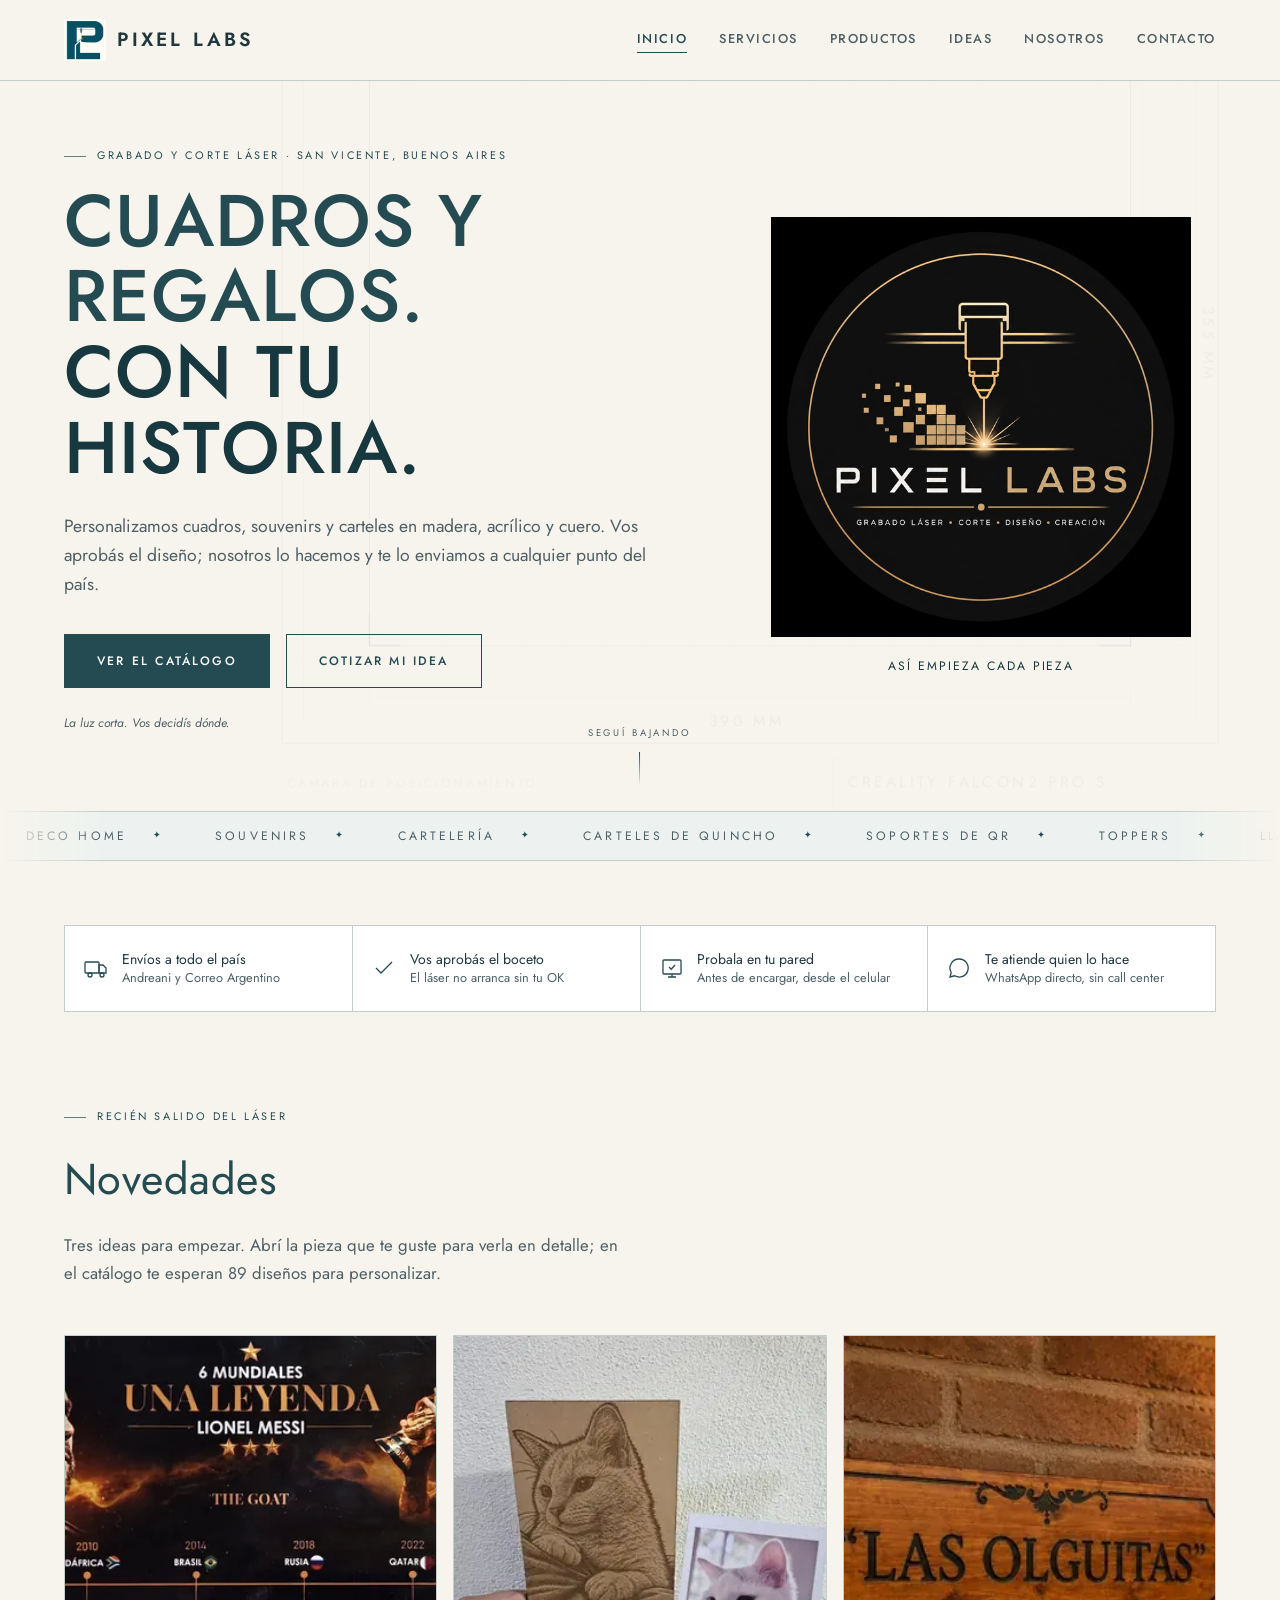
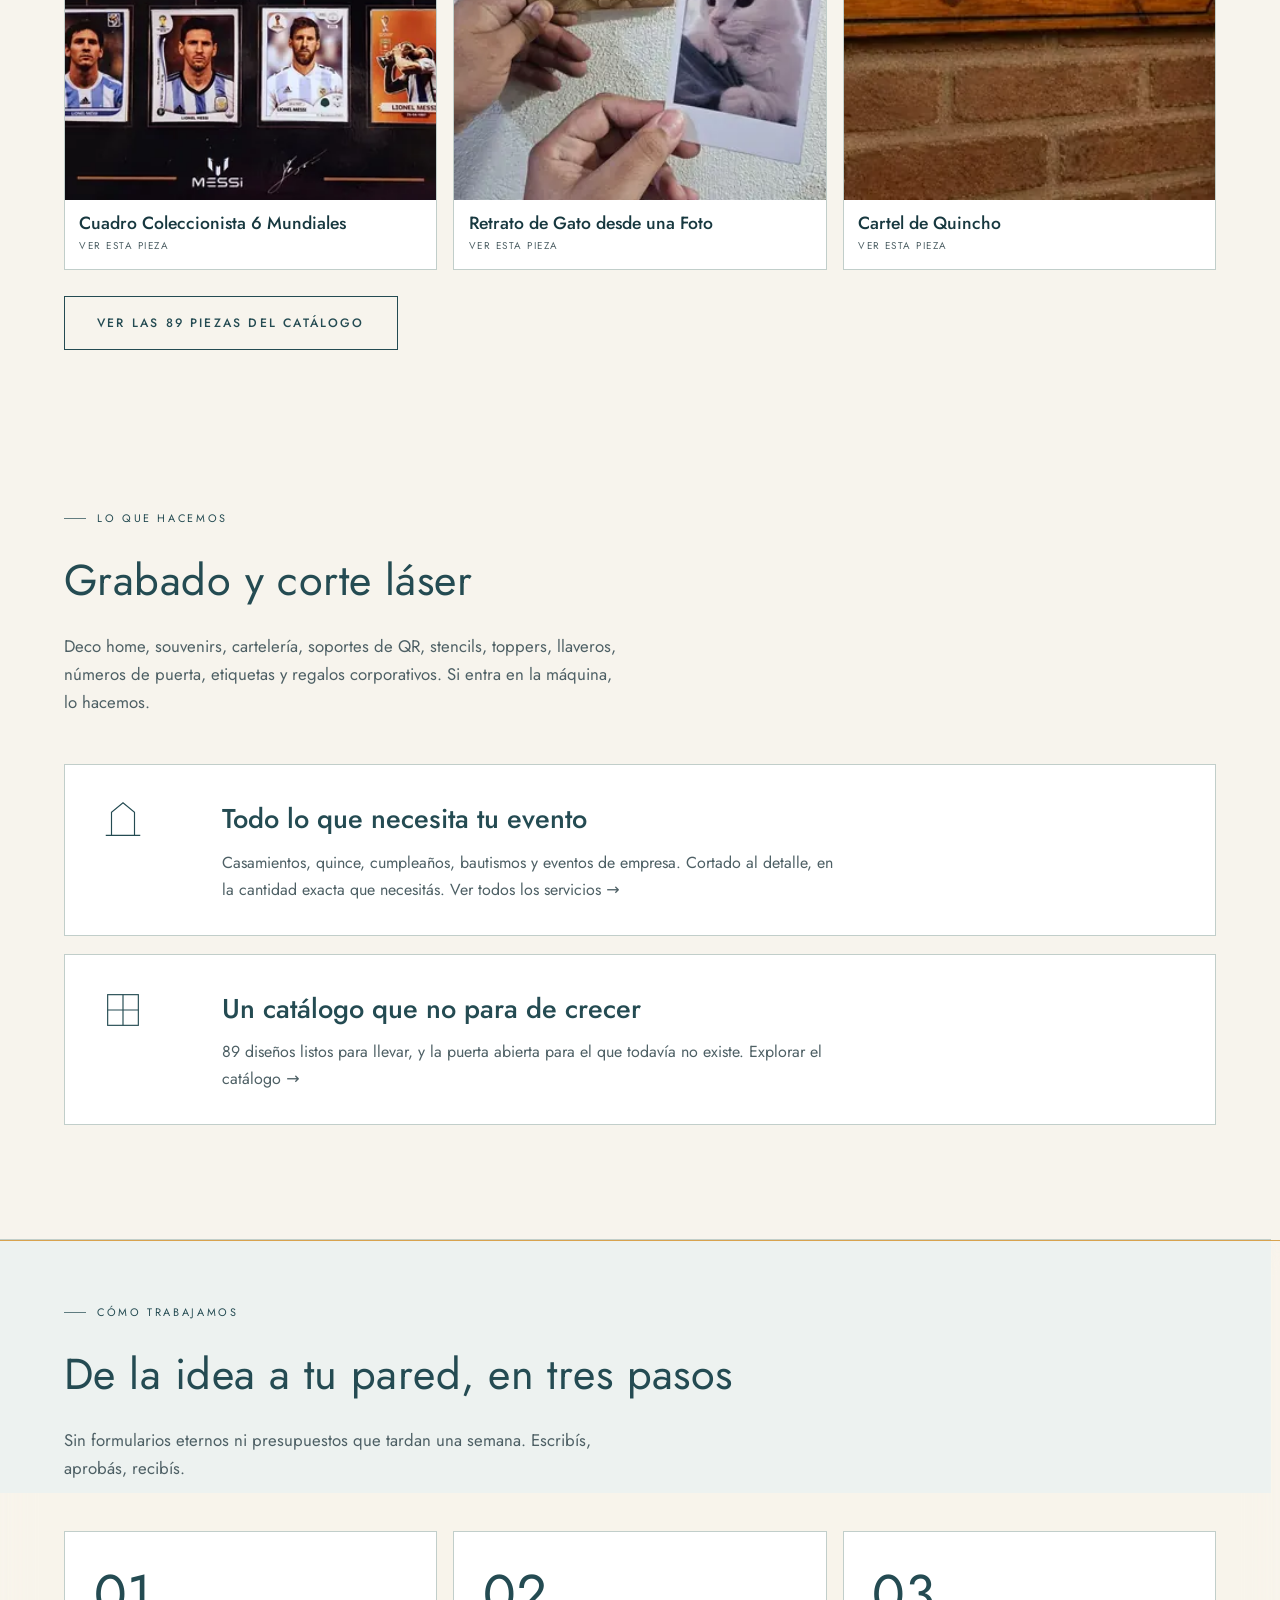
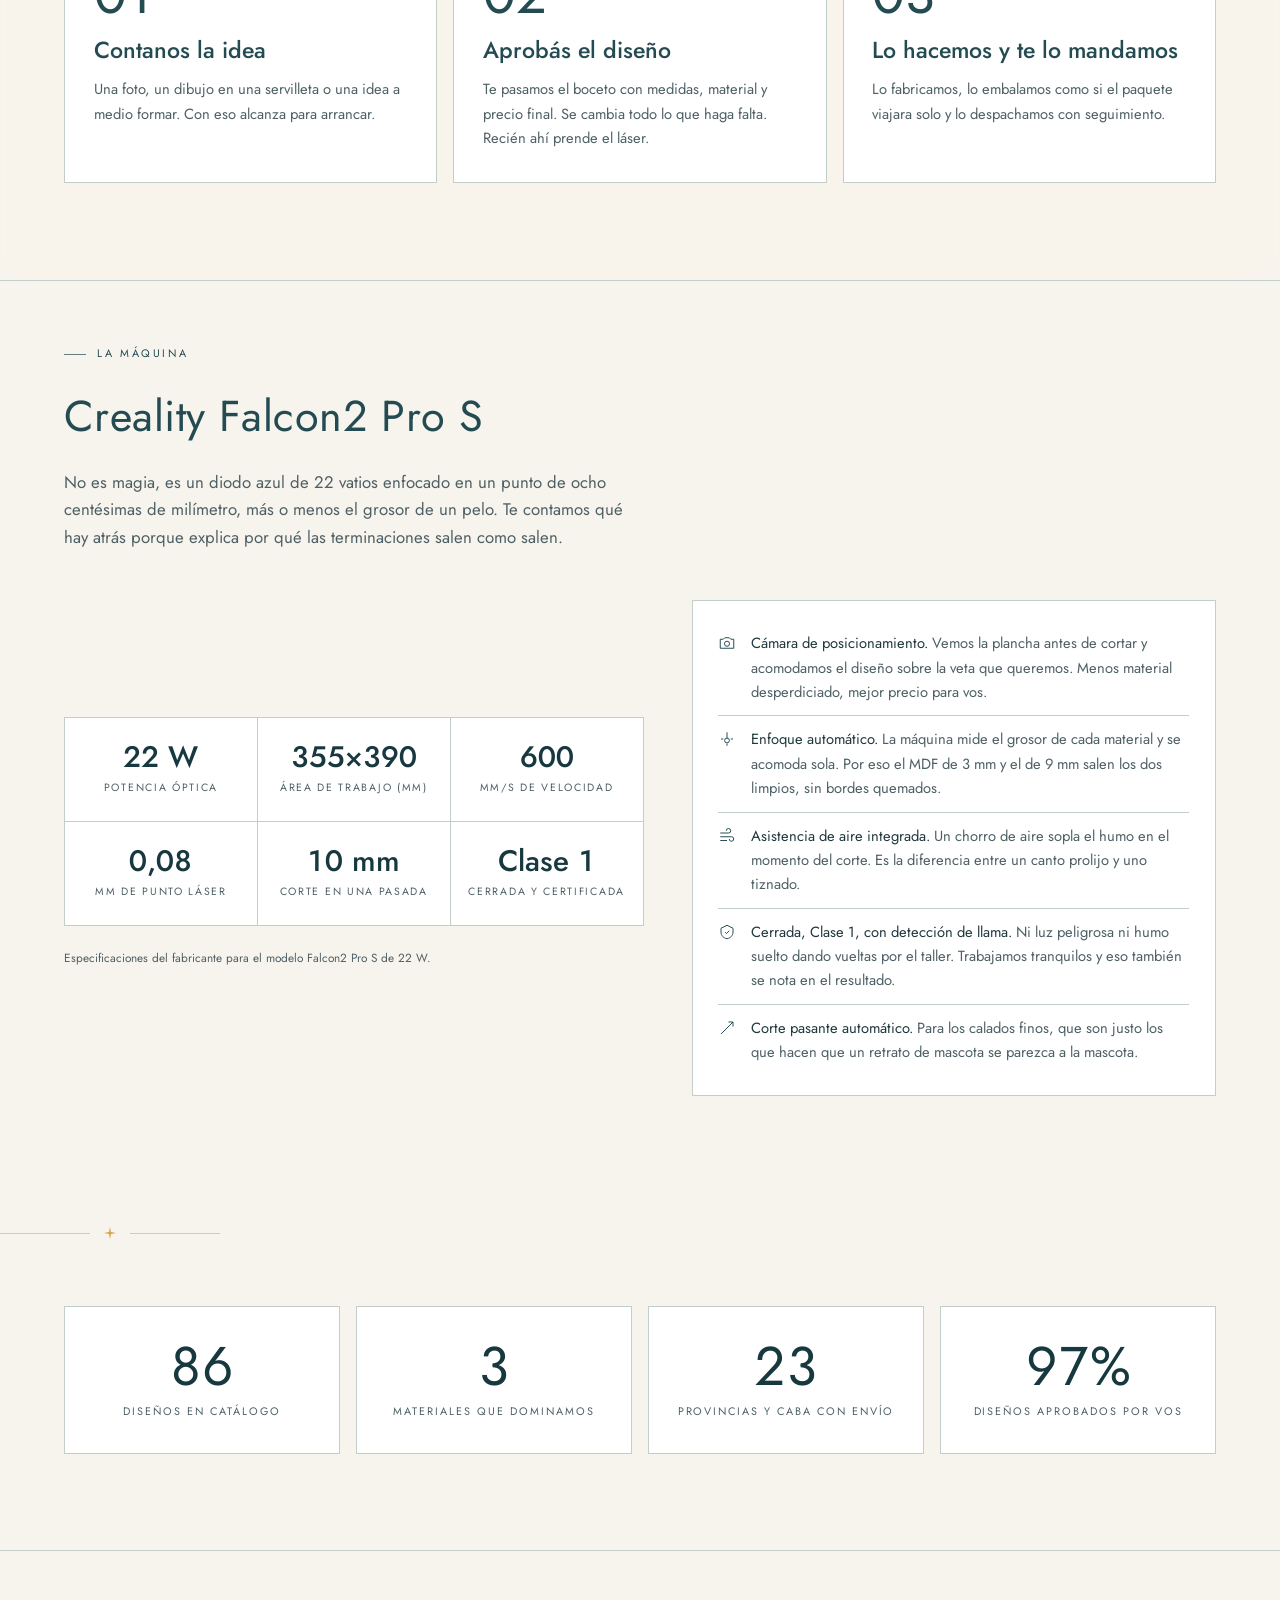
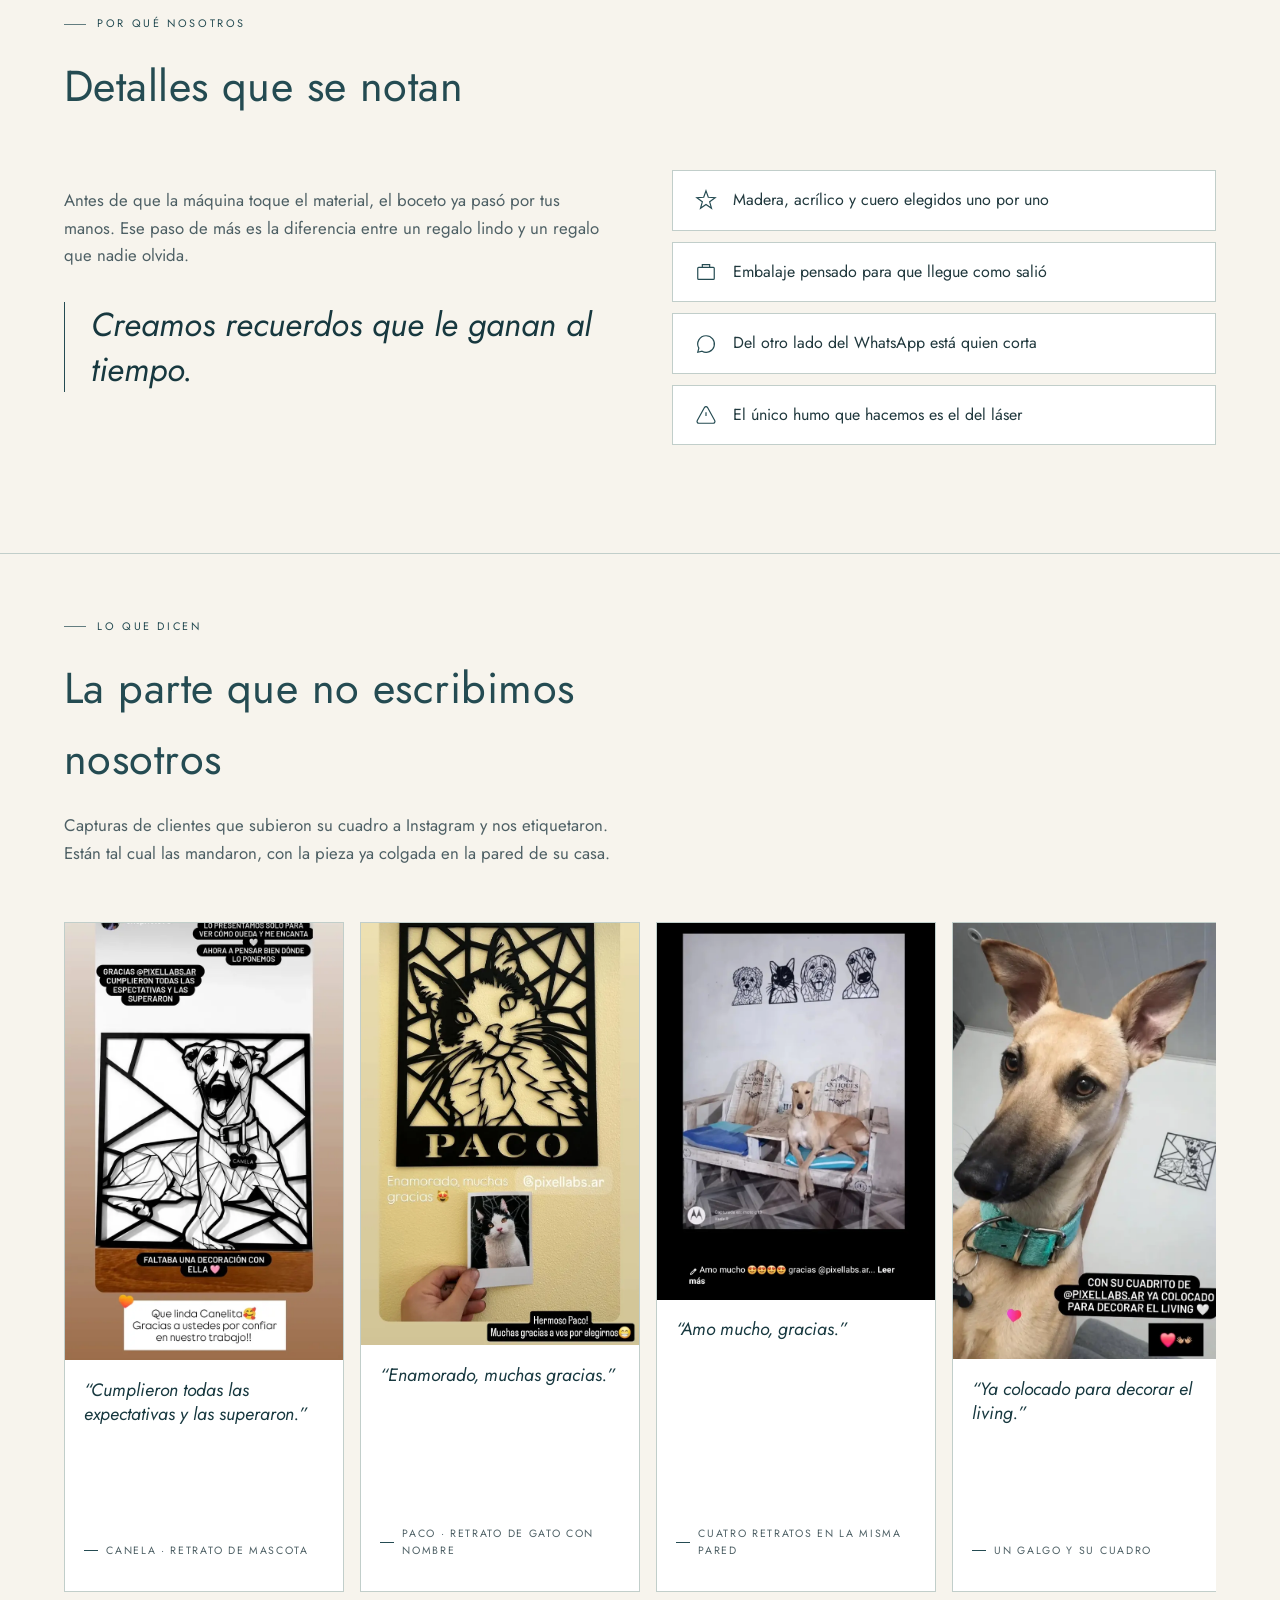
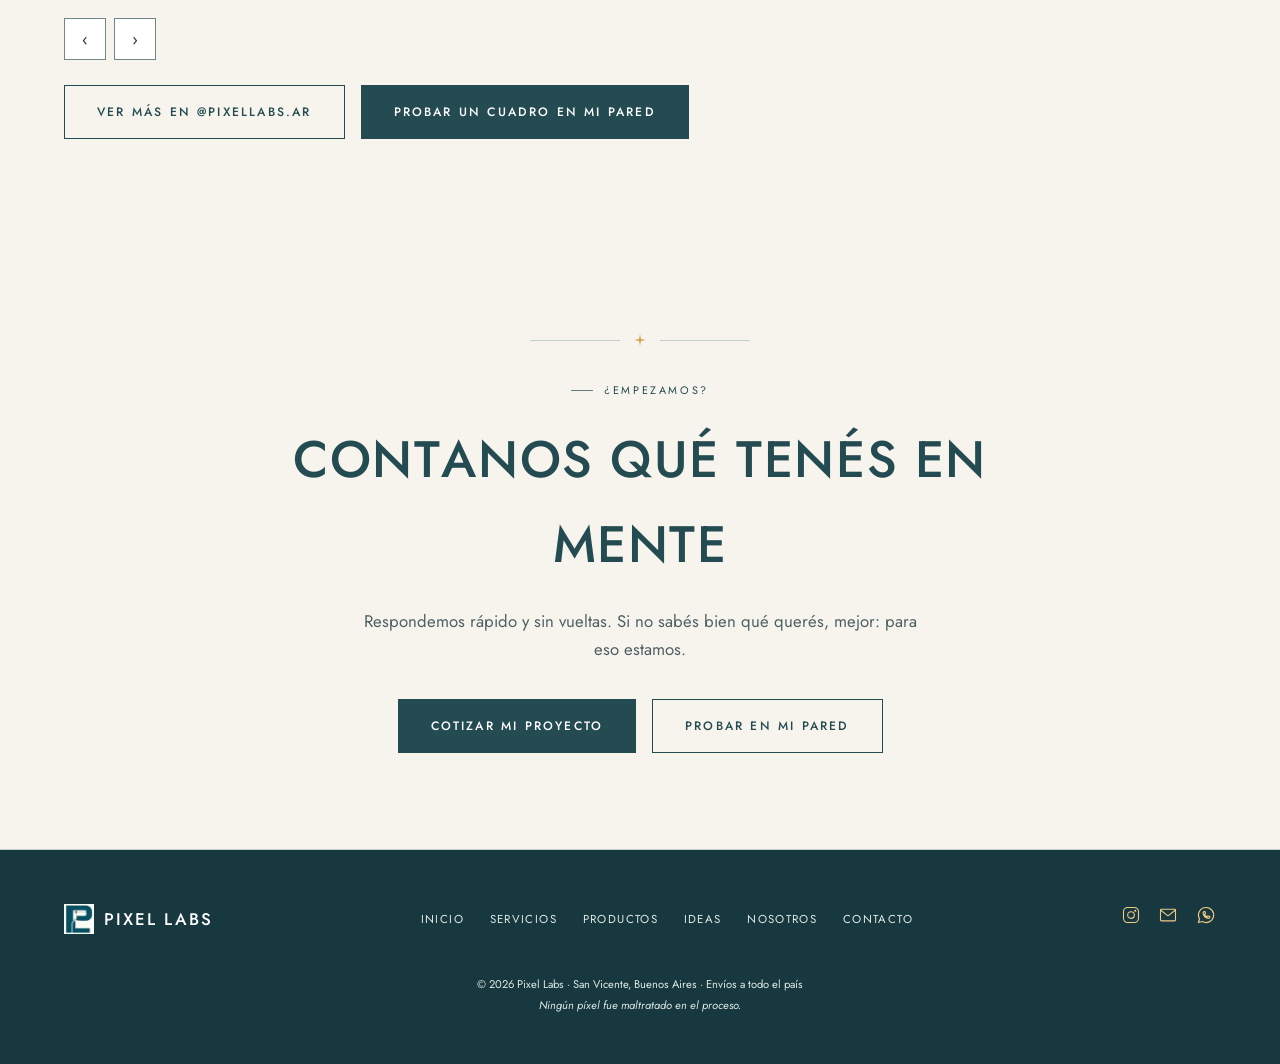
<file: index.html>
<!DOCTYPE html>
<html lang="es-AR">
<head>
<meta charset="UTF-8">
<meta name="viewport" content="width=device-width, initial-scale=1.0">

<!-- Google Tag Manager -->
<script>(function(w,d,s,l,i){w[l]=w[l]||[];w[l].push({'gtm.start':
new Date().getTime(),event:'gtm.js'});var f=d.getElementsByTagName(s)[0],
j=d.createElement(s),dl=l!='dataLayer'?'&l='+l:'';j.async=true;j.src=
'https://www.googletagmanager.com/gtm.js?id='+i+dl;f.parentNode.insertBefore(j,f);
})(window,document,'script','dataLayer','GTM-KTWW93RZ');</script>
<!-- End Google Tag Manager -->

<title>Cuadros y Regalos Personalizados en Corte Láser | Pixel Labs</title>
<meta name="description" content="Cuadros calados, retratos de tu mascota y souvenirs en madera y acrílico. Probá cómo queda en tu pared antes de encargarlo. Envíos a todo el país.">
<meta name="keywords" content="cuadros personalizados, retrato de mascota en madera, regalos personalizados Argentina, souvenirs 15 años, corte láser San Vicente, decoración de pared, regalos corporativos con logo">
<meta name="theme-color" content="#F7F4ED">
<!-- ===== DOMINIO =====
     Estas URLs apuntan a https://www.pixellabs.com.ar
     ORDEN IMPORTANTE al publicar:
       1) conectá pixellabs.com.ar como Custom Domain del Worker en Cloudflare
       2) recién ahí hacé el deploy
     Si deployás antes de conectar el dominio, Google va a leer un canonical
     que todavía no resuelve. Si necesitás publicar ya y conectar el dominio
     después, reemplazá en los 7 HTML + sitemap.xml + robots.txt:
       https://www.pixellabs.com.ar  ->  https://pixel-labs-web.rodrigo-s-diaz09.workers.dev -->
<link rel="canonical" href="https://www.pixellabs.com.ar/">
<meta property="og:url" content="https://www.pixellabs.com.ar/">
<link rel="icon" type="image/png" sizes="512x512" href="favicon-512-petroleo.png">
<link rel="icon" type="image/png" sizes="32x32" href="favicon-32-petroleo.png">
<link rel="apple-touch-icon" href="apple-touch-icon-petroleo.png">
<meta property="og:title" content="Cuadros y Regalos Personalizados en Corte Láser | Pixel Labs">
<meta property="og:description" content="Cuadros calados, retratos de tu mascota y souvenirs en madera y acrílico. Probá cómo queda en tu pared antes de encargarlo. Envíos a todo el país.">
<meta property="og:type" content="website">
<meta property="og:locale" content="es_AR">
<meta property="og:image" content="https://www.pixellabs.com.ar/images/compartir.jpg">
<meta property="og:image:width" content="1200">
<meta property="og:image:height" content="630">
<meta property="og:image:alt" content="Pixel Labs — grabado y corte láser en San Vicente, Buenos Aires">
<meta property="og:site_name" content="Pixel Labs">
<meta name="twitter:card" content="summary_large_image">
<meta name="twitter:image" content="https://www.pixellabs.com.ar/images/compartir.jpg">
<meta name="author" content="Pixel Labs">
<meta name="geo.region" content="AR-B">
<meta name="geo.placename" content="San Vicente, Buenos Aires">
<link rel="preconnect" href="https://fonts.googleapis.com">
<link rel="preconnect" href="https://fonts.gstatic.com" crossorigin>
<link href="https://fonts.googleapis.com/css2?family=Cormorant+Garamond:ital,wght@0,400;0,500;1,500&family=Jost:wght@300;400;500&display=swap" rel="stylesheet">
<link rel="stylesheet" href="style.css?v=20260921-1">
<link rel="stylesheet" href="theme-petroleo.css?v=20260922-1">

<!-- ===================== MEDICIÓN =====================
     Pegá acá tu GA4 y tu Píxel de Meta. El resto ya está cableado:
     script.js dispara el evento "contacto_whatsapp" en CADA clic a WhatsApp.

<script async src="https://www.googletagmanager.com/gtag/js?id=G-XXXXXXX"></script>
<script>
  window.dataLayer=window.dataLayer||[];function gtag(){dataLayer.push(arguments);}
  gtag('js',new Date());gtag('config','G-XXXXXXX');
</script>
     ==================================================== -->
<script type="application/ld+json">
{
  "@context": "https://schema.org",
  "@type": "LocalBusiness",
  "name": "Pixel Labs",
  "url": "https://www.pixellabs.com.ar/",
  "image": [
    "https://www.pixellabs.com.ar/images/taller.jpg",
    "https://www.pixellabs.com.ar/favicon-512.png"
  ],
  "description": "Estudio de grabado y corte láser en madera, acrílico y cuero. Cuadros, souvenirs, cartelería y regalos personalizados, con envíos a todo el país.",
  "address": {"@type": "PostalAddress", "addressLocality": "San Vicente", "addressRegion": "Buenos Aires", "addressCountry": "AR"},
  "areaServed": "AR",
  "telephone": "+542224642172",
  "email": "rodrigo.s.diaz09@gmail.com",
  "sameAs": ["https://instagram.com/PixelLabs.ar"],
  "priceRange": "$$",
  "paymentAccepted": "Transferencia bancaria, Mercado Pago, link de pago",
  "currenciesAccepted": "ARS",
  "hasOfferCatalog": {
    "@type": "OfferCatalog",
    "name": "Servicios de Pixel Labs",
    "itemListElement": [
      {"@type": "Service", "name": "Cuadros y deco en corte láser a medida"},
      {"@type": "Service", "name": "Retratos de mascota a partir de una foto"},
      {"@type": "Service", "name": "Souvenirs personalizados para eventos"},
      {"@type": "Service", "name": "Cartelería y regalos corporativos con logo"},
      {"@type": "Service", "name": "Soportes de QR para mostrador: wifi, redes y reseñas"},
      {"@type": "Service", "name": "Carteles de quincho y casa con nombre personalizado"},
      {"@type": "Service", "name": "Llaveros numerados y señalética para hoteles y alquileres temporarios"}
    ]
  }
}
</script>
</head>
<body>
<!-- Google Tag Manager (noscript) -->
<noscript><iframe src="https://www.googletagmanager.com/ns.html?id=GTM-KTWW93RZ"
title="Google Tag Manager" height="0" width="0" style="display:none;visibility:hidden"></iframe></noscript>
<!-- End Google Tag Manager (noscript) -->
<a class="skip-link" href="#main">Ir al contenido</a>

<div class="boot" aria-hidden="true">
  <div class="boot-inner">
    <div class="boot-mark">Pixel Labs</div>
    <div class="boot-bar"></div>
    <p class="boot-note">Calibrando el láser</p>
  </div>
</div>

<div class="scan-progress" aria-hidden="true"></div>
<div class="grain" aria-hidden="true"></div>
<div class="vignette" aria-hidden="true"></div>
<div class="cursor-ring" aria-hidden="true"></div>
<div class="cursor-dot" aria-hidden="true"></div>
<div class="wipe" aria-hidden="true"></div>

<!-- ==========================================================================
     FONDO: plano técnico de la Creality Falcon2 Pro S 22W, dibujado en vectores.
     Va fijo detrás de todo el contenido. El cabezal recorre el área de trabajo
     y el trazo se dibuja solo, como en un corte real.
     ========================================================================== -->
<div class="blueprint" aria-hidden="true">
<svg viewBox="0 0 1400 1120" xmlns="http://www.w3.org/2000/svg" role="presentation">
  <defs>
    <pattern id="bpGrid" width="40" height="40" patternUnits="userSpaceOnUse">
      <path d="M40 0 H0 V40" class="bp-faint"/>
    </pattern>
    <filter id="bpGlow" x="-160%" y="-160%" width="420%" height="420%">
      <feGaussianBlur stdDeviation="7" result="b"/>
      <feMerge><feMergeNode in="b"/><feMergeNode in="SourceGraphic"/></feMerge>
    </filter>
  </defs>

  <!-- papel milimetrado -->
  <rect x="330" y="215" width="740" height="675" fill="url(#bpGrid)"/>

  <!-- chasis cerrado -->
  <rect x="245" y="120" width="910" height="865" class="bp-line"/>
  <rect x="266" y="141" width="868" height="823" class="bp-faint"/>
  <path d="M245 205 H1155" class="bp-faint"/>
  <path d="M245 900 H1155" class="bp-faint"/>
  <rect x="245" y="120" width="910" height="85" class="bp-fillsoft"/>

  <!-- panel y parada de emergencia -->
  <circle cx="1085" cy="163" r="17" class="bp-line"/>
  <circle cx="1085" cy="163" r="9" class="bp-faint"/>
  <path d="M300 155 H420 M300 172 H380" class="bp-faint"/>
  <text x="300" y="190" class="bp-txt sm">Falcon2 Pro S</text>

  <!-- área de trabajo 355 x 390 mm -->
  <rect x="330" y="215" width="740" height="675" class="bp-line"/>
  <path d="M330 245 V215 H360 M1040 215 H1070 V245 M1070 860 V890 H1040 M360 890 H330 V860" class="bp-strong"/>

  <!-- rieles Y -->
  <path d="M330 215 V890 M1070 215 V890" class="bp-faint"/>
  <path d="M318 215 V890 M1082 215 V890" class="bp-faint"/>

  <!-- pórtico + cabezal -->
  <g class="bp-gantry">
    <path d="M312 250 H1088" class="bp-strong"/>
    <path d="M312 262 H1088" class="bp-faint"/>
    <rect x="306" y="240" width="14" height="24" class="bp-line"/>
    <rect x="1080" y="240" width="14" height="24" class="bp-line"/>
    <g class="bp-head">
      <rect x="352" y="228" width="42" height="52" class="bp-strong"/>
      <rect x="360" y="236" width="26" height="20" class="bp-faint"/>
      <path d="M373 280 V300" class="bp-strong"/>
      <path d="M361 300 H385 L379 314 H367 Z" class="bp-line"/>
      <circle cx="373" cy="322" r="5" fill="#E7CD8F" class="bp-spark" filter="url(#bpGlow)"/>
      <path d="M373 330 V352 M357 340 H389" class="bp-faint"/>
    </g>
  </g>

  <!-- lo que el láser está cortando: un cartel con la marca.
       pathLength normaliza el trazo para que la animación funcione
       sin importar el largo real del contorno. -->
  <g class="bp-sign">
    <path class="bp-path" pathLength="1500"
          d="M492 548 h416 a22 22 0 0 1 22 22 v112 a22 22 0 0 1 -22 22 h-416 a22 22 0 0 1 -22 -22 v-112 a22 22 0 0 1 22 -22 z"/>
    <path class="bp-path bp-path-b" pathLength="1500"
          d="M510 566 h380 a9 9 0 0 1 9 9 v102 a9 9 0 0 1 -9 9 h-380 a9 9 0 0 1 -9 -9 v-102 a9 9 0 0 1 9 -9 z"/>
    <circle cx="512" cy="568" r="5.5" class="bp-faint"/>
    <circle cx="888" cy="568" r="5.5" class="bp-faint"/>
    <circle cx="512" cy="684" r="5.5" class="bp-faint"/>
    <circle cx="888" cy="684" r="5.5" class="bp-faint"/>
    <path d="M700 548 V512 M676 512 h48" class="bp-faint"/>
    <text x="700" y="648" class="bp-sign-txt" text-anchor="middle">PixelLabs</text>
    <text x="700" y="676" class="bp-sign-sub" text-anchor="middle">grabado y corte láser</text>
  </g>

  <!-- cotas -->
  <path d="M330 940 H1070 M330 932 V948 M1070 932 V948" class="bp-faint"/>
  <text x="660" y="968" class="bp-txt">390 mm</text>
  <path d="M1120 215 V890 M1112 215 H1128 M1112 890 H1128" class="bp-faint"/>
  <text x="1140" y="560" class="bp-txt" transform="rotate(90 1140 560)">355 mm</text>

  <!-- rótulo -->
  <path d="M780 1000 H1155 M780 1000 V1085 M780 1042 H1155" class="bp-faint"/>
  <text x="795" y="1028" class="bp-txt">Creality Falcon2 Pro S</text>
  <text x="795" y="1070" class="bp-txt sm">22 W · 455 nm · Clase 1 · 0,08 mm</text>

  <!-- referencias sueltas -->
  <text x="250" y="1028" class="bp-txt sm">Cámara de posicionamiento</text>
  <text x="250" y="1070" class="bp-txt sm">Asistencia de aire integrada</text>
  <circle cx="1040" cy="245" r="9" class="bp-faint"/>
  <path d="M1031 236 L1049 254 M1049 236 L1031 254" class="bp-faint"/>
</svg>
</div>

<!-- BARRA DE ANUNCIO: cambiá el texto y la fecha según la temporada. Para ocultarla, borrá este bloque entero. -->
<div class="announce">
  <span>Día de la Madre · cerramos agenda el 5 de octubre <span class="count-down" data-deadline="2026-10-05T23:59:59-03:00"></span></span>
  <button type="button" class="announce-close" aria-label="Cerrar aviso">✕</button>
</div>

<header class="site-header">
  <a class="brand" href="/">
    <img class="brand-mark" src="images/logo-monograma-2026.png" alt="Pixel Labs — grabado y corte láser" width="40" height="40">
    PIXEL LABS
  </a>
  <nav class="main-nav" id="mainNav">
    <a href="/">Inicio</a>
    <a href="/servicios">Servicios</a>
    <a href="/productos">Productos</a>
    <a href="/ideas">Ideas</a>
    <a href="/nosotros">Nosotros</a>
    <a href="/contacto">Contacto</a>
  </nav>
  <button type="button" class="nav-toggle" id="navToggle" aria-label="Abrir menú" aria-controls="mainNav" aria-expanded="false">☰</button>
</header>

<main id="main">

<section class="hero">
  <canvas class="hero-canvas" id="heroCanvas" aria-hidden="true"></canvas>
  <div class="hero-content">
    <p class="eyebrow">Grabado y corte láser · San Vicente, Buenos Aires</p>
    <h1 data-engrave>Cuadros y regalos.<span class="accent">Con tu historia.</span></h1>
    <p class="lede">Personalizamos cuadros, souvenirs y carteles en madera, acrílico y cuero. Vos aprobás el diseño; nosotros lo hacemos y te lo enviamos a cualquier punto del país.</p>
    <div class="hero-actions">
      <a href="/productos" class="btn btn-solid spark-hover">Ver el catálogo</a>
      <a href="https://wa.me/542224642172?text=%C2%A1Hola%20Pixel%20Labs%21%20Tengo%20una%20idea%20y%20quiero%20cotizarla." target="_blank" rel="noopener" class="btn spark-hover">Cotizar mi idea</a>
    </div>
    <p class="hero-joke">La luz corta. Vos decidís dónde.</p>
  </div>
  <div class="hero-tag">
    <video autoplay muted loop playsinline preload="none" poster="images/logo-hero.png" aria-hidden="true" tabindex="-1">
      <source src="images/logo-hero.mp4" type="video/mp4">
    </video>
    <p class="hero-tag-caption">Así empieza cada pieza</p>
  </div>
  <div class="hero-scroll" aria-hidden="true">Seguí bajando</div>
</section>

<div class="ticker" aria-hidden="true">
  <div class="ticker-track">
    <span>Deco home</span><span>Souvenirs</span><span>Cartelería</span><span>Carteles de quincho</span><span>Soportes de QR</span><span>Toppers</span><span>Llaveros</span><span>Números de puerta</span><span>Etiquetas</span><span>Stencils</span><span>Retratos de mascota</span><span>Regalos corporativos</span>
    <span>Deco home</span><span>Souvenirs</span><span>Cartelería</span><span>Carteles de quincho</span><span>Soportes de QR</span><span>Toppers</span><span>Llaveros</span><span>Números de puerta</span><span>Etiquetas</span><span>Stencils</span><span>Retratos de mascota</span><span>Regalos corporativos</span>
  </div>
</div>

<section class="pb-2">
  <div class="trust-bar" data-reveal>
  <div class="trust-item">
    <svg viewBox="0 0 24 24" fill="none" stroke="currentColor" stroke-width="1.3" aria-hidden="true"><rect x="1" y="6" width="14" height="11" rx="1"/><path d="M15 9h4l3 3v5h-7z"/><circle cx="6" cy="19" r="2"/><circle cx="18" cy="19" r="2"/></svg>
    <span><b>Envíos a todo el país</b>Andreani y Correo Argentino</span>
  </div>
  <div class="trust-item">
    <svg viewBox="0 0 24 24" fill="none" stroke="currentColor" stroke-width="1.3" aria-hidden="true"><path d="M20 6 9 17l-5-5"/></svg>
    <span><b>Vos aprobás el boceto</b>El láser no arranca sin tu OK</span>
  </div>
  <div class="trust-item">
    <svg viewBox="0 0 24 24" fill="none" stroke="currentColor" stroke-width="1.3" aria-hidden="true"><rect x="3" y="4" width="18" height="14" rx="1"/><path d="M8 21h8M12 18v3"/><path d="M9 11l2.2 2.2L15 9"/></svg>
    <span><b>Probala en tu pared</b>Antes de encargar, desde el celular</span>
  </div>
  <div class="trust-item">
    <svg viewBox="0 0 24 24" fill="none" stroke="currentColor" stroke-width="1.3" aria-hidden="true"><path d="M12 3a9 9 0 0 0-7.8 13.5L3 21l4.7-1.2A9 9 0 1 0 12 3z"/></svg>
    <span><b>Te atiende quien lo hace</b>WhatsApp directo, sin call center</span>
  </div>
</div>
</section>


<section class="novedades" aria-labelledby="t-novedades">
  <div class="section-head" data-reveal>
    <p class="eyebrow">Recién salido del láser</p>
    <h2 id="t-novedades" data-engrave>Novedades</h2>
    <p class="lede">Tres ideas para empezar. Abrí la pieza que te guste para verla en detalle;
    en el catálogo te esperan 89 diseños para personalizar.</p>
  </div>
  <div class="nov-grid">
    <article class="nov-item" data-reveal="zoom">
      <a class="nov-link" href="/productos?pieza=cuadro-coleccionista-6-mundiales">
        <span class="nov-foto">
          <span class="nov-sello" data-fecha="2026-09-15" hidden>Nuevo</span>
          <img src="images/thumb/cuadro-coleccionista-6-mundiales.webp" width="560" height="560" decoding="async" alt="Cuadro para coleccionistas con seis espacios para pegar las figuritas de los mundiales 2006 a 2026 — Pixel Labs" loading="lazy">
        </span>
        <span class="nov-pie">
          <span class="nov-n">Cuadro Coleccionista 6 Mundiales</span>
          <span class="nov-ver">Ver esta pieza</span>
        </span>
      </a>
    </article>
    <article class="nov-item" data-reveal="zoom" style="--d:110ms">
      <a class="nov-link" href="/productos?pieza=cuadro-mascota-gato-desde-foto">
        <span class="nov-foto">
          <span class="nov-sello" data-fecha="2026-09-15" hidden>Nuevo</span>
          <img src="images/thumb/cuadro-mascota-gato-desde-foto.webp" width="560" height="560" decoding="async" alt="Retrato de un gato grabado a láser en madera junto a la foto original que se usó de modelo — Pixel Labs" loading="lazy">
        </span>
        <span class="nov-pie">
          <span class="nov-n">Retrato de Gato desde una Foto</span>
          <span class="nov-ver">Ver esta pieza</span>
        </span>
      </a>
    </article>
    <article class="nov-item" data-reveal="zoom" style="--d:220ms">
      <a class="nov-link" href="/productos?pieza=carteleria-quincho-nombre">
        <span class="nov-foto">
          <span class="nov-sello" data-fecha="2026-09-08" hidden>Nuevo</span>
          <img src="images/thumb/carteleria-quincho-nombre.webp" width="560" height="560" decoding="async" alt="Cartel de quincho en madera con el nombre de la familia en corte láser — Pixel Labs" loading="lazy">
        </span>
        <span class="nov-pie">
          <span class="nov-n">Cartel de Quincho</span>
          <span class="nov-ver">Ver esta pieza</span>
        </span>
      </a>
    </article>
  </div>
  <div class="mt-16" data-reveal>
    <a href="/productos" class="btn spark-hover">Ver las 89 piezas del catálogo</a>
  </div>
</section>


<section aria-labelledby="t-servicios">
  <div class="section-head" data-reveal>
    <p class="eyebrow">Lo que hacemos</p>
    <h2 id="t-servicios" data-engrave>Grabado y corte láser</h2>
    <p class="lede">Deco home, souvenirs, cartelería, soportes de QR, stencils, toppers, llaveros, números de puerta, etiquetas y regalos corporativos. Si entra en la máquina, lo hacemos.</p>
  </div>

  <div class="service-row" data-reveal>
    <svg class="service-icon" viewBox="0 0 48 48" fill="none" aria-hidden="true"><path d="M6 40 L42 40 M12 40 V16 L24 6 L36 16 V40" stroke="currentColor" stroke-width="1.2"/></svg>
    <div>
      <h3>Todo lo que necesita tu evento</h3>
      <p>Casamientos, quince, cumpleaños, bautismos y eventos de empresa. Cortado al detalle, en la cantidad exacta que necesitás. <a href="/servicios">Ver todos los servicios →</a></p>
    </div>
  </div>
  <div class="service-row" data-reveal style="--d:90ms">
    <svg class="service-icon" viewBox="0 0 48 48" fill="none" aria-hidden="true"><rect x="8" y="8" width="32" height="32" stroke="currentColor" stroke-width="1.2"/><path d="M8 24 H40 M24 8 V40" stroke="currentColor" stroke-width="1.2"/></svg>
    <div>
      <h3>Un catálogo que no para de crecer</h3>
      <p>89 diseños listos para llevar, y la puerta abierta para el que todavía no existe. <a href="/productos">Explorar el catálogo →</a></p>
    </div>
  </div>
</section>

<section class="section-glass" aria-labelledby="t-proceso">
  <div class="section-head" data-reveal>
    <p class="eyebrow">Cómo trabajamos</p>
    <h2 id="t-proceso" data-engrave>De la idea a tu pared, en tres pasos</h2>
    <p class="lede">Sin formularios eternos ni presupuestos que tardan una semana. Escribís, aprobás, recibís.</p>
  </div>
  <div class="steps">
    <article class="step" data-reveal>
      <span class="step-n">01</span>
      <h3>Contanos la idea</h3>
      <p>Una foto, un dibujo en una servilleta o una idea a medio formar. Con eso alcanza para arrancar.</p>
    </article>
    <article class="step" data-reveal style="--d:100ms">
      <span class="step-n">02</span>
      <h3>Aprobás el diseño</h3>
      <p>Te pasamos el boceto con medidas, material y precio final. Se cambia todo lo que haga falta. Recién ahí prende el láser.</p>
    </article>
    <article class="step" data-reveal style="--d:200ms">
      <span class="step-n">03</span>
      <h3>Lo hacemos y te lo mandamos</h3>
      <p>Lo fabricamos, lo embalamos como si el paquete viajara solo y lo despachamos con seguimiento.</p>
    </article>
  </div>
</section>


<div class="hr-divider"></div>

<section aria-labelledby="t-maquina">
  <div class="section-head" data-reveal>
    <p class="eyebrow">La máquina</p>
    <h2 id="t-maquina" data-engrave>Creality Falcon2 Pro S</h2>
    <p class="lede">No es magia, es un diodo azul de 22 vatios enfocado en un punto de ocho centésimas de milímetro, más o menos el grosor de un pelo. Te contamos qué hay atrás porque explica por qué las terminaciones salen como salen.</p>
  </div>

  <div class="machine-grid">
    <div data-reveal="left">
      <div class="machine-specs">
        <div class="spec"><b>22 W</b><span>Potencia óptica</span></div>
        <div class="spec"><b>355×390</b><span>Área de trabajo (mm)</span></div>
        <div class="spec"><b>600</b><span>mm/s de velocidad</span></div>
        <div class="spec"><b>0,08</b><span>mm de punto láser</span></div>
        <div class="spec"><b>10 mm</b><span>Corte en una pasada</span></div>
        <div class="spec"><b>Clase 1</b><span>Cerrada y certificada</span></div>
      </div>
      <p class="machine-note">Especificaciones del fabricante para el modelo Falcon2 Pro S de 22 W.</p>
    </div>

    <div data-reveal="right">
      <ul class="machine-list">
        <li>
          <svg viewBox="0 0 24 24" fill="none" stroke="currentColor" stroke-width="1.3" aria-hidden="true"><path d="M3 7h4l2-2h6l2 2h4v12H3z"/><circle cx="12" cy="13" r="3.4"/></svg>
          <span><b>Cámara de posicionamiento.</b> Vemos la plancha antes de cortar y acomodamos el diseño sobre la veta que queremos. Menos material desperdiciado, mejor precio para vos.</span>
        </li>
        <li>
          <svg viewBox="0 0 24 24" fill="none" stroke="currentColor" stroke-width="1.3" aria-hidden="true"><path d="M12 3v8M12 21v-3M4 12h3M17 12h3"/><circle cx="12" cy="14" r="3.2"/></svg>
          <span><b>Enfoque automático.</b> La máquina mide el grosor de cada material y se acomoda sola. Por eso el MDF de 3 mm y el de 9 mm salen los dos limpios, sin bordes quemados.</span>
        </li>
        <li>
          <svg viewBox="0 0 24 24" fill="none" stroke="currentColor" stroke-width="1.3" aria-hidden="true"><path d="M3 8h11a3 3 0 1 0-3-3M3 13h15a3 3 0 1 1-3 3M3 18h9"/></svg>
          <span><b>Asistencia de aire integrada.</b> Un chorro de aire sopla el humo en el momento del corte. Es la diferencia entre un canto prolijo y uno tiznado.</span>
        </li>
        <li>
          <svg viewBox="0 0 24 24" fill="none" stroke="currentColor" stroke-width="1.3" aria-hidden="true"><path d="M12 3l8 4v5c0 5-3.4 8-8 9-4.6-1-8-4-8-9V7z"/><path d="M9.5 12.2l1.9 1.9 3.6-3.8"/></svg>
          <span><b>Cerrada, Clase 1, con detección de llama.</b> Ni luz peligrosa ni humo suelto dando vueltas por el taller. Trabajamos tranquilos y eso también se nota en el resultado.</span>
        </li>
        <li>
          <svg viewBox="0 0 24 24" fill="none" stroke="currentColor" stroke-width="1.3" aria-hidden="true"><path d="M4 20 20 4M14 4h6v6"/></svg>
          <span><b>Corte pasante automático.</b> Para los calados finos, que son justo los que hacen que un retrato de mascota se parezca a la mascota.</span>
        </li>
      </ul>
    </div>
  </div>
</section>

<div class="spark-divider"><svg viewBox="0 0 12 12" aria-hidden="true"><path d="M6 0 L7 5 L12 6 L7 7 L6 12 L5 7 L0 6 L5 5 Z" fill="currentColor"/></svg></div>

<!-- Acá iba la galería fija "Objetos que ya tienen dueño". La reemplazó
     Novedades, más arriba. Ver el comentario de NOVEDADES en build.py. -->

<section class="pt-2">
  <div class="stats">
    <div class="stat" data-reveal><span class="stat-n" data-count="89" data-suffix="">89</span><span class="stat-l">Diseños en catálogo</span></div>
    <div class="stat" data-reveal style="--d:80ms"><span class="stat-n" data-count="3">3</span><span class="stat-l">Materiales que dominamos</span></div>
    <div class="stat" data-reveal style="--d:160ms"><span class="stat-n" data-count="24">24</span><span class="stat-l">Provincias y CABA con envío</span></div>
    <div class="stat" data-reveal style="--d:240ms"><span class="stat-n" data-count="100" data-suffix="%">100%</span><span class="stat-l">Diseños aprobados por vos</span></div>
  </div>
</section>

<div class="hr-divider"></div>

<section aria-labelledby="t-porque">
  <div class="section-head" data-reveal>
    <p class="eyebrow">Por qué nosotros</p>
    <h2 id="t-porque" data-engrave>Detalles que se notan</h2>
  </div>
  <div class="about-grid">
    <div data-reveal="left">
      <p class="lede">Antes de que la máquina toque el material, el boceto ya pasó por tus manos. Ese paso de más es la diferencia entre un regalo lindo y un regalo que nadie olvida.</p>
      <blockquote class="pull-quote">Creamos recuerdos que le ganan al tiempo.</blockquote>
    </div>
    <div data-reveal="right">
      <div class="contact-info-row"><svg viewBox="0 0 24 24" fill="none" stroke="currentColor" stroke-width="1.3" aria-hidden="true"><path d="M12 2 L14.5 9 L22 9.5 L16 14 L18 21 L12 17 L6 21 L8 14 L2 9.5 L9.5 9 Z"/></svg><span>Madera, acrílico y cuero elegidos uno por uno</span></div>
      <div class="contact-info-row"><svg viewBox="0 0 24 24" fill="none" stroke="currentColor" stroke-width="1.3" aria-hidden="true"><rect x="3" y="7" width="18" height="13" rx="1"/><path d="M8 7 V4 H16 V7"/></svg><span>Embalaje pensado para que llegue como salió</span></div>
      <div class="contact-info-row"><svg viewBox="0 0 24 24" fill="none" stroke="currentColor" stroke-width="1.3" aria-hidden="true"><path d="M12 3a9 9 0 0 0-7.8 13.5L3 21l4.7-1.2A9 9 0 1 0 12 3z"/></svg><span>Del otro lado del WhatsApp está quien corta</span></div>
      <div class="contact-info-row"><svg viewBox="0 0 24 24" fill="none" stroke="currentColor" stroke-width="1.3" aria-hidden="true"><path d="M12 9v4M12 17h.01M10.3 3.9 2.5 18a2 2 0 0 0 1.8 3h15.4a2 2 0 0 0 1.8-3L13.7 3.9a2 2 0 0 0-3.4 0Z"/></svg><span>El único humo que hacemos es el del láser</span></div>
    </div>
  </div>
</section>

<div class="hr-divider"></div>

<!-- ==========================================================================
     RESEÑAS — capturas reales de historias que subieron clientes y en las
     que etiquetaron a @PixelLabs.ar. No hay una sola palabra escrita por
     nosotros. Para sumar más: poné el .webp en images/resenas/ y copiá
     una tarjeta de estas cambiando el archivo, la frase y el epígrafe.
     ========================================================================== -->
<section aria-labelledby="t-resenas">
  <div class="section-head" data-reveal>
    <p class="eyebrow">Lo que dicen</p>
    <h2 id="t-resenas" data-engrave>La parte que no escribimos nosotros</h2>
    <p class="lede">Capturas de clientes que subieron su cuadro a Instagram y nos etiquetaron. Están tal cual las mandaron, con la pieza ya colgada en la pared de su casa.</p>
  </div>

  <div class="stories-wrap">
    <section class="stories" id="stories" aria-label="Reseñas de clientes">
      <article class="story" data-reveal="zoom" style="--d:0ms">
        <figure><img src="images/resenas/canela.webp" alt="Captura de un cliente mostrando su cuadro de la perra Canela colgado en casa" loading="lazy" decoding="async" width="700" height="1100"></figure>
        <div class="story-body">
          <p class="story-quote">“Cumplieron todas las expectativas y las superaron.”</p>
          <p class="story-meta">Canela · retrato de mascota</p>
        </div>
      </article>
      <article class="story" data-reveal="zoom" style="--d:60ms">
        <figure><img src="images/resenas/paco.webp" alt="Captura de un cliente con el cuadro del gato Paco junto a la foto original" loading="lazy" decoding="async" width="725" height="1100"></figure>
        <div class="story-body">
          <p class="story-quote">“Enamorado, muchas gracias.”</p>
          <p class="story-meta">Paco · retrato de gato con nombre</p>
        </div>
      </article>
      <article class="story" data-reveal="zoom" style="--d:120ms">
        <figure><img src="images/resenas/cuatro-cuadros.webp" alt="Cuatro retratos de mascotas colgados en fila sobre la pared del living de un cliente" loading="lazy" decoding="async" width="760" height="1029"></figure>
        <div class="story-body">
          <p class="story-quote">“Amo mucho, gracias.”</p>
          <p class="story-meta">Cuatro retratos en la misma pared</p>
        </div>
      </article>
      <article class="story" data-reveal="zoom" style="--d:180ms">
        <figure><img src="images/resenas/galgo-living.webp" alt="Un galgo en primer plano y detrás, en la pared, su propio retrato en corte láser" loading="lazy" decoding="async" width="701" height="1100"></figure>
        <div class="story-body">
          <p class="story-quote">“Ya colocado para decorar el living.”</p>
          <p class="story-meta">Un galgo y su cuadro</p>
        </div>
      </article>
      <article class="story" data-reveal="zoom" style="--d:240ms">
        <figure><img src="images/resenas/pedacito-de-cielo.webp" alt="Retrato de un cachorro en corte láser apoyado en la pared, junto a la foto que lo originó" loading="lazy" decoding="async" width="760" height="994"></figure>
        <div class="story-body">
          <p class="story-quote">“Mi pedacito de cielo.”</p>
          <p class="story-meta">Retrato hecho desde una foto</p>
        </div>
      </article>
      <article class="story" data-reveal="zoom" style="--d:300ms">
        <figure><img src="images/resenas/gracias.webp" alt="Retrato de un perro en corte láser ya colgado en la pared de un cliente" loading="lazy" decoding="async" width="644" height="1100"></figure>
        <div class="story-body">
          <p class="story-quote">“¡Gracias!”</p>
          <p class="story-meta">Colgado y listo</p>
        </div>
      </article>
      <article class="story" data-reveal="zoom" style="--d:360ms">
        <figure><img src="images/resenas/mendoza.webp" alt="Retrato de un perro junto a la foto original, enviado a la provincia de Mendoza" loading="lazy" decoding="async" width="602" height="1100"></figure>
        <div class="story-body">
          <p class="story-nota">Este viajó más de mil kilómetros. Despachamos por Correo Argentino a todo el país.</p>
          <p class="story-meta">Un pedido que llegó a Mendoza</p>
        </div>
      </article>
    </section>
    <div class="stories-nav">
      <button type="button" data-dir="-1" aria-label="Ver reseñas anteriores"><span aria-hidden="true">‹</span></button>
      <button type="button" data-dir="1" aria-label="Ver reseñas siguientes"><span aria-hidden="true">›</span></button>
    </div>
  </div>

  <div class="hero-actions mt-16" data-reveal>
    <a href="https://instagram.com/PixelLabs.ar" target="_blank" rel="noopener" class="btn spark-hover">Ver más en @PixelLabs.ar</a>
    <a href="/productos#probador" class="btn btn-solid spark-hover">Probar un cuadro en mi pared</a>
  </div>
</section>

<section class="cta-final">
  <div class="spark-divider centered"><svg viewBox="0 0 12 12" aria-hidden="true"><path d="M6 0 L7 5 L12 6 L7 7 L6 12 L5 7 L0 6 L5 5 Z" fill="currentColor"/></svg></div>
  <p class="eyebrow centered">¿Empezamos?</p>
  <h2 data-engrave>Contanos qué tenés en mente</h2>
  <p class="lede">Respondemos rápido y sin vueltas. Si no sabés bien qué querés, mejor: para eso estamos.</p>
  <div class="hero-actions">
    <a href="https://wa.me/542224642172?text=%C2%A1Hola%20Pixel%20Labs%21%20Quiero%20cotizar%20un%20proyecto." target="_blank" rel="noopener" class="btn btn-solid spark-hover">Cotizar mi proyecto</a>
    <a href="/productos#probador" class="btn spark-hover">Probar en mi pared</a>
  </div>
</section></main>

<!-- Vista ampliada del catálogo -->
<div class="lightbox" id="lightbox" role="dialog" aria-modal="true" aria-label="Vista ampliada de la pieza">
  <button class="lb-close" type="button" aria-label="Cerrar">✕</button>
  <button class="lb-nav lb-prev" type="button" aria-label="Anterior">‹</button>
  <button class="lb-nav lb-next" type="button" aria-label="Siguiente">›</button>
  <div class="lb-inner">
    <figure class="lb-fig"><img id="lbImg" src="[data-uri]" alt=""></figure>
    <div class="lb-side">
      <p class="lb-cat" id="lbCat"></p>
      <h3 class="lb-title" id="lbTitle">Detalle de la pieza</h3>
      <p class="lb-desc" id="lbDesc"></p>
      <p class="lb-assurance">Boceto aprobado por vos · Envíos a todo el país</p>
      <a class="btn btn-solid spark-hover" id="lbWa" href="#" target="_blank" rel="noopener">Cotizar esta pieza</a>
      <button class="btn spark-hover" type="button" id="lbPick">Agregar a mi selección</button>
      <button class="btn spark-hover" type="button" id="lbTry" hidden>Verla en mi pared</button>
      <button class="btn spark-hover" type="button" id="lbShare" hidden>Compartir pieza</button>
      <input class="lb-link" id="lbLink" type="text" readonly hidden aria-label="Enlace de esta pieza">
      <p class="lb-status" id="lbStatus" role="status" aria-live="polite"></p>
    </div>
  </div>
</div>

<!-- Bandeja: varias piezas en un solo mensaje -->
<div class="tray" id="tray" role="status" aria-live="polite">
  <span class="tray-n" id="trayN">0</span>
  <span class="tray-t"><b id="trayTitle">piezas elegidas</b><span>Te las mandamos todas en un solo mensaje</span></span>
  <a class="btn btn-solid spark-hover" id="trayGo" href="#" target="_blank" rel="noopener">Cotizar todo</a>
  <button class="tray-clear" type="button" id="trayClear">Vaciar</button>
</div>

<a class="fab" href="https://wa.me/542224642172?text=%C2%A1Hola%20Pixel%20Labs%21%20Quiero%20hacer%20una%20consulta." target="_blank" rel="noopener" aria-label="Escribinos por WhatsApp">
  <span class="fab-label">Escribinos, contestamos</span>
  <svg viewBox="0 0 24 24" fill="none" stroke="currentColor" stroke-width="1.4" aria-hidden="true"><path d="M12 3a9 9 0 0 0-7.8 13.5L3 21l4.7-1.2A9 9 0 1 0 12 3z"/><path d="M8.5 9.3c0 4 3.2 6.7 6.7 6.7c1 0 1.3-.7 1.3-1.3v-1l-2.3-.6-1 1a5 5 0 0 1-2.8-2.8l1-1-.6-2.3h-1c-.6 0-1.3.3-1.3 1.3z"/></svg>
</a>

<footer class="site-footer">
  <div class="footer-brand">
    <img src="images/logo-monograma-2026.png" alt="" width="30" height="30">
    <span>Pixel Labs</span>
  </div>
  <div class="footer-links">
    <a href="/">Inicio</a>
    <a href="/servicios">Servicios</a>
    <a href="/productos">Productos</a>
    <a href="/ideas">Ideas</a>
    <a href="/nosotros">Nosotros</a>
    <a href="/contacto">Contacto</a>
  </div>
  <div class="footer-social">
    <a href="https://instagram.com/PixelLabs.ar" target="_blank" rel="noopener" aria-label="Instagram"><svg viewBox="0 0 24 24" fill="none" stroke="currentColor" stroke-width="1.3" aria-hidden="true"><rect x="3" y="3" width="18" height="18" rx="5"/><circle cx="12" cy="12" r="4"/><circle cx="17.2" cy="6.8" r="0.6" fill="currentColor"/></svg></a>
    <a href="mailto:rodrigo.s.diaz09@gmail.com" aria-label="Email"><svg viewBox="0 0 24 24" fill="none" stroke="currentColor" stroke-width="1.3" aria-hidden="true"><rect x="3" y="5" width="18" height="14" rx="1"/><path d="M3 6 L12 13 L21 6"/></svg></a>
    <a href="https://wa.me/542224642172?text=%C2%A1Hola%20Pixel%20Labs%21%20Quiero%20hacer%20una%20consulta." target="_blank" rel="noopener" aria-label="WhatsApp"><svg viewBox="0 0 24 24" fill="none" stroke="currentColor" stroke-width="1.4" aria-hidden="true"><path d="M12 3a9 9 0 0 0-7.8 13.5L3 21l4.7-1.2A9 9 0 1 0 12 3z"/><path d="M8.5 9.3c0 4 3.2 6.7 6.7 6.7c1 0 1.3-.7 1.3-1.3v-1l-2.3-.6-1 1a5 5 0 0 1-2.8-2.8l1-1-.6-2.3h-1c-.6 0-1.3.3-1.3 1.3z"/></svg></a>
  </div>
  <p class="footer-copy">
    © 2026 Pixel Labs · San Vicente, Buenos Aires · Envíos a todo el país
    <span class="joke">Ningún píxel fue maltratado en el proceso.</span>
  </p>
</footer>

<script src="script.js?v=20260923-deco"></script>
</body>
</html>
</file>
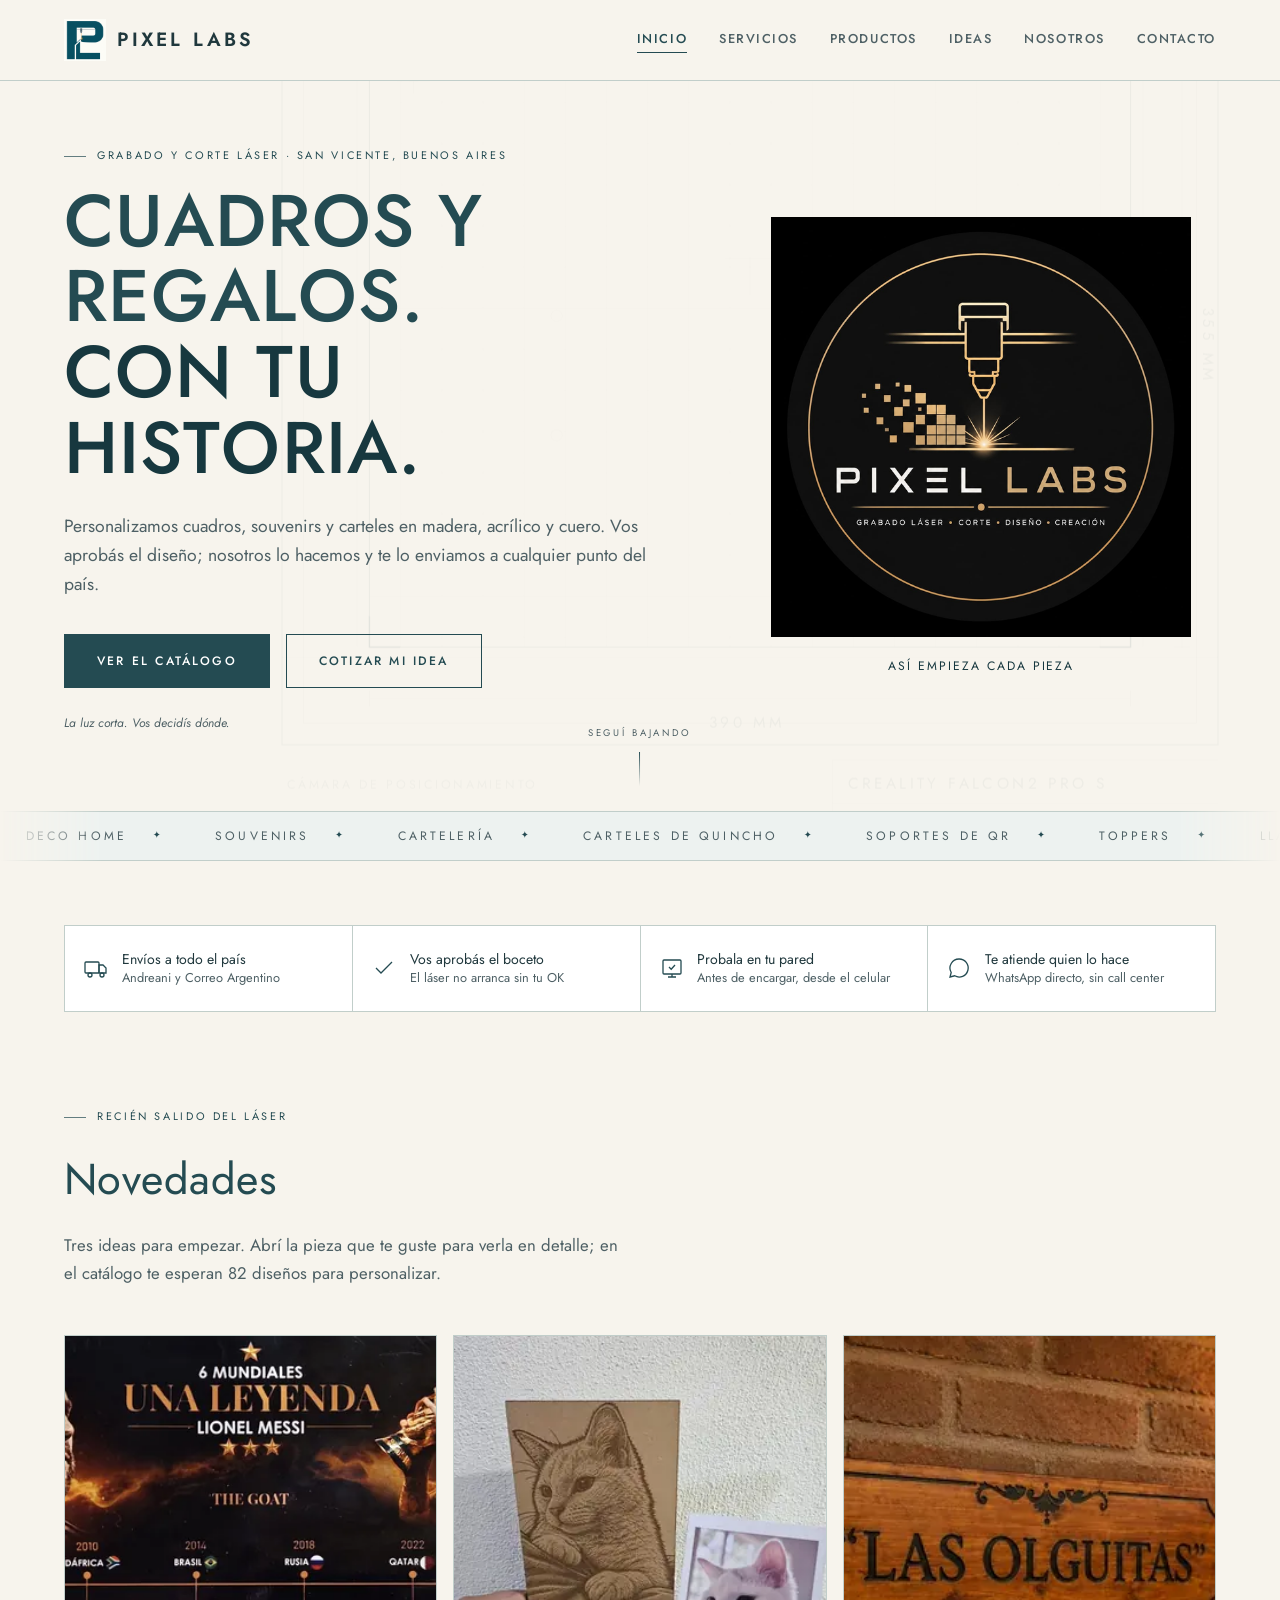
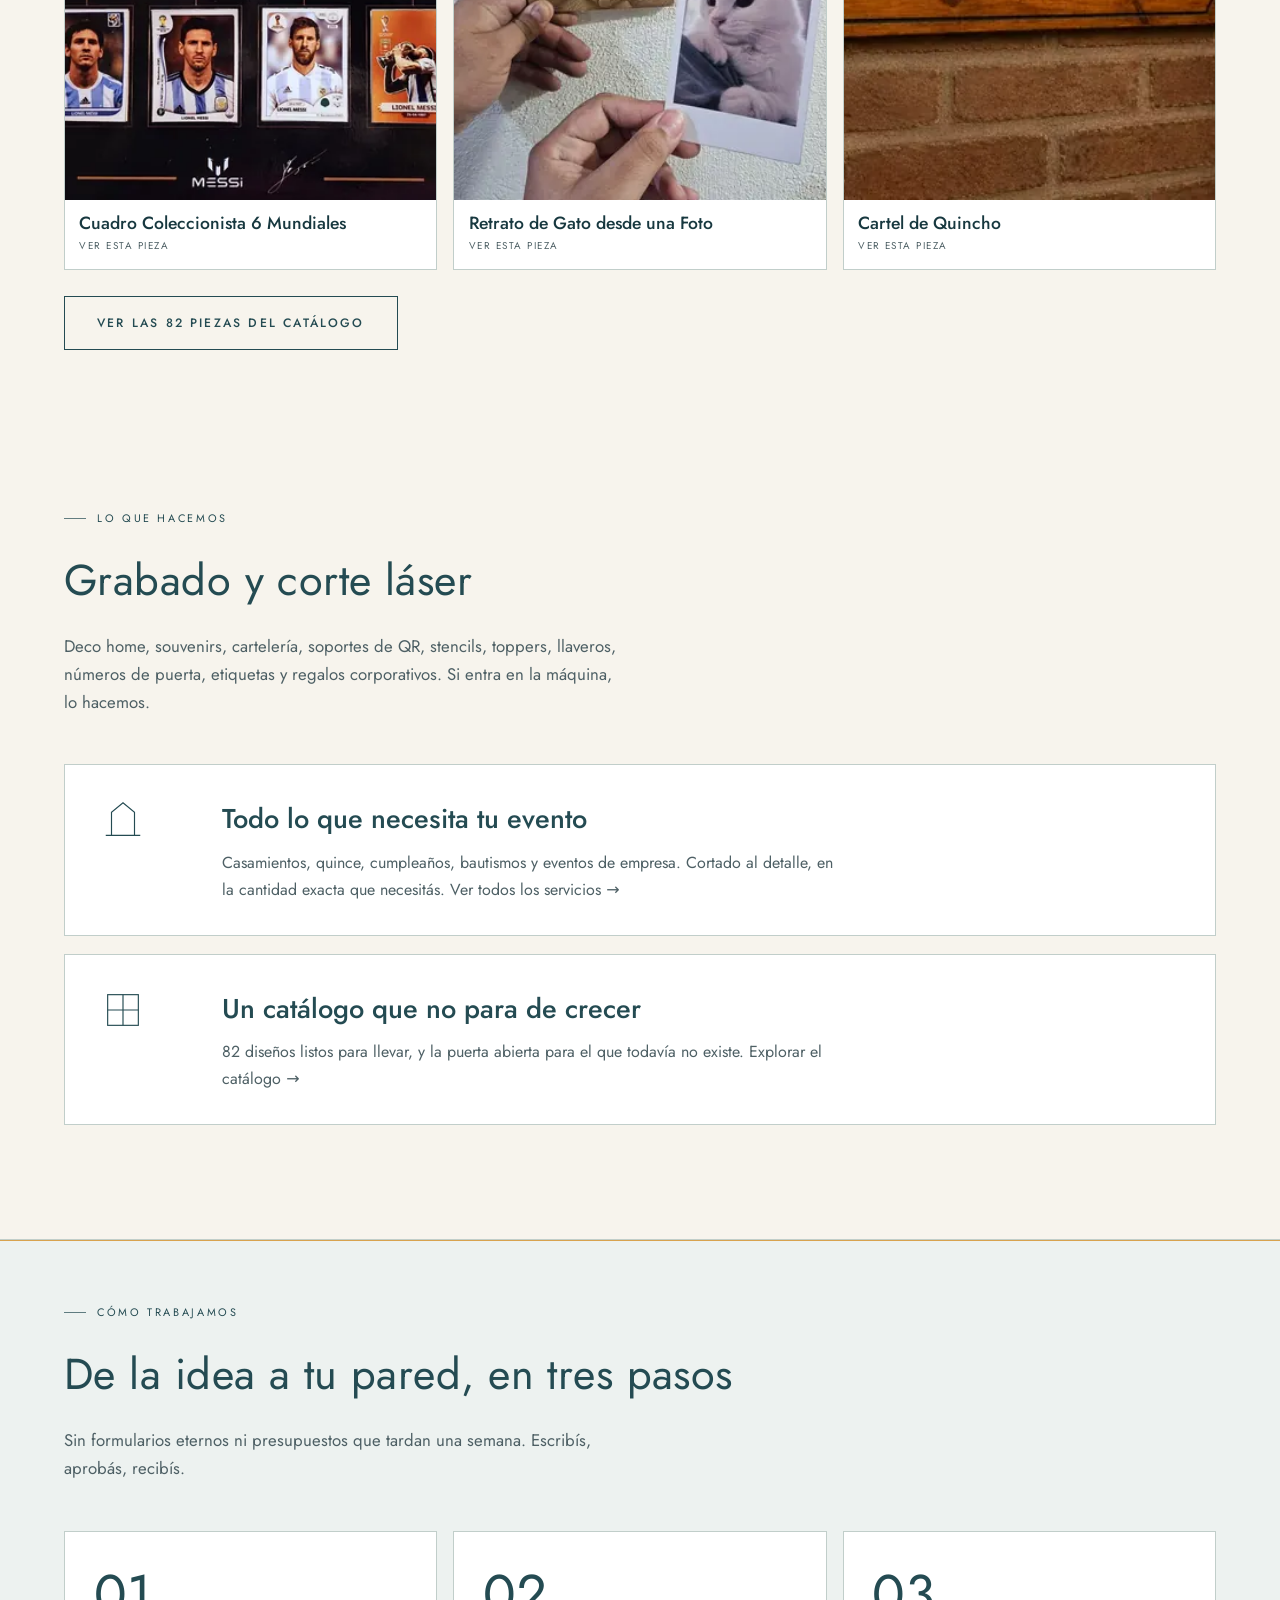
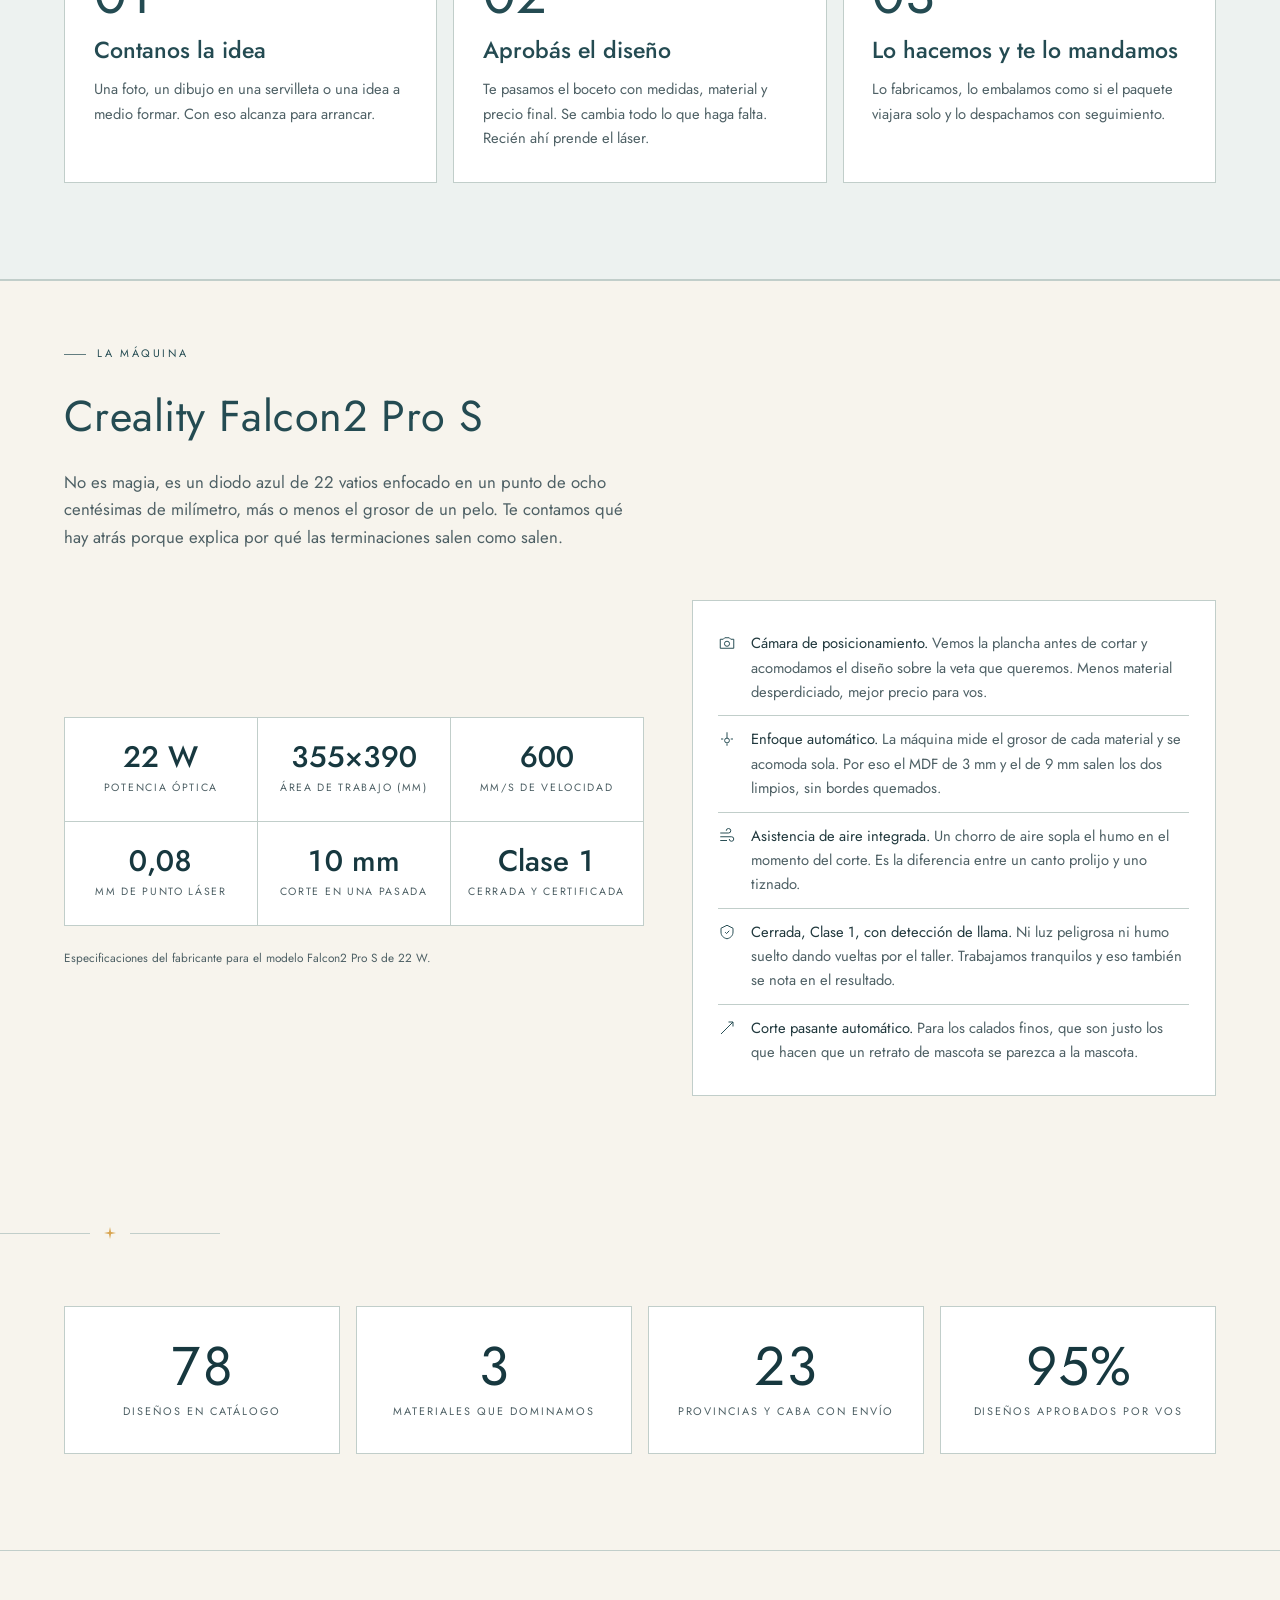
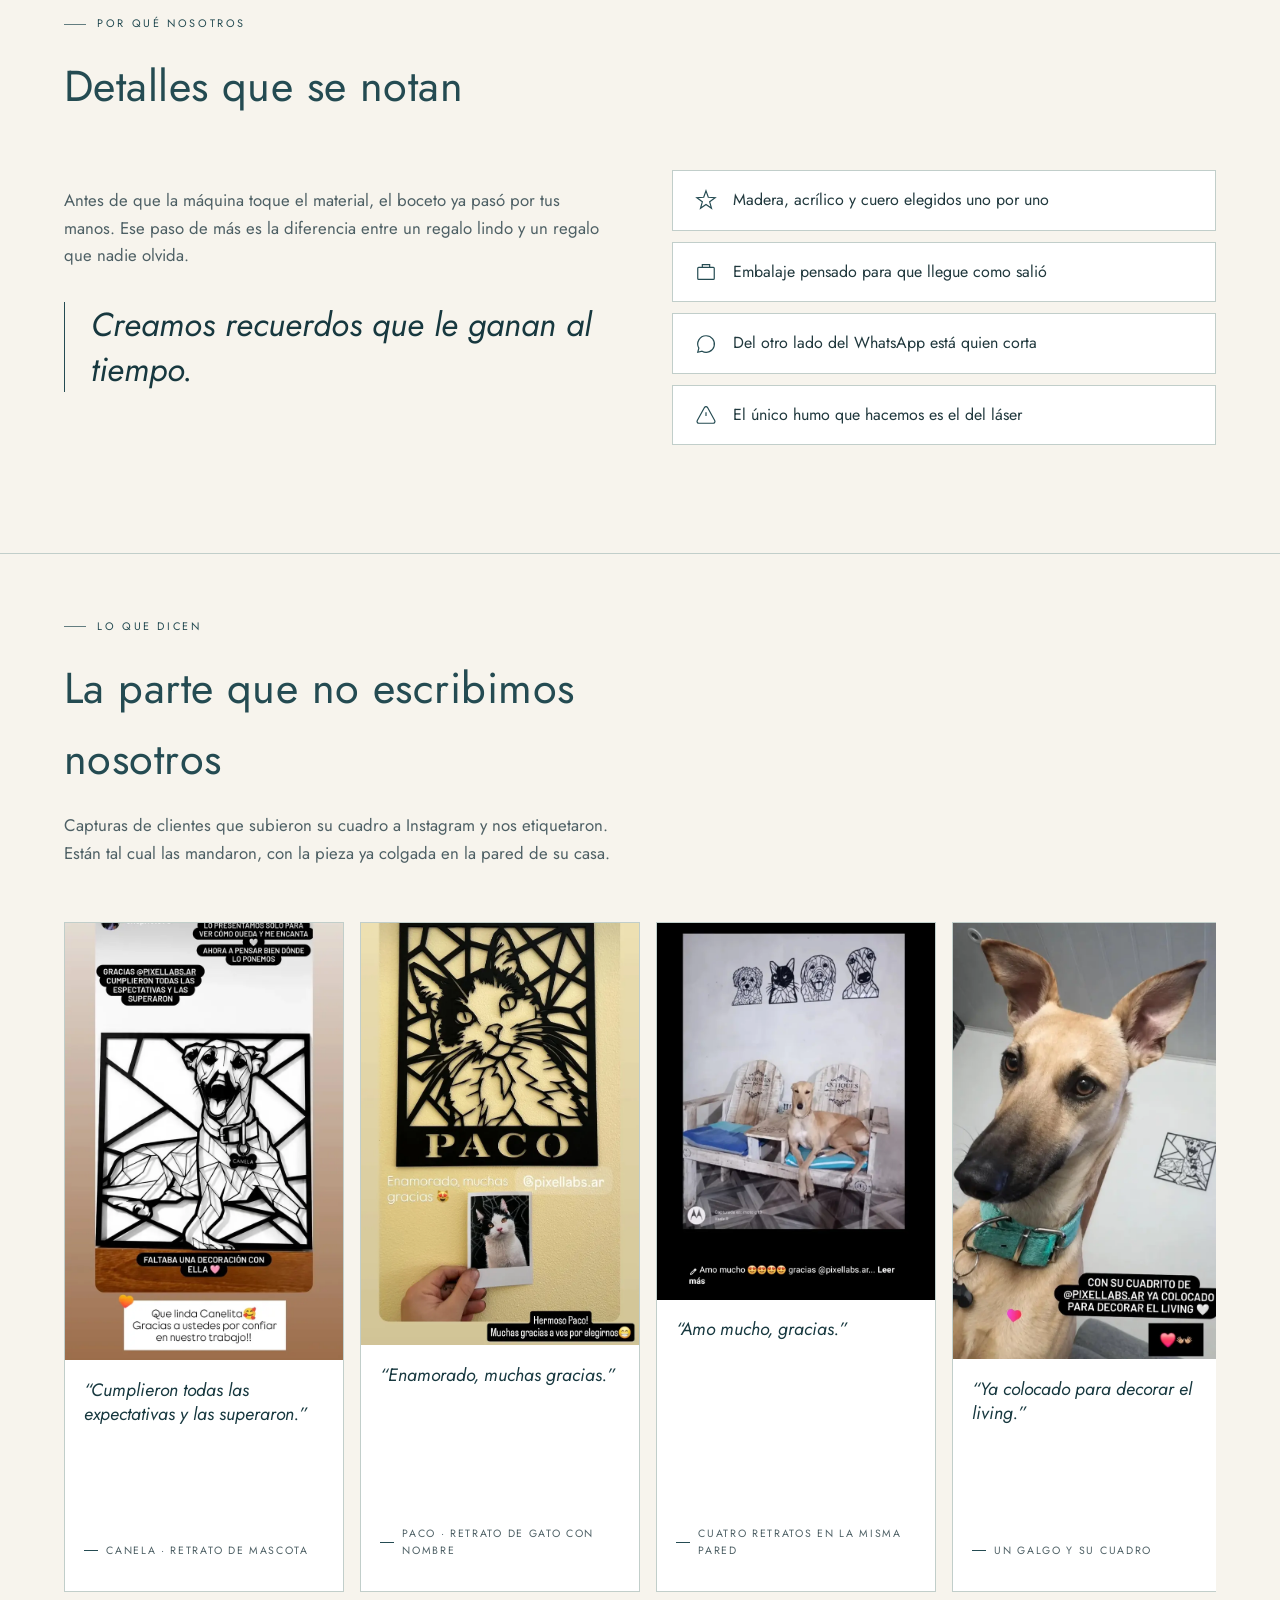
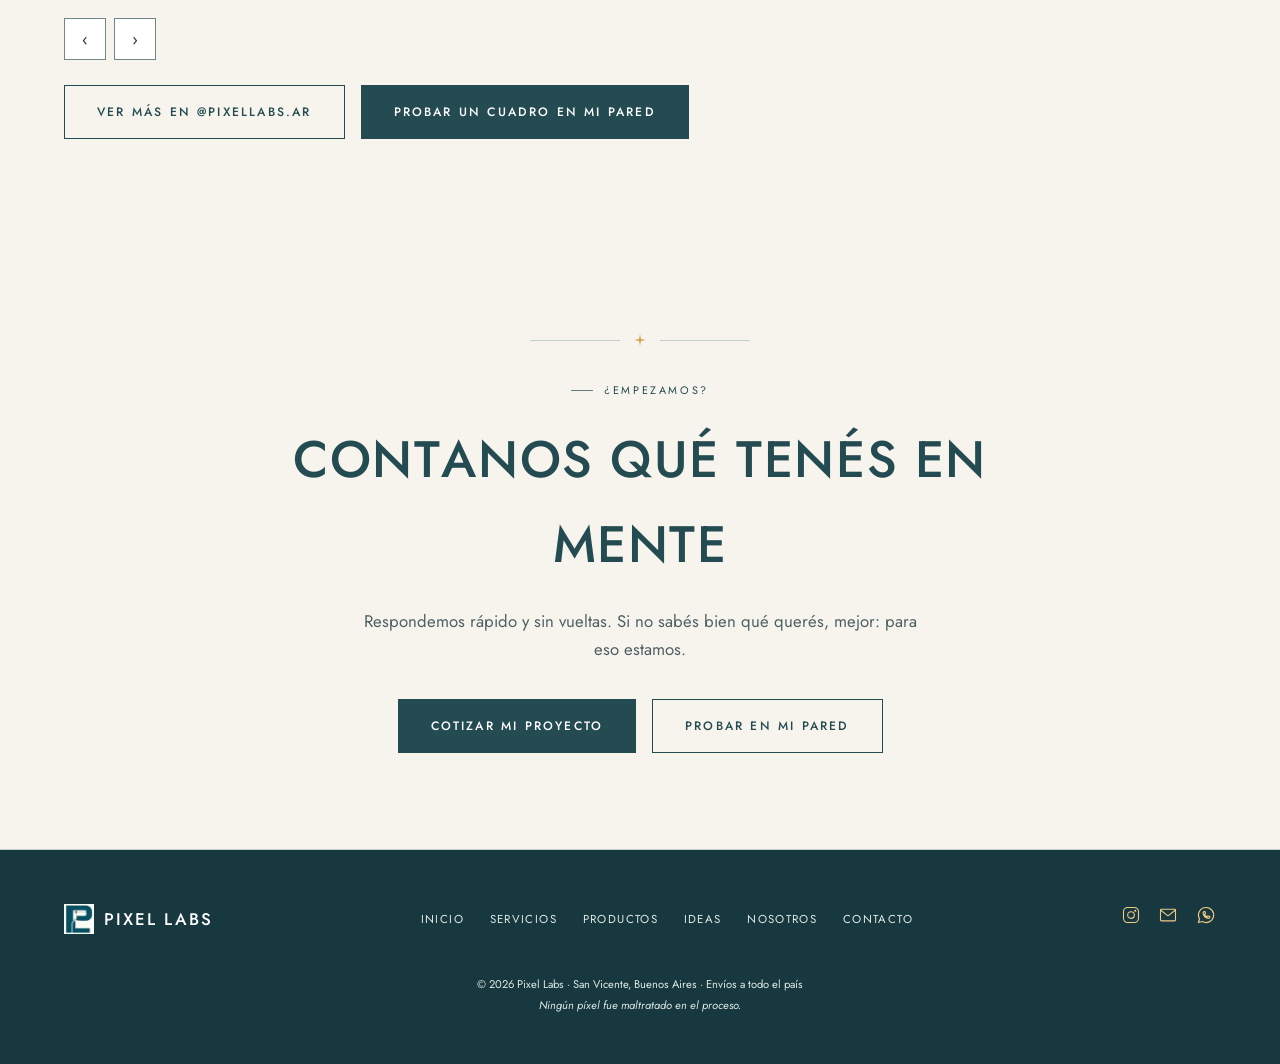
<file: pixel-labs-web/index.html>
<!DOCTYPE html>
<html lang="es-AR">
<head>
<meta charset="UTF-8">
<meta name="viewport" content="width=device-width, initial-scale=1.0">

<!-- Google Tag Manager -->
<script>(function(w,d,s,l,i){w[l]=w[l]||[];w[l].push({'gtm.start':
new Date().getTime(),event:'gtm.js'});var f=d.getElementsByTagName(s)[0],
j=d.createElement(s),dl=l!='dataLayer'?'&l='+l:'';j.async=true;j.src=
'https://www.googletagmanager.com/gtm.js?id='+i+dl;f.parentNode.insertBefore(j,f);
})(window,document,'script','dataLayer','GTM-KTWW93RZ');</script>
<!-- End Google Tag Manager -->

<title>Cuadros y Regalos Personalizados en Corte Láser | Pixel Labs</title>
<meta name="description" content="Cuadros calados, retratos de tu mascota y souvenirs en madera y acrílico. Probá cómo queda en tu pared antes de encargarlo. Envíos a todo el país.">
<meta name="keywords" content="cuadros personalizados, retrato de mascota en madera, regalos personalizados Argentina, souvenirs 15 años, corte láser San Vicente, decoración de pared, regalos corporativos con logo">
<meta name="theme-color" content="#F7F4ED">
<!-- ===== DOMINIO =====
     Estas URLs apuntan a https://www.pixellabs.com.ar
     ORDEN IMPORTANTE al publicar:
       1) conectá pixellabs.com.ar como Custom Domain del Worker en Cloudflare
       2) recién ahí hacé el deploy
     Si deployás antes de conectar el dominio, Google va a leer un canonical
     que todavía no resuelve. Si necesitás publicar ya y conectar el dominio
     después, reemplazá en los 7 HTML + sitemap.xml + robots.txt:
       https://www.pixellabs.com.ar  ->  https://pixel-labs-web.rodrigo-s-diaz09.workers.dev -->
<link rel="canonical" href="https://www.pixellabs.com.ar/">
<meta property="og:url" content="https://www.pixellabs.com.ar/">
<link rel="icon" type="image/png" sizes="512x512" href="favicon-512-petroleo.png">
<link rel="icon" type="image/png" sizes="32x32" href="favicon-32-petroleo.png">
<link rel="apple-touch-icon" href="apple-touch-icon-petroleo.png">
<meta property="og:title" content="Cuadros y Regalos Personalizados en Corte Láser | Pixel Labs">
<meta property="og:description" content="Cuadros calados, retratos de tu mascota y souvenirs en madera y acrílico. Probá cómo queda en tu pared antes de encargarlo. Envíos a todo el país.">
<meta property="og:type" content="website">
<meta property="og:locale" content="es_AR">
<meta property="og:image" content="https://www.pixellabs.com.ar/images/compartir.jpg">
<meta property="og:image:width" content="1200">
<meta property="og:image:height" content="630">
<meta property="og:image:alt" content="Pixel Labs — grabado y corte láser en San Vicente, Buenos Aires">
<meta property="og:site_name" content="Pixel Labs">
<meta name="twitter:card" content="summary_large_image">
<meta name="twitter:image" content="https://www.pixellabs.com.ar/images/compartir.jpg">
<meta name="author" content="Pixel Labs">
<meta name="geo.region" content="AR-B">
<meta name="geo.placename" content="San Vicente, Buenos Aires">
<link rel="preconnect" href="https://fonts.googleapis.com">
<link rel="preconnect" href="https://fonts.gstatic.com" crossorigin>
<link href="https://fonts.googleapis.com/css2?family=Cormorant+Garamond:ital,wght@0,400;0,500;1,500&family=Jost:wght@300;400;500&display=swap" rel="stylesheet">
<link rel="stylesheet" href="style.css?v=20260921-1">
<link rel="stylesheet" href="theme-petroleo.css?v=20260922-1">

<!-- ===================== MEDICIÓN =====================
     Pegá acá tu GA4 y tu Píxel de Meta. El resto ya está cableado:
     script.js dispara el evento "contacto_whatsapp" en CADA clic a WhatsApp.

<script async src="https://www.googletagmanager.com/gtag/js?id=G-XXXXXXX"></script>
<script>
  window.dataLayer=window.dataLayer||[];function gtag(){dataLayer.push(arguments);}
  gtag('js',new Date());gtag('config','G-XXXXXXX');
</script>
     ==================================================== -->
<script type="application/ld+json">
{
  "@context": "https://schema.org",
  "@type": "LocalBusiness",
  "name": "Pixel Labs",
  "url": "https://www.pixellabs.com.ar/",
  "image": [
    "https://www.pixellabs.com.ar/images/taller.jpg",
    "https://www.pixellabs.com.ar/favicon-512.png"
  ],
  "description": "Estudio de grabado y corte láser en madera, acrílico y cuero. Cuadros, souvenirs, cartelería y regalos personalizados, con envíos a todo el país.",
  "address": {"@type": "PostalAddress", "addressLocality": "San Vicente", "addressRegion": "Buenos Aires", "addressCountry": "AR"},
  "areaServed": "AR",
  "telephone": "+542224642172",
  "email": "rodrigo.s.diaz09@gmail.com",
  "sameAs": ["https://instagram.com/PixelLabs.ar"],
  "priceRange": "$$",
  "paymentAccepted": "Transferencia bancaria, Mercado Pago, link de pago",
  "currenciesAccepted": "ARS",
  "hasOfferCatalog": {
    "@type": "OfferCatalog",
    "name": "Servicios de Pixel Labs",
    "itemListElement": [
      {"@type": "Service", "name": "Cuadros y deco en corte láser a medida"},
      {"@type": "Service", "name": "Retratos de mascota a partir de una foto"},
      {"@type": "Service", "name": "Souvenirs personalizados para eventos"},
      {"@type": "Service", "name": "Cartelería y regalos corporativos con logo"},
      {"@type": "Service", "name": "Soportes de QR para mostrador: wifi, redes y reseñas"},
      {"@type": "Service", "name": "Carteles de quincho y casa con nombre personalizado"},
      {"@type": "Service", "name": "Llaveros numerados y señalética para hoteles y alquileres temporarios"}
    ]
  }
}
</script>
</head>
<body>
<!-- Google Tag Manager (noscript) -->
<noscript><iframe src="https://www.googletagmanager.com/ns.html?id=GTM-KTWW93RZ"
title="Google Tag Manager" height="0" width="0" style="display:none;visibility:hidden"></iframe></noscript>
<!-- End Google Tag Manager (noscript) -->
<a class="skip-link" href="#main">Ir al contenido</a>

<div class="boot" aria-hidden="true">
  <div class="boot-inner">
    <div class="boot-mark">Pixel Labs</div>
    <div class="boot-bar"></div>
    <p class="boot-note">Calibrando el láser</p>
  </div>
</div>

<div class="scan-progress" aria-hidden="true"></div>
<div class="grain" aria-hidden="true"></div>
<div class="vignette" aria-hidden="true"></div>
<div class="cursor-ring" aria-hidden="true"></div>
<div class="cursor-dot" aria-hidden="true"></div>
<div class="wipe" aria-hidden="true"></div>

<!-- ==========================================================================
     FONDO: plano técnico de la Creality Falcon2 Pro S 22W, dibujado en vectores.
     Va fijo detrás de todo el contenido. El cabezal recorre el área de trabajo
     y el trazo se dibuja solo, como en un corte real.
     ========================================================================== -->
<div class="blueprint" aria-hidden="true">
<svg viewBox="0 0 1400 1120" xmlns="http://www.w3.org/2000/svg" role="presentation">
  <defs>
    <pattern id="bpGrid" width="40" height="40" patternUnits="userSpaceOnUse">
      <path d="M40 0 H0 V40" class="bp-faint"/>
    </pattern>
    <filter id="bpGlow" x="-160%" y="-160%" width="420%" height="420%">
      <feGaussianBlur stdDeviation="7" result="b"/>
      <feMerge><feMergeNode in="b"/><feMergeNode in="SourceGraphic"/></feMerge>
    </filter>
  </defs>

  <!-- papel milimetrado -->
  <rect x="330" y="215" width="740" height="675" fill="url(#bpGrid)"/>

  <!-- chasis cerrado -->
  <rect x="245" y="120" width="910" height="865" class="bp-line"/>
  <rect x="266" y="141" width="868" height="823" class="bp-faint"/>
  <path d="M245 205 H1155" class="bp-faint"/>
  <path d="M245 900 H1155" class="bp-faint"/>
  <rect x="245" y="120" width="910" height="85" class="bp-fillsoft"/>

  <!-- panel y parada de emergencia -->
  <circle cx="1085" cy="163" r="17" class="bp-line"/>
  <circle cx="1085" cy="163" r="9" class="bp-faint"/>
  <path d="M300 155 H420 M300 172 H380" class="bp-faint"/>
  <text x="300" y="190" class="bp-txt sm">Falcon2 Pro S</text>

  <!-- área de trabajo 355 x 390 mm -->
  <rect x="330" y="215" width="740" height="675" class="bp-line"/>
  <path d="M330 245 V215 H360 M1040 215 H1070 V245 M1070 860 V890 H1040 M360 890 H330 V860" class="bp-strong"/>

  <!-- rieles Y -->
  <path d="M330 215 V890 M1070 215 V890" class="bp-faint"/>
  <path d="M318 215 V890 M1082 215 V890" class="bp-faint"/>

  <!-- pórtico + cabezal -->
  <g class="bp-gantry">
    <path d="M312 250 H1088" class="bp-strong"/>
    <path d="M312 262 H1088" class="bp-faint"/>
    <rect x="306" y="240" width="14" height="24" class="bp-line"/>
    <rect x="1080" y="240" width="14" height="24" class="bp-line"/>
    <g class="bp-head">
      <rect x="352" y="228" width="42" height="52" class="bp-strong"/>
      <rect x="360" y="236" width="26" height="20" class="bp-faint"/>
      <path d="M373 280 V300" class="bp-strong"/>
      <path d="M361 300 H385 L379 314 H367 Z" class="bp-line"/>
      <circle cx="373" cy="322" r="5" fill="#E7CD8F" class="bp-spark" filter="url(#bpGlow)"/>
      <path d="M373 330 V352 M357 340 H389" class="bp-faint"/>
    </g>
  </g>

  <!-- lo que el láser está cortando: un cartel con la marca.
       pathLength normaliza el trazo para que la animación funcione
       sin importar el largo real del contorno. -->
  <g class="bp-sign">
    <path class="bp-path" pathLength="1500"
          d="M492 548 h416 a22 22 0 0 1 22 22 v112 a22 22 0 0 1 -22 22 h-416 a22 22 0 0 1 -22 -22 v-112 a22 22 0 0 1 22 -22 z"/>
    <path class="bp-path bp-path-b" pathLength="1500"
          d="M510 566 h380 a9 9 0 0 1 9 9 v102 a9 9 0 0 1 -9 9 h-380 a9 9 0 0 1 -9 -9 v-102 a9 9 0 0 1 9 -9 z"/>
    <circle cx="512" cy="568" r="5.5" class="bp-faint"/>
    <circle cx="888" cy="568" r="5.5" class="bp-faint"/>
    <circle cx="512" cy="684" r="5.5" class="bp-faint"/>
    <circle cx="888" cy="684" r="5.5" class="bp-faint"/>
    <path d="M700 548 V512 M676 512 h48" class="bp-faint"/>
    <text x="700" y="648" class="bp-sign-txt" text-anchor="middle">PixelLabs</text>
    <text x="700" y="676" class="bp-sign-sub" text-anchor="middle">grabado y corte láser</text>
  </g>

  <!-- cotas -->
  <path d="M330 940 H1070 M330 932 V948 M1070 932 V948" class="bp-faint"/>
  <text x="660" y="968" class="bp-txt">390 mm</text>
  <path d="M1120 215 V890 M1112 215 H1128 M1112 890 H1128" class="bp-faint"/>
  <text x="1140" y="560" class="bp-txt" transform="rotate(90 1140 560)">355 mm</text>

  <!-- rótulo -->
  <path d="M780 1000 H1155 M780 1000 V1085 M780 1042 H1155" class="bp-faint"/>
  <text x="795" y="1028" class="bp-txt">Creality Falcon2 Pro S</text>
  <text x="795" y="1070" class="bp-txt sm">22 W · 455 nm · Clase 1 · 0,08 mm</text>

  <!-- referencias sueltas -->
  <text x="250" y="1028" class="bp-txt sm">Cámara de posicionamiento</text>
  <text x="250" y="1070" class="bp-txt sm">Asistencia de aire integrada</text>
  <circle cx="1040" cy="245" r="9" class="bp-faint"/>
  <path d="M1031 236 L1049 254 M1049 236 L1031 254" class="bp-faint"/>
</svg>
</div>

<!-- BARRA DE ANUNCIO: cambiá el texto y la fecha según la temporada. Para ocultarla, borrá este bloque entero. -->
<div class="announce">
  <span>Día de la Madre · cerramos agenda el 5 de octubre <span class="count-down" data-deadline="2026-10-05T23:59:59-03:00"></span></span>
  <button type="button" class="announce-close" aria-label="Cerrar aviso">✕</button>
</div>

<header class="site-header">
  <a class="brand" href="/">
    <img class="brand-mark" src="images/logo-monograma-2026.png" alt="Pixel Labs — grabado y corte láser" width="40" height="40">
    PIXEL LABS
  </a>
  <nav class="main-nav" id="mainNav">
    <a href="/">Inicio</a>
    <a href="/servicios">Servicios</a>
    <a href="/productos">Productos</a>
    <a href="/ideas">Ideas</a>
    <a href="/nosotros">Nosotros</a>
    <a href="/contacto">Contacto</a>
  </nav>
  <button type="button" class="nav-toggle" id="navToggle" aria-label="Abrir menú" aria-controls="mainNav" aria-expanded="false">☰</button>
</header>

<main id="main">

<section class="hero">
  <canvas class="hero-canvas" id="heroCanvas" aria-hidden="true"></canvas>
  <div class="hero-content">
    <p class="eyebrow">Grabado y corte láser · San Vicente, Buenos Aires</p>
    <h1 data-engrave>Cuadros y regalos.<span class="accent">Con tu historia.</span></h1>
    <p class="lede">Personalizamos cuadros, souvenirs y carteles en madera, acrílico y cuero. Vos aprobás el diseño; nosotros lo hacemos y te lo enviamos a cualquier punto del país.</p>
    <div class="hero-actions">
      <a href="/productos" class="btn btn-solid spark-hover">Ver el catálogo</a>
      <a href="https://wa.me/542224642172?text=%C2%A1Hola%20Pixel%20Labs%21%20Tengo%20una%20idea%20y%20quiero%20cotizarla." target="_blank" rel="noopener" class="btn spark-hover">Cotizar mi idea</a>
    </div>
    <p class="hero-joke">La luz corta. Vos decidís dónde.</p>
  </div>
  <div class="hero-tag">
    <video autoplay muted loop playsinline preload="none" poster="images/logo-hero.png" aria-hidden="true" tabindex="-1">
      <source src="images/logo-hero.mp4" type="video/mp4">
    </video>
    <p class="hero-tag-caption">Así empieza cada pieza</p>
  </div>
  <div class="hero-scroll" aria-hidden="true">Seguí bajando</div>
</section>

<div class="ticker" aria-hidden="true">
  <div class="ticker-track">
    <span>Deco home</span><span>Souvenirs</span><span>Cartelería</span><span>Carteles de quincho</span><span>Soportes de QR</span><span>Toppers</span><span>Llaveros</span><span>Números de puerta</span><span>Etiquetas</span><span>Stencils</span><span>Retratos de mascota</span><span>Regalos corporativos</span>
    <span>Deco home</span><span>Souvenirs</span><span>Cartelería</span><span>Carteles de quincho</span><span>Soportes de QR</span><span>Toppers</span><span>Llaveros</span><span>Números de puerta</span><span>Etiquetas</span><span>Stencils</span><span>Retratos de mascota</span><span>Regalos corporativos</span>
  </div>
</div>

<section class="pb-2">
  <div class="trust-bar" data-reveal>
  <div class="trust-item">
    <svg viewBox="0 0 24 24" fill="none" stroke="currentColor" stroke-width="1.3" aria-hidden="true"><rect x="1" y="6" width="14" height="11" rx="1"/><path d="M15 9h4l3 3v5h-7z"/><circle cx="6" cy="19" r="2"/><circle cx="18" cy="19" r="2"/></svg>
    <span><b>Envíos a todo el país</b>Andreani y Correo Argentino</span>
  </div>
  <div class="trust-item">
    <svg viewBox="0 0 24 24" fill="none" stroke="currentColor" stroke-width="1.3" aria-hidden="true"><path d="M20 6 9 17l-5-5"/></svg>
    <span><b>Vos aprobás el boceto</b>El láser no arranca sin tu OK</span>
  </div>
  <div class="trust-item">
    <svg viewBox="0 0 24 24" fill="none" stroke="currentColor" stroke-width="1.3" aria-hidden="true"><rect x="3" y="4" width="18" height="14" rx="1"/><path d="M8 21h8M12 18v3"/><path d="M9 11l2.2 2.2L15 9"/></svg>
    <span><b>Probala en tu pared</b>Antes de encargar, desde el celular</span>
  </div>
  <div class="trust-item">
    <svg viewBox="0 0 24 24" fill="none" stroke="currentColor" stroke-width="1.3" aria-hidden="true"><path d="M12 3a9 9 0 0 0-7.8 13.5L3 21l4.7-1.2A9 9 0 1 0 12 3z"/></svg>
    <span><b>Te atiende quien lo hace</b>WhatsApp directo, sin call center</span>
  </div>
</div>
</section>


<section class="novedades" aria-labelledby="t-novedades">
  <div class="section-head" data-reveal>
    <p class="eyebrow">Recién salido del láser</p>
    <h2 id="t-novedades" data-engrave>Novedades</h2>
    <p class="lede">Tres ideas para empezar. Abrí la pieza que te guste para verla en detalle;
    en el catálogo te esperan 82 diseños para personalizar.</p>
  </div>
  <div class="nov-grid">
    <article class="nov-item" data-reveal="zoom">
      <a class="nov-link" href="/productos?pieza=cuadro-coleccionista-6-mundiales">
        <span class="nov-foto">
          <span class="nov-sello" data-fecha="2026-09-15" hidden>Nuevo</span>
          <img src="images/thumb/cuadro-coleccionista-6-mundiales.webp" width="560" height="560" decoding="async" alt="Cuadro para coleccionistas con seis espacios para pegar las figuritas de los mundiales 2006 a 2026 — Pixel Labs" loading="lazy">
        </span>
        <span class="nov-pie">
          <span class="nov-n">Cuadro Coleccionista 6 Mundiales</span>
          <span class="nov-ver">Ver esta pieza</span>
        </span>
      </a>
    </article>
    <article class="nov-item" data-reveal="zoom" style="--d:110ms">
      <a class="nov-link" href="/productos?pieza=cuadro-mascota-gato-desde-foto">
        <span class="nov-foto">
          <span class="nov-sello" data-fecha="2026-09-15" hidden>Nuevo</span>
          <img src="images/thumb/cuadro-mascota-gato-desde-foto.webp" width="560" height="560" decoding="async" alt="Retrato de un gato grabado a láser en madera junto a la foto original que se usó de modelo — Pixel Labs" loading="lazy">
        </span>
        <span class="nov-pie">
          <span class="nov-n">Retrato de Gato desde una Foto</span>
          <span class="nov-ver">Ver esta pieza</span>
        </span>
      </a>
    </article>
    <article class="nov-item" data-reveal="zoom" style="--d:220ms">
      <a class="nov-link" href="/productos?pieza=carteleria-quincho-nombre">
        <span class="nov-foto">
          <span class="nov-sello" data-fecha="2026-09-08" hidden>Nuevo</span>
          <img src="images/thumb/carteleria-quincho-nombre.webp" width="560" height="560" decoding="async" alt="Cartel de quincho en madera con el nombre de la familia en corte láser — Pixel Labs" loading="lazy">
        </span>
        <span class="nov-pie">
          <span class="nov-n">Cartel de Quincho</span>
          <span class="nov-ver">Ver esta pieza</span>
        </span>
      </a>
    </article>
  </div>
  <div class="mt-16" data-reveal>
    <a href="/productos" class="btn spark-hover">Ver las 82 piezas del catálogo</a>
  </div>
</section>


<section aria-labelledby="t-servicios">
  <div class="section-head" data-reveal>
    <p class="eyebrow">Lo que hacemos</p>
    <h2 id="t-servicios" data-engrave>Grabado y corte láser</h2>
    <p class="lede">Deco home, souvenirs, cartelería, soportes de QR, stencils, toppers, llaveros, números de puerta, etiquetas y regalos corporativos. Si entra en la máquina, lo hacemos.</p>
  </div>

  <div class="service-row" data-reveal>
    <svg class="service-icon" viewBox="0 0 48 48" fill="none" aria-hidden="true"><path d="M6 40 L42 40 M12 40 V16 L24 6 L36 16 V40" stroke="currentColor" stroke-width="1.2"/></svg>
    <div>
      <h3>Todo lo que necesita tu evento</h3>
      <p>Casamientos, quince, cumpleaños, bautismos y eventos de empresa. Cortado al detalle, en la cantidad exacta que necesitás. <a href="/servicios">Ver todos los servicios →</a></p>
    </div>
  </div>
  <div class="service-row" data-reveal style="--d:90ms">
    <svg class="service-icon" viewBox="0 0 48 48" fill="none" aria-hidden="true"><rect x="8" y="8" width="32" height="32" stroke="currentColor" stroke-width="1.2"/><path d="M8 24 H40 M24 8 V40" stroke="currentColor" stroke-width="1.2"/></svg>
    <div>
      <h3>Un catálogo que no para de crecer</h3>
      <p>82 diseños listos para llevar, y la puerta abierta para el que todavía no existe. <a href="/productos">Explorar el catálogo →</a></p>
    </div>
  </div>
</section>

<section class="section-glass" aria-labelledby="t-proceso">
  <div class="section-head" data-reveal>
    <p class="eyebrow">Cómo trabajamos</p>
    <h2 id="t-proceso" data-engrave>De la idea a tu pared, en tres pasos</h2>
    <p class="lede">Sin formularios eternos ni presupuestos que tardan una semana. Escribís, aprobás, recibís.</p>
  </div>
  <div class="steps">
    <article class="step" data-reveal>
      <span class="step-n">01</span>
      <h3>Contanos la idea</h3>
      <p>Una foto, un dibujo en una servilleta o una idea a medio formar. Con eso alcanza para arrancar.</p>
    </article>
    <article class="step" data-reveal style="--d:100ms">
      <span class="step-n">02</span>
      <h3>Aprobás el diseño</h3>
      <p>Te pasamos el boceto con medidas, material y precio final. Se cambia todo lo que haga falta. Recién ahí prende el láser.</p>
    </article>
    <article class="step" data-reveal style="--d:200ms">
      <span class="step-n">03</span>
      <h3>Lo hacemos y te lo mandamos</h3>
      <p>Lo fabricamos, lo embalamos como si el paquete viajara solo y lo despachamos con seguimiento.</p>
    </article>
  </div>
</section>


<div class="hr-divider"></div>

<section aria-labelledby="t-maquina">
  <div class="section-head" data-reveal>
    <p class="eyebrow">La máquina</p>
    <h2 id="t-maquina" data-engrave>Creality Falcon2 Pro S</h2>
    <p class="lede">No es magia, es un diodo azul de 22 vatios enfocado en un punto de ocho centésimas de milímetro, más o menos el grosor de un pelo. Te contamos qué hay atrás porque explica por qué las terminaciones salen como salen.</p>
  </div>

  <div class="machine-grid">
    <div data-reveal="left">
      <div class="machine-specs">
        <div class="spec"><b>22 W</b><span>Potencia óptica</span></div>
        <div class="spec"><b>355×390</b><span>Área de trabajo (mm)</span></div>
        <div class="spec"><b>600</b><span>mm/s de velocidad</span></div>
        <div class="spec"><b>0,08</b><span>mm de punto láser</span></div>
        <div class="spec"><b>10 mm</b><span>Corte en una pasada</span></div>
        <div class="spec"><b>Clase 1</b><span>Cerrada y certificada</span></div>
      </div>
      <p class="machine-note">Especificaciones del fabricante para el modelo Falcon2 Pro S de 22 W.</p>
    </div>

    <div data-reveal="right">
      <ul class="machine-list">
        <li>
          <svg viewBox="0 0 24 24" fill="none" stroke="currentColor" stroke-width="1.3" aria-hidden="true"><path d="M3 7h4l2-2h6l2 2h4v12H3z"/><circle cx="12" cy="13" r="3.4"/></svg>
          <span><b>Cámara de posicionamiento.</b> Vemos la plancha antes de cortar y acomodamos el diseño sobre la veta que queremos. Menos material desperdiciado, mejor precio para vos.</span>
        </li>
        <li>
          <svg viewBox="0 0 24 24" fill="none" stroke="currentColor" stroke-width="1.3" aria-hidden="true"><path d="M12 3v8M12 21v-3M4 12h3M17 12h3"/><circle cx="12" cy="14" r="3.2"/></svg>
          <span><b>Enfoque automático.</b> La máquina mide el grosor de cada material y se acomoda sola. Por eso el MDF de 3 mm y el de 9 mm salen los dos limpios, sin bordes quemados.</span>
        </li>
        <li>
          <svg viewBox="0 0 24 24" fill="none" stroke="currentColor" stroke-width="1.3" aria-hidden="true"><path d="M3 8h11a3 3 0 1 0-3-3M3 13h15a3 3 0 1 1-3 3M3 18h9"/></svg>
          <span><b>Asistencia de aire integrada.</b> Un chorro de aire sopla el humo en el momento del corte. Es la diferencia entre un canto prolijo y uno tiznado.</span>
        </li>
        <li>
          <svg viewBox="0 0 24 24" fill="none" stroke="currentColor" stroke-width="1.3" aria-hidden="true"><path d="M12 3l8 4v5c0 5-3.4 8-8 9-4.6-1-8-4-8-9V7z"/><path d="M9.5 12.2l1.9 1.9 3.6-3.8"/></svg>
          <span><b>Cerrada, Clase 1, con detección de llama.</b> Ni luz peligrosa ni humo suelto dando vueltas por el taller. Trabajamos tranquilos y eso también se nota en el resultado.</span>
        </li>
        <li>
          <svg viewBox="0 0 24 24" fill="none" stroke="currentColor" stroke-width="1.3" aria-hidden="true"><path d="M4 20 20 4M14 4h6v6"/></svg>
          <span><b>Corte pasante automático.</b> Para los calados finos, que son justo los que hacen que un retrato de mascota se parezca a la mascota.</span>
        </li>
      </ul>
    </div>
  </div>
</section>

<div class="spark-divider"><svg viewBox="0 0 12 12" aria-hidden="true"><path d="M6 0 L7 5 L12 6 L7 7 L6 12 L5 7 L0 6 L5 5 Z" fill="currentColor"/></svg></div>

<!-- Acá iba la galería fija "Objetos que ya tienen dueño". La reemplazó
     Novedades, más arriba. Ver el comentario de NOVEDADES en build.py. -->

<section class="pt-2">
  <div class="stats">
    <div class="stat" data-reveal><span class="stat-n" data-count="82" data-suffix="">82</span><span class="stat-l">Diseños en catálogo</span></div>
    <div class="stat" data-reveal style="--d:80ms"><span class="stat-n" data-count="3">3</span><span class="stat-l">Materiales que dominamos</span></div>
    <div class="stat" data-reveal style="--d:160ms"><span class="stat-n" data-count="24">24</span><span class="stat-l">Provincias y CABA con envío</span></div>
    <div class="stat" data-reveal style="--d:240ms"><span class="stat-n" data-count="100" data-suffix="%">100%</span><span class="stat-l">Diseños aprobados por vos</span></div>
  </div>
</section>

<div class="hr-divider"></div>

<section aria-labelledby="t-porque">
  <div class="section-head" data-reveal>
    <p class="eyebrow">Por qué nosotros</p>
    <h2 id="t-porque" data-engrave>Detalles que se notan</h2>
  </div>
  <div class="about-grid">
    <div data-reveal="left">
      <p class="lede">Antes de que la máquina toque el material, el boceto ya pasó por tus manos. Ese paso de más es la diferencia entre un regalo lindo y un regalo que nadie olvida.</p>
      <blockquote class="pull-quote">Creamos recuerdos que le ganan al tiempo.</blockquote>
    </div>
    <div data-reveal="right">
      <div class="contact-info-row"><svg viewBox="0 0 24 24" fill="none" stroke="currentColor" stroke-width="1.3" aria-hidden="true"><path d="M12 2 L14.5 9 L22 9.5 L16 14 L18 21 L12 17 L6 21 L8 14 L2 9.5 L9.5 9 Z"/></svg><span>Madera, acrílico y cuero elegidos uno por uno</span></div>
      <div class="contact-info-row"><svg viewBox="0 0 24 24" fill="none" stroke="currentColor" stroke-width="1.3" aria-hidden="true"><rect x="3" y="7" width="18" height="13" rx="1"/><path d="M8 7 V4 H16 V7"/></svg><span>Embalaje pensado para que llegue como salió</span></div>
      <div class="contact-info-row"><svg viewBox="0 0 24 24" fill="none" stroke="currentColor" stroke-width="1.3" aria-hidden="true"><path d="M12 3a9 9 0 0 0-7.8 13.5L3 21l4.7-1.2A9 9 0 1 0 12 3z"/></svg><span>Del otro lado del WhatsApp está quien corta</span></div>
      <div class="contact-info-row"><svg viewBox="0 0 24 24" fill="none" stroke="currentColor" stroke-width="1.3" aria-hidden="true"><path d="M12 9v4M12 17h.01M10.3 3.9 2.5 18a2 2 0 0 0 1.8 3h15.4a2 2 0 0 0 1.8-3L13.7 3.9a2 2 0 0 0-3.4 0Z"/></svg><span>El único humo que hacemos es el del láser</span></div>
    </div>
  </div>
</section>

<div class="hr-divider"></div>

<!-- ==========================================================================
     RESEÑAS — capturas reales de historias que subieron clientes y en las
     que etiquetaron a @PixelLabs.ar. No hay una sola palabra escrita por
     nosotros. Para sumar más: poné el .webp en images/resenas/ y copiá
     una tarjeta de estas cambiando el archivo, la frase y el epígrafe.
     ========================================================================== -->
<section aria-labelledby="t-resenas">
  <div class="section-head" data-reveal>
    <p class="eyebrow">Lo que dicen</p>
    <h2 id="t-resenas" data-engrave>La parte que no escribimos nosotros</h2>
    <p class="lede">Capturas de clientes que subieron su cuadro a Instagram y nos etiquetaron. Están tal cual las mandaron, con la pieza ya colgada en la pared de su casa.</p>
  </div>

  <div class="stories-wrap">
    <section class="stories" id="stories" aria-label="Reseñas de clientes">
      <article class="story" data-reveal="zoom" style="--d:0ms">
        <figure><img src="images/resenas/canela.webp" alt="Captura de un cliente mostrando su cuadro de la perra Canela colgado en casa" loading="lazy" decoding="async" width="700" height="1100"></figure>
        <div class="story-body">
          <p class="story-quote">“Cumplieron todas las expectativas y las superaron.”</p>
          <p class="story-meta">Canela · retrato de mascota</p>
        </div>
      </article>
      <article class="story" data-reveal="zoom" style="--d:60ms">
        <figure><img src="images/resenas/paco.webp" alt="Captura de un cliente con el cuadro del gato Paco junto a la foto original" loading="lazy" decoding="async" width="725" height="1100"></figure>
        <div class="story-body">
          <p class="story-quote">“Enamorado, muchas gracias.”</p>
          <p class="story-meta">Paco · retrato de gato con nombre</p>
        </div>
      </article>
      <article class="story" data-reveal="zoom" style="--d:120ms">
        <figure><img src="images/resenas/cuatro-cuadros.webp" alt="Cuatro retratos de mascotas colgados en fila sobre la pared del living de un cliente" loading="lazy" decoding="async" width="760" height="1029"></figure>
        <div class="story-body">
          <p class="story-quote">“Amo mucho, gracias.”</p>
          <p class="story-meta">Cuatro retratos en la misma pared</p>
        </div>
      </article>
      <article class="story" data-reveal="zoom" style="--d:180ms">
        <figure><img src="images/resenas/galgo-living.webp" alt="Un galgo en primer plano y detrás, en la pared, su propio retrato en corte láser" loading="lazy" decoding="async" width="701" height="1100"></figure>
        <div class="story-body">
          <p class="story-quote">“Ya colocado para decorar el living.”</p>
          <p class="story-meta">Un galgo y su cuadro</p>
        </div>
      </article>
      <article class="story" data-reveal="zoom" style="--d:240ms">
        <figure><img src="images/resenas/pedacito-de-cielo.webp" alt="Retrato de un cachorro en corte láser apoyado en la pared, junto a la foto que lo originó" loading="lazy" decoding="async" width="760" height="994"></figure>
        <div class="story-body">
          <p class="story-quote">“Mi pedacito de cielo.”</p>
          <p class="story-meta">Retrato hecho desde una foto</p>
        </div>
      </article>
      <article class="story" data-reveal="zoom" style="--d:300ms">
        <figure><img src="images/resenas/gracias.webp" alt="Retrato de un perro en corte láser ya colgado en la pared de un cliente" loading="lazy" decoding="async" width="644" height="1100"></figure>
        <div class="story-body">
          <p class="story-quote">“¡Gracias!”</p>
          <p class="story-meta">Colgado y listo</p>
        </div>
      </article>
      <article class="story" data-reveal="zoom" style="--d:360ms">
        <figure><img src="images/resenas/mendoza.webp" alt="Retrato de un perro junto a la foto original, enviado a la provincia de Mendoza" loading="lazy" decoding="async" width="602" height="1100"></figure>
        <div class="story-body">
          <p class="story-nota">Este viajó más de mil kilómetros. Despachamos por Correo Argentino a todo el país.</p>
          <p class="story-meta">Un pedido que llegó a Mendoza</p>
        </div>
      </article>
    </section>
    <div class="stories-nav">
      <button type="button" data-dir="-1" aria-label="Ver reseñas anteriores"><span aria-hidden="true">‹</span></button>
      <button type="button" data-dir="1" aria-label="Ver reseñas siguientes"><span aria-hidden="true">›</span></button>
    </div>
  </div>

  <div class="hero-actions mt-16" data-reveal>
    <a href="https://instagram.com/PixelLabs.ar" target="_blank" rel="noopener" class="btn spark-hover">Ver más en @PixelLabs.ar</a>
    <a href="/productos#probador" class="btn btn-solid spark-hover">Probar un cuadro en mi pared</a>
  </div>
</section>

<section class="cta-final">
  <div class="spark-divider centered"><svg viewBox="0 0 12 12" aria-hidden="true"><path d="M6 0 L7 5 L12 6 L7 7 L6 12 L5 7 L0 6 L5 5 Z" fill="currentColor"/></svg></div>
  <p class="eyebrow centered">¿Empezamos?</p>
  <h2 data-engrave>Contanos qué tenés en mente</h2>
  <p class="lede">Respondemos rápido y sin vueltas. Si no sabés bien qué querés, mejor: para eso estamos.</p>
  <div class="hero-actions">
    <a href="https://wa.me/542224642172?text=%C2%A1Hola%20Pixel%20Labs%21%20Quiero%20cotizar%20un%20proyecto." target="_blank" rel="noopener" class="btn btn-solid spark-hover">Cotizar mi proyecto</a>
    <a href="/productos#probador" class="btn spark-hover">Probar en mi pared</a>
  </div>
</section></main>

<!-- Vista ampliada del catálogo -->
<div class="lightbox" id="lightbox" role="dialog" aria-modal="true" aria-label="Vista ampliada de la pieza">
  <button class="lb-close" type="button" aria-label="Cerrar">✕</button>
  <button class="lb-nav lb-prev" type="button" aria-label="Anterior">‹</button>
  <button class="lb-nav lb-next" type="button" aria-label="Siguiente">›</button>
  <div class="lb-inner">
    <figure class="lb-fig"><img id="lbImg" src="[data-uri]" alt=""></figure>
    <div class="lb-side">
      <p class="lb-cat" id="lbCat"></p>
      <h3 class="lb-title" id="lbTitle">Detalle de la pieza</h3>
      <p class="lb-desc" id="lbDesc"></p>
      <p class="lb-assurance">Boceto aprobado por vos · Envíos a todo el país</p>
      <a class="btn btn-solid spark-hover" id="lbWa" href="#" target="_blank" rel="noopener">Cotizar esta pieza</a>
      <button class="btn spark-hover" type="button" id="lbPick">Agregar a mi selección</button>
      <button class="btn spark-hover" type="button" id="lbTry" hidden>Verla en mi pared</button>
      <button class="btn spark-hover" type="button" id="lbShare" hidden>Compartir pieza</button>
      <input class="lb-link" id="lbLink" type="text" readonly hidden aria-label="Enlace de esta pieza">
      <p class="lb-status" id="lbStatus" role="status" aria-live="polite"></p>
    </div>
  </div>
</div>

<!-- Bandeja: varias piezas en un solo mensaje -->
<div class="tray" id="tray" role="status" aria-live="polite">
  <span class="tray-n" id="trayN">0</span>
  <span class="tray-t"><b id="trayTitle">piezas elegidas</b><span>Te las mandamos todas en un solo mensaje</span></span>
  <a class="btn btn-solid spark-hover" id="trayGo" href="#" target="_blank" rel="noopener">Cotizar todo</a>
  <button class="tray-clear" type="button" id="trayClear">Vaciar</button>
</div>

<a class="fab" href="https://wa.me/542224642172?text=%C2%A1Hola%20Pixel%20Labs%21%20Quiero%20hacer%20una%20consulta." target="_blank" rel="noopener" aria-label="Escribinos por WhatsApp">
  <span class="fab-label">Escribinos, contestamos</span>
  <svg viewBox="0 0 24 24" fill="none" stroke="currentColor" stroke-width="1.4" aria-hidden="true"><path d="M12 3a9 9 0 0 0-7.8 13.5L3 21l4.7-1.2A9 9 0 1 0 12 3z"/><path d="M8.5 9.3c0 4 3.2 6.7 6.7 6.7c1 0 1.3-.7 1.3-1.3v-1l-2.3-.6-1 1a5 5 0 0 1-2.8-2.8l1-1-.6-2.3h-1c-.6 0-1.3.3-1.3 1.3z"/></svg>
</a>

<footer class="site-footer">
  <div class="footer-brand">
    <img src="images/logo-monograma-2026.png" alt="" width="30" height="30">
    <span>Pixel Labs</span>
  </div>
  <div class="footer-links">
    <a href="/">Inicio</a>
    <a href="/servicios">Servicios</a>
    <a href="/productos">Productos</a>
    <a href="/ideas">Ideas</a>
    <a href="/nosotros">Nosotros</a>
    <a href="/contacto">Contacto</a>
  </div>
  <div class="footer-social">
    <a href="https://instagram.com/PixelLabs.ar" target="_blank" rel="noopener" aria-label="Instagram"><svg viewBox="0 0 24 24" fill="none" stroke="currentColor" stroke-width="1.3" aria-hidden="true"><rect x="3" y="3" width="18" height="18" rx="5"/><circle cx="12" cy="12" r="4"/><circle cx="17.2" cy="6.8" r="0.6" fill="currentColor"/></svg></a>
    <a href="mailto:rodrigo.s.diaz09@gmail.com" aria-label="Email"><svg viewBox="0 0 24 24" fill="none" stroke="currentColor" stroke-width="1.3" aria-hidden="true"><rect x="3" y="5" width="18" height="14" rx="1"/><path d="M3 6 L12 13 L21 6"/></svg></a>
    <a href="https://wa.me/542224642172?text=%C2%A1Hola%20Pixel%20Labs%21%20Quiero%20hacer%20una%20consulta." target="_blank" rel="noopener" aria-label="WhatsApp"><svg viewBox="0 0 24 24" fill="none" stroke="currentColor" stroke-width="1.4" aria-hidden="true"><path d="M12 3a9 9 0 0 0-7.8 13.5L3 21l4.7-1.2A9 9 0 1 0 12 3z"/><path d="M8.5 9.3c0 4 3.2 6.7 6.7 6.7c1 0 1.3-.7 1.3-1.3v-1l-2.3-.6-1 1a5 5 0 0 1-2.8-2.8l1-1-.6-2.3h-1c-.6 0-1.3.3-1.3 1.3z"/></svg></a>
  </div>
  <p class="footer-copy">
    © 2026 Pixel Labs · San Vicente, Buenos Aires · Envíos a todo el país
    <span class="joke">Ningún píxel fue maltratado en el proceso.</span>
  </p>
</footer>

<script src="script.js?v=20260921-1"></script>
</body>
</html>
</file>
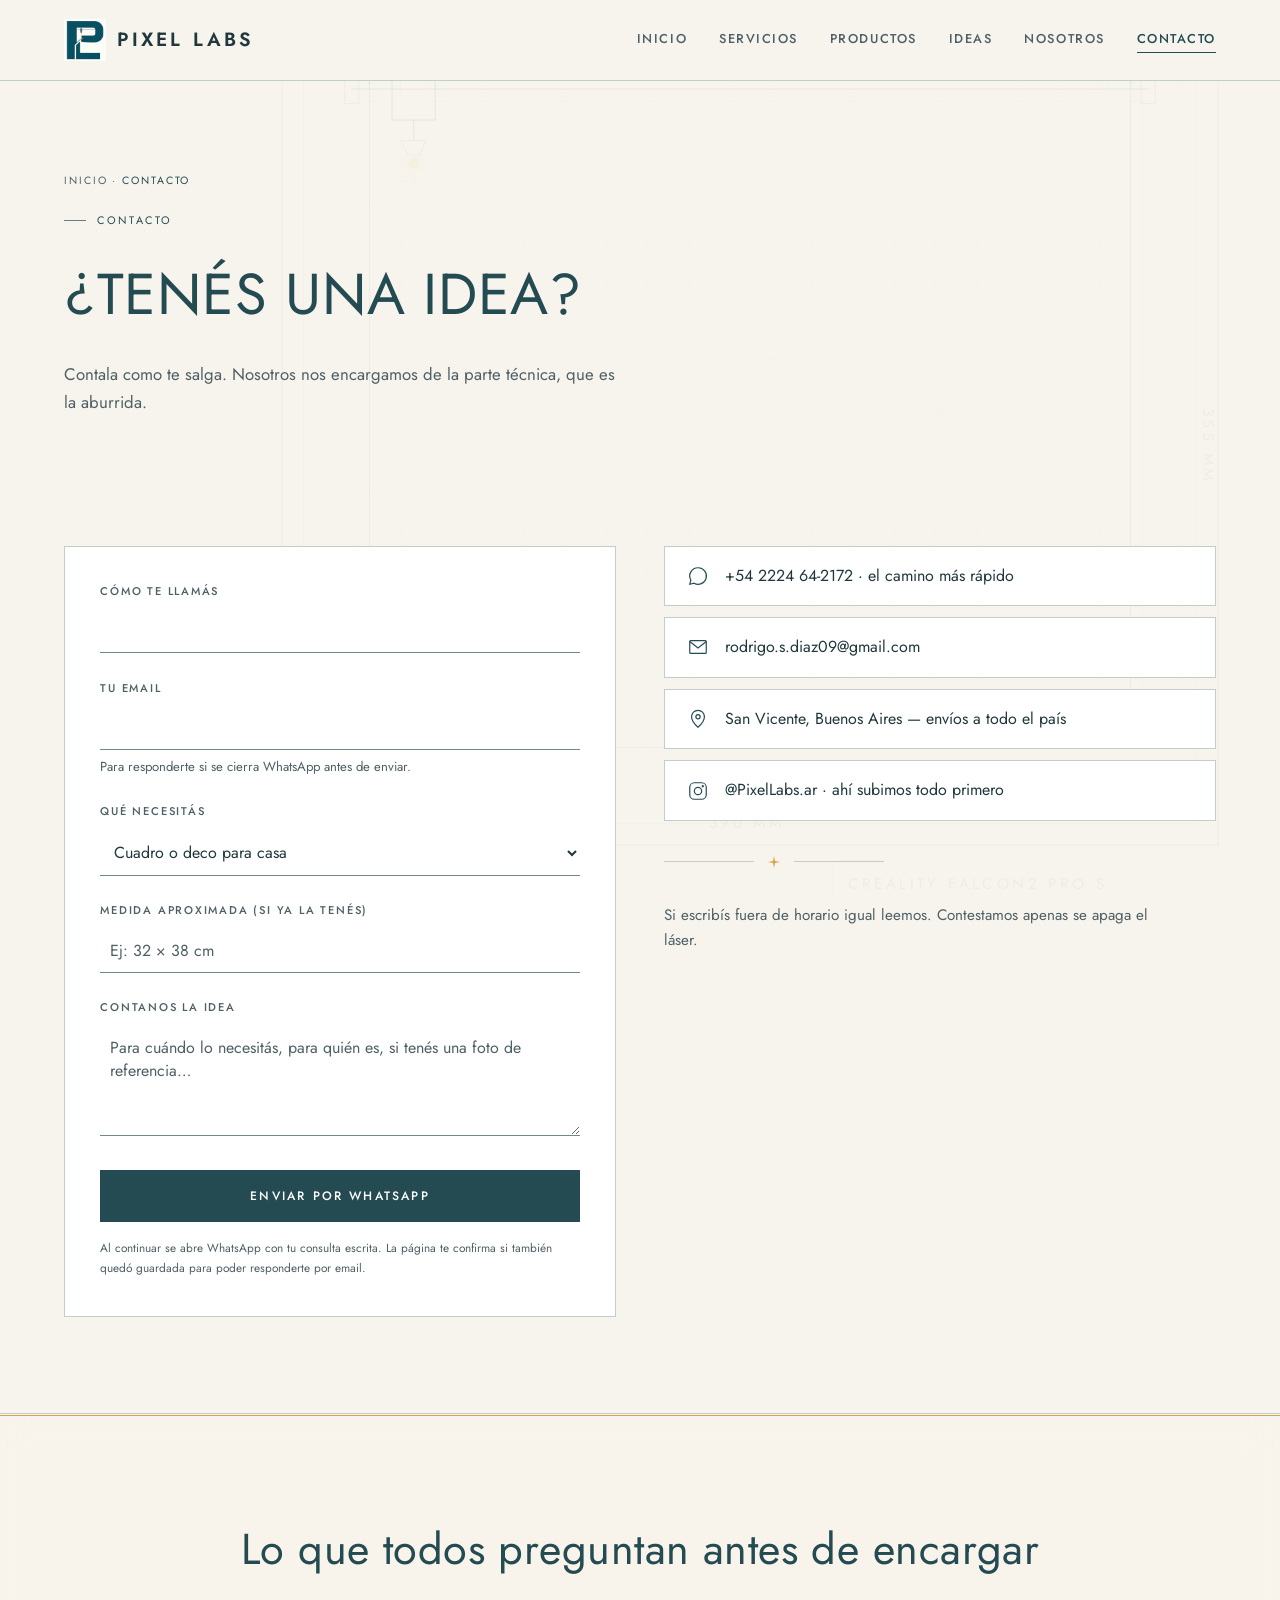
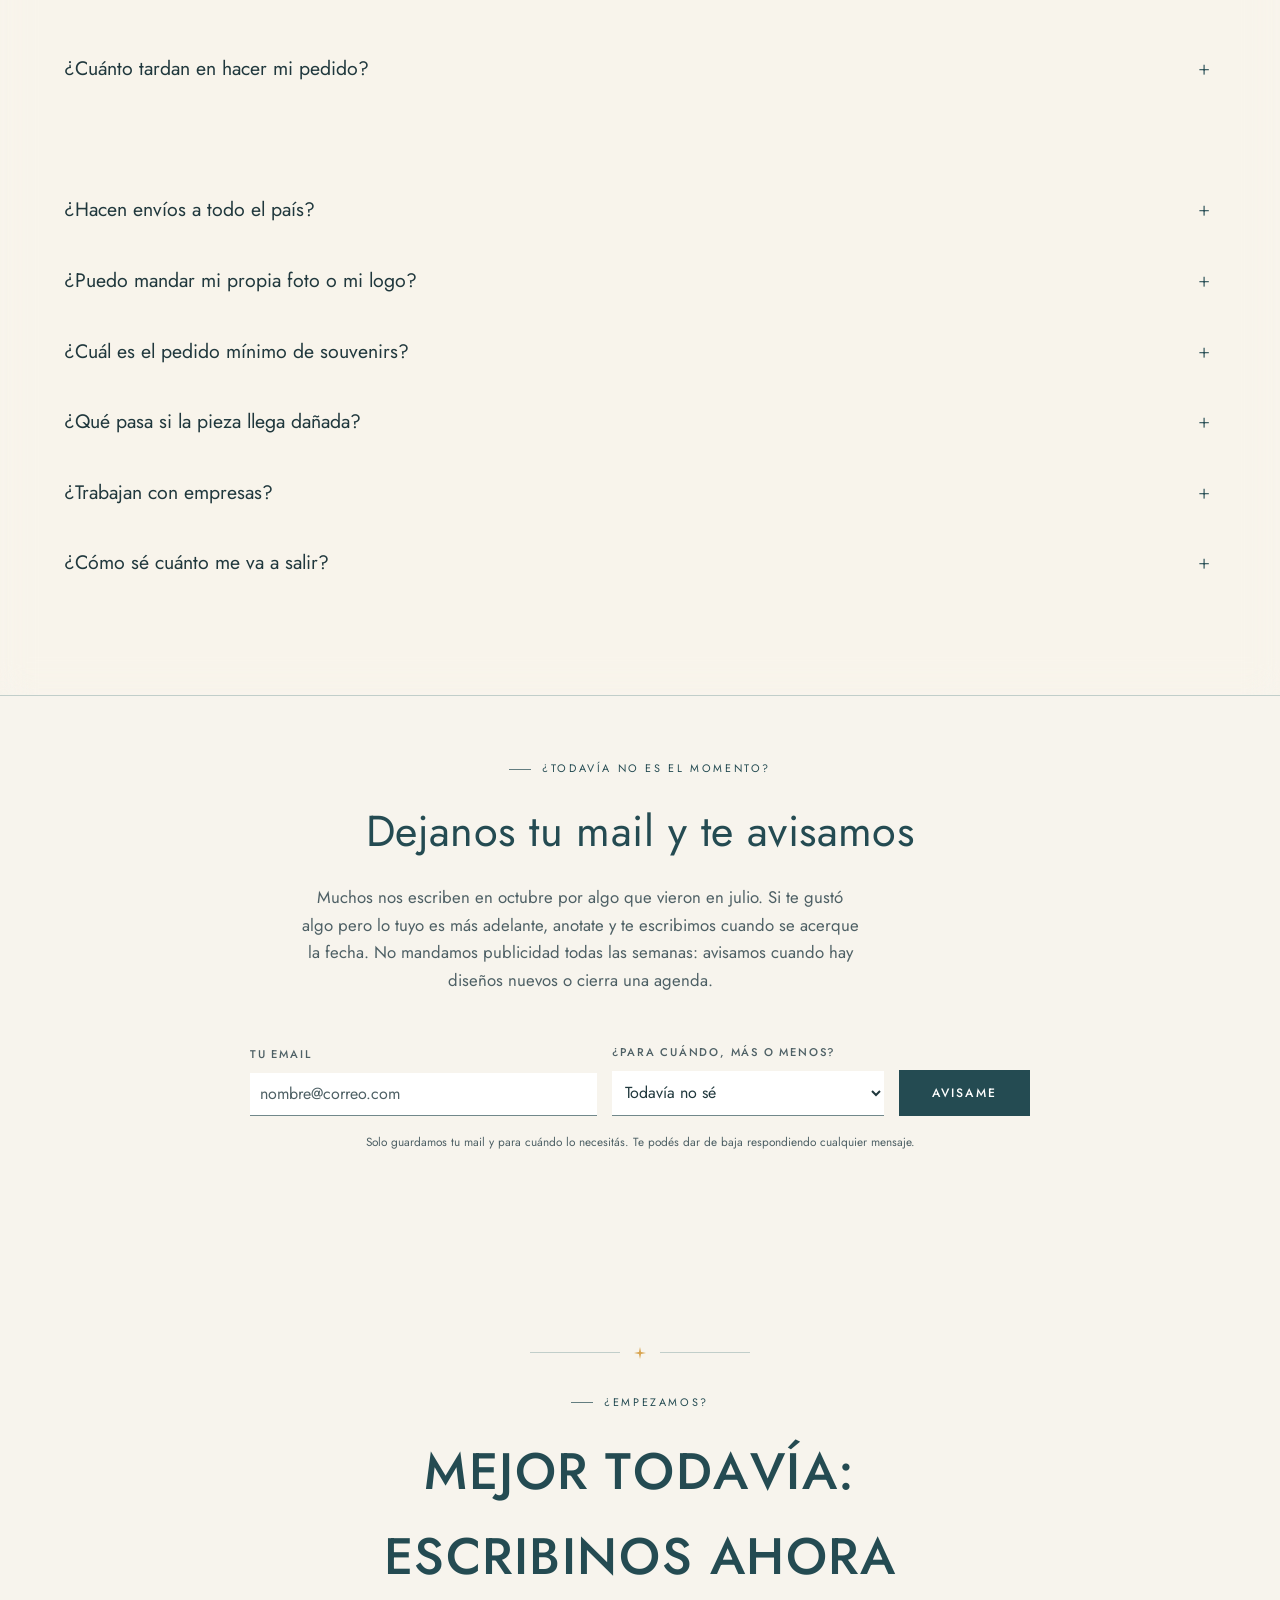
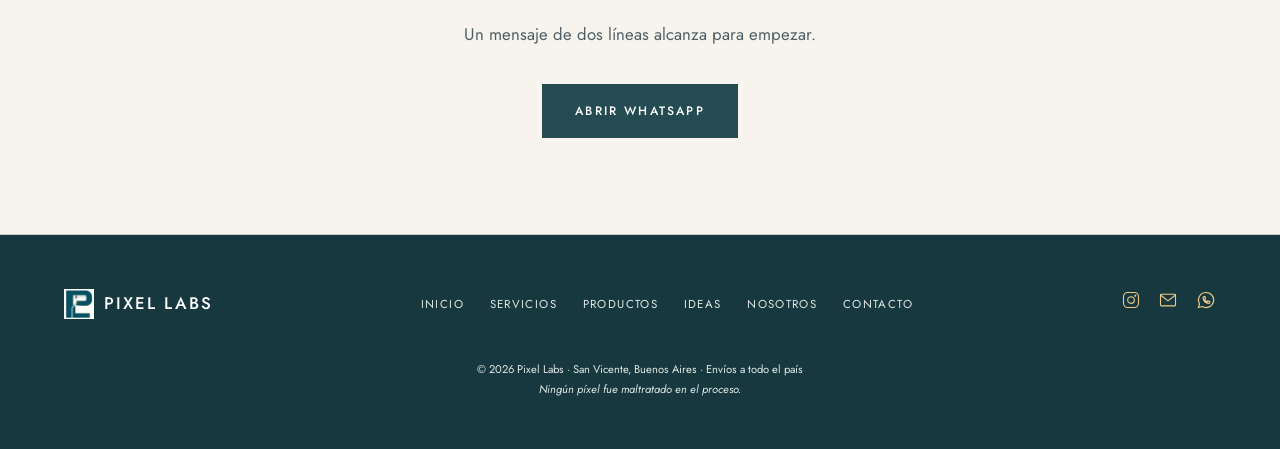
<file: contacto.html>
<!DOCTYPE html>
<html lang="es-AR">
<head>
<meta charset="UTF-8">
<meta name="viewport" content="width=device-width, initial-scale=1.0">

<!-- Google Tag Manager -->
<script>(function(w,d,s,l,i){w[l]=w[l]||[];w[l].push({'gtm.start':
new Date().getTime(),event:'gtm.js'});var f=d.getElementsByTagName(s)[0],
j=d.createElement(s),dl=l!='dataLayer'?'&l='+l:'';j.async=true;j.src=
'https://www.googletagmanager.com/gtm.js?id='+i+dl;f.parentNode.insertBefore(j,f);
})(window,document,'script','dataLayer','GTM-KTWW93RZ');</script>
<!-- End Google Tag Manager -->

<title>Pedí tu Presupuesto | Contacto Pixel Labs San Vicente</title>
<meta name="description" content="Contanos tu idea por WhatsApp y te respondemos con boceto y precio. Producción en 3 días. Envíos por Correo Argentino a todo el país.">
<meta name="keywords" content="presupuesto corte láser, contacto Pixel Labs San Vicente, encargar cuadro personalizado, cuánto tarda un grabado láser">
<meta name="theme-color" content="#F7F4ED">
<!-- ===== DOMINIO =====
     Estas URLs apuntan a https://www.pixellabs.com.ar
     ORDEN IMPORTANTE al publicar:
       1) conectá pixellabs.com.ar como Custom Domain del Worker en Cloudflare
       2) recién ahí hacé el deploy
     Si deployás antes de conectar el dominio, Google va a leer un canonical
     que todavía no resuelve. Si necesitás publicar ya y conectar el dominio
     después, reemplazá en los 7 HTML + sitemap.xml + robots.txt:
       https://www.pixellabs.com.ar  ->  https://pixel-labs-web.rodrigo-s-diaz09.workers.dev -->
<link rel="canonical" href="https://www.pixellabs.com.ar/contacto">
<meta property="og:url" content="https://www.pixellabs.com.ar/contacto">
<link rel="icon" type="image/png" sizes="512x512" href="favicon-512-petroleo.png">
<link rel="icon" type="image/png" sizes="32x32" href="favicon-32-petroleo.png">
<link rel="apple-touch-icon" href="apple-touch-icon-petroleo.png">
<meta property="og:title" content="Pedí tu Presupuesto | Contacto Pixel Labs San Vicente">
<meta property="og:description" content="Contanos tu idea por WhatsApp y te respondemos con boceto y precio. Producción en 3 días. Envíos por Correo Argentino a todo el país.">
<meta property="og:type" content="website">
<meta property="og:locale" content="es_AR">
<meta property="og:image" content="https://www.pixellabs.com.ar/images/compartir.jpg">
<meta property="og:image:width" content="1200">
<meta property="og:image:height" content="630">
<meta property="og:image:alt" content="Pixel Labs — grabado y corte láser en San Vicente, Buenos Aires">
<meta property="og:site_name" content="Pixel Labs">
<meta name="twitter:card" content="summary_large_image">
<meta name="twitter:image" content="https://www.pixellabs.com.ar/images/compartir.jpg">
<meta name="author" content="Pixel Labs">
<meta name="geo.region" content="AR-B">
<meta name="geo.placename" content="San Vicente, Buenos Aires">
<link rel="preconnect" href="https://fonts.googleapis.com">
<link rel="preconnect" href="https://fonts.gstatic.com" crossorigin>
<link href="https://fonts.googleapis.com/css2?family=Cormorant+Garamond:ital,wght@0,400;0,500;1,500&family=Jost:wght@300;400;500&display=swap" rel="stylesheet">
<link rel="stylesheet" href="style.css?v=20260921-1">
<link rel="stylesheet" href="theme-petroleo.css?v=20260922-1">

<!-- ===================== MEDICIÓN =====================
     Pegá acá tu GA4 y tu Píxel de Meta. El resto ya está cableado:
     script.js dispara el evento "contacto_whatsapp" en CADA clic a WhatsApp.

<script async src="https://www.googletagmanager.com/gtag/js?id=G-XXXXXXX"></script>
<script>
  window.dataLayer=window.dataLayer||[];function gtag(){dataLayer.push(arguments);}
  gtag('js',new Date());gtag('config','G-XXXXXXX');
</script>
     ==================================================== -->
<script type="application/ld+json">
{
 "@context": "https://schema.org",
 "@type": "FAQPage",
 "mainEntity": [
  {
   "@type": "Question",
   "name": "¿Cuánto tardan en hacer mi pedido?",
   "acceptedAnswer": {
    "@type": "Answer",
    "text": "La producción nos lleva 3 días. A eso hay que sumarle el tiempo de Correo Argentino, que ya no depende de nosotros y varía según a dónde vaya. Si es para un evento con fecha, avisanos apenas la tengas y calculamos el margen juntos."
   }
  },
  {
   "@type": "Question",
   "name": "¿Cómo se paga?",
   "acceptedAnswer": {
    "@type": "Answer",
    "text": "Por transferencia, por Mercado Pago o con un link de pago que te mandamos: elegís el que te quede más cómodo. Se abona el total de la pieza más el envío, y te pasamos los dos números por separado junto con el presupuesto, así sabés exactamente por qué estás pagando. No trabajamos con seña: es un solo pago, y recién cuando el precio está cerrado y vos aprobaste el diseño. Antes de eso no se cobra nada."
   }
  },
  {
   "@type": "Question",
   "name": "¿Hacen envíos a todo el país?",
   "acceptedAnswer": {
    "@type": "Answer",
    "text": "Sí, por Andreani y Correo Argentino, con seguimiento. También podés retirar en San Vicente, Buenos Aires, y ahorrarte el costo. A la Luna todavía no llegamos, pero tenemos las fases en cuadro."
   }
  },
  {
   "@type": "Question",
   "name": "¿Puedo mandar mi propia foto o mi logo?",
   "acceptedAnswer": {
    "@type": "Answer",
    "text": "Sí, es la mitad de lo que hacemos. Vectorizamos la imagen para que el láser la entienda. Cuanto mejor sea la foto original, mejor sale el retrato: buscá buena luz y que la cara se vea nítida."
   }
  },
  {
   "@type": "Question",
   "name": "¿Cuál es el pedido mínimo de souvenirs?",
   "acceptedAnswer": {
    "@type": "Answer",
    "text": "Diez unidades. El precio por unidad baja a medida que sube la cantidad, así que conviene cerrar la lista de invitados antes de encargar."
   }
  },
  {
   "@type": "Question",
   "name": "¿Qué pasa si la pieza llega dañada?",
   "acceptedAnswer": {
    "@type": "Answer",
    "text": "Embalamos pensando en el peor viaje posible, pero si algo llega dañado nos hacemos cargo. Sacale una foto al paquete y a la pieza apenas la abras, mandanosla por WhatsApp y lo resolvemos. Nunca dejamos a nadie con una pieza rota en la mano."
   }
  },
  {
   "@type": "Question",
   "name": "¿Trabajan con empresas?",
   "acceptedAnswer": {
    "@type": "Answer",
    "text": "Sí. Grabamos tu logo sobre madera, acrílico o cuero, con precio por volumen y mockup previo sin cargo. Es el pedido que más crece en noviembre, así que conviene agendarlo en octubre."
   }
  },
  {
   "@type": "Question",
   "name": "¿Cómo sé cuánto me va a salir?",
   "acceptedAnswer": {
    "@type": "Answer",
    "text": "En el probador del catálogo, cuando elegís una medida, aparece desde cuánto arranca esa medida. Es orientativo: no hay lista de precios cerrada porque cada pieza cambia según el material, el detalle del calado y si va pintada. Decinos qué pieza te gustó y de qué medida y te pasamos el valor exacto el mismo día. Nunca vas a pagar nada antes de tener el precio cerrado y el diseño aprobado."
   }
  }
 ]
}
</script>
</head>
<body>
<!-- Google Tag Manager (noscript) -->
<noscript><iframe src="https://www.googletagmanager.com/ns.html?id=GTM-KTWW93RZ"
title="Google Tag Manager" height="0" width="0" style="display:none;visibility:hidden"></iframe></noscript>
<!-- End Google Tag Manager (noscript) -->
<a class="skip-link" href="#main">Ir al contenido</a>

<div class="boot" aria-hidden="true">
  <div class="boot-inner">
    <div class="boot-mark">Pixel Labs</div>
    <div class="boot-bar"></div>
    <p class="boot-note">Calibrando el láser</p>
  </div>
</div>

<div class="scan-progress" aria-hidden="true"></div>
<div class="grain" aria-hidden="true"></div>
<div class="vignette" aria-hidden="true"></div>
<div class="cursor-ring" aria-hidden="true"></div>
<div class="cursor-dot" aria-hidden="true"></div>
<div class="wipe" aria-hidden="true"></div>

<!-- ==========================================================================
     FONDO: plano técnico de la Creality Falcon2 Pro S 22W, dibujado en vectores.
     Va fijo detrás de todo el contenido. El cabezal recorre el área de trabajo
     y el trazo se dibuja solo, como en un corte real.
     ========================================================================== -->
<div class="blueprint" aria-hidden="true">
<svg viewBox="0 0 1400 1120" xmlns="http://www.w3.org/2000/svg" role="presentation">
  <defs>
    <pattern id="bpGrid" width="40" height="40" patternUnits="userSpaceOnUse">
      <path d="M40 0 H0 V40" class="bp-faint"/>
    </pattern>
    <filter id="bpGlow" x="-160%" y="-160%" width="420%" height="420%">
      <feGaussianBlur stdDeviation="7" result="b"/>
      <feMerge><feMergeNode in="b"/><feMergeNode in="SourceGraphic"/></feMerge>
    </filter>
  </defs>

  <!-- papel milimetrado -->
  <rect x="330" y="215" width="740" height="675" fill="url(#bpGrid)"/>

  <!-- chasis cerrado -->
  <rect x="245" y="120" width="910" height="865" class="bp-line"/>
  <rect x="266" y="141" width="868" height="823" class="bp-faint"/>
  <path d="M245 205 H1155" class="bp-faint"/>
  <path d="M245 900 H1155" class="bp-faint"/>
  <rect x="245" y="120" width="910" height="85" class="bp-fillsoft"/>

  <!-- panel y parada de emergencia -->
  <circle cx="1085" cy="163" r="17" class="bp-line"/>
  <circle cx="1085" cy="163" r="9" class="bp-faint"/>
  <path d="M300 155 H420 M300 172 H380" class="bp-faint"/>
  <text x="300" y="190" class="bp-txt sm">Falcon2 Pro S</text>

  <!-- área de trabajo 355 x 390 mm -->
  <rect x="330" y="215" width="740" height="675" class="bp-line"/>
  <path d="M330 245 V215 H360 M1040 215 H1070 V245 M1070 860 V890 H1040 M360 890 H330 V860" class="bp-strong"/>

  <!-- rieles Y -->
  <path d="M330 215 V890 M1070 215 V890" class="bp-faint"/>
  <path d="M318 215 V890 M1082 215 V890" class="bp-faint"/>

  <!-- pórtico + cabezal -->
  <g class="bp-gantry">
    <path d="M312 250 H1088" class="bp-strong"/>
    <path d="M312 262 H1088" class="bp-faint"/>
    <rect x="306" y="240" width="14" height="24" class="bp-line"/>
    <rect x="1080" y="240" width="14" height="24" class="bp-line"/>
    <g class="bp-head">
      <rect x="352" y="228" width="42" height="52" class="bp-strong"/>
      <rect x="360" y="236" width="26" height="20" class="bp-faint"/>
      <path d="M373 280 V300" class="bp-strong"/>
      <path d="M361 300 H385 L379 314 H367 Z" class="bp-line"/>
      <circle cx="373" cy="322" r="5" fill="#E7CD8F" class="bp-spark" filter="url(#bpGlow)"/>
      <path d="M373 330 V352 M357 340 H389" class="bp-faint"/>
    </g>
  </g>

  <!-- lo que el láser está cortando: un cartel con la marca.
       pathLength normaliza el trazo para que la animación funcione
       sin importar el largo real del contorno. -->
  <g class="bp-sign">
    <path class="bp-path" pathLength="1500"
          d="M492 548 h416 a22 22 0 0 1 22 22 v112 a22 22 0 0 1 -22 22 h-416 a22 22 0 0 1 -22 -22 v-112 a22 22 0 0 1 22 -22 z"/>
    <path class="bp-path bp-path-b" pathLength="1500"
          d="M510 566 h380 a9 9 0 0 1 9 9 v102 a9 9 0 0 1 -9 9 h-380 a9 9 0 0 1 -9 -9 v-102 a9 9 0 0 1 9 -9 z"/>
    <circle cx="512" cy="568" r="5.5" class="bp-faint"/>
    <circle cx="888" cy="568" r="5.5" class="bp-faint"/>
    <circle cx="512" cy="684" r="5.5" class="bp-faint"/>
    <circle cx="888" cy="684" r="5.5" class="bp-faint"/>
    <path d="M700 548 V512 M676 512 h48" class="bp-faint"/>
    <text x="700" y="648" class="bp-sign-txt" text-anchor="middle">PixelLabs</text>
    <text x="700" y="676" class="bp-sign-sub" text-anchor="middle">grabado y corte láser</text>
  </g>

  <!-- cotas -->
  <path d="M330 940 H1070 M330 932 V948 M1070 932 V948" class="bp-faint"/>
  <text x="660" y="968" class="bp-txt">390 mm</text>
  <path d="M1120 215 V890 M1112 215 H1128 M1112 890 H1128" class="bp-faint"/>
  <text x="1140" y="560" class="bp-txt" transform="rotate(90 1140 560)">355 mm</text>

  <!-- rótulo -->
  <path d="M780 1000 H1155 M780 1000 V1085 M780 1042 H1155" class="bp-faint"/>
  <text x="795" y="1028" class="bp-txt">Creality Falcon2 Pro S</text>
  <text x="795" y="1070" class="bp-txt sm">22 W · 455 nm · Clase 1 · 0,08 mm</text>

  <!-- referencias sueltas -->
  <text x="250" y="1028" class="bp-txt sm">Cámara de posicionamiento</text>
  <text x="250" y="1070" class="bp-txt sm">Asistencia de aire integrada</text>
  <circle cx="1040" cy="245" r="9" class="bp-faint"/>
  <path d="M1031 236 L1049 254 M1049 236 L1031 254" class="bp-faint"/>
</svg>
</div>

<!-- BARRA DE ANUNCIO: cambiá el texto y la fecha según la temporada. Para ocultarla, borrá este bloque entero. -->
<div class="announce">
  <span>Día de la Madre · cerramos agenda el 5 de octubre <span class="count-down" data-deadline="2026-10-05T23:59:59-03:00"></span></span>
  <button type="button" class="announce-close" aria-label="Cerrar aviso">✕</button>
</div>

<header class="site-header">
  <a class="brand" href="/">
    <img class="brand-mark" src="images/logo-monograma-2026.png" alt="Pixel Labs — grabado y corte láser" width="40" height="40">
    PIXEL LABS
  </a>
  <nav class="main-nav" id="mainNav">
    <a href="/">Inicio</a>
    <a href="/servicios">Servicios</a>
    <a href="/productos">Productos</a>
    <a href="/ideas">Ideas</a>
    <a href="/nosotros">Nosotros</a>
    <a href="/contacto">Contacto</a>
  </nav>
  <button type="button" class="nav-toggle" id="navToggle" aria-label="Abrir menú" aria-controls="mainNav" aria-expanded="false">☰</button>
</header>

<main id="main">

<div class="page-hero">
  <p class="crumbs"><a href="/">Inicio</a> · <span>Contacto</span></p>
  <p class="eyebrow">Contacto</p>
  <h1 data-engrave>¿Tenés una idea?</h1>
  <p class="lede">Contala como te salga. Nosotros nos encargamos de la parte técnica, que es la aburrida.</p>
</div>

<section class="contact-grid">
  <form id="contactForm" data-reveal="left">
    <!-- Campo trampa: invisible y no tabulable. Los robots lo completan y así
         el servidor los descarta. OJO con el nombre: no puede ser "web", "url",
         "email" ni nada que el navegador reconozca, porque lo autocompleta solo
         y terminaría descartando personas reales. -->
    <div class="trampa" aria-hidden="true">
      <label for="plRef">No completar</label>
      <input type="text" id="plRef" name="pl_ref" tabindex="-1"
             autocomplete="off" data-lpignore="true" data-1p-ignore data-form-type="other">
    </div>
    <div class="form-field">
      <label for="nombre">Cómo te llamás</label>
      <input type="text" id="nombre" name="nombre" required autocomplete="name">
    </div>
    <div class="form-field">
      <label for="email">Tu email</label>
      <input type="email" id="email" name="email" required autocomplete="email" aria-describedby="emailHelp">
      <p class="field-help" id="emailHelp">Para responderte si se cierra WhatsApp antes de enviar.</p>
    </div>
    <div class="form-field">
      <label for="tipo">Qué necesitás</label>
      <select id="tipo" name="tipo">
        <option>Cuadro o deco para casa</option>
        <option>Retrato de mascota</option>
        <option>Souvenirs para un evento</option>
        <option>Cartelería para mi local</option>
        <option>Regalos corporativos</option>
        <option>Todavía no sé, tengo una idea suelta</option>
      </select>
    </div>
    <div class="form-field">
      <label for="medida">Medida aproximada (si ya la tenés)</label>
      <input type="text" id="medida" name="medida" placeholder="Ej: 32 × 38 cm" autocomplete="off">
    </div>
    <div class="form-field">
      <label for="mensaje">Contanos la idea</label>
      <textarea id="mensaje" name="mensaje" required placeholder="Para cuándo lo necesitás, para quién es, si tenés una foto de referencia…"></textarea>
    </div>
    <button type="submit" class="btn btn-solid spark-hover">Enviar por WhatsApp</button>
    <p class="form-note">Al continuar se abre WhatsApp con tu consulta escrita. La página te confirma
      si también quedó guardada para poder responderte por email.</p>
  </form>

  <div data-reveal="right">
    <div class="contact-info-row">
      <svg viewBox="0 0 24 24" fill="none" stroke="currentColor" stroke-width="1.3" aria-hidden="true"><path d="M12 3a9 9 0 0 0-7.8 13.5L3 21l4.7-1.2A9 9 0 1 0 12 3z"/></svg>
      <a href="https://wa.me/542224642172?text=%C2%A1Hola%20Pixel%20Labs%21%20Quiero%20hacer%20una%20consulta." target="_blank" rel="noopener">+54 2224 64-2172 · el camino más rápido</a>
    </div>
    <div class="contact-info-row">
      <svg viewBox="0 0 24 24" fill="none" stroke="currentColor" stroke-width="1.3" aria-hidden="true"><rect x="3" y="5" width="18" height="14" rx="1"/><path d="M3 6 L12 13 L21 6"/></svg>
      <a href="mailto:rodrigo.s.diaz09@gmail.com">rodrigo.s.diaz09@gmail.com</a>
    </div>
    <div class="contact-info-row">
      <svg viewBox="0 0 24 24" fill="none" stroke="currentColor" stroke-width="1.3" aria-hidden="true"><path d="M12 21s-7-6.2-7-11.5A7 7 0 0 1 19 9.5C19 14.8 12 21 12 21z"/><circle cx="12" cy="9.5" r="2.3"/></svg>
      <span>San Vicente, Buenos Aires — envíos a todo el país</span>
    </div>
    <div class="contact-info-row">
      <svg viewBox="0 0 24 24" fill="none" stroke="currentColor" stroke-width="1.3" aria-hidden="true"><rect x="3" y="3" width="18" height="18" rx="5"/><circle cx="12" cy="12" r="4"/><circle cx="17.2" cy="6.8" r="0.6" fill="currentColor"/></svg>
      <a href="https://instagram.com/PixelLabs.ar" target="_blank" rel="noopener">@PixelLabs.ar · ahí subimos todo primero</a>
    </div>

    <div class="spark-divider"><svg viewBox="0 0 12 12" aria-hidden="true"><path d="M6 0 L7 5 L12 6 L7 7 L6 12 L5 7 L0 6 L5 5 Z" fill="currentColor"/></svg></div>
    <p class="lede lede-sm">Si escribís fuera de horario igual leemos. Contestamos apenas se apaga el láser.</p>
  </div>
</section>

<div class="hr-divider"></div>

<section class="section-glass" aria-labelledby="t-faq">
  <div class="section-head centrado" data-reveal>
    <p class="eyebrow centered">Preguntas frecuentes</p>
    <h2 id="t-faq" data-engrave>Lo que todos preguntan antes de encargar</h2>
  </div>
  <div class="faq">
  <div class="faq-item" data-reveal style="--d:0ms">
    <button class="faq-q" type="button">¿Cuánto tardan en hacer mi pedido?</button>
    <div class="faq-a"><p>La producción nos lleva <strong>3 días</strong>. A eso hay que sumarle el tiempo de Correo Argentino, que ya no depende de nosotros y varía según a dónde vaya. Si es para un evento con fecha, avisanos apenas la tengas y calculamos el margen juntos.</p></div>
  </div>
  <div class="faq-item" data-reveal style="--d:40ms">
    <button class="faq-q" type="button">¿Cómo se paga?</button>
    <div class="faq-a"><p>Por transferencia, por Mercado Pago o con un link de pago que te mandamos: elegís el que te quede más cómodo. Se abona el total de la pieza más el envío, y te pasamos los dos números por separado junto con el presupuesto, así sabés exactamente por qué estás pagando. No trabajamos con seña: es un solo pago, y recién cuando el precio está cerrado y vos aprobaste el diseño. Antes de eso no se cobra nada.</p></div>
  </div>
  <div class="faq-item" data-reveal style="--d:80ms">
    <button class="faq-q" type="button">¿Hacen envíos a todo el país?</button>
    <div class="faq-a"><p>Sí, por Andreani y Correo Argentino, con seguimiento. También podés retirar en San Vicente, Buenos Aires, y ahorrarte el costo. A la Luna todavía no llegamos, pero tenemos las fases en cuadro.</p></div>
  </div>
  <div class="faq-item" data-reveal style="--d:120ms">
    <button class="faq-q" type="button">¿Puedo mandar mi propia foto o mi logo?</button>
    <div class="faq-a"><p>Sí, es la mitad de lo que hacemos. Vectorizamos la imagen para que el láser la entienda. Cuanto mejor sea la foto original, mejor sale el retrato: buscá buena luz y que la cara se vea nítida.</p></div>
  </div>
  <div class="faq-item" data-reveal style="--d:160ms">
    <button class="faq-q" type="button">¿Cuál es el pedido mínimo de souvenirs?</button>
    <div class="faq-a"><p>Diez unidades. El precio por unidad baja a medida que sube la cantidad, así que conviene cerrar la lista de invitados antes de encargar.</p></div>
  </div>
  <div class="faq-item" data-reveal style="--d:200ms">
    <button class="faq-q" type="button">¿Qué pasa si la pieza llega dañada?</button>
    <div class="faq-a"><p>Embalamos pensando en el peor viaje posible, pero si algo llega dañado nos hacemos cargo. Sacale una foto al paquete y a la pieza apenas la abras, mandanosla por WhatsApp y lo resolvemos. Nunca dejamos a nadie con una pieza rota en la mano.</p></div>
  </div>
  <div class="faq-item" data-reveal style="--d:240ms">
    <button class="faq-q" type="button">¿Trabajan con empresas?</button>
    <div class="faq-a"><p>Sí. Grabamos tu logo sobre madera, acrílico o cuero, con precio por volumen y mockup previo sin cargo. Es el pedido que más crece en noviembre, así que conviene agendarlo en octubre.</p></div>
  </div>
  <div class="faq-item" data-reveal style="--d:280ms">
    <button class="faq-q" type="button">¿Cómo sé cuánto me va a salir?</button>
    <div class="faq-a"><p>En el <a class="text-link" href="/productos#probador">probador del catálogo</a>, cuando elegís una medida, aparece desde cuánto arranca esa medida. Es orientativo: no hay lista de precios cerrada porque cada pieza cambia según el material, el detalle del calado y si va pintada. Decinos qué pieza te gustó y de qué medida y te pasamos el valor exacto el mismo día. Nunca vas a pagar nada antes de tener el precio cerrado y el diseño aprobado.</p></div>
  </div>
</div>
</section>

<div class="hr-divider"></div>

<!-- Para el que mira ahora pero compra en tres meses: si no le dejamos
     dónde anotarse, se pierde. Esto lo guarda en la misma base. -->
<section class="avisame" aria-labelledby="t-avisame-contacto">
  <div class="section-head centrado" data-reveal>
    <p class="eyebrow centered">¿Todavía no es el momento?</p>
    <h2 id="t-avisame-contacto" data-engrave>Dejanos tu mail y te avisamos</h2>
    <p class="lede">Muchos nos escriben en octubre por algo que vieron en julio. Si te gustó algo pero lo tuyo es más adelante, anotate y te escribimos cuando se acerque la fecha. No mandamos publicidad todas las semanas: avisamos cuando hay diseños nuevos o cierra una agenda.</p>
  </div>
  <form class="avisame-form" data-avisame data-reveal>
    <div class="trampa" aria-hidden="true">
      <label for="plRef-contacto">No completar</label>
      <input type="text" id="plRef-contacto" name="pl_ref" tabindex="-1"
             autocomplete="off" data-lpignore="true" data-1p-ignore data-form-type="other">
    </div>
    <div class="avisame-fila">
      <div class="form-field">
        <label for="novEmail-contacto">Tu email</label>
        <input type="email" id="novEmail-contacto" name="email" required autocomplete="email" placeholder="nombre@correo.com">
      </div>
      <div class="form-field">
        <label for="novCuando-contacto">¿Para cuándo, más o menos?</label>
        <select id="novCuando-contacto" name="cuando">
          <option>Todavía no sé</option>
          <option>Día de la Madre</option>
          <option>Fin de año / Navidad</option>
          <option>Un cumpleaños o fiesta de 15</option>
          <option>Para mi local o negocio</option>
        </select>
      </div>
      <button type="submit" class="btn btn-solid spark-hover">Avisame</button>
    </div>
    <p class="form-note">Solo guardamos tu mail y para cuándo lo necesitás. Te podés dar de baja
      respondiendo cualquier mensaje.</p>
  </form>
</section>

<section class="cta-final">
  <div class="spark-divider centered"><svg viewBox="0 0 12 12" aria-hidden="true"><path d="M6 0 L7 5 L12 6 L7 7 L6 12 L5 7 L0 6 L5 5 Z" fill="currentColor"/></svg></div>
  <p class="eyebrow centered">¿Empezamos?</p>
  <h2 data-engrave>Mejor todavía: escribinos ahora</h2>
  <p class="lede">Un mensaje de dos líneas alcanza para empezar.</p>
  <div class="hero-actions">
    <a href="https://wa.me/542224642172?text=%C2%A1Hola%20Pixel%20Labs%21%20Quiero%20consultar%20por%20un%20proyecto." target="_blank" rel="noopener" class="btn btn-solid spark-hover">Abrir WhatsApp</a>
  </div>
</section></main>

<!-- Vista ampliada del catálogo -->
<div class="lightbox" id="lightbox" role="dialog" aria-modal="true" aria-label="Vista ampliada de la pieza">
  <button class="lb-close" type="button" aria-label="Cerrar">✕</button>
  <button class="lb-nav lb-prev" type="button" aria-label="Anterior">‹</button>
  <button class="lb-nav lb-next" type="button" aria-label="Siguiente">›</button>
  <div class="lb-inner">
    <figure class="lb-fig"><img id="lbImg" src="[data-uri]" alt=""></figure>
    <div class="lb-side">
      <p class="lb-cat" id="lbCat"></p>
      <h3 class="lb-title" id="lbTitle">Detalle de la pieza</h3>
      <p class="lb-desc" id="lbDesc"></p>
      <p class="lb-assurance">Boceto aprobado por vos · Envíos a todo el país</p>
      <a class="btn btn-solid spark-hover" id="lbWa" href="#" target="_blank" rel="noopener">Cotizar esta pieza</a>
      <button class="btn spark-hover" type="button" id="lbPick">Agregar a mi selección</button>
      <button class="btn spark-hover" type="button" id="lbTry" hidden>Verla en mi pared</button>
      <button class="btn spark-hover" type="button" id="lbShare" hidden>Compartir pieza</button>
      <input class="lb-link" id="lbLink" type="text" readonly hidden aria-label="Enlace de esta pieza">
      <p class="lb-status" id="lbStatus" role="status" aria-live="polite"></p>
    </div>
  </div>
</div>

<!-- Bandeja: varias piezas en un solo mensaje -->
<div class="tray" id="tray" role="status" aria-live="polite">
  <span class="tray-n" id="trayN">0</span>
  <span class="tray-t"><b id="trayTitle">piezas elegidas</b><span>Te las mandamos todas en un solo mensaje</span></span>
  <a class="btn btn-solid spark-hover" id="trayGo" href="#" target="_blank" rel="noopener">Cotizar todo</a>
  <button class="tray-clear" type="button" id="trayClear">Vaciar</button>
</div>

<a class="fab" href="https://wa.me/542224642172?text=%C2%A1Hola%20Pixel%20Labs%21%20Quiero%20hacer%20una%20consulta." target="_blank" rel="noopener" aria-label="Escribinos por WhatsApp">
  <span class="fab-label">Escribinos, contestamos</span>
  <svg viewBox="0 0 24 24" fill="none" stroke="currentColor" stroke-width="1.4" aria-hidden="true"><path d="M12 3a9 9 0 0 0-7.8 13.5L3 21l4.7-1.2A9 9 0 1 0 12 3z"/><path d="M8.5 9.3c0 4 3.2 6.7 6.7 6.7c1 0 1.3-.7 1.3-1.3v-1l-2.3-.6-1 1a5 5 0 0 1-2.8-2.8l1-1-.6-2.3h-1c-.6 0-1.3.3-1.3 1.3z"/></svg>
</a>

<footer class="site-footer">
  <div class="footer-brand">
    <img src="images/logo-monograma-2026.png" alt="" width="30" height="30">
    <span>Pixel Labs</span>
  </div>
  <div class="footer-links">
    <a href="/">Inicio</a>
    <a href="/servicios">Servicios</a>
    <a href="/productos">Productos</a>
    <a href="/ideas">Ideas</a>
    <a href="/nosotros">Nosotros</a>
    <a href="/contacto">Contacto</a>
  </div>
  <div class="footer-social">
    <a href="https://instagram.com/PixelLabs.ar" target="_blank" rel="noopener" aria-label="Instagram"><svg viewBox="0 0 24 24" fill="none" stroke="currentColor" stroke-width="1.3" aria-hidden="true"><rect x="3" y="3" width="18" height="18" rx="5"/><circle cx="12" cy="12" r="4"/><circle cx="17.2" cy="6.8" r="0.6" fill="currentColor"/></svg></a>
    <a href="mailto:rodrigo.s.diaz09@gmail.com" aria-label="Email"><svg viewBox="0 0 24 24" fill="none" stroke="currentColor" stroke-width="1.3" aria-hidden="true"><rect x="3" y="5" width="18" height="14" rx="1"/><path d="M3 6 L12 13 L21 6"/></svg></a>
    <a href="https://wa.me/542224642172?text=%C2%A1Hola%20Pixel%20Labs%21%20Quiero%20hacer%20una%20consulta." target="_blank" rel="noopener" aria-label="WhatsApp"><svg viewBox="0 0 24 24" fill="none" stroke="currentColor" stroke-width="1.4" aria-hidden="true"><path d="M12 3a9 9 0 0 0-7.8 13.5L3 21l4.7-1.2A9 9 0 1 0 12 3z"/><path d="M8.5 9.3c0 4 3.2 6.7 6.7 6.7c1 0 1.3-.7 1.3-1.3v-1l-2.3-.6-1 1a5 5 0 0 1-2.8-2.8l1-1-.6-2.3h-1c-.6 0-1.3.3-1.3 1.3z"/></svg></a>
  </div>
  <p class="footer-copy">
    © 2026 Pixel Labs · San Vicente, Buenos Aires · Envíos a todo el país
    <span class="joke">Ningún píxel fue maltratado en el proceso.</span>
  </p>
</footer>

<script src="script.js?v=20260923-deco"></script>
</body>
</html>
</file>
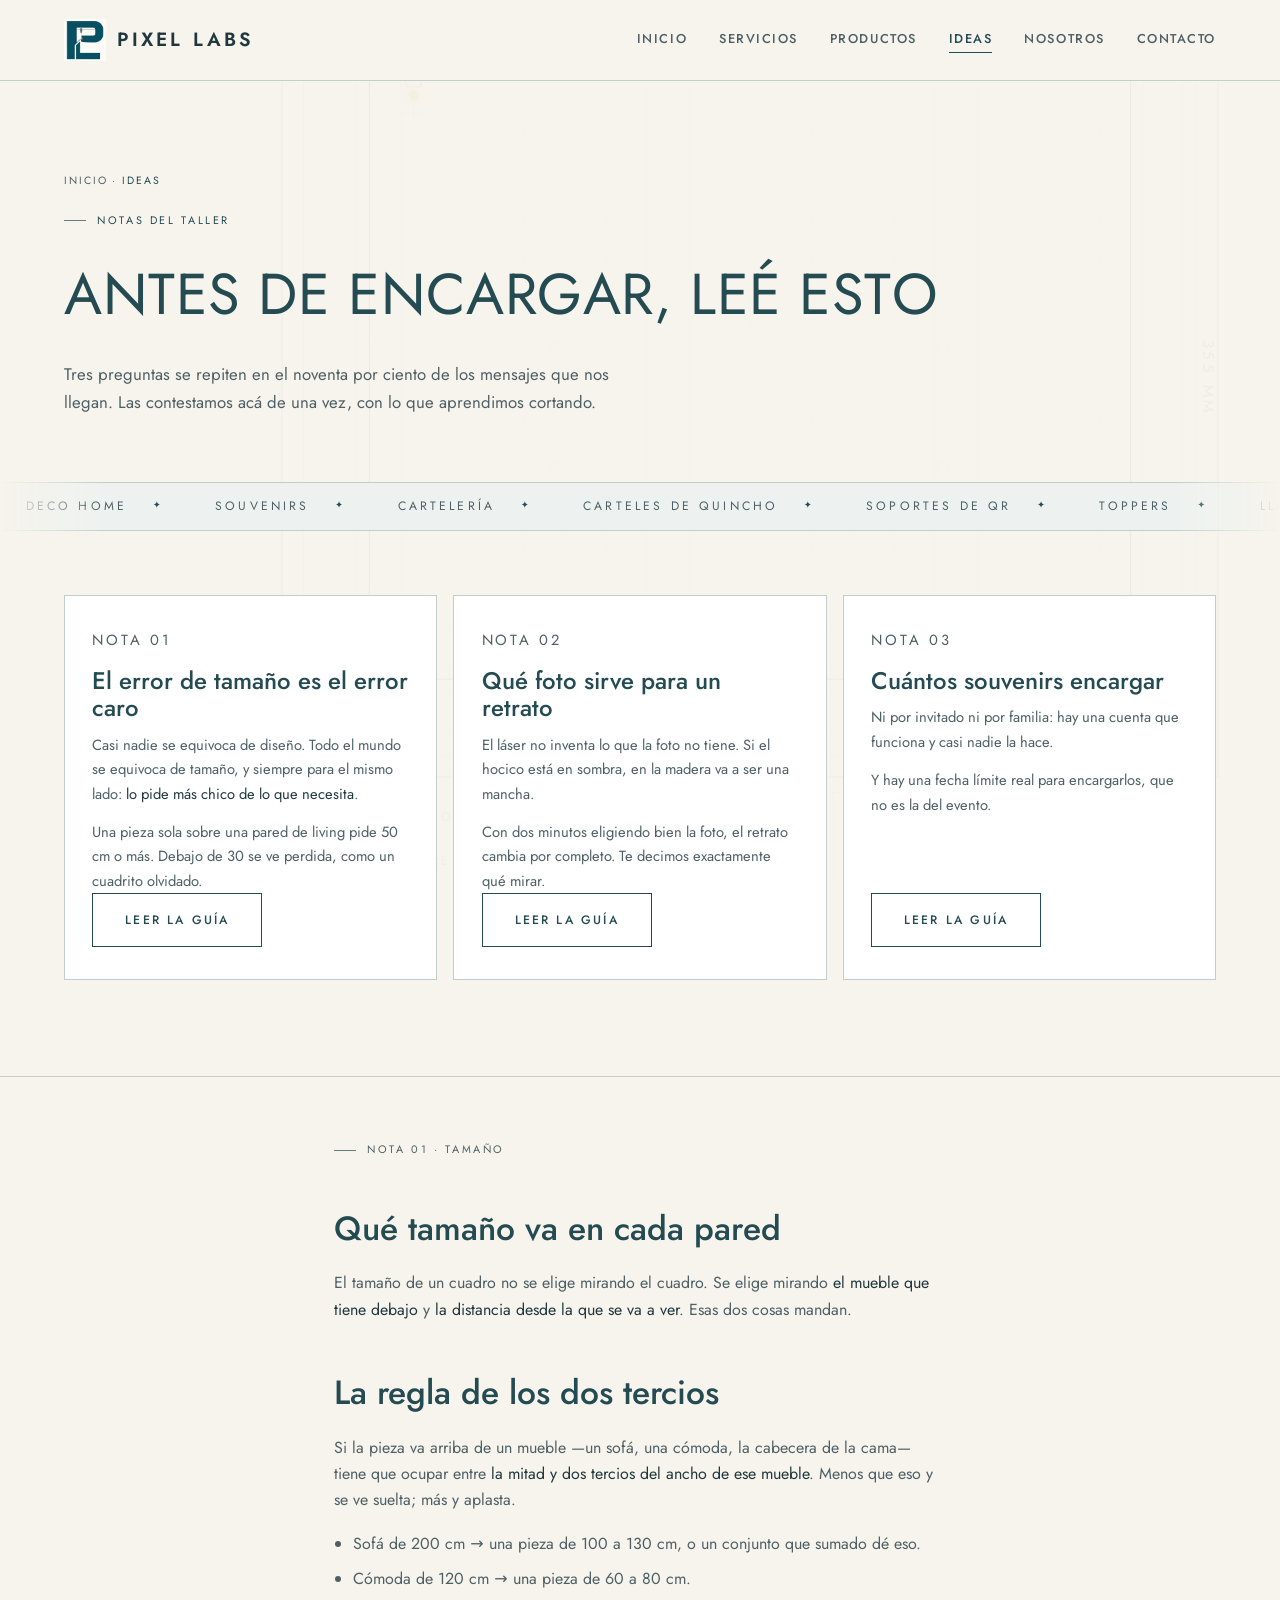
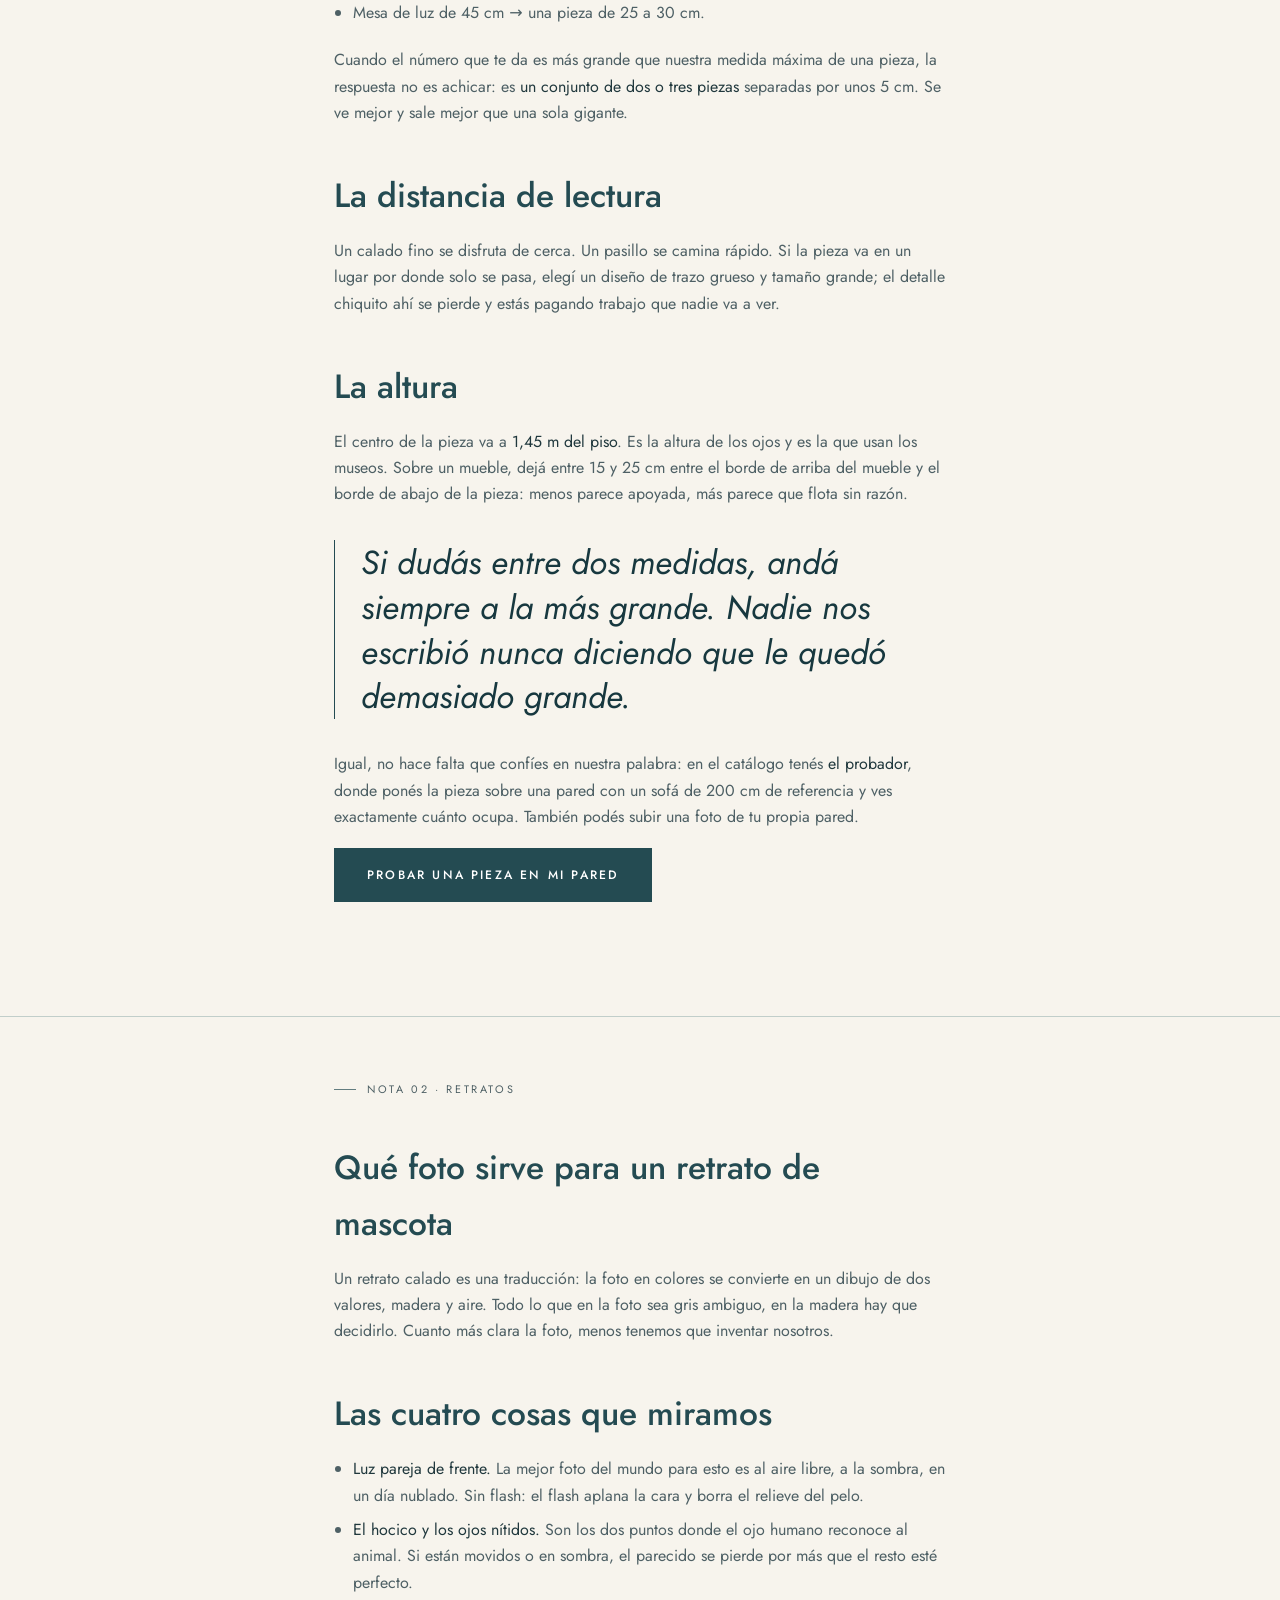
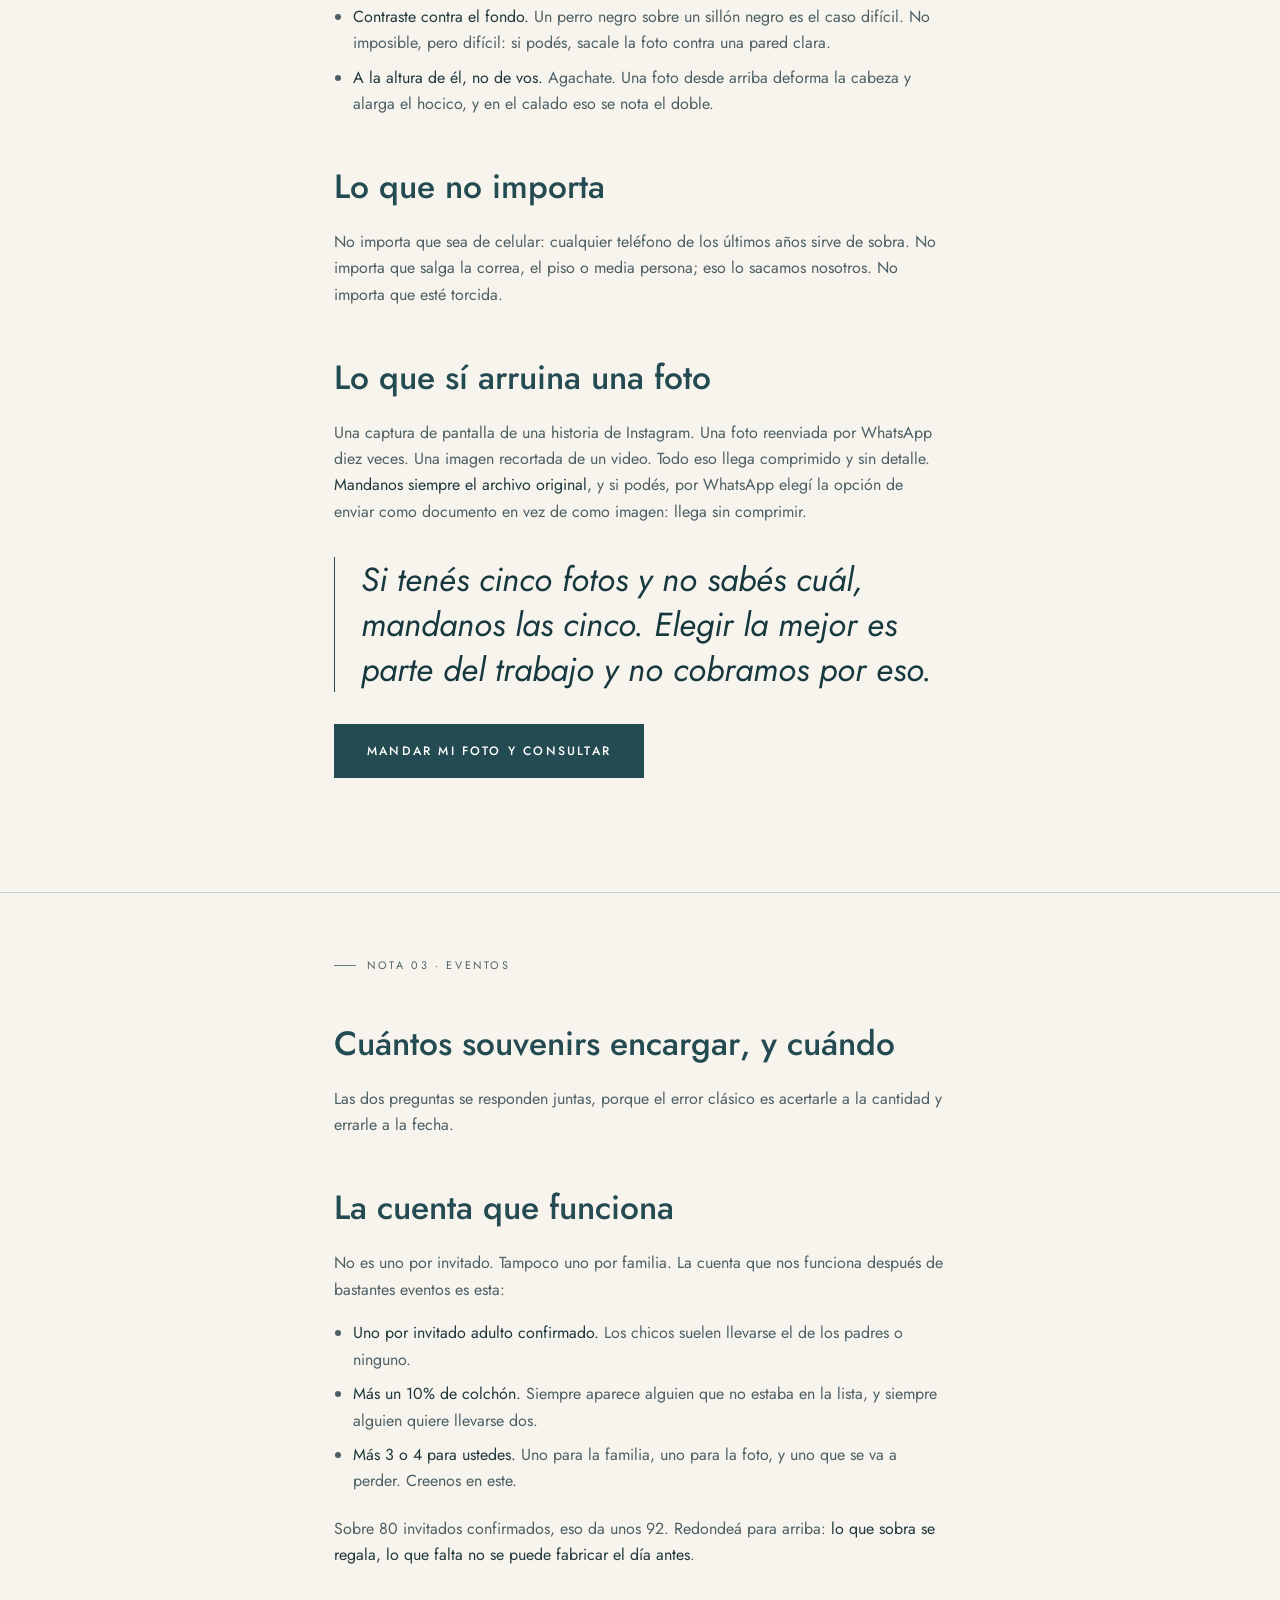
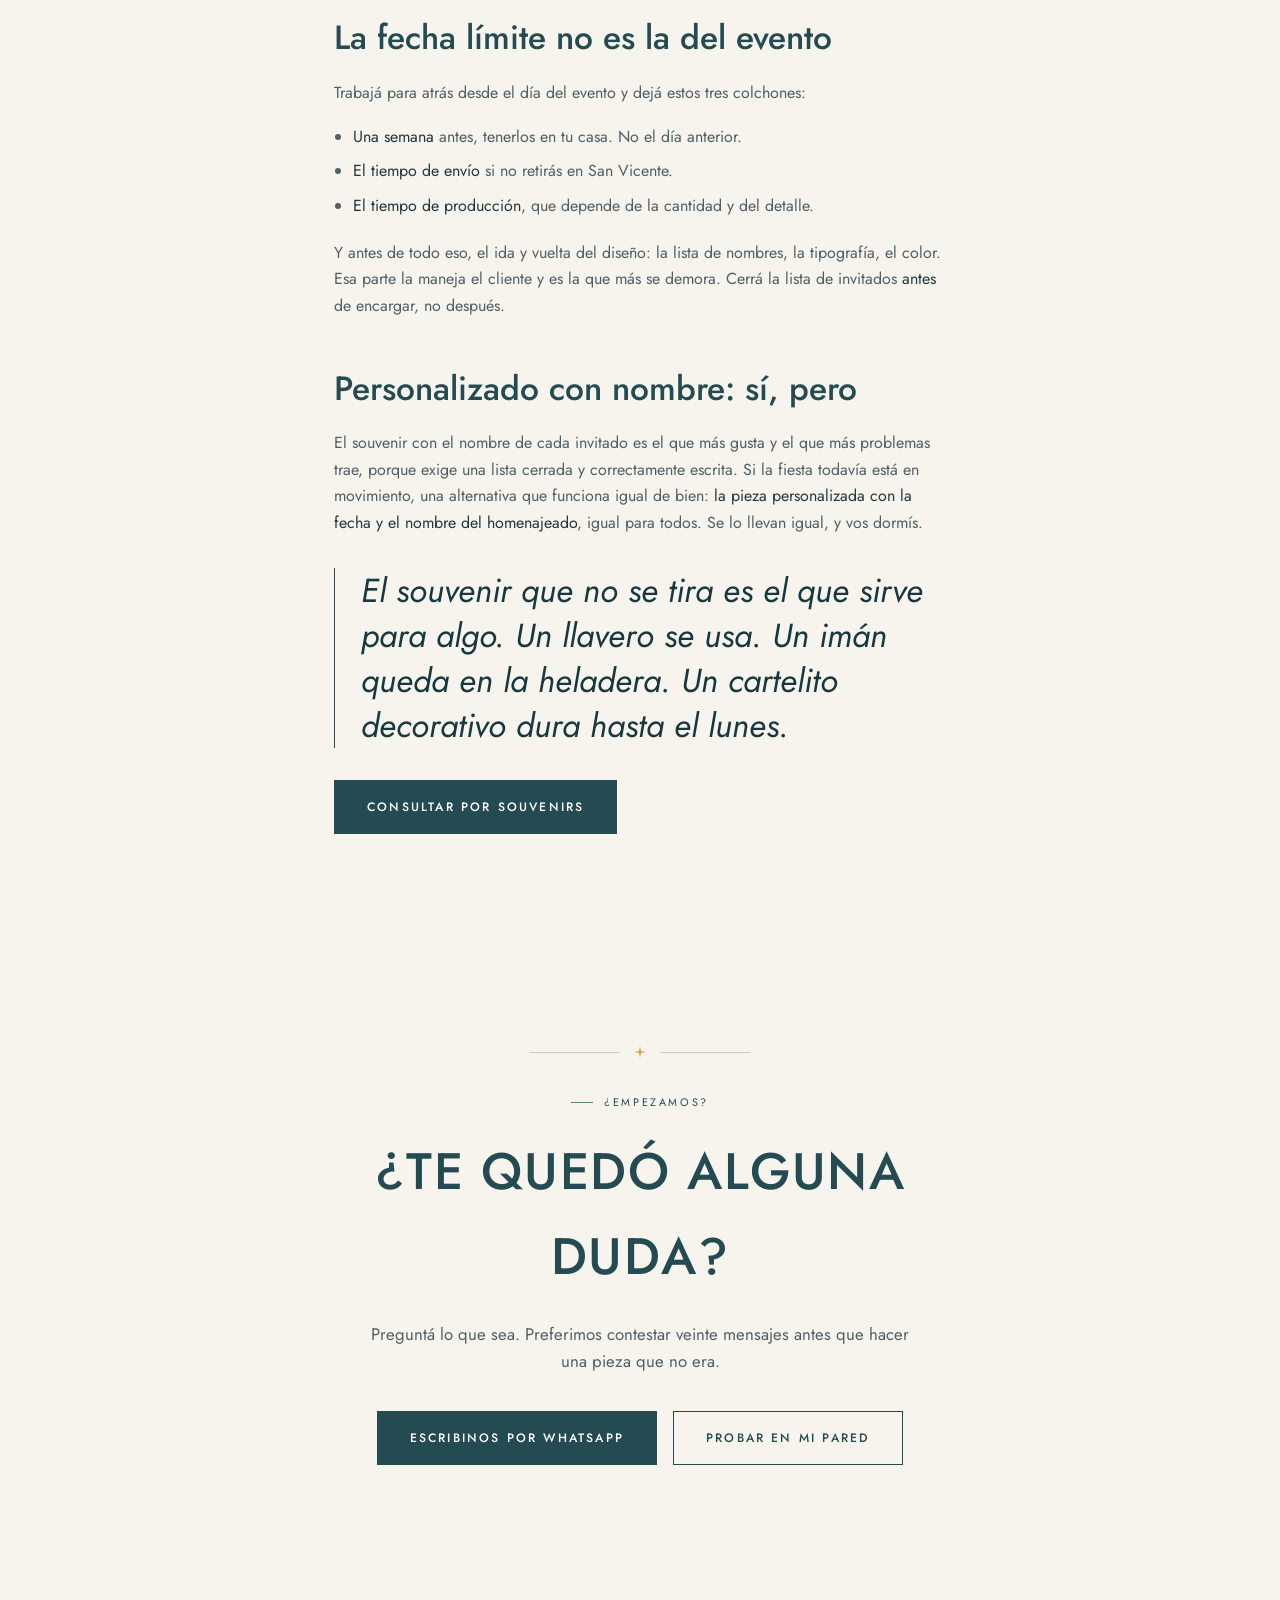
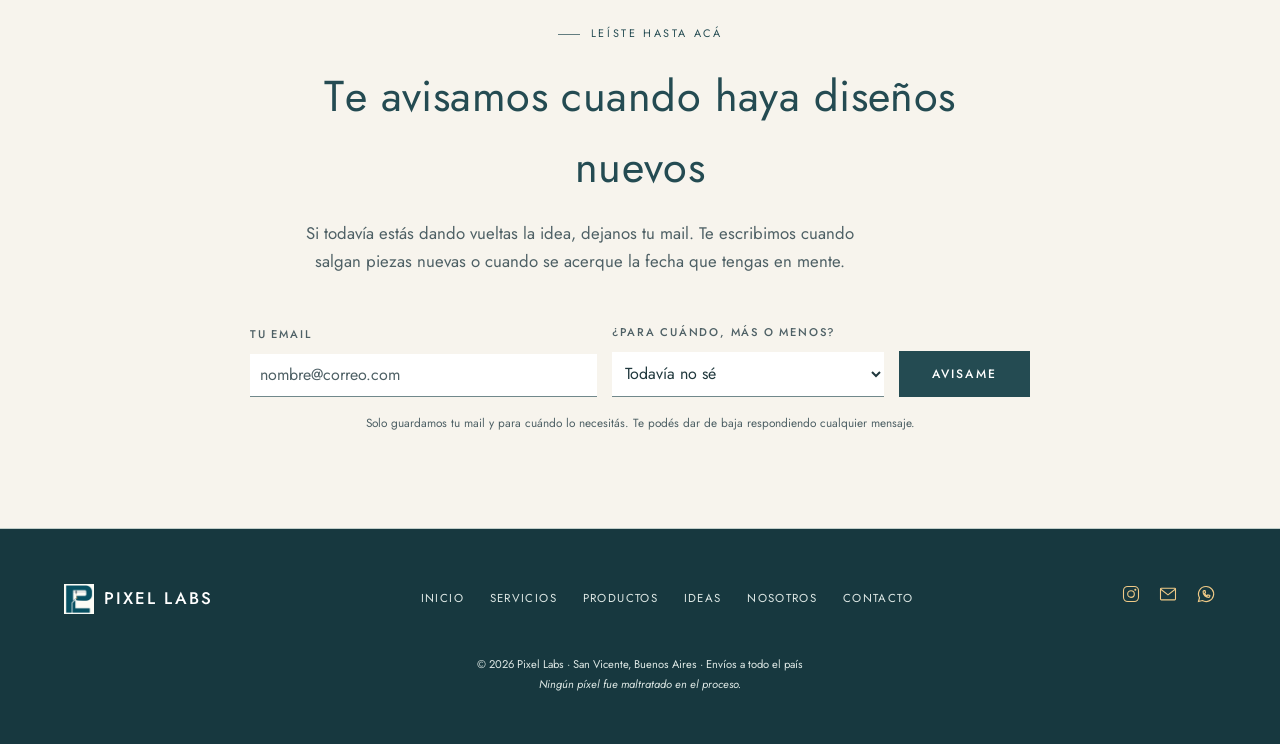
<file: ideas.html>
<!DOCTYPE html>
<html lang="es-AR">
<head>
<meta charset="UTF-8">
<meta name="viewport" content="width=device-width, initial-scale=1.0">

<!-- Google Tag Manager -->
<script>(function(w,d,s,l,i){w[l]=w[l]||[];w[l].push({'gtm.start':
new Date().getTime(),event:'gtm.js'});var f=d.getElementsByTagName(s)[0],
j=d.createElement(s),dl=l!='dataLayer'?'&l='+l:'';j.async=true;j.src=
'https://www.googletagmanager.com/gtm.js?id='+i+dl;f.parentNode.insertBefore(j,f);
})(window,document,'script','dataLayer','GTM-KTWW93RZ');</script>
<!-- End Google Tag Manager -->

<title>Guías del taller: tamaño, foto y cantidad | Pixel Labs</title>
<meta name="description" content="Qué tamaño de cuadro va en cada pared, qué foto sirve para un retrato de mascota y cuántos souvenirs encargar para un evento.">
<meta name="keywords" content="qué tamaño de cuadro elegir, foto para retrato de mascota, cuántos souvenirs para 15 años, guía decoración láser">
<meta name="theme-color" content="#F7F4ED">
<!-- ===== DOMINIO =====
     Estas URLs apuntan a https://www.pixellabs.com.ar
     ORDEN IMPORTANTE al publicar:
       1) conectá pixellabs.com.ar como Custom Domain del Worker en Cloudflare
       2) recién ahí hacé el deploy
     Si deployás antes de conectar el dominio, Google va a leer un canonical
     que todavía no resuelve. Si necesitás publicar ya y conectar el dominio
     después, reemplazá en los 7 HTML + sitemap.xml + robots.txt:
       https://www.pixellabs.com.ar  ->  https://pixel-labs-web.rodrigo-s-diaz09.workers.dev -->
<link rel="canonical" href="https://www.pixellabs.com.ar/ideas">
<meta property="og:url" content="https://www.pixellabs.com.ar/ideas">
<link rel="icon" type="image/png" sizes="512x512" href="favicon-512-petroleo.png">
<link rel="icon" type="image/png" sizes="32x32" href="favicon-32-petroleo.png">
<link rel="apple-touch-icon" href="apple-touch-icon-petroleo.png">
<meta property="og:title" content="Guías del taller: tamaño, foto y cantidad | Pixel Labs">
<meta property="og:description" content="Qué tamaño de cuadro va en cada pared, qué foto sirve para un retrato de mascota y cuántos souvenirs encargar para un evento.">
<meta property="og:type" content="website">
<meta property="og:locale" content="es_AR">
<meta property="og:image" content="https://www.pixellabs.com.ar/images/compartir.jpg">
<meta property="og:image:width" content="1200">
<meta property="og:image:height" content="630">
<meta property="og:image:alt" content="Pixel Labs — grabado y corte láser en San Vicente, Buenos Aires">
<meta property="og:site_name" content="Pixel Labs">
<meta name="twitter:card" content="summary_large_image">
<meta name="twitter:image" content="https://www.pixellabs.com.ar/images/compartir.jpg">
<meta name="author" content="Pixel Labs">
<meta name="geo.region" content="AR-B">
<meta name="geo.placename" content="San Vicente, Buenos Aires">
<link rel="preconnect" href="https://fonts.googleapis.com">
<link rel="preconnect" href="https://fonts.gstatic.com" crossorigin>
<link href="https://fonts.googleapis.com/css2?family=Cormorant+Garamond:ital,wght@0,400;0,500;1,500&family=Jost:wght@300;400;500&display=swap" rel="stylesheet">
<link rel="stylesheet" href="style.css?v=20260921-1">
<link rel="stylesheet" href="theme-petroleo.css?v=20260922-1">

<!-- ===================== MEDICIÓN =====================
     Pegá acá tu GA4 y tu Píxel de Meta. El resto ya está cableado:
     script.js dispara el evento "contacto_whatsapp" en CADA clic a WhatsApp.

<script async src="https://www.googletagmanager.com/gtag/js?id=G-XXXXXXX"></script>
<script>
  window.dataLayer=window.dataLayer||[];function gtag(){dataLayer.push(arguments);}
  gtag('js',new Date());gtag('config','G-XXXXXXX');
</script>
     ==================================================== -->
<script type="application/ld+json">
{
 "@context": "https://schema.org",
 "@type": "Article",
 "headline": "Ideas del taller: cómo elegir tamaño, foto y cantidad",
 "author": {
  "@type": "Organization",
  "name": "Pixel Labs"
 },
 "publisher": {
  "@type": "Organization",
  "name": "Pixel Labs"
 },
 "about": [
  "corte láser",
  "decoración personalizada",
  "souvenirs",
  "retratos de mascotas"
 ]
}
</script>
</head>
<body>
<!-- Google Tag Manager (noscript) -->
<noscript><iframe src="https://www.googletagmanager.com/ns.html?id=GTM-KTWW93RZ"
title="Google Tag Manager" height="0" width="0" style="display:none;visibility:hidden"></iframe></noscript>
<!-- End Google Tag Manager (noscript) -->
<a class="skip-link" href="#main">Ir al contenido</a>

<div class="boot" aria-hidden="true">
  <div class="boot-inner">
    <div class="boot-mark">Pixel Labs</div>
    <div class="boot-bar"></div>
    <p class="boot-note">Calibrando el láser</p>
  </div>
</div>

<div class="scan-progress" aria-hidden="true"></div>
<div class="grain" aria-hidden="true"></div>
<div class="vignette" aria-hidden="true"></div>
<div class="cursor-ring" aria-hidden="true"></div>
<div class="cursor-dot" aria-hidden="true"></div>
<div class="wipe" aria-hidden="true"></div>

<!-- ==========================================================================
     FONDO: plano técnico de la Creality Falcon2 Pro S 22W, dibujado en vectores.
     Va fijo detrás de todo el contenido. El cabezal recorre el área de trabajo
     y el trazo se dibuja solo, como en un corte real.
     ========================================================================== -->
<div class="blueprint" aria-hidden="true">
<svg viewBox="0 0 1400 1120" xmlns="http://www.w3.org/2000/svg" role="presentation">
  <defs>
    <pattern id="bpGrid" width="40" height="40" patternUnits="userSpaceOnUse">
      <path d="M40 0 H0 V40" class="bp-faint"/>
    </pattern>
    <filter id="bpGlow" x="-160%" y="-160%" width="420%" height="420%">
      <feGaussianBlur stdDeviation="7" result="b"/>
      <feMerge><feMergeNode in="b"/><feMergeNode in="SourceGraphic"/></feMerge>
    </filter>
  </defs>

  <!-- papel milimetrado -->
  <rect x="330" y="215" width="740" height="675" fill="url(#bpGrid)"/>

  <!-- chasis cerrado -->
  <rect x="245" y="120" width="910" height="865" class="bp-line"/>
  <rect x="266" y="141" width="868" height="823" class="bp-faint"/>
  <path d="M245 205 H1155" class="bp-faint"/>
  <path d="M245 900 H1155" class="bp-faint"/>
  <rect x="245" y="120" width="910" height="85" class="bp-fillsoft"/>

  <!-- panel y parada de emergencia -->
  <circle cx="1085" cy="163" r="17" class="bp-line"/>
  <circle cx="1085" cy="163" r="9" class="bp-faint"/>
  <path d="M300 155 H420 M300 172 H380" class="bp-faint"/>
  <text x="300" y="190" class="bp-txt sm">Falcon2 Pro S</text>

  <!-- área de trabajo 355 x 390 mm -->
  <rect x="330" y="215" width="740" height="675" class="bp-line"/>
  <path d="M330 245 V215 H360 M1040 215 H1070 V245 M1070 860 V890 H1040 M360 890 H330 V860" class="bp-strong"/>

  <!-- rieles Y -->
  <path d="M330 215 V890 M1070 215 V890" class="bp-faint"/>
  <path d="M318 215 V890 M1082 215 V890" class="bp-faint"/>

  <!-- pórtico + cabezal -->
  <g class="bp-gantry">
    <path d="M312 250 H1088" class="bp-strong"/>
    <path d="M312 262 H1088" class="bp-faint"/>
    <rect x="306" y="240" width="14" height="24" class="bp-line"/>
    <rect x="1080" y="240" width="14" height="24" class="bp-line"/>
    <g class="bp-head">
      <rect x="352" y="228" width="42" height="52" class="bp-strong"/>
      <rect x="360" y="236" width="26" height="20" class="bp-faint"/>
      <path d="M373 280 V300" class="bp-strong"/>
      <path d="M361 300 H385 L379 314 H367 Z" class="bp-line"/>
      <circle cx="373" cy="322" r="5" fill="#E7CD8F" class="bp-spark" filter="url(#bpGlow)"/>
      <path d="M373 330 V352 M357 340 H389" class="bp-faint"/>
    </g>
  </g>

  <!-- lo que el láser está cortando: un cartel con la marca.
       pathLength normaliza el trazo para que la animación funcione
       sin importar el largo real del contorno. -->
  <g class="bp-sign">
    <path class="bp-path" pathLength="1500"
          d="M492 548 h416 a22 22 0 0 1 22 22 v112 a22 22 0 0 1 -22 22 h-416 a22 22 0 0 1 -22 -22 v-112 a22 22 0 0 1 22 -22 z"/>
    <path class="bp-path bp-path-b" pathLength="1500"
          d="M510 566 h380 a9 9 0 0 1 9 9 v102 a9 9 0 0 1 -9 9 h-380 a9 9 0 0 1 -9 -9 v-102 a9 9 0 0 1 9 -9 z"/>
    <circle cx="512" cy="568" r="5.5" class="bp-faint"/>
    <circle cx="888" cy="568" r="5.5" class="bp-faint"/>
    <circle cx="512" cy="684" r="5.5" class="bp-faint"/>
    <circle cx="888" cy="684" r="5.5" class="bp-faint"/>
    <path d="M700 548 V512 M676 512 h48" class="bp-faint"/>
    <text x="700" y="648" class="bp-sign-txt" text-anchor="middle">PixelLabs</text>
    <text x="700" y="676" class="bp-sign-sub" text-anchor="middle">grabado y corte láser</text>
  </g>

  <!-- cotas -->
  <path d="M330 940 H1070 M330 932 V948 M1070 932 V948" class="bp-faint"/>
  <text x="660" y="968" class="bp-txt">390 mm</text>
  <path d="M1120 215 V890 M1112 215 H1128 M1112 890 H1128" class="bp-faint"/>
  <text x="1140" y="560" class="bp-txt" transform="rotate(90 1140 560)">355 mm</text>

  <!-- rótulo -->
  <path d="M780 1000 H1155 M780 1000 V1085 M780 1042 H1155" class="bp-faint"/>
  <text x="795" y="1028" class="bp-txt">Creality Falcon2 Pro S</text>
  <text x="795" y="1070" class="bp-txt sm">22 W · 455 nm · Clase 1 · 0,08 mm</text>

  <!-- referencias sueltas -->
  <text x="250" y="1028" class="bp-txt sm">Cámara de posicionamiento</text>
  <text x="250" y="1070" class="bp-txt sm">Asistencia de aire integrada</text>
  <circle cx="1040" cy="245" r="9" class="bp-faint"/>
  <path d="M1031 236 L1049 254 M1049 236 L1031 254" class="bp-faint"/>
</svg>
</div>

<!-- BARRA DE ANUNCIO: cambiá el texto y la fecha según la temporada. Para ocultarla, borrá este bloque entero. -->
<div class="announce">
  <span>Día de la Madre · cerramos agenda el 5 de octubre <span class="count-down" data-deadline="2026-10-05T23:59:59-03:00"></span></span>
  <button type="button" class="announce-close" aria-label="Cerrar aviso">✕</button>
</div>

<header class="site-header">
  <a class="brand" href="/">
    <img class="brand-mark" src="images/logo-monograma-2026.png" alt="Pixel Labs — grabado y corte láser" width="40" height="40">
    PIXEL LABS
  </a>
  <nav class="main-nav" id="mainNav">
    <a href="/">Inicio</a>
    <a href="/servicios">Servicios</a>
    <a href="/productos">Productos</a>
    <a href="/ideas">Ideas</a>
    <a href="/nosotros">Nosotros</a>
    <a href="/contacto">Contacto</a>
  </nav>
  <button type="button" class="nav-toggle" id="navToggle" aria-label="Abrir menú" aria-controls="mainNav" aria-expanded="false">☰</button>
</header>

<main id="main">

<div class="page-hero">
  <p class="crumbs"><a href="/">Inicio</a> · <span>Ideas</span></p>
  <p class="eyebrow">Notas del taller</p>
  <h1 data-engrave>Antes de encargar, leé esto</h1>
  <p class="lede">Tres preguntas se repiten en el noventa por ciento de los mensajes que nos llegan. Las contestamos acá de una vez, con lo que aprendimos cortando.</p>
</div>

<div class="ticker" aria-hidden="true">
  <div class="ticker-track">
    <span>Deco home</span><span>Souvenirs</span><span>Cartelería</span><span>Carteles de quincho</span><span>Soportes de QR</span><span>Toppers</span><span>Llaveros</span><span>Números de puerta</span><span>Etiquetas</span><span>Stencils</span><span>Retratos de mascota</span><span>Regalos corporativos</span>
    <span>Deco home</span><span>Souvenirs</span><span>Cartelería</span><span>Carteles de quincho</span><span>Soportes de QR</span><span>Toppers</span><span>Llaveros</span><span>Números de puerta</span><span>Etiquetas</span><span>Stencils</span><span>Retratos de mascota</span><span>Regalos corporativos</span>
  </div>
</div>

<section>
  <div class="notes">
    <article class="note-card" data-reveal>
      <p class="note-kicker">Nota 01</p>
      <h2>El error de tamaño es el error caro</h2>
      <p>Casi nadie se equivoca de diseño. Todo el mundo se equivoca de tamaño, y siempre para el mismo lado: <b>lo pide más chico de lo que necesita</b>.</p>
      <p>Una pieza sola sobre una pared de living pide 50 cm o más. Debajo de 30 se ve perdida, como un cuadrito olvidado.</p>
      <a class="btn spark-hover" href="#tamano">Leer la guía</a>
    </article>

    <article class="note-card" data-reveal style="--d:90ms">
      <p class="note-kicker">Nota 02</p>
      <h2>Qué foto sirve para un retrato</h2>
      <p>El láser no inventa lo que la foto no tiene. Si el hocico está en sombra, en la madera va a ser una mancha.</p>
      <p>Con dos minutos eligiendo bien la foto, el retrato cambia por completo. Te decimos exactamente qué mirar.</p>
      <a class="btn spark-hover" href="#foto">Leer la guía</a>
    </article>

    <article class="note-card" data-reveal style="--d:180ms">
      <p class="note-kicker">Nota 03</p>
      <h2>Cuántos souvenirs encargar</h2>
      <p>Ni por invitado ni por familia: hay una cuenta que funciona y casi nadie la hace.</p>
      <p>Y hay una fecha límite real para encargarlos, que no es la del evento.</p>
      <a class="btn spark-hover" href="#souvenirs">Leer la guía</a>
    </article>
  </div>
</section>

<div class="hr-divider"></div>

<section id="tamano" class="article">
  <p class="eyebrow">Nota 01 · Tamaño</p>
  <h2 data-engrave>Qué tamaño va en cada pared</h2>

  <p>El tamaño de un cuadro no se elige mirando el cuadro. Se elige mirando <b>el mueble que tiene debajo</b> y <b>la distancia desde la que se va a ver</b>. Esas dos cosas mandan.</p>

  <h2>La regla de los dos tercios</h2>
  <p>Si la pieza va arriba de un mueble —un sofá, una cómoda, la cabecera de la cama— tiene que ocupar entre <b>la mitad y dos tercios del ancho de ese mueble</b>. Menos que eso y se ve suelta; más y aplasta.</p>
  <ul>
    <li>Sofá de 200 cm → una pieza de 100 a 130 cm, o un conjunto que sumado dé eso.</li>
    <li>Cómoda de 120 cm → una pieza de 60 a 80 cm.</li>
    <li>Mesa de luz de 45 cm → una pieza de 25 a 30 cm.</li>
  </ul>
  <p>Cuando el número que te da es más grande que nuestra medida máxima de una pieza, la respuesta no es achicar: es <b>un conjunto de dos o tres piezas</b> separadas por unos 5 cm. Se ve mejor y sale mejor que una sola gigante.</p>

  <h2>La distancia de lectura</h2>
  <p>Un calado fino se disfruta de cerca. Un pasillo se camina rápido. Si la pieza va en un lugar por donde solo se pasa, elegí un diseño de trazo grueso y tamaño grande; el detalle chiquito ahí se pierde y estás pagando trabajo que nadie va a ver.</p>

  <h2>La altura</h2>
  <p>El centro de la pieza va a <b>1,45 m del piso</b>. Es la altura de los ojos y es la que usan los museos. Sobre un mueble, dejá entre 15 y 25 cm entre el borde de arriba del mueble y el borde de abajo de la pieza: menos parece apoyada, más parece que flota sin razón.</p>

  <blockquote class="pull-quote">Si dudás entre dos medidas, andá siempre a la más grande. Nadie nos escribió nunca diciendo que le quedó demasiado grande.</blockquote>

  <p>Igual, no hace falta que confíes en nuestra palabra: en el catálogo tenés <b>el probador</b>, donde ponés la pieza sobre una pared con un sofá de 200 cm de referencia y ves exactamente cuánto ocupa. También podés subir una foto de tu propia pared.</p>
  <p><a class="btn btn-solid spark-hover" href="/productos#probador">Probar una pieza en mi pared</a></p>
</section>

<div class="hr-divider"></div>

<section id="foto" class="article">
  <p class="eyebrow">Nota 02 · Retratos</p>
  <h2 data-engrave>Qué foto sirve para un retrato de mascota</h2>

  <p>Un retrato calado es una traducción: la foto en colores se convierte en un dibujo de dos valores, madera y aire. Todo lo que en la foto sea gris ambiguo, en la madera hay que decidirlo. Cuanto más clara la foto, menos tenemos que inventar nosotros.</p>

  <h2>Las cuatro cosas que miramos</h2>
  <ul>
    <li><b>Luz pareja de frente.</b> La mejor foto del mundo para esto es al aire libre, a la sombra, en un día nublado. Sin flash: el flash aplana la cara y borra el relieve del pelo.</li>
    <li><b>El hocico y los ojos nítidos.</b> Son los dos puntos donde el ojo humano reconoce al animal. Si están movidos o en sombra, el parecido se pierde por más que el resto esté perfecto.</li>
    <li><b>Contraste contra el fondo.</b> Un perro negro sobre un sillón negro es el caso difícil. No imposible, pero difícil: si podés, sacale la foto contra una pared clara.</li>
    <li><b>A la altura de él, no de vos.</b> Agachate. Una foto desde arriba deforma la cabeza y alarga el hocico, y en el calado eso se nota el doble.</li>
  </ul>

  <h2>Lo que no importa</h2>
  <p>No importa que sea de celular: cualquier teléfono de los últimos años sirve de sobra. No importa que salga la correa, el piso o media persona; eso lo sacamos nosotros. No importa que esté torcida.</p>

  <h2>Lo que sí arruina una foto</h2>
  <p>Una captura de pantalla de una historia de Instagram. Una foto reenviada por WhatsApp diez veces. Una imagen recortada de un video. Todo eso llega comprimido y sin detalle. <b>Mandanos siempre el archivo original</b>, y si podés, por WhatsApp elegí la opción de enviar como documento en vez de como imagen: llega sin comprimir.</p>

  <blockquote class="pull-quote">Si tenés cinco fotos y no sabés cuál, mandanos las cinco. Elegir la mejor es parte del trabajo y no cobramos por eso.</blockquote>
  <p><a class="btn btn-solid spark-hover" href="https://wa.me/542224642172?text=%C2%A1Hola%20Pixel%20Labs%21%20Quiero%20un%20retrato%20de%20mascota.%20Les%20mando%20la%20foto%3A" target="_blank" rel="noopener">Mandar mi foto y consultar</a></p>
</section>

<div class="hr-divider"></div>

<section id="souvenirs" class="article">
  <p class="eyebrow">Nota 03 · Eventos</p>
  <h2 data-engrave>Cuántos souvenirs encargar, y cuándo</h2>

  <p>Las dos preguntas se responden juntas, porque el error clásico es acertarle a la cantidad y errarle a la fecha.</p>

  <h2>La cuenta que funciona</h2>
  <p>No es uno por invitado. Tampoco uno por familia. La cuenta que nos funciona después de bastantes eventos es esta:</p>
  <ul>
    <li><b>Uno por invitado adulto confirmado.</b> Los chicos suelen llevarse el de los padres o ninguno.</li>
    <li><b>Más un 10% de colchón.</b> Siempre aparece alguien que no estaba en la lista, y siempre alguien quiere llevarse dos.</li>
    <li><b>Más 3 o 4 para ustedes.</b> Uno para la familia, uno para la foto, y uno que se va a perder. Creenos en este.</li>
  </ul>
  <p>Sobre 80 invitados confirmados, eso da unos 92. Redondeá para arriba: <b>lo que sobra se regala, lo que falta no se puede fabricar el día antes</b>.</p>

  <h2>La fecha límite no es la del evento</h2>
  <p>Trabajá para atrás desde el día del evento y dejá estos tres colchones:</p>
  <ul>
    <li><b>Una semana</b> antes, tenerlos en tu casa. No el día anterior.</li>
    <li><b>El tiempo de envío</b> si no retirás en San Vicente.</li>
    <li><b>El tiempo de producción</b>, que depende de la cantidad y del detalle.</li>
  </ul>
  <p>Y antes de todo eso, el ida y vuelta del diseño: la lista de nombres, la tipografía, el color. Esa parte la maneja el cliente y es la que más se demora. Cerrá la lista de invitados <b>antes</b> de encargar, no después.</p>

  <h2>Personalizado con nombre: sí, pero</h2>
  <p>El souvenir con el nombre de cada invitado es el que más gusta y el que más problemas trae, porque exige una lista cerrada y correctamente escrita. Si la fiesta todavía está en movimiento, una alternativa que funciona igual de bien: <b>la pieza personalizada con la fecha y el nombre del homenajeado</b>, igual para todos. Se lo llevan igual, y vos dormís.</p>

  <blockquote class="pull-quote">El souvenir que no se tira es el que sirve para algo. Un llavero se usa. Un imán queda en la heladera. Un cartelito decorativo dura hasta el lunes.</blockquote>
  <p><a class="btn btn-solid spark-hover" href="https://wa.me/542224642172?text=%C2%A1Hola%20Pixel%20Labs%21%20Quiero%20consultar%20por%20souvenirs%20para%20un%20evento.%20Somos%20aproximadamente%20" target="_blank" rel="noopener">Consultar por souvenirs</a></p>
</section>

<section class="cta-final">
  <div class="spark-divider centered"><svg viewBox="0 0 12 12" aria-hidden="true"><path d="M6 0 L7 5 L12 6 L7 7 L6 12 L5 7 L0 6 L5 5 Z" fill="currentColor"/></svg></div>
  <p class="eyebrow centered">¿Empezamos?</p>
  <h2 data-engrave>¿Te quedó alguna duda?</h2>
  <p class="lede">Preguntá lo que sea. Preferimos contestar veinte mensajes antes que hacer una pieza que no era.</p>
  <div class="hero-actions">
    <a href="https://wa.me/542224642172?text=%C2%A1Hola%20Pixel%20Labs%21%20Le%C3%AD%20las%20notas%20del%20taller%20y%20tengo%20una%20consulta%3A" target="_blank" rel="noopener" class="btn btn-solid spark-hover">Escribinos por WhatsApp</a>
    <a href="/productos#probador" class="btn spark-hover">Probar en mi pared</a>
  </div>
</section><section class="avisame" aria-labelledby="t-avisame-ideas">
  <div class="section-head centrado" data-reveal>
    <p class="eyebrow centered">Leíste hasta acá</p>
    <h2 id="t-avisame-ideas" data-engrave>Te avisamos cuando haya diseños nuevos</h2>
    <p class="lede">Si todavía estás dando vueltas la idea, dejanos tu mail. Te escribimos cuando salgan piezas nuevas o cuando se acerque la fecha que tengas en mente.</p>
  </div>
  <form class="avisame-form" data-avisame data-reveal>
    <div class="trampa" aria-hidden="true">
      <label for="plRef-ideas">No completar</label>
      <input type="text" id="plRef-ideas" name="pl_ref" tabindex="-1"
             autocomplete="off" data-lpignore="true" data-1p-ignore data-form-type="other">
    </div>
    <div class="avisame-fila">
      <div class="form-field">
        <label for="novEmail-ideas">Tu email</label>
        <input type="email" id="novEmail-ideas" name="email" required autocomplete="email" placeholder="nombre@correo.com">
      </div>
      <div class="form-field">
        <label for="novCuando-ideas">¿Para cuándo, más o menos?</label>
        <select id="novCuando-ideas" name="cuando">
          <option>Todavía no sé</option>
          <option>Día de la Madre</option>
          <option>Fin de año / Navidad</option>
          <option>Un cumpleaños o fiesta de 15</option>
          <option>Para mi local o negocio</option>
        </select>
      </div>
      <button type="submit" class="btn btn-solid spark-hover">Avisame</button>
    </div>
    <p class="form-note">Solo guardamos tu mail y para cuándo lo necesitás. Te podés dar de baja
      respondiendo cualquier mensaje.</p>
  </form>
</section></main>

<!-- Vista ampliada del catálogo -->
<div class="lightbox" id="lightbox" role="dialog" aria-modal="true" aria-label="Vista ampliada de la pieza">
  <button class="lb-close" type="button" aria-label="Cerrar">✕</button>
  <button class="lb-nav lb-prev" type="button" aria-label="Anterior">‹</button>
  <button class="lb-nav lb-next" type="button" aria-label="Siguiente">›</button>
  <div class="lb-inner">
    <figure class="lb-fig"><img id="lbImg" src="[data-uri]" alt=""></figure>
    <div class="lb-side">
      <p class="lb-cat" id="lbCat"></p>
      <h3 class="lb-title" id="lbTitle">Detalle de la pieza</h3>
      <p class="lb-desc" id="lbDesc"></p>
      <p class="lb-assurance">Boceto aprobado por vos · Envíos a todo el país</p>
      <a class="btn btn-solid spark-hover" id="lbWa" href="#" target="_blank" rel="noopener">Cotizar esta pieza</a>
      <button class="btn spark-hover" type="button" id="lbPick">Agregar a mi selección</button>
      <button class="btn spark-hover" type="button" id="lbTry" hidden>Verla en mi pared</button>
      <button class="btn spark-hover" type="button" id="lbShare" hidden>Compartir pieza</button>
      <input class="lb-link" id="lbLink" type="text" readonly hidden aria-label="Enlace de esta pieza">
      <p class="lb-status" id="lbStatus" role="status" aria-live="polite"></p>
    </div>
  </div>
</div>

<!-- Bandeja: varias piezas en un solo mensaje -->
<div class="tray" id="tray" role="status" aria-live="polite">
  <span class="tray-n" id="trayN">0</span>
  <span class="tray-t"><b id="trayTitle">piezas elegidas</b><span>Te las mandamos todas en un solo mensaje</span></span>
  <a class="btn btn-solid spark-hover" id="trayGo" href="#" target="_blank" rel="noopener">Cotizar todo</a>
  <button class="tray-clear" type="button" id="trayClear">Vaciar</button>
</div>

<a class="fab" href="https://wa.me/542224642172?text=%C2%A1Hola%20Pixel%20Labs%21%20Quiero%20hacer%20una%20consulta." target="_blank" rel="noopener" aria-label="Escribinos por WhatsApp">
  <span class="fab-label">Escribinos, contestamos</span>
  <svg viewBox="0 0 24 24" fill="none" stroke="currentColor" stroke-width="1.4" aria-hidden="true"><path d="M12 3a9 9 0 0 0-7.8 13.5L3 21l4.7-1.2A9 9 0 1 0 12 3z"/><path d="M8.5 9.3c0 4 3.2 6.7 6.7 6.7c1 0 1.3-.7 1.3-1.3v-1l-2.3-.6-1 1a5 5 0 0 1-2.8-2.8l1-1-.6-2.3h-1c-.6 0-1.3.3-1.3 1.3z"/></svg>
</a>

<footer class="site-footer">
  <div class="footer-brand">
    <img src="images/logo-monograma-2026.png" alt="" width="30" height="30">
    <span>Pixel Labs</span>
  </div>
  <div class="footer-links">
    <a href="/">Inicio</a>
    <a href="/servicios">Servicios</a>
    <a href="/productos">Productos</a>
    <a href="/ideas">Ideas</a>
    <a href="/nosotros">Nosotros</a>
    <a href="/contacto">Contacto</a>
  </div>
  <div class="footer-social">
    <a href="https://instagram.com/PixelLabs.ar" target="_blank" rel="noopener" aria-label="Instagram"><svg viewBox="0 0 24 24" fill="none" stroke="currentColor" stroke-width="1.3" aria-hidden="true"><rect x="3" y="3" width="18" height="18" rx="5"/><circle cx="12" cy="12" r="4"/><circle cx="17.2" cy="6.8" r="0.6" fill="currentColor"/></svg></a>
    <a href="mailto:rodrigo.s.diaz09@gmail.com" aria-label="Email"><svg viewBox="0 0 24 24" fill="none" stroke="currentColor" stroke-width="1.3" aria-hidden="true"><rect x="3" y="5" width="18" height="14" rx="1"/><path d="M3 6 L12 13 L21 6"/></svg></a>
    <a href="https://wa.me/542224642172?text=%C2%A1Hola%20Pixel%20Labs%21%20Quiero%20hacer%20una%20consulta." target="_blank" rel="noopener" aria-label="WhatsApp"><svg viewBox="0 0 24 24" fill="none" stroke="currentColor" stroke-width="1.4" aria-hidden="true"><path d="M12 3a9 9 0 0 0-7.8 13.5L3 21l4.7-1.2A9 9 0 1 0 12 3z"/><path d="M8.5 9.3c0 4 3.2 6.7 6.7 6.7c1 0 1.3-.7 1.3-1.3v-1l-2.3-.6-1 1a5 5 0 0 1-2.8-2.8l1-1-.6-2.3h-1c-.6 0-1.3.3-1.3 1.3z"/></svg></a>
  </div>
  <p class="footer-copy">
    © 2026 Pixel Labs · San Vicente, Buenos Aires · Envíos a todo el país
    <span class="joke">Ningún píxel fue maltratado en el proceso.</span>
  </p>
</footer>

<script src="script.js?v=20260923-deco"></script>
</body>
</html>
</file>
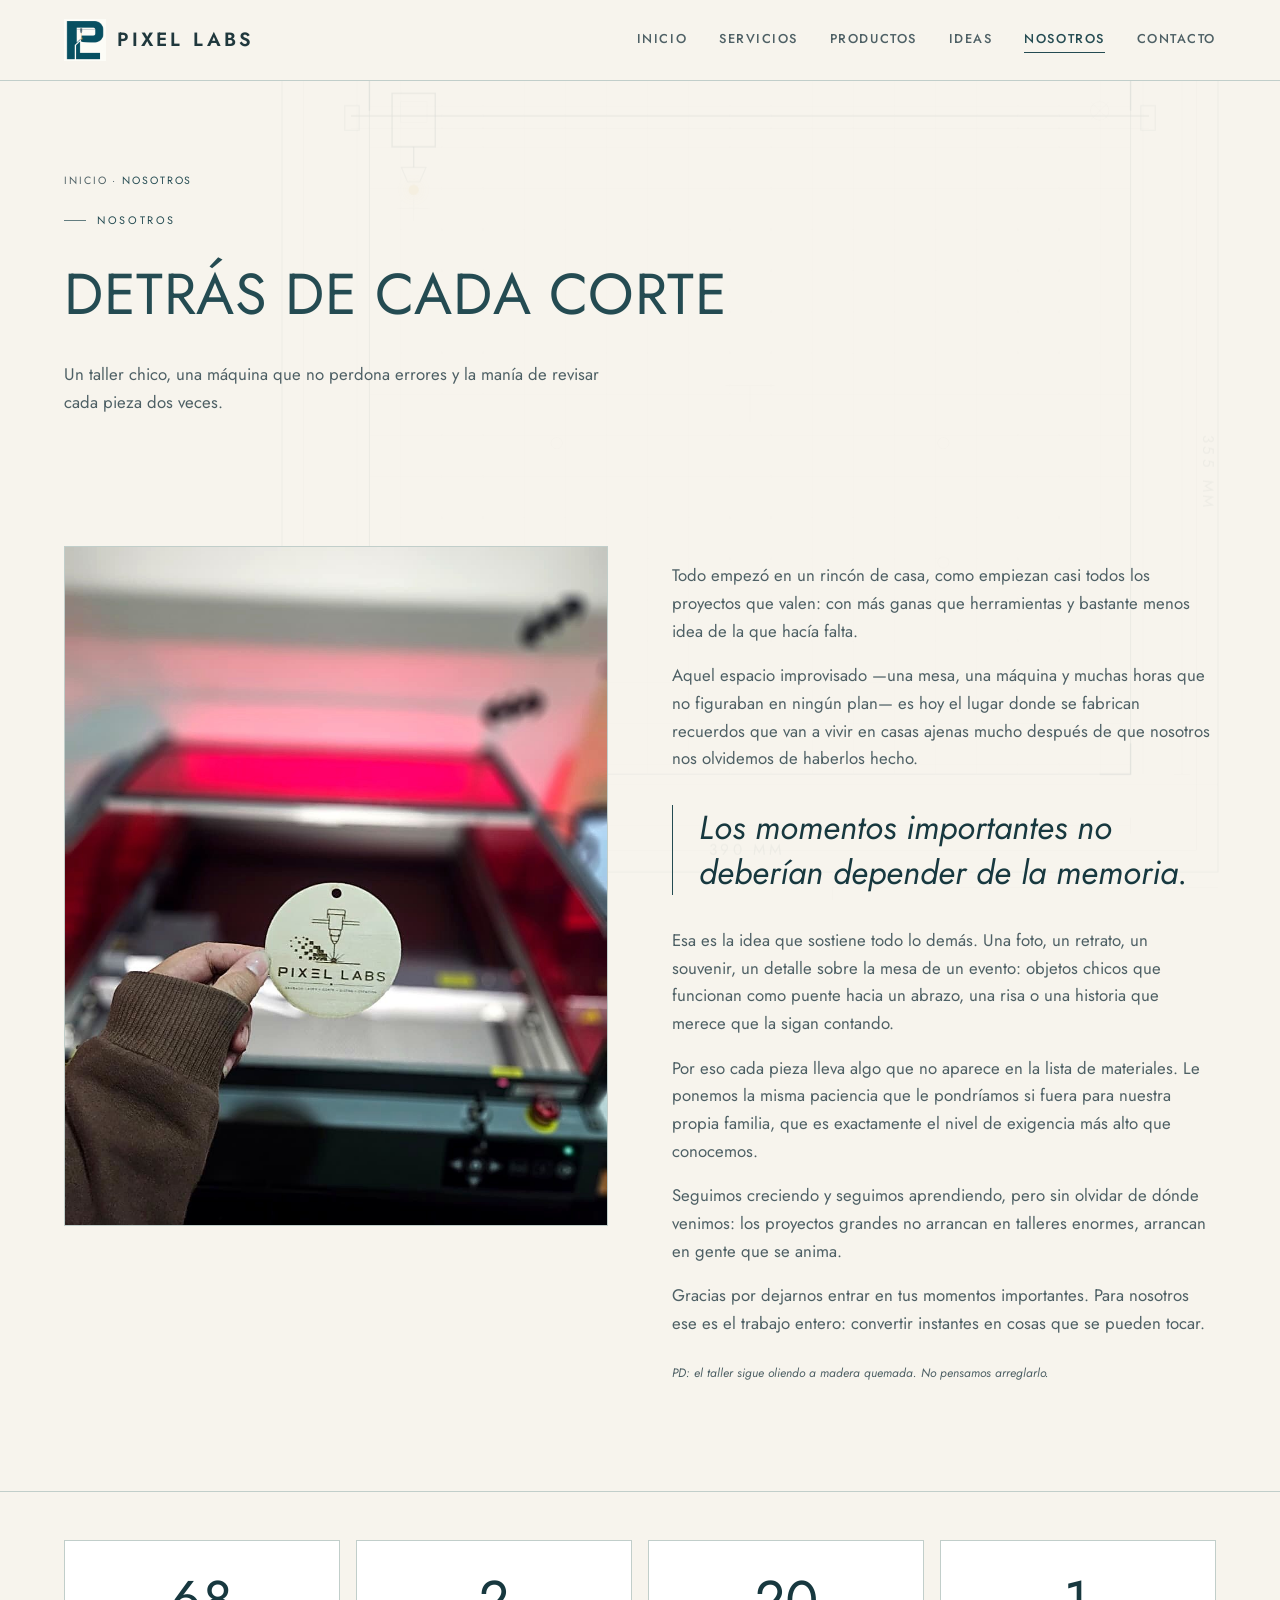
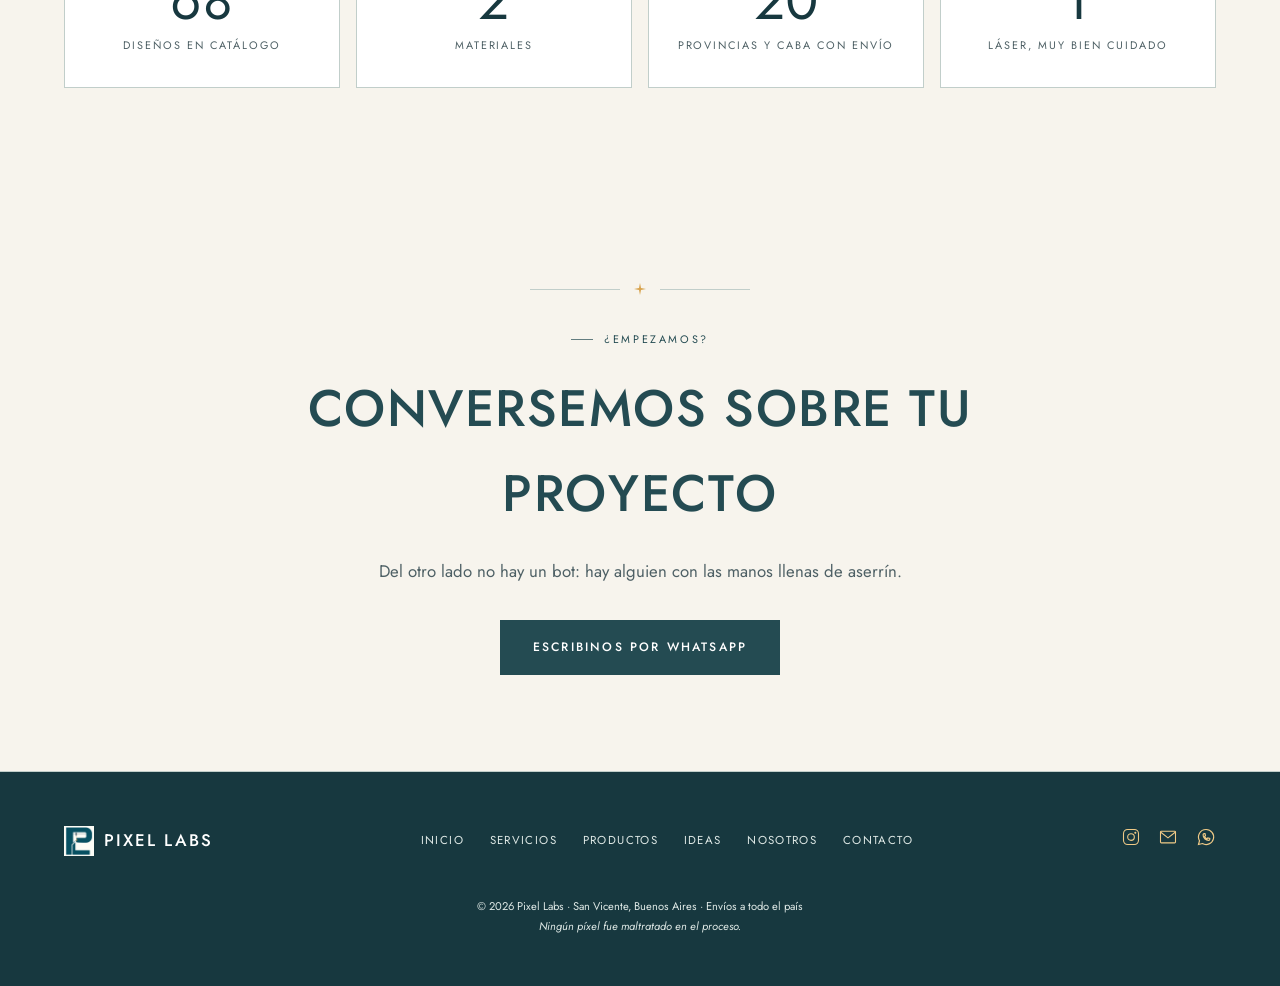
<file: nosotros.html>
<!DOCTYPE html>
<html lang="es-AR">
<head>
<meta charset="UTF-8">
<meta name="viewport" content="width=device-width, initial-scale=1.0">

<!-- Google Tag Manager -->
<script>(function(w,d,s,l,i){w[l]=w[l]||[];w[l].push({'gtm.start':
new Date().getTime(),event:'gtm.js'});var f=d.getElementsByTagName(s)[0],
j=d.createElement(s),dl=l!='dataLayer'?'&l='+l:'';j.async=true;j.src=
'https://www.googletagmanager.com/gtm.js?id='+i+dl;f.parentNode.insertBefore(j,f);
})(window,document,'script','dataLayer','GTM-KTWW93RZ');</script>
<!-- End Google Tag Manager -->

<title>Quiénes Somos | El Taller de Pixel Labs en San Vicente</title>
<meta name="description" content="Cómo nació Pixel Labs: de un rincón de casa a un taller propio en San Vicente. Quiénes hacemos cada encargo y por qué revisamos todo dos veces.">
<meta name="keywords" content="taller de corte láser San Vicente, emprendimiento argentino, Pixel Labs quiénes somos, fábrica de regalos personalizados">
<meta name="theme-color" content="#F7F4ED">
<!-- ===== DOMINIO =====
     Estas URLs apuntan a https://www.pixellabs.com.ar
     ORDEN IMPORTANTE al publicar:
       1) conectá pixellabs.com.ar como Custom Domain del Worker en Cloudflare
       2) recién ahí hacé el deploy
     Si deployás antes de conectar el dominio, Google va a leer un canonical
     que todavía no resuelve. Si necesitás publicar ya y conectar el dominio
     después, reemplazá en los 7 HTML + sitemap.xml + robots.txt:
       https://www.pixellabs.com.ar  ->  https://pixel-labs-web.rodrigo-s-diaz09.workers.dev -->
<link rel="canonical" href="https://www.pixellabs.com.ar/nosotros">
<meta property="og:url" content="https://www.pixellabs.com.ar/nosotros">
<link rel="icon" type="image/png" sizes="512x512" href="favicon-512-petroleo.png">
<link rel="icon" type="image/png" sizes="32x32" href="favicon-32-petroleo.png">
<link rel="apple-touch-icon" href="apple-touch-icon-petroleo.png">
<meta property="og:title" content="Quiénes Somos | El Taller de Pixel Labs en San Vicente">
<meta property="og:description" content="Cómo nació Pixel Labs: de un rincón de casa a un taller propio en San Vicente. Quiénes hacemos cada encargo y por qué revisamos todo dos veces.">
<meta property="og:type" content="website">
<meta property="og:locale" content="es_AR">
<meta property="og:image" content="https://www.pixellabs.com.ar/images/compartir.jpg">
<meta property="og:image:width" content="1200">
<meta property="og:image:height" content="630">
<meta property="og:image:alt" content="Pixel Labs — grabado y corte láser en San Vicente, Buenos Aires">
<meta property="og:site_name" content="Pixel Labs">
<meta name="twitter:card" content="summary_large_image">
<meta name="twitter:image" content="https://www.pixellabs.com.ar/images/compartir.jpg">
<meta name="author" content="Pixel Labs">
<meta name="geo.region" content="AR-B">
<meta name="geo.placename" content="San Vicente, Buenos Aires">
<link rel="preconnect" href="https://fonts.googleapis.com">
<link rel="preconnect" href="https://fonts.gstatic.com" crossorigin>
<link href="https://fonts.googleapis.com/css2?family=Cormorant+Garamond:ital,wght@0,400;0,500;1,500&family=Jost:wght@300;400;500&display=swap" rel="stylesheet">
<link rel="stylesheet" href="style.css?v=20260921-1">
<link rel="stylesheet" href="theme-petroleo.css?v=20260922-1">

<!-- ===================== MEDICIÓN =====================
     Pegá acá tu GA4 y tu Píxel de Meta. El resto ya está cableado:
     script.js dispara el evento "contacto_whatsapp" en CADA clic a WhatsApp.

<script async src="https://www.googletagmanager.com/gtag/js?id=G-XXXXXXX"></script>
<script>
  window.dataLayer=window.dataLayer||[];function gtag(){dataLayer.push(arguments);}
  gtag('js',new Date());gtag('config','G-XXXXXXX');
</script>
     ==================================================== -->

</head>
<body>
<!-- Google Tag Manager (noscript) -->
<noscript><iframe src="https://www.googletagmanager.com/ns.html?id=GTM-KTWW93RZ"
title="Google Tag Manager" height="0" width="0" style="display:none;visibility:hidden"></iframe></noscript>
<!-- End Google Tag Manager (noscript) -->
<a class="skip-link" href="#main">Ir al contenido</a>

<div class="boot" aria-hidden="true">
  <div class="boot-inner">
    <div class="boot-mark">Pixel Labs</div>
    <div class="boot-bar"></div>
    <p class="boot-note">Calibrando el láser</p>
  </div>
</div>

<div class="scan-progress" aria-hidden="true"></div>
<div class="grain" aria-hidden="true"></div>
<div class="vignette" aria-hidden="true"></div>
<div class="cursor-ring" aria-hidden="true"></div>
<div class="cursor-dot" aria-hidden="true"></div>
<div class="wipe" aria-hidden="true"></div>

<!-- ==========================================================================
     FONDO: plano técnico de la Creality Falcon2 Pro S 22W, dibujado en vectores.
     Va fijo detrás de todo el contenido. El cabezal recorre el área de trabajo
     y el trazo se dibuja solo, como en un corte real.
     ========================================================================== -->
<div class="blueprint" aria-hidden="true">
<svg viewBox="0 0 1400 1120" xmlns="http://www.w3.org/2000/svg" role="presentation">
  <defs>
    <pattern id="bpGrid" width="40" height="40" patternUnits="userSpaceOnUse">
      <path d="M40 0 H0 V40" class="bp-faint"/>
    </pattern>
    <filter id="bpGlow" x="-160%" y="-160%" width="420%" height="420%">
      <feGaussianBlur stdDeviation="7" result="b"/>
      <feMerge><feMergeNode in="b"/><feMergeNode in="SourceGraphic"/></feMerge>
    </filter>
  </defs>

  <!-- papel milimetrado -->
  <rect x="330" y="215" width="740" height="675" fill="url(#bpGrid)"/>

  <!-- chasis cerrado -->
  <rect x="245" y="120" width="910" height="865" class="bp-line"/>
  <rect x="266" y="141" width="868" height="823" class="bp-faint"/>
  <path d="M245 205 H1155" class="bp-faint"/>
  <path d="M245 900 H1155" class="bp-faint"/>
  <rect x="245" y="120" width="910" height="85" class="bp-fillsoft"/>

  <!-- panel y parada de emergencia -->
  <circle cx="1085" cy="163" r="17" class="bp-line"/>
  <circle cx="1085" cy="163" r="9" class="bp-faint"/>
  <path d="M300 155 H420 M300 172 H380" class="bp-faint"/>
  <text x="300" y="190" class="bp-txt sm">Falcon2 Pro S</text>

  <!-- área de trabajo 355 x 390 mm -->
  <rect x="330" y="215" width="740" height="675" class="bp-line"/>
  <path d="M330 245 V215 H360 M1040 215 H1070 V245 M1070 860 V890 H1040 M360 890 H330 V860" class="bp-strong"/>

  <!-- rieles Y -->
  <path d="M330 215 V890 M1070 215 V890" class="bp-faint"/>
  <path d="M318 215 V890 M1082 215 V890" class="bp-faint"/>

  <!-- pórtico + cabezal -->
  <g class="bp-gantry">
    <path d="M312 250 H1088" class="bp-strong"/>
    <path d="M312 262 H1088" class="bp-faint"/>
    <rect x="306" y="240" width="14" height="24" class="bp-line"/>
    <rect x="1080" y="240" width="14" height="24" class="bp-line"/>
    <g class="bp-head">
      <rect x="352" y="228" width="42" height="52" class="bp-strong"/>
      <rect x="360" y="236" width="26" height="20" class="bp-faint"/>
      <path d="M373 280 V300" class="bp-strong"/>
      <path d="M361 300 H385 L379 314 H367 Z" class="bp-line"/>
      <circle cx="373" cy="322" r="5" fill="#E7CD8F" class="bp-spark" filter="url(#bpGlow)"/>
      <path d="M373 330 V352 M357 340 H389" class="bp-faint"/>
    </g>
  </g>

  <!-- lo que el láser está cortando: un cartel con la marca.
       pathLength normaliza el trazo para que la animación funcione
       sin importar el largo real del contorno. -->
  <g class="bp-sign">
    <path class="bp-path" pathLength="1500"
          d="M492 548 h416 a22 22 0 0 1 22 22 v112 a22 22 0 0 1 -22 22 h-416 a22 22 0 0 1 -22 -22 v-112 a22 22 0 0 1 22 -22 z"/>
    <path class="bp-path bp-path-b" pathLength="1500"
          d="M510 566 h380 a9 9 0 0 1 9 9 v102 a9 9 0 0 1 -9 9 h-380 a9 9 0 0 1 -9 -9 v-102 a9 9 0 0 1 9 -9 z"/>
    <circle cx="512" cy="568" r="5.5" class="bp-faint"/>
    <circle cx="888" cy="568" r="5.5" class="bp-faint"/>
    <circle cx="512" cy="684" r="5.5" class="bp-faint"/>
    <circle cx="888" cy="684" r="5.5" class="bp-faint"/>
    <path d="M700 548 V512 M676 512 h48" class="bp-faint"/>
    <text x="700" y="648" class="bp-sign-txt" text-anchor="middle">PixelLabs</text>
    <text x="700" y="676" class="bp-sign-sub" text-anchor="middle">grabado y corte láser</text>
  </g>

  <!-- cotas -->
  <path d="M330 940 H1070 M330 932 V948 M1070 932 V948" class="bp-faint"/>
  <text x="660" y="968" class="bp-txt">390 mm</text>
  <path d="M1120 215 V890 M1112 215 H1128 M1112 890 H1128" class="bp-faint"/>
  <text x="1140" y="560" class="bp-txt" transform="rotate(90 1140 560)">355 mm</text>

  <!-- rótulo -->
  <path d="M780 1000 H1155 M780 1000 V1085 M780 1042 H1155" class="bp-faint"/>
  <text x="795" y="1028" class="bp-txt">Creality Falcon2 Pro S</text>
  <text x="795" y="1070" class="bp-txt sm">22 W · 455 nm · Clase 1 · 0,08 mm</text>

  <!-- referencias sueltas -->
  <text x="250" y="1028" class="bp-txt sm">Cámara de posicionamiento</text>
  <text x="250" y="1070" class="bp-txt sm">Asistencia de aire integrada</text>
  <circle cx="1040" cy="245" r="9" class="bp-faint"/>
  <path d="M1031 236 L1049 254 M1049 236 L1031 254" class="bp-faint"/>
</svg>
</div>

<!-- BARRA DE ANUNCIO: cambiá el texto y la fecha según la temporada. Para ocultarla, borrá este bloque entero. -->
<div class="announce">
  <span>Día de la Madre · cerramos agenda el 5 de octubre <span class="count-down" data-deadline="2026-10-05T23:59:59-03:00"></span></span>
  <button type="button" class="announce-close" aria-label="Cerrar aviso">✕</button>
</div>

<header class="site-header">
  <a class="brand" href="/">
    <img class="brand-mark" src="images/logo-monograma-2026.png" alt="Pixel Labs — grabado y corte láser" width="40" height="40">
    PIXEL LABS
  </a>
  <nav class="main-nav" id="mainNav">
    <a href="/">Inicio</a>
    <a href="/servicios">Servicios</a>
    <a href="/productos">Productos</a>
    <a href="/ideas">Ideas</a>
    <a href="/nosotros">Nosotros</a>
    <a href="/contacto">Contacto</a>
  </nav>
  <button type="button" class="nav-toggle" id="navToggle" aria-label="Abrir menú" aria-controls="mainNav" aria-expanded="false">☰</button>
</header>

<main id="main">

<div class="page-hero">
  <p class="crumbs"><a href="/">Inicio</a> · <span>Nosotros</span></p>
  <p class="eyebrow">Nosotros</p>
  <h1 data-engrave>Detrás de cada corte</h1>
  <p class="lede">Un taller chico, una máquina que no perdona errores y la manía de revisar cada pieza dos veces.</p>
</div>

<section class="about-grid">
  <div class="about-media" data-reveal="zoom">
    <img src="images/taller.jpg" alt="Pieza de madera grabada con el logo de Pixel Labs frente a la cortadora láser del taller en San Vicente" loading="lazy">
  </div>
  <div>
    <p class="lede" data-reveal>Todo empezó en un rincón de casa, como empiezan casi todos los proyectos que valen: con más ganas que herramientas y bastante menos idea de la que hacía falta.</p>
    <p class="lede" data-reveal style="--d:60ms">Aquel espacio improvisado —una mesa, una máquina y muchas horas que no figuraban en ningún plan— es hoy el lugar donde se fabrican recuerdos que van a vivir en casas ajenas mucho después de que nosotros nos olvidemos de haberlos hecho.</p>

    <blockquote class="pull-quote" data-reveal>Los momentos importantes no deberían depender de la memoria.</blockquote>

    <p class="lede" data-reveal>Esa es la idea que sostiene todo lo demás. Una foto, un retrato, un souvenir, un detalle sobre la mesa de un evento: objetos chicos que funcionan como puente hacia un abrazo, una risa o una historia que merece que la sigan contando.</p>
    <p class="lede" data-reveal style="--d:60ms">Por eso cada pieza lleva algo que no aparece en la lista de materiales. Le ponemos la misma paciencia que le pondríamos si fuera para nuestra propia familia, que es exactamente el nivel de exigencia más alto que conocemos.</p>
    <p class="lede" data-reveal style="--d:120ms">Seguimos creciendo y seguimos aprendiendo, pero sin olvidar de dónde venimos: los proyectos grandes no arrancan en talleres enormes, arrancan en gente que se anima.</p>
    <p class="lede" data-reveal style="--d:180ms">Gracias por dejarnos entrar en tus momentos importantes. Para nosotros ese es el trabajo entero: convertir instantes en cosas que se pueden tocar.</p>
    <p class="hero-joke" data-reveal>PD: el taller sigue oliendo a madera quemada. No pensamos arreglarlo.</p>
  </div>
</section>

<div class="hr-divider"></div>

<section class="pt-3">
  <div class="stats">
    <div class="stat" data-reveal><span class="stat-n" data-count="82">82</span><span class="stat-l">Diseños en catálogo</span></div>
    <div class="stat" data-reveal style="--d:80ms"><span class="stat-n" data-count="3">3</span><span class="stat-l">Materiales</span></div>
    <div class="stat" data-reveal style="--d:160ms"><span class="stat-n" data-count="24">24</span><span class="stat-l">Provincias y CABA con envío</span></div>
    <div class="stat" data-reveal style="--d:240ms"><span class="stat-n" data-count="1">1</span><span class="stat-l">Láser, muy bien cuidado</span></div>
  </div>
</section>

<section class="cta-final">
  <div class="spark-divider centered"><svg viewBox="0 0 12 12" aria-hidden="true"><path d="M6 0 L7 5 L12 6 L7 7 L6 12 L5 7 L0 6 L5 5 Z" fill="currentColor"/></svg></div>
  <p class="eyebrow centered">¿Empezamos?</p>
  <h2 data-engrave>Conversemos sobre tu proyecto</h2>
  <p class="lede">Del otro lado no hay un bot: hay alguien con las manos llenas de aserrín.</p>
  <div class="hero-actions">
    <a href="https://wa.me/542224642172?text=%C2%A1Hola%20Pixel%20Labs%21%20Quiero%20conversar%20sobre%20un%20proyecto." target="_blank" rel="noopener" class="btn btn-solid spark-hover">Escribinos por WhatsApp</a>
  </div>
</section></main>

<!-- Vista ampliada del catálogo -->
<div class="lightbox" id="lightbox" role="dialog" aria-modal="true" aria-label="Vista ampliada de la pieza">
  <button class="lb-close" type="button" aria-label="Cerrar">✕</button>
  <button class="lb-nav lb-prev" type="button" aria-label="Anterior">‹</button>
  <button class="lb-nav lb-next" type="button" aria-label="Siguiente">›</button>
  <div class="lb-inner">
    <figure class="lb-fig"><img id="lbImg" src="[data-uri]" alt=""></figure>
    <div class="lb-side">
      <p class="lb-cat" id="lbCat"></p>
      <h3 class="lb-title" id="lbTitle">Detalle de la pieza</h3>
      <p class="lb-desc" id="lbDesc"></p>
      <p class="lb-assurance">Boceto aprobado por vos · Envíos a todo el país</p>
      <a class="btn btn-solid spark-hover" id="lbWa" href="#" target="_blank" rel="noopener">Cotizar esta pieza</a>
      <button class="btn spark-hover" type="button" id="lbPick">Agregar a mi selección</button>
      <button class="btn spark-hover" type="button" id="lbTry" hidden>Verla en mi pared</button>
      <button class="btn spark-hover" type="button" id="lbShare" hidden>Compartir pieza</button>
      <input class="lb-link" id="lbLink" type="text" readonly hidden aria-label="Enlace de esta pieza">
      <p class="lb-status" id="lbStatus" role="status" aria-live="polite"></p>
    </div>
  </div>
</div>

<!-- Bandeja: varias piezas en un solo mensaje -->
<div class="tray" id="tray" role="status" aria-live="polite">
  <span class="tray-n" id="trayN">0</span>
  <span class="tray-t"><b id="trayTitle">piezas elegidas</b><span>Te las mandamos todas en un solo mensaje</span></span>
  <a class="btn btn-solid spark-hover" id="trayGo" href="#" target="_blank" rel="noopener">Cotizar todo</a>
  <button class="tray-clear" type="button" id="trayClear">Vaciar</button>
</div>

<a class="fab" href="https://wa.me/542224642172?text=%C2%A1Hola%20Pixel%20Labs%21%20Quiero%20hacer%20una%20consulta." target="_blank" rel="noopener" aria-label="Escribinos por WhatsApp">
  <span class="fab-label">Escribinos, contestamos</span>
  <svg viewBox="0 0 24 24" fill="none" stroke="currentColor" stroke-width="1.4" aria-hidden="true"><path d="M12 3a9 9 0 0 0-7.8 13.5L3 21l4.7-1.2A9 9 0 1 0 12 3z"/><path d="M8.5 9.3c0 4 3.2 6.7 6.7 6.7c1 0 1.3-.7 1.3-1.3v-1l-2.3-.6-1 1a5 5 0 0 1-2.8-2.8l1-1-.6-2.3h-1c-.6 0-1.3.3-1.3 1.3z"/></svg>
</a>

<footer class="site-footer">
  <div class="footer-brand">
    <img src="images/logo-monograma-2026.png" alt="" width="30" height="30">
    <span>Pixel Labs</span>
  </div>
  <div class="footer-links">
    <a href="/">Inicio</a>
    <a href="/servicios">Servicios</a>
    <a href="/productos">Productos</a>
    <a href="/ideas">Ideas</a>
    <a href="/nosotros">Nosotros</a>
    <a href="/contacto">Contacto</a>
  </div>
  <div class="footer-social">
    <a href="https://instagram.com/PixelLabs.ar" target="_blank" rel="noopener" aria-label="Instagram"><svg viewBox="0 0 24 24" fill="none" stroke="currentColor" stroke-width="1.3" aria-hidden="true"><rect x="3" y="3" width="18" height="18" rx="5"/><circle cx="12" cy="12" r="4"/><circle cx="17.2" cy="6.8" r="0.6" fill="currentColor"/></svg></a>
    <a href="mailto:rodrigo.s.diaz09@gmail.com" aria-label="Email"><svg viewBox="0 0 24 24" fill="none" stroke="currentColor" stroke-width="1.3" aria-hidden="true"><rect x="3" y="5" width="18" height="14" rx="1"/><path d="M3 6 L12 13 L21 6"/></svg></a>
    <a href="https://wa.me/542224642172?text=%C2%A1Hola%20Pixel%20Labs%21%20Quiero%20hacer%20una%20consulta." target="_blank" rel="noopener" aria-label="WhatsApp"><svg viewBox="0 0 24 24" fill="none" stroke="currentColor" stroke-width="1.4" aria-hidden="true"><path d="M12 3a9 9 0 0 0-7.8 13.5L3 21l4.7-1.2A9 9 0 1 0 12 3z"/><path d="M8.5 9.3c0 4 3.2 6.7 6.7 6.7c1 0 1.3-.7 1.3-1.3v-1l-2.3-.6-1 1a5 5 0 0 1-2.8-2.8l1-1-.6-2.3h-1c-.6 0-1.3.3-1.3 1.3z"/></svg></a>
  </div>
  <p class="footer-copy">
    © 2026 Pixel Labs · San Vicente, Buenos Aires · Envíos a todo el país
    <span class="joke">Ningún píxel fue maltratado en el proceso.</span>
  </p>
</footer>

<script src="script.js?v=20260923-deco"></script>
</body>
</html>
</file>
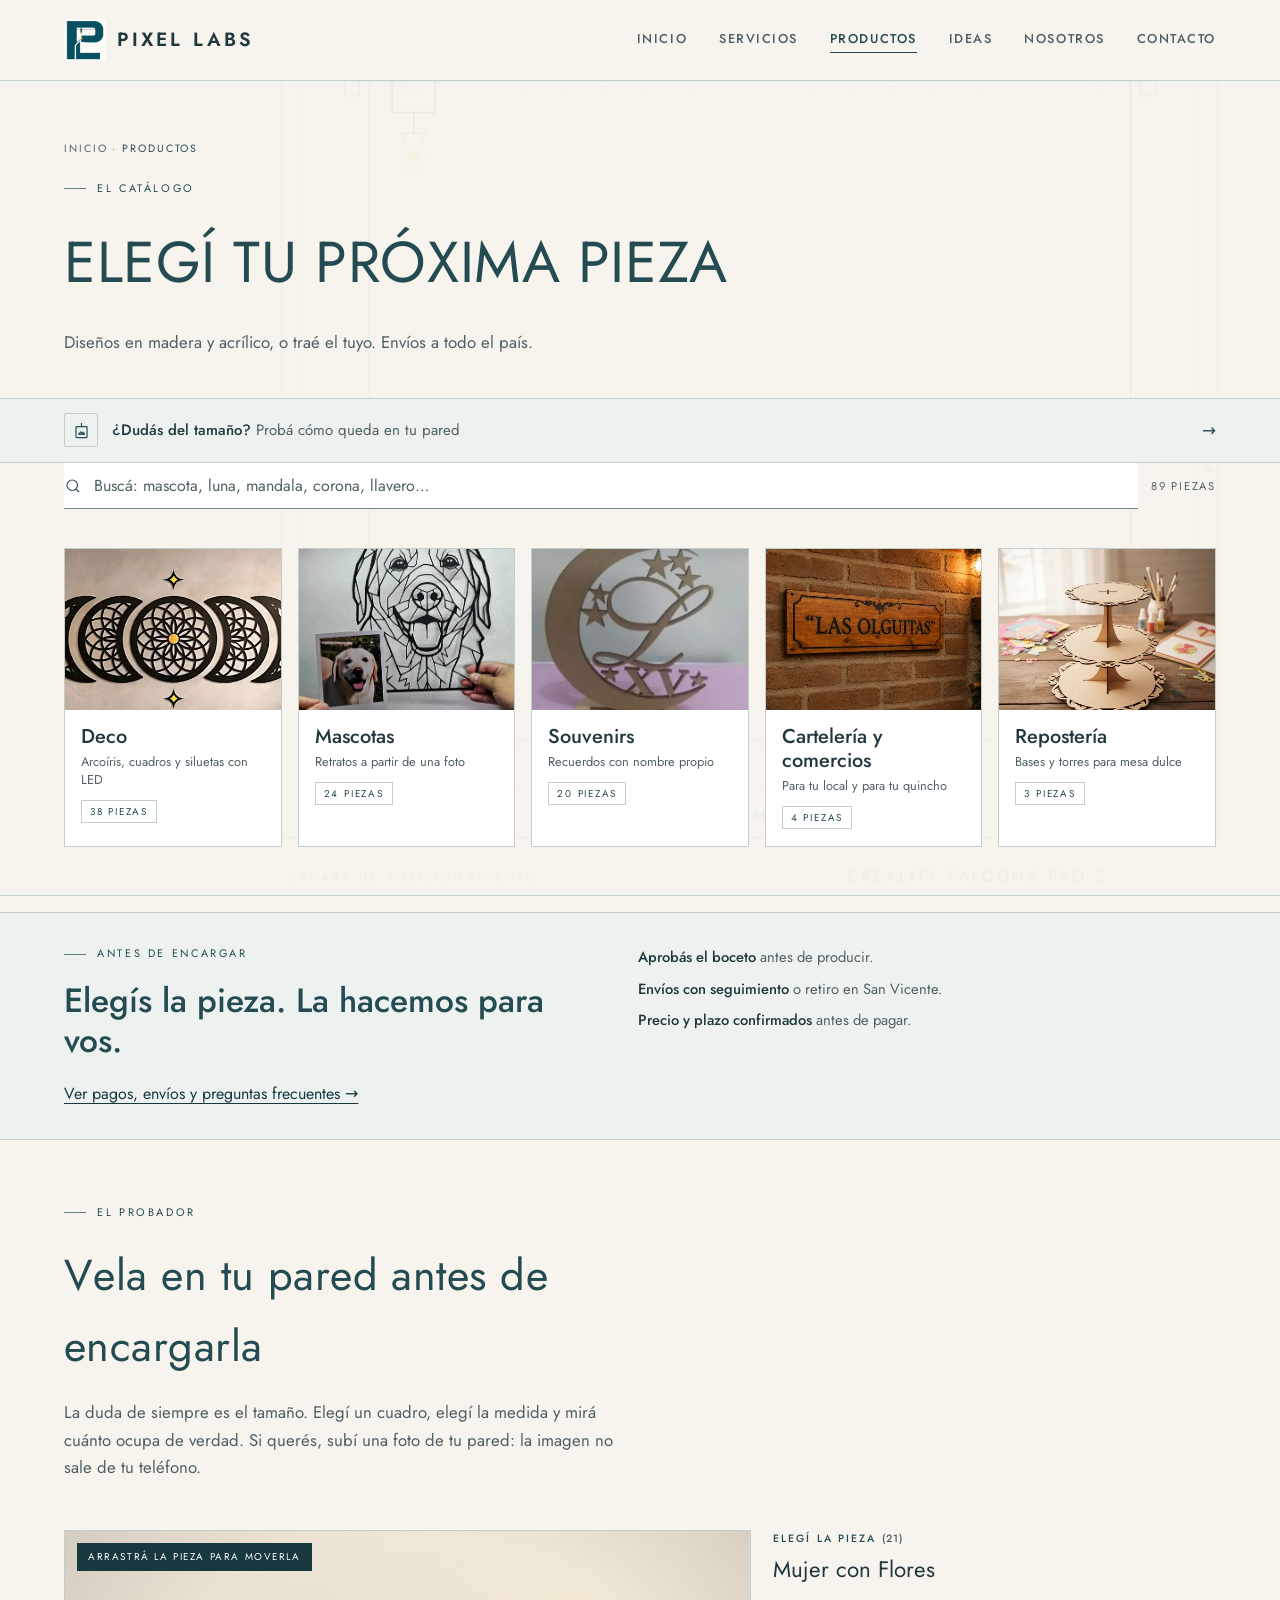
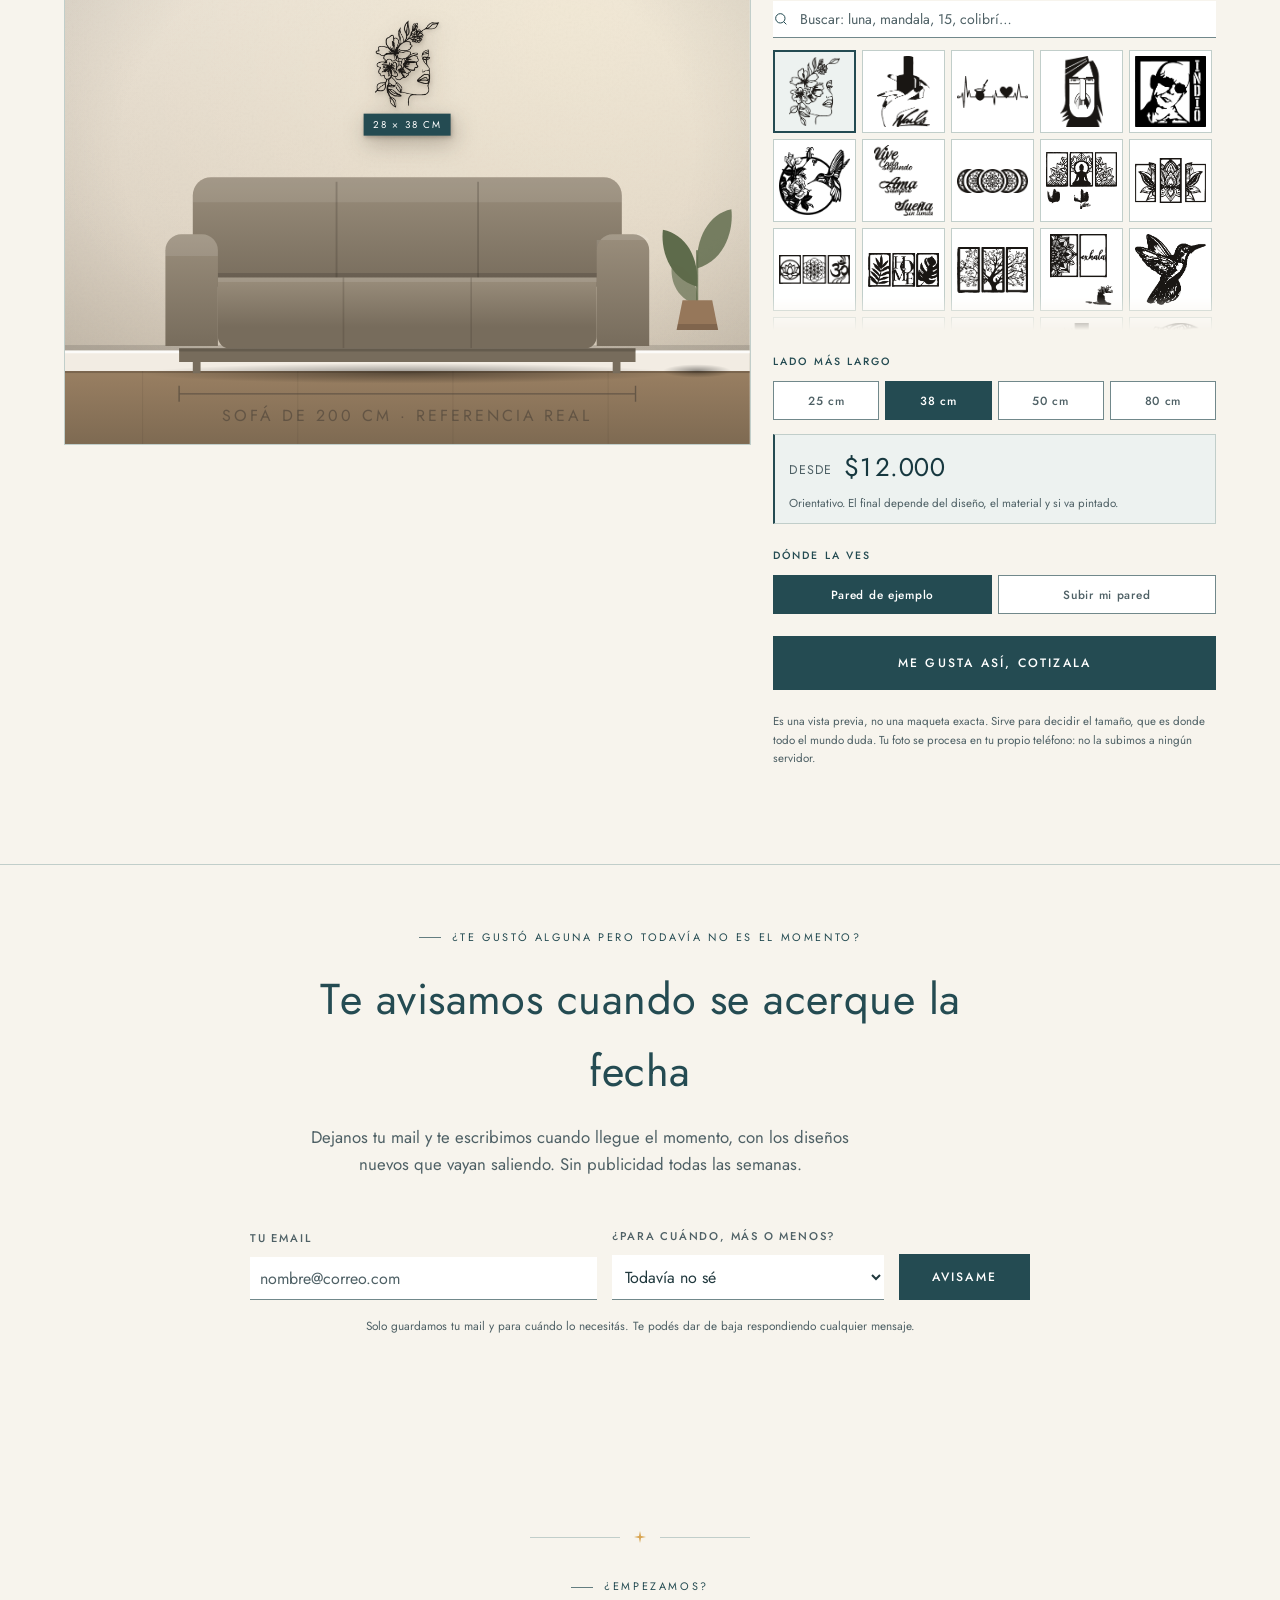
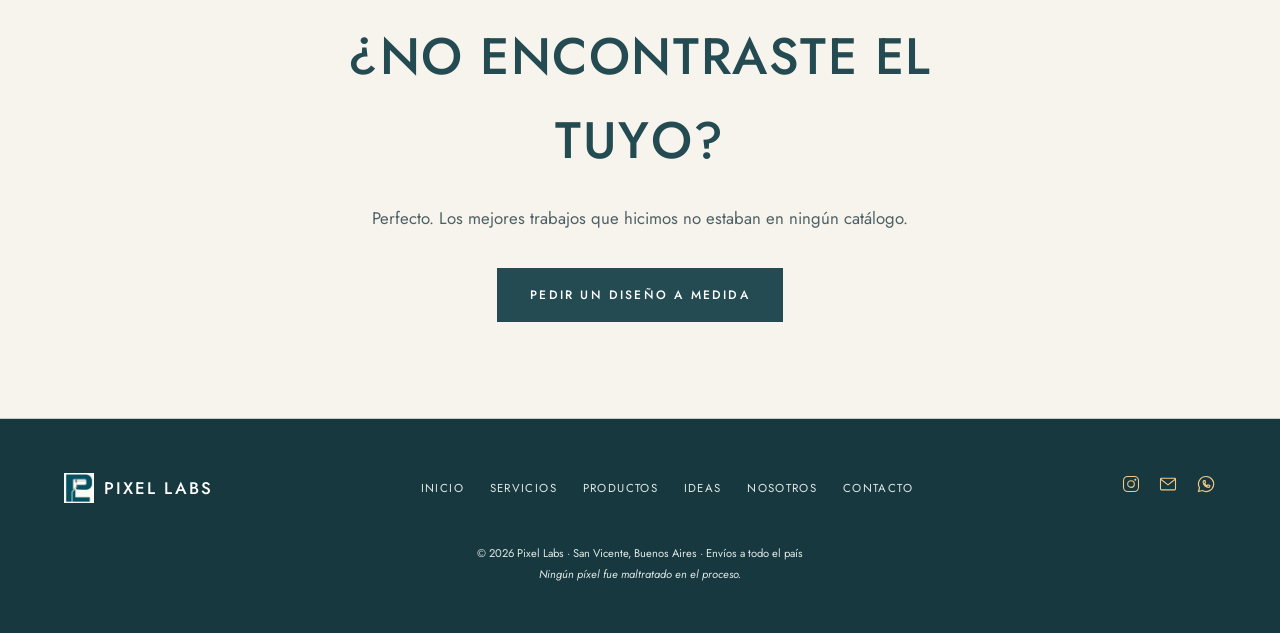
<file: productos.html>
<!DOCTYPE html>
<html lang="es-AR">
<head>
<meta charset="UTF-8">
<meta name="viewport" content="width=device-width, initial-scale=1.0">

<!-- Google Tag Manager -->
<script>(function(w,d,s,l,i){w[l]=w[l]||[];w[l].push({'gtm.start':
new Date().getTime(),event:'gtm.js'});var f=d.getElementsByTagName(s)[0],
j=d.createElement(s),dl=l!='dataLayer'?'&l='+l:'';j.async=true;j.src=
'https://www.googletagmanager.com/gtm.js?id='+i+dl;f.parentNode.insertBefore(j,f);
})(window,document,'script','dataLayer','GTM-KTWW93RZ');</script>
<!-- End Google Tag Manager -->

<title>Catálogo: 89 Diseños en Madera y Acrílico | Pixel Labs</title>
<meta name="description" content="Mandalas, retratos de tu mascota, frases, coronas de 15 y carteles para tu local. Mirá cómo queda cada modelo en tu pared antes de decidir.">
<meta name="keywords" content="cuadro mandala madera, retrato de perro personalizado, souvenirs quince años, cartel para local, deco de pared calada, regalo para el día de la madre">
<meta name="theme-color" content="#F7F4ED">
<!-- ===== DOMINIO =====
     Estas URLs apuntan a https://www.pixellabs.com.ar
     ORDEN IMPORTANTE al publicar:
       1) conectá pixellabs.com.ar como Custom Domain del Worker en Cloudflare
       2) recién ahí hacé el deploy
     Si deployás antes de conectar el dominio, Google va a leer un canonical
     que todavía no resuelve. Si necesitás publicar ya y conectar el dominio
     después, reemplazá en los 7 HTML + sitemap.xml + robots.txt:
       https://www.pixellabs.com.ar  ->  https://pixel-labs-web.rodrigo-s-diaz09.workers.dev -->
<link rel="canonical" href="https://www.pixellabs.com.ar/productos">
<meta property="og:url" content="https://www.pixellabs.com.ar/productos">
<link rel="icon" type="image/png" sizes="512x512" href="favicon-512-petroleo.png">
<link rel="icon" type="image/png" sizes="32x32" href="favicon-32-petroleo.png">
<link rel="apple-touch-icon" href="apple-touch-icon-petroleo.png">
<meta property="og:title" content="Catálogo: 89 Diseños en Madera y Acrílico | Pixel Labs">
<meta property="og:description" content="Mandalas, retratos de tu mascota, frases, coronas de 15 y carteles para tu local. Mirá cómo queda cada modelo en tu pared antes de decidir.">
<meta property="og:type" content="website">
<meta property="og:locale" content="es_AR">
<meta property="og:image" content="https://www.pixellabs.com.ar/images/compartir.jpg">
<meta property="og:image:width" content="1200">
<meta property="og:image:height" content="630">
<meta property="og:image:alt" content="Pixel Labs — grabado y corte láser en San Vicente, Buenos Aires">
<meta property="og:site_name" content="Pixel Labs">
<meta name="twitter:card" content="summary_large_image">
<meta name="twitter:image" content="https://www.pixellabs.com.ar/images/compartir.jpg">
<meta name="author" content="Pixel Labs">
<meta name="geo.region" content="AR-B">
<meta name="geo.placename" content="San Vicente, Buenos Aires">
<link rel="preconnect" href="https://fonts.googleapis.com">
<link rel="preconnect" href="https://fonts.gstatic.com" crossorigin>
<link href="https://fonts.googleapis.com/css2?family=Cormorant+Garamond:ital,wght@0,400;0,500;1,500&family=Jost:wght@300;400;500&display=swap" rel="stylesheet">
<link rel="stylesheet" href="style.css?v=20260921-1">
<link rel="stylesheet" href="theme-petroleo.css?v=20260922-1">

<!-- ===================== MEDICIÓN =====================
     Pegá acá tu GA4 y tu Píxel de Meta. El resto ya está cableado:
     script.js dispara el evento "contacto_whatsapp" en CADA clic a WhatsApp.

<script async src="https://www.googletagmanager.com/gtag/js?id=G-XXXXXXX"></script>
<script>
  window.dataLayer=window.dataLayer||[];function gtag(){dataLayer.push(arguments);}
  gtag('js',new Date());gtag('config','G-XXXXXXX');
</script>
     ==================================================== -->
<script type="application/ld+json">
{
 "@context": "https://schema.org",
 "@type": "CollectionPage",
 "name": "Catálogo de Pixel Labs",
 "description": "Cuadros, retratos de mascota, souvenirs y cartelería en corte láser.",
 "url": "https://www.pixellabs.com.ar/productos",
 "mainEntity": {
  "@type": "ItemList",
  "numberOfItems": 89,
  "itemListElement": [
   {
    "@type": "ListItem",
    "name": "Arcoíris personalizados · Colección",
    "item": {
     "@type": "CreativeWork",
     "name": "Arcoíris personalizados · Colección",
     "description": "Carteles con nombre para decorar habitaciones. Consultanos por colores, medidas y personalización.",
     "image": "https://www.pixellabs.com.ar/images/arcoiris-personalizados-coleccion.jpg",
     "genre": "Deco",
     "url": "https://www.pixellabs.com.ar/productos?pieza=arcoiris-personalizados-coleccion",
     "creator": {
      "@type": "Organization",
      "name": "Pixel Labs"
     }
    },
    "position": 1
   },
   {
    "@type": "ListItem",
    "name": "Arcoíris Wanda",
    "item": {
     "@type": "CreativeWork",
     "name": "Arcoíris Wanda",
     "description": "Cartel con nombre, arcoíris rosa, corazones y estrellas. Consultanos por el nombre y los colores que quieras.",
     "image": "https://www.pixellabs.com.ar/images/arcoiris-wanda.jpg",
     "genre": "Deco",
     "url": "https://www.pixellabs.com.ar/productos?pieza=arcoiris-wanda",
     "creator": {
      "@type": "Organization",
      "name": "Pixel Labs"
     }
    },
    "position": 2
   },
   {
    "@type": "ListItem",
    "name": "Arcoíris Aura",
    "item": {
     "@type": "CreativeWork",
     "name": "Arcoíris Aura",
     "description": "Cartel con nombre, arcoíris violeta, corazones y estrellas. Consultanos por el nombre y los colores que quieras.",
     "image": "https://www.pixellabs.com.ar/images/arcoiris-aura.jpg",
     "genre": "Deco",
     "url": "https://www.pixellabs.com.ar/productos?pieza=arcoiris-aura",
     "creator": {
      "@type": "Organization",
      "name": "Pixel Labs"
     }
    },
    "position": 3
   },
   {
    "@type": "ListItem",
    "name": "Arcoíris Juana",
    "item": {
     "@type": "CreativeWork",
     "name": "Arcoíris Juana",
     "description": "Cartel con nombre, arcoíris en tonos terracota, corazones y estrellas. Consultanos por el nombre y los colores que quieras.",
     "image": "https://www.pixellabs.com.ar/images/arcoiris-juana.jpg",
     "genre": "Deco",
     "url": "https://www.pixellabs.com.ar/productos?pieza=arcoiris-juana",
     "creator": {
      "@type": "Organization",
      "name": "Pixel Labs"
     }
    },
    "position": 4
   },
   {
    "@type": "ListItem",
    "name": "Las Malvinas son argentinas",
    "item": {
     "@type": "CreativeWork",
     "name": "Las Malvinas son argentinas",
     "description": "Cuadro decorativo con imagen y frase. Consultanos por medidas y terminación para tu espacio.",
     "image": "https://www.pixellabs.com.ar/images/cuadro-malvinas-argentinas.jpg",
     "genre": "Deco",
     "url": "https://www.pixellabs.com.ar/productos?pieza=cuadro-malvinas-argentinas",
     "creator": {
      "@type": "Organization",
      "name": "Pixel Labs"
     }
    },
    "position": 5
   },
   {
    "@type": "ListItem",
    "name": "Arquero personalizado con LED",
    "item": {
     "@type": "CreativeWork",
     "name": "Arquero personalizado con LED",
     "description": "Silueta personalizada a partir de una foto, con nombre, número y luz LED. Consultanos por tu diseño y medida.",
     "image": "https://www.pixellabs.com.ar/images/silueta-arquero-benja-led.jpg",
     "genre": "Deco",
     "url": "https://www.pixellabs.com.ar/productos?pieza=silueta-arquero-benja-led",
     "creator": {
      "@type": "Organization",
      "name": "Pixel Labs"
     }
    },
    "position": 6
   },
   {
    "@type": "ListItem",
    "name": "Futbolista personalizado con LED",
    "item": {
     "@type": "CreativeWork",
     "name": "Futbolista personalizado con LED",
     "description": "Silueta de futbolista con nombre, número y luz LED. Consultanos por tu diseño y medida.",
     "image": "https://www.pixellabs.com.ar/images/silueta-futbolista-benja-led.jpg",
     "genre": "Deco",
     "url": "https://www.pixellabs.com.ar/productos?pieza=silueta-futbolista-benja-led",
     "creator": {
      "@type": "Organization",
      "name": "Pixel Labs"
     }
    },
    "position": 7
   },
   {
    "@type": "ListItem",
    "position": 8,
    "name": "Cuadro Coleccionista 6 Mundiales",
    "item": {
     "@type": "CreativeWork",
     "name": "Cuadro Coleccionista 6 Mundiales",
     "image": "https://www.pixellabs.com.ar/images/cuadro-coleccionista-6-mundiales.jpg",
     "genre": "Deco",
     "url": "https://www.pixellabs.com.ar/productos",
     "creator": {
      "@type": "Organization",
      "name": "Pixel Labs"
     }
    }
   },
   {
    "@type": "ListItem",
    "position": 9,
    "name": "Sol de Libertad",
    "item": {
     "@type": "CreativeWork",
     "name": "Sol de Libertad",
     "image": "https://www.pixellabs.com.ar/images/cuadro-sol-de-libertad.jpg",
     "genre": "Deco",
     "url": "https://www.pixellabs.com.ar/productos",
     "creator": {
      "@type": "Organization",
      "name": "Pixel Labs"
     }
    }
   },
   {
    "@type": "ListItem",
    "position": 10,
    "name": "Coronados de Gloria",
    "item": {
     "@type": "CreativeWork",
     "name": "Coronados de Gloria",
     "image": "https://www.pixellabs.com.ar/images/cuadro-coronados-de-gloria.jpg",
     "genre": "Deco",
     "url": "https://www.pixellabs.com.ar/productos",
     "creator": {
      "@type": "Organization",
      "name": "Pixel Labs"
     }
    }
   },
   {
    "@type": "ListItem",
    "position": 11,
    "name": "Sol Patrio · Sean Eternos los Laureles",
    "item": {
     "@type": "CreativeWork",
     "name": "Sol Patrio · Sean Eternos los Laureles",
     "image": "https://www.pixellabs.com.ar/images/cuadro-sol-patrio.jpg",
     "genre": "Deco",
     "url": "https://www.pixellabs.com.ar/productos",
     "creator": {
      "@type": "Organization",
      "name": "Pixel Labs"
     }
    }
   },
   {
    "@type": "ListItem",
    "position": 12,
    "name": "Latido Perruno",
    "item": {
     "@type": "CreativeWork",
     "name": "Latido Perruno",
     "image": "https://www.pixellabs.com.ar/images/cuadro-latido-perruno.jpg",
     "genre": "Deco",
     "url": "https://www.pixellabs.com.ar/productos",
     "creator": {
      "@type": "Organization",
      "name": "Pixel Labs"
     }
    }
   },
   {
    "@type": "ListItem",
    "position": 13,
    "name": "Íconos del Rock Nacional",
    "item": {
     "@type": "CreativeWork",
     "name": "Íconos del Rock Nacional",
     "image": "https://www.pixellabs.com.ar/images/cuadro-rock-nacional-led.jpg",
     "genre": "Deco",
     "url": "https://www.pixellabs.com.ar/productos",
     "creator": {
      "@type": "Organization",
      "name": "Pixel Labs"
     }
    }
   },
   {
    "@type": "ListItem",
    "position": 14,
    "name": "Gatos con Luz LED",
    "item": {
     "@type": "CreativeWork",
     "name": "Gatos con Luz LED",
     "image": "https://www.pixellabs.com.ar/images/cuadro-gatos-led.jpg",
     "genre": "Deco",
     "url": "https://www.pixellabs.com.ar/productos",
     "creator": {
      "@type": "Organization",
      "name": "Pixel Labs"
     }
    }
   },
   {
    "@type": "ListItem",
    "position": 15,
    "name": "Flor Mandala con Colibríes",
    "item": {
     "@type": "CreativeWork",
     "name": "Flor Mandala con Colibríes",
     "image": "https://www.pixellabs.com.ar/images/cuadro-flor-mandala-colibries.jpg",
     "genre": "Deco",
     "url": "https://www.pixellabs.com.ar/productos",
     "creator": {
      "@type": "Organization",
      "name": "Pixel Labs"
     }
    }
   },
   {
    "@type": "ListItem",
    "position": 16,
    "name": "Mujer con Flores",
    "item": {
     "@type": "CreativeWork",
     "name": "Mujer con Flores",
     "image": "https://www.pixellabs.com.ar/images/cuadro-mujer-flores.jpg",
     "genre": "Deco",
     "url": "https://www.pixellabs.com.ar/productos",
     "creator": {
      "@type": "Organization",
      "name": "Pixel Labs"
     }
    }
   },
   {
    "@type": "ListItem",
    "position": 17,
    "name": "Islas Malvinas",
    "item": {
     "@type": "CreativeWork",
     "name": "Islas Malvinas",
     "image": "https://www.pixellabs.com.ar/images/cuadro-islas-malvinas.jpg",
     "genre": "Deco",
     "url": "https://www.pixellabs.com.ar/productos",
     "creator": {
      "@type": "Organization",
      "name": "Pixel Labs"
     }
    }
   },
   {
    "@type": "ListItem",
    "position": 18,
    "name": "Cuadro para Manicuras",
    "item": {
     "@type": "CreativeWork",
     "name": "Cuadro para Manicuras",
     "image": "https://www.pixellabs.com.ar/images/cuadro-manicuras.jpg",
     "genre": "Deco",
     "url": "https://www.pixellabs.com.ar/productos",
     "creator": {
      "@type": "Organization",
      "name": "Pixel Labs"
     }
    }
   },
   {
    "@type": "ListItem",
    "position": 19,
    "name": "Indio Solari",
    "item": {
     "@type": "CreativeWork",
     "name": "Indio Solari",
     "image": "https://www.pixellabs.com.ar/images/cuadro-indio-solari.jpg",
     "genre": "Deco",
     "url": "https://www.pixellabs.com.ar/productos",
     "creator": {
      "@type": "Organization",
      "name": "Pixel Labs"
     }
    }
   },
   {
    "@type": "ListItem",
    "position": 20,
    "name": "Mate y Signos Vitales",
    "item": {
     "@type": "CreativeWork",
     "name": "Mate y Signos Vitales",
     "image": "https://www.pixellabs.com.ar/images/cuadro-mate-signos-vitales.jpg",
     "genre": "Deco",
     "url": "https://www.pixellabs.com.ar/productos",
     "creator": {
      "@type": "Organization",
      "name": "Pixel Labs"
     }
    }
   },
   {
    "@type": "ListItem",
    "position": 21,
    "name": "Charly García",
    "item": {
     "@type": "CreativeWork",
     "name": "Charly García",
     "image": "https://www.pixellabs.com.ar/images/cuadro-charly-garcia.jpg",
     "genre": "Deco",
     "url": "https://www.pixellabs.com.ar/productos",
     "creator": {
      "@type": "Organization",
      "name": "Pixel Labs"
     }
    }
   },
   {
    "@type": "ListItem",
    "position": 22,
    "name": "Frase Vive, Ama, Sueña",
    "item": {
     "@type": "CreativeWork",
     "name": "Frase Vive, Ama, Sueña",
     "image": "https://www.pixellabs.com.ar/images/cuadro-frase-vive-ama-suena.jpg",
     "genre": "Deco",
     "url": "https://www.pixellabs.com.ar/productos",
     "creator": {
      "@type": "Organization",
      "name": "Pixel Labs"
     }
    }
   },
   {
    "@type": "ListItem",
    "position": 23,
    "name": "Fases Lunares",
    "item": {
     "@type": "CreativeWork",
     "name": "Fases Lunares",
     "image": "https://www.pixellabs.com.ar/images/cuadro-fases-lunares.jpg",
     "genre": "Deco",
     "url": "https://www.pixellabs.com.ar/productos",
     "creator": {
      "@type": "Organization",
      "name": "Pixel Labs"
     }
    }
   },
   {
    "@type": "ListItem",
    "position": 24,
    "name": "Paz y Armonía",
    "item": {
     "@type": "CreativeWork",
     "name": "Paz y Armonía",
     "image": "https://www.pixellabs.com.ar/images/cuadro-paz-y-armonia-triptico.jpg",
     "genre": "Deco",
     "url": "https://www.pixellabs.com.ar/productos",
     "creator": {
      "@type": "Organization",
      "name": "Pixel Labs"
     }
    }
   },
   {
    "@type": "ListItem",
    "position": 25,
    "name": "Detalles que Hablan de Vos",
    "item": {
     "@type": "CreativeWork",
     "name": "Detalles que Hablan de Vos",
     "image": "https://www.pixellabs.com.ar/images/cuadro-detalles-mandala-triptico.jpg",
     "genre": "Deco",
     "url": "https://www.pixellabs.com.ar/productos",
     "creator": {
      "@type": "Organization",
      "name": "Pixel Labs"
     }
    }
   },
   {
    "@type": "ListItem",
    "position": 26,
    "name": "Equilibrio, Energía y Paz",
    "item": {
     "@type": "CreativeWork",
     "name": "Equilibrio, Energía y Paz",
     "image": "https://www.pixellabs.com.ar/images/cuadro-equilibrio-energia-paz-triptico.jpg",
     "genre": "Deco",
     "url": "https://www.pixellabs.com.ar/productos",
     "creator": {
      "@type": "Organization",
      "name": "Pixel Labs"
     }
    }
   },
   {
    "@type": "ListItem",
    "position": 27,
    "name": "Home",
    "item": {
     "@type": "CreativeWork",
     "name": "Home",
     "image": "https://www.pixellabs.com.ar/images/cuadro-home-triptico.jpg",
     "genre": "Deco",
     "url": "https://www.pixellabs.com.ar/productos",
     "creator": {
      "@type": "Organization",
      "name": "Pixel Labs"
     }
    }
   },
   {
    "@type": "ListItem",
    "position": 28,
    "name": "Fe, Esperanza y Amor",
    "item": {
     "@type": "CreativeWork",
     "name": "Fe, Esperanza y Amor",
     "image": "https://www.pixellabs.com.ar/images/cuadro-fe-esperanza-amor-triptico.jpg",
     "genre": "Deco",
     "url": "https://www.pixellabs.com.ar/productos",
     "creator": {
      "@type": "Organization",
      "name": "Pixel Labs"
     }
    }
   },
   {
    "@type": "ListItem",
    "position": 29,
    "name": "Árbol de Vida",
    "item": {
     "@type": "CreativeWork",
     "name": "Árbol de Vida",
     "image": "https://www.pixellabs.com.ar/images/cuadro-arbol-de-vida-triptico.jpg",
     "genre": "Deco",
     "url": "https://www.pixellabs.com.ar/productos",
     "creator": {
      "@type": "Organization",
      "name": "Pixel Labs"
     }
    }
   },
   {
    "@type": "ListItem",
    "position": 30,
    "name": "Inhala Exhala",
    "item": {
     "@type": "CreativeWork",
     "name": "Inhala Exhala",
     "image": "https://www.pixellabs.com.ar/images/cuadro-inhala-exhala-triptico.jpg",
     "genre": "Deco",
     "url": "https://www.pixellabs.com.ar/productos",
     "creator": {
      "@type": "Organization",
      "name": "Pixel Labs"
     }
    }
   },
   {
    "@type": "ListItem",
    "position": 31,
    "name": "Colibrí Floral",
    "item": {
     "@type": "CreativeWork",
     "name": "Colibrí Floral",
     "image": "https://www.pixellabs.com.ar/images/cuadro-colibri-floral-triptico.jpg",
     "genre": "Deco",
     "url": "https://www.pixellabs.com.ar/productos",
     "creator": {
      "@type": "Organization",
      "name": "Pixel Labs"
     }
    }
   },
   {
    "@type": "ListItem",
    "position": 32,
    "name": "Trío Butterfly",
    "item": {
     "@type": "CreativeWork",
     "name": "Trío Butterfly",
     "image": "https://www.pixellabs.com.ar/images/cuadro-trio-butterfly-triptico.jpg",
     "genre": "Deco",
     "url": "https://www.pixellabs.com.ar/productos",
     "creator": {
      "@type": "Organization",
      "name": "Pixel Labs"
     }
    }
   },
   {
    "@type": "ListItem",
    "position": 33,
    "name": "Homero en 2 Actos",
    "item": {
     "@type": "CreativeWork",
     "name": "Homero en 2 Actos",
     "image": "https://www.pixellabs.com.ar/images/cuadro-homero-2-actos-triptico.jpg",
     "genre": "Deco",
     "url": "https://www.pixellabs.com.ar/productos",
     "creator": {
      "@type": "Organization",
      "name": "Pixel Labs"
     }
    }
   },
   {
    "@type": "ListItem",
    "position": 34,
    "name": "Mandala Tríptico",
    "item": {
     "@type": "CreativeWork",
     "name": "Mandala Tríptico",
     "image": "https://www.pixellabs.com.ar/images/cuadro-mandala-triptico-blanco.jpg",
     "genre": "Deco",
     "url": "https://www.pixellabs.com.ar/productos",
     "creator": {
      "@type": "Organization",
      "name": "Pixel Labs"
     }
    }
   },
   {
    "@type": "ListItem",
    "position": 35,
    "name": "Buda con Árbol de la Vida",
    "item": {
     "@type": "CreativeWork",
     "name": "Buda con Árbol de la Vida",
     "image": "https://www.pixellabs.com.ar/images/cuadro-buda-arbol-vida.jpg",
     "genre": "Deco",
     "url": "https://www.pixellabs.com.ar/productos",
     "creator": {
      "@type": "Organization",
      "name": "Pixel Labs"
     }
    }
   },
   {
    "@type": "ListItem",
    "position": 36,
    "name": "Cruz con Rostro",
    "item": {
     "@type": "CreativeWork",
     "name": "Cruz con Rostro",
     "image": "https://www.pixellabs.com.ar/images/cuadro-cruz-jesus.jpg",
     "genre": "Deco",
     "url": "https://www.pixellabs.com.ar/productos",
     "creator": {
      "@type": "Organization",
      "name": "Pixel Labs"
     }
    }
   },
   {
    "@type": "ListItem",
    "position": 37,
    "name": "Luna Mandala",
    "item": {
     "@type": "CreativeWork",
     "name": "Luna Mandala",
     "image": "https://www.pixellabs.com.ar/images/cuadro-luna-mandala.jpg",
     "genre": "Deco",
     "url": "https://www.pixellabs.com.ar/productos",
     "creator": {
      "@type": "Organization",
      "name": "Pixel Labs"
     }
    }
   },
   {
    "@type": "ListItem",
    "position": 38,
    "name": "Colibrí en Círculo",
    "item": {
     "@type": "CreativeWork",
     "name": "Colibrí en Círculo",
     "image": "https://www.pixellabs.com.ar/images/cuadro-colibri-circulo.jpg",
     "genre": "Deco",
     "url": "https://www.pixellabs.com.ar/productos",
     "creator": {
      "@type": "Organization",
      "name": "Pixel Labs"
     }
    }
   },
   {
    "@type": "ListItem",
    "position": 39,
    "name": "Retrato de Gato desde una Foto",
    "item": {
     "@type": "CreativeWork",
     "name": "Retrato de Gato desde una Foto",
     "image": "https://www.pixellabs.com.ar/images/cuadro-mascota-gato-desde-foto.jpg",
     "genre": "Mascotas",
     "url": "https://www.pixellabs.com.ar/productos",
     "creator": {
      "@type": "Organization",
      "name": "Pixel Labs"
     }
    }
   },
   {
    "@type": "ListItem",
    "position": 40,
    "name": "Retrato de Mascota Geométrico",
    "item": {
     "@type": "CreativeWork",
     "name": "Retrato de Mascota Geométrico",
     "image": "https://www.pixellabs.com.ar/images/cuadro-mascota-personalizada-01.jpg",
     "genre": "Mascotas",
     "url": "https://www.pixellabs.com.ar/productos",
     "creator": {
      "@type": "Organization",
      "name": "Pixel Labs"
     }
    }
   },
   {
    "@type": "ListItem",
    "position": 41,
    "name": "Retrato de Perro a Medida",
    "item": {
     "@type": "CreativeWork",
     "name": "Retrato de Perro a Medida",
     "image": "https://www.pixellabs.com.ar/images/cuadro-mascota-personalizada-02.jpg",
     "genre": "Mascotas",
     "url": "https://www.pixellabs.com.ar/productos",
     "creator": {
      "@type": "Organization",
      "name": "Pixel Labs"
     }
    }
   },
   {
    "@type": "ListItem",
    "position": 42,
    "name": "Retrato de Mascota en Línea Continua",
    "item": {
     "@type": "CreativeWork",
     "name": "Retrato de Mascota en Línea Continua",
     "image": "https://www.pixellabs.com.ar/images/cuadro-mascota-personalizada-03.jpg",
     "genre": "Mascotas",
     "url": "https://www.pixellabs.com.ar/productos",
     "creator": {
      "@type": "Organization",
      "name": "Pixel Labs"
     }
    }
   },
   {
    "@type": "ListItem",
    "position": 43,
    "name": "Retrato de Bulldog Francés",
    "item": {
     "@type": "CreativeWork",
     "name": "Retrato de Bulldog Francés",
     "image": "https://www.pixellabs.com.ar/images/cuadro-mascota-bulldog-frances-01.jpg",
     "genre": "Mascotas",
     "url": "https://www.pixellabs.com.ar/productos",
     "creator": {
      "@type": "Organization",
      "name": "Pixel Labs"
     }
    }
   },
   {
    "@type": "ListItem",
    "position": 44,
    "name": "Retrato de Cachorro Mestizo",
    "item": {
     "@type": "CreativeWork",
     "name": "Retrato de Cachorro Mestizo",
     "image": "https://www.pixellabs.com.ar/images/cuadro-mascota-cachorro-mestizo.jpg",
     "genre": "Mascotas",
     "url": "https://www.pixellabs.com.ar/productos",
     "creator": {
      "@type": "Organization",
      "name": "Pixel Labs"
     }
    }
   },
   {
    "@type": "ListItem",
    "position": 45,
    "name": "Retrato de Labrador Negro",
    "item": {
     "@type": "CreativeWork",
     "name": "Retrato de Labrador Negro",
     "image": "https://www.pixellabs.com.ar/images/cuadro-mascota-labrador-negro.jpg",
     "genre": "Mascotas",
     "url": "https://www.pixellabs.com.ar/productos",
     "creator": {
      "@type": "Organization",
      "name": "Pixel Labs"
     }
    }
   },
   {
    "@type": "ListItem",
    "position": 46,
    "name": "Retrato de Dueño con su Perro",
    "item": {
     "@type": "CreativeWork",
     "name": "Retrato de Dueño con su Perro",
     "image": "https://www.pixellabs.com.ar/images/cuadro-mascota-dueno-y-perro.jpg",
     "genre": "Mascotas",
     "url": "https://www.pixellabs.com.ar/productos",
     "creator": {
      "@type": "Organization",
      "name": "Pixel Labs"
     }
    }
   },
   {
    "@type": "ListItem",
    "position": 47,
    "name": "Retrato de Caniche con Camisa",
    "item": {
     "@type": "CreativeWork",
     "name": "Retrato de Caniche con Camisa",
     "image": "https://www.pixellabs.com.ar/images/cuadro-mascota-caniche-camisa.jpg",
     "genre": "Mascotas",
     "url": "https://www.pixellabs.com.ar/productos",
     "creator": {
      "@type": "Organization",
      "name": "Pixel Labs"
     }
    }
   },
   {
    "@type": "ListItem",
    "position": 48,
    "name": "Retrato de Caballo",
    "item": {
     "@type": "CreativeWork",
     "name": "Retrato de Caballo",
     "image": "https://www.pixellabs.com.ar/images/cuadro-mascota-caballo.jpg",
     "genre": "Mascotas",
     "url": "https://www.pixellabs.com.ar/productos",
     "creator": {
      "@type": "Organization",
      "name": "Pixel Labs"
     }
    }
   },
   {
    "@type": "ListItem",
    "position": 49,
    "name": "Retrato de Cachorro Color Canela",
    "item": {
     "@type": "CreativeWork",
     "name": "Retrato de Cachorro Color Canela",
     "image": "https://www.pixellabs.com.ar/images/cuadro-mascota-cachorro-canela.jpg",
     "genre": "Mascotas",
     "url": "https://www.pixellabs.com.ar/productos",
     "creator": {
      "@type": "Organization",
      "name": "Pixel Labs"
     }
    }
   },
   {
    "@type": "ListItem",
    "position": 50,
    "name": "Retrato de Border Collie",
    "item": {
     "@type": "CreativeWork",
     "name": "Retrato de Border Collie",
     "image": "https://www.pixellabs.com.ar/images/cuadro-mascota-border-collie.jpg",
     "genre": "Mascotas",
     "url": "https://www.pixellabs.com.ar/productos",
     "creator": {
      "@type": "Organization",
      "name": "Pixel Labs"
     }
    }
   },
   {
    "@type": "ListItem",
    "position": 51,
    "name": "Retrato de Cachorro Pastor Alemán",
    "item": {
     "@type": "CreativeWork",
     "name": "Retrato de Cachorro Pastor Alemán",
     "image": "https://www.pixellabs.com.ar/images/cuadro-mascota-pastor-aleman-cachorro.jpg",
     "genre": "Mascotas",
     "url": "https://www.pixellabs.com.ar/productos",
     "creator": {
      "@type": "Organization",
      "name": "Pixel Labs"
     }
    }
   },
   {
    "@type": "ListItem",
    "position": 52,
    "name": "Retrato de Oveja",
    "item": {
     "@type": "CreativeWork",
     "name": "Retrato de Oveja",
     "image": "https://www.pixellabs.com.ar/images/cuadro-mascota-oveja.jpg",
     "genre": "Mascotas",
     "url": "https://www.pixellabs.com.ar/productos",
     "creator": {
      "@type": "Organization",
      "name": "Pixel Labs"
     }
    }
   },
   {
    "@type": "ListItem",
    "position": 53,
    "name": "Retrato de Perro Orejas Largas",
    "item": {
     "@type": "CreativeWork",
     "name": "Retrato de Perro Orejas Largas",
     "image": "https://www.pixellabs.com.ar/images/cuadro-mascota-perro-orejas-largas.jpg",
     "genre": "Mascotas",
     "url": "https://www.pixellabs.com.ar/productos",
     "creator": {
      "@type": "Organization",
      "name": "Pixel Labs"
     }
    }
   },
   {
    "@type": "ListItem",
    "position": 54,
    "name": "Retrato de Terrier Gris",
    "item": {
     "@type": "CreativeWork",
     "name": "Retrato de Terrier Gris",
     "image": "https://www.pixellabs.com.ar/images/cuadro-mascota-terrier-gris.jpg",
     "genre": "Mascotas",
     "url": "https://www.pixellabs.com.ar/productos",
     "creator": {
      "@type": "Organization",
      "name": "Pixel Labs"
     }
    }
   },
   {
    "@type": "ListItem",
    "position": 55,
    "name": "Retrato de Pitbull",
    "item": {
     "@type": "CreativeWork",
     "name": "Retrato de Pitbull",
     "image": "https://www.pixellabs.com.ar/images/cuadro-mascota-pitbull.jpg",
     "genre": "Mascotas",
     "url": "https://www.pixellabs.com.ar/productos",
     "creator": {
      "@type": "Organization",
      "name": "Pixel Labs"
     }
    }
   },
   {
    "@type": "ListItem",
    "position": 56,
    "name": "Retrato de Perra Canela",
    "item": {
     "@type": "CreativeWork",
     "name": "Retrato de Perra Canela",
     "image": "https://www.pixellabs.com.ar/images/cuadro-mascota-perra-canela.jpg",
     "genre": "Mascotas",
     "url": "https://www.pixellabs.com.ar/productos",
     "creator": {
      "@type": "Organization",
      "name": "Pixel Labs"
     }
    }
   },
   {
    "@type": "ListItem",
    "position": 57,
    "name": "Retrato de Galgo",
    "item": {
     "@type": "CreativeWork",
     "name": "Retrato de Galgo",
     "image": "https://www.pixellabs.com.ar/images/cuadro-mascota-galgo.jpg",
     "genre": "Mascotas",
     "url": "https://www.pixellabs.com.ar/productos",
     "creator": {
      "@type": "Organization",
      "name": "Pixel Labs"
     }
    }
   },
   {
    "@type": "ListItem",
    "position": 58,
    "name": "Retrato de Cordero Negro",
    "item": {
     "@type": "CreativeWork",
     "name": "Retrato de Cordero Negro",
     "image": "https://www.pixellabs.com.ar/images/cuadro-mascota-cordero-negro.jpg",
     "genre": "Mascotas",
     "url": "https://www.pixellabs.com.ar/productos",
     "creator": {
      "@type": "Organization",
      "name": "Pixel Labs"
     }
    }
   },
   {
    "@type": "ListItem",
    "position": 59,
    "name": "Retrato de Bulldog Francés de Perfil",
    "item": {
     "@type": "CreativeWork",
     "name": "Retrato de Bulldog Francés de Perfil",
     "image": "https://www.pixellabs.com.ar/images/cuadro-mascota-bulldog-frances-02.jpg",
     "genre": "Mascotas",
     "url": "https://www.pixellabs.com.ar/productos",
     "creator": {
      "@type": "Organization",
      "name": "Pixel Labs"
     }
    }
   },
   {
    "@type": "ListItem",
    "position": 60,
    "name": "Retrato de Corgi con Flores",
    "item": {
     "@type": "CreativeWork",
     "name": "Retrato de Corgi con Flores",
     "image": "https://www.pixellabs.com.ar/images/cuadro-mascota-corgi-flores.jpg",
     "genre": "Mascotas",
     "url": "https://www.pixellabs.com.ar/productos",
     "creator": {
      "@type": "Organization",
      "name": "Pixel Labs"
     }
    }
   },
   {
    "@type": "ListItem",
    "position": 61,
    "name": "Retrato de Caniche Blanco",
    "item": {
     "@type": "CreativeWork",
     "name": "Retrato de Caniche Blanco",
     "image": "https://www.pixellabs.com.ar/images/cuadro-mascota-caniche-blanco.jpg",
     "genre": "Mascotas",
     "url": "https://www.pixellabs.com.ar/productos",
     "creator": {
      "@type": "Organization",
      "name": "Pixel Labs"
     }
    }
   },
   {
    "@type": "ListItem",
    "position": 62,
    "name": "Retrato de Golden Retriever",
    "item": {
     "@type": "CreativeWork",
     "name": "Retrato de Golden Retriever",
     "image": "https://www.pixellabs.com.ar/images/cuadro-mascota-golden-retriever.jpg",
     "genre": "Mascotas",
     "url": "https://www.pixellabs.com.ar/productos",
     "creator": {
      "@type": "Organization",
      "name": "Pixel Labs"
     }
    }
   },
   {
    "@type": "ListItem",
    "position": 63,
    "name": "Cartel Mis 15 con Mariposas",
    "item": {
     "@type": "CreativeWork",
     "name": "Cartel Mis 15 con Mariposas",
     "image": "https://www.pixellabs.com.ar/images/souvenir-15-cartel-mariposas.jpg",
     "genre": "Souvenirs",
     "url": "https://www.pixellabs.com.ar/productos",
     "creator": {
      "@type": "Organization",
      "name": "Pixel Labs"
     }
    }
   },
   {
    "@type": "ListItem",
    "position": 64,
    "name": "Llavero con Frase Personalizada",
    "item": {
     "@type": "CreativeWork",
     "name": "Llavero con Frase Personalizada",
     "image": "https://www.pixellabs.com.ar/images/souvenir-llavero-frase.jpg",
     "genre": "Souvenirs",
     "url": "https://www.pixellabs.com.ar/productos",
     "creator": {
      "@type": "Organization",
      "name": "Pixel Labs"
     }
    }
   },
   {
    "@type": "ListItem",
    "position": 65,
    "name": "Souvenirs Corazón con Nombre",
    "item": {
     "@type": "CreativeWork",
     "name": "Souvenirs Corazón con Nombre",
     "image": "https://www.pixellabs.com.ar/images/souvenir-15-corazon-nombre.jpg",
     "genre": "Souvenirs",
     "url": "https://www.pixellabs.com.ar/productos",
     "creator": {
      "@type": "Organization",
      "name": "Pixel Labs"
     }
    }
   },
   {
    "@type": "ListItem",
    "position": 66,
    "name": "Set de Lunas con Estrella 15",
    "item": {
     "@type": "CreativeWork",
     "name": "Set de Lunas con Estrella 15",
     "image": "https://www.pixellabs.com.ar/images/souvenir-15-set-lunas-estrella.jpg",
     "genre": "Souvenirs",
     "url": "https://www.pixellabs.com.ar/productos",
     "creator": {
      "@type": "Organization",
      "name": "Pixel Labs"
     }
    }
   },
   {
    "@type": "ListItem",
    "position": 67,
    "name": "Luna con Estrella 15",
    "item": {
     "@type": "CreativeWork",
     "name": "Luna con Estrella 15",
     "image": "https://www.pixellabs.com.ar/images/souvenir-15-luna-estrella-detalle.jpg",
     "genre": "Souvenirs",
     "url": "https://www.pixellabs.com.ar/productos",
     "creator": {
      "@type": "Organization",
      "name": "Pixel Labs"
     }
    }
   },
   {
    "@type": "ListItem",
    "position": 68,
    "name": "Cartel 15 con Rosa",
    "item": {
     "@type": "CreativeWork",
     "name": "Cartel 15 con Rosa",
     "image": "https://www.pixellabs.com.ar/images/souvenir-15-cartel-rosa.jpg",
     "genre": "Souvenirs",
     "url": "https://www.pixellabs.com.ar/productos",
     "creator": {
      "@type": "Organization",
      "name": "Pixel Labs"
     }
    }
   },
   {
    "@type": "ListItem",
    "position": 69,
    "name": "Souvenir Mis 15 con Mariposa 3D",
    "item": {
     "@type": "CreativeWork",
     "name": "Souvenir Mis 15 con Mariposa 3D",
     "image": "https://www.pixellabs.com.ar/images/souvenir-15-mariposa-3d.jpg",
     "genre": "Souvenirs",
     "url": "https://www.pixellabs.com.ar/productos",
     "creator": {
      "@type": "Organization",
      "name": "Pixel Labs"
     }
    }
   },
   {
    "@type": "ListItem",
    "position": 70,
    "name": "Cartel Mis 15 con Mariposa",
    "item": {
     "@type": "CreativeWork",
     "name": "Cartel Mis 15 con Mariposa",
     "image": "https://www.pixellabs.com.ar/images/souvenir-15-cartel-mariposa.jpg",
     "genre": "Souvenirs",
     "url": "https://www.pixellabs.com.ar/productos",
     "creator": {
      "@type": "Organization",
      "name": "Pixel Labs"
     }
    }
   },
   {
    "@type": "ListItem",
    "position": 71,
    "name": "Cartel 15 con Mariposas, Grande y Chico",
    "item": {
     "@type": "CreativeWork",
     "name": "Cartel 15 con Mariposas, Grande y Chico",
     "image": "https://www.pixellabs.com.ar/images/souvenir-15-mariposas-dos-tamanos.jpg",
     "genre": "Souvenirs",
     "url": "https://www.pixellabs.com.ar/productos",
     "creator": {
      "@type": "Organization",
      "name": "Pixel Labs"
     }
    }
   },
   {
    "@type": "ListItem",
    "position": 72,
    "name": "Servilletero Mis 15 Años",
    "item": {
     "@type": "CreativeWork",
     "name": "Servilletero Mis 15 Años",
     "image": "https://www.pixellabs.com.ar/images/souvenir-15-servilletero.jpg",
     "genre": "Souvenirs",
     "url": "https://www.pixellabs.com.ar/productos",
     "creator": {
      "@type": "Organization",
      "name": "Pixel Labs"
     }
    }
   },
   {
    "@type": "ListItem",
    "position": 73,
    "name": "Llavero Corona 15",
    "item": {
     "@type": "CreativeWork",
     "name": "Llavero Corona 15",
     "image": "https://www.pixellabs.com.ar/images/souvenir-15-llavero-corona.jpg",
     "genre": "Souvenirs",
     "url": "https://www.pixellabs.com.ar/productos",
     "creator": {
      "@type": "Organization",
      "name": "Pixel Labs"
     }
    }
   },
   {
    "@type": "ListItem",
    "position": 74,
    "name": "Cartel Corona Mis 15 Años",
    "item": {
     "@type": "CreativeWork",
     "name": "Cartel Corona Mis 15 Años",
     "image": "https://www.pixellabs.com.ar/images/souvenir-15-cartel-corona-hojas.jpg",
     "genre": "Souvenirs",
     "url": "https://www.pixellabs.com.ar/productos",
     "creator": {
      "@type": "Organization",
      "name": "Pixel Labs"
     }
    }
   },
   {
    "@type": "ListItem",
    "position": 75,
    "name": "Servilletero Corona 15",
    "item": {
     "@type": "CreativeWork",
     "name": "Servilletero Corona 15",
     "image": "https://www.pixellabs.com.ar/images/souvenir-15-servilletero-corona.jpg",
     "genre": "Souvenirs",
     "url": "https://www.pixellabs.com.ar/productos",
     "creator": {
      "@type": "Organization",
      "name": "Pixel Labs"
     }
    }
   },
   {
    "@type": "ListItem",
    "position": 76,
    "name": "Cartel Luna con Inicial",
    "item": {
     "@type": "CreativeWork",
     "name": "Cartel Luna con Inicial",
     "image": "https://www.pixellabs.com.ar/images/souvenir-15-luna-inicial.jpg",
     "genre": "Souvenirs",
     "url": "https://www.pixellabs.com.ar/productos",
     "creator": {
      "@type": "Organization",
      "name": "Pixel Labs"
     }
    }
   },
   {
    "@type": "ListItem",
    "position": 77,
    "name": "Llaveros Globo Aerostático y Nube",
    "item": {
     "@type": "CreativeWork",
     "name": "Llaveros Globo Aerostático y Nube",
     "image": "https://www.pixellabs.com.ar/images/infantil-llaveros-globo-nube.jpg",
     "genre": "Souvenirs",
     "url": "https://www.pixellabs.com.ar/productos",
     "creator": {
      "@type": "Organization",
      "name": "Pixel Labs"
     }
    }
   },
   {
    "@type": "ListItem",
    "position": 78,
    "name": "Portarretrato Avioncito",
    "item": {
     "@type": "CreativeWork",
     "name": "Portarretrato Avioncito",
     "image": "https://www.pixellabs.com.ar/images/infantil-portarretrato-avioncito.jpg",
     "genre": "Souvenirs",
     "url": "https://www.pixellabs.com.ar/productos",
     "creator": {
      "@type": "Organization",
      "name": "Pixel Labs"
     }
    }
   },
   {
    "@type": "ListItem",
    "position": 79,
    "name": "Alcancía Casita con Avión",
    "item": {
     "@type": "CreativeWork",
     "name": "Alcancía Casita con Avión",
     "image": "https://www.pixellabs.com.ar/images/infantil-alcancia-casita-avion.jpg",
     "genre": "Souvenirs",
     "url": "https://www.pixellabs.com.ar/productos",
     "creator": {
      "@type": "Organization",
      "name": "Pixel Labs"
     }
    }
   },
   {
    "@type": "ListItem",
    "position": 80,
    "name": "Llavero Dinosaurio Mi Primer Añito",
    "item": {
     "@type": "CreativeWork",
     "name": "Llavero Dinosaurio Mi Primer Añito",
     "image": "https://www.pixellabs.com.ar/images/infantil-llavero-dinosaurio-primer-anito.jpg",
     "genre": "Souvenirs",
     "url": "https://www.pixellabs.com.ar/productos",
     "creator": {
      "@type": "Organization",
      "name": "Pixel Labs"
     }
    }
   },
   {
    "@type": "ListItem",
    "position": 81,
    "name": "Llavero Camiseta Personalizada",
    "item": {
     "@type": "CreativeWork",
     "name": "Llavero Camiseta Personalizada",
     "image": "https://www.pixellabs.com.ar/images/infantil-llavero-camiseta-dad-team.jpg",
     "genre": "Souvenirs",
     "url": "https://www.pixellabs.com.ar/productos",
     "creator": {
      "@type": "Organization",
      "name": "Pixel Labs"
     }
    }
   },
   {
    "@type": "ListItem",
    "position": 82,
    "name": "Llavero Dinosaurio en Huevo",
    "item": {
     "@type": "CreativeWork",
     "name": "Llavero Dinosaurio en Huevo",
     "image": "https://www.pixellabs.com.ar/images/infantil-llavero-dinosaurio-huevo.jpg",
     "genre": "Souvenirs",
     "url": "https://www.pixellabs.com.ar/productos",
     "creator": {
      "@type": "Organization",
      "name": "Pixel Labs"
     }
    }
   },
   {
    "@type": "ListItem",
    "position": 83,
    "name": "Cartel Abierto para Local",
    "item": {
     "@type": "CreativeWork",
     "name": "Cartel Abierto para Local",
     "image": "https://www.pixellabs.com.ar/images/carteleria-abierto.jpg",
     "genre": "Cartelería",
     "url": "https://www.pixellabs.com.ar/productos",
     "creator": {
      "@type": "Organization",
      "name": "Pixel Labs"
     }
    }
   },
   {
    "@type": "ListItem",
    "position": 84,
    "name": "Cartel Cerrado para Local",
    "item": {
     "@type": "CreativeWork",
     "name": "Cartel Cerrado para Local",
     "image": "https://www.pixellabs.com.ar/images/carteleria-cerrado.jpg",
     "genre": "Cartelería",
     "url": "https://www.pixellabs.com.ar/productos",
     "creator": {
      "@type": "Organization",
      "name": "Pixel Labs"
     }
    }
   },
   {
    "@type": "ListItem",
    "position": 85,
    "name": "Cartel de Quincho con Nombre",
    "item": {
     "@type": "CreativeWork",
     "name": "Cartel de Quincho con Nombre",
     "image": "https://www.pixellabs.com.ar/images/carteleria-quincho-nombre.jpg",
     "genre": "Cartelería",
     "url": "https://www.pixellabs.com.ar/productos",
     "creator": {
      "@type": "Organization",
      "name": "Pixel Labs"
     }
    }
   },
   {
    "@type": "ListItem",
    "position": 86,
    "name": "Cartel Bienvenidos al Quincho",
    "item": {
     "@type": "CreativeWork",
     "name": "Cartel Bienvenidos al Quincho",
     "image": "https://www.pixellabs.com.ar/images/carteleria-bienvenidos-quincho.jpg",
     "genre": "Cartelería",
     "url": "https://www.pixellabs.com.ar/productos",
     "creator": {
      "@type": "Organization",
      "name": "Pixel Labs"
     }
    }
   },
   {
    "@type": "ListItem",
    "position": 87,
    "name": "Mesita Ovalada para Mesa Dulce",
    "item": {
     "@type": "CreativeWork",
     "name": "Mesita Ovalada para Mesa Dulce",
     "image": "https://www.pixellabs.com.ar/images/reposteria-mesa-ovalada-mdf.jpg",
     "genre": "Repostería",
     "url": "https://www.pixellabs.com.ar/productos",
     "creator": {
      "@type": "Organization",
      "name": "Pixel Labs"
     }
    }
   },
   {
    "@type": "ListItem",
    "position": 88,
    "name": "Base para Torta Redonda",
    "item": {
     "@type": "CreativeWork",
     "name": "Base para Torta Redonda",
     "image": "https://www.pixellabs.com.ar/images/reposteria-base-torta-redonda.jpg",
     "genre": "Repostería",
     "url": "https://www.pixellabs.com.ar/productos",
     "creator": {
      "@type": "Organization",
      "name": "Pixel Labs"
     }
    }
   },
   {
    "@type": "ListItem",
    "position": 89,
    "name": "Torre de Cupcakes 3 Pisos",
    "item": {
     "@type": "CreativeWork",
     "name": "Torre de Cupcakes 3 Pisos",
     "image": "https://www.pixellabs.com.ar/images/reposteria-torre-cupcakes-3-pisos.jpg",
     "genre": "Repostería",
     "url": "https://www.pixellabs.com.ar/productos",
     "creator": {
      "@type": "Organization",
      "name": "Pixel Labs"
     }
    }
   }
  ]
 }
}
</script>
</head>
<body class="page-catalog">
<!-- Google Tag Manager (noscript) -->
<noscript><iframe src="https://www.googletagmanager.com/ns.html?id=GTM-KTWW93RZ"
title="Google Tag Manager" height="0" width="0" style="display:none;visibility:hidden"></iframe></noscript>
<!-- End Google Tag Manager (noscript) -->
<a class="skip-link" href="#main">Ir al contenido</a>

<div class="boot" aria-hidden="true">
  <div class="boot-inner">
    <div class="boot-mark">Pixel Labs</div>
    <div class="boot-bar"></div>
    <p class="boot-note">Calibrando el láser</p>
  </div>
</div>

<div class="scan-progress" aria-hidden="true"></div>
<div class="grain" aria-hidden="true"></div>
<div class="vignette" aria-hidden="true"></div>
<div class="cursor-ring" aria-hidden="true"></div>
<div class="cursor-dot" aria-hidden="true"></div>
<div class="wipe" aria-hidden="true"></div>

<!-- ==========================================================================
     FONDO: plano técnico de la Creality Falcon2 Pro S 22W, dibujado en vectores.
     Va fijo detrás de todo el contenido. El cabezal recorre el área de trabajo
     y el trazo se dibuja solo, como en un corte real.
     ========================================================================== -->
<div class="blueprint" aria-hidden="true">
<svg viewBox="0 0 1400 1120" xmlns="http://www.w3.org/2000/svg" role="presentation">
  <defs>
    <pattern id="bpGrid" width="40" height="40" patternUnits="userSpaceOnUse">
      <path d="M40 0 H0 V40" class="bp-faint"/>
    </pattern>
    <filter id="bpGlow" x="-160%" y="-160%" width="420%" height="420%">
      <feGaussianBlur stdDeviation="7" result="b"/>
      <feMerge><feMergeNode in="b"/><feMergeNode in="SourceGraphic"/></feMerge>
    </filter>
  </defs>

  <!-- papel milimetrado -->
  <rect x="330" y="215" width="740" height="675" fill="url(#bpGrid)"/>

  <!-- chasis cerrado -->
  <rect x="245" y="120" width="910" height="865" class="bp-line"/>
  <rect x="266" y="141" width="868" height="823" class="bp-faint"/>
  <path d="M245 205 H1155" class="bp-faint"/>
  <path d="M245 900 H1155" class="bp-faint"/>
  <rect x="245" y="120" width="910" height="85" class="bp-fillsoft"/>

  <!-- panel y parada de emergencia -->
  <circle cx="1085" cy="163" r="17" class="bp-line"/>
  <circle cx="1085" cy="163" r="9" class="bp-faint"/>
  <path d="M300 155 H420 M300 172 H380" class="bp-faint"/>
  <text x="300" y="190" class="bp-txt sm">Falcon2 Pro S</text>

  <!-- área de trabajo 355 x 390 mm -->
  <rect x="330" y="215" width="740" height="675" class="bp-line"/>
  <path d="M330 245 V215 H360 M1040 215 H1070 V245 M1070 860 V890 H1040 M360 890 H330 V860" class="bp-strong"/>

  <!-- rieles Y -->
  <path d="M330 215 V890 M1070 215 V890" class="bp-faint"/>
  <path d="M318 215 V890 M1082 215 V890" class="bp-faint"/>

  <!-- pórtico + cabezal -->
  <g class="bp-gantry">
    <path d="M312 250 H1088" class="bp-strong"/>
    <path d="M312 262 H1088" class="bp-faint"/>
    <rect x="306" y="240" width="14" height="24" class="bp-line"/>
    <rect x="1080" y="240" width="14" height="24" class="bp-line"/>
    <g class="bp-head">
      <rect x="352" y="228" width="42" height="52" class="bp-strong"/>
      <rect x="360" y="236" width="26" height="20" class="bp-faint"/>
      <path d="M373 280 V300" class="bp-strong"/>
      <path d="M361 300 H385 L379 314 H367 Z" class="bp-line"/>
      <circle cx="373" cy="322" r="5" fill="#E7CD8F" class="bp-spark" filter="url(#bpGlow)"/>
      <path d="M373 330 V352 M357 340 H389" class="bp-faint"/>
    </g>
  </g>

  <!-- lo que el láser está cortando: un cartel con la marca.
       pathLength normaliza el trazo para que la animación funcione
       sin importar el largo real del contorno. -->
  <g class="bp-sign">
    <path class="bp-path" pathLength="1500"
          d="M492 548 h416 a22 22 0 0 1 22 22 v112 a22 22 0 0 1 -22 22 h-416 a22 22 0 0 1 -22 -22 v-112 a22 22 0 0 1 22 -22 z"/>
    <path class="bp-path bp-path-b" pathLength="1500"
          d="M510 566 h380 a9 9 0 0 1 9 9 v102 a9 9 0 0 1 -9 9 h-380 a9 9 0 0 1 -9 -9 v-102 a9 9 0 0 1 9 -9 z"/>
    <circle cx="512" cy="568" r="5.5" class="bp-faint"/>
    <circle cx="888" cy="568" r="5.5" class="bp-faint"/>
    <circle cx="512" cy="684" r="5.5" class="bp-faint"/>
    <circle cx="888" cy="684" r="5.5" class="bp-faint"/>
    <path d="M700 548 V512 M676 512 h48" class="bp-faint"/>
    <text x="700" y="648" class="bp-sign-txt" text-anchor="middle">PixelLabs</text>
    <text x="700" y="676" class="bp-sign-sub" text-anchor="middle">grabado y corte láser</text>
  </g>

  <!-- cotas -->
  <path d="M330 940 H1070 M330 932 V948 M1070 932 V948" class="bp-faint"/>
  <text x="660" y="968" class="bp-txt">390 mm</text>
  <path d="M1120 215 V890 M1112 215 H1128 M1112 890 H1128" class="bp-faint"/>
  <text x="1140" y="560" class="bp-txt" transform="rotate(90 1140 560)">355 mm</text>

  <!-- rótulo -->
  <path d="M780 1000 H1155 M780 1000 V1085 M780 1042 H1155" class="bp-faint"/>
  <text x="795" y="1028" class="bp-txt">Creality Falcon2 Pro S</text>
  <text x="795" y="1070" class="bp-txt sm">22 W · 455 nm · Clase 1 · 0,08 mm</text>

  <!-- referencias sueltas -->
  <text x="250" y="1028" class="bp-txt sm">Cámara de posicionamiento</text>
  <text x="250" y="1070" class="bp-txt sm">Asistencia de aire integrada</text>
  <circle cx="1040" cy="245" r="9" class="bp-faint"/>
  <path d="M1031 236 L1049 254 M1049 236 L1031 254" class="bp-faint"/>
</svg>
</div>

<!-- BARRA DE ANUNCIO: cambiá el texto y la fecha según la temporada. Para ocultarla, borrá este bloque entero. -->
<div class="announce">
  <span>Día de la Madre · cerramos agenda el 5 de octubre <span class="count-down" data-deadline="2026-10-05T23:59:59-03:00"></span></span>
  <button type="button" class="announce-close" aria-label="Cerrar aviso">✕</button>
</div>

<header class="site-header">
  <a class="brand" href="/">
    <img class="brand-mark" src="images/logo-monograma-2026.png" alt="Pixel Labs — grabado y corte láser" width="40" height="40">
    PIXEL LABS
  </a>
  <nav class="main-nav" id="mainNav">
    <a href="/">Inicio</a>
    <a href="/servicios">Servicios</a>
    <a href="/productos">Productos</a>
    <a href="/ideas">Ideas</a>
    <a href="/nosotros">Nosotros</a>
    <a href="/contacto">Contacto</a>
  </nav>
  <button type="button" class="nav-toggle" id="navToggle" aria-label="Abrir menú" aria-controls="mainNav" aria-expanded="false">☰</button>
</header>

<main id="main">

<div class="page-hero">
  <p class="crumbs"><a href="/">Inicio</a> · <span>Productos</span></p>
  <p class="eyebrow">El catálogo</p>
  <h1 data-engrave>Elegí tu próxima pieza</h1>
  <p class="lede">Diseños en madera y acrílico, o traé el tuyo. Envíos a todo el país.</p>
</div>

<a class="atajo-probador" href="#probador">
  <span class="atajo-ico" aria-hidden="true">
    <svg viewBox="0 0 24 24" fill="none" stroke="currentColor" stroke-width="1.5" stroke-linecap="round" stroke-linejoin="round"><rect x="5" y="7" width="14" height="14" rx="1"/><path d="M12 3v4"/><path d="M8.5 17l2.6-3.4 1.7 2.1 1.4-1.6 1.8 2.9z"/></svg>
  </span>
  <span class="atajo-txt"><b>¿Dudás del tamaño?</b> Probá cómo queda en tu pared</span>
  <span class="atajo-flecha" aria-hidden="true">→</span>
</a>

<div class="finder">
  <div class="finder-box">
    <svg viewBox="0 0 24 24" fill="none" stroke="currentColor" stroke-width="1.5" aria-hidden="true"><circle cx="11" cy="11" r="7"/><path d="M20 20l-4-4"/></svg>
    <label class="sr-only" for="finder">Buscar en el catálogo</label>
    <input type="search" id="finder" placeholder="Buscá: mascota, luna, mandala, corona, llavero…" autocomplete="off">
    <button class="finder-clear" type="button" aria-label="Borrar búsqueda">✕</button>
  </div>
  <span class="finder-count" id="finderCount" role="status" aria-live="polite" aria-atomic="true">89 piezas</span>
</div>

<section class="cat-portada" id="catPortada" hidden>
  <div class="cat-grid">
    <button class="cat-card" type="button" data-ir="Deco">
      <span class="cat-card-img"><img src="images/thumb/cuadro-fases-lunares.webp" alt="" loading="lazy" decoding="async" width="560" height="560"></span>
      <span class="cat-card-txt">
        <span class="cat-card-n">Deco</span>
        <span class="cat-card-d">Arcoíris, cuadros y siluetas con LED</span>
        <span class="cat-card-c">38 piezas</span>
      </span>
    </button>
    <button class="cat-card" type="button" data-ir="Mascotas">
      <span class="cat-card-img"><img src="images/thumb/cuadro-mascota-golden-retriever.webp" alt="" loading="lazy" decoding="async" width="560" height="560"></span>
      <span class="cat-card-txt">
        <span class="cat-card-n">Mascotas</span>
        <span class="cat-card-d">Retratos a partir de una foto</span>
        <span class="cat-card-c">24 piezas</span>
      </span>
    </button>
    <button class="cat-card" type="button" data-ir="Souvenirs">
      <span class="cat-card-img"><img src="images/thumb/souvenir-15-luna-inicial.webp" alt="" loading="lazy" decoding="async" width="560" height="560"></span>
      <span class="cat-card-txt">
        <span class="cat-card-n">Souvenirs</span>
        <span class="cat-card-d">Recuerdos con nombre propio</span>
        <span class="cat-card-c">20 piezas</span>
      </span>
    </button>
    <button class="cat-card" type="button" data-ir="Cartelería">
      <span class="cat-card-img"><img src="images/thumb/carteleria-quincho-nombre.webp" alt="" loading="lazy" decoding="async" width="560" height="560"></span>
      <span class="cat-card-txt">
        <span class="cat-card-n">Cartelería y comercios</span>
        <span class="cat-card-d">Para tu local y para tu quincho</span>
        <span class="cat-card-c">4 piezas</span>
      </span>
    </button>
    <button class="cat-card" type="button" data-ir="Repostería">
      <span class="cat-card-img"><img src="images/thumb/reposteria-torre-cupcakes-3-pisos.webp" alt="" loading="lazy" decoding="async" width="560" height="560"></span>
      <span class="cat-card-txt">
        <span class="cat-card-n">Repostería</span>
        <span class="cat-card-d">Bases y torres para mesa dulce</span>
        <span class="cat-card-c">3 piezas</span>
      </span>
    </button>
  </div>
</section>

<!-- Barra de categorías: arranca oculta (se ve la portada de fichas) y
     aparece pegada arriba cuando entrás a una categoría, para cambiar sin
     tener que volver hasta el principio. -->
<div class="cat-barra" id="catBarra" hidden>
<button class="cat-volver" type="button" id="catVolver">
  <span aria-hidden="true">‹</span> Categorías
</button>
<div class="cat-tabs" role="group" aria-label="Filtrar productos por categoría">
  <button type="button" data-cat="Todos">Ver todo</button>
  <button type="button" data-cat="Deco">Deco</button>
  <button type="button" data-cat="Mascotas">Mascotas</button>
  <button type="button" data-cat="Souvenirs">Souvenirs</button>
  <button type="button" data-cat="Cartelería">Cartelería y comercios</button>
  <button type="button" data-cat="Repostería">Repostería</button>
</div>
</div>

<p class="no-results" id="noResults">No encontramos nada con ese nombre. Probá con otra palabra, o contanos qué buscás y lo hacemos.</p>

<section data-section="Deco" id="deco">
  <div class="section-head" data-reveal>
    <p class="eyebrow">Deco</p>
    <h2 data-engrave>Para esa pared que te falta</h2>
    <p class="lede">Arcoíris con nombre, cuadros, siluetas con LED, mandalas y mucho más. Lo que colgás habla de vos aunque no digas nada.</p>
  </div>
  <div class="gallery-grid">
    <article id="pieza-arcoiris-personalizados-coleccion" data-slug="arcoiris-personalizados-coleccion" data-description="Carteles con nombre para decorar habitaciones. Consultanos por colores, medidas y personalización." class="gallery-item" data-reveal="zoom"
      data-name="Arcoíris personalizados · Colección" data-catname="Deco" data-alt="Carteles circulares con arcoíris y los nombres Aura, Wanda y Juana." data-wa="https://wa.me/542224642172?text=Hola%20Pixel%20Labs%21%20Quiero%20cotizar%3A%20Arco%C3%ADris%20personalizados%20%C2%B7%20Colecci%C3%B3n" data-full="images/arcoiris-personalizados-coleccion.jpg">
      <button class="pick" type="button" aria-label="Agregar a mi selección">+</button>
      <button class="gallery-open" type="button" aria-label="Ver detalle de Arcoíris personalizados · Colección">
        <img src="images/thumb/arcoiris-personalizados-coleccion.webp" alt="Carteles circulares con arcoíris y los nombres Aura, Wanda y Juana." loading="lazy" decoding="async" width="422" height="750">
        <span class="gallery-open-label" aria-hidden="true">Ver detalle</span>
      </button>
      <div class="gallery-overlay">
        <h3>Arcoíris personalizados · Colección</h3>
        <a href="https://wa.me/542224642172?text=Hola%20Pixel%20Labs%21%20Quiero%20cotizar%3A%20Arco%C3%ADris%20personalizados%20%C2%B7%20Colecci%C3%B3n" target="_blank" rel="noopener">Consultar</a>
      </div>
    </article>
    <article id="pieza-arcoiris-wanda" data-slug="arcoiris-wanda" data-description="Cartel con nombre, arcoíris rosa, corazones y estrellas. Consultanos por el nombre y los colores que quieras." class="gallery-item" data-reveal="zoom"
      data-name="Arcoíris Wanda" data-catname="Deco" data-alt="Cartel circular blanco con arcoíris rosa y el nombre Wanda." data-wa="https://wa.me/542224642172?text=Hola%20Pixel%20Labs%21%20Quiero%20cotizar%3A%20Arco%C3%ADris%20Wanda" data-full="images/arcoiris-wanda.jpg">
      <button class="pick" type="button" aria-label="Agregar a mi selección">+</button>
      <button class="gallery-open" type="button" aria-label="Ver detalle de Arcoíris Wanda">
        <img src="images/thumb/arcoiris-wanda.webp" alt="Cartel circular blanco con arcoíris rosa y el nombre Wanda." loading="lazy" decoding="async" width="422" height="750">
        <span class="gallery-open-label" aria-hidden="true">Ver detalle</span>
      </button>
      <div class="gallery-overlay">
        <h3>Arcoíris Wanda</h3>
        <a href="https://wa.me/542224642172?text=Hola%20Pixel%20Labs%21%20Quiero%20cotizar%3A%20Arco%C3%ADris%20Wanda" target="_blank" rel="noopener">Consultar</a>
      </div>
    </article>
    <article id="pieza-arcoiris-aura" data-slug="arcoiris-aura" data-description="Cartel con nombre, arcoíris violeta, corazones y estrellas. Consultanos por el nombre y los colores que quieras." class="gallery-item" data-reveal="zoom"
      data-name="Arcoíris Aura" data-catname="Deco" data-alt="Cartel circular blanco con arcoíris violeta y el nombre Aura." data-wa="https://wa.me/542224642172?text=Hola%20Pixel%20Labs%21%20Quiero%20cotizar%3A%20Arco%C3%ADris%20Aura" data-full="images/arcoiris-aura.jpg">
      <button class="pick" type="button" aria-label="Agregar a mi selección">+</button>
      <button class="gallery-open" type="button" aria-label="Ver detalle de Arcoíris Aura">
        <img src="images/thumb/arcoiris-aura.webp" alt="Cartel circular blanco con arcoíris violeta y el nombre Aura." loading="lazy" decoding="async" width="422" height="750">
        <span class="gallery-open-label" aria-hidden="true">Ver detalle</span>
      </button>
      <div class="gallery-overlay">
        <h3>Arcoíris Aura</h3>
        <a href="https://wa.me/542224642172?text=Hola%20Pixel%20Labs%21%20Quiero%20cotizar%3A%20Arco%C3%ADris%20Aura" target="_blank" rel="noopener">Consultar</a>
      </div>
    </article>
    <article id="pieza-arcoiris-juana" data-slug="arcoiris-juana" data-description="Cartel con nombre, arcoíris en tonos terracota, corazones y estrellas. Consultanos por el nombre y los colores que quieras." class="gallery-item" data-reveal="zoom"
      data-name="Arcoíris Juana" data-catname="Deco" data-alt="Cartel circular blanco con arcoíris en tonos terracota y el nombre Juana." data-wa="https://wa.me/542224642172?text=Hola%20Pixel%20Labs%21%20Quiero%20cotizar%3A%20Arco%C3%ADris%20Juana" data-full="images/arcoiris-juana.jpg">
      <button class="pick" type="button" aria-label="Agregar a mi selección">+</button>
      <button class="gallery-open" type="button" aria-label="Ver detalle de Arcoíris Juana">
        <img src="images/thumb/arcoiris-juana.webp" alt="Cartel circular blanco con arcoíris en tonos terracota y el nombre Juana." loading="lazy" decoding="async" width="422" height="750">
        <span class="gallery-open-label" aria-hidden="true">Ver detalle</span>
      </button>
      <div class="gallery-overlay">
        <h3>Arcoíris Juana</h3>
        <a href="https://wa.me/542224642172?text=Hola%20Pixel%20Labs%21%20Quiero%20cotizar%3A%20Arco%C3%ADris%20Juana" target="_blank" rel="noopener">Consultar</a>
      </div>
    </article>
    <article id="pieza-cuadro-malvinas-argentinas" data-slug="cuadro-malvinas-argentinas" data-description="Cuadro decorativo con imagen y frase. Consultanos por medidas y terminación para tu espacio." class="gallery-item" data-reveal="zoom"
      data-name="Las Malvinas son argentinas" data-catname="Deco" data-alt="Cuadro decorativo con la frase Las Malvinas son argentinas." data-wa="https://wa.me/542224642172?text=Hola%20Pixel%20Labs%21%20Quiero%20cotizar%3A%20Las%20Malvinas%20son%20argentinas" data-full="images/cuadro-malvinas-argentinas.jpg">
      <button class="pick" type="button" aria-label="Agregar a mi selección">+</button>
      <button class="gallery-open" type="button" aria-label="Ver detalle de Las Malvinas son argentinas">
        <img src="images/thumb/cuadro-malvinas-argentinas.webp" alt="Cuadro decorativo con la frase Las Malvinas son argentinas." loading="lazy" decoding="async" width="422" height="750">
        <span class="gallery-open-label" aria-hidden="true">Ver detalle</span>
      </button>
      <div class="gallery-overlay">
        <h3>Las Malvinas son argentinas</h3>
        <a href="https://wa.me/542224642172?text=Hola%20Pixel%20Labs%21%20Quiero%20cotizar%3A%20Las%20Malvinas%20son%20argentinas" target="_blank" rel="noopener">Consultar</a>
      </div>
    </article>
    <article id="pieza-silueta-arquero-benja-led" data-slug="silueta-arquero-benja-led" data-description="Silueta personalizada a partir de una foto, con nombre, número y luz LED. Consultanos por tu diseño y medida." class="gallery-item" data-reveal="zoom"
      data-name="Arquero personalizado con LED" data-catname="Deco" data-alt="Silueta de arquero con luz LED cálida, nombre Benja y número 12." data-wa="https://wa.me/542224642172?text=Hola%20Pixel%20Labs%21%20Quiero%20cotizar%3A%20Arquero%20personalizado%20con%20LED" data-full="images/silueta-arquero-benja-led.jpg">
      <button class="pick" type="button" aria-label="Agregar a mi selección">+</button>
      <button class="gallery-open" type="button" aria-label="Ver detalle de Arquero personalizado con LED">
        <img src="images/thumb/silueta-arquero-benja-led.webp" alt="Silueta de arquero con luz LED cálida, nombre Benja y número 12." loading="lazy" decoding="async" width="422" height="750">
        <span class="gallery-open-label" aria-hidden="true">Ver detalle</span>
      </button>
      <div class="gallery-overlay">
        <h3>Arquero personalizado con LED</h3>
        <a href="https://wa.me/542224642172?text=Hola%20Pixel%20Labs%21%20Quiero%20cotizar%3A%20Arquero%20personalizado%20con%20LED" target="_blank" rel="noopener">Consultar</a>
      </div>
    </article>
    <article id="pieza-silueta-futbolista-benja-led" data-slug="silueta-futbolista-benja-led" data-description="Silueta de futbolista con nombre, número y luz LED. Consultanos por tu diseño y medida." class="gallery-item" data-reveal="zoom"
      data-name="Futbolista personalizado con LED" data-catname="Deco" data-alt="Silueta de futbolista con luz LED cálida, nombre Benja y número 7." data-wa="https://wa.me/542224642172?text=Hola%20Pixel%20Labs%21%20Quiero%20cotizar%3A%20Futbolista%20personalizado%20con%20LED" data-full="images/silueta-futbolista-benja-led.jpg">
      <button class="pick" type="button" aria-label="Agregar a mi selección">+</button>
      <button class="gallery-open" type="button" aria-label="Ver detalle de Futbolista personalizado con LED">
        <img src="images/thumb/silueta-futbolista-benja-led.webp" alt="Silueta de futbolista con luz LED cálida, nombre Benja y número 7." loading="lazy" decoding="async" width="422" height="750">
        <span class="gallery-open-label" aria-hidden="true">Ver detalle</span>
      </button>
      <div class="gallery-overlay">
        <h3>Futbolista personalizado con LED</h3>
        <a href="https://wa.me/542224642172?text=Hola%20Pixel%20Labs%21%20Quiero%20cotizar%3A%20Futbolista%20personalizado%20con%20LED" target="_blank" rel="noopener">Consultar</a>
      </div>
    </article>
    <article id="pieza-cuadro-coleccionista-6-mundiales" data-slug="cuadro-coleccionista-6-mundiales" data-description="Elegí la medida, el material y la terminación. Te enviamos un boceto y el precio final antes de producir tu cuadro." class="gallery-item" data-reveal="zoom" style="--d:0ms"
             data-name="Cuadro Coleccionista 6 Mundiales" data-catname="Deco" data-alt="Cuadro para coleccionistas con seis espacios para pegar las figuritas de los mundiales 2006 a 2026 — Pixel Labs" data-wa="https://wa.me/542224642172?text=Hola%20Pixel%20Labs%21%20Quiero%20cotizar%3A%20Cuadro%20Coleccionista%206%20Mundiales"
             data-full="images/cuadro-coleccionista-6-mundiales.jpg">
      <button class="pick" type="button" aria-label="Agregar a mi selección">+</button>
      <button class="gallery-open" type="button" aria-label="Ver detalle de Cuadro Coleccionista 6 Mundiales">
        <img src="images/thumb/cuadro-coleccionista-6-mundiales.webp" alt="Cuadro para coleccionistas con seis espacios para pegar las figuritas de los mundiales 2006 a 2026 — Pixel Labs" loading="lazy" decoding="async" width="560" height="560">
        <span class="gallery-open-label" aria-hidden="true">Ver detalle</span>
      </button>
      <div class="gallery-overlay">
        <h3>Cuadro Coleccionista 6 Mundiales</h3>
        <a href="https://wa.me/542224642172?text=Hola%20Pixel%20Labs%21%20Quiero%20cotizar%3A%20Cuadro%20Coleccionista%206%20Mundiales" target="_blank" rel="noopener">La quiero</a>
      </div>
    </article>
    <article id="pieza-cuadro-sol-de-libertad" data-slug="cuadro-sol-de-libertad" data-description="Elegí la medida, el material y la terminación. Te enviamos un boceto y el precio final antes de producir tu cuadro." class="gallery-item" data-reveal="zoom" style="--d:55ms"
             data-name="Sol de Libertad" data-catname="Deco" data-alt="Cuadro del sol de mayo con la frase Oíd mortales el grito sagrado en corte láser - Pixel Labs" data-wa="https://wa.me/542224642172?text=Hola%20Pixel%20Labs%21%20Quiero%20cotizar%3A%20Sol%20de%20Libertad"
             data-full="images/cuadro-sol-de-libertad.jpg">
      <button class="pick" type="button" aria-label="Agregar a mi selección">+</button>
      <button class="gallery-open" type="button" aria-label="Ver detalle de Sol de Libertad">
        <img src="images/thumb/cuadro-sol-de-libertad.webp" alt="Cuadro del sol de mayo con la frase Oíd mortales el grito sagrado en corte láser - Pixel Labs" loading="lazy" decoding="async" width="560" height="560">
        <span class="gallery-open-label" aria-hidden="true">Ver detalle</span>
      </button>
      <div class="gallery-overlay">
        <h3>Sol de Libertad</h3>
        <a href="https://wa.me/542224642172?text=Hola%20Pixel%20Labs%21%20Quiero%20cotizar%3A%20Sol%20de%20Libertad" target="_blank" rel="noopener">Pedir precio</a>
      </div>
    </article>
    <article id="pieza-cuadro-coronados-de-gloria" data-slug="cuadro-coronados-de-gloria" data-description="Elegí la medida, el material y la terminación. Te enviamos un boceto y el precio final antes de producir tu cuadro." class="gallery-item" data-reveal="zoom" style="--d:110ms"
             data-name="Coronados de Gloria" data-catname="Deco" data-alt="Cuadro circular del sol de mayo con la frase Coronados de gloria vivamos en corte láser - Pixel Labs" data-wa="https://wa.me/542224642172?text=Hola%20Pixel%20Labs%21%20Quiero%20cotizar%3A%20Coronados%20de%20Gloria"
             data-full="images/cuadro-coronados-de-gloria.jpg">
      <button class="pick" type="button" aria-label="Agregar a mi selección">+</button>
      <button class="gallery-open" type="button" aria-label="Ver detalle de Coronados de Gloria">
        <img src="images/thumb/cuadro-coronados-de-gloria.webp" alt="Cuadro circular del sol de mayo con la frase Coronados de gloria vivamos en corte láser - Pixel Labs" loading="lazy" decoding="async" width="560" height="560">
        <span class="gallery-open-label" aria-hidden="true">Ver detalle</span>
      </button>
      <div class="gallery-overlay">
        <h3>Coronados de Gloria</h3>
        <a href="https://wa.me/542224642172?text=Hola%20Pixel%20Labs%21%20Quiero%20cotizar%3A%20Coronados%20de%20Gloria" target="_blank" rel="noopener">Consultar</a>
      </div>
    </article>
    <article id="pieza-cuadro-sol-patrio" data-slug="cuadro-sol-patrio" data-description="Elegí la medida, el material y la terminación. Te enviamos un boceto y el precio final antes de producir tu cuadro." class="gallery-item" data-reveal="zoom" style="--d:165ms"
             data-name="Sol Patrio · Sean Eternos los Laureles" data-catname="Deco" data-alt="Cuadro del sol de mayo con laureles y la frase Sean eternos los laureles en corte láser - Pixel Labs" data-wa="https://wa.me/542224642172?text=Hola%20Pixel%20Labs%21%20Quiero%20cotizar%3A%20Sol%20Patrio%20%C2%B7%20Sean%20Eternos%20los%20Laureles"
             data-full="images/cuadro-sol-patrio.jpg">
      <button class="pick" type="button" aria-label="Agregar a mi selección">+</button>
      <button class="gallery-open" type="button" aria-label="Ver detalle de Sol Patrio · Sean Eternos los Laureles">
        <img src="images/thumb/cuadro-sol-patrio.webp" alt="Cuadro del sol de mayo con laureles y la frase Sean eternos los laureles en corte láser - Pixel Labs" loading="lazy" decoding="async" width="560" height="560">
        <span class="gallery-open-label" aria-hidden="true">Ver detalle</span>
      </button>
      <div class="gallery-overlay">
        <h3>Sol Patrio · Sean Eternos los Laureles</h3>
        <a href="https://wa.me/542224642172?text=Hola%20Pixel%20Labs%21%20Quiero%20cotizar%3A%20Sol%20Patrio%20%C2%B7%20Sean%20Eternos%20los%20Laureles" target="_blank" rel="noopener">Quiero esta</a>
      </div>
    </article>
    <article id="pieza-cuadro-latido-perruno" data-slug="cuadro-latido-perruno" data-description="Elegí la medida, el material y la terminación. Te enviamos un boceto y el precio final antes de producir tu cuadro." class="gallery-item" data-reveal="zoom" style="--d:220ms"
             data-name="Latido Perruno" data-catname="Deco" data-alt="Cuadro de latido cardíaco con silueta de perro, corazón y huellas en corte láser - Pixel Labs" data-wa="https://wa.me/542224642172?text=Hola%20Pixel%20Labs%21%20Quiero%20cotizar%3A%20Latido%20Perruno"
             data-full="images/cuadro-latido-perruno.jpg">
      <button class="pick" type="button" aria-label="Agregar a mi selección">+</button>
      <button class="gallery-open" type="button" aria-label="Ver detalle de Latido Perruno">
        <img src="images/thumb/cuadro-latido-perruno.webp" alt="Cuadro de latido cardíaco con silueta de perro, corazón y huellas en corte láser - Pixel Labs" loading="lazy" decoding="async" width="560" height="560">
        <span class="gallery-open-label" aria-hidden="true">Ver detalle</span>
      </button>
      <div class="gallery-overlay">
        <h3>Latido Perruno</h3>
        <a href="https://wa.me/542224642172?text=Hola%20Pixel%20Labs%21%20Quiero%20cotizar%3A%20Latido%20Perruno" target="_blank" rel="noopener">Cotizar</a>
      </div>
    </article>
    <article id="pieza-cuadro-rock-nacional-led" data-slug="cuadro-rock-nacional-led" data-description="Elegí la medida, el material y la terminación. Te enviamos un boceto y el precio final antes de producir tu cuadro." class="gallery-item" data-reveal="zoom" style="--d:0ms"
             data-name="Íconos del Rock Nacional" data-catname="Deco" data-alt="Cuadro con cuatro retratos de músicos del rock nacional en corte láser sobre madera con luz LED - Pixel Labs" data-wa="https://wa.me/542224642172?text=Hola%20Pixel%20Labs%21%20Quiero%20cotizar%3A%20%C3%8Dconos%20del%20Rock%20Nacional"
             data-full="images/cuadro-rock-nacional-led.jpg">
      <button class="pick" type="button" aria-label="Agregar a mi selección">+</button>
      <button class="gallery-open" type="button" aria-label="Ver detalle de Íconos del Rock Nacional">
        <img src="images/thumb/cuadro-rock-nacional-led.webp" alt="Cuadro con cuatro retratos de músicos del rock nacional en corte láser sobre madera con luz LED - Pixel Labs" loading="lazy" decoding="async" width="560" height="560">
        <span class="gallery-open-label" aria-hidden="true">Ver detalle</span>
      </button>
      <div class="gallery-overlay">
        <h3>Íconos del Rock Nacional</h3>
        <a href="https://wa.me/542224642172?text=Hola%20Pixel%20Labs%21%20Quiero%20cotizar%3A%20%C3%8Dconos%20del%20Rock%20Nacional" target="_blank" rel="noopener">La quiero</a>
      </div>
    </article>
    <article id="pieza-cuadro-gatos-led" data-slug="cuadro-gatos-led" data-description="Elegí la medida, el material y la terminación. Te enviamos un boceto y el precio final antes de producir tu cuadro." class="gallery-item" data-reveal="zoom" style="--d:55ms"
             data-name="Gatos con Luz LED" data-catname="Deco" data-alt="Cuadro tríptico de gatos en corte láser con iluminación LED cálida por detrás - Pixel Labs" data-wa="https://wa.me/542224642172?text=Hola%20Pixel%20Labs%21%20Quiero%20cotizar%3A%20Gatos%20con%20Luz%20LED"
             data-full="images/cuadro-gatos-led.jpg">
      <button class="pick" type="button" aria-label="Agregar a mi selección">+</button>
      <button class="gallery-open" type="button" aria-label="Ver detalle de Gatos con Luz LED">
        <img src="images/thumb/cuadro-gatos-led.webp" alt="Cuadro tríptico de gatos en corte láser con iluminación LED cálida por detrás - Pixel Labs" loading="lazy" decoding="async" width="560" height="560">
        <span class="gallery-open-label" aria-hidden="true">Ver detalle</span>
      </button>
      <div class="gallery-overlay">
        <h3>Gatos con Luz LED</h3>
        <a href="https://wa.me/542224642172?text=Hola%20Pixel%20Labs%21%20Quiero%20cotizar%3A%20Gatos%20con%20Luz%20LED" target="_blank" rel="noopener">Pedir precio</a>
      </div>
    </article>
    <article id="pieza-cuadro-flor-mandala-colibries" data-slug="cuadro-flor-mandala-colibries" data-description="Elegí la medida, el material y la terminación. Te enviamos un boceto y el precio final antes de producir tu cuadro." class="gallery-item" data-reveal="zoom" style="--d:110ms"
             data-name="Flor Mandala con Colibríes" data-catname="Deco" data-alt="Cuadro de flor mandala con colibríes en corte láser - Pixel Labs" data-wa="https://wa.me/542224642172?text=Hola%20Pixel%20Labs%21%20Quiero%20cotizar%3A%20Flor%20Mandala%20con%20Colibr%C3%ADes"
             data-full="images/cuadro-flor-mandala-colibries.jpg">
      <button class="pick" type="button" aria-label="Agregar a mi selección">+</button>
      <button class="gallery-open" type="button" aria-label="Ver detalle de Flor Mandala con Colibríes">
        <img src="images/thumb/cuadro-flor-mandala-colibries.webp" alt="Cuadro de flor mandala con colibríes en corte láser - Pixel Labs" loading="lazy" decoding="async" width="560" height="560">
        <span class="gallery-open-label" aria-hidden="true">Ver detalle</span>
      </button>
      <div class="gallery-overlay">
        <h3>Flor Mandala con Colibríes</h3>
        <a href="https://wa.me/542224642172?text=Hola%20Pixel%20Labs%21%20Quiero%20cotizar%3A%20Flor%20Mandala%20con%20Colibr%C3%ADes" target="_blank" rel="noopener">Consultar</a>
      </div>
    </article>
    <article id="pieza-cuadro-mujer-flores" data-slug="cuadro-mujer-flores" data-description="Elegí la medida, el material y la terminación. Te enviamos un boceto y el precio final antes de producir tu cuadro." class="gallery-item" data-reveal="zoom" style="--d:165ms"
             data-name="Mujer con Flores" data-catname="Deco" data-alt="Cuadro de mujer con flores en corte láser, línea continua - Pixel Labs" data-wa="https://wa.me/542224642172?text=Hola%20Pixel%20Labs%21%20Quiero%20cotizar%3A%20Mujer%20con%20Flores"
             data-full="images/cuadro-mujer-flores.jpg">
      <button class="pick" type="button" aria-label="Agregar a mi selección">+</button>
      <button class="gallery-open" type="button" aria-label="Ver detalle de Mujer con Flores">
        <img src="images/thumb/cuadro-mujer-flores.webp" alt="Cuadro de mujer con flores en corte láser, línea continua - Pixel Labs" loading="lazy" decoding="async" width="560" height="560">
        <span class="gallery-open-label" aria-hidden="true">Ver detalle</span>
      </button>
      <div class="gallery-overlay">
        <h3>Mujer con Flores</h3>
        <a href="https://wa.me/542224642172?text=Hola%20Pixel%20Labs%21%20Quiero%20cotizar%3A%20Mujer%20con%20Flores" target="_blank" rel="noopener">Quiero esta</a>
      </div>
    </article>
    <article id="pieza-cuadro-islas-malvinas" data-slug="cuadro-islas-malvinas" data-description="Elegí la medida, el material y la terminación. Te enviamos un boceto y el precio final antes de producir tu cuadro." class="gallery-item" data-reveal="zoom" style="--d:220ms"
             data-name="Islas Malvinas" data-catname="Deco" data-alt="Cuadro de las Islas Malvinas con la leyenda Siempre Argentinas en corte láser - Pixel Labs" data-wa="https://wa.me/542224642172?text=Hola%20Pixel%20Labs%21%20Quiero%20cotizar%3A%20Islas%20Malvinas"
             data-full="images/cuadro-islas-malvinas.jpg">
      <button class="pick" type="button" aria-label="Agregar a mi selección">+</button>
      <button class="gallery-open" type="button" aria-label="Ver detalle de Islas Malvinas">
        <img src="images/thumb/cuadro-islas-malvinas.webp" alt="Cuadro de las Islas Malvinas con la leyenda Siempre Argentinas en corte láser - Pixel Labs" loading="lazy" decoding="async" width="560" height="560">
        <span class="gallery-open-label" aria-hidden="true">Ver detalle</span>
      </button>
      <div class="gallery-overlay">
        <h3>Islas Malvinas</h3>
        <a href="https://wa.me/542224642172?text=Hola%20Pixel%20Labs%21%20Quiero%20cotizar%3A%20Islas%20Malvinas" target="_blank" rel="noopener">Cotizar</a>
      </div>
    </article>
    <article id="pieza-cuadro-manicuras" data-slug="cuadro-manicuras" data-description="Elegí la medida, el material y la terminación. Te enviamos un boceto y el precio final antes de producir tu cuadro." class="gallery-item" data-reveal="zoom" style="--d:0ms"
             data-name="Cuadro para Manicuras" data-catname="Deco" data-alt="Cuadro decorativo para salón de manicuras en corte láser - Pixel Labs" data-wa="https://wa.me/542224642172?text=Hola%20Pixel%20Labs%21%20Quiero%20cotizar%3A%20Cuadro%20para%20Manicuras"
             data-full="images/cuadro-manicuras.jpg">
      <button class="pick" type="button" aria-label="Agregar a mi selección">+</button>
      <button class="gallery-open" type="button" aria-label="Ver detalle de Cuadro para Manicuras">
        <img src="images/thumb/cuadro-manicuras.webp" alt="Cuadro decorativo para salón de manicuras en corte láser - Pixel Labs" loading="lazy" decoding="async" width="560" height="560">
        <span class="gallery-open-label" aria-hidden="true">Ver detalle</span>
      </button>
      <div class="gallery-overlay">
        <h3>Cuadro para Manicuras</h3>
        <a href="https://wa.me/542224642172?text=Hola%20Pixel%20Labs%21%20Quiero%20cotizar%3A%20Cuadro%20para%20Manicuras" target="_blank" rel="noopener">La quiero</a>
      </div>
    </article>
    <article id="pieza-cuadro-indio-solari" data-slug="cuadro-indio-solari" data-description="Elegí la medida, el material y la terminación. Te enviamos un boceto y el precio final antes de producir tu cuadro." class="gallery-item" data-reveal="zoom" style="--d:55ms"
             data-name="Indio Solari" data-catname="Deco" data-alt="Cuadro grabado de Indio Solari en corte láser - Pixel Labs" data-wa="https://wa.me/542224642172?text=Hola%20Pixel%20Labs%21%20Quiero%20cotizar%3A%20Indio%20Solari"
             data-full="images/cuadro-indio-solari.jpg">
      <button class="pick" type="button" aria-label="Agregar a mi selección">+</button>
      <button class="gallery-open" type="button" aria-label="Ver detalle de Indio Solari">
        <img src="images/thumb/cuadro-indio-solari.webp" alt="Cuadro grabado de Indio Solari en corte láser - Pixel Labs" loading="lazy" decoding="async" width="560" height="560">
        <span class="gallery-open-label" aria-hidden="true">Ver detalle</span>
      </button>
      <div class="gallery-overlay">
        <h3>Indio Solari</h3>
        <a href="https://wa.me/542224642172?text=Hola%20Pixel%20Labs%21%20Quiero%20cotizar%3A%20Indio%20Solari" target="_blank" rel="noopener">Pedir precio</a>
      </div>
    </article>
    <article id="pieza-cuadro-mate-signos-vitales" data-slug="cuadro-mate-signos-vitales" data-description="Elegí la medida, el material y la terminación. Te enviamos un boceto y el precio final antes de producir tu cuadro." class="gallery-item" data-reveal="zoom" style="--d:110ms"
             data-name="Mate y Signos Vitales" data-catname="Deco" data-alt="Cuadro de mate y signos vitales en corte láser - Pixel Labs" data-wa="https://wa.me/542224642172?text=Hola%20Pixel%20Labs%21%20Quiero%20cotizar%3A%20Mate%20y%20Signos%20Vitales"
             data-full="images/cuadro-mate-signos-vitales.jpg">
      <button class="pick" type="button" aria-label="Agregar a mi selección">+</button>
      <button class="gallery-open" type="button" aria-label="Ver detalle de Mate y Signos Vitales">
        <img src="images/thumb/cuadro-mate-signos-vitales.webp" alt="Cuadro de mate y signos vitales en corte láser - Pixel Labs" loading="lazy" decoding="async" width="560" height="560">
        <span class="gallery-open-label" aria-hidden="true">Ver detalle</span>
      </button>
      <div class="gallery-overlay">
        <h3>Mate y Signos Vitales</h3>
        <a href="https://wa.me/542224642172?text=Hola%20Pixel%20Labs%21%20Quiero%20cotizar%3A%20Mate%20y%20Signos%20Vitales" target="_blank" rel="noopener">Consultar</a>
      </div>
    </article>
    <article id="pieza-cuadro-charly-garcia" data-slug="cuadro-charly-garcia" data-description="Elegí la medida, el material y la terminación. Te enviamos un boceto y el precio final antes de producir tu cuadro." class="gallery-item" data-reveal="zoom" style="--d:165ms"
             data-name="Charly García" data-catname="Deco" data-alt="Cuadro grabado de Charly García en corte láser - Pixel Labs" data-wa="https://wa.me/542224642172?text=Hola%20Pixel%20Labs%21%20Quiero%20cotizar%3A%20Charly%20Garc%C3%ADa"
             data-full="images/cuadro-charly-garcia.jpg">
      <button class="pick" type="button" aria-label="Agregar a mi selección">+</button>
      <button class="gallery-open" type="button" aria-label="Ver detalle de Charly García">
        <img src="images/thumb/cuadro-charly-garcia.webp" alt="Cuadro grabado de Charly García en corte láser - Pixel Labs" loading="lazy" decoding="async" width="560" height="560">
        <span class="gallery-open-label" aria-hidden="true">Ver detalle</span>
      </button>
      <div class="gallery-overlay">
        <h3>Charly García</h3>
        <a href="https://wa.me/542224642172?text=Hola%20Pixel%20Labs%21%20Quiero%20cotizar%3A%20Charly%20Garc%C3%ADa" target="_blank" rel="noopener">Quiero esta</a>
      </div>
    </article>
    <article id="pieza-cuadro-frase-vive-ama-suena" data-slug="cuadro-frase-vive-ama-suena" data-description="Elegí la medida, el material y la terminación. Te enviamos un boceto y el precio final antes de producir tu cuadro." class="gallery-item" data-reveal="zoom" style="--d:220ms"
             data-name="Frase Vive, Ama, Sueña" data-catname="Deco" data-alt="Cuadro con frase Vive cada segundo, Ama siempre, Sueña sin límite - Pixel Labs" data-wa="https://wa.me/542224642172?text=Hola%20Pixel%20Labs%21%20Quiero%20cotizar%3A%20Frase%20Vive%2C%20Ama%2C%20Sue%C3%B1a"
             data-full="images/cuadro-frase-vive-ama-suena.jpg">
      <button class="pick" type="button" aria-label="Agregar a mi selección">+</button>
      <button class="gallery-open" type="button" aria-label="Ver detalle de Frase Vive, Ama, Sueña">
        <img src="images/thumb/cuadro-frase-vive-ama-suena.webp" alt="Cuadro con frase Vive cada segundo, Ama siempre, Sueña sin límite - Pixel Labs" loading="lazy" decoding="async" width="560" height="560">
        <span class="gallery-open-label" aria-hidden="true">Ver detalle</span>
      </button>
      <div class="gallery-overlay">
        <h3>Frase Vive, Ama, Sueña</h3>
        <a href="https://wa.me/542224642172?text=Hola%20Pixel%20Labs%21%20Quiero%20cotizar%3A%20Frase%20Vive%2C%20Ama%2C%20Sue%C3%B1a" target="_blank" rel="noopener">Cotizar</a>
      </div>
    </article>
    <article id="pieza-cuadro-fases-lunares" data-slug="cuadro-fases-lunares" data-description="Elegí la medida, el material y la terminación. Te enviamos un boceto y el precio final antes de producir tu cuadro." class="gallery-item" data-reveal="zoom" style="--d:0ms"
             data-name="Fases Lunares" data-catname="Deco" data-alt="Cuadro de fases lunares con mandala en corte láser - Pixel Labs" data-wa="https://wa.me/542224642172?text=Hola%20Pixel%20Labs%21%20Quiero%20cotizar%3A%20Fases%20Lunares"
             data-full="images/cuadro-fases-lunares.jpg">
      <button class="pick" type="button" aria-label="Agregar a mi selección">+</button>
      <button class="gallery-open" type="button" aria-label="Ver detalle de Fases Lunares">
        <img src="images/thumb/cuadro-fases-lunares.webp" alt="Cuadro de fases lunares con mandala en corte láser - Pixel Labs" loading="lazy" decoding="async" width="560" height="560">
        <span class="gallery-open-label" aria-hidden="true">Ver detalle</span>
      </button>
      <div class="gallery-overlay">
        <h3>Fases Lunares</h3>
        <a href="https://wa.me/542224642172?text=Hola%20Pixel%20Labs%21%20Quiero%20cotizar%3A%20Fases%20Lunares" target="_blank" rel="noopener">La quiero</a>
      </div>
    </article>
    <article id="pieza-cuadro-paz-y-armonia-triptico" data-slug="cuadro-paz-y-armonia-triptico" data-description="Elegí la medida, el material y la terminación. Te enviamos un boceto y el precio final antes de producir tu cuadro." class="gallery-item" data-reveal="zoom" style="--d:55ms"
             data-name="Paz y Armonía" data-catname="Deco" data-alt="Tríptico decorativo Paz y Armonía con Buda y mandala en corte láser - Pixel Labs" data-wa="https://wa.me/542224642172?text=Hola%20Pixel%20Labs%21%20Quiero%20cotizar%3A%20Paz%20y%20Armon%C3%ADa"
             data-full="images/cuadro-paz-y-armonia-triptico.jpg">
      <button class="pick" type="button" aria-label="Agregar a mi selección">+</button>
      <button class="gallery-open" type="button" aria-label="Ver detalle de Paz y Armonía">
        <img src="images/thumb/cuadro-paz-y-armonia-triptico.webp" alt="Tríptico decorativo Paz y Armonía con Buda y mandala en corte láser - Pixel Labs" loading="lazy" decoding="async" width="560" height="560">
        <span class="gallery-open-label" aria-hidden="true">Ver detalle</span>
      </button>
      <div class="gallery-overlay">
        <h3>Paz y Armonía</h3>
        <a href="https://wa.me/542224642172?text=Hola%20Pixel%20Labs%21%20Quiero%20cotizar%3A%20Paz%20y%20Armon%C3%ADa" target="_blank" rel="noopener">Pedir precio</a>
      </div>
    </article>
    <article id="pieza-cuadro-detalles-mandala-triptico" data-slug="cuadro-detalles-mandala-triptico" data-description="Elegí la medida, el material y la terminación. Te enviamos un boceto y el precio final antes de producir tu cuadro." class="gallery-item" data-reveal="zoom" style="--d:110ms"
             data-name="Detalles que Hablan de Vos" data-catname="Deco" data-alt="Tríptico decorativo floral tipo mandala en corte láser - Pixel Labs" data-wa="https://wa.me/542224642172?text=Hola%20Pixel%20Labs%21%20Quiero%20cotizar%3A%20Detalles%20que%20Hablan%20de%20Vos"
             data-full="images/cuadro-detalles-mandala-triptico.jpg">
      <button class="pick" type="button" aria-label="Agregar a mi selección">+</button>
      <button class="gallery-open" type="button" aria-label="Ver detalle de Detalles que Hablan de Vos">
        <img src="images/thumb/cuadro-detalles-mandala-triptico.webp" alt="Tríptico decorativo floral tipo mandala en corte láser - Pixel Labs" loading="lazy" decoding="async" width="560" height="560">
        <span class="gallery-open-label" aria-hidden="true">Ver detalle</span>
      </button>
      <div class="gallery-overlay">
        <h3>Detalles que Hablan de Vos</h3>
        <a href="https://wa.me/542224642172?text=Hola%20Pixel%20Labs%21%20Quiero%20cotizar%3A%20Detalles%20que%20Hablan%20de%20Vos" target="_blank" rel="noopener">Consultar</a>
      </div>
    </article>
    <article id="pieza-cuadro-equilibrio-energia-paz-triptico" data-slug="cuadro-equilibrio-energia-paz-triptico" data-description="Elegí la medida, el material y la terminación. Te enviamos un boceto y el precio final antes de producir tu cuadro." class="gallery-item" data-reveal="zoom" style="--d:165ms"
             data-name="Equilibrio, Energía y Paz" data-catname="Deco" data-alt="Tríptico decorativo con loto, flor de la vida y símbolo Om en corte láser - Pixel Labs" data-wa="https://wa.me/542224642172?text=Hola%20Pixel%20Labs%21%20Quiero%20cotizar%3A%20Equilibrio%2C%20Energ%C3%ADa%20y%20Paz"
             data-full="images/cuadro-equilibrio-energia-paz-triptico.jpg">
      <button class="pick" type="button" aria-label="Agregar a mi selección">+</button>
      <button class="gallery-open" type="button" aria-label="Ver detalle de Equilibrio, Energía y Paz">
        <img src="images/thumb/cuadro-equilibrio-energia-paz-triptico.webp" alt="Tríptico decorativo con loto, flor de la vida y símbolo Om en corte láser - Pixel Labs" loading="lazy" decoding="async" width="560" height="560">
        <span class="gallery-open-label" aria-hidden="true">Ver detalle</span>
      </button>
      <div class="gallery-overlay">
        <h3>Equilibrio, Energía y Paz</h3>
        <a href="https://wa.me/542224642172?text=Hola%20Pixel%20Labs%21%20Quiero%20cotizar%3A%20Equilibrio%2C%20Energ%C3%ADa%20y%20Paz" target="_blank" rel="noopener">Quiero esta</a>
      </div>
    </article>
    <article id="pieza-cuadro-home-triptico" data-slug="cuadro-home-triptico" data-description="Elegí la medida, el material y la terminación. Te enviamos un boceto y el precio final antes de producir tu cuadro." class="gallery-item" data-reveal="zoom" style="--d:220ms"
             data-name="Home" data-catname="Deco" data-alt="Tríptico decorativo Home con hojas en corte láser - Pixel Labs" data-wa="https://wa.me/542224642172?text=Hola%20Pixel%20Labs%21%20Quiero%20cotizar%3A%20Home"
             data-full="images/cuadro-home-triptico.jpg">
      <button class="pick" type="button" aria-label="Agregar a mi selección">+</button>
      <button class="gallery-open" type="button" aria-label="Ver detalle de Home">
        <img src="images/thumb/cuadro-home-triptico.webp" alt="Tríptico decorativo Home con hojas en corte láser - Pixel Labs" loading="lazy" decoding="async" width="560" height="560">
        <span class="gallery-open-label" aria-hidden="true">Ver detalle</span>
      </button>
      <div class="gallery-overlay">
        <h3>Home</h3>
        <a href="https://wa.me/542224642172?text=Hola%20Pixel%20Labs%21%20Quiero%20cotizar%3A%20Home" target="_blank" rel="noopener">Cotizar</a>
      </div>
    </article>
    <article id="pieza-cuadro-fe-esperanza-amor-triptico" data-slug="cuadro-fe-esperanza-amor-triptico" data-description="Elegí la medida, el material y la terminación. Te enviamos un boceto y el precio final antes de producir tu cuadro." class="gallery-item" data-reveal="zoom" style="--d:0ms"
             data-name="Fe, Esperanza y Amor" data-catname="Deco" data-alt="Tríptico Fe, Esperanza y Amor con cruz, latido y corazón en corte láser - Pixel Labs" data-wa="https://wa.me/542224642172?text=Hola%20Pixel%20Labs%21%20Quiero%20cotizar%3A%20Fe%2C%20Esperanza%20y%20Amor"
             data-full="images/cuadro-fe-esperanza-amor-triptico.jpg">
      <button class="pick" type="button" aria-label="Agregar a mi selección">+</button>
      <button class="gallery-open" type="button" aria-label="Ver detalle de Fe, Esperanza y Amor">
        <img src="images/thumb/cuadro-fe-esperanza-amor-triptico.webp" alt="Tríptico Fe, Esperanza y Amor con cruz, latido y corazón en corte láser - Pixel Labs" loading="lazy" decoding="async" width="560" height="560">
        <span class="gallery-open-label" aria-hidden="true">Ver detalle</span>
      </button>
      <div class="gallery-overlay">
        <h3>Fe, Esperanza y Amor</h3>
        <a href="https://wa.me/542224642172?text=Hola%20Pixel%20Labs%21%20Quiero%20cotizar%3A%20Fe%2C%20Esperanza%20y%20Amor" target="_blank" rel="noopener">La quiero</a>
      </div>
    </article>
    <article id="pieza-cuadro-arbol-de-vida-triptico" data-slug="cuadro-arbol-de-vida-triptico" data-description="Elegí la medida, el material y la terminación. Te enviamos un boceto y el precio final antes de producir tu cuadro." class="gallery-item" data-reveal="zoom" style="--d:55ms"
             data-name="Árbol de Vida" data-catname="Deco" data-alt="Tríptico Árbol de Vida con ramas y pájaros en corte láser, con marco negro - Pixel Labs" data-wa="https://wa.me/542224642172?text=Hola%20Pixel%20Labs%21%20Quiero%20cotizar%3A%20%C3%81rbol%20de%20Vida"
             data-full="images/cuadro-arbol-de-vida-triptico.jpg">
      <button class="pick" type="button" aria-label="Agregar a mi selección">+</button>
      <button class="gallery-open" type="button" aria-label="Ver detalle de Árbol de Vida">
        <img src="images/thumb/cuadro-arbol-de-vida-triptico.webp" alt="Tríptico Árbol de Vida con ramas y pájaros en corte láser, con marco negro - Pixel Labs" loading="lazy" decoding="async" width="560" height="560">
        <span class="gallery-open-label" aria-hidden="true">Ver detalle</span>
      </button>
      <div class="gallery-overlay">
        <h3>Árbol de Vida</h3>
        <a href="https://wa.me/542224642172?text=Hola%20Pixel%20Labs%21%20Quiero%20cotizar%3A%20%C3%81rbol%20de%20Vida" target="_blank" rel="noopener">Pedir precio</a>
      </div>
    </article>
    <article id="pieza-cuadro-inhala-exhala-triptico" data-slug="cuadro-inhala-exhala-triptico" data-description="Elegí la medida, el material y la terminación. Te enviamos un boceto y el precio final antes de producir tu cuadro." class="gallery-item" data-reveal="zoom" style="--d:110ms"
             data-name="Inhala Exhala" data-catname="Deco" data-alt="Tríptico decorativo Inhala Exhala con mandala en corte láser - Pixel Labs" data-wa="https://wa.me/542224642172?text=Hola%20Pixel%20Labs%21%20Quiero%20cotizar%3A%20Inhala%20Exhala"
             data-full="images/cuadro-inhala-exhala-triptico.jpg">
      <button class="pick" type="button" aria-label="Agregar a mi selección">+</button>
      <button class="gallery-open" type="button" aria-label="Ver detalle de Inhala Exhala">
        <img src="images/thumb/cuadro-inhala-exhala-triptico.webp" alt="Tríptico decorativo Inhala Exhala con mandala en corte láser - Pixel Labs" loading="lazy" decoding="async" width="560" height="560">
        <span class="gallery-open-label" aria-hidden="true">Ver detalle</span>
      </button>
      <div class="gallery-overlay">
        <h3>Inhala Exhala</h3>
        <a href="https://wa.me/542224642172?text=Hola%20Pixel%20Labs%21%20Quiero%20cotizar%3A%20Inhala%20Exhala" target="_blank" rel="noopener">Consultar</a>
      </div>
    </article>
    <article id="pieza-cuadro-colibri-floral-triptico" data-slug="cuadro-colibri-floral-triptico" data-description="Elegí la medida, el material y la terminación. Te enviamos un boceto y el precio final antes de producir tu cuadro." class="gallery-item" data-reveal="zoom" style="--d:165ms"
             data-name="Colibrí Floral" data-catname="Deco" data-alt="Cuadro decorativo de colibríes con flor mandala en corte láser - Pixel Labs" data-wa="https://wa.me/542224642172?text=Hola%20Pixel%20Labs%21%20Quiero%20cotizar%3A%20Colibr%C3%AD%20Floral"
             data-full="images/cuadro-colibri-floral-triptico.jpg">
      <button class="pick" type="button" aria-label="Agregar a mi selección">+</button>
      <button class="gallery-open" type="button" aria-label="Ver detalle de Colibrí Floral">
        <img src="images/thumb/cuadro-colibri-floral-triptico.webp" alt="Cuadro decorativo de colibríes con flor mandala en corte láser - Pixel Labs" loading="lazy" decoding="async" width="560" height="560">
        <span class="gallery-open-label" aria-hidden="true">Ver detalle</span>
      </button>
      <div class="gallery-overlay">
        <h3>Colibrí Floral</h3>
        <a href="https://wa.me/542224642172?text=Hola%20Pixel%20Labs%21%20Quiero%20cotizar%3A%20Colibr%C3%AD%20Floral" target="_blank" rel="noopener">Quiero esta</a>
      </div>
    </article>
    <article id="pieza-cuadro-trio-butterfly-triptico" data-slug="cuadro-trio-butterfly-triptico" data-description="Elegí la medida, el material y la terminación. Te enviamos un boceto y el precio final antes de producir tu cuadro." class="gallery-item" data-reveal="zoom" style="--d:220ms"
             data-name="Trío Butterfly" data-catname="Deco" data-alt="Tríptico decorativo de mariposas en corte láser - Pixel Labs" data-wa="https://wa.me/542224642172?text=Hola%20Pixel%20Labs%21%20Quiero%20cotizar%3A%20Tr%C3%ADo%20Butterfly"
             data-full="images/cuadro-trio-butterfly-triptico.jpg">
      <button class="pick" type="button" aria-label="Agregar a mi selección">+</button>
      <button class="gallery-open" type="button" aria-label="Ver detalle de Trío Butterfly">
        <img src="images/thumb/cuadro-trio-butterfly-triptico.webp" alt="Tríptico decorativo de mariposas en corte láser - Pixel Labs" loading="lazy" decoding="async" width="560" height="560">
        <span class="gallery-open-label" aria-hidden="true">Ver detalle</span>
      </button>
      <div class="gallery-overlay">
        <h3>Trío Butterfly</h3>
        <a href="https://wa.me/542224642172?text=Hola%20Pixel%20Labs%21%20Quiero%20cotizar%3A%20Tr%C3%ADo%20Butterfly" target="_blank" rel="noopener">Cotizar</a>
      </div>
    </article>
    <article id="pieza-cuadro-homero-2-actos-triptico" data-slug="cuadro-homero-2-actos-triptico" data-description="Elegí la medida, el material y la terminación. Te enviamos un boceto y el precio final antes de producir tu cuadro." class="gallery-item" data-reveal="zoom" style="--d:0ms"
             data-name="Homero en 2 Actos" data-catname="Deco" data-alt="Tríptico decorativo Homero en 2 Actos, mate y birra, en corte láser - Pixel Labs" data-wa="https://wa.me/542224642172?text=Hola%20Pixel%20Labs%21%20Quiero%20cotizar%3A%20Homero%20en%202%20Actos"
             data-full="images/cuadro-homero-2-actos-triptico.jpg">
      <button class="pick" type="button" aria-label="Agregar a mi selección">+</button>
      <button class="gallery-open" type="button" aria-label="Ver detalle de Homero en 2 Actos">
        <img src="images/thumb/cuadro-homero-2-actos-triptico.webp" alt="Tríptico decorativo Homero en 2 Actos, mate y birra, en corte láser - Pixel Labs" loading="lazy" decoding="async" width="560" height="560">
        <span class="gallery-open-label" aria-hidden="true">Ver detalle</span>
      </button>
      <div class="gallery-overlay">
        <h3>Homero en 2 Actos</h3>
        <a href="https://wa.me/542224642172?text=Hola%20Pixel%20Labs%21%20Quiero%20cotizar%3A%20Homero%20en%202%20Actos" target="_blank" rel="noopener">La quiero</a>
      </div>
    </article>
    <article id="pieza-cuadro-mandala-triptico-blanco" data-slug="cuadro-mandala-triptico-blanco" data-description="Elegí la medida, el material y la terminación. Te enviamos un boceto y el precio final antes de producir tu cuadro." class="gallery-item" data-reveal="zoom" style="--d:55ms"
             data-name="Mandala Tríptico" data-catname="Deco" data-alt="Tríptico decorativo de mandala en corte láser - Pixel Labs" data-wa="https://wa.me/542224642172?text=Hola%20Pixel%20Labs%21%20Quiero%20cotizar%3A%20Mandala%20Tr%C3%ADptico"
             data-full="images/cuadro-mandala-triptico-blanco.jpg">
      <button class="pick" type="button" aria-label="Agregar a mi selección">+</button>
      <button class="gallery-open" type="button" aria-label="Ver detalle de Mandala Tríptico">
        <img src="images/thumb/cuadro-mandala-triptico-blanco.webp" alt="Tríptico decorativo de mandala en corte láser - Pixel Labs" loading="lazy" decoding="async" width="560" height="560">
        <span class="gallery-open-label" aria-hidden="true">Ver detalle</span>
      </button>
      <div class="gallery-overlay">
        <h3>Mandala Tríptico</h3>
        <a href="https://wa.me/542224642172?text=Hola%20Pixel%20Labs%21%20Quiero%20cotizar%3A%20Mandala%20Tr%C3%ADptico" target="_blank" rel="noopener">Pedir precio</a>
      </div>
    </article>
    <article id="pieza-cuadro-buda-arbol-vida" data-slug="cuadro-buda-arbol-vida" data-description="Elegí la medida, el material y la terminación. Te enviamos un boceto y el precio final antes de producir tu cuadro." class="gallery-item" data-reveal="zoom" style="--d:110ms"
             data-name="Buda con Árbol de la Vida" data-catname="Deco" data-alt="Cuadro de Buda con árbol de la vida en corte láser - Pixel Labs" data-wa="https://wa.me/542224642172?text=Hola%20Pixel%20Labs%21%20Quiero%20cotizar%3A%20Buda%20con%20%C3%81rbol%20de%20la%20Vida"
             data-full="images/cuadro-buda-arbol-vida.jpg">
      <button class="pick" type="button" aria-label="Agregar a mi selección">+</button>
      <button class="gallery-open" type="button" aria-label="Ver detalle de Buda con Árbol de la Vida">
        <img src="images/thumb/cuadro-buda-arbol-vida.webp" alt="Cuadro de Buda con árbol de la vida en corte láser - Pixel Labs" loading="lazy" decoding="async" width="560" height="560">
        <span class="gallery-open-label" aria-hidden="true">Ver detalle</span>
      </button>
      <div class="gallery-overlay">
        <h3>Buda con Árbol de la Vida</h3>
        <a href="https://wa.me/542224642172?text=Hola%20Pixel%20Labs%21%20Quiero%20cotizar%3A%20Buda%20con%20%C3%81rbol%20de%20la%20Vida" target="_blank" rel="noopener">Consultar</a>
      </div>
    </article>
    <article id="pieza-cuadro-cruz-jesus" data-slug="cuadro-cruz-jesus" data-description="Elegí la medida, el material y la terminación. Te enviamos un boceto y el precio final antes de producir tu cuadro." class="gallery-item" data-reveal="zoom" style="--d:165ms"
             data-name="Cruz con Rostro" data-catname="Deco" data-alt="Cruz con rostro de Jesús en corte láser - Pixel Labs" data-wa="https://wa.me/542224642172?text=Hola%20Pixel%20Labs%21%20Quiero%20cotizar%3A%20Cruz%20con%20Rostro"
             data-full="images/cuadro-cruz-jesus.jpg">
      <button class="pick" type="button" aria-label="Agregar a mi selección">+</button>
      <button class="gallery-open" type="button" aria-label="Ver detalle de Cruz con Rostro">
        <img src="images/thumb/cuadro-cruz-jesus.webp" alt="Cruz con rostro de Jesús en corte láser - Pixel Labs" loading="lazy" decoding="async" width="560" height="560">
        <span class="gallery-open-label" aria-hidden="true">Ver detalle</span>
      </button>
      <div class="gallery-overlay">
        <h3>Cruz con Rostro</h3>
        <a href="https://wa.me/542224642172?text=Hola%20Pixel%20Labs%21%20Quiero%20cotizar%3A%20Cruz%20con%20Rostro" target="_blank" rel="noopener">Quiero esta</a>
      </div>
    </article>
    <article id="pieza-cuadro-luna-mandala" data-slug="cuadro-luna-mandala" data-description="Elegí la medida, el material y la terminación. Te enviamos un boceto y el precio final antes de producir tu cuadro." class="gallery-item" data-reveal="zoom" style="--d:220ms"
             data-name="Luna Mandala" data-catname="Deco" data-alt="Cuadro de luna con mandala en corte láser - Pixel Labs" data-wa="https://wa.me/542224642172?text=Hola%20Pixel%20Labs%21%20Quiero%20cotizar%3A%20Luna%20Mandala"
             data-full="images/cuadro-luna-mandala.jpg">
      <button class="pick" type="button" aria-label="Agregar a mi selección">+</button>
      <button class="gallery-open" type="button" aria-label="Ver detalle de Luna Mandala">
        <img src="images/thumb/cuadro-luna-mandala.webp" alt="Cuadro de luna con mandala en corte láser - Pixel Labs" loading="lazy" decoding="async" width="560" height="560">
        <span class="gallery-open-label" aria-hidden="true">Ver detalle</span>
      </button>
      <div class="gallery-overlay">
        <h3>Luna Mandala</h3>
        <a href="https://wa.me/542224642172?text=Hola%20Pixel%20Labs%21%20Quiero%20cotizar%3A%20Luna%20Mandala" target="_blank" rel="noopener">Cotizar</a>
      </div>
    </article>
    <article id="pieza-cuadro-colibri-circulo" data-slug="cuadro-colibri-circulo" data-description="Elegí la medida, el material y la terminación. Te enviamos un boceto y el precio final antes de producir tu cuadro." class="gallery-item" data-reveal="zoom" style="--d:0ms"
             data-name="Colibrí en Círculo" data-catname="Deco" data-alt="Cuadro circular de colibrí con peonías y abejas en corte láser - Pixel Labs" data-wa="https://wa.me/542224642172?text=Hola%20Pixel%20Labs%21%20Quiero%20cotizar%3A%20Colibr%C3%AD%20en%20C%C3%ADrculo"
             data-full="images/cuadro-colibri-circulo.jpg">
      <button class="pick" type="button" aria-label="Agregar a mi selección">+</button>
      <button class="gallery-open" type="button" aria-label="Ver detalle de Colibrí en Círculo">
        <img src="images/thumb/cuadro-colibri-circulo.webp" alt="Cuadro circular de colibrí con peonías y abejas en corte láser - Pixel Labs" loading="lazy" decoding="async" width="560" height="560">
        <span class="gallery-open-label" aria-hidden="true">Ver detalle</span>
      </button>
      <div class="gallery-overlay">
        <h3>Colibrí en Círculo</h3>
        <a href="https://wa.me/542224642172?text=Hola%20Pixel%20Labs%21%20Quiero%20cotizar%3A%20Colibr%C3%AD%20en%20C%C3%ADrculo" target="_blank" rel="noopener">La quiero</a>
      </div>
    </article>
  </div>
</section>

<section id="mascotas" data-section="Mascotas">
  <div class="section-head" data-reveal>
    <p class="eyebrow">Mascotas</p>
    <h2 data-engrave>Tu mascota, en madera</h2>
    <p class="lede">Nos mandás una foto y te la devolvemos calada. Funciona con perros, gatos, caballos y una oveja que ya hicimos.</p>
  </div>
  <div class="gallery-grid">
    <article id="pieza-cuadro-mascota-gato-desde-foto" data-slug="cuadro-mascota-gato-desde-foto" data-description="Mandanos una foto de tu mascota y contanos qué tamaño imaginás. Preparamos el boceto para que lo apruebes antes de llevarlo al láser." class="gallery-item" data-reveal="zoom" style="--d:0ms"
             data-name="Retrato de Gato desde una Foto" data-catname="Mascotas" data-alt="Retrato de un gato grabado a láser en madera junto a la foto original que se usó de modelo — Pixel Labs" data-wa="https://wa.me/542224642172?text=Hola%20Pixel%20Labs%21%20Quiero%20cotizar%3A%20Retrato%20de%20Gato%20desde%20una%20Foto"
             data-full="images/cuadro-mascota-gato-desde-foto.jpg">
      <button class="pick" type="button" aria-label="Agregar a mi selección">+</button>
      <button class="gallery-open" type="button" aria-label="Ver detalle de Retrato de Gato desde una Foto">
        <img src="images/thumb/cuadro-mascota-gato-desde-foto.webp" alt="Retrato de un gato grabado a láser en madera junto a la foto original que se usó de modelo — Pixel Labs" loading="lazy" decoding="async" width="560" height="560">
        <span class="gallery-open-label" aria-hidden="true">Ver detalle</span>
      </button>
      <div class="gallery-overlay">
        <h3>Retrato de Gato desde una Foto</h3>
        <a href="https://wa.me/542224642172?text=Hola%20Pixel%20Labs%21%20Quiero%20cotizar%3A%20Retrato%20de%20Gato%20desde%20una%20Foto" target="_blank" rel="noopener">La quiero</a>
      </div>
    </article>
    <article id="pieza-cuadro-mascota-personalizada-01" data-slug="cuadro-mascota-personalizada-01" data-description="Mandanos una foto de tu mascota y contanos qué tamaño imaginás. Preparamos el boceto para que lo apruebes antes de llevarlo al láser." class="gallery-item" data-reveal="zoom" style="--d:55ms"
             data-name="Retrato de Mascota Geométrico" data-catname="Mascotas" data-alt="Retrato geométrico de mascota personalizado a partir de una foto, corte láser - Pixel Labs" data-wa="https://wa.me/542224642172?text=Hola%20Pixel%20Labs%21%20Quiero%20cotizar%3A%20Retrato%20de%20Mascota%20Geom%C3%A9trico"
             data-full="images/cuadro-mascota-personalizada-01.jpg">
      <button class="pick" type="button" aria-label="Agregar a mi selección">+</button>
      <button class="gallery-open" type="button" aria-label="Ver detalle de Retrato de Mascota Geométrico">
        <img src="images/thumb/cuadro-mascota-personalizada-01.webp" alt="Retrato geométrico de mascota personalizado a partir de una foto, corte láser - Pixel Labs" loading="lazy" decoding="async" width="560" height="560">
        <span class="gallery-open-label" aria-hidden="true">Ver detalle</span>
      </button>
      <div class="gallery-overlay">
        <h3>Retrato de Mascota Geométrico</h3>
        <a href="https://wa.me/542224642172?text=Hola%20Pixel%20Labs%21%20Quiero%20cotizar%3A%20Retrato%20de%20Mascota%20Geom%C3%A9trico" target="_blank" rel="noopener">Pedir precio</a>
      </div>
    </article>
    <article id="pieza-cuadro-mascota-personalizada-02" data-slug="cuadro-mascota-personalizada-02" data-description="Mandanos una foto de tu mascota y contanos qué tamaño imaginás. Preparamos el boceto para que lo apruebes antes de llevarlo al láser." class="gallery-item" data-reveal="zoom" style="--d:110ms"
             data-name="Retrato de Perro a Medida" data-catname="Mascotas" data-alt="Retrato de perro personalizado a partir de una foto, corte láser - Pixel Labs" data-wa="https://wa.me/542224642172?text=Hola%20Pixel%20Labs%21%20Quiero%20cotizar%3A%20Retrato%20de%20Perro%20a%20Medida"
             data-full="images/cuadro-mascota-personalizada-02.jpg">
      <button class="pick" type="button" aria-label="Agregar a mi selección">+</button>
      <button class="gallery-open" type="button" aria-label="Ver detalle de Retrato de Perro a Medida">
        <img src="images/thumb/cuadro-mascota-personalizada-02.webp" alt="Retrato de perro personalizado a partir de una foto, corte láser - Pixel Labs" loading="lazy" decoding="async" width="560" height="560">
        <span class="gallery-open-label" aria-hidden="true">Ver detalle</span>
      </button>
      <div class="gallery-overlay">
        <h3>Retrato de Perro a Medida</h3>
        <a href="https://wa.me/542224642172?text=Hola%20Pixel%20Labs%21%20Quiero%20cotizar%3A%20Retrato%20de%20Perro%20a%20Medida" target="_blank" rel="noopener">Consultar</a>
      </div>
    </article>
    <article id="pieza-cuadro-mascota-personalizada-03" data-slug="cuadro-mascota-personalizada-03" data-description="Mandanos una foto de tu mascota y contanos qué tamaño imaginás. Preparamos el boceto para que lo apruebes antes de llevarlo al láser." class="gallery-item" data-reveal="zoom" style="--d:165ms"
             data-name="Retrato de Mascota en Línea Continua" data-catname="Mascotas" data-alt="Retrato de mascota a medida en corte láser a partir de una foto - Pixel Labs" data-wa="https://wa.me/542224642172?text=Hola%20Pixel%20Labs%21%20Quiero%20cotizar%3A%20Retrato%20de%20Mascota%20en%20L%C3%ADnea%20Continua"
             data-full="images/cuadro-mascota-personalizada-03.jpg">
      <button class="pick" type="button" aria-label="Agregar a mi selección">+</button>
      <button class="gallery-open" type="button" aria-label="Ver detalle de Retrato de Mascota en Línea Continua">
        <img src="images/thumb/cuadro-mascota-personalizada-03.webp" alt="Retrato de mascota a medida en corte láser a partir de una foto - Pixel Labs" loading="lazy" decoding="async" width="560" height="560">
        <span class="gallery-open-label" aria-hidden="true">Ver detalle</span>
      </button>
      <div class="gallery-overlay">
        <h3>Retrato de Mascota en Línea Continua</h3>
        <a href="https://wa.me/542224642172?text=Hola%20Pixel%20Labs%21%20Quiero%20cotizar%3A%20Retrato%20de%20Mascota%20en%20L%C3%ADnea%20Continua" target="_blank" rel="noopener">Quiero esta</a>
      </div>
    </article>
    <article id="pieza-cuadro-mascota-bulldog-frances-01" data-slug="cuadro-mascota-bulldog-frances-01" data-description="Mandanos una foto de tu mascota y contanos qué tamaño imaginás. Preparamos el boceto para que lo apruebes antes de llevarlo al láser." class="gallery-item" data-reveal="zoom" style="--d:220ms"
             data-name="Retrato de Bulldog Francés" data-catname="Mascotas" data-alt="Retrato de Bulldog Francés personalizado a partir de una foto, corte láser - Pixel Labs" data-wa="https://wa.me/542224642172?text=Hola%20Pixel%20Labs%21%20Quiero%20cotizar%3A%20Retrato%20de%20Bulldog%20Franc%C3%A9s"
             data-full="images/cuadro-mascota-bulldog-frances-01.jpg">
      <button class="pick" type="button" aria-label="Agregar a mi selección">+</button>
      <button class="gallery-open" type="button" aria-label="Ver detalle de Retrato de Bulldog Francés">
        <img src="images/thumb/cuadro-mascota-bulldog-frances-01.webp" alt="Retrato de Bulldog Francés personalizado a partir de una foto, corte láser - Pixel Labs" loading="lazy" decoding="async" width="560" height="560">
        <span class="gallery-open-label" aria-hidden="true">Ver detalle</span>
      </button>
      <div class="gallery-overlay">
        <h3>Retrato de Bulldog Francés</h3>
        <a href="https://wa.me/542224642172?text=Hola%20Pixel%20Labs%21%20Quiero%20cotizar%3A%20Retrato%20de%20Bulldog%20Franc%C3%A9s" target="_blank" rel="noopener">Cotizar</a>
      </div>
    </article>
    <article id="pieza-cuadro-mascota-cachorro-mestizo" data-slug="cuadro-mascota-cachorro-mestizo" data-description="Mandanos una foto de tu mascota y contanos qué tamaño imaginás. Preparamos el boceto para que lo apruebes antes de llevarlo al láser." class="gallery-item" data-reveal="zoom" style="--d:0ms"
             data-name="Retrato de Cachorro Mestizo" data-catname="Mascotas" data-alt="Retrato de Cachorro Mestizo personalizado a partir de una foto, corte láser - Pixel Labs" data-wa="https://wa.me/542224642172?text=Hola%20Pixel%20Labs%21%20Quiero%20cotizar%3A%20Retrato%20de%20Cachorro%20Mestizo"
             data-full="images/cuadro-mascota-cachorro-mestizo.jpg">
      <button class="pick" type="button" aria-label="Agregar a mi selección">+</button>
      <button class="gallery-open" type="button" aria-label="Ver detalle de Retrato de Cachorro Mestizo">
        <img src="images/thumb/cuadro-mascota-cachorro-mestizo.webp" alt="Retrato de Cachorro Mestizo personalizado a partir de una foto, corte láser - Pixel Labs" loading="lazy" decoding="async" width="560" height="560">
        <span class="gallery-open-label" aria-hidden="true">Ver detalle</span>
      </button>
      <div class="gallery-overlay">
        <h3>Retrato de Cachorro Mestizo</h3>
        <a href="https://wa.me/542224642172?text=Hola%20Pixel%20Labs%21%20Quiero%20cotizar%3A%20Retrato%20de%20Cachorro%20Mestizo" target="_blank" rel="noopener">La quiero</a>
      </div>
    </article>
    <article id="pieza-cuadro-mascota-labrador-negro" data-slug="cuadro-mascota-labrador-negro" data-description="Mandanos una foto de tu mascota y contanos qué tamaño imaginás. Preparamos el boceto para que lo apruebes antes de llevarlo al láser." class="gallery-item" data-reveal="zoom" style="--d:55ms"
             data-name="Retrato de Labrador Negro" data-catname="Mascotas" data-alt="Retrato de Labrador Negro personalizado a partir de una foto, corte láser - Pixel Labs" data-wa="https://wa.me/542224642172?text=Hola%20Pixel%20Labs%21%20Quiero%20cotizar%3A%20Retrato%20de%20Labrador%20Negro"
             data-full="images/cuadro-mascota-labrador-negro.jpg">
      <button class="pick" type="button" aria-label="Agregar a mi selección">+</button>
      <button class="gallery-open" type="button" aria-label="Ver detalle de Retrato de Labrador Negro">
        <img src="images/thumb/cuadro-mascota-labrador-negro.webp" alt="Retrato de Labrador Negro personalizado a partir de una foto, corte láser - Pixel Labs" loading="lazy" decoding="async" width="560" height="560">
        <span class="gallery-open-label" aria-hidden="true">Ver detalle</span>
      </button>
      <div class="gallery-overlay">
        <h3>Retrato de Labrador Negro</h3>
        <a href="https://wa.me/542224642172?text=Hola%20Pixel%20Labs%21%20Quiero%20cotizar%3A%20Retrato%20de%20Labrador%20Negro" target="_blank" rel="noopener">Pedir precio</a>
      </div>
    </article>
    <article id="pieza-cuadro-mascota-dueno-y-perro" data-slug="cuadro-mascota-dueno-y-perro" data-description="Mandanos una foto de tu mascota y contanos qué tamaño imaginás. Preparamos el boceto para que lo apruebes antes de llevarlo al láser." class="gallery-item" data-reveal="zoom" style="--d:110ms"
             data-name="Retrato de Dueño con su Perro" data-catname="Mascotas" data-alt="Retrato de Dueño con su Perro personalizado a partir de una foto, corte láser - Pixel Labs" data-wa="https://wa.me/542224642172?text=Hola%20Pixel%20Labs%21%20Quiero%20cotizar%3A%20Retrato%20de%20Due%C3%B1o%20con%20su%20Perro"
             data-full="images/cuadro-mascota-dueno-y-perro.jpg">
      <button class="pick" type="button" aria-label="Agregar a mi selección">+</button>
      <button class="gallery-open" type="button" aria-label="Ver detalle de Retrato de Dueño con su Perro">
        <img src="images/thumb/cuadro-mascota-dueno-y-perro.webp" alt="Retrato de Dueño con su Perro personalizado a partir de una foto, corte láser - Pixel Labs" loading="lazy" decoding="async" width="560" height="560">
        <span class="gallery-open-label" aria-hidden="true">Ver detalle</span>
      </button>
      <div class="gallery-overlay">
        <h3>Retrato de Dueño con su Perro</h3>
        <a href="https://wa.me/542224642172?text=Hola%20Pixel%20Labs%21%20Quiero%20cotizar%3A%20Retrato%20de%20Due%C3%B1o%20con%20su%20Perro" target="_blank" rel="noopener">Consultar</a>
      </div>
    </article>
    <article id="pieza-cuadro-mascota-caniche-camisa" data-slug="cuadro-mascota-caniche-camisa" data-description="Mandanos una foto de tu mascota y contanos qué tamaño imaginás. Preparamos el boceto para que lo apruebes antes de llevarlo al láser." class="gallery-item" data-reveal="zoom" style="--d:165ms"
             data-name="Retrato de Caniche con Camisa" data-catname="Mascotas" data-alt="Retrato de Caniche con Camisa personalizado a partir de una foto, corte láser - Pixel Labs" data-wa="https://wa.me/542224642172?text=Hola%20Pixel%20Labs%21%20Quiero%20cotizar%3A%20Retrato%20de%20Caniche%20con%20Camisa"
             data-full="images/cuadro-mascota-caniche-camisa.jpg">
      <button class="pick" type="button" aria-label="Agregar a mi selección">+</button>
      <button class="gallery-open" type="button" aria-label="Ver detalle de Retrato de Caniche con Camisa">
        <img src="images/thumb/cuadro-mascota-caniche-camisa.webp" alt="Retrato de Caniche con Camisa personalizado a partir de una foto, corte láser - Pixel Labs" loading="lazy" decoding="async" width="560" height="560">
        <span class="gallery-open-label" aria-hidden="true">Ver detalle</span>
      </button>
      <div class="gallery-overlay">
        <h3>Retrato de Caniche con Camisa</h3>
        <a href="https://wa.me/542224642172?text=Hola%20Pixel%20Labs%21%20Quiero%20cotizar%3A%20Retrato%20de%20Caniche%20con%20Camisa" target="_blank" rel="noopener">Quiero esta</a>
      </div>
    </article>
    <article id="pieza-cuadro-mascota-caballo" data-slug="cuadro-mascota-caballo" data-description="Mandanos una foto de tu mascota y contanos qué tamaño imaginás. Preparamos el boceto para que lo apruebes antes de llevarlo al láser." class="gallery-item" data-reveal="zoom" style="--d:220ms"
             data-name="Retrato de Caballo" data-catname="Mascotas" data-alt="Retrato de Caballo personalizado a partir de una foto, corte láser - Pixel Labs" data-wa="https://wa.me/542224642172?text=Hola%20Pixel%20Labs%21%20Quiero%20cotizar%3A%20Retrato%20de%20Caballo"
             data-full="images/cuadro-mascota-caballo.jpg">
      <button class="pick" type="button" aria-label="Agregar a mi selección">+</button>
      <button class="gallery-open" type="button" aria-label="Ver detalle de Retrato de Caballo">
        <img src="images/thumb/cuadro-mascota-caballo.webp" alt="Retrato de Caballo personalizado a partir de una foto, corte láser - Pixel Labs" loading="lazy" decoding="async" width="560" height="560">
        <span class="gallery-open-label" aria-hidden="true">Ver detalle</span>
      </button>
      <div class="gallery-overlay">
        <h3>Retrato de Caballo</h3>
        <a href="https://wa.me/542224642172?text=Hola%20Pixel%20Labs%21%20Quiero%20cotizar%3A%20Retrato%20de%20Caballo" target="_blank" rel="noopener">Cotizar</a>
      </div>
    </article>
    <article id="pieza-cuadro-mascota-cachorro-canela" data-slug="cuadro-mascota-cachorro-canela" data-description="Mandanos una foto de tu mascota y contanos qué tamaño imaginás. Preparamos el boceto para que lo apruebes antes de llevarlo al láser." class="gallery-item" data-reveal="zoom" style="--d:0ms"
             data-name="Retrato de Cachorro Color Canela" data-catname="Mascotas" data-alt="Retrato de Cachorro Color Canela personalizado a partir de una foto, corte láser - Pixel Labs" data-wa="https://wa.me/542224642172?text=Hola%20Pixel%20Labs%21%20Quiero%20cotizar%3A%20Retrato%20de%20Cachorro%20Color%20Canela"
             data-full="images/cuadro-mascota-cachorro-canela.jpg">
      <button class="pick" type="button" aria-label="Agregar a mi selección">+</button>
      <button class="gallery-open" type="button" aria-label="Ver detalle de Retrato de Cachorro Color Canela">
        <img src="images/thumb/cuadro-mascota-cachorro-canela.webp" alt="Retrato de Cachorro Color Canela personalizado a partir de una foto, corte láser - Pixel Labs" loading="lazy" decoding="async" width="560" height="560">
        <span class="gallery-open-label" aria-hidden="true">Ver detalle</span>
      </button>
      <div class="gallery-overlay">
        <h3>Retrato de Cachorro Color Canela</h3>
        <a href="https://wa.me/542224642172?text=Hola%20Pixel%20Labs%21%20Quiero%20cotizar%3A%20Retrato%20de%20Cachorro%20Color%20Canela" target="_blank" rel="noopener">La quiero</a>
      </div>
    </article>
    <article id="pieza-cuadro-mascota-border-collie" data-slug="cuadro-mascota-border-collie" data-description="Mandanos una foto de tu mascota y contanos qué tamaño imaginás. Preparamos el boceto para que lo apruebes antes de llevarlo al láser." class="gallery-item" data-reveal="zoom" style="--d:55ms"
             data-name="Retrato de Border Collie" data-catname="Mascotas" data-alt="Retrato de Border Collie personalizado a partir de una foto, corte láser - Pixel Labs" data-wa="https://wa.me/542224642172?text=Hola%20Pixel%20Labs%21%20Quiero%20cotizar%3A%20Retrato%20de%20Border%20Collie"
             data-full="images/cuadro-mascota-border-collie.jpg">
      <button class="pick" type="button" aria-label="Agregar a mi selección">+</button>
      <button class="gallery-open" type="button" aria-label="Ver detalle de Retrato de Border Collie">
        <img src="images/thumb/cuadro-mascota-border-collie.webp" alt="Retrato de Border Collie personalizado a partir de una foto, corte láser - Pixel Labs" loading="lazy" decoding="async" width="560" height="560">
        <span class="gallery-open-label" aria-hidden="true">Ver detalle</span>
      </button>
      <div class="gallery-overlay">
        <h3>Retrato de Border Collie</h3>
        <a href="https://wa.me/542224642172?text=Hola%20Pixel%20Labs%21%20Quiero%20cotizar%3A%20Retrato%20de%20Border%20Collie" target="_blank" rel="noopener">Pedir precio</a>
      </div>
    </article>
    <article id="pieza-cuadro-mascota-pastor-aleman-cachorro" data-slug="cuadro-mascota-pastor-aleman-cachorro" data-description="Mandanos una foto de tu mascota y contanos qué tamaño imaginás. Preparamos el boceto para que lo apruebes antes de llevarlo al láser." class="gallery-item" data-reveal="zoom" style="--d:110ms"
             data-name="Retrato de Cachorro Pastor Alemán" data-catname="Mascotas" data-alt="Retrato de Cachorro Pastor Alemán personalizado a partir de una foto, corte láser - Pixel Labs" data-wa="https://wa.me/542224642172?text=Hola%20Pixel%20Labs%21%20Quiero%20cotizar%3A%20Retrato%20de%20Cachorro%20Pastor%20Alem%C3%A1n"
             data-full="images/cuadro-mascota-pastor-aleman-cachorro.jpg">
      <button class="pick" type="button" aria-label="Agregar a mi selección">+</button>
      <button class="gallery-open" type="button" aria-label="Ver detalle de Retrato de Cachorro Pastor Alemán">
        <img src="images/thumb/cuadro-mascota-pastor-aleman-cachorro.webp" alt="Retrato de Cachorro Pastor Alemán personalizado a partir de una foto, corte láser - Pixel Labs" loading="lazy" decoding="async" width="560" height="560">
        <span class="gallery-open-label" aria-hidden="true">Ver detalle</span>
      </button>
      <div class="gallery-overlay">
        <h3>Retrato de Cachorro Pastor Alemán</h3>
        <a href="https://wa.me/542224642172?text=Hola%20Pixel%20Labs%21%20Quiero%20cotizar%3A%20Retrato%20de%20Cachorro%20Pastor%20Alem%C3%A1n" target="_blank" rel="noopener">Consultar</a>
      </div>
    </article>
    <article id="pieza-cuadro-mascota-oveja" data-slug="cuadro-mascota-oveja" data-description="Mandanos una foto de tu mascota y contanos qué tamaño imaginás. Preparamos el boceto para que lo apruebes antes de llevarlo al láser." class="gallery-item" data-reveal="zoom" style="--d:165ms"
             data-name="Retrato de Oveja" data-catname="Mascotas" data-alt="Retrato de Oveja personalizado a partir de una foto, corte láser - Pixel Labs" data-wa="https://wa.me/542224642172?text=Hola%20Pixel%20Labs%21%20Quiero%20cotizar%3A%20Retrato%20de%20Oveja"
             data-full="images/cuadro-mascota-oveja.jpg">
      <button class="pick" type="button" aria-label="Agregar a mi selección">+</button>
      <button class="gallery-open" type="button" aria-label="Ver detalle de Retrato de Oveja">
        <img src="images/thumb/cuadro-mascota-oveja.webp" alt="Retrato de Oveja personalizado a partir de una foto, corte láser - Pixel Labs" loading="lazy" decoding="async" width="560" height="560">
        <span class="gallery-open-label" aria-hidden="true">Ver detalle</span>
      </button>
      <div class="gallery-overlay">
        <h3>Retrato de Oveja</h3>
        <a href="https://wa.me/542224642172?text=Hola%20Pixel%20Labs%21%20Quiero%20cotizar%3A%20Retrato%20de%20Oveja" target="_blank" rel="noopener">Quiero esta</a>
      </div>
    </article>
    <article id="pieza-cuadro-mascota-perro-orejas-largas" data-slug="cuadro-mascota-perro-orejas-largas" data-description="Mandanos una foto de tu mascota y contanos qué tamaño imaginás. Preparamos el boceto para que lo apruebes antes de llevarlo al láser." class="gallery-item" data-reveal="zoom" style="--d:220ms"
             data-name="Retrato de Perro Orejas Largas" data-catname="Mascotas" data-alt="Retrato de Perro Orejas Largas personalizado a partir de una foto, corte láser - Pixel Labs" data-wa="https://wa.me/542224642172?text=Hola%20Pixel%20Labs%21%20Quiero%20cotizar%3A%20Retrato%20de%20Perro%20Orejas%20Largas"
             data-full="images/cuadro-mascota-perro-orejas-largas.jpg">
      <button class="pick" type="button" aria-label="Agregar a mi selección">+</button>
      <button class="gallery-open" type="button" aria-label="Ver detalle de Retrato de Perro Orejas Largas">
        <img src="images/thumb/cuadro-mascota-perro-orejas-largas.webp" alt="Retrato de Perro Orejas Largas personalizado a partir de una foto, corte láser - Pixel Labs" loading="lazy" decoding="async" width="560" height="560">
        <span class="gallery-open-label" aria-hidden="true">Ver detalle</span>
      </button>
      <div class="gallery-overlay">
        <h3>Retrato de Perro Orejas Largas</h3>
        <a href="https://wa.me/542224642172?text=Hola%20Pixel%20Labs%21%20Quiero%20cotizar%3A%20Retrato%20de%20Perro%20Orejas%20Largas" target="_blank" rel="noopener">Cotizar</a>
      </div>
    </article>
    <article id="pieza-cuadro-mascota-terrier-gris" data-slug="cuadro-mascota-terrier-gris" data-description="Mandanos una foto de tu mascota y contanos qué tamaño imaginás. Preparamos el boceto para que lo apruebes antes de llevarlo al láser." class="gallery-item" data-reveal="zoom" style="--d:0ms"
             data-name="Retrato de Terrier Gris" data-catname="Mascotas" data-alt="Retrato de Terrier Gris personalizado a partir de una foto, corte láser - Pixel Labs" data-wa="https://wa.me/542224642172?text=Hola%20Pixel%20Labs%21%20Quiero%20cotizar%3A%20Retrato%20de%20Terrier%20Gris"
             data-full="images/cuadro-mascota-terrier-gris.jpg">
      <button class="pick" type="button" aria-label="Agregar a mi selección">+</button>
      <button class="gallery-open" type="button" aria-label="Ver detalle de Retrato de Terrier Gris">
        <img src="images/thumb/cuadro-mascota-terrier-gris.webp" alt="Retrato de Terrier Gris personalizado a partir de una foto, corte láser - Pixel Labs" loading="lazy" decoding="async" width="560" height="560">
        <span class="gallery-open-label" aria-hidden="true">Ver detalle</span>
      </button>
      <div class="gallery-overlay">
        <h3>Retrato de Terrier Gris</h3>
        <a href="https://wa.me/542224642172?text=Hola%20Pixel%20Labs%21%20Quiero%20cotizar%3A%20Retrato%20de%20Terrier%20Gris" target="_blank" rel="noopener">La quiero</a>
      </div>
    </article>
    <article id="pieza-cuadro-mascota-pitbull" data-slug="cuadro-mascota-pitbull" data-description="Mandanos una foto de tu mascota y contanos qué tamaño imaginás. Preparamos el boceto para que lo apruebes antes de llevarlo al láser." class="gallery-item" data-reveal="zoom" style="--d:55ms"
             data-name="Retrato de Pitbull" data-catname="Mascotas" data-alt="Retrato de Pitbull personalizado a partir de una foto, corte láser - Pixel Labs" data-wa="https://wa.me/542224642172?text=Hola%20Pixel%20Labs%21%20Quiero%20cotizar%3A%20Retrato%20de%20Pitbull"
             data-full="images/cuadro-mascota-pitbull.jpg">
      <button class="pick" type="button" aria-label="Agregar a mi selección">+</button>
      <button class="gallery-open" type="button" aria-label="Ver detalle de Retrato de Pitbull">
        <img src="images/thumb/cuadro-mascota-pitbull.webp" alt="Retrato de Pitbull personalizado a partir de una foto, corte láser - Pixel Labs" loading="lazy" decoding="async" width="560" height="560">
        <span class="gallery-open-label" aria-hidden="true">Ver detalle</span>
      </button>
      <div class="gallery-overlay">
        <h3>Retrato de Pitbull</h3>
        <a href="https://wa.me/542224642172?text=Hola%20Pixel%20Labs%21%20Quiero%20cotizar%3A%20Retrato%20de%20Pitbull" target="_blank" rel="noopener">Pedir precio</a>
      </div>
    </article>
    <article id="pieza-cuadro-mascota-perra-canela" data-slug="cuadro-mascota-perra-canela" data-description="Mandanos una foto de tu mascota y contanos qué tamaño imaginás. Preparamos el boceto para que lo apruebes antes de llevarlo al láser." class="gallery-item" data-reveal="zoom" style="--d:110ms"
             data-name="Retrato de Perra Canela" data-catname="Mascotas" data-alt="Retrato de Perra Canela personalizado a partir de una foto, corte láser - Pixel Labs" data-wa="https://wa.me/542224642172?text=Hola%20Pixel%20Labs%21%20Quiero%20cotizar%3A%20Retrato%20de%20Perra%20Canela"
             data-full="images/cuadro-mascota-perra-canela.jpg">
      <button class="pick" type="button" aria-label="Agregar a mi selección">+</button>
      <button class="gallery-open" type="button" aria-label="Ver detalle de Retrato de Perra Canela">
        <img src="images/thumb/cuadro-mascota-perra-canela.webp" alt="Retrato de Perra Canela personalizado a partir de una foto, corte láser - Pixel Labs" loading="lazy" decoding="async" width="560" height="560">
        <span class="gallery-open-label" aria-hidden="true">Ver detalle</span>
      </button>
      <div class="gallery-overlay">
        <h3>Retrato de Perra Canela</h3>
        <a href="https://wa.me/542224642172?text=Hola%20Pixel%20Labs%21%20Quiero%20cotizar%3A%20Retrato%20de%20Perra%20Canela" target="_blank" rel="noopener">Consultar</a>
      </div>
    </article>
    <article id="pieza-cuadro-mascota-galgo" data-slug="cuadro-mascota-galgo" data-description="Mandanos una foto de tu mascota y contanos qué tamaño imaginás. Preparamos el boceto para que lo apruebes antes de llevarlo al láser." class="gallery-item" data-reveal="zoom" style="--d:165ms"
             data-name="Retrato de Galgo" data-catname="Mascotas" data-alt="Retrato de Galgo personalizado a partir de una foto, corte láser - Pixel Labs" data-wa="https://wa.me/542224642172?text=Hola%20Pixel%20Labs%21%20Quiero%20cotizar%3A%20Retrato%20de%20Galgo"
             data-full="images/cuadro-mascota-galgo.jpg">
      <button class="pick" type="button" aria-label="Agregar a mi selección">+</button>
      <button class="gallery-open" type="button" aria-label="Ver detalle de Retrato de Galgo">
        <img src="images/thumb/cuadro-mascota-galgo.webp" alt="Retrato de Galgo personalizado a partir de una foto, corte láser - Pixel Labs" loading="lazy" decoding="async" width="560" height="560">
        <span class="gallery-open-label" aria-hidden="true">Ver detalle</span>
      </button>
      <div class="gallery-overlay">
        <h3>Retrato de Galgo</h3>
        <a href="https://wa.me/542224642172?text=Hola%20Pixel%20Labs%21%20Quiero%20cotizar%3A%20Retrato%20de%20Galgo" target="_blank" rel="noopener">Quiero esta</a>
      </div>
    </article>
    <article id="pieza-cuadro-mascota-cordero-negro" data-slug="cuadro-mascota-cordero-negro" data-description="Mandanos una foto de tu mascota y contanos qué tamaño imaginás. Preparamos el boceto para que lo apruebes antes de llevarlo al láser." class="gallery-item" data-reveal="zoom" style="--d:220ms"
             data-name="Retrato de Cordero Negro" data-catname="Mascotas" data-alt="Retrato de Cordero Negro personalizado a partir de una foto, corte láser - Pixel Labs" data-wa="https://wa.me/542224642172?text=Hola%20Pixel%20Labs%21%20Quiero%20cotizar%3A%20Retrato%20de%20Cordero%20Negro"
             data-full="images/cuadro-mascota-cordero-negro.jpg">
      <button class="pick" type="button" aria-label="Agregar a mi selección">+</button>
      <button class="gallery-open" type="button" aria-label="Ver detalle de Retrato de Cordero Negro">
        <img src="images/thumb/cuadro-mascota-cordero-negro.webp" alt="Retrato de Cordero Negro personalizado a partir de una foto, corte láser - Pixel Labs" loading="lazy" decoding="async" width="560" height="560">
        <span class="gallery-open-label" aria-hidden="true">Ver detalle</span>
      </button>
      <div class="gallery-overlay">
        <h3>Retrato de Cordero Negro</h3>
        <a href="https://wa.me/542224642172?text=Hola%20Pixel%20Labs%21%20Quiero%20cotizar%3A%20Retrato%20de%20Cordero%20Negro" target="_blank" rel="noopener">Cotizar</a>
      </div>
    </article>
    <article id="pieza-cuadro-mascota-bulldog-frances-02" data-slug="cuadro-mascota-bulldog-frances-02" data-description="Mandanos una foto de tu mascota y contanos qué tamaño imaginás. Preparamos el boceto para que lo apruebes antes de llevarlo al láser." class="gallery-item" data-reveal="zoom" style="--d:0ms"
             data-name="Retrato de Bulldog Francés de Perfil" data-catname="Mascotas" data-alt="Retrato de Bulldog Francés personalizado a partir de una foto, corte láser - Pixel Labs" data-wa="https://wa.me/542224642172?text=Hola%20Pixel%20Labs%21%20Quiero%20cotizar%3A%20Retrato%20de%20Bulldog%20Franc%C3%A9s%20de%20Perfil"
             data-full="images/cuadro-mascota-bulldog-frances-02.jpg">
      <button class="pick" type="button" aria-label="Agregar a mi selección">+</button>
      <button class="gallery-open" type="button" aria-label="Ver detalle de Retrato de Bulldog Francés de Perfil">
        <img src="images/thumb/cuadro-mascota-bulldog-frances-02.webp" alt="Retrato de Bulldog Francés personalizado a partir de una foto, corte láser - Pixel Labs" loading="lazy" decoding="async" width="560" height="560">
        <span class="gallery-open-label" aria-hidden="true">Ver detalle</span>
      </button>
      <div class="gallery-overlay">
        <h3>Retrato de Bulldog Francés de Perfil</h3>
        <a href="https://wa.me/542224642172?text=Hola%20Pixel%20Labs%21%20Quiero%20cotizar%3A%20Retrato%20de%20Bulldog%20Franc%C3%A9s%20de%20Perfil" target="_blank" rel="noopener">La quiero</a>
      </div>
    </article>
    <article id="pieza-cuadro-mascota-corgi-flores" data-slug="cuadro-mascota-corgi-flores" data-description="Mandanos una foto de tu mascota y contanos qué tamaño imaginás. Preparamos el boceto para que lo apruebes antes de llevarlo al láser." class="gallery-item" data-reveal="zoom" style="--d:55ms"
             data-name="Retrato de Corgi con Flores" data-catname="Mascotas" data-alt="Retrato de Corgi con Flores personalizado a partir de una foto, corte láser - Pixel Labs" data-wa="https://wa.me/542224642172?text=Hola%20Pixel%20Labs%21%20Quiero%20cotizar%3A%20Retrato%20de%20Corgi%20con%20Flores"
             data-full="images/cuadro-mascota-corgi-flores.jpg">
      <button class="pick" type="button" aria-label="Agregar a mi selección">+</button>
      <button class="gallery-open" type="button" aria-label="Ver detalle de Retrato de Corgi con Flores">
        <img src="images/thumb/cuadro-mascota-corgi-flores.webp" alt="Retrato de Corgi con Flores personalizado a partir de una foto, corte láser - Pixel Labs" loading="lazy" decoding="async" width="560" height="560">
        <span class="gallery-open-label" aria-hidden="true">Ver detalle</span>
      </button>
      <div class="gallery-overlay">
        <h3>Retrato de Corgi con Flores</h3>
        <a href="https://wa.me/542224642172?text=Hola%20Pixel%20Labs%21%20Quiero%20cotizar%3A%20Retrato%20de%20Corgi%20con%20Flores" target="_blank" rel="noopener">Pedir precio</a>
      </div>
    </article>
    <article id="pieza-cuadro-mascota-caniche-blanco" data-slug="cuadro-mascota-caniche-blanco" data-description="Mandanos una foto de tu mascota y contanos qué tamaño imaginás. Preparamos el boceto para que lo apruebes antes de llevarlo al láser." class="gallery-item" data-reveal="zoom" style="--d:110ms"
             data-name="Retrato de Caniche Blanco" data-catname="Mascotas" data-alt="Retrato de Caniche Blanco personalizado a partir de una foto, corte láser - Pixel Labs" data-wa="https://wa.me/542224642172?text=Hola%20Pixel%20Labs%21%20Quiero%20cotizar%3A%20Retrato%20de%20Caniche%20Blanco"
             data-full="images/cuadro-mascota-caniche-blanco.jpg">
      <button class="pick" type="button" aria-label="Agregar a mi selección">+</button>
      <button class="gallery-open" type="button" aria-label="Ver detalle de Retrato de Caniche Blanco">
        <img src="images/thumb/cuadro-mascota-caniche-blanco.webp" alt="Retrato de Caniche Blanco personalizado a partir de una foto, corte láser - Pixel Labs" loading="lazy" decoding="async" width="560" height="560">
        <span class="gallery-open-label" aria-hidden="true">Ver detalle</span>
      </button>
      <div class="gallery-overlay">
        <h3>Retrato de Caniche Blanco</h3>
        <a href="https://wa.me/542224642172?text=Hola%20Pixel%20Labs%21%20Quiero%20cotizar%3A%20Retrato%20de%20Caniche%20Blanco" target="_blank" rel="noopener">Consultar</a>
      </div>
    </article>
    <article id="pieza-cuadro-mascota-golden-retriever" data-slug="cuadro-mascota-golden-retriever" data-description="Mandanos una foto de tu mascota y contanos qué tamaño imaginás. Preparamos el boceto para que lo apruebes antes de llevarlo al láser." class="gallery-item" data-reveal="zoom" style="--d:165ms"
             data-name="Retrato de Golden Retriever" data-catname="Mascotas" data-alt="Retrato de Golden Retriever personalizado a partir de una foto, corte láser - Pixel Labs" data-wa="https://wa.me/542224642172?text=Hola%20Pixel%20Labs%21%20Quiero%20cotizar%3A%20Retrato%20de%20Golden%20Retriever"
             data-full="images/cuadro-mascota-golden-retriever.jpg">
      <button class="pick" type="button" aria-label="Agregar a mi selección">+</button>
      <button class="gallery-open" type="button" aria-label="Ver detalle de Retrato de Golden Retriever">
        <img src="images/thumb/cuadro-mascota-golden-retriever.webp" alt="Retrato de Golden Retriever personalizado a partir de una foto, corte láser - Pixel Labs" loading="lazy" decoding="async" width="560" height="560">
        <span class="gallery-open-label" aria-hidden="true">Ver detalle</span>
      </button>
      <div class="gallery-overlay">
        <h3>Retrato de Golden Retriever</h3>
        <a href="https://wa.me/542224642172?text=Hola%20Pixel%20Labs%21%20Quiero%20cotizar%3A%20Retrato%20de%20Golden%20Retriever" target="_blank" rel="noopener">Quiero esta</a>
      </div>
    </article>
  </div>
</section>

<section data-section="Souvenirs" id="souvenirs">
  <div class="section-head" data-reveal>
    <p class="eyebrow">Souvenirs</p>
    <h2 data-engrave>Souvenirs que no terminan en la basura</h2>
    <p class="lede">Recuerdos chicos con nombre propio, para que cada invitado se lleve algo que era suyo. Pedido mínimo de 10 unidades.</p>
  </div>
  <div class="section-head sub-head" data-reveal><p class="eyebrow">Fiesta de 15</p><h3 class="sub-title">Coronas, mariposas y lunas con nombre</h3></div>
  <div class="gallery-grid">
    <article id="pieza-souvenir-15-cartel-mariposas" data-slug="souvenir-15-cartel-mariposas" data-description="Personalizamos el diseño para tu evento. El pedido mínimo es de 10 unidades; el valor se cotiza según la cantidad y la terminación." class="gallery-item" data-reveal="zoom" style="--d:0ms"
             data-name="Cartel Mis 15 con Mariposas" data-catname="Souvenirs" data-alt="Cartel Mis 15 con Mariposas, souvenir personalizado para fiesta de 15 años en corte láser - Pixel Labs" data-wa="https://wa.me/542224642172?text=Hola%20Pixel%20Labs%21%20Quiero%20cotizar%3A%20Cartel%20Mis%2015%20con%20Mariposas"
             data-full="images/souvenir-15-cartel-mariposas.jpg">
      <button class="pick" type="button" aria-label="Agregar a mi selección">+</button>
      <button class="gallery-open" type="button" aria-label="Ver detalle de Cartel Mis 15 con Mariposas">
        <img src="images/thumb/souvenir-15-cartel-mariposas.webp" alt="Cartel Mis 15 con Mariposas, souvenir personalizado para fiesta de 15 años en corte láser - Pixel Labs" loading="lazy" decoding="async" width="560" height="560">
        <span class="gallery-open-label" aria-hidden="true">Ver detalle</span>
      </button>
      <div class="gallery-overlay">
        <h3>Cartel Mis 15 con Mariposas</h3>
        <a href="https://wa.me/542224642172?text=Hola%20Pixel%20Labs%21%20Quiero%20cotizar%3A%20Cartel%20Mis%2015%20con%20Mariposas" target="_blank" rel="noopener">La quiero</a>
      </div>
    </article>
    <article id="pieza-souvenir-llavero-frase" data-slug="souvenir-llavero-frase" data-description="Personalizamos el diseño para tu evento. El pedido mínimo es de 10 unidades; el valor se cotiza según la cantidad y la terminación." class="gallery-item" data-reveal="zoom" style="--d:55ms"
             data-name="Llavero con Frase Personalizada" data-catname="Souvenirs" data-alt="Llavero con Frase Personalizada, souvenir personalizado para fiesta de 15 años en corte láser - Pixel Labs" data-wa="https://wa.me/542224642172?text=Hola%20Pixel%20Labs%21%20Quiero%20cotizar%3A%20Llavero%20con%20Frase%20Personalizada"
             data-full="images/souvenir-llavero-frase.jpg">
      <button class="pick" type="button" aria-label="Agregar a mi selección">+</button>
      <button class="gallery-open" type="button" aria-label="Ver detalle de Llavero con Frase Personalizada">
        <img src="images/thumb/souvenir-llavero-frase.webp" alt="Llavero con Frase Personalizada, souvenir personalizado para fiesta de 15 años en corte láser - Pixel Labs" loading="lazy" decoding="async" width="560" height="560">
        <span class="gallery-open-label" aria-hidden="true">Ver detalle</span>
      </button>
      <div class="gallery-overlay">
        <h3>Llavero con Frase Personalizada</h3>
        <a href="https://wa.me/542224642172?text=Hola%20Pixel%20Labs%21%20Quiero%20cotizar%3A%20Llavero%20con%20Frase%20Personalizada" target="_blank" rel="noopener">Pedir precio</a>
      </div>
    </article>
    <article id="pieza-souvenir-15-corazon-nombre" data-slug="souvenir-15-corazon-nombre" data-description="Personalizamos el diseño para tu evento. El pedido mínimo es de 10 unidades; el valor se cotiza según la cantidad y la terminación." class="gallery-item" data-reveal="zoom" style="--d:110ms"
             data-name="Souvenirs Corazón con Nombre" data-catname="Souvenirs" data-alt="Souvenirs Corazón con Nombre, souvenir personalizado para fiesta de 15 años en corte láser - Pixel Labs" data-wa="https://wa.me/542224642172?text=Hola%20Pixel%20Labs%21%20Quiero%20cotizar%3A%20Souvenirs%20Coraz%C3%B3n%20con%20Nombre"
             data-full="images/souvenir-15-corazon-nombre.jpg">
      <button class="pick" type="button" aria-label="Agregar a mi selección">+</button>
      <button class="gallery-open" type="button" aria-label="Ver detalle de Souvenirs Corazón con Nombre">
        <img src="images/thumb/souvenir-15-corazon-nombre.webp" alt="Souvenirs Corazón con Nombre, souvenir personalizado para fiesta de 15 años en corte láser - Pixel Labs" loading="lazy" decoding="async" width="560" height="560">
        <span class="gallery-open-label" aria-hidden="true">Ver detalle</span>
      </button>
      <div class="gallery-overlay">
        <h3>Souvenirs Corazón con Nombre</h3>
        <a href="https://wa.me/542224642172?text=Hola%20Pixel%20Labs%21%20Quiero%20cotizar%3A%20Souvenirs%20Coraz%C3%B3n%20con%20Nombre" target="_blank" rel="noopener">Consultar</a>
      </div>
    </article>
    <article id="pieza-souvenir-15-set-lunas-estrella" data-slug="souvenir-15-set-lunas-estrella" data-description="Personalizamos el diseño para tu evento. El pedido mínimo es de 10 unidades; el valor se cotiza según la cantidad y la terminación." class="gallery-item" data-reveal="zoom" style="--d:165ms"
             data-name="Set de Lunas con Estrella 15" data-catname="Souvenirs" data-alt="Set de Lunas con Estrella 15, souvenir personalizado para fiesta de 15 años en corte láser - Pixel Labs" data-wa="https://wa.me/542224642172?text=Hola%20Pixel%20Labs%21%20Quiero%20cotizar%3A%20Set%20de%20Lunas%20con%20Estrella%2015"
             data-full="images/souvenir-15-set-lunas-estrella.jpg">
      <button class="pick" type="button" aria-label="Agregar a mi selección">+</button>
      <button class="gallery-open" type="button" aria-label="Ver detalle de Set de Lunas con Estrella 15">
        <img src="images/thumb/souvenir-15-set-lunas-estrella.webp" alt="Set de Lunas con Estrella 15, souvenir personalizado para fiesta de 15 años en corte láser - Pixel Labs" loading="lazy" decoding="async" width="560" height="560">
        <span class="gallery-open-label" aria-hidden="true">Ver detalle</span>
      </button>
      <div class="gallery-overlay">
        <h3>Set de Lunas con Estrella 15</h3>
        <a href="https://wa.me/542224642172?text=Hola%20Pixel%20Labs%21%20Quiero%20cotizar%3A%20Set%20de%20Lunas%20con%20Estrella%2015" target="_blank" rel="noopener">Quiero esta</a>
      </div>
    </article>
    <article id="pieza-souvenir-15-luna-estrella-detalle" data-slug="souvenir-15-luna-estrella-detalle" data-description="Personalizamos el diseño para tu evento. El pedido mínimo es de 10 unidades; el valor se cotiza según la cantidad y la terminación." class="gallery-item" data-reveal="zoom" style="--d:220ms"
             data-name="Luna con Estrella 15" data-catname="Souvenirs" data-alt="Luna con Estrella 15, souvenir personalizado para fiesta de 15 años en corte láser - Pixel Labs" data-wa="https://wa.me/542224642172?text=Hola%20Pixel%20Labs%21%20Quiero%20cotizar%3A%20Luna%20con%20Estrella%2015"
             data-full="images/souvenir-15-luna-estrella-detalle.jpg">
      <button class="pick" type="button" aria-label="Agregar a mi selección">+</button>
      <button class="gallery-open" type="button" aria-label="Ver detalle de Luna con Estrella 15">
        <img src="images/thumb/souvenir-15-luna-estrella-detalle.webp" alt="Luna con Estrella 15, souvenir personalizado para fiesta de 15 años en corte láser - Pixel Labs" loading="lazy" decoding="async" width="560" height="560">
        <span class="gallery-open-label" aria-hidden="true">Ver detalle</span>
      </button>
      <div class="gallery-overlay">
        <h3>Luna con Estrella 15</h3>
        <a href="https://wa.me/542224642172?text=Hola%20Pixel%20Labs%21%20Quiero%20cotizar%3A%20Luna%20con%20Estrella%2015" target="_blank" rel="noopener">Cotizar</a>
      </div>
    </article>
    <article id="pieza-souvenir-15-cartel-rosa" data-slug="souvenir-15-cartel-rosa" data-description="Personalizamos el diseño para tu evento. El pedido mínimo es de 10 unidades; el valor se cotiza según la cantidad y la terminación." class="gallery-item" data-reveal="zoom" style="--d:0ms"
             data-name="Cartel 15 con Rosa" data-catname="Souvenirs" data-alt="Cartel 15 con Rosa, souvenir personalizado para fiesta de 15 años en corte láser - Pixel Labs" data-wa="https://wa.me/542224642172?text=Hola%20Pixel%20Labs%21%20Quiero%20cotizar%3A%20Cartel%2015%20con%20Rosa"
             data-full="images/souvenir-15-cartel-rosa.jpg">
      <button class="pick" type="button" aria-label="Agregar a mi selección">+</button>
      <button class="gallery-open" type="button" aria-label="Ver detalle de Cartel 15 con Rosa">
        <img src="images/thumb/souvenir-15-cartel-rosa.webp" alt="Cartel 15 con Rosa, souvenir personalizado para fiesta de 15 años en corte láser - Pixel Labs" loading="lazy" decoding="async" width="560" height="560">
        <span class="gallery-open-label" aria-hidden="true">Ver detalle</span>
      </button>
      <div class="gallery-overlay">
        <h3>Cartel 15 con Rosa</h3>
        <a href="https://wa.me/542224642172?text=Hola%20Pixel%20Labs%21%20Quiero%20cotizar%3A%20Cartel%2015%20con%20Rosa" target="_blank" rel="noopener">La quiero</a>
      </div>
    </article>
    <article id="pieza-souvenir-15-mariposa-3d" data-slug="souvenir-15-mariposa-3d" data-description="Personalizamos el diseño para tu evento. El pedido mínimo es de 10 unidades; el valor se cotiza según la cantidad y la terminación." class="gallery-item" data-reveal="zoom" style="--d:55ms"
             data-name="Souvenir Mis 15 con Mariposa 3D" data-catname="Souvenirs" data-alt="Souvenir Mis 15 con Mariposa 3D, souvenir personalizado para fiesta de 15 años en corte láser - Pixel Labs" data-wa="https://wa.me/542224642172?text=Hola%20Pixel%20Labs%21%20Quiero%20cotizar%3A%20Souvenir%20Mis%2015%20con%20Mariposa%203D"
             data-full="images/souvenir-15-mariposa-3d.jpg">
      <button class="pick" type="button" aria-label="Agregar a mi selección">+</button>
      <button class="gallery-open" type="button" aria-label="Ver detalle de Souvenir Mis 15 con Mariposa 3D">
        <img src="images/thumb/souvenir-15-mariposa-3d.webp" alt="Souvenir Mis 15 con Mariposa 3D, souvenir personalizado para fiesta de 15 años en corte láser - Pixel Labs" loading="lazy" decoding="async" width="560" height="560">
        <span class="gallery-open-label" aria-hidden="true">Ver detalle</span>
      </button>
      <div class="gallery-overlay">
        <h3>Souvenir Mis 15 con Mariposa 3D</h3>
        <a href="https://wa.me/542224642172?text=Hola%20Pixel%20Labs%21%20Quiero%20cotizar%3A%20Souvenir%20Mis%2015%20con%20Mariposa%203D" target="_blank" rel="noopener">Pedir precio</a>
      </div>
    </article>
    <article id="pieza-souvenir-15-cartel-mariposa" data-slug="souvenir-15-cartel-mariposa" data-description="Personalizamos el diseño para tu evento. El pedido mínimo es de 10 unidades; el valor se cotiza según la cantidad y la terminación." class="gallery-item" data-reveal="zoom" style="--d:110ms"
             data-name="Cartel Mis 15 con Mariposa" data-catname="Souvenirs" data-alt="Cartel Mis 15 con Mariposa, souvenir personalizado para fiesta de 15 años en corte láser - Pixel Labs" data-wa="https://wa.me/542224642172?text=Hola%20Pixel%20Labs%21%20Quiero%20cotizar%3A%20Cartel%20Mis%2015%20con%20Mariposa"
             data-full="images/souvenir-15-cartel-mariposa.jpg">
      <button class="pick" type="button" aria-label="Agregar a mi selección">+</button>
      <button class="gallery-open" type="button" aria-label="Ver detalle de Cartel Mis 15 con Mariposa">
        <img src="images/thumb/souvenir-15-cartel-mariposa.webp" alt="Cartel Mis 15 con Mariposa, souvenir personalizado para fiesta de 15 años en corte láser - Pixel Labs" loading="lazy" decoding="async" width="560" height="560">
        <span class="gallery-open-label" aria-hidden="true">Ver detalle</span>
      </button>
      <div class="gallery-overlay">
        <h3>Cartel Mis 15 con Mariposa</h3>
        <a href="https://wa.me/542224642172?text=Hola%20Pixel%20Labs%21%20Quiero%20cotizar%3A%20Cartel%20Mis%2015%20con%20Mariposa" target="_blank" rel="noopener">Consultar</a>
      </div>
    </article>
    <article id="pieza-souvenir-15-mariposas-dos-tamanos" data-slug="souvenir-15-mariposas-dos-tamanos" data-description="Personalizamos el diseño para tu evento. El pedido mínimo es de 10 unidades; el valor se cotiza según la cantidad y la terminación." class="gallery-item" data-reveal="zoom" style="--d:165ms"
             data-name="Cartel 15 con Mariposas, Grande y Chico" data-catname="Souvenirs" data-alt="Cartel 15 con Mariposas, Grande y Chico, souvenir personalizado para fiesta de 15 años en corte láser - Pixel Labs" data-wa="https://wa.me/542224642172?text=Hola%20Pixel%20Labs%21%20Quiero%20cotizar%3A%20Cartel%2015%20con%20Mariposas%2C%20Grande%20y%20Chico"
             data-full="images/souvenir-15-mariposas-dos-tamanos.jpg">
      <button class="pick" type="button" aria-label="Agregar a mi selección">+</button>
      <button class="gallery-open" type="button" aria-label="Ver detalle de Cartel 15 con Mariposas, Grande y Chico">
        <img src="images/thumb/souvenir-15-mariposas-dos-tamanos.webp" alt="Cartel 15 con Mariposas, Grande y Chico, souvenir personalizado para fiesta de 15 años en corte láser - Pixel Labs" loading="lazy" decoding="async" width="560" height="560">
        <span class="gallery-open-label" aria-hidden="true">Ver detalle</span>
      </button>
      <div class="gallery-overlay">
        <h3>Cartel 15 con Mariposas, Grande y Chico</h3>
        <a href="https://wa.me/542224642172?text=Hola%20Pixel%20Labs%21%20Quiero%20cotizar%3A%20Cartel%2015%20con%20Mariposas%2C%20Grande%20y%20Chico" target="_blank" rel="noopener">Quiero esta</a>
      </div>
    </article>
    <article id="pieza-souvenir-15-servilletero" data-slug="souvenir-15-servilletero" data-description="Personalizamos el diseño para tu evento. El pedido mínimo es de 10 unidades; el valor se cotiza según la cantidad y la terminación." class="gallery-item" data-reveal="zoom" style="--d:220ms"
             data-name="Servilletero Mis 15 Años" data-catname="Souvenirs" data-alt="Servilletero Mis 15 Años, souvenir personalizado para fiesta de 15 años en corte láser - Pixel Labs" data-wa="https://wa.me/542224642172?text=Hola%20Pixel%20Labs%21%20Quiero%20cotizar%3A%20Servilletero%20Mis%2015%20A%C3%B1os"
             data-full="images/souvenir-15-servilletero.jpg">
      <button class="pick" type="button" aria-label="Agregar a mi selección">+</button>
      <button class="gallery-open" type="button" aria-label="Ver detalle de Servilletero Mis 15 Años">
        <img src="images/thumb/souvenir-15-servilletero.webp" alt="Servilletero Mis 15 Años, souvenir personalizado para fiesta de 15 años en corte láser - Pixel Labs" loading="lazy" decoding="async" width="560" height="560">
        <span class="gallery-open-label" aria-hidden="true">Ver detalle</span>
      </button>
      <div class="gallery-overlay">
        <h3>Servilletero Mis 15 Años</h3>
        <a href="https://wa.me/542224642172?text=Hola%20Pixel%20Labs%21%20Quiero%20cotizar%3A%20Servilletero%20Mis%2015%20A%C3%B1os" target="_blank" rel="noopener">Cotizar</a>
      </div>
    </article>
    <article id="pieza-souvenir-15-llavero-corona" data-slug="souvenir-15-llavero-corona" data-description="Personalizamos el diseño para tu evento. El pedido mínimo es de 10 unidades; el valor se cotiza según la cantidad y la terminación." class="gallery-item" data-reveal="zoom" style="--d:0ms"
             data-name="Llavero Corona 15" data-catname="Souvenirs" data-alt="Llavero Corona 15, souvenir personalizado para fiesta de 15 años en corte láser - Pixel Labs" data-wa="https://wa.me/542224642172?text=Hola%20Pixel%20Labs%21%20Quiero%20cotizar%3A%20Llavero%20Corona%2015"
             data-full="images/souvenir-15-llavero-corona.jpg">
      <button class="pick" type="button" aria-label="Agregar a mi selección">+</button>
      <button class="gallery-open" type="button" aria-label="Ver detalle de Llavero Corona 15">
        <img src="images/thumb/souvenir-15-llavero-corona.webp" alt="Llavero Corona 15, souvenir personalizado para fiesta de 15 años en corte láser - Pixel Labs" loading="lazy" decoding="async" width="560" height="560">
        <span class="gallery-open-label" aria-hidden="true">Ver detalle</span>
      </button>
      <div class="gallery-overlay">
        <h3>Llavero Corona 15</h3>
        <a href="https://wa.me/542224642172?text=Hola%20Pixel%20Labs%21%20Quiero%20cotizar%3A%20Llavero%20Corona%2015" target="_blank" rel="noopener">La quiero</a>
      </div>
    </article>
    <article id="pieza-souvenir-15-cartel-corona-hojas" data-slug="souvenir-15-cartel-corona-hojas" data-description="Personalizamos el diseño para tu evento. El pedido mínimo es de 10 unidades; el valor se cotiza según la cantidad y la terminación." class="gallery-item" data-reveal="zoom" style="--d:55ms"
             data-name="Cartel Corona Mis 15 Años" data-catname="Souvenirs" data-alt="Cartel Corona Mis 15 Años, souvenir personalizado para fiesta de 15 años en corte láser - Pixel Labs" data-wa="https://wa.me/542224642172?text=Hola%20Pixel%20Labs%21%20Quiero%20cotizar%3A%20Cartel%20Corona%20Mis%2015%20A%C3%B1os"
             data-full="images/souvenir-15-cartel-corona-hojas.jpg">
      <button class="pick" type="button" aria-label="Agregar a mi selección">+</button>
      <button class="gallery-open" type="button" aria-label="Ver detalle de Cartel Corona Mis 15 Años">
        <img src="images/thumb/souvenir-15-cartel-corona-hojas.webp" alt="Cartel Corona Mis 15 Años, souvenir personalizado para fiesta de 15 años en corte láser - Pixel Labs" loading="lazy" decoding="async" width="560" height="560">
        <span class="gallery-open-label" aria-hidden="true">Ver detalle</span>
      </button>
      <div class="gallery-overlay">
        <h3>Cartel Corona Mis 15 Años</h3>
        <a href="https://wa.me/542224642172?text=Hola%20Pixel%20Labs%21%20Quiero%20cotizar%3A%20Cartel%20Corona%20Mis%2015%20A%C3%B1os" target="_blank" rel="noopener">Pedir precio</a>
      </div>
    </article>
    <article id="pieza-souvenir-15-servilletero-corona" data-slug="souvenir-15-servilletero-corona" data-description="Personalizamos el diseño para tu evento. El pedido mínimo es de 10 unidades; el valor se cotiza según la cantidad y la terminación." class="gallery-item" data-reveal="zoom" style="--d:110ms"
             data-name="Servilletero Corona 15" data-catname="Souvenirs" data-alt="Servilletero Corona 15, souvenir personalizado para fiesta de 15 años en corte láser - Pixel Labs" data-wa="https://wa.me/542224642172?text=Hola%20Pixel%20Labs%21%20Quiero%20cotizar%3A%20Servilletero%20Corona%2015"
             data-full="images/souvenir-15-servilletero-corona.jpg">
      <button class="pick" type="button" aria-label="Agregar a mi selección">+</button>
      <button class="gallery-open" type="button" aria-label="Ver detalle de Servilletero Corona 15">
        <img src="images/thumb/souvenir-15-servilletero-corona.webp" alt="Servilletero Corona 15, souvenir personalizado para fiesta de 15 años en corte láser - Pixel Labs" loading="lazy" decoding="async" width="560" height="560">
        <span class="gallery-open-label" aria-hidden="true">Ver detalle</span>
      </button>
      <div class="gallery-overlay">
        <h3>Servilletero Corona 15</h3>
        <a href="https://wa.me/542224642172?text=Hola%20Pixel%20Labs%21%20Quiero%20cotizar%3A%20Servilletero%20Corona%2015" target="_blank" rel="noopener">Consultar</a>
      </div>
    </article>
    <article id="pieza-souvenir-15-luna-inicial" data-slug="souvenir-15-luna-inicial" data-description="Personalizamos el diseño para tu evento. El pedido mínimo es de 10 unidades; el valor se cotiza según la cantidad y la terminación." class="gallery-item" data-reveal="zoom" style="--d:165ms"
             data-name="Cartel Luna con Inicial" data-catname="Souvenirs" data-alt="Cartel Luna con Inicial, souvenir personalizado para fiesta de 15 años en corte láser - Pixel Labs" data-wa="https://wa.me/542224642172?text=Hola%20Pixel%20Labs%21%20Quiero%20cotizar%3A%20Cartel%20Luna%20con%20Inicial"
             data-full="images/souvenir-15-luna-inicial.jpg">
      <button class="pick" type="button" aria-label="Agregar a mi selección">+</button>
      <button class="gallery-open" type="button" aria-label="Ver detalle de Cartel Luna con Inicial">
        <img src="images/thumb/souvenir-15-luna-inicial.webp" alt="Cartel Luna con Inicial, souvenir personalizado para fiesta de 15 años en corte láser - Pixel Labs" loading="lazy" decoding="async" width="560" height="560">
        <span class="gallery-open-label" aria-hidden="true">Ver detalle</span>
      </button>
      <div class="gallery-overlay">
        <h3>Cartel Luna con Inicial</h3>
        <a href="https://wa.me/542224642172?text=Hola%20Pixel%20Labs%21%20Quiero%20cotizar%3A%20Cartel%20Luna%20con%20Inicial" target="_blank" rel="noopener">Quiero esta</a>
      </div>
    </article>
  </div>
  <div class="section-head sub-head-sep" data-reveal><p class="eyebrow">Infantiles</p><h3 class="sub-title">Para los que todavía no saben leer el cartel</h3></div>
  <div class="gallery-grid">
    <article id="pieza-infantil-llaveros-globo-nube" data-slug="infantil-llaveros-globo-nube" data-description="Personalizamos el diseño para tu evento. El pedido mínimo es de 10 unidades; el valor se cotiza según la cantidad y la terminación." class="gallery-item" data-reveal="zoom" style="--d:0ms"
             data-name="Llaveros Globo Aerostático y Nube" data-catname="Souvenirs" data-alt="Llaveros Globo Aerostático y Nube, souvenir infantil personalizado en corte láser - Pixel Labs" data-wa="https://wa.me/542224642172?text=Hola%20Pixel%20Labs%21%20Quiero%20cotizar%3A%20Llaveros%20Globo%20Aerost%C3%A1tico%20y%20Nube"
             data-full="images/infantil-llaveros-globo-nube.jpg">
      <button class="pick" type="button" aria-label="Agregar a mi selección">+</button>
      <button class="gallery-open" type="button" aria-label="Ver detalle de Llaveros Globo Aerostático y Nube">
        <img src="images/thumb/infantil-llaveros-globo-nube.webp" alt="Llaveros Globo Aerostático y Nube, souvenir infantil personalizado en corte láser - Pixel Labs" loading="lazy" decoding="async" width="560" height="560">
        <span class="gallery-open-label" aria-hidden="true">Ver detalle</span>
      </button>
      <div class="gallery-overlay">
        <h3>Llaveros Globo Aerostático y Nube</h3>
        <a href="https://wa.me/542224642172?text=Hola%20Pixel%20Labs%21%20Quiero%20cotizar%3A%20Llaveros%20Globo%20Aerost%C3%A1tico%20y%20Nube" target="_blank" rel="noopener">La quiero</a>
      </div>
    </article>
    <article id="pieza-infantil-portarretrato-avioncito" data-slug="infantil-portarretrato-avioncito" data-description="Personalizamos el diseño para tu evento. El pedido mínimo es de 10 unidades; el valor se cotiza según la cantidad y la terminación." class="gallery-item" data-reveal="zoom" style="--d:55ms"
             data-name="Portarretrato Avioncito" data-catname="Souvenirs" data-alt="Portarretrato Avioncito, souvenir infantil personalizado en corte láser - Pixel Labs" data-wa="https://wa.me/542224642172?text=Hola%20Pixel%20Labs%21%20Quiero%20cotizar%3A%20Portarretrato%20Avioncito"
             data-full="images/infantil-portarretrato-avioncito.jpg">
      <button class="pick" type="button" aria-label="Agregar a mi selección">+</button>
      <button class="gallery-open" type="button" aria-label="Ver detalle de Portarretrato Avioncito">
        <img src="images/thumb/infantil-portarretrato-avioncito.webp" alt="Portarretrato Avioncito, souvenir infantil personalizado en corte láser - Pixel Labs" loading="lazy" decoding="async" width="560" height="560">
        <span class="gallery-open-label" aria-hidden="true">Ver detalle</span>
      </button>
      <div class="gallery-overlay">
        <h3>Portarretrato Avioncito</h3>
        <a href="https://wa.me/542224642172?text=Hola%20Pixel%20Labs%21%20Quiero%20cotizar%3A%20Portarretrato%20Avioncito" target="_blank" rel="noopener">Pedir precio</a>
      </div>
    </article>
    <article id="pieza-infantil-alcancia-casita-avion" data-slug="infantil-alcancia-casita-avion" data-description="Personalizamos el diseño para tu evento. El pedido mínimo es de 10 unidades; el valor se cotiza según la cantidad y la terminación." class="gallery-item" data-reveal="zoom" style="--d:110ms"
             data-name="Alcancía Casita con Avión" data-catname="Souvenirs" data-alt="Alcancía Casita con Avión, souvenir infantil personalizado en corte láser - Pixel Labs" data-wa="https://wa.me/542224642172?text=Hola%20Pixel%20Labs%21%20Quiero%20cotizar%3A%20Alcanc%C3%ADa%20Casita%20con%20Avi%C3%B3n"
             data-full="images/infantil-alcancia-casita-avion.jpg">
      <button class="pick" type="button" aria-label="Agregar a mi selección">+</button>
      <button class="gallery-open" type="button" aria-label="Ver detalle de Alcancía Casita con Avión">
        <img src="images/thumb/infantil-alcancia-casita-avion.webp" alt="Alcancía Casita con Avión, souvenir infantil personalizado en corte láser - Pixel Labs" loading="lazy" decoding="async" width="560" height="560">
        <span class="gallery-open-label" aria-hidden="true">Ver detalle</span>
      </button>
      <div class="gallery-overlay">
        <h3>Alcancía Casita con Avión</h3>
        <a href="https://wa.me/542224642172?text=Hola%20Pixel%20Labs%21%20Quiero%20cotizar%3A%20Alcanc%C3%ADa%20Casita%20con%20Avi%C3%B3n" target="_blank" rel="noopener">Consultar</a>
      </div>
    </article>
    <article id="pieza-infantil-llavero-dinosaurio-primer-anito" data-slug="infantil-llavero-dinosaurio-primer-anito" data-description="Personalizamos el diseño para tu evento. El pedido mínimo es de 10 unidades; el valor se cotiza según la cantidad y la terminación." class="gallery-item" data-reveal="zoom" style="--d:165ms"
             data-name="Llavero Dinosaurio Mi Primer Añito" data-catname="Souvenirs" data-alt="Llavero Dinosaurio Mi Primer Añito, souvenir infantil personalizado en corte láser - Pixel Labs" data-wa="https://wa.me/542224642172?text=Hola%20Pixel%20Labs%21%20Quiero%20cotizar%3A%20Llavero%20Dinosaurio%20Mi%20Primer%20A%C3%B1ito"
             data-full="images/infantil-llavero-dinosaurio-primer-anito.jpg">
      <button class="pick" type="button" aria-label="Agregar a mi selección">+</button>
      <button class="gallery-open" type="button" aria-label="Ver detalle de Llavero Dinosaurio Mi Primer Añito">
        <img src="images/thumb/infantil-llavero-dinosaurio-primer-anito.webp" alt="Llavero Dinosaurio Mi Primer Añito, souvenir infantil personalizado en corte láser - Pixel Labs" loading="lazy" decoding="async" width="560" height="560">
        <span class="gallery-open-label" aria-hidden="true">Ver detalle</span>
      </button>
      <div class="gallery-overlay">
        <h3>Llavero Dinosaurio Mi Primer Añito</h3>
        <a href="https://wa.me/542224642172?text=Hola%20Pixel%20Labs%21%20Quiero%20cotizar%3A%20Llavero%20Dinosaurio%20Mi%20Primer%20A%C3%B1ito" target="_blank" rel="noopener">Quiero esta</a>
      </div>
    </article>
    <article id="pieza-infantil-llavero-camiseta-dad-team" data-slug="infantil-llavero-camiseta-dad-team" data-description="Personalizamos el diseño para tu evento. El pedido mínimo es de 10 unidades; el valor se cotiza según la cantidad y la terminación." class="gallery-item" data-reveal="zoom" style="--d:220ms"
             data-name="Llavero Camiseta Personalizada" data-catname="Souvenirs" data-alt="Llavero Camiseta Personalizada, souvenir infantil personalizado en corte láser - Pixel Labs" data-wa="https://wa.me/542224642172?text=Hola%20Pixel%20Labs%21%20Quiero%20cotizar%3A%20Llavero%20Camiseta%20Personalizada"
             data-full="images/infantil-llavero-camiseta-dad-team.jpg">
      <button class="pick" type="button" aria-label="Agregar a mi selección">+</button>
      <button class="gallery-open" type="button" aria-label="Ver detalle de Llavero Camiseta Personalizada">
        <img src="images/thumb/infantil-llavero-camiseta-dad-team.webp" alt="Llavero Camiseta Personalizada, souvenir infantil personalizado en corte láser - Pixel Labs" loading="lazy" decoding="async" width="560" height="560">
        <span class="gallery-open-label" aria-hidden="true">Ver detalle</span>
      </button>
      <div class="gallery-overlay">
        <h3>Llavero Camiseta Personalizada</h3>
        <a href="https://wa.me/542224642172?text=Hola%20Pixel%20Labs%21%20Quiero%20cotizar%3A%20Llavero%20Camiseta%20Personalizada" target="_blank" rel="noopener">Cotizar</a>
      </div>
    </article>
    <article id="pieza-infantil-llavero-dinosaurio-huevo" data-slug="infantil-llavero-dinosaurio-huevo" data-description="Personalizamos el diseño para tu evento. El pedido mínimo es de 10 unidades; el valor se cotiza según la cantidad y la terminación." class="gallery-item" data-reveal="zoom" style="--d:0ms"
             data-name="Llavero Dinosaurio en Huevo" data-catname="Souvenirs" data-alt="Llavero Dinosaurio en Huevo, souvenir infantil personalizado en corte láser - Pixel Labs" data-wa="https://wa.me/542224642172?text=Hola%20Pixel%20Labs%21%20Quiero%20cotizar%3A%20Llavero%20Dinosaurio%20en%20Huevo"
             data-full="images/infantil-llavero-dinosaurio-huevo.jpg">
      <button class="pick" type="button" aria-label="Agregar a mi selección">+</button>
      <button class="gallery-open" type="button" aria-label="Ver detalle de Llavero Dinosaurio en Huevo">
        <img src="images/thumb/infantil-llavero-dinosaurio-huevo.webp" alt="Llavero Dinosaurio en Huevo, souvenir infantil personalizado en corte láser - Pixel Labs" loading="lazy" decoding="async" width="560" height="560">
        <span class="gallery-open-label" aria-hidden="true">Ver detalle</span>
      </button>
      <div class="gallery-overlay">
        <h3>Llavero Dinosaurio en Huevo</h3>
        <a href="https://wa.me/542224642172?text=Hola%20Pixel%20Labs%21%20Quiero%20cotizar%3A%20Llavero%20Dinosaurio%20en%20Huevo" target="_blank" rel="noopener">La quiero</a>
      </div>
    </article>
  </div>
</section>

<section data-section="Cartelería" id="carteleria">
  <div class="section-head" data-reveal>
    <p class="eyebrow">Cartelería y comercios</p>
    <h2 data-engrave>Carteles que se leen desde la vereda</h2>
    <p class="lede">Para tu local: carteles y logos en madera y acrílico, letras corpóreas, señalética de consultorios y baños, soportes de QR para el mostrador —wifi, Instagram, reseñas— y llaveros numerados para hoteles y alquileres temporarios. Para tu casa: el cartel del quincho con el nombre de la familia, el de bienvenida en la entrada y el número de puerta.</p>
  </div>
  <div class="gallery-grid">
    <article id="pieza-carteleria-abierto" data-slug="carteleria-abierto" data-description="Personalizamos tu cartel con el nombre o la identidad de tu negocio. Consultanos por medidas, material y terminación." class="gallery-item" data-reveal="zoom" style="--d:0ms"
             data-name="Cartel Abierto para Local" data-catname="Cartelería" data-alt="Cartel Abierto para Local, cartel personalizado en corte láser - Pixel Labs" data-wa="https://wa.me/542224642172?text=Hola%20Pixel%20Labs%21%20Quiero%20cotizar%3A%20Cartel%20Abierto%20para%20Local"
             data-full="images/carteleria-abierto.jpg">
      <button class="pick" type="button" aria-label="Agregar a mi selección">+</button>
      <button class="gallery-open" type="button" aria-label="Ver detalle de Cartel Abierto para Local">
        <img src="images/thumb/carteleria-abierto.webp" alt="Cartel Abierto para Local, cartel personalizado en corte láser - Pixel Labs" loading="lazy" decoding="async" width="560" height="560">
        <span class="gallery-open-label" aria-hidden="true">Ver detalle</span>
      </button>
      <div class="gallery-overlay">
        <h3>Cartel Abierto para Local</h3>
        <a href="https://wa.me/542224642172?text=Hola%20Pixel%20Labs%21%20Quiero%20cotizar%3A%20Cartel%20Abierto%20para%20Local" target="_blank" rel="noopener">La quiero</a>
      </div>
    </article>
    <article id="pieza-carteleria-cerrado" data-slug="carteleria-cerrado" data-description="Personalizamos tu cartel con el nombre o la identidad de tu negocio. Consultanos por medidas, material y terminación." class="gallery-item" data-reveal="zoom" style="--d:55ms"
             data-name="Cartel Cerrado para Local" data-catname="Cartelería" data-alt="Cartel Cerrado para Local, cartel personalizado en corte láser - Pixel Labs" data-wa="https://wa.me/542224642172?text=Hola%20Pixel%20Labs%21%20Quiero%20cotizar%3A%20Cartel%20Cerrado%20para%20Local"
             data-full="images/carteleria-cerrado.jpg">
      <button class="pick" type="button" aria-label="Agregar a mi selección">+</button>
      <button class="gallery-open" type="button" aria-label="Ver detalle de Cartel Cerrado para Local">
        <img src="images/thumb/carteleria-cerrado.webp" alt="Cartel Cerrado para Local, cartel personalizado en corte láser - Pixel Labs" loading="lazy" decoding="async" width="560" height="560">
        <span class="gallery-open-label" aria-hidden="true">Ver detalle</span>
      </button>
      <div class="gallery-overlay">
        <h3>Cartel Cerrado para Local</h3>
        <a href="https://wa.me/542224642172?text=Hola%20Pixel%20Labs%21%20Quiero%20cotizar%3A%20Cartel%20Cerrado%20para%20Local" target="_blank" rel="noopener">Pedir precio</a>
      </div>
    </article>
    <article id="pieza-carteleria-quincho-nombre" data-slug="carteleria-quincho-nombre" data-description="Personalizamos tu cartel con el nombre o la identidad de tu negocio. Consultanos por medidas, material y terminación." class="gallery-item" data-reveal="zoom" style="--d:110ms"
             data-name="Cartel de Quincho con Nombre" data-catname="Cartelería" data-alt="Cartel de madera para quincho con el nombre de la familia en letras corpóreas negras - Pixel Labs" data-wa="https://wa.me/542224642172?text=Hola%20Pixel%20Labs%21%20Quiero%20cotizar%3A%20Cartel%20de%20Quincho%20con%20Nombre"
             data-full="images/carteleria-quincho-nombre.jpg">
      <button class="pick" type="button" aria-label="Agregar a mi selección">+</button>
      <button class="gallery-open" type="button" aria-label="Ver detalle de Cartel de Quincho con Nombre">
        <img src="images/thumb/carteleria-quincho-nombre.webp" alt="Cartel de madera para quincho con el nombre de la familia en letras corpóreas negras - Pixel Labs" loading="lazy" decoding="async" width="560" height="560">
        <span class="gallery-open-label" aria-hidden="true">Ver detalle</span>
      </button>
      <div class="gallery-overlay">
        <h3>Cartel de Quincho con Nombre</h3>
        <a href="https://wa.me/542224642172?text=Hola%20Pixel%20Labs%21%20Quiero%20cotizar%3A%20Cartel%20de%20Quincho%20con%20Nombre" target="_blank" rel="noopener">Consultar</a>
      </div>
    </article>
    <article id="pieza-carteleria-bienvenidos-quincho" data-slug="carteleria-bienvenidos-quincho" data-description="Personalizamos tu cartel con el nombre o la identidad de tu negocio. Consultanos por medidas, material y terminación." class="gallery-item" data-reveal="zoom" style="--d:165ms"
             data-name="Cartel Bienvenidos al Quincho" data-catname="Cartelería" data-alt="Cartel de madera 'Bienvenidos a nuestro quincho' con parrilla y copa en corte láser - Pixel Labs" data-wa="https://wa.me/542224642172?text=Hola%20Pixel%20Labs%21%20Quiero%20cotizar%3A%20Cartel%20Bienvenidos%20al%20Quincho"
             data-full="images/carteleria-bienvenidos-quincho.jpg">
      <button class="pick" type="button" aria-label="Agregar a mi selección">+</button>
      <button class="gallery-open" type="button" aria-label="Ver detalle de Cartel Bienvenidos al Quincho">
        <img src="images/thumb/carteleria-bienvenidos-quincho.webp" alt="Cartel de madera 'Bienvenidos a nuestro quincho' con parrilla y copa en corte láser - Pixel Labs" loading="lazy" decoding="async" width="560" height="560">
        <span class="gallery-open-label" aria-hidden="true">Ver detalle</span>
      </button>
      <div class="gallery-overlay">
        <h3>Cartel Bienvenidos al Quincho</h3>
        <a href="https://wa.me/542224642172?text=Hola%20Pixel%20Labs%21%20Quiero%20cotizar%3A%20Cartel%20Bienvenidos%20al%20Quincho" target="_blank" rel="noopener">Quiero esta</a>
      </div>
    </article>
  </div>
</section>

<section data-section="Repostería" id="reposteria">
  <div class="section-head" data-reveal>
    <p class="eyebrow">Repostería</p>
    <h2 data-engrave>Bases y torres para la mesa dulce</h2>
    <p class="lede">Bases para torta, mesitas y torres de cupcakes en corte láser. Si buscás un topper con un nombre o una fecha, se hace: escribinos.</p>
  </div>
  <div class="gallery-grid">
    <article id="pieza-reposteria-mesa-ovalada-mdf" data-slug="reposteria-mesa-ovalada-mdf" data-description="Contanos qué necesitás para tu mesa dulce. Te confirmamos las medidas, el material y el precio de esta pieza antes de producir." class="gallery-item" data-reveal="zoom" style="--d:0ms"
             data-name="Mesita Ovalada para Mesa Dulce" data-catname="Repostería" data-alt="Mesita ovalada de MDF con patas provenzales para mesa dulce, corte láser - Pixel Labs" data-wa="https://wa.me/542224642172?text=Hola%20Pixel%20Labs%21%20Quiero%20cotizar%3A%20Mesita%20Ovalada%20para%20Mesa%20Dulce"
             data-full="images/reposteria-mesa-ovalada-mdf.jpg">
      <button class="pick" type="button" aria-label="Agregar a mi selección">+</button>
      <button class="gallery-open" type="button" aria-label="Ver detalle de Mesita Ovalada para Mesa Dulce">
        <img src="images/thumb/reposteria-mesa-ovalada-mdf.webp" alt="Mesita ovalada de MDF con patas provenzales para mesa dulce, corte láser - Pixel Labs" loading="lazy" decoding="async" width="560" height="560">
        <span class="gallery-open-label" aria-hidden="true">Ver detalle</span>
      </button>
      <div class="gallery-overlay">
        <h3>Mesita Ovalada para Mesa Dulce</h3>
        <a href="https://wa.me/542224642172?text=Hola%20Pixel%20Labs%21%20Quiero%20cotizar%3A%20Mesita%20Ovalada%20para%20Mesa%20Dulce" target="_blank" rel="noopener">La quiero</a>
      </div>
    </article>
    <article id="pieza-reposteria-base-torta-redonda" data-slug="reposteria-base-torta-redonda" data-description="Contanos qué necesitás para tu mesa dulce. Te confirmamos las medidas, el material y el precio de esta pieza antes de producir." class="gallery-item" data-reveal="zoom" style="--d:55ms"
             data-name="Base para Torta Redonda" data-catname="Repostería" data-alt="Base redonda de MDF con pedestal para torta, corte láser - Pixel Labs" data-wa="https://wa.me/542224642172?text=Hola%20Pixel%20Labs%21%20Quiero%20cotizar%3A%20Base%20para%20Torta%20Redonda"
             data-full="images/reposteria-base-torta-redonda.jpg">
      <button class="pick" type="button" aria-label="Agregar a mi selección">+</button>
      <button class="gallery-open" type="button" aria-label="Ver detalle de Base para Torta Redonda">
        <img src="images/thumb/reposteria-base-torta-redonda.webp" alt="Base redonda de MDF con pedestal para torta, corte láser - Pixel Labs" loading="lazy" decoding="async" width="560" height="560">
        <span class="gallery-open-label" aria-hidden="true">Ver detalle</span>
      </button>
      <div class="gallery-overlay">
        <h3>Base para Torta Redonda</h3>
        <a href="https://wa.me/542224642172?text=Hola%20Pixel%20Labs%21%20Quiero%20cotizar%3A%20Base%20para%20Torta%20Redonda" target="_blank" rel="noopener">Pedir precio</a>
      </div>
    </article>
    <article id="pieza-reposteria-torre-cupcakes-3-pisos" data-slug="reposteria-torre-cupcakes-3-pisos" data-description="Contanos qué necesitás para tu mesa dulce. Te confirmamos las medidas, el material y el precio de esta pieza antes de producir." class="gallery-item" data-reveal="zoom" style="--d:110ms"
             data-name="Torre de Cupcakes 3 Pisos" data-catname="Repostería" data-alt="Torre de cupcakes de 3 pisos calada con bordes florales, corte láser - Pixel Labs" data-wa="https://wa.me/542224642172?text=Hola%20Pixel%20Labs%21%20Quiero%20cotizar%3A%20Torre%20de%20Cupcakes%203%20Pisos"
             data-full="images/reposteria-torre-cupcakes-3-pisos.jpg">
      <button class="pick" type="button" aria-label="Agregar a mi selección">+</button>
      <button class="gallery-open" type="button" aria-label="Ver detalle de Torre de Cupcakes 3 Pisos">
        <img src="images/thumb/reposteria-torre-cupcakes-3-pisos.webp" alt="Torre de cupcakes de 3 pisos calada con bordes florales, corte láser - Pixel Labs" loading="lazy" decoding="async" width="560" height="560">
        <span class="gallery-open-label" aria-hidden="true">Ver detalle</span>
      </button>
      <div class="gallery-overlay">
        <h3>Torre de Cupcakes 3 Pisos</h3>
        <a href="https://wa.me/542224642172?text=Hola%20Pixel%20Labs%21%20Quiero%20cotizar%3A%20Torre%20de%20Cupcakes%203%20Pisos" target="_blank" rel="noopener">Consultar</a>
      </div>
    </article>
  </div>
</section>

<div class="hr-divider"></div>

<section class="catalog-help" aria-label="Antes de encargar">
  <div><span class="eyebrow">Antes de encargar</span><h2>Elegís la pieza. La hacemos para vos.</h2></div>
  <ul><li><strong>Aprobás el boceto</strong> antes de producir.</li><li><strong>Envíos con seguimiento</strong> o retiro en San Vicente.</li><li><strong>Precio y plazo confirmados</strong> antes de pagar.</li></ul>
  <a class="text-link" href="/contacto#t-faq">Ver pagos, envíos y preguntas frecuentes →</a>
</section>

<section class="tryon" id="probador" aria-labelledby="t-probador">
  <div class="section-head" data-reveal>
    <p class="eyebrow">El probador</p>
    <h2 id="t-probador" data-engrave>Vela en tu pared antes de encargarla</h2>
    <p class="lede">La duda de siempre es el tamaño. Elegí un cuadro, elegí la medida y mirá cuánto ocupa de verdad. Si querés, subí una foto de tu pared: la imagen no sale de tu teléfono.</p>
  </div>

  <div class="tryon-wrap">
    <div class="tryon-stage" id="tryStage">
      <div class="tryon-scene" id="tryScene">
        <img class="tryon-photo" id="tryPhoto" alt="Tu pared" src="[data-uri]">
        <!-- Sala de referencia a escala: 300 cm de ancho por 225 de alto.
             El sofá mide 200 cm de ancho por 85 de alto: son medidas reales,
             así que lo que ves del tamaño de la pieza es lo que vas a recibir.
             Si tocás el viewBox, revisá paredCm en script.js. -->
        <svg class="tryon-room" viewBox="0 0 300 225" preserveAspectRatio="none" aria-hidden="true">
          <defs>
            <linearGradient id="w" x1="0" y1="0" x2="0" y2="1">
              <stop offset="0%" stop-color="#E9E1D5"/>
              <stop offset="55%" stop-color="#DED4C5"/>
              <stop offset="100%" stop-color="#CCC0AE"/>
            </linearGradient>

            <!-- grano del revoque: es lo que saca el aspecto de dibujo plano -->
            <filter id="grano" x="0" y="0" width="100%" height="100%">
              <feTurbulence type="fractalNoise" baseFrequency="0.9" numOctaves="4" seed="7" result="n"/>
              <feColorMatrix in="n" type="saturate" values="0"/>
              <feComponentTransfer><feFuncA type="linear" slope="0.05"/></feComponentTransfer>
            </filter>

            <radialGradient id="luz" cx="0.74" cy="0.16" r="0.85">
              <stop offset="0%" stop-color="#FFF3DA" stop-opacity="0.46"/>
              <stop offset="100%" stop-color="#FFF3DA" stop-opacity="0"/>
            </radialGradient>

            <radialGradient id="vig" cx="0.5" cy="0.42" r="0.8">
              <stop offset="52%" stop-color="#000" stop-opacity="0"/>
              <stop offset="100%" stop-color="#000" stop-opacity="0.15"/>
            </radialGradient>

            <linearGradient id="sfResp" x1="0" y1="0" x2="0" y2="1">
              <stop offset="0%" stop-color="#9A8E7C"/>
              <stop offset="100%" stop-color="#776C5C"/>
            </linearGradient>
            <linearGradient id="sfAsi" x1="0" y1="0" x2="0" y2="1">
              <stop offset="0%" stop-color="#9A8E7C"/>
              <stop offset="70%" stop-color="#776C5C"/>
            </linearGradient>

            <linearGradient id="pi" x1="0" y1="0" x2="0" y2="1">
              <stop offset="0%" stop-color="#997F62"/>
              <stop offset="100%" stop-color="#7E6A52"/>
            </linearGradient>

            <radialGradient id="cont" cx="0.5" cy="0.5" r="0.5">
              <stop offset="0%" stop-color="#000" stop-opacity="0.40"/>
              <stop offset="100%" stop-color="#000" stop-opacity="0"/>
            </radialGradient>
          </defs>

          <!-- PARED -->
          <rect width="300" height="225" fill="url(#w)"/>
          <rect width="300" height="225" fill="url(#luz)"/>
          <rect width="300" height="225" filter="url(#grano)" opacity="0.9"/>
          <rect width="300" height="225" fill="url(#vig)"/>

          <!-- ZÓCALO con espesor -->
          <rect x="0" y="184" width="300" height="9" fill="#F2ECE3"/>
          <rect x="0" y="184" width="300" height="1.2" fill="#FFFFFF" opacity="0.8"/>
          <rect x="0" y="181.6" width="300" height="2.4" fill="#000" opacity="0.12"/>

          <!-- PISO -->
          <rect x="0" y="193" width="300" height="32" fill="url(#pi)"/>
          <rect x="0" y="193" width="300" height="0.9" fill="#000" opacity="0.20"/>
          <g opacity="0.07" stroke="#000" stroke-width="0.4">
            <path d="M34 193 V225 M102 193 V225 M170 193 V225 M238 193 V225"/>
          </g>

          <!-- ================= SOFÁ ==================
               200 cm de ancho, 85 de alto, asiento a 45. Es la referencia de escala. -->
          <ellipse cx="150" cy="194" rx="116" ry="4.5" fill="url(#cont)"/>
          <g>
            <!-- respaldo: de y=108 (85 cm) hasta el asiento -->
            <path d="M56 116 a8 8 0 0 1 8 -8 h172 a8 8 0 0 1 8 8 v40 h-188 z" fill="url(#sfResp)"/>
            <path d="M56 116 a8 8 0 0 1 8 -8 h172 a8 8 0 0 1 8 8 v3 h-188 z" fill="#fff" opacity="0.09"/>
            <!-- respaldo dividido en tres, con hendidura suave (no contorno) -->
            <path d="M119 110 v46 M181 110 v46" stroke="#3C352C" stroke-opacity="0.26" stroke-width="0.8"/>
            <!-- sombra que el respaldo tira sobre el asiento -->
            <rect x="56" y="150" width="188" height="6" fill="#000" opacity="0.14"/>

            <!-- apoyabrazos, más altos que el asiento -->
            <path d="M44 140 a7 7 0 0 1 7 -7 h9 a7 7 0 0 1 7 7 v42 h-23 z" fill="url(#sfResp)"/>
            <path d="M44 140 a7 7 0 0 1 7 -7 h9 a7 7 0 0 1 7 7 v2.5 h-23 z" fill="#fff" opacity="0.10"/>
            <path d="M233 140 a7 7 0 0 1 7 -7 h9 a7 7 0 0 1 7 7 v42 h-23 z" fill="url(#sfResp)"/>
            <path d="M233 140 a7 7 0 0 1 7 -7 h9 a7 7 0 0 1 7 2.5 h-23 z" fill="#fff" opacity="0.10"/>

            <!-- asiento: borde superior a y=148 (45 cm del piso) -->
            <path d="M67 152 h166 v26 a5 5 0 0 1 -5 5 h-156 a5 5 0 0 1 -5 -5 z" fill="url(#sfAsi)"/>
            <path d="M67 152 h166 v2 h-166 z" fill="#fff" opacity="0.10"/>
            <path d="M122 152 v31 M178 152 v31" stroke="#3C352C" stroke-opacity="0.22" stroke-width="0.7"/>
            <!-- faldón inferior, un poco más oscuro -->
            <path d="M50 183 h200 v6 h-200 z" fill="#776C5C"/>
            <path d="M50 183 h200 v1.4 h-200 z" fill="#000" opacity="0.16"/>
            <!-- patas -->
            <rect x="56" y="189" width="3.4" height="5" fill="#776C5C"/>
            <rect x="240" y="189" width="3.4" height="5" fill="#776C5C"/>
          </g>

          <!-- PLANTA -->
          <ellipse cx="277" cy="193" rx="15" ry="3" fill="url(#cont)"/>
          <g>
            <path d="M277 174 v-34" stroke="#5E6B4B" stroke-width="1" fill="none" opacity="0.75"/>
            <path d="M277 156 c-13 -4 -16 -17 -15 -25 c10 2 16 12 15 25z" fill="#5E6B4B"/>
            <path d="M277 148 c13 -4 16 -18 15 -26 c-10 2 -16 13 -15 26z" fill="#5E6B4B" opacity="0.82"/>
            <path d="M277 164 c-10 -3 -12 -12 -11 -18 c7 1 12 9 11 18z" fill="#5E6B4B" opacity="0.66"/>
            <path d="M268 175 l2.6 -13 h13 l2.6 13 z" fill="#96775A"/>
            <path d="M268 175 l0.5 -2.6 h17.2 l0.5 2.6 z" fill="#000" opacity="0.15"/>
          </g>

          <!-- REFERENCIA DE 200 CM -->
          <g stroke="#544A3D" stroke-opacity="0.72" stroke-width="0.6">
            <path d="M50 203 H250 M50 199.5 v7 M250 199.5 v7"/>
          </g>
          <text x="150" y="215" fill="#544A3D" fill-opacity="0.72" font-size="7" text-anchor="middle"
                font-family="Jost, sans-serif" letter-spacing="1.3">SOFÁ DE 200 CM · REFERENCIA REAL</text>
        </svg>
        <div class="tryon-piece" id="tryPiece" data-size="38 cm">
          <img id="tryPieceImg" src="images/probador/fases-lunares.png" alt="Vista previa de la pieza sobre la pared">
        </div>
      </div>
      <span class="tryon-hint">Arrastrá la pieza para moverla</span>
    </div>

    <aside class="tryon-panel">
      <div class="tryon-group">
        <h3>Elegí la pieza <span id="tryCount" class="tryon-count"></span></h3>
        <p class="tryon-current" id="tryNombre" aria-live="polite"></p>
        <div class="finder-box tryon-search">
          <svg viewBox="0 0 24 24" fill="none" stroke="currentColor" stroke-width="1.5" aria-hidden="true"><circle cx="11" cy="11" r="7"/><path d="M20 20l-4-4"/></svg>
          <label class="sr-only" for="tryFind">Buscar pieza en el probador</label>
          <input type="search" id="tryFind" placeholder="Buscar: luna, mandala, 15, colibrí…" autocomplete="off">
        </div>
        <div class="tryon-thumbs" id="tryThumbs"></div>
      </div>

      <div class="tryon-group">
        <h3>Lado más largo</h3>
        <div class="tryon-sizes" id="trySizes">
          <button class="tryon-size" type="button" data-cm="25" aria-pressed="false">25 cm</button>
          <button class="tryon-size on" type="button" data-cm="38" aria-pressed="true">38 cm</button>
          <button class="tryon-size" type="button" data-cm="50" aria-pressed="false">50 cm</button>
          <button class="tryon-size" type="button" data-cm="80" aria-pressed="false">80 cm</button>
        </div>

        <!-- Aviso de piezas grandes. La mesa del láser es de 355 × 390 mm, o
             sea 39 cm: arriba de esa medida la pieza sale en secciones de MDF
             que se encastran. Sin esta línea, el probador contradecía de
             frente al área de trabajo que el propio sitio publica.
             Lo muestra y lo esconde script.js según la medida elegida. -->
        <p class="tryon-partes" id="tryPartes" hidden>
          <b>Va en partes.</b> El láser corta hasta 39 cm de una vez, así que
          en esta medida la pieza sale en secciones de MDF que encastran entre
          sí. Colgada no se notan: es lo que hacemos para todos los cuadros
          grandes.
        </p>

        <!-- Precio orientativo. Los valores están en script.js, en PRECIOS:
             es el único lugar donde hay que tocarlos cuando cambien. -->
        <div class="tryon-precio" id="tryPrecio" aria-live="polite">
          <span class="tryon-precio-n">Desde <b id="tryPrecioN">—</b></span>
          <span class="tryon-precio-d">Orientativo. El final depende del diseño,
            el material y si va pintado.</span>
        </div>
      </div>

      <div class="tryon-group">
        <h3>Dónde la ves</h3>
        <div class="tryon-modes">
          <button class="tryon-size on" type="button" id="tryDemo">Pared de ejemplo</button>
          <button class="tryon-size" type="button" id="tryUpload">Subir mi pared</button>
        </div>
        <input type="file" accept="image/*" class="tryon-file" id="tryFile">
        <div class="tryon-wallw" id="tryWallW">
          <div class="tryon-range mt-09">
            <input type="range" id="tryW" min="120" max="500" step="10" value="300" aria-label="Ancho real de la pared de la foto">
            <output id="tryWOut">300 cm</output>
          </div>
          <p class="tryon-note mt-04">Ancho real de la pared que fotografiaste. Ajustalo y la pieza se escala sola.</p>
        </div>
      </div>

      <a class="btn btn-solid spark-hover" id="tryWa" href="#" target="_blank" rel="noopener">Me gusta así, cotizala</a>
      <p class="tryon-note">Es una vista previa, no una maqueta exacta. Sirve para decidir el tamaño, que es donde todo el mundo duda. Tu foto se procesa en tu propio teléfono: no la subimos a ningún servidor.</p>
    </aside>
  </div>
</section>

<div class="hr-divider"></div>

<section class="avisame" aria-labelledby="t-avisame-productos">
  <div class="section-head centrado" data-reveal>
    <p class="eyebrow centered">¿Te gustó alguna pero todavía no es el momento?</p>
    <h2 id="t-avisame-productos" data-engrave>Te avisamos cuando se acerque la fecha</h2>
    <p class="lede">Dejanos tu mail y te escribimos cuando llegue el momento, con los diseños nuevos que vayan saliendo. Sin publicidad todas las semanas.</p>
  </div>
  <form class="avisame-form" data-avisame data-reveal>
    <div class="trampa" aria-hidden="true">
      <label for="plRef-productos">No completar</label>
      <input type="text" id="plRef-productos" name="pl_ref" tabindex="-1"
             autocomplete="off" data-lpignore="true" data-1p-ignore data-form-type="other">
    </div>
    <div class="avisame-fila">
      <div class="form-field">
        <label for="novEmail-productos">Tu email</label>
        <input type="email" id="novEmail-productos" name="email" required autocomplete="email" placeholder="nombre@correo.com">
      </div>
      <div class="form-field">
        <label for="novCuando-productos">¿Para cuándo, más o menos?</label>
        <select id="novCuando-productos" name="cuando">
          <option>Todavía no sé</option>
          <option>Día de la Madre</option>
          <option>Fin de año / Navidad</option>
          <option>Un cumpleaños o fiesta de 15</option>
          <option>Para mi local o negocio</option>
        </select>
      </div>
      <button type="submit" class="btn btn-solid spark-hover">Avisame</button>
    </div>
    <p class="form-note">Solo guardamos tu mail y para cuándo lo necesitás. Te podés dar de baja
      respondiendo cualquier mensaje.</p>
  </form>
</section>

<section class="cta-final">
  <div class="spark-divider centered"><svg viewBox="0 0 12 12" aria-hidden="true"><path d="M6 0 L7 5 L12 6 L7 7 L6 12 L5 7 L0 6 L5 5 Z" fill="currentColor"/></svg></div>
  <p class="eyebrow centered">¿Empezamos?</p>
  <h2 data-engrave>¿No encontraste el tuyo?</h2>
  <p class="lede">Perfecto. Los mejores trabajos que hicimos no estaban en ningún catálogo.</p>
  <div class="hero-actions">
    <a href="https://wa.me/542224642172?text=%C2%A1Hola%20Pixel%20Labs%21%20No%20encontr%C3%A9%20lo%20que%20busco%20en%20el%20cat%C3%A1logo.%20Quiero%20un%20dise%C3%B1o%20a%20medida%3A" target="_blank" rel="noopener" class="btn btn-solid spark-hover">Pedir un diseño a medida</a>
  </div>
</section></main>

<!-- Vista ampliada del catálogo -->
<div class="lightbox" id="lightbox" role="dialog" aria-modal="true" aria-label="Vista ampliada de la pieza">
  <button class="lb-close" type="button" aria-label="Cerrar">✕</button>
  <button class="lb-nav lb-prev" type="button" aria-label="Anterior">‹</button>
  <button class="lb-nav lb-next" type="button" aria-label="Siguiente">›</button>
  <div class="lb-inner">
    <figure class="lb-fig"><img id="lbImg" src="[data-uri]" alt=""></figure>
    <div class="lb-side">
      <p class="lb-cat" id="lbCat"></p>
      <h3 class="lb-title" id="lbTitle">Detalle de la pieza</h3>
      <p class="lb-desc" id="lbDesc"></p>
      <p class="lb-assurance">Boceto aprobado por vos · Envíos a todo el país</p>
      <a class="btn btn-solid spark-hover" id="lbWa" href="#" target="_blank" rel="noopener">Cotizar esta pieza</a>
      <button class="btn spark-hover" type="button" id="lbPick">Agregar a mi selección</button>
      <button class="btn spark-hover" type="button" id="lbTry" hidden>Verla en mi pared</button>
      <button class="btn spark-hover" type="button" id="lbShare" hidden>Compartir pieza</button>
      <input class="lb-link" id="lbLink" type="text" readonly hidden aria-label="Enlace de esta pieza">
      <p class="lb-status" id="lbStatus" role="status" aria-live="polite"></p>
    </div>
  </div>
</div>

<!-- Bandeja: varias piezas en un solo mensaje -->
<div class="tray" id="tray" role="status" aria-live="polite">
  <span class="tray-n" id="trayN">0</span>
  <span class="tray-t"><b id="trayTitle">piezas elegidas</b><span>Te las mandamos todas en un solo mensaje</span></span>
  <a class="btn btn-solid spark-hover" id="trayGo" href="#" target="_blank" rel="noopener">Cotizar todo</a>
  <button class="tray-clear" type="button" id="trayClear">Vaciar</button>
</div>

<a class="fab" href="https://wa.me/542224642172?text=%C2%A1Hola%20Pixel%20Labs%21%20Quiero%20hacer%20una%20consulta." target="_blank" rel="noopener" aria-label="Escribinos por WhatsApp">
  <span class="fab-label">Escribinos, contestamos</span>
  <svg viewBox="0 0 24 24" fill="none" stroke="currentColor" stroke-width="1.4" aria-hidden="true"><path d="M12 3a9 9 0 0 0-7.8 13.5L3 21l4.7-1.2A9 9 0 1 0 12 3z"/><path d="M8.5 9.3c0 4 3.2 6.7 6.7 6.7c1 0 1.3-.7 1.3-1.3v-1l-2.3-.6-1 1a5 5 0 0 1-2.8-2.8l1-1-.6-2.3h-1c-.6 0-1.3.3-1.3 1.3z"/></svg>
</a>

<footer class="site-footer">
  <div class="footer-brand">
    <img src="images/logo-monograma-2026.png" alt="" width="30" height="30">
    <span>Pixel Labs</span>
  </div>
  <div class="footer-links">
    <a href="/">Inicio</a>
    <a href="/servicios">Servicios</a>
    <a href="/productos">Productos</a>
    <a href="/ideas">Ideas</a>
    <a href="/nosotros">Nosotros</a>
    <a href="/contacto">Contacto</a>
  </div>
  <div class="footer-social">
    <a href="https://instagram.com/PixelLabs.ar" target="_blank" rel="noopener" aria-label="Instagram"><svg viewBox="0 0 24 24" fill="none" stroke="currentColor" stroke-width="1.3" aria-hidden="true"><rect x="3" y="3" width="18" height="18" rx="5"/><circle cx="12" cy="12" r="4"/><circle cx="17.2" cy="6.8" r="0.6" fill="currentColor"/></svg></a>
    <a href="mailto:rodrigo.s.diaz09@gmail.com" aria-label="Email"><svg viewBox="0 0 24 24" fill="none" stroke="currentColor" stroke-width="1.3" aria-hidden="true"><rect x="3" y="5" width="18" height="14" rx="1"/><path d="M3 6 L12 13 L21 6"/></svg></a>
    <a href="https://wa.me/542224642172?text=%C2%A1Hola%20Pixel%20Labs%21%20Quiero%20hacer%20una%20consulta." target="_blank" rel="noopener" aria-label="WhatsApp"><svg viewBox="0 0 24 24" fill="none" stroke="currentColor" stroke-width="1.4" aria-hidden="true"><path d="M12 3a9 9 0 0 0-7.8 13.5L3 21l4.7-1.2A9 9 0 1 0 12 3z"/><path d="M8.5 9.3c0 4 3.2 6.7 6.7 6.7c1 0 1.3-.7 1.3-1.3v-1l-2.3-.6-1 1a5 5 0 0 1-2.8-2.8l1-1-.6-2.3h-1c-.6 0-1.3.3-1.3 1.3z"/></svg></a>
  </div>
  <p class="footer-copy">
    © 2026 Pixel Labs · San Vicente, Buenos Aires · Envíos a todo el país
    <span class="joke">Ningún píxel fue maltratado en el proceso.</span>
  </p>
</footer>

<script src="script.js?v=20260923-deco"></script>
</body>
</html>
</file>
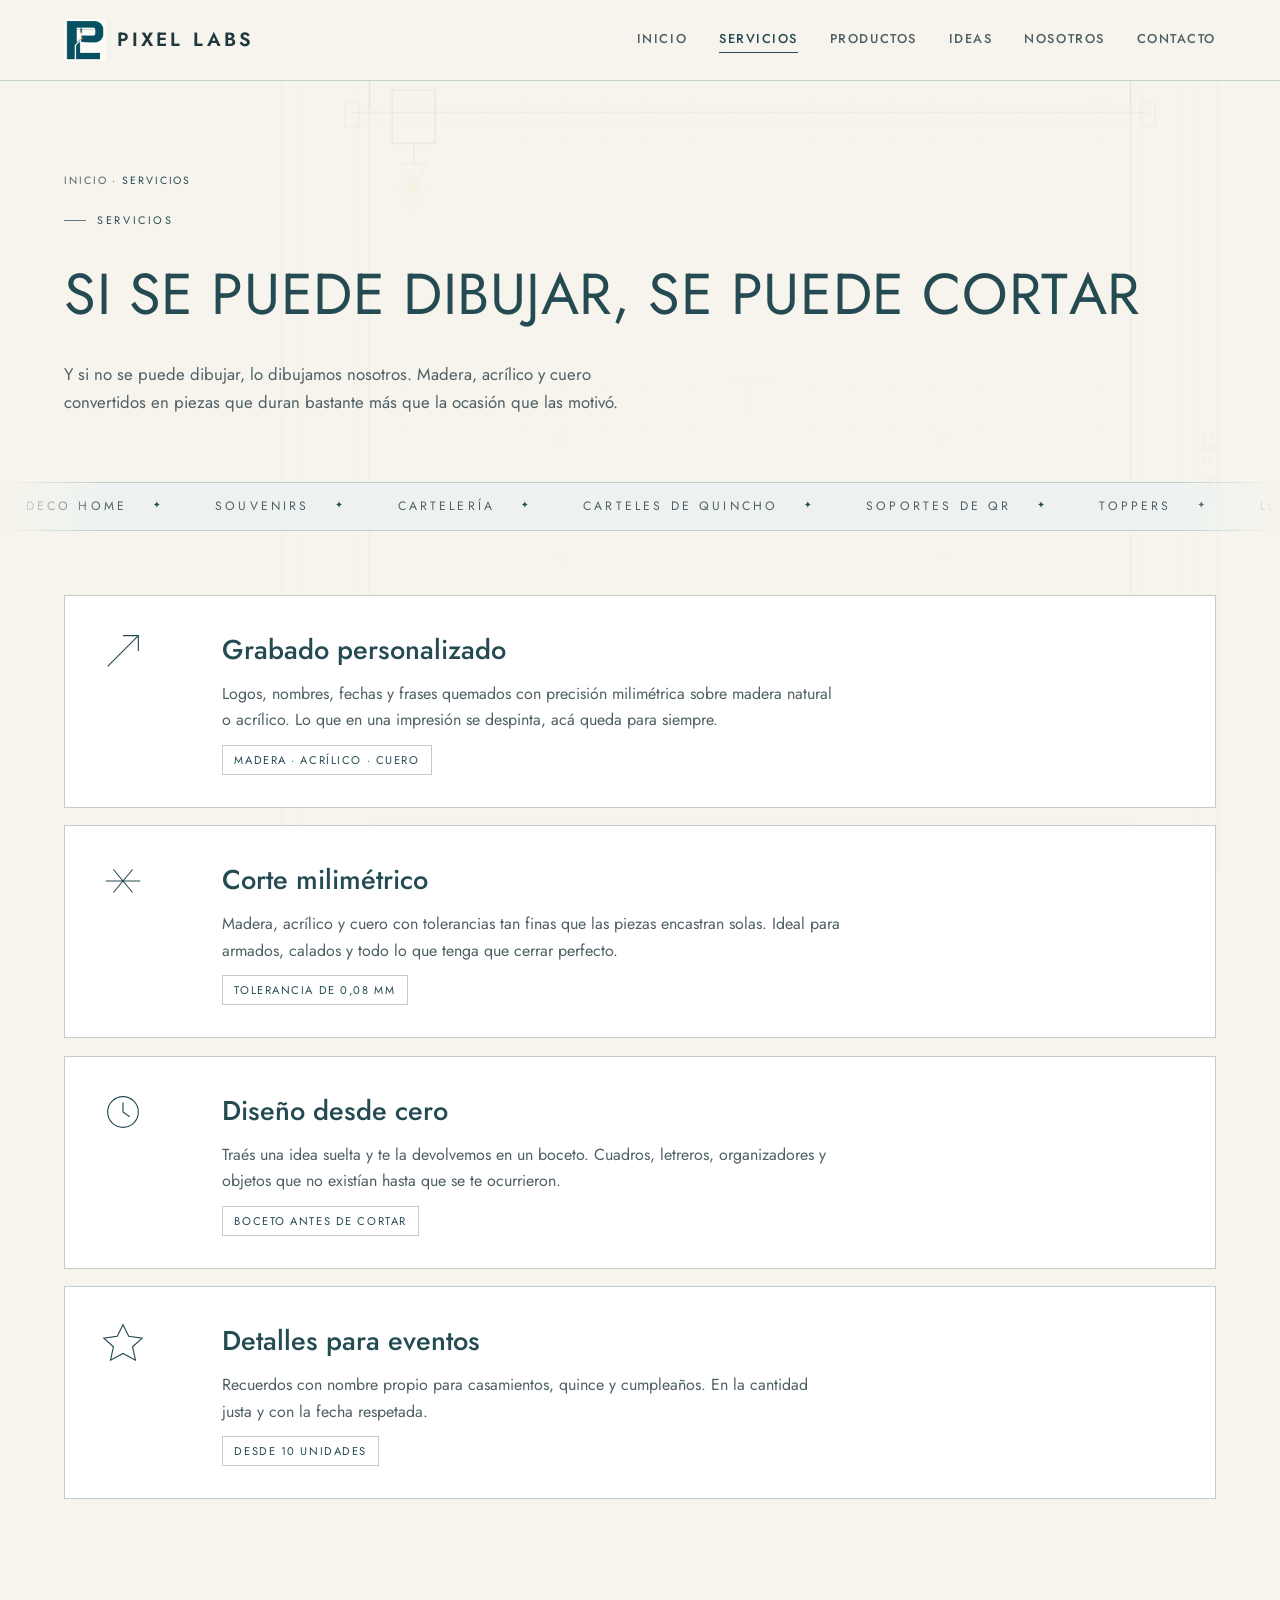
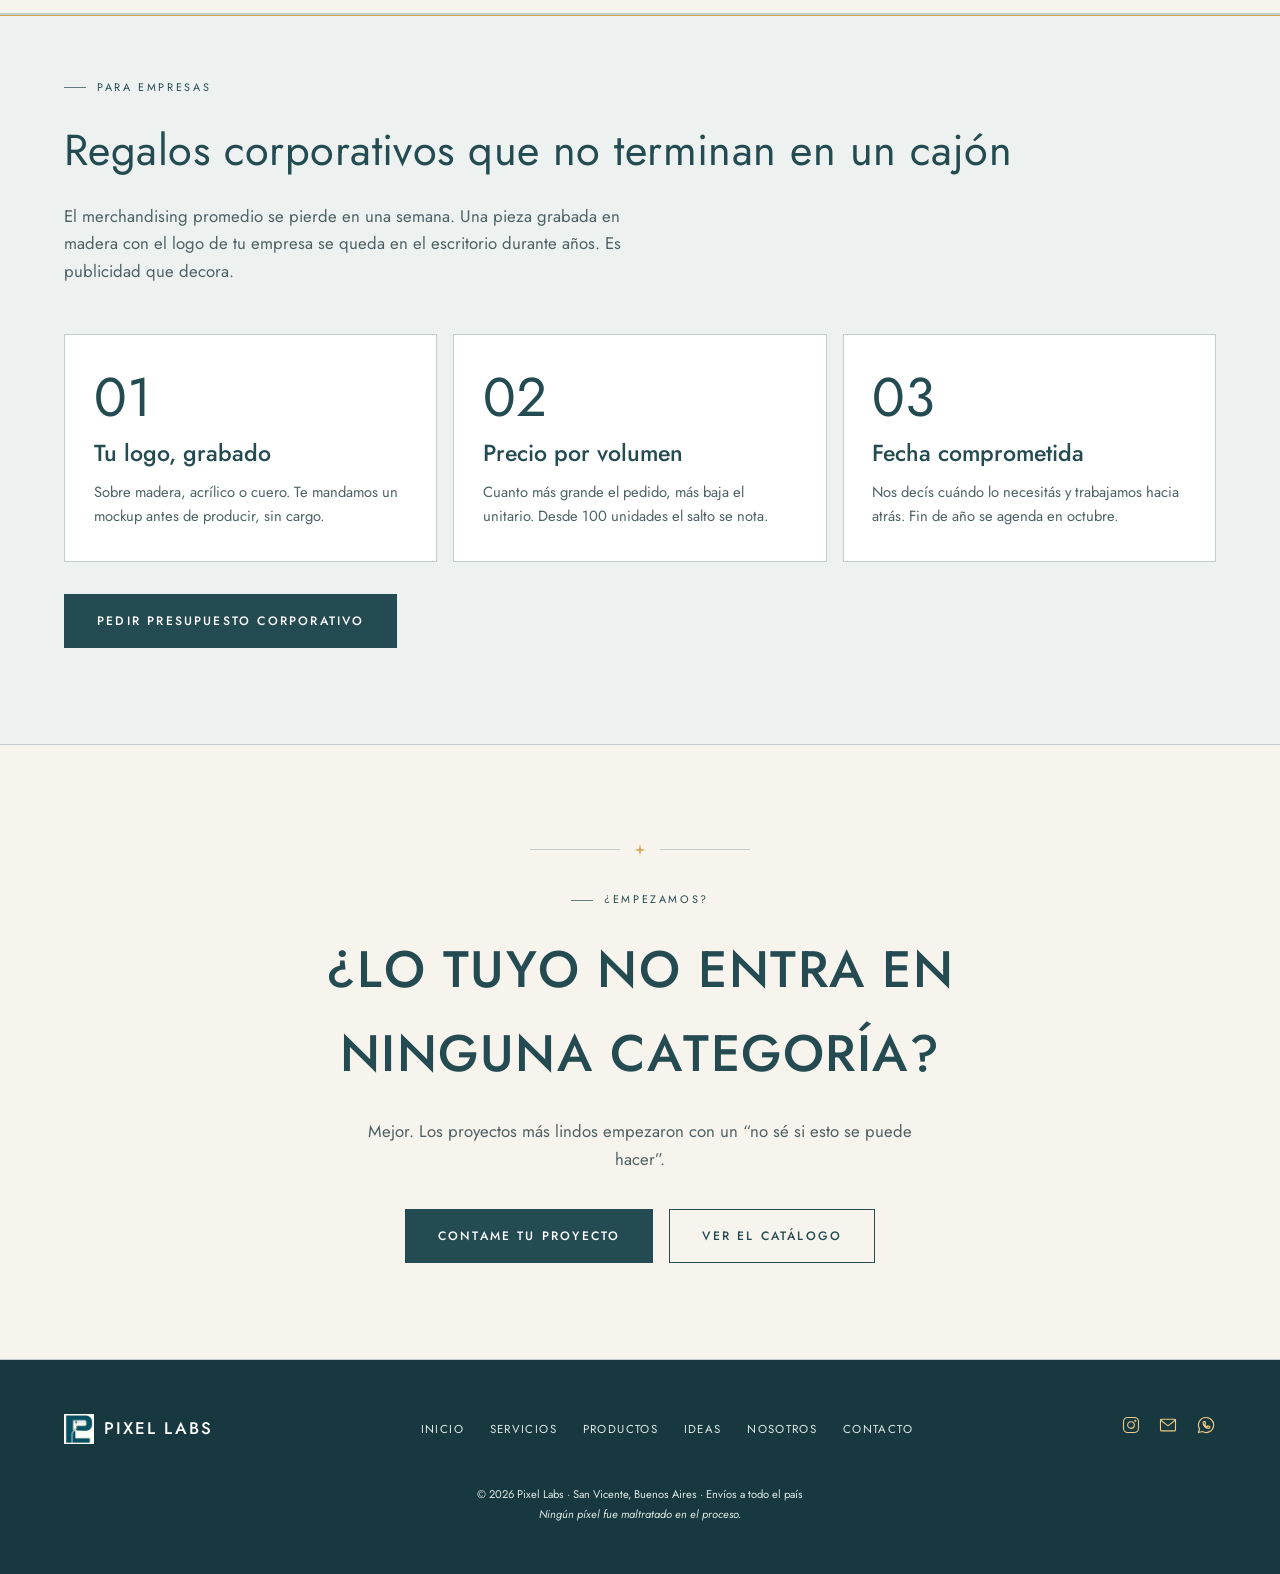
<file: servicios.html>
<!DOCTYPE html>
<html lang="es-AR">
<head>
<meta charset="UTF-8">
<meta name="viewport" content="width=device-width, initial-scale=1.0">

<!-- Google Tag Manager -->
<script>(function(w,d,s,l,i){w[l]=w[l]||[];w[l].push({'gtm.start':
new Date().getTime(),event:'gtm.js'});var f=d.getElementsByTagName(s)[0],
j=d.createElement(s),dl=l!='dataLayer'?'&l='+l:'';j.async=true;j.src=
'https://www.googletagmanager.com/gtm.js?id='+i+dl;f.parentNode.insertBefore(j,f);
})(window,document,'script','dataLayer','GTM-KTWW93RZ');</script>
<!-- End Google Tag Manager -->

<title>Grabado a Medida, Regalos con Logo y Souvenirs | Pixel Labs</title>
<meta name="description" content="Grabamos tu logo, tu foto o tu idea en madera, acrílico y cuero. Souvenirs para eventos y regalos de empresa, con boceto aprobado antes de producir.">
<meta name="keywords" content="regalos empresariales personalizados, grabado de logo en madera, souvenirs para casamientos y 15 años, cartelería para comercios, soporte de QR para mostrador, cartel de quincho personalizado, llaveros numerados para hoteles, números de puerta en acrílico, corte de acrílico a medida">
<meta name="theme-color" content="#F7F4ED">
<!-- ===== DOMINIO =====
     Estas URLs apuntan a https://www.pixellabs.com.ar
     ORDEN IMPORTANTE al publicar:
       1) conectá pixellabs.com.ar como Custom Domain del Worker en Cloudflare
       2) recién ahí hacé el deploy
     Si deployás antes de conectar el dominio, Google va a leer un canonical
     que todavía no resuelve. Si necesitás publicar ya y conectar el dominio
     después, reemplazá en los 7 HTML + sitemap.xml + robots.txt:
       https://www.pixellabs.com.ar  ->  https://pixel-labs-web.rodrigo-s-diaz09.workers.dev -->
<link rel="canonical" href="https://www.pixellabs.com.ar/servicios">
<meta property="og:url" content="https://www.pixellabs.com.ar/servicios">
<link rel="icon" type="image/png" sizes="512x512" href="favicon-512-petroleo.png">
<link rel="icon" type="image/png" sizes="32x32" href="favicon-32-petroleo.png">
<link rel="apple-touch-icon" href="apple-touch-icon-petroleo.png">
<meta property="og:title" content="Grabado a Medida, Regalos con Logo y Souvenirs | Pixel Labs">
<meta property="og:description" content="Grabamos tu logo, tu foto o tu idea en madera, acrílico y cuero. Souvenirs para eventos y regalos de empresa, con boceto aprobado antes de producir.">
<meta property="og:type" content="website">
<meta property="og:locale" content="es_AR">
<meta property="og:image" content="https://www.pixellabs.com.ar/images/compartir.jpg">
<meta property="og:image:width" content="1200">
<meta property="og:image:height" content="630">
<meta property="og:image:alt" content="Pixel Labs — grabado y corte láser en San Vicente, Buenos Aires">
<meta property="og:site_name" content="Pixel Labs">
<meta name="twitter:card" content="summary_large_image">
<meta name="twitter:image" content="https://www.pixellabs.com.ar/images/compartir.jpg">
<meta name="author" content="Pixel Labs">
<meta name="geo.region" content="AR-B">
<meta name="geo.placename" content="San Vicente, Buenos Aires">
<link rel="preconnect" href="https://fonts.googleapis.com">
<link rel="preconnect" href="https://fonts.gstatic.com" crossorigin>
<link href="https://fonts.googleapis.com/css2?family=Cormorant+Garamond:ital,wght@0,400;0,500;1,500&family=Jost:wght@300;400;500&display=swap" rel="stylesheet">
<link rel="stylesheet" href="style.css?v=20260921-1">
<link rel="stylesheet" href="theme-petroleo.css?v=20260922-1">

<!-- ===================== MEDICIÓN =====================
     Pegá acá tu GA4 y tu Píxel de Meta. El resto ya está cableado:
     script.js dispara el evento "contacto_whatsapp" en CADA clic a WhatsApp.

<script async src="https://www.googletagmanager.com/gtag/js?id=G-XXXXXXX"></script>
<script>
  window.dataLayer=window.dataLayer||[];function gtag(){dataLayer.push(arguments);}
  gtag('js',new Date());gtag('config','G-XXXXXXX');
</script>
     ==================================================== -->

</head>
<body>
<!-- Google Tag Manager (noscript) -->
<noscript><iframe src="https://www.googletagmanager.com/ns.html?id=GTM-KTWW93RZ"
title="Google Tag Manager" height="0" width="0" style="display:none;visibility:hidden"></iframe></noscript>
<!-- End Google Tag Manager (noscript) -->
<a class="skip-link" href="#main">Ir al contenido</a>

<div class="boot" aria-hidden="true">
  <div class="boot-inner">
    <div class="boot-mark">Pixel Labs</div>
    <div class="boot-bar"></div>
    <p class="boot-note">Calibrando el láser</p>
  </div>
</div>

<div class="scan-progress" aria-hidden="true"></div>
<div class="grain" aria-hidden="true"></div>
<div class="vignette" aria-hidden="true"></div>
<div class="cursor-ring" aria-hidden="true"></div>
<div class="cursor-dot" aria-hidden="true"></div>
<div class="wipe" aria-hidden="true"></div>

<!-- ==========================================================================
     FONDO: plano técnico de la Creality Falcon2 Pro S 22W, dibujado en vectores.
     Va fijo detrás de todo el contenido. El cabezal recorre el área de trabajo
     y el trazo se dibuja solo, como en un corte real.
     ========================================================================== -->
<div class="blueprint" aria-hidden="true">
<svg viewBox="0 0 1400 1120" xmlns="http://www.w3.org/2000/svg" role="presentation">
  <defs>
    <pattern id="bpGrid" width="40" height="40" patternUnits="userSpaceOnUse">
      <path d="M40 0 H0 V40" class="bp-faint"/>
    </pattern>
    <filter id="bpGlow" x="-160%" y="-160%" width="420%" height="420%">
      <feGaussianBlur stdDeviation="7" result="b"/>
      <feMerge><feMergeNode in="b"/><feMergeNode in="SourceGraphic"/></feMerge>
    </filter>
  </defs>

  <!-- papel milimetrado -->
  <rect x="330" y="215" width="740" height="675" fill="url(#bpGrid)"/>

  <!-- chasis cerrado -->
  <rect x="245" y="120" width="910" height="865" class="bp-line"/>
  <rect x="266" y="141" width="868" height="823" class="bp-faint"/>
  <path d="M245 205 H1155" class="bp-faint"/>
  <path d="M245 900 H1155" class="bp-faint"/>
  <rect x="245" y="120" width="910" height="85" class="bp-fillsoft"/>

  <!-- panel y parada de emergencia -->
  <circle cx="1085" cy="163" r="17" class="bp-line"/>
  <circle cx="1085" cy="163" r="9" class="bp-faint"/>
  <path d="M300 155 H420 M300 172 H380" class="bp-faint"/>
  <text x="300" y="190" class="bp-txt sm">Falcon2 Pro S</text>

  <!-- área de trabajo 355 x 390 mm -->
  <rect x="330" y="215" width="740" height="675" class="bp-line"/>
  <path d="M330 245 V215 H360 M1040 215 H1070 V245 M1070 860 V890 H1040 M360 890 H330 V860" class="bp-strong"/>

  <!-- rieles Y -->
  <path d="M330 215 V890 M1070 215 V890" class="bp-faint"/>
  <path d="M318 215 V890 M1082 215 V890" class="bp-faint"/>

  <!-- pórtico + cabezal -->
  <g class="bp-gantry">
    <path d="M312 250 H1088" class="bp-strong"/>
    <path d="M312 262 H1088" class="bp-faint"/>
    <rect x="306" y="240" width="14" height="24" class="bp-line"/>
    <rect x="1080" y="240" width="14" height="24" class="bp-line"/>
    <g class="bp-head">
      <rect x="352" y="228" width="42" height="52" class="bp-strong"/>
      <rect x="360" y="236" width="26" height="20" class="bp-faint"/>
      <path d="M373 280 V300" class="bp-strong"/>
      <path d="M361 300 H385 L379 314 H367 Z" class="bp-line"/>
      <circle cx="373" cy="322" r="5" fill="#E7CD8F" class="bp-spark" filter="url(#bpGlow)"/>
      <path d="M373 330 V352 M357 340 H389" class="bp-faint"/>
    </g>
  </g>

  <!-- lo que el láser está cortando: un cartel con la marca.
       pathLength normaliza el trazo para que la animación funcione
       sin importar el largo real del contorno. -->
  <g class="bp-sign">
    <path class="bp-path" pathLength="1500"
          d="M492 548 h416 a22 22 0 0 1 22 22 v112 a22 22 0 0 1 -22 22 h-416 a22 22 0 0 1 -22 -22 v-112 a22 22 0 0 1 22 -22 z"/>
    <path class="bp-path bp-path-b" pathLength="1500"
          d="M510 566 h380 a9 9 0 0 1 9 9 v102 a9 9 0 0 1 -9 9 h-380 a9 9 0 0 1 -9 -9 v-102 a9 9 0 0 1 9 -9 z"/>
    <circle cx="512" cy="568" r="5.5" class="bp-faint"/>
    <circle cx="888" cy="568" r="5.5" class="bp-faint"/>
    <circle cx="512" cy="684" r="5.5" class="bp-faint"/>
    <circle cx="888" cy="684" r="5.5" class="bp-faint"/>
    <path d="M700 548 V512 M676 512 h48" class="bp-faint"/>
    <text x="700" y="648" class="bp-sign-txt" text-anchor="middle">PixelLabs</text>
    <text x="700" y="676" class="bp-sign-sub" text-anchor="middle">grabado y corte láser</text>
  </g>

  <!-- cotas -->
  <path d="M330 940 H1070 M330 932 V948 M1070 932 V948" class="bp-faint"/>
  <text x="660" y="968" class="bp-txt">390 mm</text>
  <path d="M1120 215 V890 M1112 215 H1128 M1112 890 H1128" class="bp-faint"/>
  <text x="1140" y="560" class="bp-txt" transform="rotate(90 1140 560)">355 mm</text>

  <!-- rótulo -->
  <path d="M780 1000 H1155 M780 1000 V1085 M780 1042 H1155" class="bp-faint"/>
  <text x="795" y="1028" class="bp-txt">Creality Falcon2 Pro S</text>
  <text x="795" y="1070" class="bp-txt sm">22 W · 455 nm · Clase 1 · 0,08 mm</text>

  <!-- referencias sueltas -->
  <text x="250" y="1028" class="bp-txt sm">Cámara de posicionamiento</text>
  <text x="250" y="1070" class="bp-txt sm">Asistencia de aire integrada</text>
  <circle cx="1040" cy="245" r="9" class="bp-faint"/>
  <path d="M1031 236 L1049 254 M1049 236 L1031 254" class="bp-faint"/>
</svg>
</div>

<!-- BARRA DE ANUNCIO: cambiá el texto y la fecha según la temporada. Para ocultarla, borrá este bloque entero. -->
<div class="announce">
  <span>Día de la Madre · cerramos agenda el 5 de octubre <span class="count-down" data-deadline="2026-10-05T23:59:59-03:00"></span></span>
  <button type="button" class="announce-close" aria-label="Cerrar aviso">✕</button>
</div>

<header class="site-header">
  <a class="brand" href="/">
    <img class="brand-mark" src="images/logo-monograma-2026.png" alt="Pixel Labs — grabado y corte láser" width="40" height="40">
    PIXEL LABS
  </a>
  <nav class="main-nav" id="mainNav">
    <a href="/">Inicio</a>
    <a href="/servicios">Servicios</a>
    <a href="/productos">Productos</a>
    <a href="/ideas">Ideas</a>
    <a href="/nosotros">Nosotros</a>
    <a href="/contacto">Contacto</a>
  </nav>
  <button type="button" class="nav-toggle" id="navToggle" aria-label="Abrir menú" aria-controls="mainNav" aria-expanded="false">☰</button>
</header>

<main id="main">

<div class="page-hero">
  <p class="crumbs"><a href="/">Inicio</a> · <span>Servicios</span></p>
  <p class="eyebrow">Servicios</p>
  <h1 data-engrave>Si se puede dibujar, se puede cortar</h1>
  <p class="lede">Y si no se puede dibujar, lo dibujamos nosotros. Madera, acrílico y cuero convertidos en piezas que duran bastante más que la ocasión que las motivó.</p>
</div>

<div class="ticker" aria-hidden="true">
  <div class="ticker-track">
    <span>Deco home</span><span>Souvenirs</span><span>Cartelería</span><span>Carteles de quincho</span><span>Soportes de QR</span><span>Toppers</span><span>Llaveros</span><span>Números de puerta</span><span>Etiquetas</span><span>Stencils</span><span>Retratos de mascota</span><span>Regalos corporativos</span>
    <span>Deco home</span><span>Souvenirs</span><span>Cartelería</span><span>Carteles de quincho</span><span>Soportes de QR</span><span>Toppers</span><span>Llaveros</span><span>Números de puerta</span><span>Etiquetas</span><span>Stencils</span><span>Retratos de mascota</span><span>Regalos corporativos</span>
  </div>
</div>

<section>
  <div class="service-row" data-reveal>
    <svg class="service-icon" viewBox="0 0 48 48" fill="none" aria-hidden="true"><path d="M8 40 L40 8 M24 8 H40 V24" stroke="currentColor" stroke-width="1.2"/></svg>
    <div>
      <h2>Grabado personalizado</h2>
      <p>Logos, nombres, fechas y frases quemados con precisión milimétrica sobre madera natural o acrílico. Lo que en una impresión se despinta, acá queda para siempre.</p>
      <span class="price-hint">Madera · Acrílico · Cuero</span>
    </div>
  </div>

  <div class="service-row" data-reveal style="--d:80ms">
    <svg class="service-icon" viewBox="0 0 48 48" fill="none" aria-hidden="true"><path d="M6 24 H42 M14 12 L34 36 M34 12 L14 36" stroke="currentColor" stroke-width="1.2"/></svg>
    <div>
      <h2>Corte milimétrico</h2>
      <p>Madera, acrílico y cuero con tolerancias tan finas que las piezas encastran solas. Ideal para armados, calados y todo lo que tenga que cerrar perfecto.</p>
      <span class="price-hint">Tolerancia de 0,08 mm</span>
    </div>
  </div>

  <div class="service-row" data-reveal style="--d:160ms">
    <svg class="service-icon" viewBox="0 0 48 48" fill="none" aria-hidden="true"><circle cx="24" cy="24" r="16" stroke="currentColor" stroke-width="1.2"/><path d="M24 14 V24 L31 29" stroke="currentColor" stroke-width="1.2"/></svg>
    <div>
      <h2>Diseño desde cero</h2>
      <p>Traés una idea suelta y te la devolvemos en un boceto. Cuadros, letreros, organizadores y objetos que no existían hasta que se te ocurrieron.</p>
      <span class="price-hint">Boceto antes de cortar</span>
    </div>
  </div>

  <div class="service-row" data-reveal style="--d:240ms">
    <svg class="service-icon" viewBox="0 0 48 48" fill="none" aria-hidden="true"><path d="M24 6 L30 18 L44 20 L34 29 L37 43 L24 36 L11 43 L14 29 L4 20 L18 18 Z" stroke="currentColor" stroke-width="1.2"/></svg>
    <div>
      <h2>Detalles para eventos</h2>
      <p>Recuerdos con nombre propio para casamientos, quince y cumpleaños. En la cantidad justa y con la fecha respetada.</p>
      <span class="price-hint">Desde 10 unidades</span>
    </div>
  </div>
</section>

<div class="hr-divider"></div>

<section class="section-glass" aria-labelledby="t-corp">
  <div class="section-head" data-reveal>
    <p class="eyebrow">Para empresas</p>
    <h2 id="t-corp" data-engrave>Regalos corporativos que no terminan en un cajón</h2>
    <p class="lede">El merchandising promedio se pierde en una semana. Una pieza grabada en madera con el logo de tu empresa se queda en el escritorio durante años. Es publicidad que decora.</p>
  </div>

  <div class="steps">
    <article class="step" data-reveal>
      <span class="step-n">01</span>
      <h3>Tu logo, grabado</h3>
      <p>Sobre madera, acrílico o cuero. Te mandamos un mockup antes de producir, sin cargo.</p>
    </article>
    <article class="step" data-reveal style="--d:100ms">
      <span class="step-n">02</span>
      <h3>Precio por volumen</h3>
      <p>Cuanto más grande el pedido, más baja el unitario. Desde 100 unidades el salto se nota.</p>
    </article>
    <article class="step" data-reveal style="--d:200ms">
      <span class="step-n">03</span>
      <h3>Fecha comprometida</h3>
      <p>Nos decís cuándo lo necesitás y trabajamos hacia atrás. Fin de año se agenda en octubre.</p>
    </article>
  </div>

  <div class="mt-2" data-reveal>
    <a href="https://wa.me/542224642172?text=%C2%A1Hola%20Pixel%20Labs%21%20Quiero%20un%20presupuesto%20de%20regalos%20corporativos.%20Somos%20una%20empresa%20y%20necesitamos%3A" target="_blank" rel="noopener" class="btn btn-solid spark-hover">Pedir presupuesto corporativo</a>
  </div>
</section>

<section class="cta-final">
  <div class="spark-divider centered"><svg viewBox="0 0 12 12" aria-hidden="true"><path d="M6 0 L7 5 L12 6 L7 7 L6 12 L5 7 L0 6 L5 5 Z" fill="currentColor"/></svg></div>
  <p class="eyebrow centered">¿Empezamos?</p>
  <h2 data-engrave>¿Lo tuyo no entra en ninguna categoría?</h2>
  <p class="lede">Mejor. Los proyectos más lindos empezaron con un “no sé si esto se puede hacer”.</p>
  <div class="hero-actions">
    <a href="https://wa.me/542224642172?text=%C2%A1Hola%20Pixel%20Labs%21%20Tengo%20un%20proyecto%20raro%20y%20quiero%20saber%20si%20se%20puede%20hacer." target="_blank" rel="noopener" class="btn btn-solid spark-hover">Contame tu proyecto</a>
    <a href="/productos" class="btn spark-hover">Ver el catálogo</a>
  </div>
</section></main>

<!-- Vista ampliada del catálogo -->
<div class="lightbox" id="lightbox" role="dialog" aria-modal="true" aria-label="Vista ampliada de la pieza">
  <button class="lb-close" type="button" aria-label="Cerrar">✕</button>
  <button class="lb-nav lb-prev" type="button" aria-label="Anterior">‹</button>
  <button class="lb-nav lb-next" type="button" aria-label="Siguiente">›</button>
  <div class="lb-inner">
    <figure class="lb-fig"><img id="lbImg" src="[data-uri]" alt=""></figure>
    <div class="lb-side">
      <p class="lb-cat" id="lbCat"></p>
      <h3 class="lb-title" id="lbTitle">Detalle de la pieza</h3>
      <p class="lb-desc" id="lbDesc"></p>
      <p class="lb-assurance">Boceto aprobado por vos · Envíos a todo el país</p>
      <a class="btn btn-solid spark-hover" id="lbWa" href="#" target="_blank" rel="noopener">Cotizar esta pieza</a>
      <button class="btn spark-hover" type="button" id="lbPick">Agregar a mi selección</button>
      <button class="btn spark-hover" type="button" id="lbTry" hidden>Verla en mi pared</button>
      <button class="btn spark-hover" type="button" id="lbShare" hidden>Compartir pieza</button>
      <input class="lb-link" id="lbLink" type="text" readonly hidden aria-label="Enlace de esta pieza">
      <p class="lb-status" id="lbStatus" role="status" aria-live="polite"></p>
    </div>
  </div>
</div>

<!-- Bandeja: varias piezas en un solo mensaje -->
<div class="tray" id="tray" role="status" aria-live="polite">
  <span class="tray-n" id="trayN">0</span>
  <span class="tray-t"><b id="trayTitle">piezas elegidas</b><span>Te las mandamos todas en un solo mensaje</span></span>
  <a class="btn btn-solid spark-hover" id="trayGo" href="#" target="_blank" rel="noopener">Cotizar todo</a>
  <button class="tray-clear" type="button" id="trayClear">Vaciar</button>
</div>

<a class="fab" href="https://wa.me/542224642172?text=%C2%A1Hola%20Pixel%20Labs%21%20Quiero%20hacer%20una%20consulta." target="_blank" rel="noopener" aria-label="Escribinos por WhatsApp">
  <span class="fab-label">Escribinos, contestamos</span>
  <svg viewBox="0 0 24 24" fill="none" stroke="currentColor" stroke-width="1.4" aria-hidden="true"><path d="M12 3a9 9 0 0 0-7.8 13.5L3 21l4.7-1.2A9 9 0 1 0 12 3z"/><path d="M8.5 9.3c0 4 3.2 6.7 6.7 6.7c1 0 1.3-.7 1.3-1.3v-1l-2.3-.6-1 1a5 5 0 0 1-2.8-2.8l1-1-.6-2.3h-1c-.6 0-1.3.3-1.3 1.3z"/></svg>
</a>

<footer class="site-footer">
  <div class="footer-brand">
    <img src="images/logo-monograma-2026.png" alt="" width="30" height="30">
    <span>Pixel Labs</span>
  </div>
  <div class="footer-links">
    <a href="/">Inicio</a>
    <a href="/servicios">Servicios</a>
    <a href="/productos">Productos</a>
    <a href="/ideas">Ideas</a>
    <a href="/nosotros">Nosotros</a>
    <a href="/contacto">Contacto</a>
  </div>
  <div class="footer-social">
    <a href="https://instagram.com/PixelLabs.ar" target="_blank" rel="noopener" aria-label="Instagram"><svg viewBox="0 0 24 24" fill="none" stroke="currentColor" stroke-width="1.3" aria-hidden="true"><rect x="3" y="3" width="18" height="18" rx="5"/><circle cx="12" cy="12" r="4"/><circle cx="17.2" cy="6.8" r="0.6" fill="currentColor"/></svg></a>
    <a href="mailto:rodrigo.s.diaz09@gmail.com" aria-label="Email"><svg viewBox="0 0 24 24" fill="none" stroke="currentColor" stroke-width="1.3" aria-hidden="true"><rect x="3" y="5" width="18" height="14" rx="1"/><path d="M3 6 L12 13 L21 6"/></svg></a>
    <a href="https://wa.me/542224642172?text=%C2%A1Hola%20Pixel%20Labs%21%20Quiero%20hacer%20una%20consulta." target="_blank" rel="noopener" aria-label="WhatsApp"><svg viewBox="0 0 24 24" fill="none" stroke="currentColor" stroke-width="1.4" aria-hidden="true"><path d="M12 3a9 9 0 0 0-7.8 13.5L3 21l4.7-1.2A9 9 0 1 0 12 3z"/><path d="M8.5 9.3c0 4 3.2 6.7 6.7 6.7c1 0 1.3-.7 1.3-1.3v-1l-2.3-.6-1 1a5 5 0 0 1-2.8-2.8l1-1-.6-2.3h-1c-.6 0-1.3.3-1.3 1.3z"/></svg></a>
  </div>
  <p class="footer-copy">
    © 2026 Pixel Labs · San Vicente, Buenos Aires · Envíos a todo el país
    <span class="joke">Ningún píxel fue maltratado en el proceso.</span>
  </p>
</footer>

<script src="script.js?v=20260923-deco"></script>
</body>
</html>
</file>
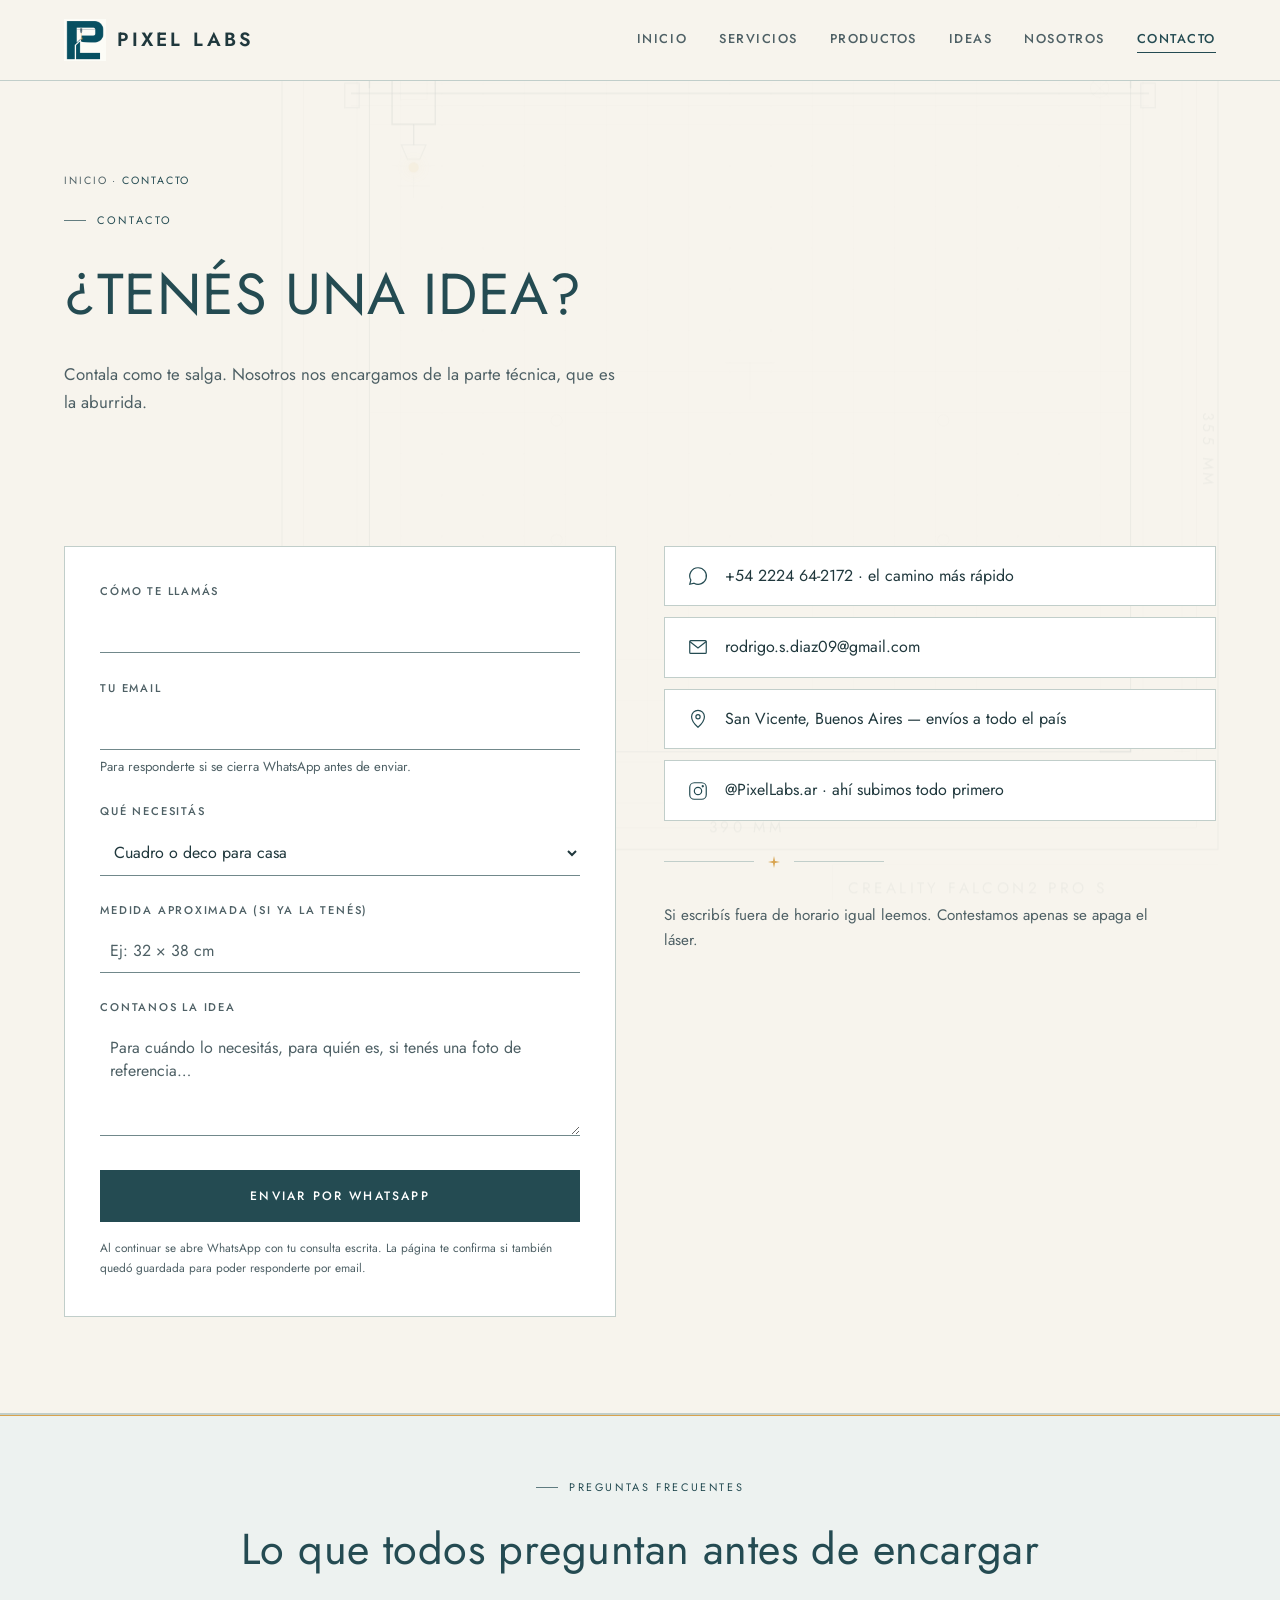
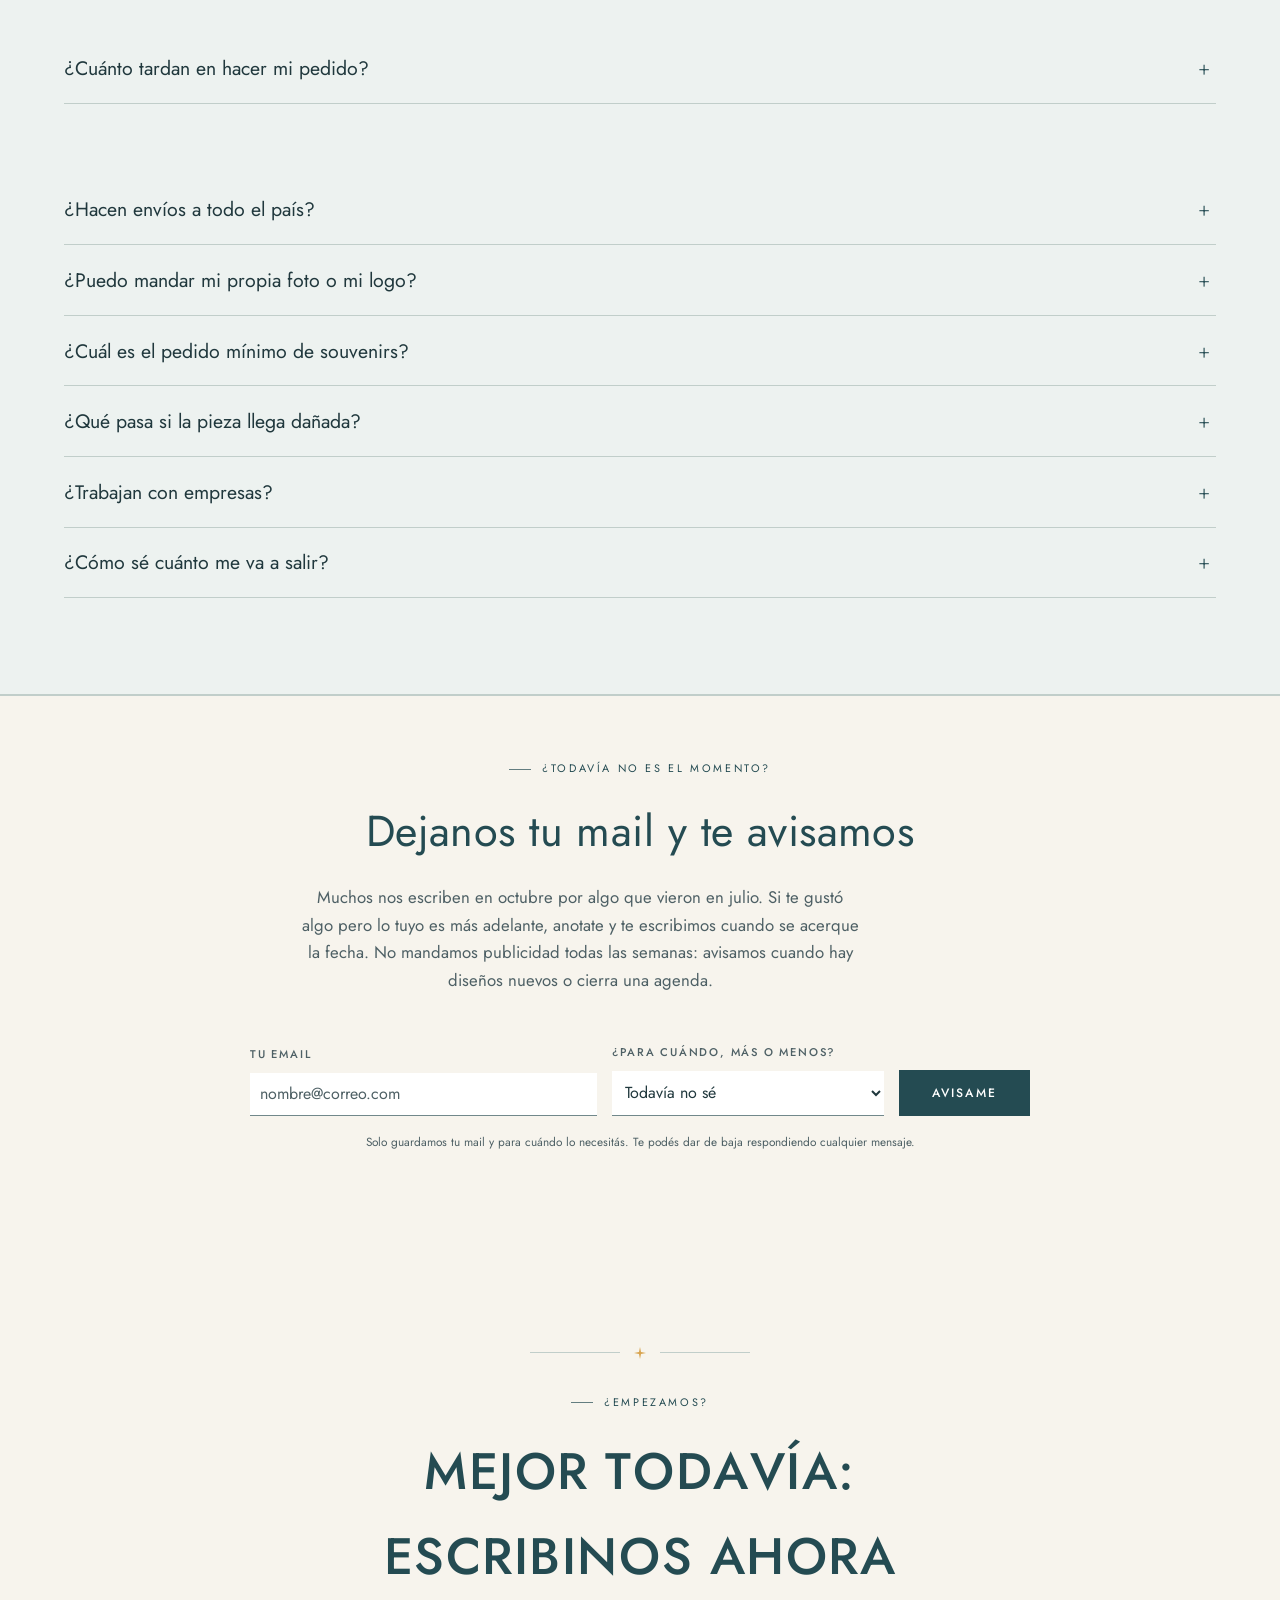
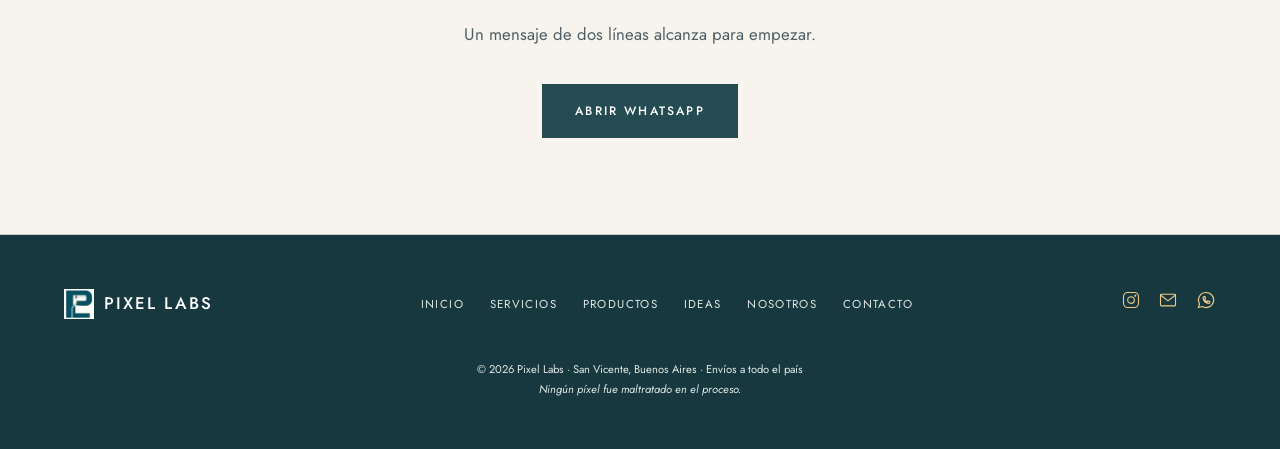
<file: pixel-labs-web/contacto.html>
<!DOCTYPE html>
<html lang="es-AR">
<head>
<meta charset="UTF-8">
<meta name="viewport" content="width=device-width, initial-scale=1.0">

<!-- Google Tag Manager -->
<script>(function(w,d,s,l,i){w[l]=w[l]||[];w[l].push({'gtm.start':
new Date().getTime(),event:'gtm.js'});var f=d.getElementsByTagName(s)[0],
j=d.createElement(s),dl=l!='dataLayer'?'&l='+l:'';j.async=true;j.src=
'https://www.googletagmanager.com/gtm.js?id='+i+dl;f.parentNode.insertBefore(j,f);
})(window,document,'script','dataLayer','GTM-KTWW93RZ');</script>
<!-- End Google Tag Manager -->

<title>Pedí tu Presupuesto | Contacto Pixel Labs San Vicente</title>
<meta name="description" content="Contanos tu idea por WhatsApp y te respondemos con boceto y precio. Producción en 3 días. Envíos por Correo Argentino a todo el país.">
<meta name="keywords" content="presupuesto corte láser, contacto Pixel Labs San Vicente, encargar cuadro personalizado, cuánto tarda un grabado láser">
<meta name="theme-color" content="#F7F4ED">
<!-- ===== DOMINIO =====
     Estas URLs apuntan a https://www.pixellabs.com.ar
     ORDEN IMPORTANTE al publicar:
       1) conectá pixellabs.com.ar como Custom Domain del Worker en Cloudflare
       2) recién ahí hacé el deploy
     Si deployás antes de conectar el dominio, Google va a leer un canonical
     que todavía no resuelve. Si necesitás publicar ya y conectar el dominio
     después, reemplazá en los 7 HTML + sitemap.xml + robots.txt:
       https://www.pixellabs.com.ar  ->  https://pixel-labs-web.rodrigo-s-diaz09.workers.dev -->
<link rel="canonical" href="https://www.pixellabs.com.ar/contacto">
<meta property="og:url" content="https://www.pixellabs.com.ar/contacto">
<link rel="icon" type="image/png" sizes="512x512" href="favicon-512-petroleo.png">
<link rel="icon" type="image/png" sizes="32x32" href="favicon-32-petroleo.png">
<link rel="apple-touch-icon" href="apple-touch-icon-petroleo.png">
<meta property="og:title" content="Pedí tu Presupuesto | Contacto Pixel Labs San Vicente">
<meta property="og:description" content="Contanos tu idea por WhatsApp y te respondemos con boceto y precio. Producción en 3 días. Envíos por Correo Argentino a todo el país.">
<meta property="og:type" content="website">
<meta property="og:locale" content="es_AR">
<meta property="og:image" content="https://www.pixellabs.com.ar/images/compartir.jpg">
<meta property="og:image:width" content="1200">
<meta property="og:image:height" content="630">
<meta property="og:image:alt" content="Pixel Labs — grabado y corte láser en San Vicente, Buenos Aires">
<meta property="og:site_name" content="Pixel Labs">
<meta name="twitter:card" content="summary_large_image">
<meta name="twitter:image" content="https://www.pixellabs.com.ar/images/compartir.jpg">
<meta name="author" content="Pixel Labs">
<meta name="geo.region" content="AR-B">
<meta name="geo.placename" content="San Vicente, Buenos Aires">
<link rel="preconnect" href="https://fonts.googleapis.com">
<link rel="preconnect" href="https://fonts.gstatic.com" crossorigin>
<link href="https://fonts.googleapis.com/css2?family=Cormorant+Garamond:ital,wght@0,400;0,500;1,500&family=Jost:wght@300;400;500&display=swap" rel="stylesheet">
<link rel="stylesheet" href="style.css?v=20260921-1">
<link rel="stylesheet" href="theme-petroleo.css?v=20260922-1">

<!-- ===================== MEDICIÓN =====================
     Pegá acá tu GA4 y tu Píxel de Meta. El resto ya está cableado:
     script.js dispara el evento "contacto_whatsapp" en CADA clic a WhatsApp.

<script async src="https://www.googletagmanager.com/gtag/js?id=G-XXXXXXX"></script>
<script>
  window.dataLayer=window.dataLayer||[];function gtag(){dataLayer.push(arguments);}
  gtag('js',new Date());gtag('config','G-XXXXXXX');
</script>
     ==================================================== -->
<script type="application/ld+json">
{
 "@context": "https://schema.org",
 "@type": "FAQPage",
 "mainEntity": [
  {
   "@type": "Question",
   "name": "¿Cuánto tardan en hacer mi pedido?",
   "acceptedAnswer": {
    "@type": "Answer",
    "text": "La producción nos lleva 3 días. A eso hay que sumarle el tiempo de Correo Argentino, que ya no depende de nosotros y varía según a dónde vaya. Si es para un evento con fecha, avisanos apenas la tengas y calculamos el margen juntos."
   }
  },
  {
   "@type": "Question",
   "name": "¿Cómo se paga?",
   "acceptedAnswer": {
    "@type": "Answer",
    "text": "Por transferencia, por Mercado Pago o con un link de pago que te mandamos: elegís el que te quede más cómodo. Se abona el total de la pieza más el envío, y te pasamos los dos números por separado junto con el presupuesto, así sabés exactamente por qué estás pagando. No trabajamos con seña: es un solo pago, y recién cuando el precio está cerrado y vos aprobaste el diseño. Antes de eso no se cobra nada."
   }
  },
  {
   "@type": "Question",
   "name": "¿Hacen envíos a todo el país?",
   "acceptedAnswer": {
    "@type": "Answer",
    "text": "Sí, por Andreani y Correo Argentino, con seguimiento. También podés retirar en San Vicente, Buenos Aires, y ahorrarte el costo. A la Luna todavía no llegamos, pero tenemos las fases en cuadro."
   }
  },
  {
   "@type": "Question",
   "name": "¿Puedo mandar mi propia foto o mi logo?",
   "acceptedAnswer": {
    "@type": "Answer",
    "text": "Sí, es la mitad de lo que hacemos. Vectorizamos la imagen para que el láser la entienda. Cuanto mejor sea la foto original, mejor sale el retrato: buscá buena luz y que la cara se vea nítida."
   }
  },
  {
   "@type": "Question",
   "name": "¿Cuál es el pedido mínimo de souvenirs?",
   "acceptedAnswer": {
    "@type": "Answer",
    "text": "Diez unidades. El precio por unidad baja a medida que sube la cantidad, así que conviene cerrar la lista de invitados antes de encargar."
   }
  },
  {
   "@type": "Question",
   "name": "¿Qué pasa si la pieza llega dañada?",
   "acceptedAnswer": {
    "@type": "Answer",
    "text": "Embalamos pensando en el peor viaje posible, pero si algo llega dañado nos hacemos cargo. Sacale una foto al paquete y a la pieza apenas la abras, mandanosla por WhatsApp y lo resolvemos. Nunca dejamos a nadie con una pieza rota en la mano."
   }
  },
  {
   "@type": "Question",
   "name": "¿Trabajan con empresas?",
   "acceptedAnswer": {
    "@type": "Answer",
    "text": "Sí. Grabamos tu logo sobre madera, acrílico o cuero, con precio por volumen y mockup previo sin cargo. Es el pedido que más crece en noviembre, así que conviene agendarlo en octubre."
   }
  },
  {
   "@type": "Question",
   "name": "¿Cómo sé cuánto me va a salir?",
   "acceptedAnswer": {
    "@type": "Answer",
    "text": "En el probador del catálogo, cuando elegís una medida, aparece desde cuánto arranca esa medida. Es orientativo: no hay lista de precios cerrada porque cada pieza cambia según el material, el detalle del calado y si va pintada. Decinos qué pieza te gustó y de qué medida y te pasamos el valor exacto el mismo día. Nunca vas a pagar nada antes de tener el precio cerrado y el diseño aprobado."
   }
  }
 ]
}
</script>
</head>
<body>
<!-- Google Tag Manager (noscript) -->
<noscript><iframe src="https://www.googletagmanager.com/ns.html?id=GTM-KTWW93RZ"
title="Google Tag Manager" height="0" width="0" style="display:none;visibility:hidden"></iframe></noscript>
<!-- End Google Tag Manager (noscript) -->
<a class="skip-link" href="#main">Ir al contenido</a>

<div class="boot" aria-hidden="true">
  <div class="boot-inner">
    <div class="boot-mark">Pixel Labs</div>
    <div class="boot-bar"></div>
    <p class="boot-note">Calibrando el láser</p>
  </div>
</div>

<div class="scan-progress" aria-hidden="true"></div>
<div class="grain" aria-hidden="true"></div>
<div class="vignette" aria-hidden="true"></div>
<div class="cursor-ring" aria-hidden="true"></div>
<div class="cursor-dot" aria-hidden="true"></div>
<div class="wipe" aria-hidden="true"></div>

<!-- ==========================================================================
     FONDO: plano técnico de la Creality Falcon2 Pro S 22W, dibujado en vectores.
     Va fijo detrás de todo el contenido. El cabezal recorre el área de trabajo
     y el trazo se dibuja solo, como en un corte real.
     ========================================================================== -->
<div class="blueprint" aria-hidden="true">
<svg viewBox="0 0 1400 1120" xmlns="http://www.w3.org/2000/svg" role="presentation">
  <defs>
    <pattern id="bpGrid" width="40" height="40" patternUnits="userSpaceOnUse">
      <path d="M40 0 H0 V40" class="bp-faint"/>
    </pattern>
    <filter id="bpGlow" x="-160%" y="-160%" width="420%" height="420%">
      <feGaussianBlur stdDeviation="7" result="b"/>
      <feMerge><feMergeNode in="b"/><feMergeNode in="SourceGraphic"/></feMerge>
    </filter>
  </defs>

  <!-- papel milimetrado -->
  <rect x="330" y="215" width="740" height="675" fill="url(#bpGrid)"/>

  <!-- chasis cerrado -->
  <rect x="245" y="120" width="910" height="865" class="bp-line"/>
  <rect x="266" y="141" width="868" height="823" class="bp-faint"/>
  <path d="M245 205 H1155" class="bp-faint"/>
  <path d="M245 900 H1155" class="bp-faint"/>
  <rect x="245" y="120" width="910" height="85" class="bp-fillsoft"/>

  <!-- panel y parada de emergencia -->
  <circle cx="1085" cy="163" r="17" class="bp-line"/>
  <circle cx="1085" cy="163" r="9" class="bp-faint"/>
  <path d="M300 155 H420 M300 172 H380" class="bp-faint"/>
  <text x="300" y="190" class="bp-txt sm">Falcon2 Pro S</text>

  <!-- área de trabajo 355 x 390 mm -->
  <rect x="330" y="215" width="740" height="675" class="bp-line"/>
  <path d="M330 245 V215 H360 M1040 215 H1070 V245 M1070 860 V890 H1040 M360 890 H330 V860" class="bp-strong"/>

  <!-- rieles Y -->
  <path d="M330 215 V890 M1070 215 V890" class="bp-faint"/>
  <path d="M318 215 V890 M1082 215 V890" class="bp-faint"/>

  <!-- pórtico + cabezal -->
  <g class="bp-gantry">
    <path d="M312 250 H1088" class="bp-strong"/>
    <path d="M312 262 H1088" class="bp-faint"/>
    <rect x="306" y="240" width="14" height="24" class="bp-line"/>
    <rect x="1080" y="240" width="14" height="24" class="bp-line"/>
    <g class="bp-head">
      <rect x="352" y="228" width="42" height="52" class="bp-strong"/>
      <rect x="360" y="236" width="26" height="20" class="bp-faint"/>
      <path d="M373 280 V300" class="bp-strong"/>
      <path d="M361 300 H385 L379 314 H367 Z" class="bp-line"/>
      <circle cx="373" cy="322" r="5" fill="#E7CD8F" class="bp-spark" filter="url(#bpGlow)"/>
      <path d="M373 330 V352 M357 340 H389" class="bp-faint"/>
    </g>
  </g>

  <!-- lo que el láser está cortando: un cartel con la marca.
       pathLength normaliza el trazo para que la animación funcione
       sin importar el largo real del contorno. -->
  <g class="bp-sign">
    <path class="bp-path" pathLength="1500"
          d="M492 548 h416 a22 22 0 0 1 22 22 v112 a22 22 0 0 1 -22 22 h-416 a22 22 0 0 1 -22 -22 v-112 a22 22 0 0 1 22 -22 z"/>
    <path class="bp-path bp-path-b" pathLength="1500"
          d="M510 566 h380 a9 9 0 0 1 9 9 v102 a9 9 0 0 1 -9 9 h-380 a9 9 0 0 1 -9 -9 v-102 a9 9 0 0 1 9 -9 z"/>
    <circle cx="512" cy="568" r="5.5" class="bp-faint"/>
    <circle cx="888" cy="568" r="5.5" class="bp-faint"/>
    <circle cx="512" cy="684" r="5.5" class="bp-faint"/>
    <circle cx="888" cy="684" r="5.5" class="bp-faint"/>
    <path d="M700 548 V512 M676 512 h48" class="bp-faint"/>
    <text x="700" y="648" class="bp-sign-txt" text-anchor="middle">PixelLabs</text>
    <text x="700" y="676" class="bp-sign-sub" text-anchor="middle">grabado y corte láser</text>
  </g>

  <!-- cotas -->
  <path d="M330 940 H1070 M330 932 V948 M1070 932 V948" class="bp-faint"/>
  <text x="660" y="968" class="bp-txt">390 mm</text>
  <path d="M1120 215 V890 M1112 215 H1128 M1112 890 H1128" class="bp-faint"/>
  <text x="1140" y="560" class="bp-txt" transform="rotate(90 1140 560)">355 mm</text>

  <!-- rótulo -->
  <path d="M780 1000 H1155 M780 1000 V1085 M780 1042 H1155" class="bp-faint"/>
  <text x="795" y="1028" class="bp-txt">Creality Falcon2 Pro S</text>
  <text x="795" y="1070" class="bp-txt sm">22 W · 455 nm · Clase 1 · 0,08 mm</text>

  <!-- referencias sueltas -->
  <text x="250" y="1028" class="bp-txt sm">Cámara de posicionamiento</text>
  <text x="250" y="1070" class="bp-txt sm">Asistencia de aire integrada</text>
  <circle cx="1040" cy="245" r="9" class="bp-faint"/>
  <path d="M1031 236 L1049 254 M1049 236 L1031 254" class="bp-faint"/>
</svg>
</div>

<!-- BARRA DE ANUNCIO: cambiá el texto y la fecha según la temporada. Para ocultarla, borrá este bloque entero. -->
<div class="announce">
  <span>Día de la Madre · cerramos agenda el 5 de octubre <span class="count-down" data-deadline="2026-10-05T23:59:59-03:00"></span></span>
  <button type="button" class="announce-close" aria-label="Cerrar aviso">✕</button>
</div>

<header class="site-header">
  <a class="brand" href="/">
    <img class="brand-mark" src="images/logo-monograma-2026.png" alt="Pixel Labs — grabado y corte láser" width="40" height="40">
    PIXEL LABS
  </a>
  <nav class="main-nav" id="mainNav">
    <a href="/">Inicio</a>
    <a href="/servicios">Servicios</a>
    <a href="/productos">Productos</a>
    <a href="/ideas">Ideas</a>
    <a href="/nosotros">Nosotros</a>
    <a href="/contacto">Contacto</a>
  </nav>
  <button type="button" class="nav-toggle" id="navToggle" aria-label="Abrir menú" aria-controls="mainNav" aria-expanded="false">☰</button>
</header>

<main id="main">

<div class="page-hero">
  <p class="crumbs"><a href="/">Inicio</a> · <span>Contacto</span></p>
  <p class="eyebrow">Contacto</p>
  <h1 data-engrave>¿Tenés una idea?</h1>
  <p class="lede">Contala como te salga. Nosotros nos encargamos de la parte técnica, que es la aburrida.</p>
</div>

<section class="contact-grid">
  <form id="contactForm" data-reveal="left">
    <!-- Campo trampa: invisible y no tabulable. Los robots lo completan y así
         el servidor los descarta. OJO con el nombre: no puede ser "web", "url",
         "email" ni nada que el navegador reconozca, porque lo autocompleta solo
         y terminaría descartando personas reales. -->
    <div class="trampa" aria-hidden="true">
      <label for="plRef">No completar</label>
      <input type="text" id="plRef" name="pl_ref" tabindex="-1"
             autocomplete="off" data-lpignore="true" data-1p-ignore data-form-type="other">
    </div>
    <div class="form-field">
      <label for="nombre">Cómo te llamás</label>
      <input type="text" id="nombre" name="nombre" required autocomplete="name">
    </div>
    <div class="form-field">
      <label for="email">Tu email</label>
      <input type="email" id="email" name="email" required autocomplete="email" aria-describedby="emailHelp">
      <p class="field-help" id="emailHelp">Para responderte si se cierra WhatsApp antes de enviar.</p>
    </div>
    <div class="form-field">
      <label for="tipo">Qué necesitás</label>
      <select id="tipo" name="tipo">
        <option>Cuadro o deco para casa</option>
        <option>Retrato de mascota</option>
        <option>Souvenirs para un evento</option>
        <option>Cartelería para mi local</option>
        <option>Regalos corporativos</option>
        <option>Todavía no sé, tengo una idea suelta</option>
      </select>
    </div>
    <div class="form-field">
      <label for="medida">Medida aproximada (si ya la tenés)</label>
      <input type="text" id="medida" name="medida" placeholder="Ej: 32 × 38 cm" autocomplete="off">
    </div>
    <div class="form-field">
      <label for="mensaje">Contanos la idea</label>
      <textarea id="mensaje" name="mensaje" required placeholder="Para cuándo lo necesitás, para quién es, si tenés una foto de referencia…"></textarea>
    </div>
    <button type="submit" class="btn btn-solid spark-hover">Enviar por WhatsApp</button>
    <p class="form-note">Al continuar se abre WhatsApp con tu consulta escrita. La página te confirma
      si también quedó guardada para poder responderte por email.</p>
  </form>

  <div data-reveal="right">
    <div class="contact-info-row">
      <svg viewBox="0 0 24 24" fill="none" stroke="currentColor" stroke-width="1.3" aria-hidden="true"><path d="M12 3a9 9 0 0 0-7.8 13.5L3 21l4.7-1.2A9 9 0 1 0 12 3z"/></svg>
      <a href="https://wa.me/542224642172?text=%C2%A1Hola%20Pixel%20Labs%21%20Quiero%20hacer%20una%20consulta." target="_blank" rel="noopener">+54 2224 64-2172 · el camino más rápido</a>
    </div>
    <div class="contact-info-row">
      <svg viewBox="0 0 24 24" fill="none" stroke="currentColor" stroke-width="1.3" aria-hidden="true"><rect x="3" y="5" width="18" height="14" rx="1"/><path d="M3 6 L12 13 L21 6"/></svg>
      <a href="mailto:rodrigo.s.diaz09@gmail.com">rodrigo.s.diaz09@gmail.com</a>
    </div>
    <div class="contact-info-row">
      <svg viewBox="0 0 24 24" fill="none" stroke="currentColor" stroke-width="1.3" aria-hidden="true"><path d="M12 21s-7-6.2-7-11.5A7 7 0 0 1 19 9.5C19 14.8 12 21 12 21z"/><circle cx="12" cy="9.5" r="2.3"/></svg>
      <span>San Vicente, Buenos Aires — envíos a todo el país</span>
    </div>
    <div class="contact-info-row">
      <svg viewBox="0 0 24 24" fill="none" stroke="currentColor" stroke-width="1.3" aria-hidden="true"><rect x="3" y="3" width="18" height="18" rx="5"/><circle cx="12" cy="12" r="4"/><circle cx="17.2" cy="6.8" r="0.6" fill="currentColor"/></svg>
      <a href="https://instagram.com/PixelLabs.ar" target="_blank" rel="noopener">@PixelLabs.ar · ahí subimos todo primero</a>
    </div>

    <div class="spark-divider"><svg viewBox="0 0 12 12" aria-hidden="true"><path d="M6 0 L7 5 L12 6 L7 7 L6 12 L5 7 L0 6 L5 5 Z" fill="currentColor"/></svg></div>
    <p class="lede lede-sm">Si escribís fuera de horario igual leemos. Contestamos apenas se apaga el láser.</p>
  </div>
</section>

<div class="hr-divider"></div>

<section class="section-glass" aria-labelledby="t-faq">
  <div class="section-head centrado" data-reveal>
    <p class="eyebrow centered">Preguntas frecuentes</p>
    <h2 id="t-faq" data-engrave>Lo que todos preguntan antes de encargar</h2>
  </div>
  <div class="faq">
  <div class="faq-item" data-reveal style="--d:0ms">
    <button class="faq-q" type="button">¿Cuánto tardan en hacer mi pedido?</button>
    <div class="faq-a"><p>La producción nos lleva <strong>3 días</strong>. A eso hay que sumarle el tiempo de Correo Argentino, que ya no depende de nosotros y varía según a dónde vaya. Si es para un evento con fecha, avisanos apenas la tengas y calculamos el margen juntos.</p></div>
  </div>
  <div class="faq-item" data-reveal style="--d:40ms">
    <button class="faq-q" type="button">¿Cómo se paga?</button>
    <div class="faq-a"><p>Por transferencia, por Mercado Pago o con un link de pago que te mandamos: elegís el que te quede más cómodo. Se abona el total de la pieza más el envío, y te pasamos los dos números por separado junto con el presupuesto, así sabés exactamente por qué estás pagando. No trabajamos con seña: es un solo pago, y recién cuando el precio está cerrado y vos aprobaste el diseño. Antes de eso no se cobra nada.</p></div>
  </div>
  <div class="faq-item" data-reveal style="--d:80ms">
    <button class="faq-q" type="button">¿Hacen envíos a todo el país?</button>
    <div class="faq-a"><p>Sí, por Andreani y Correo Argentino, con seguimiento. También podés retirar en San Vicente, Buenos Aires, y ahorrarte el costo. A la Luna todavía no llegamos, pero tenemos las fases en cuadro.</p></div>
  </div>
  <div class="faq-item" data-reveal style="--d:120ms">
    <button class="faq-q" type="button">¿Puedo mandar mi propia foto o mi logo?</button>
    <div class="faq-a"><p>Sí, es la mitad de lo que hacemos. Vectorizamos la imagen para que el láser la entienda. Cuanto mejor sea la foto original, mejor sale el retrato: buscá buena luz y que la cara se vea nítida.</p></div>
  </div>
  <div class="faq-item" data-reveal style="--d:160ms">
    <button class="faq-q" type="button">¿Cuál es el pedido mínimo de souvenirs?</button>
    <div class="faq-a"><p>Diez unidades. El precio por unidad baja a medida que sube la cantidad, así que conviene cerrar la lista de invitados antes de encargar.</p></div>
  </div>
  <div class="faq-item" data-reveal style="--d:200ms">
    <button class="faq-q" type="button">¿Qué pasa si la pieza llega dañada?</button>
    <div class="faq-a"><p>Embalamos pensando en el peor viaje posible, pero si algo llega dañado nos hacemos cargo. Sacale una foto al paquete y a la pieza apenas la abras, mandanosla por WhatsApp y lo resolvemos. Nunca dejamos a nadie con una pieza rota en la mano.</p></div>
  </div>
  <div class="faq-item" data-reveal style="--d:240ms">
    <button class="faq-q" type="button">¿Trabajan con empresas?</button>
    <div class="faq-a"><p>Sí. Grabamos tu logo sobre madera, acrílico o cuero, con precio por volumen y mockup previo sin cargo. Es el pedido que más crece en noviembre, así que conviene agendarlo en octubre.</p></div>
  </div>
  <div class="faq-item" data-reveal style="--d:280ms">
    <button class="faq-q" type="button">¿Cómo sé cuánto me va a salir?</button>
    <div class="faq-a"><p>En el <a class="text-link" href="/productos#probador">probador del catálogo</a>, cuando elegís una medida, aparece desde cuánto arranca esa medida. Es orientativo: no hay lista de precios cerrada porque cada pieza cambia según el material, el detalle del calado y si va pintada. Decinos qué pieza te gustó y de qué medida y te pasamos el valor exacto el mismo día. Nunca vas a pagar nada antes de tener el precio cerrado y el diseño aprobado.</p></div>
  </div>
</div>
</section>

<div class="hr-divider"></div>

<!-- Para el que mira ahora pero compra en tres meses: si no le dejamos
     dónde anotarse, se pierde. Esto lo guarda en la misma base. -->
<section class="avisame" aria-labelledby="t-avisame-contacto">
  <div class="section-head centrado" data-reveal>
    <p class="eyebrow centered">¿Todavía no es el momento?</p>
    <h2 id="t-avisame-contacto" data-engrave>Dejanos tu mail y te avisamos</h2>
    <p class="lede">Muchos nos escriben en octubre por algo que vieron en julio. Si te gustó algo pero lo tuyo es más adelante, anotate y te escribimos cuando se acerque la fecha. No mandamos publicidad todas las semanas: avisamos cuando hay diseños nuevos o cierra una agenda.</p>
  </div>
  <form class="avisame-form" data-avisame data-reveal>
    <div class="trampa" aria-hidden="true">
      <label for="plRef-contacto">No completar</label>
      <input type="text" id="plRef-contacto" name="pl_ref" tabindex="-1"
             autocomplete="off" data-lpignore="true" data-1p-ignore data-form-type="other">
    </div>
    <div class="avisame-fila">
      <div class="form-field">
        <label for="novEmail-contacto">Tu email</label>
        <input type="email" id="novEmail-contacto" name="email" required autocomplete="email" placeholder="nombre@correo.com">
      </div>
      <div class="form-field">
        <label for="novCuando-contacto">¿Para cuándo, más o menos?</label>
        <select id="novCuando-contacto" name="cuando">
          <option>Todavía no sé</option>
          <option>Día de la Madre</option>
          <option>Fin de año / Navidad</option>
          <option>Un cumpleaños o fiesta de 15</option>
          <option>Para mi local o negocio</option>
        </select>
      </div>
      <button type="submit" class="btn btn-solid spark-hover">Avisame</button>
    </div>
    <p class="form-note">Solo guardamos tu mail y para cuándo lo necesitás. Te podés dar de baja
      respondiendo cualquier mensaje.</p>
  </form>
</section>

<section class="cta-final">
  <div class="spark-divider centered"><svg viewBox="0 0 12 12" aria-hidden="true"><path d="M6 0 L7 5 L12 6 L7 7 L6 12 L5 7 L0 6 L5 5 Z" fill="currentColor"/></svg></div>
  <p class="eyebrow centered">¿Empezamos?</p>
  <h2 data-engrave>Mejor todavía: escribinos ahora</h2>
  <p class="lede">Un mensaje de dos líneas alcanza para empezar.</p>
  <div class="hero-actions">
    <a href="https://wa.me/542224642172?text=%C2%A1Hola%20Pixel%20Labs%21%20Quiero%20consultar%20por%20un%20proyecto." target="_blank" rel="noopener" class="btn btn-solid spark-hover">Abrir WhatsApp</a>
  </div>
</section></main>

<!-- Vista ampliada del catálogo -->
<div class="lightbox" id="lightbox" role="dialog" aria-modal="true" aria-label="Vista ampliada de la pieza">
  <button class="lb-close" type="button" aria-label="Cerrar">✕</button>
  <button class="lb-nav lb-prev" type="button" aria-label="Anterior">‹</button>
  <button class="lb-nav lb-next" type="button" aria-label="Siguiente">›</button>
  <div class="lb-inner">
    <figure class="lb-fig"><img id="lbImg" src="[data-uri]" alt=""></figure>
    <div class="lb-side">
      <p class="lb-cat" id="lbCat"></p>
      <h3 class="lb-title" id="lbTitle">Detalle de la pieza</h3>
      <p class="lb-desc" id="lbDesc"></p>
      <p class="lb-assurance">Boceto aprobado por vos · Envíos a todo el país</p>
      <a class="btn btn-solid spark-hover" id="lbWa" href="#" target="_blank" rel="noopener">Cotizar esta pieza</a>
      <button class="btn spark-hover" type="button" id="lbPick">Agregar a mi selección</button>
      <button class="btn spark-hover" type="button" id="lbTry" hidden>Verla en mi pared</button>
      <button class="btn spark-hover" type="button" id="lbShare" hidden>Compartir pieza</button>
      <input class="lb-link" id="lbLink" type="text" readonly hidden aria-label="Enlace de esta pieza">
      <p class="lb-status" id="lbStatus" role="status" aria-live="polite"></p>
    </div>
  </div>
</div>

<!-- Bandeja: varias piezas en un solo mensaje -->
<div class="tray" id="tray" role="status" aria-live="polite">
  <span class="tray-n" id="trayN">0</span>
  <span class="tray-t"><b id="trayTitle">piezas elegidas</b><span>Te las mandamos todas en un solo mensaje</span></span>
  <a class="btn btn-solid spark-hover" id="trayGo" href="#" target="_blank" rel="noopener">Cotizar todo</a>
  <button class="tray-clear" type="button" id="trayClear">Vaciar</button>
</div>

<a class="fab" href="https://wa.me/542224642172?text=%C2%A1Hola%20Pixel%20Labs%21%20Quiero%20hacer%20una%20consulta." target="_blank" rel="noopener" aria-label="Escribinos por WhatsApp">
  <span class="fab-label">Escribinos, contestamos</span>
  <svg viewBox="0 0 24 24" fill="none" stroke="currentColor" stroke-width="1.4" aria-hidden="true"><path d="M12 3a9 9 0 0 0-7.8 13.5L3 21l4.7-1.2A9 9 0 1 0 12 3z"/><path d="M8.5 9.3c0 4 3.2 6.7 6.7 6.7c1 0 1.3-.7 1.3-1.3v-1l-2.3-.6-1 1a5 5 0 0 1-2.8-2.8l1-1-.6-2.3h-1c-.6 0-1.3.3-1.3 1.3z"/></svg>
</a>

<footer class="site-footer">
  <div class="footer-brand">
    <img src="images/logo-monograma-2026.png" alt="" width="30" height="30">
    <span>Pixel Labs</span>
  </div>
  <div class="footer-links">
    <a href="/">Inicio</a>
    <a href="/servicios">Servicios</a>
    <a href="/productos">Productos</a>
    <a href="/ideas">Ideas</a>
    <a href="/nosotros">Nosotros</a>
    <a href="/contacto">Contacto</a>
  </div>
  <div class="footer-social">
    <a href="https://instagram.com/PixelLabs.ar" target="_blank" rel="noopener" aria-label="Instagram"><svg viewBox="0 0 24 24" fill="none" stroke="currentColor" stroke-width="1.3" aria-hidden="true"><rect x="3" y="3" width="18" height="18" rx="5"/><circle cx="12" cy="12" r="4"/><circle cx="17.2" cy="6.8" r="0.6" fill="currentColor"/></svg></a>
    <a href="mailto:rodrigo.s.diaz09@gmail.com" aria-label="Email"><svg viewBox="0 0 24 24" fill="none" stroke="currentColor" stroke-width="1.3" aria-hidden="true"><rect x="3" y="5" width="18" height="14" rx="1"/><path d="M3 6 L12 13 L21 6"/></svg></a>
    <a href="https://wa.me/542224642172?text=%C2%A1Hola%20Pixel%20Labs%21%20Quiero%20hacer%20una%20consulta." target="_blank" rel="noopener" aria-label="WhatsApp"><svg viewBox="0 0 24 24" fill="none" stroke="currentColor" stroke-width="1.4" aria-hidden="true"><path d="M12 3a9 9 0 0 0-7.8 13.5L3 21l4.7-1.2A9 9 0 1 0 12 3z"/><path d="M8.5 9.3c0 4 3.2 6.7 6.7 6.7c1 0 1.3-.7 1.3-1.3v-1l-2.3-.6-1 1a5 5 0 0 1-2.8-2.8l1-1-.6-2.3h-1c-.6 0-1.3.3-1.3 1.3z"/></svg></a>
  </div>
  <p class="footer-copy">
    © 2026 Pixel Labs · San Vicente, Buenos Aires · Envíos a todo el país
    <span class="joke">Ningún píxel fue maltratado en el proceso.</span>
  </p>
</footer>

<script src="script.js?v=20260921-1"></script>
</body>
</html>
</file>
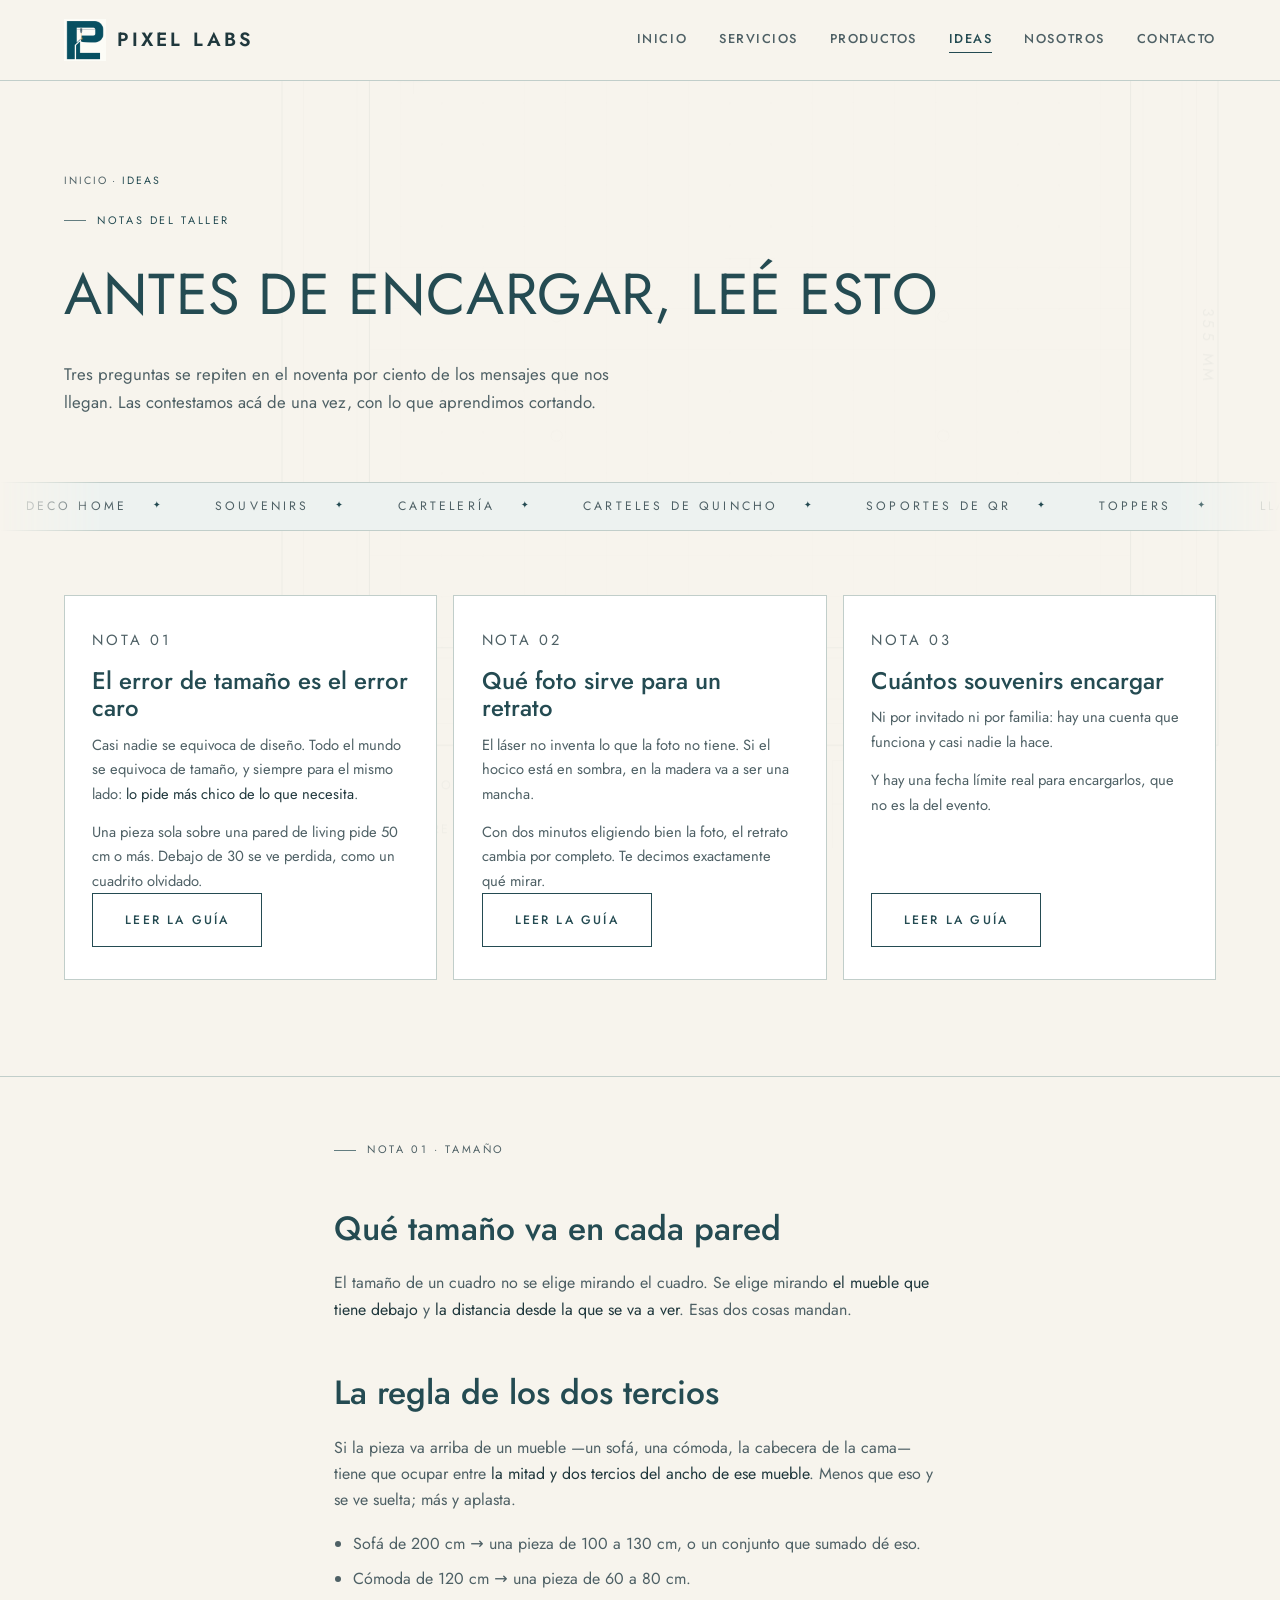
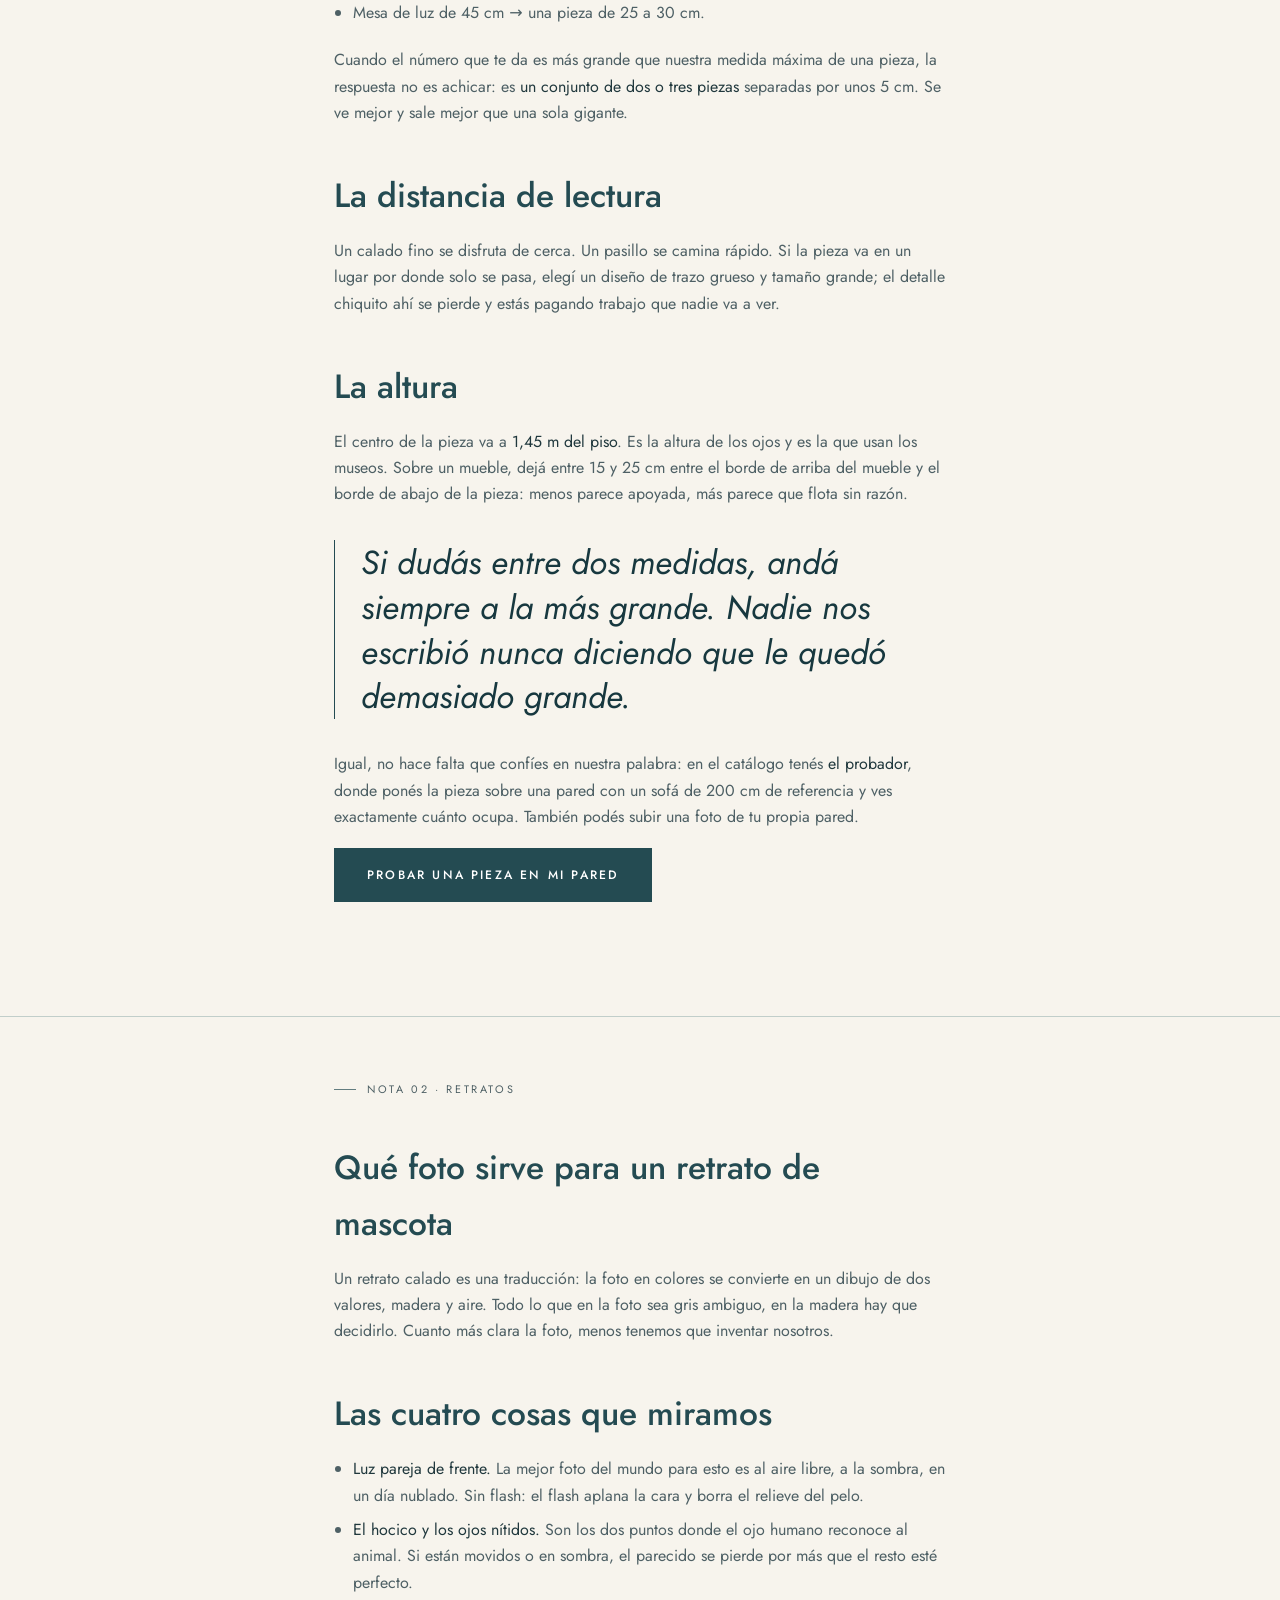
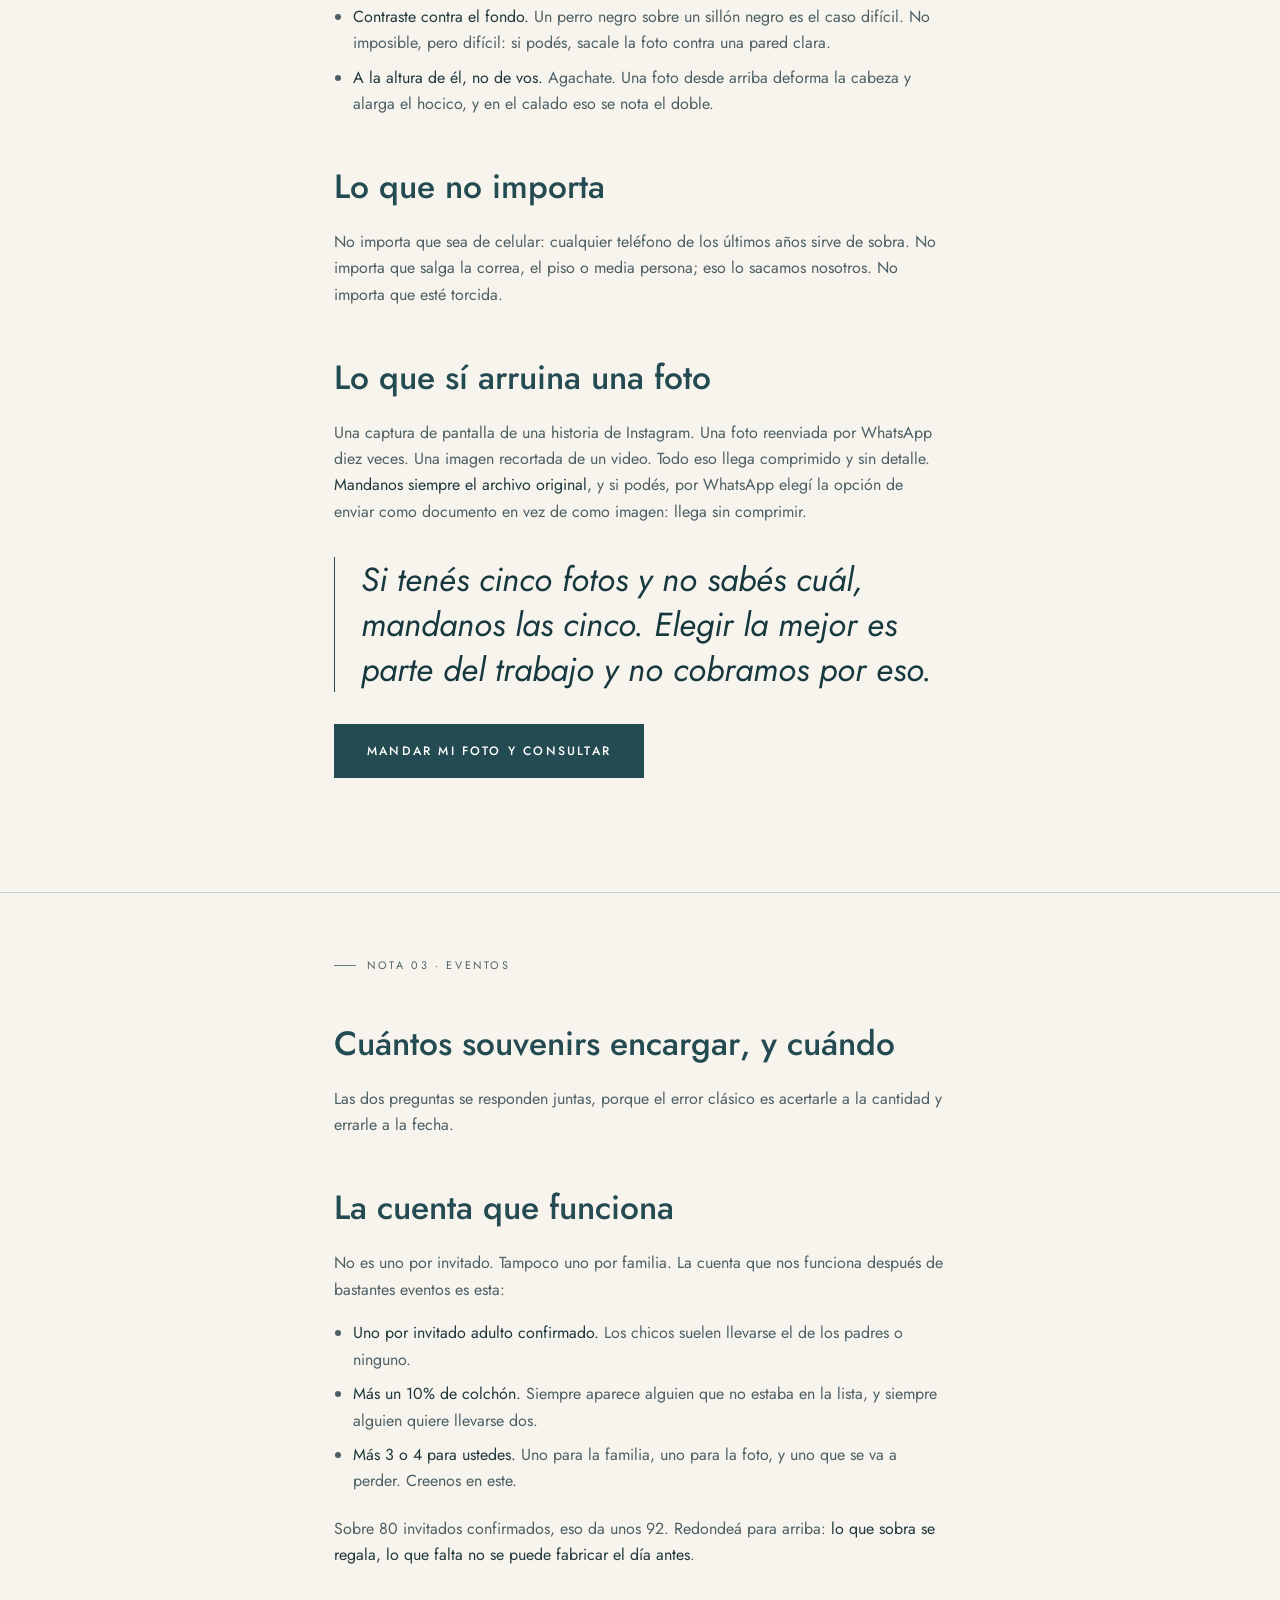
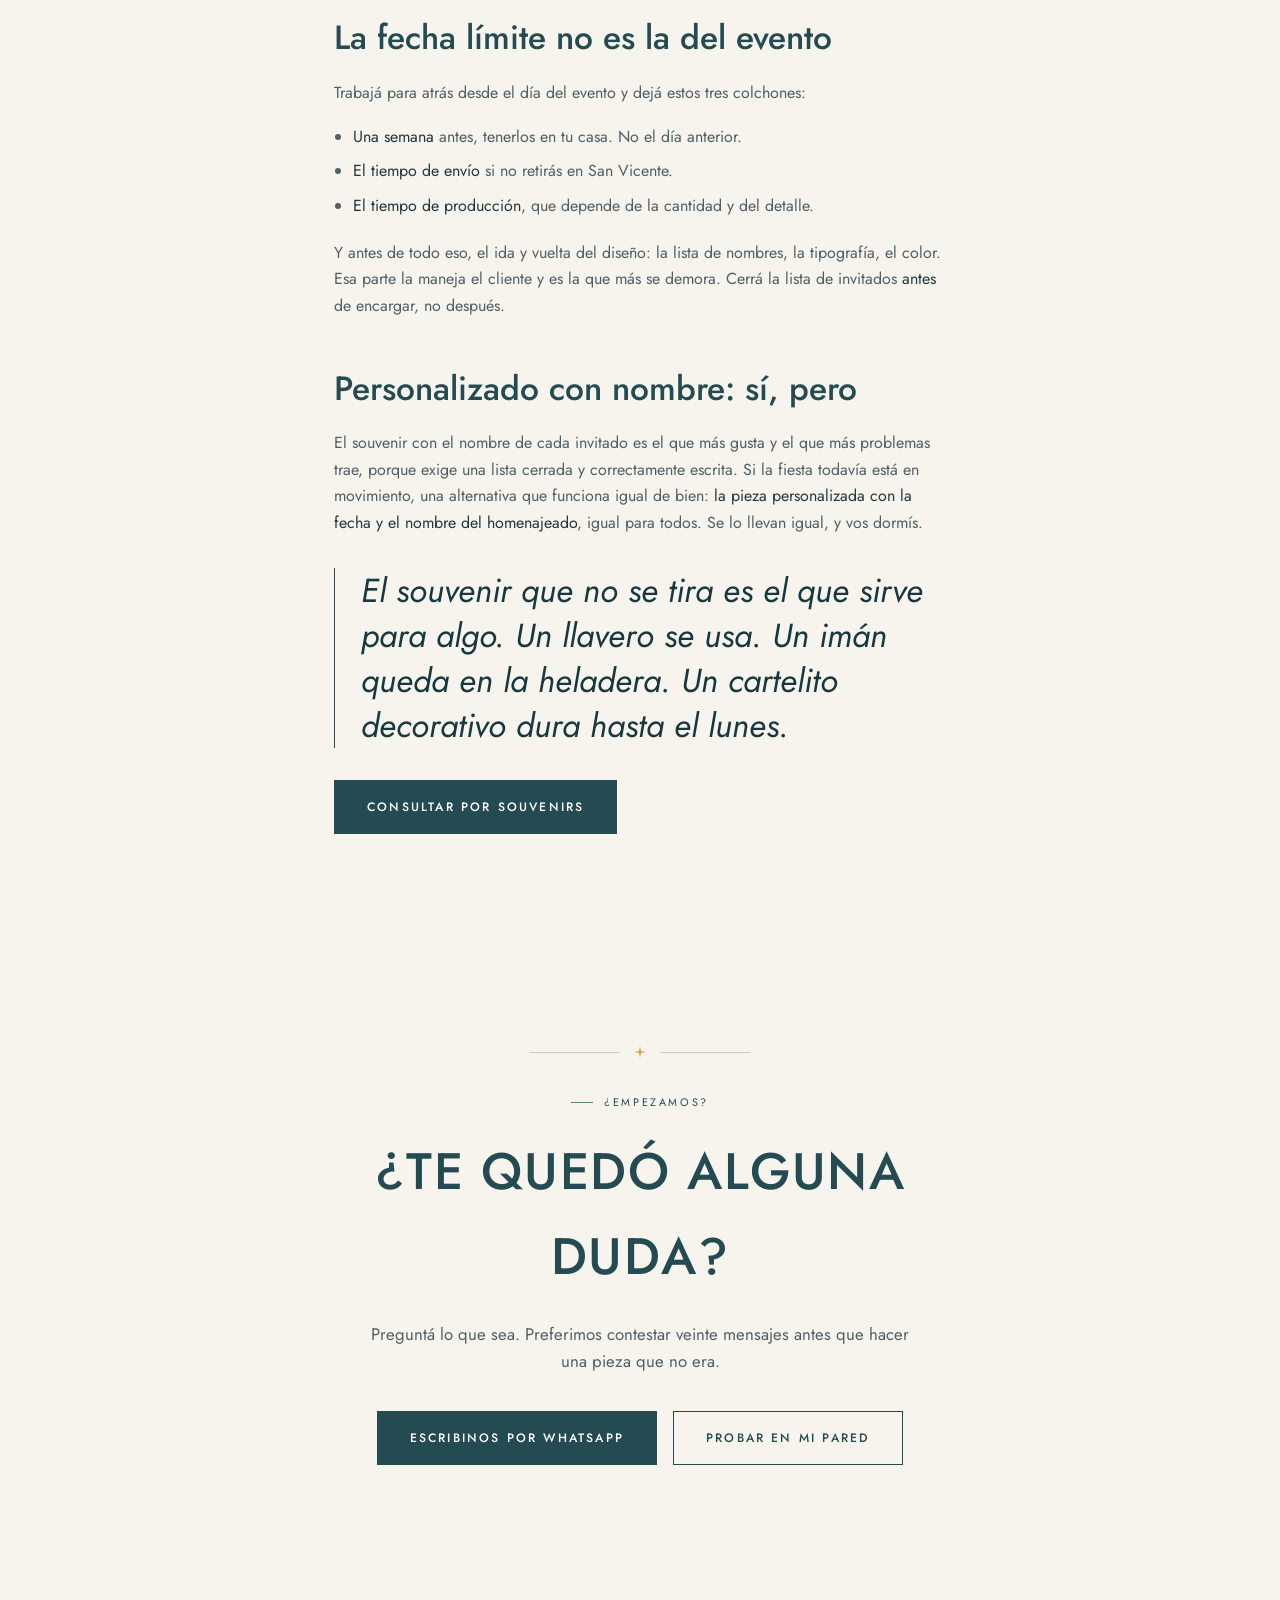
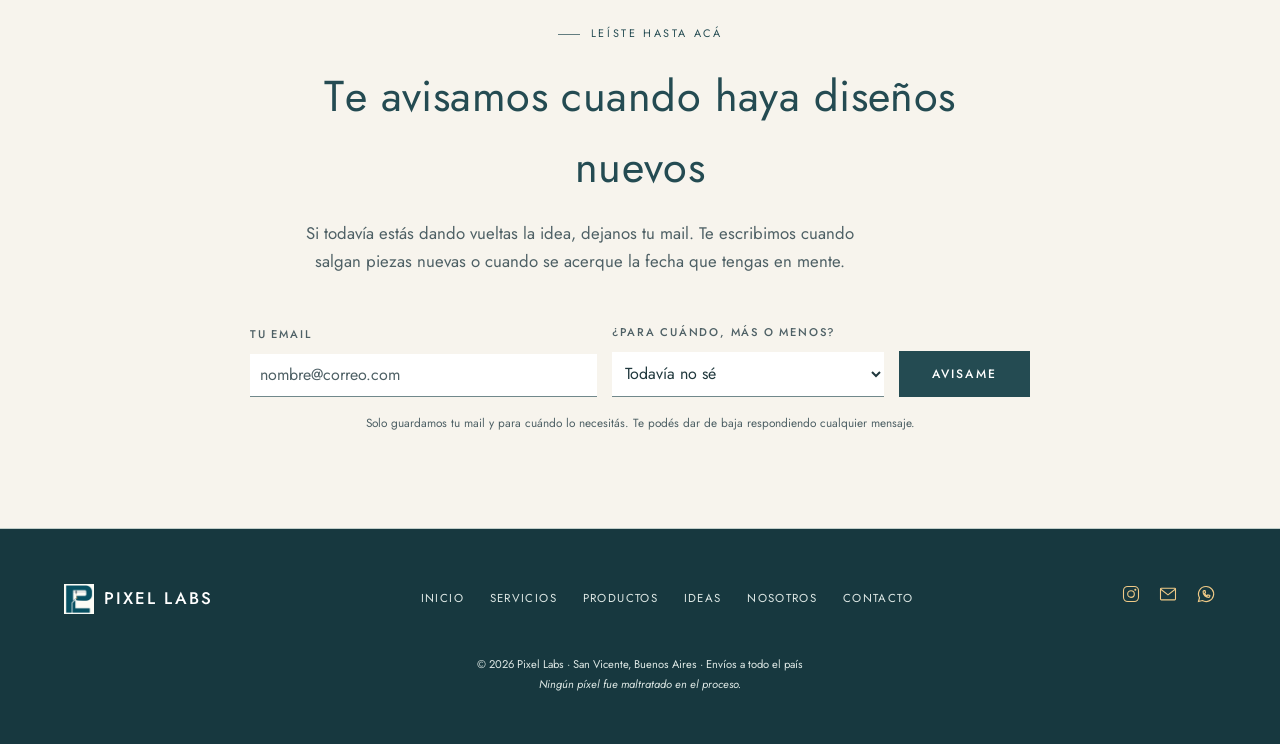
<file: pixel-labs-web/ideas.html>
<!DOCTYPE html>
<html lang="es-AR">
<head>
<meta charset="UTF-8">
<meta name="viewport" content="width=device-width, initial-scale=1.0">

<!-- Google Tag Manager -->
<script>(function(w,d,s,l,i){w[l]=w[l]||[];w[l].push({'gtm.start':
new Date().getTime(),event:'gtm.js'});var f=d.getElementsByTagName(s)[0],
j=d.createElement(s),dl=l!='dataLayer'?'&l='+l:'';j.async=true;j.src=
'https://www.googletagmanager.com/gtm.js?id='+i+dl;f.parentNode.insertBefore(j,f);
})(window,document,'script','dataLayer','GTM-KTWW93RZ');</script>
<!-- End Google Tag Manager -->

<title>Guías del taller: tamaño, foto y cantidad | Pixel Labs</title>
<meta name="description" content="Qué tamaño de cuadro va en cada pared, qué foto sirve para un retrato de mascota y cuántos souvenirs encargar para un evento.">
<meta name="keywords" content="qué tamaño de cuadro elegir, foto para retrato de mascota, cuántos souvenirs para 15 años, guía decoración láser">
<meta name="theme-color" content="#F7F4ED">
<!-- ===== DOMINIO =====
     Estas URLs apuntan a https://www.pixellabs.com.ar
     ORDEN IMPORTANTE al publicar:
       1) conectá pixellabs.com.ar como Custom Domain del Worker en Cloudflare
       2) recién ahí hacé el deploy
     Si deployás antes de conectar el dominio, Google va a leer un canonical
     que todavía no resuelve. Si necesitás publicar ya y conectar el dominio
     después, reemplazá en los 7 HTML + sitemap.xml + robots.txt:
       https://www.pixellabs.com.ar  ->  https://pixel-labs-web.rodrigo-s-diaz09.workers.dev -->
<link rel="canonical" href="https://www.pixellabs.com.ar/ideas">
<meta property="og:url" content="https://www.pixellabs.com.ar/ideas">
<link rel="icon" type="image/png" sizes="512x512" href="favicon-512-petroleo.png">
<link rel="icon" type="image/png" sizes="32x32" href="favicon-32-petroleo.png">
<link rel="apple-touch-icon" href="apple-touch-icon-petroleo.png">
<meta property="og:title" content="Guías del taller: tamaño, foto y cantidad | Pixel Labs">
<meta property="og:description" content="Qué tamaño de cuadro va en cada pared, qué foto sirve para un retrato de mascota y cuántos souvenirs encargar para un evento.">
<meta property="og:type" content="website">
<meta property="og:locale" content="es_AR">
<meta property="og:image" content="https://www.pixellabs.com.ar/images/compartir.jpg">
<meta property="og:image:width" content="1200">
<meta property="og:image:height" content="630">
<meta property="og:image:alt" content="Pixel Labs — grabado y corte láser en San Vicente, Buenos Aires">
<meta property="og:site_name" content="Pixel Labs">
<meta name="twitter:card" content="summary_large_image">
<meta name="twitter:image" content="https://www.pixellabs.com.ar/images/compartir.jpg">
<meta name="author" content="Pixel Labs">
<meta name="geo.region" content="AR-B">
<meta name="geo.placename" content="San Vicente, Buenos Aires">
<link rel="preconnect" href="https://fonts.googleapis.com">
<link rel="preconnect" href="https://fonts.gstatic.com" crossorigin>
<link href="https://fonts.googleapis.com/css2?family=Cormorant+Garamond:ital,wght@0,400;0,500;1,500&family=Jost:wght@300;400;500&display=swap" rel="stylesheet">
<link rel="stylesheet" href="style.css?v=20260921-1">
<link rel="stylesheet" href="theme-petroleo.css?v=20260922-1">

<!-- ===================== MEDICIÓN =====================
     Pegá acá tu GA4 y tu Píxel de Meta. El resto ya está cableado:
     script.js dispara el evento "contacto_whatsapp" en CADA clic a WhatsApp.

<script async src="https://www.googletagmanager.com/gtag/js?id=G-XXXXXXX"></script>
<script>
  window.dataLayer=window.dataLayer||[];function gtag(){dataLayer.push(arguments);}
  gtag('js',new Date());gtag('config','G-XXXXXXX');
</script>
     ==================================================== -->
<script type="application/ld+json">
{
 "@context": "https://schema.org",
 "@type": "Article",
 "headline": "Ideas del taller: cómo elegir tamaño, foto y cantidad",
 "author": {
  "@type": "Organization",
  "name": "Pixel Labs"
 },
 "publisher": {
  "@type": "Organization",
  "name": "Pixel Labs"
 },
 "about": [
  "corte láser",
  "decoración personalizada",
  "souvenirs",
  "retratos de mascotas"
 ]
}
</script>
</head>
<body>
<!-- Google Tag Manager (noscript) -->
<noscript><iframe src="https://www.googletagmanager.com/ns.html?id=GTM-KTWW93RZ"
title="Google Tag Manager" height="0" width="0" style="display:none;visibility:hidden"></iframe></noscript>
<!-- End Google Tag Manager (noscript) -->
<a class="skip-link" href="#main">Ir al contenido</a>

<div class="boot" aria-hidden="true">
  <div class="boot-inner">
    <div class="boot-mark">Pixel Labs</div>
    <div class="boot-bar"></div>
    <p class="boot-note">Calibrando el láser</p>
  </div>
</div>

<div class="scan-progress" aria-hidden="true"></div>
<div class="grain" aria-hidden="true"></div>
<div class="vignette" aria-hidden="true"></div>
<div class="cursor-ring" aria-hidden="true"></div>
<div class="cursor-dot" aria-hidden="true"></div>
<div class="wipe" aria-hidden="true"></div>

<!-- ==========================================================================
     FONDO: plano técnico de la Creality Falcon2 Pro S 22W, dibujado en vectores.
     Va fijo detrás de todo el contenido. El cabezal recorre el área de trabajo
     y el trazo se dibuja solo, como en un corte real.
     ========================================================================== -->
<div class="blueprint" aria-hidden="true">
<svg viewBox="0 0 1400 1120" xmlns="http://www.w3.org/2000/svg" role="presentation">
  <defs>
    <pattern id="bpGrid" width="40" height="40" patternUnits="userSpaceOnUse">
      <path d="M40 0 H0 V40" class="bp-faint"/>
    </pattern>
    <filter id="bpGlow" x="-160%" y="-160%" width="420%" height="420%">
      <feGaussianBlur stdDeviation="7" result="b"/>
      <feMerge><feMergeNode in="b"/><feMergeNode in="SourceGraphic"/></feMerge>
    </filter>
  </defs>

  <!-- papel milimetrado -->
  <rect x="330" y="215" width="740" height="675" fill="url(#bpGrid)"/>

  <!-- chasis cerrado -->
  <rect x="245" y="120" width="910" height="865" class="bp-line"/>
  <rect x="266" y="141" width="868" height="823" class="bp-faint"/>
  <path d="M245 205 H1155" class="bp-faint"/>
  <path d="M245 900 H1155" class="bp-faint"/>
  <rect x="245" y="120" width="910" height="85" class="bp-fillsoft"/>

  <!-- panel y parada de emergencia -->
  <circle cx="1085" cy="163" r="17" class="bp-line"/>
  <circle cx="1085" cy="163" r="9" class="bp-faint"/>
  <path d="M300 155 H420 M300 172 H380" class="bp-faint"/>
  <text x="300" y="190" class="bp-txt sm">Falcon2 Pro S</text>

  <!-- área de trabajo 355 x 390 mm -->
  <rect x="330" y="215" width="740" height="675" class="bp-line"/>
  <path d="M330 245 V215 H360 M1040 215 H1070 V245 M1070 860 V890 H1040 M360 890 H330 V860" class="bp-strong"/>

  <!-- rieles Y -->
  <path d="M330 215 V890 M1070 215 V890" class="bp-faint"/>
  <path d="M318 215 V890 M1082 215 V890" class="bp-faint"/>

  <!-- pórtico + cabezal -->
  <g class="bp-gantry">
    <path d="M312 250 H1088" class="bp-strong"/>
    <path d="M312 262 H1088" class="bp-faint"/>
    <rect x="306" y="240" width="14" height="24" class="bp-line"/>
    <rect x="1080" y="240" width="14" height="24" class="bp-line"/>
    <g class="bp-head">
      <rect x="352" y="228" width="42" height="52" class="bp-strong"/>
      <rect x="360" y="236" width="26" height="20" class="bp-faint"/>
      <path d="M373 280 V300" class="bp-strong"/>
      <path d="M361 300 H385 L379 314 H367 Z" class="bp-line"/>
      <circle cx="373" cy="322" r="5" fill="#E7CD8F" class="bp-spark" filter="url(#bpGlow)"/>
      <path d="M373 330 V352 M357 340 H389" class="bp-faint"/>
    </g>
  </g>

  <!-- lo que el láser está cortando: un cartel con la marca.
       pathLength normaliza el trazo para que la animación funcione
       sin importar el largo real del contorno. -->
  <g class="bp-sign">
    <path class="bp-path" pathLength="1500"
          d="M492 548 h416 a22 22 0 0 1 22 22 v112 a22 22 0 0 1 -22 22 h-416 a22 22 0 0 1 -22 -22 v-112 a22 22 0 0 1 22 -22 z"/>
    <path class="bp-path bp-path-b" pathLength="1500"
          d="M510 566 h380 a9 9 0 0 1 9 9 v102 a9 9 0 0 1 -9 9 h-380 a9 9 0 0 1 -9 -9 v-102 a9 9 0 0 1 9 -9 z"/>
    <circle cx="512" cy="568" r="5.5" class="bp-faint"/>
    <circle cx="888" cy="568" r="5.5" class="bp-faint"/>
    <circle cx="512" cy="684" r="5.5" class="bp-faint"/>
    <circle cx="888" cy="684" r="5.5" class="bp-faint"/>
    <path d="M700 548 V512 M676 512 h48" class="bp-faint"/>
    <text x="700" y="648" class="bp-sign-txt" text-anchor="middle">PixelLabs</text>
    <text x="700" y="676" class="bp-sign-sub" text-anchor="middle">grabado y corte láser</text>
  </g>

  <!-- cotas -->
  <path d="M330 940 H1070 M330 932 V948 M1070 932 V948" class="bp-faint"/>
  <text x="660" y="968" class="bp-txt">390 mm</text>
  <path d="M1120 215 V890 M1112 215 H1128 M1112 890 H1128" class="bp-faint"/>
  <text x="1140" y="560" class="bp-txt" transform="rotate(90 1140 560)">355 mm</text>

  <!-- rótulo -->
  <path d="M780 1000 H1155 M780 1000 V1085 M780 1042 H1155" class="bp-faint"/>
  <text x="795" y="1028" class="bp-txt">Creality Falcon2 Pro S</text>
  <text x="795" y="1070" class="bp-txt sm">22 W · 455 nm · Clase 1 · 0,08 mm</text>

  <!-- referencias sueltas -->
  <text x="250" y="1028" class="bp-txt sm">Cámara de posicionamiento</text>
  <text x="250" y="1070" class="bp-txt sm">Asistencia de aire integrada</text>
  <circle cx="1040" cy="245" r="9" class="bp-faint"/>
  <path d="M1031 236 L1049 254 M1049 236 L1031 254" class="bp-faint"/>
</svg>
</div>

<!-- BARRA DE ANUNCIO: cambiá el texto y la fecha según la temporada. Para ocultarla, borrá este bloque entero. -->
<div class="announce">
  <span>Día de la Madre · cerramos agenda el 5 de octubre <span class="count-down" data-deadline="2026-10-05T23:59:59-03:00"></span></span>
  <button type="button" class="announce-close" aria-label="Cerrar aviso">✕</button>
</div>

<header class="site-header">
  <a class="brand" href="/">
    <img class="brand-mark" src="images/logo-monograma-2026.png" alt="Pixel Labs — grabado y corte láser" width="40" height="40">
    PIXEL LABS
  </a>
  <nav class="main-nav" id="mainNav">
    <a href="/">Inicio</a>
    <a href="/servicios">Servicios</a>
    <a href="/productos">Productos</a>
    <a href="/ideas">Ideas</a>
    <a href="/nosotros">Nosotros</a>
    <a href="/contacto">Contacto</a>
  </nav>
  <button type="button" class="nav-toggle" id="navToggle" aria-label="Abrir menú" aria-controls="mainNav" aria-expanded="false">☰</button>
</header>

<main id="main">

<div class="page-hero">
  <p class="crumbs"><a href="/">Inicio</a> · <span>Ideas</span></p>
  <p class="eyebrow">Notas del taller</p>
  <h1 data-engrave>Antes de encargar, leé esto</h1>
  <p class="lede">Tres preguntas se repiten en el noventa por ciento de los mensajes que nos llegan. Las contestamos acá de una vez, con lo que aprendimos cortando.</p>
</div>

<div class="ticker" aria-hidden="true">
  <div class="ticker-track">
    <span>Deco home</span><span>Souvenirs</span><span>Cartelería</span><span>Carteles de quincho</span><span>Soportes de QR</span><span>Toppers</span><span>Llaveros</span><span>Números de puerta</span><span>Etiquetas</span><span>Stencils</span><span>Retratos de mascota</span><span>Regalos corporativos</span>
    <span>Deco home</span><span>Souvenirs</span><span>Cartelería</span><span>Carteles de quincho</span><span>Soportes de QR</span><span>Toppers</span><span>Llaveros</span><span>Números de puerta</span><span>Etiquetas</span><span>Stencils</span><span>Retratos de mascota</span><span>Regalos corporativos</span>
  </div>
</div>

<section>
  <div class="notes">
    <article class="note-card" data-reveal>
      <p class="note-kicker">Nota 01</p>
      <h2>El error de tamaño es el error caro</h2>
      <p>Casi nadie se equivoca de diseño. Todo el mundo se equivoca de tamaño, y siempre para el mismo lado: <b>lo pide más chico de lo que necesita</b>.</p>
      <p>Una pieza sola sobre una pared de living pide 50 cm o más. Debajo de 30 se ve perdida, como un cuadrito olvidado.</p>
      <a class="btn spark-hover" href="#tamano">Leer la guía</a>
    </article>

    <article class="note-card" data-reveal style="--d:90ms">
      <p class="note-kicker">Nota 02</p>
      <h2>Qué foto sirve para un retrato</h2>
      <p>El láser no inventa lo que la foto no tiene. Si el hocico está en sombra, en la madera va a ser una mancha.</p>
      <p>Con dos minutos eligiendo bien la foto, el retrato cambia por completo. Te decimos exactamente qué mirar.</p>
      <a class="btn spark-hover" href="#foto">Leer la guía</a>
    </article>

    <article class="note-card" data-reveal style="--d:180ms">
      <p class="note-kicker">Nota 03</p>
      <h2>Cuántos souvenirs encargar</h2>
      <p>Ni por invitado ni por familia: hay una cuenta que funciona y casi nadie la hace.</p>
      <p>Y hay una fecha límite real para encargarlos, que no es la del evento.</p>
      <a class="btn spark-hover" href="#souvenirs">Leer la guía</a>
    </article>
  </div>
</section>

<div class="hr-divider"></div>

<section id="tamano" class="article">
  <p class="eyebrow">Nota 01 · Tamaño</p>
  <h2 data-engrave>Qué tamaño va en cada pared</h2>

  <p>El tamaño de un cuadro no se elige mirando el cuadro. Se elige mirando <b>el mueble que tiene debajo</b> y <b>la distancia desde la que se va a ver</b>. Esas dos cosas mandan.</p>

  <h2>La regla de los dos tercios</h2>
  <p>Si la pieza va arriba de un mueble —un sofá, una cómoda, la cabecera de la cama— tiene que ocupar entre <b>la mitad y dos tercios del ancho de ese mueble</b>. Menos que eso y se ve suelta; más y aplasta.</p>
  <ul>
    <li>Sofá de 200 cm → una pieza de 100 a 130 cm, o un conjunto que sumado dé eso.</li>
    <li>Cómoda de 120 cm → una pieza de 60 a 80 cm.</li>
    <li>Mesa de luz de 45 cm → una pieza de 25 a 30 cm.</li>
  </ul>
  <p>Cuando el número que te da es más grande que nuestra medida máxima de una pieza, la respuesta no es achicar: es <b>un conjunto de dos o tres piezas</b> separadas por unos 5 cm. Se ve mejor y sale mejor que una sola gigante.</p>

  <h2>La distancia de lectura</h2>
  <p>Un calado fino se disfruta de cerca. Un pasillo se camina rápido. Si la pieza va en un lugar por donde solo se pasa, elegí un diseño de trazo grueso y tamaño grande; el detalle chiquito ahí se pierde y estás pagando trabajo que nadie va a ver.</p>

  <h2>La altura</h2>
  <p>El centro de la pieza va a <b>1,45 m del piso</b>. Es la altura de los ojos y es la que usan los museos. Sobre un mueble, dejá entre 15 y 25 cm entre el borde de arriba del mueble y el borde de abajo de la pieza: menos parece apoyada, más parece que flota sin razón.</p>

  <blockquote class="pull-quote">Si dudás entre dos medidas, andá siempre a la más grande. Nadie nos escribió nunca diciendo que le quedó demasiado grande.</blockquote>

  <p>Igual, no hace falta que confíes en nuestra palabra: en el catálogo tenés <b>el probador</b>, donde ponés la pieza sobre una pared con un sofá de 200 cm de referencia y ves exactamente cuánto ocupa. También podés subir una foto de tu propia pared.</p>
  <p><a class="btn btn-solid spark-hover" href="/productos#probador">Probar una pieza en mi pared</a></p>
</section>

<div class="hr-divider"></div>

<section id="foto" class="article">
  <p class="eyebrow">Nota 02 · Retratos</p>
  <h2 data-engrave>Qué foto sirve para un retrato de mascota</h2>

  <p>Un retrato calado es una traducción: la foto en colores se convierte en un dibujo de dos valores, madera y aire. Todo lo que en la foto sea gris ambiguo, en la madera hay que decidirlo. Cuanto más clara la foto, menos tenemos que inventar nosotros.</p>

  <h2>Las cuatro cosas que miramos</h2>
  <ul>
    <li><b>Luz pareja de frente.</b> La mejor foto del mundo para esto es al aire libre, a la sombra, en un día nublado. Sin flash: el flash aplana la cara y borra el relieve del pelo.</li>
    <li><b>El hocico y los ojos nítidos.</b> Son los dos puntos donde el ojo humano reconoce al animal. Si están movidos o en sombra, el parecido se pierde por más que el resto esté perfecto.</li>
    <li><b>Contraste contra el fondo.</b> Un perro negro sobre un sillón negro es el caso difícil. No imposible, pero difícil: si podés, sacale la foto contra una pared clara.</li>
    <li><b>A la altura de él, no de vos.</b> Agachate. Una foto desde arriba deforma la cabeza y alarga el hocico, y en el calado eso se nota el doble.</li>
  </ul>

  <h2>Lo que no importa</h2>
  <p>No importa que sea de celular: cualquier teléfono de los últimos años sirve de sobra. No importa que salga la correa, el piso o media persona; eso lo sacamos nosotros. No importa que esté torcida.</p>

  <h2>Lo que sí arruina una foto</h2>
  <p>Una captura de pantalla de una historia de Instagram. Una foto reenviada por WhatsApp diez veces. Una imagen recortada de un video. Todo eso llega comprimido y sin detalle. <b>Mandanos siempre el archivo original</b>, y si podés, por WhatsApp elegí la opción de enviar como documento en vez de como imagen: llega sin comprimir.</p>

  <blockquote class="pull-quote">Si tenés cinco fotos y no sabés cuál, mandanos las cinco. Elegir la mejor es parte del trabajo y no cobramos por eso.</blockquote>
  <p><a class="btn btn-solid spark-hover" href="https://wa.me/542224642172?text=%C2%A1Hola%20Pixel%20Labs%21%20Quiero%20un%20retrato%20de%20mascota.%20Les%20mando%20la%20foto%3A" target="_blank" rel="noopener">Mandar mi foto y consultar</a></p>
</section>

<div class="hr-divider"></div>

<section id="souvenirs" class="article">
  <p class="eyebrow">Nota 03 · Eventos</p>
  <h2 data-engrave>Cuántos souvenirs encargar, y cuándo</h2>

  <p>Las dos preguntas se responden juntas, porque el error clásico es acertarle a la cantidad y errarle a la fecha.</p>

  <h2>La cuenta que funciona</h2>
  <p>No es uno por invitado. Tampoco uno por familia. La cuenta que nos funciona después de bastantes eventos es esta:</p>
  <ul>
    <li><b>Uno por invitado adulto confirmado.</b> Los chicos suelen llevarse el de los padres o ninguno.</li>
    <li><b>Más un 10% de colchón.</b> Siempre aparece alguien que no estaba en la lista, y siempre alguien quiere llevarse dos.</li>
    <li><b>Más 3 o 4 para ustedes.</b> Uno para la familia, uno para la foto, y uno que se va a perder. Creenos en este.</li>
  </ul>
  <p>Sobre 80 invitados confirmados, eso da unos 92. Redondeá para arriba: <b>lo que sobra se regala, lo que falta no se puede fabricar el día antes</b>.</p>

  <h2>La fecha límite no es la del evento</h2>
  <p>Trabajá para atrás desde el día del evento y dejá estos tres colchones:</p>
  <ul>
    <li><b>Una semana</b> antes, tenerlos en tu casa. No el día anterior.</li>
    <li><b>El tiempo de envío</b> si no retirás en San Vicente.</li>
    <li><b>El tiempo de producción</b>, que depende de la cantidad y del detalle.</li>
  </ul>
  <p>Y antes de todo eso, el ida y vuelta del diseño: la lista de nombres, la tipografía, el color. Esa parte la maneja el cliente y es la que más se demora. Cerrá la lista de invitados <b>antes</b> de encargar, no después.</p>

  <h2>Personalizado con nombre: sí, pero</h2>
  <p>El souvenir con el nombre de cada invitado es el que más gusta y el que más problemas trae, porque exige una lista cerrada y correctamente escrita. Si la fiesta todavía está en movimiento, una alternativa que funciona igual de bien: <b>la pieza personalizada con la fecha y el nombre del homenajeado</b>, igual para todos. Se lo llevan igual, y vos dormís.</p>

  <blockquote class="pull-quote">El souvenir que no se tira es el que sirve para algo. Un llavero se usa. Un imán queda en la heladera. Un cartelito decorativo dura hasta el lunes.</blockquote>
  <p><a class="btn btn-solid spark-hover" href="https://wa.me/542224642172?text=%C2%A1Hola%20Pixel%20Labs%21%20Quiero%20consultar%20por%20souvenirs%20para%20un%20evento.%20Somos%20aproximadamente%20" target="_blank" rel="noopener">Consultar por souvenirs</a></p>
</section>

<section class="cta-final">
  <div class="spark-divider centered"><svg viewBox="0 0 12 12" aria-hidden="true"><path d="M6 0 L7 5 L12 6 L7 7 L6 12 L5 7 L0 6 L5 5 Z" fill="currentColor"/></svg></div>
  <p class="eyebrow centered">¿Empezamos?</p>
  <h2 data-engrave>¿Te quedó alguna duda?</h2>
  <p class="lede">Preguntá lo que sea. Preferimos contestar veinte mensajes antes que hacer una pieza que no era.</p>
  <div class="hero-actions">
    <a href="https://wa.me/542224642172?text=%C2%A1Hola%20Pixel%20Labs%21%20Le%C3%AD%20las%20notas%20del%20taller%20y%20tengo%20una%20consulta%3A" target="_blank" rel="noopener" class="btn btn-solid spark-hover">Escribinos por WhatsApp</a>
    <a href="/productos#probador" class="btn spark-hover">Probar en mi pared</a>
  </div>
</section><section class="avisame" aria-labelledby="t-avisame-ideas">
  <div class="section-head centrado" data-reveal>
    <p class="eyebrow centered">Leíste hasta acá</p>
    <h2 id="t-avisame-ideas" data-engrave>Te avisamos cuando haya diseños nuevos</h2>
    <p class="lede">Si todavía estás dando vueltas la idea, dejanos tu mail. Te escribimos cuando salgan piezas nuevas o cuando se acerque la fecha que tengas en mente.</p>
  </div>
  <form class="avisame-form" data-avisame data-reveal>
    <div class="trampa" aria-hidden="true">
      <label for="plRef-ideas">No completar</label>
      <input type="text" id="plRef-ideas" name="pl_ref" tabindex="-1"
             autocomplete="off" data-lpignore="true" data-1p-ignore data-form-type="other">
    </div>
    <div class="avisame-fila">
      <div class="form-field">
        <label for="novEmail-ideas">Tu email</label>
        <input type="email" id="novEmail-ideas" name="email" required autocomplete="email" placeholder="nombre@correo.com">
      </div>
      <div class="form-field">
        <label for="novCuando-ideas">¿Para cuándo, más o menos?</label>
        <select id="novCuando-ideas" name="cuando">
          <option>Todavía no sé</option>
          <option>Día de la Madre</option>
          <option>Fin de año / Navidad</option>
          <option>Un cumpleaños o fiesta de 15</option>
          <option>Para mi local o negocio</option>
        </select>
      </div>
      <button type="submit" class="btn btn-solid spark-hover">Avisame</button>
    </div>
    <p class="form-note">Solo guardamos tu mail y para cuándo lo necesitás. Te podés dar de baja
      respondiendo cualquier mensaje.</p>
  </form>
</section></main>

<!-- Vista ampliada del catálogo -->
<div class="lightbox" id="lightbox" role="dialog" aria-modal="true" aria-label="Vista ampliada de la pieza">
  <button class="lb-close" type="button" aria-label="Cerrar">✕</button>
  <button class="lb-nav lb-prev" type="button" aria-label="Anterior">‹</button>
  <button class="lb-nav lb-next" type="button" aria-label="Siguiente">›</button>
  <div class="lb-inner">
    <figure class="lb-fig"><img id="lbImg" src="[data-uri]" alt=""></figure>
    <div class="lb-side">
      <p class="lb-cat" id="lbCat"></p>
      <h3 class="lb-title" id="lbTitle">Detalle de la pieza</h3>
      <p class="lb-desc" id="lbDesc"></p>
      <p class="lb-assurance">Boceto aprobado por vos · Envíos a todo el país</p>
      <a class="btn btn-solid spark-hover" id="lbWa" href="#" target="_blank" rel="noopener">Cotizar esta pieza</a>
      <button class="btn spark-hover" type="button" id="lbPick">Agregar a mi selección</button>
      <button class="btn spark-hover" type="button" id="lbTry" hidden>Verla en mi pared</button>
      <button class="btn spark-hover" type="button" id="lbShare" hidden>Compartir pieza</button>
      <input class="lb-link" id="lbLink" type="text" readonly hidden aria-label="Enlace de esta pieza">
      <p class="lb-status" id="lbStatus" role="status" aria-live="polite"></p>
    </div>
  </div>
</div>

<!-- Bandeja: varias piezas en un solo mensaje -->
<div class="tray" id="tray" role="status" aria-live="polite">
  <span class="tray-n" id="trayN">0</span>
  <span class="tray-t"><b id="trayTitle">piezas elegidas</b><span>Te las mandamos todas en un solo mensaje</span></span>
  <a class="btn btn-solid spark-hover" id="trayGo" href="#" target="_blank" rel="noopener">Cotizar todo</a>
  <button class="tray-clear" type="button" id="trayClear">Vaciar</button>
</div>

<a class="fab" href="https://wa.me/542224642172?text=%C2%A1Hola%20Pixel%20Labs%21%20Quiero%20hacer%20una%20consulta." target="_blank" rel="noopener" aria-label="Escribinos por WhatsApp">
  <span class="fab-label">Escribinos, contestamos</span>
  <svg viewBox="0 0 24 24" fill="none" stroke="currentColor" stroke-width="1.4" aria-hidden="true"><path d="M12 3a9 9 0 0 0-7.8 13.5L3 21l4.7-1.2A9 9 0 1 0 12 3z"/><path d="M8.5 9.3c0 4 3.2 6.7 6.7 6.7c1 0 1.3-.7 1.3-1.3v-1l-2.3-.6-1 1a5 5 0 0 1-2.8-2.8l1-1-.6-2.3h-1c-.6 0-1.3.3-1.3 1.3z"/></svg>
</a>

<footer class="site-footer">
  <div class="footer-brand">
    <img src="images/logo-monograma-2026.png" alt="" width="30" height="30">
    <span>Pixel Labs</span>
  </div>
  <div class="footer-links">
    <a href="/">Inicio</a>
    <a href="/servicios">Servicios</a>
    <a href="/productos">Productos</a>
    <a href="/ideas">Ideas</a>
    <a href="/nosotros">Nosotros</a>
    <a href="/contacto">Contacto</a>
  </div>
  <div class="footer-social">
    <a href="https://instagram.com/PixelLabs.ar" target="_blank" rel="noopener" aria-label="Instagram"><svg viewBox="0 0 24 24" fill="none" stroke="currentColor" stroke-width="1.3" aria-hidden="true"><rect x="3" y="3" width="18" height="18" rx="5"/><circle cx="12" cy="12" r="4"/><circle cx="17.2" cy="6.8" r="0.6" fill="currentColor"/></svg></a>
    <a href="mailto:rodrigo.s.diaz09@gmail.com" aria-label="Email"><svg viewBox="0 0 24 24" fill="none" stroke="currentColor" stroke-width="1.3" aria-hidden="true"><rect x="3" y="5" width="18" height="14" rx="1"/><path d="M3 6 L12 13 L21 6"/></svg></a>
    <a href="https://wa.me/542224642172?text=%C2%A1Hola%20Pixel%20Labs%21%20Quiero%20hacer%20una%20consulta." target="_blank" rel="noopener" aria-label="WhatsApp"><svg viewBox="0 0 24 24" fill="none" stroke="currentColor" stroke-width="1.4" aria-hidden="true"><path d="M12 3a9 9 0 0 0-7.8 13.5L3 21l4.7-1.2A9 9 0 1 0 12 3z"/><path d="M8.5 9.3c0 4 3.2 6.7 6.7 6.7c1 0 1.3-.7 1.3-1.3v-1l-2.3-.6-1 1a5 5 0 0 1-2.8-2.8l1-1-.6-2.3h-1c-.6 0-1.3.3-1.3 1.3z"/></svg></a>
  </div>
  <p class="footer-copy">
    © 2026 Pixel Labs · San Vicente, Buenos Aires · Envíos a todo el país
    <span class="joke">Ningún píxel fue maltratado en el proceso.</span>
  </p>
</footer>

<script src="script.js?v=20260921-1"></script>
</body>
</html>
</file>
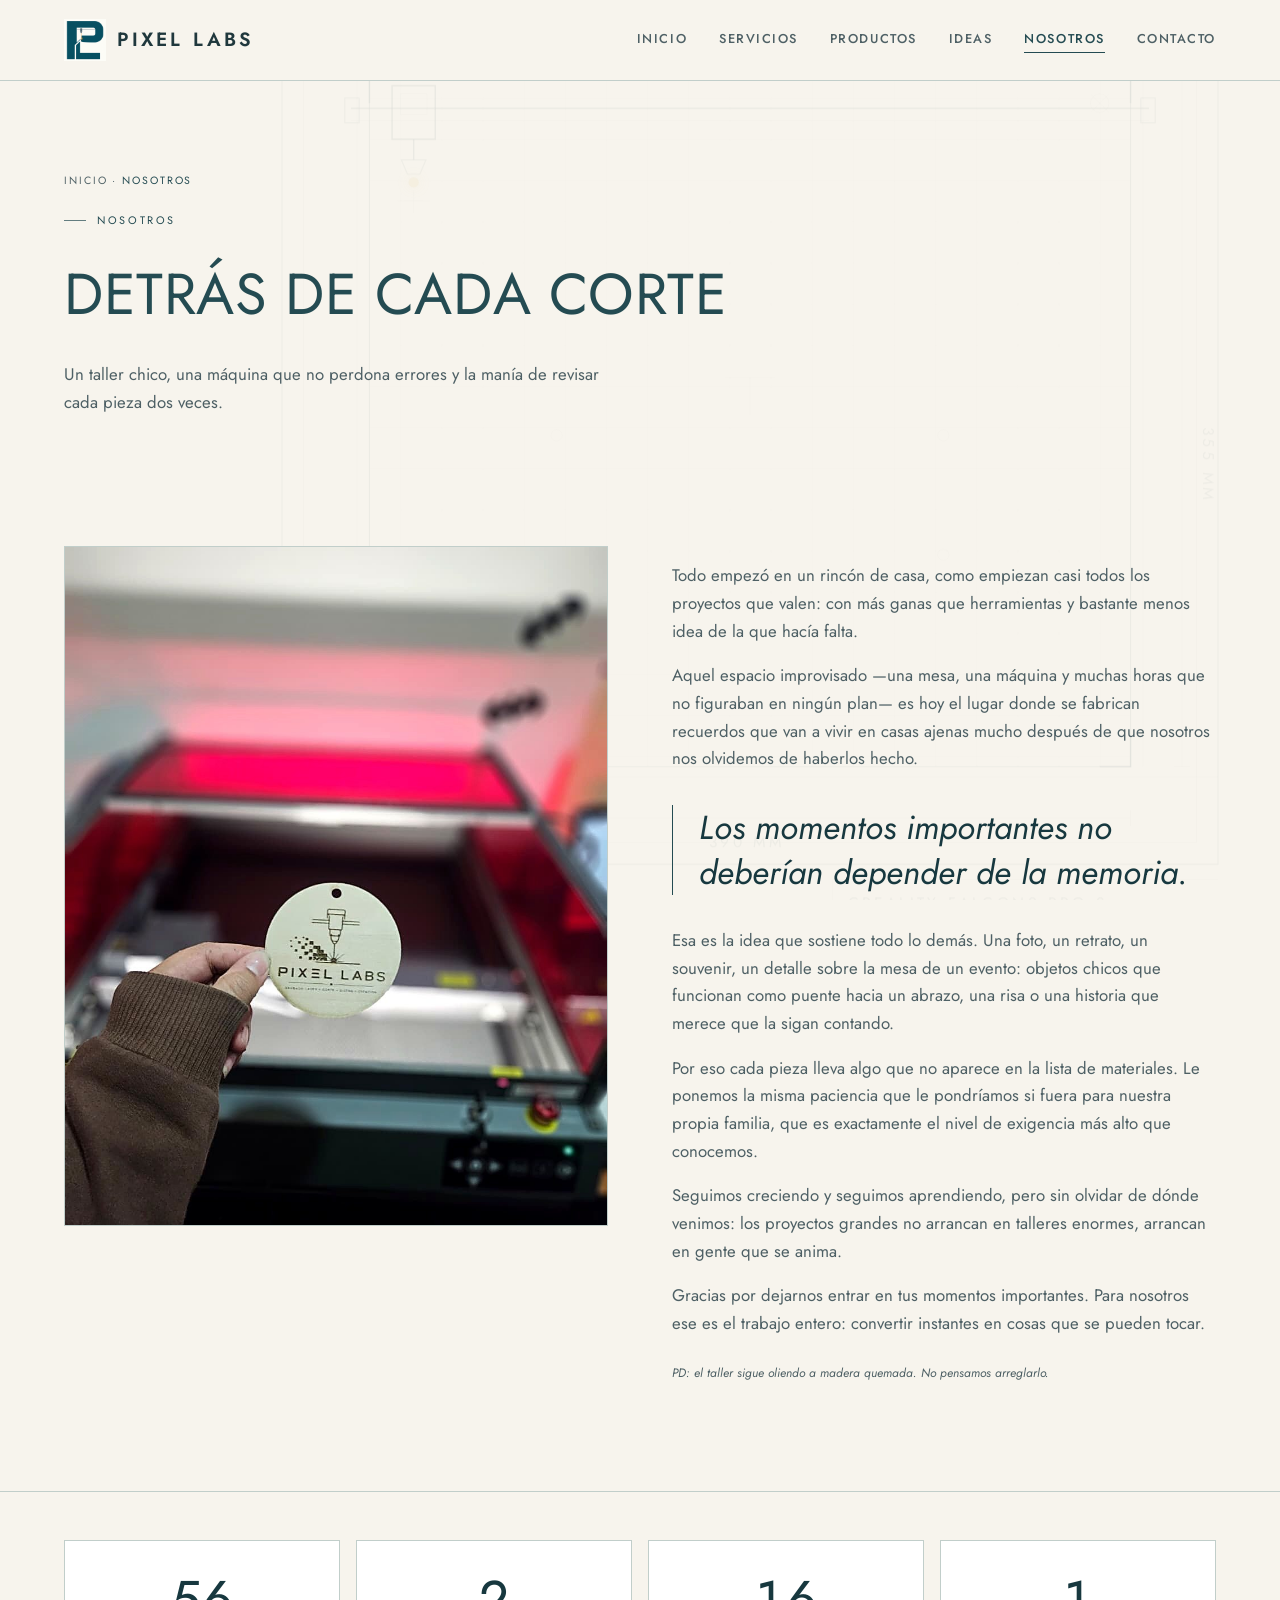
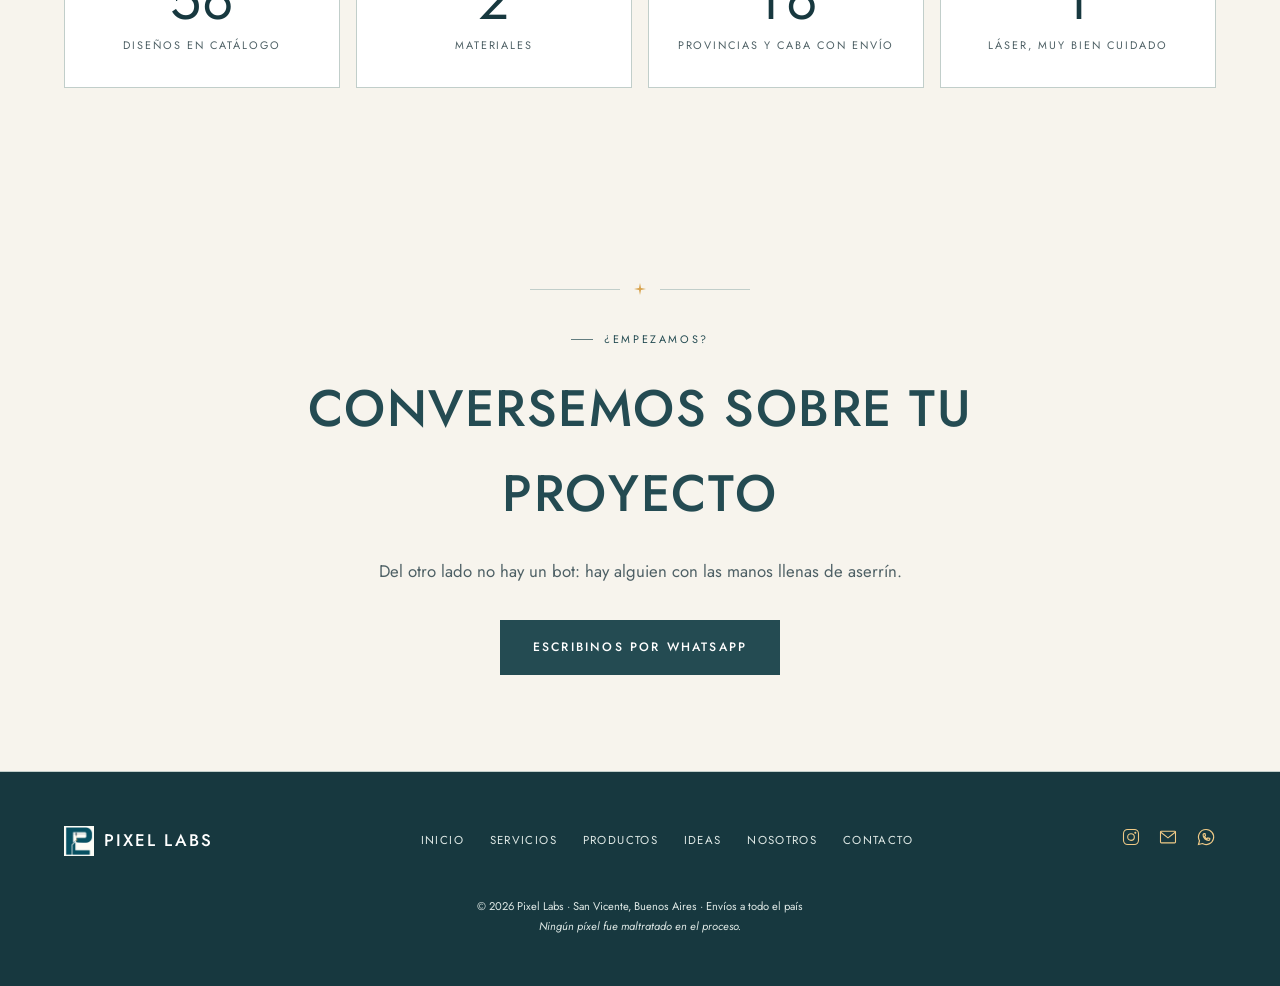
<file: pixel-labs-web/nosotros.html>
<!DOCTYPE html>
<html lang="es-AR">
<head>
<meta charset="UTF-8">
<meta name="viewport" content="width=device-width, initial-scale=1.0">

<!-- Google Tag Manager -->
<script>(function(w,d,s,l,i){w[l]=w[l]||[];w[l].push({'gtm.start':
new Date().getTime(),event:'gtm.js'});var f=d.getElementsByTagName(s)[0],
j=d.createElement(s),dl=l!='dataLayer'?'&l='+l:'';j.async=true;j.src=
'https://www.googletagmanager.com/gtm.js?id='+i+dl;f.parentNode.insertBefore(j,f);
})(window,document,'script','dataLayer','GTM-KTWW93RZ');</script>
<!-- End Google Tag Manager -->

<title>Quiénes Somos | El Taller de Pixel Labs en San Vicente</title>
<meta name="description" content="Cómo nació Pixel Labs: de un rincón de casa a un taller propio en San Vicente. Quiénes hacemos cada encargo y por qué revisamos todo dos veces.">
<meta name="keywords" content="taller de corte láser San Vicente, emprendimiento argentino, Pixel Labs quiénes somos, fábrica de regalos personalizados">
<meta name="theme-color" content="#F7F4ED">
<!-- ===== DOMINIO =====
     Estas URLs apuntan a https://www.pixellabs.com.ar
     ORDEN IMPORTANTE al publicar:
       1) conectá pixellabs.com.ar como Custom Domain del Worker en Cloudflare
       2) recién ahí hacé el deploy
     Si deployás antes de conectar el dominio, Google va a leer un canonical
     que todavía no resuelve. Si necesitás publicar ya y conectar el dominio
     después, reemplazá en los 7 HTML + sitemap.xml + robots.txt:
       https://www.pixellabs.com.ar  ->  https://pixel-labs-web.rodrigo-s-diaz09.workers.dev -->
<link rel="canonical" href="https://www.pixellabs.com.ar/nosotros">
<meta property="og:url" content="https://www.pixellabs.com.ar/nosotros">
<link rel="icon" type="image/png" sizes="512x512" href="favicon-512-petroleo.png">
<link rel="icon" type="image/png" sizes="32x32" href="favicon-32-petroleo.png">
<link rel="apple-touch-icon" href="apple-touch-icon-petroleo.png">
<meta property="og:title" content="Quiénes Somos | El Taller de Pixel Labs en San Vicente">
<meta property="og:description" content="Cómo nació Pixel Labs: de un rincón de casa a un taller propio en San Vicente. Quiénes hacemos cada encargo y por qué revisamos todo dos veces.">
<meta property="og:type" content="website">
<meta property="og:locale" content="es_AR">
<meta property="og:image" content="https://www.pixellabs.com.ar/images/compartir.jpg">
<meta property="og:image:width" content="1200">
<meta property="og:image:height" content="630">
<meta property="og:image:alt" content="Pixel Labs — grabado y corte láser en San Vicente, Buenos Aires">
<meta property="og:site_name" content="Pixel Labs">
<meta name="twitter:card" content="summary_large_image">
<meta name="twitter:image" content="https://www.pixellabs.com.ar/images/compartir.jpg">
<meta name="author" content="Pixel Labs">
<meta name="geo.region" content="AR-B">
<meta name="geo.placename" content="San Vicente, Buenos Aires">
<link rel="preconnect" href="https://fonts.googleapis.com">
<link rel="preconnect" href="https://fonts.gstatic.com" crossorigin>
<link href="https://fonts.googleapis.com/css2?family=Cormorant+Garamond:ital,wght@0,400;0,500;1,500&family=Jost:wght@300;400;500&display=swap" rel="stylesheet">
<link rel="stylesheet" href="style.css?v=20260921-1">
<link rel="stylesheet" href="theme-petroleo.css?v=20260922-1">

<!-- ===================== MEDICIÓN =====================
     Pegá acá tu GA4 y tu Píxel de Meta. El resto ya está cableado:
     script.js dispara el evento "contacto_whatsapp" en CADA clic a WhatsApp.

<script async src="https://www.googletagmanager.com/gtag/js?id=G-XXXXXXX"></script>
<script>
  window.dataLayer=window.dataLayer||[];function gtag(){dataLayer.push(arguments);}
  gtag('js',new Date());gtag('config','G-XXXXXXX');
</script>
     ==================================================== -->

</head>
<body>
<!-- Google Tag Manager (noscript) -->
<noscript><iframe src="https://www.googletagmanager.com/ns.html?id=GTM-KTWW93RZ"
title="Google Tag Manager" height="0" width="0" style="display:none;visibility:hidden"></iframe></noscript>
<!-- End Google Tag Manager (noscript) -->
<a class="skip-link" href="#main">Ir al contenido</a>

<div class="boot" aria-hidden="true">
  <div class="boot-inner">
    <div class="boot-mark">Pixel Labs</div>
    <div class="boot-bar"></div>
    <p class="boot-note">Calibrando el láser</p>
  </div>
</div>

<div class="scan-progress" aria-hidden="true"></div>
<div class="grain" aria-hidden="true"></div>
<div class="vignette" aria-hidden="true"></div>
<div class="cursor-ring" aria-hidden="true"></div>
<div class="cursor-dot" aria-hidden="true"></div>
<div class="wipe" aria-hidden="true"></div>

<!-- ==========================================================================
     FONDO: plano técnico de la Creality Falcon2 Pro S 22W, dibujado en vectores.
     Va fijo detrás de todo el contenido. El cabezal recorre el área de trabajo
     y el trazo se dibuja solo, como en un corte real.
     ========================================================================== -->
<div class="blueprint" aria-hidden="true">
<svg viewBox="0 0 1400 1120" xmlns="http://www.w3.org/2000/svg" role="presentation">
  <defs>
    <pattern id="bpGrid" width="40" height="40" patternUnits="userSpaceOnUse">
      <path d="M40 0 H0 V40" class="bp-faint"/>
    </pattern>
    <filter id="bpGlow" x="-160%" y="-160%" width="420%" height="420%">
      <feGaussianBlur stdDeviation="7" result="b"/>
      <feMerge><feMergeNode in="b"/><feMergeNode in="SourceGraphic"/></feMerge>
    </filter>
  </defs>

  <!-- papel milimetrado -->
  <rect x="330" y="215" width="740" height="675" fill="url(#bpGrid)"/>

  <!-- chasis cerrado -->
  <rect x="245" y="120" width="910" height="865" class="bp-line"/>
  <rect x="266" y="141" width="868" height="823" class="bp-faint"/>
  <path d="M245 205 H1155" class="bp-faint"/>
  <path d="M245 900 H1155" class="bp-faint"/>
  <rect x="245" y="120" width="910" height="85" class="bp-fillsoft"/>

  <!-- panel y parada de emergencia -->
  <circle cx="1085" cy="163" r="17" class="bp-line"/>
  <circle cx="1085" cy="163" r="9" class="bp-faint"/>
  <path d="M300 155 H420 M300 172 H380" class="bp-faint"/>
  <text x="300" y="190" class="bp-txt sm">Falcon2 Pro S</text>

  <!-- área de trabajo 355 x 390 mm -->
  <rect x="330" y="215" width="740" height="675" class="bp-line"/>
  <path d="M330 245 V215 H360 M1040 215 H1070 V245 M1070 860 V890 H1040 M360 890 H330 V860" class="bp-strong"/>

  <!-- rieles Y -->
  <path d="M330 215 V890 M1070 215 V890" class="bp-faint"/>
  <path d="M318 215 V890 M1082 215 V890" class="bp-faint"/>

  <!-- pórtico + cabezal -->
  <g class="bp-gantry">
    <path d="M312 250 H1088" class="bp-strong"/>
    <path d="M312 262 H1088" class="bp-faint"/>
    <rect x="306" y="240" width="14" height="24" class="bp-line"/>
    <rect x="1080" y="240" width="14" height="24" class="bp-line"/>
    <g class="bp-head">
      <rect x="352" y="228" width="42" height="52" class="bp-strong"/>
      <rect x="360" y="236" width="26" height="20" class="bp-faint"/>
      <path d="M373 280 V300" class="bp-strong"/>
      <path d="M361 300 H385 L379 314 H367 Z" class="bp-line"/>
      <circle cx="373" cy="322" r="5" fill="#E7CD8F" class="bp-spark" filter="url(#bpGlow)"/>
      <path d="M373 330 V352 M357 340 H389" class="bp-faint"/>
    </g>
  </g>

  <!-- lo que el láser está cortando: un cartel con la marca.
       pathLength normaliza el trazo para que la animación funcione
       sin importar el largo real del contorno. -->
  <g class="bp-sign">
    <path class="bp-path" pathLength="1500"
          d="M492 548 h416 a22 22 0 0 1 22 22 v112 a22 22 0 0 1 -22 22 h-416 a22 22 0 0 1 -22 -22 v-112 a22 22 0 0 1 22 -22 z"/>
    <path class="bp-path bp-path-b" pathLength="1500"
          d="M510 566 h380 a9 9 0 0 1 9 9 v102 a9 9 0 0 1 -9 9 h-380 a9 9 0 0 1 -9 -9 v-102 a9 9 0 0 1 9 -9 z"/>
    <circle cx="512" cy="568" r="5.5" class="bp-faint"/>
    <circle cx="888" cy="568" r="5.5" class="bp-faint"/>
    <circle cx="512" cy="684" r="5.5" class="bp-faint"/>
    <circle cx="888" cy="684" r="5.5" class="bp-faint"/>
    <path d="M700 548 V512 M676 512 h48" class="bp-faint"/>
    <text x="700" y="648" class="bp-sign-txt" text-anchor="middle">PixelLabs</text>
    <text x="700" y="676" class="bp-sign-sub" text-anchor="middle">grabado y corte láser</text>
  </g>

  <!-- cotas -->
  <path d="M330 940 H1070 M330 932 V948 M1070 932 V948" class="bp-faint"/>
  <text x="660" y="968" class="bp-txt">390 mm</text>
  <path d="M1120 215 V890 M1112 215 H1128 M1112 890 H1128" class="bp-faint"/>
  <text x="1140" y="560" class="bp-txt" transform="rotate(90 1140 560)">355 mm</text>

  <!-- rótulo -->
  <path d="M780 1000 H1155 M780 1000 V1085 M780 1042 H1155" class="bp-faint"/>
  <text x="795" y="1028" class="bp-txt">Creality Falcon2 Pro S</text>
  <text x="795" y="1070" class="bp-txt sm">22 W · 455 nm · Clase 1 · 0,08 mm</text>

  <!-- referencias sueltas -->
  <text x="250" y="1028" class="bp-txt sm">Cámara de posicionamiento</text>
  <text x="250" y="1070" class="bp-txt sm">Asistencia de aire integrada</text>
  <circle cx="1040" cy="245" r="9" class="bp-faint"/>
  <path d="M1031 236 L1049 254 M1049 236 L1031 254" class="bp-faint"/>
</svg>
</div>

<!-- BARRA DE ANUNCIO: cambiá el texto y la fecha según la temporada. Para ocultarla, borrá este bloque entero. -->
<div class="announce">
  <span>Día de la Madre · cerramos agenda el 5 de octubre <span class="count-down" data-deadline="2026-10-05T23:59:59-03:00"></span></span>
  <button type="button" class="announce-close" aria-label="Cerrar aviso">✕</button>
</div>

<header class="site-header">
  <a class="brand" href="/">
    <img class="brand-mark" src="images/logo-monograma-2026.png" alt="Pixel Labs — grabado y corte láser" width="40" height="40">
    PIXEL LABS
  </a>
  <nav class="main-nav" id="mainNav">
    <a href="/">Inicio</a>
    <a href="/servicios">Servicios</a>
    <a href="/productos">Productos</a>
    <a href="/ideas">Ideas</a>
    <a href="/nosotros">Nosotros</a>
    <a href="/contacto">Contacto</a>
  </nav>
  <button type="button" class="nav-toggle" id="navToggle" aria-label="Abrir menú" aria-controls="mainNav" aria-expanded="false">☰</button>
</header>

<main id="main">

<div class="page-hero">
  <p class="crumbs"><a href="/">Inicio</a> · <span>Nosotros</span></p>
  <p class="eyebrow">Nosotros</p>
  <h1 data-engrave>Detrás de cada corte</h1>
  <p class="lede">Un taller chico, una máquina que no perdona errores y la manía de revisar cada pieza dos veces.</p>
</div>

<section class="about-grid">
  <div class="about-media" data-reveal="zoom">
    <img src="images/taller.jpg" alt="Pieza de madera grabada con el logo de Pixel Labs frente a la cortadora láser del taller en San Vicente" loading="lazy">
  </div>
  <div>
    <p class="lede" data-reveal>Todo empezó en un rincón de casa, como empiezan casi todos los proyectos que valen: con más ganas que herramientas y bastante menos idea de la que hacía falta.</p>
    <p class="lede" data-reveal style="--d:60ms">Aquel espacio improvisado —una mesa, una máquina y muchas horas que no figuraban en ningún plan— es hoy el lugar donde se fabrican recuerdos que van a vivir en casas ajenas mucho después de que nosotros nos olvidemos de haberlos hecho.</p>

    <blockquote class="pull-quote" data-reveal>Los momentos importantes no deberían depender de la memoria.</blockquote>

    <p class="lede" data-reveal>Esa es la idea que sostiene todo lo demás. Una foto, un retrato, un souvenir, un detalle sobre la mesa de un evento: objetos chicos que funcionan como puente hacia un abrazo, una risa o una historia que merece que la sigan contando.</p>
    <p class="lede" data-reveal style="--d:60ms">Por eso cada pieza lleva algo que no aparece en la lista de materiales. Le ponemos la misma paciencia que le pondríamos si fuera para nuestra propia familia, que es exactamente el nivel de exigencia más alto que conocemos.</p>
    <p class="lede" data-reveal style="--d:120ms">Seguimos creciendo y seguimos aprendiendo, pero sin olvidar de dónde venimos: los proyectos grandes no arrancan en talleres enormes, arrancan en gente que se anima.</p>
    <p class="lede" data-reveal style="--d:180ms">Gracias por dejarnos entrar en tus momentos importantes. Para nosotros ese es el trabajo entero: convertir instantes en cosas que se pueden tocar.</p>
    <p class="hero-joke" data-reveal>PD: el taller sigue oliendo a madera quemada. No pensamos arreglarlo.</p>
  </div>
</section>

<div class="hr-divider"></div>

<section class="pt-3">
  <div class="stats">
    <div class="stat" data-reveal><span class="stat-n" data-count="82">82</span><span class="stat-l">Diseños en catálogo</span></div>
    <div class="stat" data-reveal style="--d:80ms"><span class="stat-n" data-count="3">3</span><span class="stat-l">Materiales</span></div>
    <div class="stat" data-reveal style="--d:160ms"><span class="stat-n" data-count="24">24</span><span class="stat-l">Provincias y CABA con envío</span></div>
    <div class="stat" data-reveal style="--d:240ms"><span class="stat-n" data-count="1">1</span><span class="stat-l">Láser, muy bien cuidado</span></div>
  </div>
</section>

<section class="cta-final">
  <div class="spark-divider centered"><svg viewBox="0 0 12 12" aria-hidden="true"><path d="M6 0 L7 5 L12 6 L7 7 L6 12 L5 7 L0 6 L5 5 Z" fill="currentColor"/></svg></div>
  <p class="eyebrow centered">¿Empezamos?</p>
  <h2 data-engrave>Conversemos sobre tu proyecto</h2>
  <p class="lede">Del otro lado no hay un bot: hay alguien con las manos llenas de aserrín.</p>
  <div class="hero-actions">
    <a href="https://wa.me/542224642172?text=%C2%A1Hola%20Pixel%20Labs%21%20Quiero%20conversar%20sobre%20un%20proyecto." target="_blank" rel="noopener" class="btn btn-solid spark-hover">Escribinos por WhatsApp</a>
  </div>
</section></main>

<!-- Vista ampliada del catálogo -->
<div class="lightbox" id="lightbox" role="dialog" aria-modal="true" aria-label="Vista ampliada de la pieza">
  <button class="lb-close" type="button" aria-label="Cerrar">✕</button>
  <button class="lb-nav lb-prev" type="button" aria-label="Anterior">‹</button>
  <button class="lb-nav lb-next" type="button" aria-label="Siguiente">›</button>
  <div class="lb-inner">
    <figure class="lb-fig"><img id="lbImg" src="[data-uri]" alt=""></figure>
    <div class="lb-side">
      <p class="lb-cat" id="lbCat"></p>
      <h3 class="lb-title" id="lbTitle">Detalle de la pieza</h3>
      <p class="lb-desc" id="lbDesc"></p>
      <p class="lb-assurance">Boceto aprobado por vos · Envíos a todo el país</p>
      <a class="btn btn-solid spark-hover" id="lbWa" href="#" target="_blank" rel="noopener">Cotizar esta pieza</a>
      <button class="btn spark-hover" type="button" id="lbPick">Agregar a mi selección</button>
      <button class="btn spark-hover" type="button" id="lbTry" hidden>Verla en mi pared</button>
      <button class="btn spark-hover" type="button" id="lbShare" hidden>Compartir pieza</button>
      <input class="lb-link" id="lbLink" type="text" readonly hidden aria-label="Enlace de esta pieza">
      <p class="lb-status" id="lbStatus" role="status" aria-live="polite"></p>
    </div>
  </div>
</div>

<!-- Bandeja: varias piezas en un solo mensaje -->
<div class="tray" id="tray" role="status" aria-live="polite">
  <span class="tray-n" id="trayN">0</span>
  <span class="tray-t"><b id="trayTitle">piezas elegidas</b><span>Te las mandamos todas en un solo mensaje</span></span>
  <a class="btn btn-solid spark-hover" id="trayGo" href="#" target="_blank" rel="noopener">Cotizar todo</a>
  <button class="tray-clear" type="button" id="trayClear">Vaciar</button>
</div>

<a class="fab" href="https://wa.me/542224642172?text=%C2%A1Hola%20Pixel%20Labs%21%20Quiero%20hacer%20una%20consulta." target="_blank" rel="noopener" aria-label="Escribinos por WhatsApp">
  <span class="fab-label">Escribinos, contestamos</span>
  <svg viewBox="0 0 24 24" fill="none" stroke="currentColor" stroke-width="1.4" aria-hidden="true"><path d="M12 3a9 9 0 0 0-7.8 13.5L3 21l4.7-1.2A9 9 0 1 0 12 3z"/><path d="M8.5 9.3c0 4 3.2 6.7 6.7 6.7c1 0 1.3-.7 1.3-1.3v-1l-2.3-.6-1 1a5 5 0 0 1-2.8-2.8l1-1-.6-2.3h-1c-.6 0-1.3.3-1.3 1.3z"/></svg>
</a>

<footer class="site-footer">
  <div class="footer-brand">
    <img src="images/logo-monograma-2026.png" alt="" width="30" height="30">
    <span>Pixel Labs</span>
  </div>
  <div class="footer-links">
    <a href="/">Inicio</a>
    <a href="/servicios">Servicios</a>
    <a href="/productos">Productos</a>
    <a href="/ideas">Ideas</a>
    <a href="/nosotros">Nosotros</a>
    <a href="/contacto">Contacto</a>
  </div>
  <div class="footer-social">
    <a href="https://instagram.com/PixelLabs.ar" target="_blank" rel="noopener" aria-label="Instagram"><svg viewBox="0 0 24 24" fill="none" stroke="currentColor" stroke-width="1.3" aria-hidden="true"><rect x="3" y="3" width="18" height="18" rx="5"/><circle cx="12" cy="12" r="4"/><circle cx="17.2" cy="6.8" r="0.6" fill="currentColor"/></svg></a>
    <a href="mailto:rodrigo.s.diaz09@gmail.com" aria-label="Email"><svg viewBox="0 0 24 24" fill="none" stroke="currentColor" stroke-width="1.3" aria-hidden="true"><rect x="3" y="5" width="18" height="14" rx="1"/><path d="M3 6 L12 13 L21 6"/></svg></a>
    <a href="https://wa.me/542224642172?text=%C2%A1Hola%20Pixel%20Labs%21%20Quiero%20hacer%20una%20consulta." target="_blank" rel="noopener" aria-label="WhatsApp"><svg viewBox="0 0 24 24" fill="none" stroke="currentColor" stroke-width="1.4" aria-hidden="true"><path d="M12 3a9 9 0 0 0-7.8 13.5L3 21l4.7-1.2A9 9 0 1 0 12 3z"/><path d="M8.5 9.3c0 4 3.2 6.7 6.7 6.7c1 0 1.3-.7 1.3-1.3v-1l-2.3-.6-1 1a5 5 0 0 1-2.8-2.8l1-1-.6-2.3h-1c-.6 0-1.3.3-1.3 1.3z"/></svg></a>
  </div>
  <p class="footer-copy">
    © 2026 Pixel Labs · San Vicente, Buenos Aires · Envíos a todo el país
    <span class="joke">Ningún píxel fue maltratado en el proceso.</span>
  </p>
</footer>

<script src="script.js?v=20260921-1"></script>
</body>
</html>
</file>
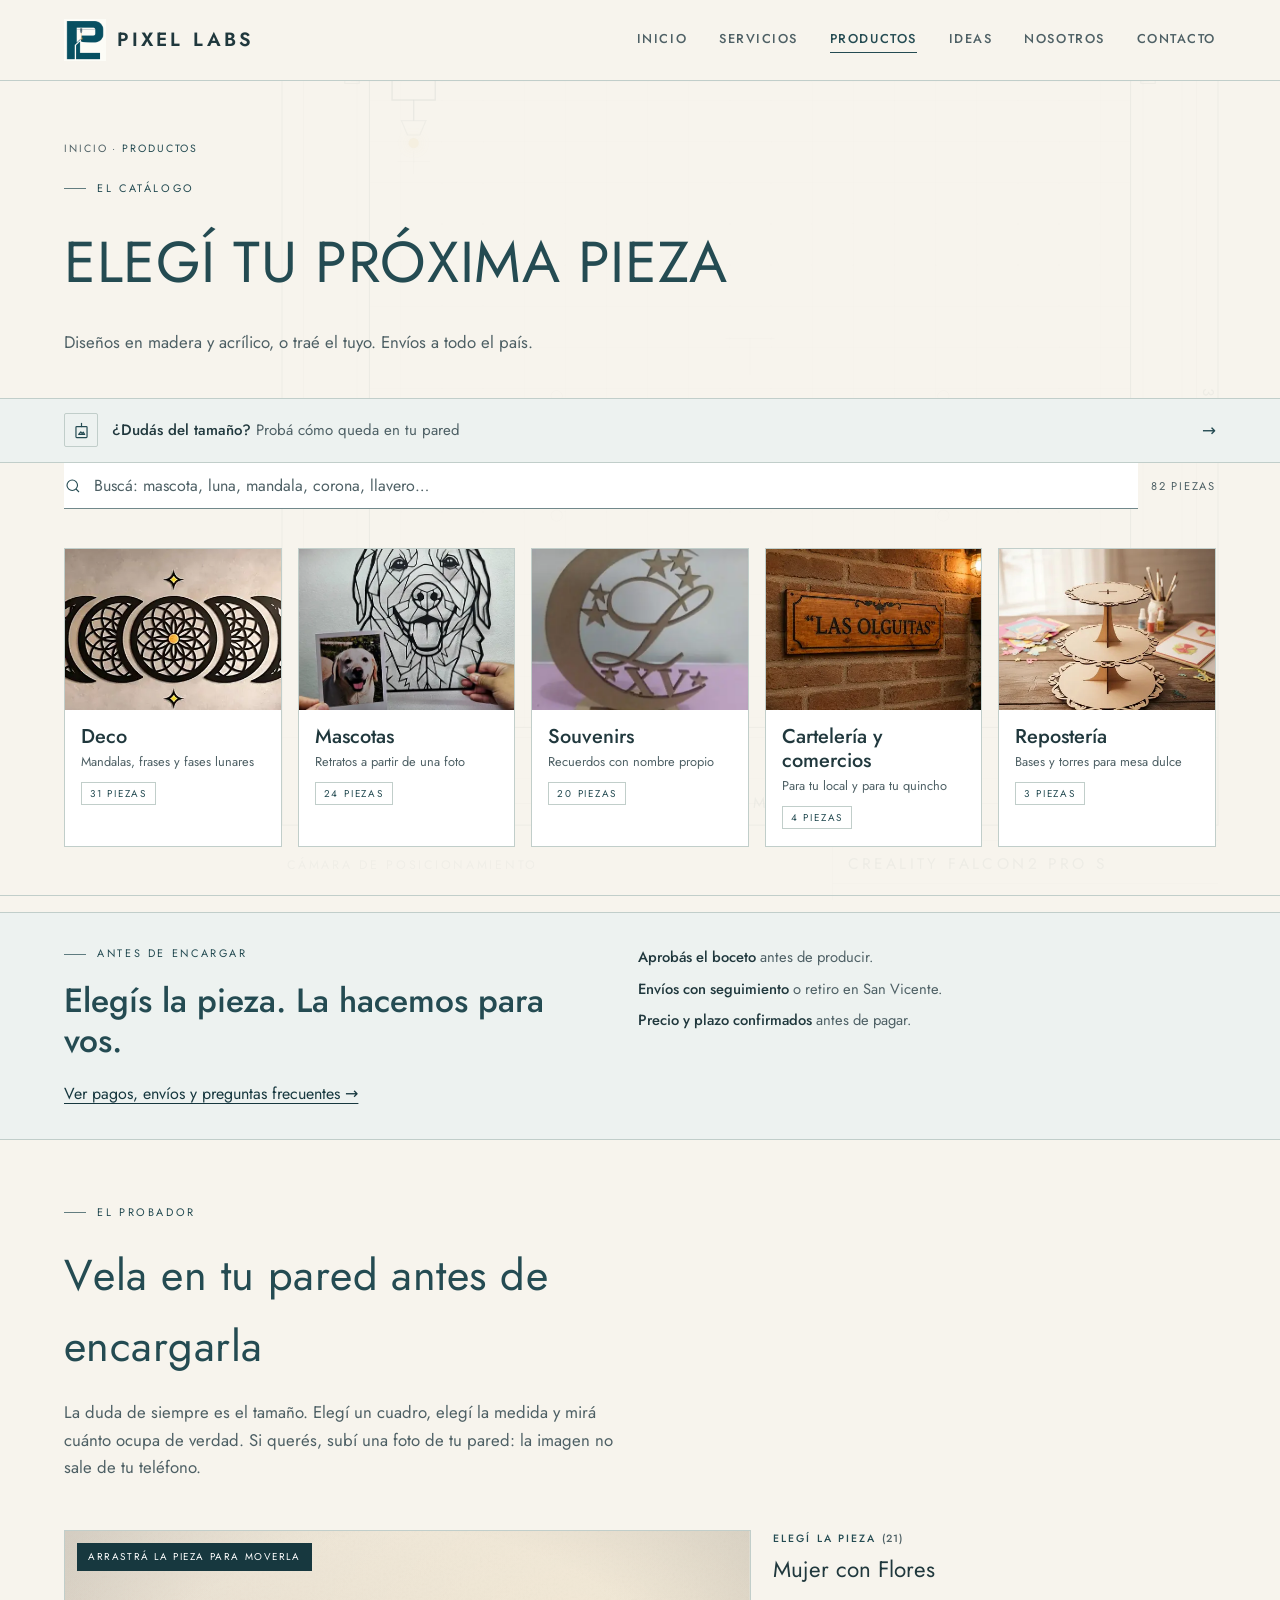
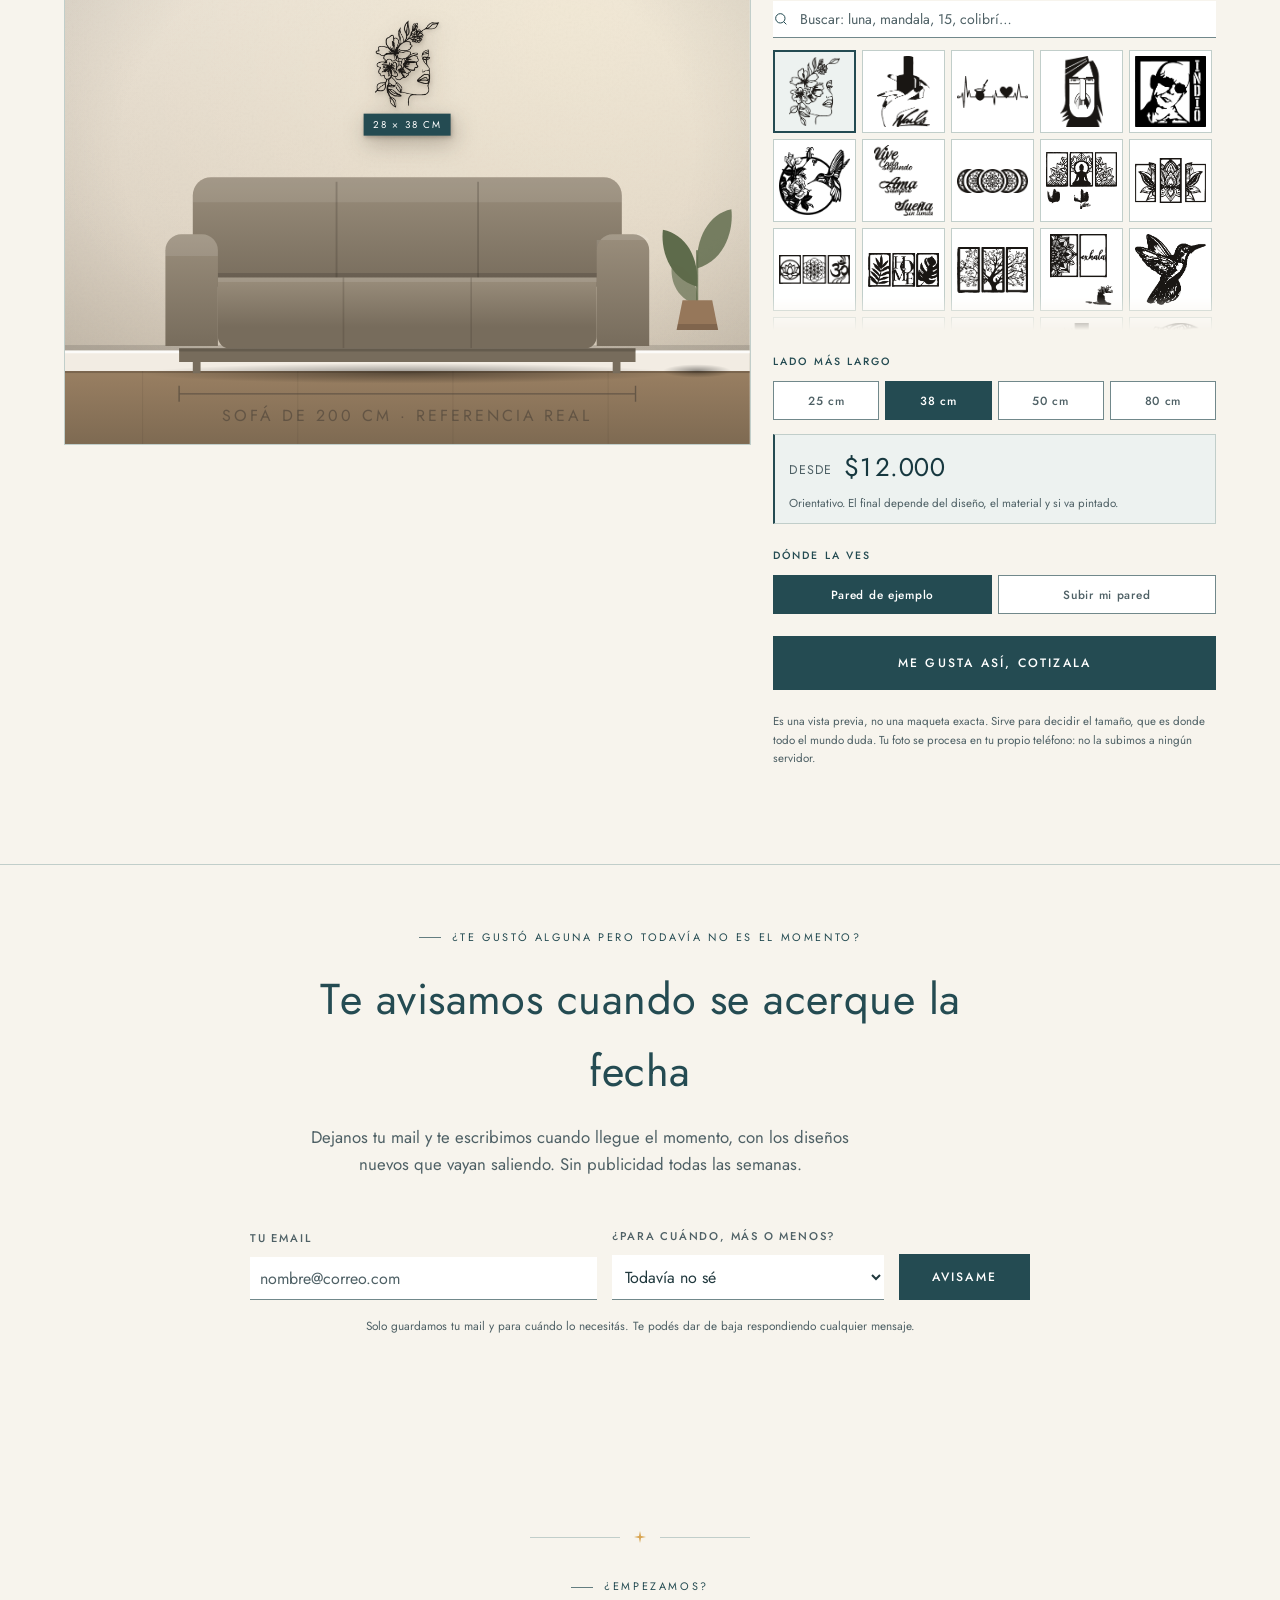
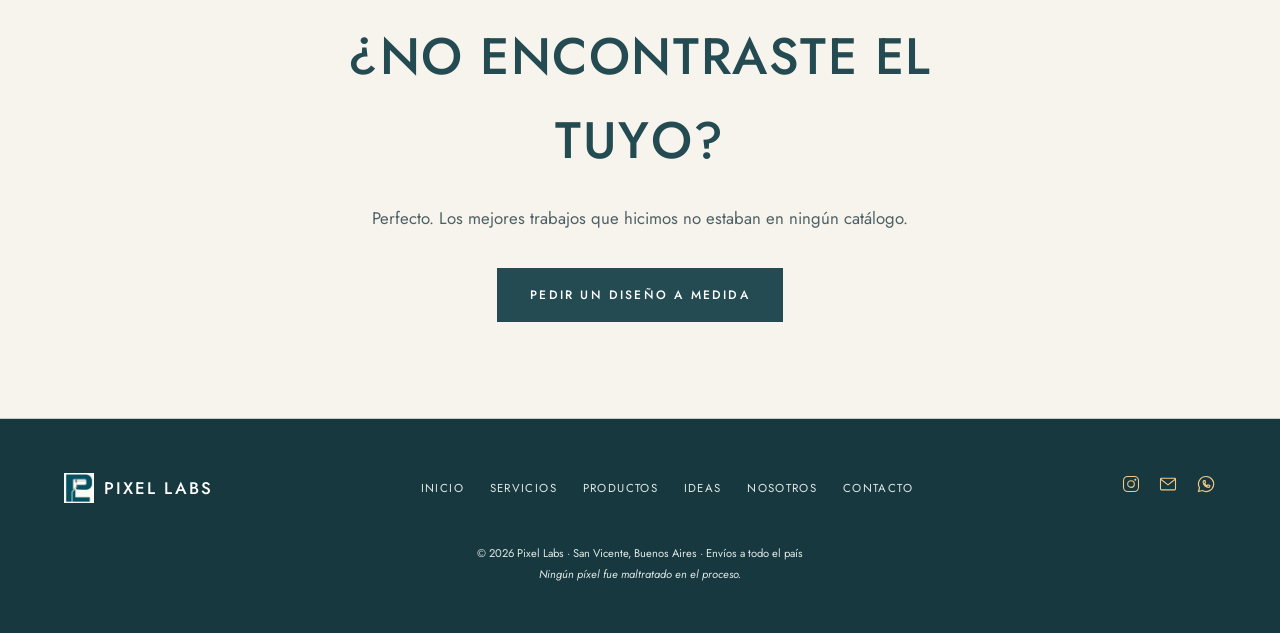
<file: pixel-labs-web/productos.html>
<!DOCTYPE html>
<html lang="es-AR">
<head>
<meta charset="UTF-8">
<meta name="viewport" content="width=device-width, initial-scale=1.0">

<!-- Google Tag Manager -->
<script>(function(w,d,s,l,i){w[l]=w[l]||[];w[l].push({'gtm.start':
new Date().getTime(),event:'gtm.js'});var f=d.getElementsByTagName(s)[0],
j=d.createElement(s),dl=l!='dataLayer'?'&l='+l:'';j.async=true;j.src=
'https://www.googletagmanager.com/gtm.js?id='+i+dl;f.parentNode.insertBefore(j,f);
})(window,document,'script','dataLayer','GTM-KTWW93RZ');</script>
<!-- End Google Tag Manager -->

<title>Catálogo: 82 Diseños en Madera y Acrílico | Pixel Labs</title>
<meta name="description" content="Mandalas, retratos de tu mascota, frases, coronas de 15 y carteles para tu local. Mirá cómo queda cada modelo en tu pared antes de decidir.">
<meta name="keywords" content="cuadro mandala madera, retrato de perro personalizado, souvenirs quince años, cartel para local, deco de pared calada, regalo para el día de la madre">
<meta name="theme-color" content="#F7F4ED">
<!-- ===== DOMINIO =====
     Estas URLs apuntan a https://www.pixellabs.com.ar
     ORDEN IMPORTANTE al publicar:
       1) conectá pixellabs.com.ar como Custom Domain del Worker en Cloudflare
       2) recién ahí hacé el deploy
     Si deployás antes de conectar el dominio, Google va a leer un canonical
     que todavía no resuelve. Si necesitás publicar ya y conectar el dominio
     después, reemplazá en los 7 HTML + sitemap.xml + robots.txt:
       https://www.pixellabs.com.ar  ->  https://pixel-labs-web.rodrigo-s-diaz09.workers.dev -->
<link rel="canonical" href="https://www.pixellabs.com.ar/productos">
<meta property="og:url" content="https://www.pixellabs.com.ar/productos">
<link rel="icon" type="image/png" sizes="512x512" href="favicon-512-petroleo.png">
<link rel="icon" type="image/png" sizes="32x32" href="favicon-32-petroleo.png">
<link rel="apple-touch-icon" href="apple-touch-icon-petroleo.png">
<meta property="og:title" content="Catálogo: 82 Diseños en Madera y Acrílico | Pixel Labs">
<meta property="og:description" content="Mandalas, retratos de tu mascota, frases, coronas de 15 y carteles para tu local. Mirá cómo queda cada modelo en tu pared antes de decidir.">
<meta property="og:type" content="website">
<meta property="og:locale" content="es_AR">
<meta property="og:image" content="https://www.pixellabs.com.ar/images/compartir.jpg">
<meta property="og:image:width" content="1200">
<meta property="og:image:height" content="630">
<meta property="og:image:alt" content="Pixel Labs — grabado y corte láser en San Vicente, Buenos Aires">
<meta property="og:site_name" content="Pixel Labs">
<meta name="twitter:card" content="summary_large_image">
<meta name="twitter:image" content="https://www.pixellabs.com.ar/images/compartir.jpg">
<meta name="author" content="Pixel Labs">
<meta name="geo.region" content="AR-B">
<meta name="geo.placename" content="San Vicente, Buenos Aires">
<link rel="preconnect" href="https://fonts.googleapis.com">
<link rel="preconnect" href="https://fonts.gstatic.com" crossorigin>
<link href="https://fonts.googleapis.com/css2?family=Cormorant+Garamond:ital,wght@0,400;0,500;1,500&family=Jost:wght@300;400;500&display=swap" rel="stylesheet">
<link rel="stylesheet" href="style.css?v=20260921-1">
<link rel="stylesheet" href="theme-petroleo.css?v=20260922-1">

<!-- ===================== MEDICIÓN =====================
     Pegá acá tu GA4 y tu Píxel de Meta. El resto ya está cableado:
     script.js dispara el evento "contacto_whatsapp" en CADA clic a WhatsApp.

<script async src="https://www.googletagmanager.com/gtag/js?id=G-XXXXXXX"></script>
<script>
  window.dataLayer=window.dataLayer||[];function gtag(){dataLayer.push(arguments);}
  gtag('js',new Date());gtag('config','G-XXXXXXX');
</script>
     ==================================================== -->
<script type="application/ld+json">
{
 "@context": "https://schema.org",
 "@type": "CollectionPage",
 "name": "Catálogo de Pixel Labs",
 "description": "Cuadros, retratos de mascota, souvenirs y cartelería en corte láser.",
 "url": "https://www.pixellabs.com.ar/productos",
 "mainEntity": {
  "@type": "ItemList",
  "numberOfItems": 82,
  "itemListElement": [
   {
    "@type": "ListItem",
    "position": 1,
    "name": "Cuadro Coleccionista 6 Mundiales",
    "item": {
     "@type": "CreativeWork",
     "name": "Cuadro Coleccionista 6 Mundiales",
     "image": "https://www.pixellabs.com.ar/images/cuadro-coleccionista-6-mundiales.jpg",
     "genre": "Deco",
     "url": "https://www.pixellabs.com.ar/productos",
     "creator": {
      "@type": "Organization",
      "name": "Pixel Labs"
     }
    }
   },
   {
    "@type": "ListItem",
    "position": 2,
    "name": "Sol de Libertad",
    "item": {
     "@type": "CreativeWork",
     "name": "Sol de Libertad",
     "image": "https://www.pixellabs.com.ar/images/cuadro-sol-de-libertad.jpg",
     "genre": "Deco",
     "url": "https://www.pixellabs.com.ar/productos",
     "creator": {
      "@type": "Organization",
      "name": "Pixel Labs"
     }
    }
   },
   {
    "@type": "ListItem",
    "position": 3,
    "name": "Coronados de Gloria",
    "item": {
     "@type": "CreativeWork",
     "name": "Coronados de Gloria",
     "image": "https://www.pixellabs.com.ar/images/cuadro-coronados-de-gloria.jpg",
     "genre": "Deco",
     "url": "https://www.pixellabs.com.ar/productos",
     "creator": {
      "@type": "Organization",
      "name": "Pixel Labs"
     }
    }
   },
   {
    "@type": "ListItem",
    "position": 4,
    "name": "Sol Patrio · Sean Eternos los Laureles",
    "item": {
     "@type": "CreativeWork",
     "name": "Sol Patrio · Sean Eternos los Laureles",
     "image": "https://www.pixellabs.com.ar/images/cuadro-sol-patrio.jpg",
     "genre": "Deco",
     "url": "https://www.pixellabs.com.ar/productos",
     "creator": {
      "@type": "Organization",
      "name": "Pixel Labs"
     }
    }
   },
   {
    "@type": "ListItem",
    "position": 5,
    "name": "Latido Perruno",
    "item": {
     "@type": "CreativeWork",
     "name": "Latido Perruno",
     "image": "https://www.pixellabs.com.ar/images/cuadro-latido-perruno.jpg",
     "genre": "Deco",
     "url": "https://www.pixellabs.com.ar/productos",
     "creator": {
      "@type": "Organization",
      "name": "Pixel Labs"
     }
    }
   },
   {
    "@type": "ListItem",
    "position": 6,
    "name": "Íconos del Rock Nacional",
    "item": {
     "@type": "CreativeWork",
     "name": "Íconos del Rock Nacional",
     "image": "https://www.pixellabs.com.ar/images/cuadro-rock-nacional-led.jpg",
     "genre": "Deco",
     "url": "https://www.pixellabs.com.ar/productos",
     "creator": {
      "@type": "Organization",
      "name": "Pixel Labs"
     }
    }
   },
   {
    "@type": "ListItem",
    "position": 7,
    "name": "Gatos con Luz LED",
    "item": {
     "@type": "CreativeWork",
     "name": "Gatos con Luz LED",
     "image": "https://www.pixellabs.com.ar/images/cuadro-gatos-led.jpg",
     "genre": "Deco",
     "url": "https://www.pixellabs.com.ar/productos",
     "creator": {
      "@type": "Organization",
      "name": "Pixel Labs"
     }
    }
   },
   {
    "@type": "ListItem",
    "position": 8,
    "name": "Flor Mandala con Colibríes",
    "item": {
     "@type": "CreativeWork",
     "name": "Flor Mandala con Colibríes",
     "image": "https://www.pixellabs.com.ar/images/cuadro-flor-mandala-colibries.jpg",
     "genre": "Deco",
     "url": "https://www.pixellabs.com.ar/productos",
     "creator": {
      "@type": "Organization",
      "name": "Pixel Labs"
     }
    }
   },
   {
    "@type": "ListItem",
    "position": 9,
    "name": "Mujer con Flores",
    "item": {
     "@type": "CreativeWork",
     "name": "Mujer con Flores",
     "image": "https://www.pixellabs.com.ar/images/cuadro-mujer-flores.jpg",
     "genre": "Deco",
     "url": "https://www.pixellabs.com.ar/productos",
     "creator": {
      "@type": "Organization",
      "name": "Pixel Labs"
     }
    }
   },
   {
    "@type": "ListItem",
    "position": 10,
    "name": "Islas Malvinas",
    "item": {
     "@type": "CreativeWork",
     "name": "Islas Malvinas",
     "image": "https://www.pixellabs.com.ar/images/cuadro-islas-malvinas.jpg",
     "genre": "Deco",
     "url": "https://www.pixellabs.com.ar/productos",
     "creator": {
      "@type": "Organization",
      "name": "Pixel Labs"
     }
    }
   },
   {
    "@type": "ListItem",
    "position": 11,
    "name": "Cuadro para Manicuras",
    "item": {
     "@type": "CreativeWork",
     "name": "Cuadro para Manicuras",
     "image": "https://www.pixellabs.com.ar/images/cuadro-manicuras.jpg",
     "genre": "Deco",
     "url": "https://www.pixellabs.com.ar/productos",
     "creator": {
      "@type": "Organization",
      "name": "Pixel Labs"
     }
    }
   },
   {
    "@type": "ListItem",
    "position": 12,
    "name": "Indio Solari",
    "item": {
     "@type": "CreativeWork",
     "name": "Indio Solari",
     "image": "https://www.pixellabs.com.ar/images/cuadro-indio-solari.jpg",
     "genre": "Deco",
     "url": "https://www.pixellabs.com.ar/productos",
     "creator": {
      "@type": "Organization",
      "name": "Pixel Labs"
     }
    }
   },
   {
    "@type": "ListItem",
    "position": 13,
    "name": "Mate y Signos Vitales",
    "item": {
     "@type": "CreativeWork",
     "name": "Mate y Signos Vitales",
     "image": "https://www.pixellabs.com.ar/images/cuadro-mate-signos-vitales.jpg",
     "genre": "Deco",
     "url": "https://www.pixellabs.com.ar/productos",
     "creator": {
      "@type": "Organization",
      "name": "Pixel Labs"
     }
    }
   },
   {
    "@type": "ListItem",
    "position": 14,
    "name": "Charly García",
    "item": {
     "@type": "CreativeWork",
     "name": "Charly García",
     "image": "https://www.pixellabs.com.ar/images/cuadro-charly-garcia.jpg",
     "genre": "Deco",
     "url": "https://www.pixellabs.com.ar/productos",
     "creator": {
      "@type": "Organization",
      "name": "Pixel Labs"
     }
    }
   },
   {
    "@type": "ListItem",
    "position": 15,
    "name": "Frase Vive, Ama, Sueña",
    "item": {
     "@type": "CreativeWork",
     "name": "Frase Vive, Ama, Sueña",
     "image": "https://www.pixellabs.com.ar/images/cuadro-frase-vive-ama-suena.jpg",
     "genre": "Deco",
     "url": "https://www.pixellabs.com.ar/productos",
     "creator": {
      "@type": "Organization",
      "name": "Pixel Labs"
     }
    }
   },
   {
    "@type": "ListItem",
    "position": 16,
    "name": "Fases Lunares",
    "item": {
     "@type": "CreativeWork",
     "name": "Fases Lunares",
     "image": "https://www.pixellabs.com.ar/images/cuadro-fases-lunares.jpg",
     "genre": "Deco",
     "url": "https://www.pixellabs.com.ar/productos",
     "creator": {
      "@type": "Organization",
      "name": "Pixel Labs"
     }
    }
   },
   {
    "@type": "ListItem",
    "position": 17,
    "name": "Paz y Armonía",
    "item": {
     "@type": "CreativeWork",
     "name": "Paz y Armonía",
     "image": "https://www.pixellabs.com.ar/images/cuadro-paz-y-armonia-triptico.jpg",
     "genre": "Deco",
     "url": "https://www.pixellabs.com.ar/productos",
     "creator": {
      "@type": "Organization",
      "name": "Pixel Labs"
     }
    }
   },
   {
    "@type": "ListItem",
    "position": 18,
    "name": "Detalles que Hablan de Vos",
    "item": {
     "@type": "CreativeWork",
     "name": "Detalles que Hablan de Vos",
     "image": "https://www.pixellabs.com.ar/images/cuadro-detalles-mandala-triptico.jpg",
     "genre": "Deco",
     "url": "https://www.pixellabs.com.ar/productos",
     "creator": {
      "@type": "Organization",
      "name": "Pixel Labs"
     }
    }
   },
   {
    "@type": "ListItem",
    "position": 19,
    "name": "Equilibrio, Energía y Paz",
    "item": {
     "@type": "CreativeWork",
     "name": "Equilibrio, Energía y Paz",
     "image": "https://www.pixellabs.com.ar/images/cuadro-equilibrio-energia-paz-triptico.jpg",
     "genre": "Deco",
     "url": "https://www.pixellabs.com.ar/productos",
     "creator": {
      "@type": "Organization",
      "name": "Pixel Labs"
     }
    }
   },
   {
    "@type": "ListItem",
    "position": 20,
    "name": "Home",
    "item": {
     "@type": "CreativeWork",
     "name": "Home",
     "image": "https://www.pixellabs.com.ar/images/cuadro-home-triptico.jpg",
     "genre": "Deco",
     "url": "https://www.pixellabs.com.ar/productos",
     "creator": {
      "@type": "Organization",
      "name": "Pixel Labs"
     }
    }
   },
   {
    "@type": "ListItem",
    "position": 21,
    "name": "Fe, Esperanza y Amor",
    "item": {
     "@type": "CreativeWork",
     "name": "Fe, Esperanza y Amor",
     "image": "https://www.pixellabs.com.ar/images/cuadro-fe-esperanza-amor-triptico.jpg",
     "genre": "Deco",
     "url": "https://www.pixellabs.com.ar/productos",
     "creator": {
      "@type": "Organization",
      "name": "Pixel Labs"
     }
    }
   },
   {
    "@type": "ListItem",
    "position": 22,
    "name": "Árbol de Vida",
    "item": {
     "@type": "CreativeWork",
     "name": "Árbol de Vida",
     "image": "https://www.pixellabs.com.ar/images/cuadro-arbol-de-vida-triptico.jpg",
     "genre": "Deco",
     "url": "https://www.pixellabs.com.ar/productos",
     "creator": {
      "@type": "Organization",
      "name": "Pixel Labs"
     }
    }
   },
   {
    "@type": "ListItem",
    "position": 23,
    "name": "Inhala Exhala",
    "item": {
     "@type": "CreativeWork",
     "name": "Inhala Exhala",
     "image": "https://www.pixellabs.com.ar/images/cuadro-inhala-exhala-triptico.jpg",
     "genre": "Deco",
     "url": "https://www.pixellabs.com.ar/productos",
     "creator": {
      "@type": "Organization",
      "name": "Pixel Labs"
     }
    }
   },
   {
    "@type": "ListItem",
    "position": 24,
    "name": "Colibrí Floral",
    "item": {
     "@type": "CreativeWork",
     "name": "Colibrí Floral",
     "image": "https://www.pixellabs.com.ar/images/cuadro-colibri-floral-triptico.jpg",
     "genre": "Deco",
     "url": "https://www.pixellabs.com.ar/productos",
     "creator": {
      "@type": "Organization",
      "name": "Pixel Labs"
     }
    }
   },
   {
    "@type": "ListItem",
    "position": 25,
    "name": "Trío Butterfly",
    "item": {
     "@type": "CreativeWork",
     "name": "Trío Butterfly",
     "image": "https://www.pixellabs.com.ar/images/cuadro-trio-butterfly-triptico.jpg",
     "genre": "Deco",
     "url": "https://www.pixellabs.com.ar/productos",
     "creator": {
      "@type": "Organization",
      "name": "Pixel Labs"
     }
    }
   },
   {
    "@type": "ListItem",
    "position": 26,
    "name": "Homero en 2 Actos",
    "item": {
     "@type": "CreativeWork",
     "name": "Homero en 2 Actos",
     "image": "https://www.pixellabs.com.ar/images/cuadro-homero-2-actos-triptico.jpg",
     "genre": "Deco",
     "url": "https://www.pixellabs.com.ar/productos",
     "creator": {
      "@type": "Organization",
      "name": "Pixel Labs"
     }
    }
   },
   {
    "@type": "ListItem",
    "position": 27,
    "name": "Mandala Tríptico",
    "item": {
     "@type": "CreativeWork",
     "name": "Mandala Tríptico",
     "image": "https://www.pixellabs.com.ar/images/cuadro-mandala-triptico-blanco.jpg",
     "genre": "Deco",
     "url": "https://www.pixellabs.com.ar/productos",
     "creator": {
      "@type": "Organization",
      "name": "Pixel Labs"
     }
    }
   },
   {
    "@type": "ListItem",
    "position": 28,
    "name": "Buda con Árbol de la Vida",
    "item": {
     "@type": "CreativeWork",
     "name": "Buda con Árbol de la Vida",
     "image": "https://www.pixellabs.com.ar/images/cuadro-buda-arbol-vida.jpg",
     "genre": "Deco",
     "url": "https://www.pixellabs.com.ar/productos",
     "creator": {
      "@type": "Organization",
      "name": "Pixel Labs"
     }
    }
   },
   {
    "@type": "ListItem",
    "position": 29,
    "name": "Cruz con Rostro",
    "item": {
     "@type": "CreativeWork",
     "name": "Cruz con Rostro",
     "image": "https://www.pixellabs.com.ar/images/cuadro-cruz-jesus.jpg",
     "genre": "Deco",
     "url": "https://www.pixellabs.com.ar/productos",
     "creator": {
      "@type": "Organization",
      "name": "Pixel Labs"
     }
    }
   },
   {
    "@type": "ListItem",
    "position": 30,
    "name": "Luna Mandala",
    "item": {
     "@type": "CreativeWork",
     "name": "Luna Mandala",
     "image": "https://www.pixellabs.com.ar/images/cuadro-luna-mandala.jpg",
     "genre": "Deco",
     "url": "https://www.pixellabs.com.ar/productos",
     "creator": {
      "@type": "Organization",
      "name": "Pixel Labs"
     }
    }
   },
   {
    "@type": "ListItem",
    "position": 31,
    "name": "Colibrí en Círculo",
    "item": {
     "@type": "CreativeWork",
     "name": "Colibrí en Círculo",
     "image": "https://www.pixellabs.com.ar/images/cuadro-colibri-circulo.jpg",
     "genre": "Deco",
     "url": "https://www.pixellabs.com.ar/productos",
     "creator": {
      "@type": "Organization",
      "name": "Pixel Labs"
     }
    }
   },
   {
    "@type": "ListItem",
    "position": 32,
    "name": "Retrato de Gato desde una Foto",
    "item": {
     "@type": "CreativeWork",
     "name": "Retrato de Gato desde una Foto",
     "image": "https://www.pixellabs.com.ar/images/cuadro-mascota-gato-desde-foto.jpg",
     "genre": "Mascotas",
     "url": "https://www.pixellabs.com.ar/productos",
     "creator": {
      "@type": "Organization",
      "name": "Pixel Labs"
     }
    }
   },
   {
    "@type": "ListItem",
    "position": 33,
    "name": "Retrato de Mascota Geométrico",
    "item": {
     "@type": "CreativeWork",
     "name": "Retrato de Mascota Geométrico",
     "image": "https://www.pixellabs.com.ar/images/cuadro-mascota-personalizada-01.jpg",
     "genre": "Mascotas",
     "url": "https://www.pixellabs.com.ar/productos",
     "creator": {
      "@type": "Organization",
      "name": "Pixel Labs"
     }
    }
   },
   {
    "@type": "ListItem",
    "position": 34,
    "name": "Retrato de Perro a Medida",
    "item": {
     "@type": "CreativeWork",
     "name": "Retrato de Perro a Medida",
     "image": "https://www.pixellabs.com.ar/images/cuadro-mascota-personalizada-02.jpg",
     "genre": "Mascotas",
     "url": "https://www.pixellabs.com.ar/productos",
     "creator": {
      "@type": "Organization",
      "name": "Pixel Labs"
     }
    }
   },
   {
    "@type": "ListItem",
    "position": 35,
    "name": "Retrato de Mascota en Línea Continua",
    "item": {
     "@type": "CreativeWork",
     "name": "Retrato de Mascota en Línea Continua",
     "image": "https://www.pixellabs.com.ar/images/cuadro-mascota-personalizada-03.jpg",
     "genre": "Mascotas",
     "url": "https://www.pixellabs.com.ar/productos",
     "creator": {
      "@type": "Organization",
      "name": "Pixel Labs"
     }
    }
   },
   {
    "@type": "ListItem",
    "position": 36,
    "name": "Retrato de Bulldog Francés",
    "item": {
     "@type": "CreativeWork",
     "name": "Retrato de Bulldog Francés",
     "image": "https://www.pixellabs.com.ar/images/cuadro-mascota-bulldog-frances-01.jpg",
     "genre": "Mascotas",
     "url": "https://www.pixellabs.com.ar/productos",
     "creator": {
      "@type": "Organization",
      "name": "Pixel Labs"
     }
    }
   },
   {
    "@type": "ListItem",
    "position": 37,
    "name": "Retrato de Cachorro Mestizo",
    "item": {
     "@type": "CreativeWork",
     "name": "Retrato de Cachorro Mestizo",
     "image": "https://www.pixellabs.com.ar/images/cuadro-mascota-cachorro-mestizo.jpg",
     "genre": "Mascotas",
     "url": "https://www.pixellabs.com.ar/productos",
     "creator": {
      "@type": "Organization",
      "name": "Pixel Labs"
     }
    }
   },
   {
    "@type": "ListItem",
    "position": 38,
    "name": "Retrato de Labrador Negro",
    "item": {
     "@type": "CreativeWork",
     "name": "Retrato de Labrador Negro",
     "image": "https://www.pixellabs.com.ar/images/cuadro-mascota-labrador-negro.jpg",
     "genre": "Mascotas",
     "url": "https://www.pixellabs.com.ar/productos",
     "creator": {
      "@type": "Organization",
      "name": "Pixel Labs"
     }
    }
   },
   {
    "@type": "ListItem",
    "position": 39,
    "name": "Retrato de Dueño con su Perro",
    "item": {
     "@type": "CreativeWork",
     "name": "Retrato de Dueño con su Perro",
     "image": "https://www.pixellabs.com.ar/images/cuadro-mascota-dueno-y-perro.jpg",
     "genre": "Mascotas",
     "url": "https://www.pixellabs.com.ar/productos",
     "creator": {
      "@type": "Organization",
      "name": "Pixel Labs"
     }
    }
   },
   {
    "@type": "ListItem",
    "position": 40,
    "name": "Retrato de Caniche con Camisa",
    "item": {
     "@type": "CreativeWork",
     "name": "Retrato de Caniche con Camisa",
     "image": "https://www.pixellabs.com.ar/images/cuadro-mascota-caniche-camisa.jpg",
     "genre": "Mascotas",
     "url": "https://www.pixellabs.com.ar/productos",
     "creator": {
      "@type": "Organization",
      "name": "Pixel Labs"
     }
    }
   },
   {
    "@type": "ListItem",
    "position": 41,
    "name": "Retrato de Caballo",
    "item": {
     "@type": "CreativeWork",
     "name": "Retrato de Caballo",
     "image": "https://www.pixellabs.com.ar/images/cuadro-mascota-caballo.jpg",
     "genre": "Mascotas",
     "url": "https://www.pixellabs.com.ar/productos",
     "creator": {
      "@type": "Organization",
      "name": "Pixel Labs"
     }
    }
   },
   {
    "@type": "ListItem",
    "position": 42,
    "name": "Retrato de Cachorro Color Canela",
    "item": {
     "@type": "CreativeWork",
     "name": "Retrato de Cachorro Color Canela",
     "image": "https://www.pixellabs.com.ar/images/cuadro-mascota-cachorro-canela.jpg",
     "genre": "Mascotas",
     "url": "https://www.pixellabs.com.ar/productos",
     "creator": {
      "@type": "Organization",
      "name": "Pixel Labs"
     }
    }
   },
   {
    "@type": "ListItem",
    "position": 43,
    "name": "Retrato de Border Collie",
    "item": {
     "@type": "CreativeWork",
     "name": "Retrato de Border Collie",
     "image": "https://www.pixellabs.com.ar/images/cuadro-mascota-border-collie.jpg",
     "genre": "Mascotas",
     "url": "https://www.pixellabs.com.ar/productos",
     "creator": {
      "@type": "Organization",
      "name": "Pixel Labs"
     }
    }
   },
   {
    "@type": "ListItem",
    "position": 44,
    "name": "Retrato de Cachorro Pastor Alemán",
    "item": {
     "@type": "CreativeWork",
     "name": "Retrato de Cachorro Pastor Alemán",
     "image": "https://www.pixellabs.com.ar/images/cuadro-mascota-pastor-aleman-cachorro.jpg",
     "genre": "Mascotas",
     "url": "https://www.pixellabs.com.ar/productos",
     "creator": {
      "@type": "Organization",
      "name": "Pixel Labs"
     }
    }
   },
   {
    "@type": "ListItem",
    "position": 45,
    "name": "Retrato de Oveja",
    "item": {
     "@type": "CreativeWork",
     "name": "Retrato de Oveja",
     "image": "https://www.pixellabs.com.ar/images/cuadro-mascota-oveja.jpg",
     "genre": "Mascotas",
     "url": "https://www.pixellabs.com.ar/productos",
     "creator": {
      "@type": "Organization",
      "name": "Pixel Labs"
     }
    }
   },
   {
    "@type": "ListItem",
    "position": 46,
    "name": "Retrato de Perro Orejas Largas",
    "item": {
     "@type": "CreativeWork",
     "name": "Retrato de Perro Orejas Largas",
     "image": "https://www.pixellabs.com.ar/images/cuadro-mascota-perro-orejas-largas.jpg",
     "genre": "Mascotas",
     "url": "https://www.pixellabs.com.ar/productos",
     "creator": {
      "@type": "Organization",
      "name": "Pixel Labs"
     }
    }
   },
   {
    "@type": "ListItem",
    "position": 47,
    "name": "Retrato de Terrier Gris",
    "item": {
     "@type": "CreativeWork",
     "name": "Retrato de Terrier Gris",
     "image": "https://www.pixellabs.com.ar/images/cuadro-mascota-terrier-gris.jpg",
     "genre": "Mascotas",
     "url": "https://www.pixellabs.com.ar/productos",
     "creator": {
      "@type": "Organization",
      "name": "Pixel Labs"
     }
    }
   },
   {
    "@type": "ListItem",
    "position": 48,
    "name": "Retrato de Pitbull",
    "item": {
     "@type": "CreativeWork",
     "name": "Retrato de Pitbull",
     "image": "https://www.pixellabs.com.ar/images/cuadro-mascota-pitbull.jpg",
     "genre": "Mascotas",
     "url": "https://www.pixellabs.com.ar/productos",
     "creator": {
      "@type": "Organization",
      "name": "Pixel Labs"
     }
    }
   },
   {
    "@type": "ListItem",
    "position": 49,
    "name": "Retrato de Perra Canela",
    "item": {
     "@type": "CreativeWork",
     "name": "Retrato de Perra Canela",
     "image": "https://www.pixellabs.com.ar/images/cuadro-mascota-perra-canela.jpg",
     "genre": "Mascotas",
     "url": "https://www.pixellabs.com.ar/productos",
     "creator": {
      "@type": "Organization",
      "name": "Pixel Labs"
     }
    }
   },
   {
    "@type": "ListItem",
    "position": 50,
    "name": "Retrato de Galgo",
    "item": {
     "@type": "CreativeWork",
     "name": "Retrato de Galgo",
     "image": "https://www.pixellabs.com.ar/images/cuadro-mascota-galgo.jpg",
     "genre": "Mascotas",
     "url": "https://www.pixellabs.com.ar/productos",
     "creator": {
      "@type": "Organization",
      "name": "Pixel Labs"
     }
    }
   },
   {
    "@type": "ListItem",
    "position": 51,
    "name": "Retrato de Cordero Negro",
    "item": {
     "@type": "CreativeWork",
     "name": "Retrato de Cordero Negro",
     "image": "https://www.pixellabs.com.ar/images/cuadro-mascota-cordero-negro.jpg",
     "genre": "Mascotas",
     "url": "https://www.pixellabs.com.ar/productos",
     "creator": {
      "@type": "Organization",
      "name": "Pixel Labs"
     }
    }
   },
   {
    "@type": "ListItem",
    "position": 52,
    "name": "Retrato de Bulldog Francés de Perfil",
    "item": {
     "@type": "CreativeWork",
     "name": "Retrato de Bulldog Francés de Perfil",
     "image": "https://www.pixellabs.com.ar/images/cuadro-mascota-bulldog-frances-02.jpg",
     "genre": "Mascotas",
     "url": "https://www.pixellabs.com.ar/productos",
     "creator": {
      "@type": "Organization",
      "name": "Pixel Labs"
     }
    }
   },
   {
    "@type": "ListItem",
    "position": 53,
    "name": "Retrato de Corgi con Flores",
    "item": {
     "@type": "CreativeWork",
     "name": "Retrato de Corgi con Flores",
     "image": "https://www.pixellabs.com.ar/images/cuadro-mascota-corgi-flores.jpg",
     "genre": "Mascotas",
     "url": "https://www.pixellabs.com.ar/productos",
     "creator": {
      "@type": "Organization",
      "name": "Pixel Labs"
     }
    }
   },
   {
    "@type": "ListItem",
    "position": 54,
    "name": "Retrato de Caniche Blanco",
    "item": {
     "@type": "CreativeWork",
     "name": "Retrato de Caniche Blanco",
     "image": "https://www.pixellabs.com.ar/images/cuadro-mascota-caniche-blanco.jpg",
     "genre": "Mascotas",
     "url": "https://www.pixellabs.com.ar/productos",
     "creator": {
      "@type": "Organization",
      "name": "Pixel Labs"
     }
    }
   },
   {
    "@type": "ListItem",
    "position": 55,
    "name": "Retrato de Golden Retriever",
    "item": {
     "@type": "CreativeWork",
     "name": "Retrato de Golden Retriever",
     "image": "https://www.pixellabs.com.ar/images/cuadro-mascota-golden-retriever.jpg",
     "genre": "Mascotas",
     "url": "https://www.pixellabs.com.ar/productos",
     "creator": {
      "@type": "Organization",
      "name": "Pixel Labs"
     }
    }
   },
   {
    "@type": "ListItem",
    "position": 56,
    "name": "Cartel Mis 15 con Mariposas",
    "item": {
     "@type": "CreativeWork",
     "name": "Cartel Mis 15 con Mariposas",
     "image": "https://www.pixellabs.com.ar/images/souvenir-15-cartel-mariposas.jpg",
     "genre": "Souvenirs",
     "url": "https://www.pixellabs.com.ar/productos",
     "creator": {
      "@type": "Organization",
      "name": "Pixel Labs"
     }
    }
   },
   {
    "@type": "ListItem",
    "position": 57,
    "name": "Llavero con Frase Personalizada",
    "item": {
     "@type": "CreativeWork",
     "name": "Llavero con Frase Personalizada",
     "image": "https://www.pixellabs.com.ar/images/souvenir-llavero-frase.jpg",
     "genre": "Souvenirs",
     "url": "https://www.pixellabs.com.ar/productos",
     "creator": {
      "@type": "Organization",
      "name": "Pixel Labs"
     }
    }
   },
   {
    "@type": "ListItem",
    "position": 58,
    "name": "Souvenirs Corazón con Nombre",
    "item": {
     "@type": "CreativeWork",
     "name": "Souvenirs Corazón con Nombre",
     "image": "https://www.pixellabs.com.ar/images/souvenir-15-corazon-nombre.jpg",
     "genre": "Souvenirs",
     "url": "https://www.pixellabs.com.ar/productos",
     "creator": {
      "@type": "Organization",
      "name": "Pixel Labs"
     }
    }
   },
   {
    "@type": "ListItem",
    "position": 59,
    "name": "Set de Lunas con Estrella 15",
    "item": {
     "@type": "CreativeWork",
     "name": "Set de Lunas con Estrella 15",
     "image": "https://www.pixellabs.com.ar/images/souvenir-15-set-lunas-estrella.jpg",
     "genre": "Souvenirs",
     "url": "https://www.pixellabs.com.ar/productos",
     "creator": {
      "@type": "Organization",
      "name": "Pixel Labs"
     }
    }
   },
   {
    "@type": "ListItem",
    "position": 60,
    "name": "Luna con Estrella 15",
    "item": {
     "@type": "CreativeWork",
     "name": "Luna con Estrella 15",
     "image": "https://www.pixellabs.com.ar/images/souvenir-15-luna-estrella-detalle.jpg",
     "genre": "Souvenirs",
     "url": "https://www.pixellabs.com.ar/productos",
     "creator": {
      "@type": "Organization",
      "name": "Pixel Labs"
     }
    }
   },
   {
    "@type": "ListItem",
    "position": 61,
    "name": "Cartel 15 con Rosa",
    "item": {
     "@type": "CreativeWork",
     "name": "Cartel 15 con Rosa",
     "image": "https://www.pixellabs.com.ar/images/souvenir-15-cartel-rosa.jpg",
     "genre": "Souvenirs",
     "url": "https://www.pixellabs.com.ar/productos",
     "creator": {
      "@type": "Organization",
      "name": "Pixel Labs"
     }
    }
   },
   {
    "@type": "ListItem",
    "position": 62,
    "name": "Souvenir Mis 15 con Mariposa 3D",
    "item": {
     "@type": "CreativeWork",
     "name": "Souvenir Mis 15 con Mariposa 3D",
     "image": "https://www.pixellabs.com.ar/images/souvenir-15-mariposa-3d.jpg",
     "genre": "Souvenirs",
     "url": "https://www.pixellabs.com.ar/productos",
     "creator": {
      "@type": "Organization",
      "name": "Pixel Labs"
     }
    }
   },
   {
    "@type": "ListItem",
    "position": 63,
    "name": "Cartel Mis 15 con Mariposa",
    "item": {
     "@type": "CreativeWork",
     "name": "Cartel Mis 15 con Mariposa",
     "image": "https://www.pixellabs.com.ar/images/souvenir-15-cartel-mariposa.jpg",
     "genre": "Souvenirs",
     "url": "https://www.pixellabs.com.ar/productos",
     "creator": {
      "@type": "Organization",
      "name": "Pixel Labs"
     }
    }
   },
   {
    "@type": "ListItem",
    "position": 64,
    "name": "Cartel 15 con Mariposas, Grande y Chico",
    "item": {
     "@type": "CreativeWork",
     "name": "Cartel 15 con Mariposas, Grande y Chico",
     "image": "https://www.pixellabs.com.ar/images/souvenir-15-mariposas-dos-tamanos.jpg",
     "genre": "Souvenirs",
     "url": "https://www.pixellabs.com.ar/productos",
     "creator": {
      "@type": "Organization",
      "name": "Pixel Labs"
     }
    }
   },
   {
    "@type": "ListItem",
    "position": 65,
    "name": "Servilletero Mis 15 Años",
    "item": {
     "@type": "CreativeWork",
     "name": "Servilletero Mis 15 Años",
     "image": "https://www.pixellabs.com.ar/images/souvenir-15-servilletero.jpg",
     "genre": "Souvenirs",
     "url": "https://www.pixellabs.com.ar/productos",
     "creator": {
      "@type": "Organization",
      "name": "Pixel Labs"
     }
    }
   },
   {
    "@type": "ListItem",
    "position": 66,
    "name": "Llavero Corona 15",
    "item": {
     "@type": "CreativeWork",
     "name": "Llavero Corona 15",
     "image": "https://www.pixellabs.com.ar/images/souvenir-15-llavero-corona.jpg",
     "genre": "Souvenirs",
     "url": "https://www.pixellabs.com.ar/productos",
     "creator": {
      "@type": "Organization",
      "name": "Pixel Labs"
     }
    }
   },
   {
    "@type": "ListItem",
    "position": 67,
    "name": "Cartel Corona Mis 15 Años",
    "item": {
     "@type": "CreativeWork",
     "name": "Cartel Corona Mis 15 Años",
     "image": "https://www.pixellabs.com.ar/images/souvenir-15-cartel-corona-hojas.jpg",
     "genre": "Souvenirs",
     "url": "https://www.pixellabs.com.ar/productos",
     "creator": {
      "@type": "Organization",
      "name": "Pixel Labs"
     }
    }
   },
   {
    "@type": "ListItem",
    "position": 68,
    "name": "Servilletero Corona 15",
    "item": {
     "@type": "CreativeWork",
     "name": "Servilletero Corona 15",
     "image": "https://www.pixellabs.com.ar/images/souvenir-15-servilletero-corona.jpg",
     "genre": "Souvenirs",
     "url": "https://www.pixellabs.com.ar/productos",
     "creator": {
      "@type": "Organization",
      "name": "Pixel Labs"
     }
    }
   },
   {
    "@type": "ListItem",
    "position": 69,
    "name": "Cartel Luna con Inicial",
    "item": {
     "@type": "CreativeWork",
     "name": "Cartel Luna con Inicial",
     "image": "https://www.pixellabs.com.ar/images/souvenir-15-luna-inicial.jpg",
     "genre": "Souvenirs",
     "url": "https://www.pixellabs.com.ar/productos",
     "creator": {
      "@type": "Organization",
      "name": "Pixel Labs"
     }
    }
   },
   {
    "@type": "ListItem",
    "position": 70,
    "name": "Llaveros Globo Aerostático y Nube",
    "item": {
     "@type": "CreativeWork",
     "name": "Llaveros Globo Aerostático y Nube",
     "image": "https://www.pixellabs.com.ar/images/infantil-llaveros-globo-nube.jpg",
     "genre": "Souvenirs",
     "url": "https://www.pixellabs.com.ar/productos",
     "creator": {
      "@type": "Organization",
      "name": "Pixel Labs"
     }
    }
   },
   {
    "@type": "ListItem",
    "position": 71,
    "name": "Portarretrato Avioncito",
    "item": {
     "@type": "CreativeWork",
     "name": "Portarretrato Avioncito",
     "image": "https://www.pixellabs.com.ar/images/infantil-portarretrato-avioncito.jpg",
     "genre": "Souvenirs",
     "url": "https://www.pixellabs.com.ar/productos",
     "creator": {
      "@type": "Organization",
      "name": "Pixel Labs"
     }
    }
   },
   {
    "@type": "ListItem",
    "position": 72,
    "name": "Alcancía Casita con Avión",
    "item": {
     "@type": "CreativeWork",
     "name": "Alcancía Casita con Avión",
     "image": "https://www.pixellabs.com.ar/images/infantil-alcancia-casita-avion.jpg",
     "genre": "Souvenirs",
     "url": "https://www.pixellabs.com.ar/productos",
     "creator": {
      "@type": "Organization",
      "name": "Pixel Labs"
     }
    }
   },
   {
    "@type": "ListItem",
    "position": 73,
    "name": "Llavero Dinosaurio Mi Primer Añito",
    "item": {
     "@type": "CreativeWork",
     "name": "Llavero Dinosaurio Mi Primer Añito",
     "image": "https://www.pixellabs.com.ar/images/infantil-llavero-dinosaurio-primer-anito.jpg",
     "genre": "Souvenirs",
     "url": "https://www.pixellabs.com.ar/productos",
     "creator": {
      "@type": "Organization",
      "name": "Pixel Labs"
     }
    }
   },
   {
    "@type": "ListItem",
    "position": 74,
    "name": "Llavero Camiseta Personalizada",
    "item": {
     "@type": "CreativeWork",
     "name": "Llavero Camiseta Personalizada",
     "image": "https://www.pixellabs.com.ar/images/infantil-llavero-camiseta-dad-team.jpg",
     "genre": "Souvenirs",
     "url": "https://www.pixellabs.com.ar/productos",
     "creator": {
      "@type": "Organization",
      "name": "Pixel Labs"
     }
    }
   },
   {
    "@type": "ListItem",
    "position": 75,
    "name": "Llavero Dinosaurio en Huevo",
    "item": {
     "@type": "CreativeWork",
     "name": "Llavero Dinosaurio en Huevo",
     "image": "https://www.pixellabs.com.ar/images/infantil-llavero-dinosaurio-huevo.jpg",
     "genre": "Souvenirs",
     "url": "https://www.pixellabs.com.ar/productos",
     "creator": {
      "@type": "Organization",
      "name": "Pixel Labs"
     }
    }
   },
   {
    "@type": "ListItem",
    "position": 76,
    "name": "Cartel Abierto para Local",
    "item": {
     "@type": "CreativeWork",
     "name": "Cartel Abierto para Local",
     "image": "https://www.pixellabs.com.ar/images/carteleria-abierto.jpg",
     "genre": "Cartelería",
     "url": "https://www.pixellabs.com.ar/productos",
     "creator": {
      "@type": "Organization",
      "name": "Pixel Labs"
     }
    }
   },
   {
    "@type": "ListItem",
    "position": 77,
    "name": "Cartel Cerrado para Local",
    "item": {
     "@type": "CreativeWork",
     "name": "Cartel Cerrado para Local",
     "image": "https://www.pixellabs.com.ar/images/carteleria-cerrado.jpg",
     "genre": "Cartelería",
     "url": "https://www.pixellabs.com.ar/productos",
     "creator": {
      "@type": "Organization",
      "name": "Pixel Labs"
     }
    }
   },
   {
    "@type": "ListItem",
    "position": 78,
    "name": "Cartel de Quincho con Nombre",
    "item": {
     "@type": "CreativeWork",
     "name": "Cartel de Quincho con Nombre",
     "image": "https://www.pixellabs.com.ar/images/carteleria-quincho-nombre.jpg",
     "genre": "Cartelería",
     "url": "https://www.pixellabs.com.ar/productos",
     "creator": {
      "@type": "Organization",
      "name": "Pixel Labs"
     }
    }
   },
   {
    "@type": "ListItem",
    "position": 79,
    "name": "Cartel Bienvenidos al Quincho",
    "item": {
     "@type": "CreativeWork",
     "name": "Cartel Bienvenidos al Quincho",
     "image": "https://www.pixellabs.com.ar/images/carteleria-bienvenidos-quincho.jpg",
     "genre": "Cartelería",
     "url": "https://www.pixellabs.com.ar/productos",
     "creator": {
      "@type": "Organization",
      "name": "Pixel Labs"
     }
    }
   },
   {
    "@type": "ListItem",
    "position": 80,
    "name": "Mesita Ovalada para Mesa Dulce",
    "item": {
     "@type": "CreativeWork",
     "name": "Mesita Ovalada para Mesa Dulce",
     "image": "https://www.pixellabs.com.ar/images/reposteria-mesa-ovalada-mdf.jpg",
     "genre": "Repostería",
     "url": "https://www.pixellabs.com.ar/productos",
     "creator": {
      "@type": "Organization",
      "name": "Pixel Labs"
     }
    }
   },
   {
    "@type": "ListItem",
    "position": 81,
    "name": "Base para Torta Redonda",
    "item": {
     "@type": "CreativeWork",
     "name": "Base para Torta Redonda",
     "image": "https://www.pixellabs.com.ar/images/reposteria-base-torta-redonda.jpg",
     "genre": "Repostería",
     "url": "https://www.pixellabs.com.ar/productos",
     "creator": {
      "@type": "Organization",
      "name": "Pixel Labs"
     }
    }
   },
   {
    "@type": "ListItem",
    "position": 82,
    "name": "Torre de Cupcakes 3 Pisos",
    "item": {
     "@type": "CreativeWork",
     "name": "Torre de Cupcakes 3 Pisos",
     "image": "https://www.pixellabs.com.ar/images/reposteria-torre-cupcakes-3-pisos.jpg",
     "genre": "Repostería",
     "url": "https://www.pixellabs.com.ar/productos",
     "creator": {
      "@type": "Organization",
      "name": "Pixel Labs"
     }
    }
   }
  ]
 }
}
</script>
</head>
<body class="page-catalog">
<!-- Google Tag Manager (noscript) -->
<noscript><iframe src="https://www.googletagmanager.com/ns.html?id=GTM-KTWW93RZ"
title="Google Tag Manager" height="0" width="0" style="display:none;visibility:hidden"></iframe></noscript>
<!-- End Google Tag Manager (noscript) -->
<a class="skip-link" href="#main">Ir al contenido</a>

<div class="boot" aria-hidden="true">
  <div class="boot-inner">
    <div class="boot-mark">Pixel Labs</div>
    <div class="boot-bar"></div>
    <p class="boot-note">Calibrando el láser</p>
  </div>
</div>

<div class="scan-progress" aria-hidden="true"></div>
<div class="grain" aria-hidden="true"></div>
<div class="vignette" aria-hidden="true"></div>
<div class="cursor-ring" aria-hidden="true"></div>
<div class="cursor-dot" aria-hidden="true"></div>
<div class="wipe" aria-hidden="true"></div>

<!-- ==========================================================================
     FONDO: plano técnico de la Creality Falcon2 Pro S 22W, dibujado en vectores.
     Va fijo detrás de todo el contenido. El cabezal recorre el área de trabajo
     y el trazo se dibuja solo, como en un corte real.
     ========================================================================== -->
<div class="blueprint" aria-hidden="true">
<svg viewBox="0 0 1400 1120" xmlns="http://www.w3.org/2000/svg" role="presentation">
  <defs>
    <pattern id="bpGrid" width="40" height="40" patternUnits="userSpaceOnUse">
      <path d="M40 0 H0 V40" class="bp-faint"/>
    </pattern>
    <filter id="bpGlow" x="-160%" y="-160%" width="420%" height="420%">
      <feGaussianBlur stdDeviation="7" result="b"/>
      <feMerge><feMergeNode in="b"/><feMergeNode in="SourceGraphic"/></feMerge>
    </filter>
  </defs>

  <!-- papel milimetrado -->
  <rect x="330" y="215" width="740" height="675" fill="url(#bpGrid)"/>

  <!-- chasis cerrado -->
  <rect x="245" y="120" width="910" height="865" class="bp-line"/>
  <rect x="266" y="141" width="868" height="823" class="bp-faint"/>
  <path d="M245 205 H1155" class="bp-faint"/>
  <path d="M245 900 H1155" class="bp-faint"/>
  <rect x="245" y="120" width="910" height="85" class="bp-fillsoft"/>

  <!-- panel y parada de emergencia -->
  <circle cx="1085" cy="163" r="17" class="bp-line"/>
  <circle cx="1085" cy="163" r="9" class="bp-faint"/>
  <path d="M300 155 H420 M300 172 H380" class="bp-faint"/>
  <text x="300" y="190" class="bp-txt sm">Falcon2 Pro S</text>

  <!-- área de trabajo 355 x 390 mm -->
  <rect x="330" y="215" width="740" height="675" class="bp-line"/>
  <path d="M330 245 V215 H360 M1040 215 H1070 V245 M1070 860 V890 H1040 M360 890 H330 V860" class="bp-strong"/>

  <!-- rieles Y -->
  <path d="M330 215 V890 M1070 215 V890" class="bp-faint"/>
  <path d="M318 215 V890 M1082 215 V890" class="bp-faint"/>

  <!-- pórtico + cabezal -->
  <g class="bp-gantry">
    <path d="M312 250 H1088" class="bp-strong"/>
    <path d="M312 262 H1088" class="bp-faint"/>
    <rect x="306" y="240" width="14" height="24" class="bp-line"/>
    <rect x="1080" y="240" width="14" height="24" class="bp-line"/>
    <g class="bp-head">
      <rect x="352" y="228" width="42" height="52" class="bp-strong"/>
      <rect x="360" y="236" width="26" height="20" class="bp-faint"/>
      <path d="M373 280 V300" class="bp-strong"/>
      <path d="M361 300 H385 L379 314 H367 Z" class="bp-line"/>
      <circle cx="373" cy="322" r="5" fill="#E7CD8F" class="bp-spark" filter="url(#bpGlow)"/>
      <path d="M373 330 V352 M357 340 H389" class="bp-faint"/>
    </g>
  </g>

  <!-- lo que el láser está cortando: un cartel con la marca.
       pathLength normaliza el trazo para que la animación funcione
       sin importar el largo real del contorno. -->
  <g class="bp-sign">
    <path class="bp-path" pathLength="1500"
          d="M492 548 h416 a22 22 0 0 1 22 22 v112 a22 22 0 0 1 -22 22 h-416 a22 22 0 0 1 -22 -22 v-112 a22 22 0 0 1 22 -22 z"/>
    <path class="bp-path bp-path-b" pathLength="1500"
          d="M510 566 h380 a9 9 0 0 1 9 9 v102 a9 9 0 0 1 -9 9 h-380 a9 9 0 0 1 -9 -9 v-102 a9 9 0 0 1 9 -9 z"/>
    <circle cx="512" cy="568" r="5.5" class="bp-faint"/>
    <circle cx="888" cy="568" r="5.5" class="bp-faint"/>
    <circle cx="512" cy="684" r="5.5" class="bp-faint"/>
    <circle cx="888" cy="684" r="5.5" class="bp-faint"/>
    <path d="M700 548 V512 M676 512 h48" class="bp-faint"/>
    <text x="700" y="648" class="bp-sign-txt" text-anchor="middle">PixelLabs</text>
    <text x="700" y="676" class="bp-sign-sub" text-anchor="middle">grabado y corte láser</text>
  </g>

  <!-- cotas -->
  <path d="M330 940 H1070 M330 932 V948 M1070 932 V948" class="bp-faint"/>
  <text x="660" y="968" class="bp-txt">390 mm</text>
  <path d="M1120 215 V890 M1112 215 H1128 M1112 890 H1128" class="bp-faint"/>
  <text x="1140" y="560" class="bp-txt" transform="rotate(90 1140 560)">355 mm</text>

  <!-- rótulo -->
  <path d="M780 1000 H1155 M780 1000 V1085 M780 1042 H1155" class="bp-faint"/>
  <text x="795" y="1028" class="bp-txt">Creality Falcon2 Pro S</text>
  <text x="795" y="1070" class="bp-txt sm">22 W · 455 nm · Clase 1 · 0,08 mm</text>

  <!-- referencias sueltas -->
  <text x="250" y="1028" class="bp-txt sm">Cámara de posicionamiento</text>
  <text x="250" y="1070" class="bp-txt sm">Asistencia de aire integrada</text>
  <circle cx="1040" cy="245" r="9" class="bp-faint"/>
  <path d="M1031 236 L1049 254 M1049 236 L1031 254" class="bp-faint"/>
</svg>
</div>

<!-- BARRA DE ANUNCIO: cambiá el texto y la fecha según la temporada. Para ocultarla, borrá este bloque entero. -->
<div class="announce">
  <span>Día de la Madre · cerramos agenda el 5 de octubre <span class="count-down" data-deadline="2026-10-05T23:59:59-03:00"></span></span>
  <button type="button" class="announce-close" aria-label="Cerrar aviso">✕</button>
</div>

<header class="site-header">
  <a class="brand" href="/">
    <img class="brand-mark" src="images/logo-monograma-2026.png" alt="Pixel Labs — grabado y corte láser" width="40" height="40">
    PIXEL LABS
  </a>
  <nav class="main-nav" id="mainNav">
    <a href="/">Inicio</a>
    <a href="/servicios">Servicios</a>
    <a href="/productos">Productos</a>
    <a href="/ideas">Ideas</a>
    <a href="/nosotros">Nosotros</a>
    <a href="/contacto">Contacto</a>
  </nav>
  <button type="button" class="nav-toggle" id="navToggle" aria-label="Abrir menú" aria-controls="mainNav" aria-expanded="false">☰</button>
</header>

<main id="main">

<div class="page-hero">
  <p class="crumbs"><a href="/">Inicio</a> · <span>Productos</span></p>
  <p class="eyebrow">El catálogo</p>
  <h1 data-engrave>Elegí tu próxima pieza</h1>
  <p class="lede">Diseños en madera y acrílico, o traé el tuyo. Envíos a todo el país.</p>
</div>

<a class="atajo-probador" href="#probador">
  <span class="atajo-ico" aria-hidden="true">
    <svg viewBox="0 0 24 24" fill="none" stroke="currentColor" stroke-width="1.5" stroke-linecap="round" stroke-linejoin="round"><rect x="5" y="7" width="14" height="14" rx="1"/><path d="M12 3v4"/><path d="M8.5 17l2.6-3.4 1.7 2.1 1.4-1.6 1.8 2.9z"/></svg>
  </span>
  <span class="atajo-txt"><b>¿Dudás del tamaño?</b> Probá cómo queda en tu pared</span>
  <span class="atajo-flecha" aria-hidden="true">→</span>
</a>

<div class="finder">
  <div class="finder-box">
    <svg viewBox="0 0 24 24" fill="none" stroke="currentColor" stroke-width="1.5" aria-hidden="true"><circle cx="11" cy="11" r="7"/><path d="M20 20l-4-4"/></svg>
    <label class="sr-only" for="finder">Buscar en el catálogo</label>
    <input type="search" id="finder" placeholder="Buscá: mascota, luna, mandala, corona, llavero…" autocomplete="off">
    <button class="finder-clear" type="button" aria-label="Borrar búsqueda">✕</button>
  </div>
  <span class="finder-count" id="finderCount" role="status" aria-live="polite" aria-atomic="true">82 piezas</span>
</div>

<section class="cat-portada" id="catPortada" hidden>
  <div class="cat-grid">
    <button class="cat-card" type="button" data-ir="Deco">
      <span class="cat-card-img"><img src="images/thumb/cuadro-fases-lunares.webp" alt="" loading="lazy" decoding="async" width="560" height="560"></span>
      <span class="cat-card-txt">
        <span class="cat-card-n">Deco</span>
        <span class="cat-card-d">Mandalas, frases y fases lunares</span>
        <span class="cat-card-c">31 piezas</span>
      </span>
    </button>
    <button class="cat-card" type="button" data-ir="Mascotas">
      <span class="cat-card-img"><img src="images/thumb/cuadro-mascota-golden-retriever.webp" alt="" loading="lazy" decoding="async" width="560" height="560"></span>
      <span class="cat-card-txt">
        <span class="cat-card-n">Mascotas</span>
        <span class="cat-card-d">Retratos a partir de una foto</span>
        <span class="cat-card-c">24 piezas</span>
      </span>
    </button>
    <button class="cat-card" type="button" data-ir="Souvenirs">
      <span class="cat-card-img"><img src="images/thumb/souvenir-15-luna-inicial.webp" alt="" loading="lazy" decoding="async" width="560" height="560"></span>
      <span class="cat-card-txt">
        <span class="cat-card-n">Souvenirs</span>
        <span class="cat-card-d">Recuerdos con nombre propio</span>
        <span class="cat-card-c">20 piezas</span>
      </span>
    </button>
    <button class="cat-card" type="button" data-ir="Cartelería">
      <span class="cat-card-img"><img src="images/thumb/carteleria-quincho-nombre.webp" alt="" loading="lazy" decoding="async" width="560" height="560"></span>
      <span class="cat-card-txt">
        <span class="cat-card-n">Cartelería y comercios</span>
        <span class="cat-card-d">Para tu local y para tu quincho</span>
        <span class="cat-card-c">4 piezas</span>
      </span>
    </button>
    <button class="cat-card" type="button" data-ir="Repostería">
      <span class="cat-card-img"><img src="images/thumb/reposteria-torre-cupcakes-3-pisos.webp" alt="" loading="lazy" decoding="async" width="560" height="560"></span>
      <span class="cat-card-txt">
        <span class="cat-card-n">Repostería</span>
        <span class="cat-card-d">Bases y torres para mesa dulce</span>
        <span class="cat-card-c">3 piezas</span>
      </span>
    </button>
  </div>
</section>

<!-- Barra de categorías: arranca oculta (se ve la portada de fichas) y
     aparece pegada arriba cuando entrás a una categoría, para cambiar sin
     tener que volver hasta el principio. -->
<div class="cat-barra" id="catBarra" hidden>
<button class="cat-volver" type="button" id="catVolver">
  <span aria-hidden="true">‹</span> Categorías
</button>
<div class="cat-tabs" role="group" aria-label="Filtrar productos por categoría">
  <button type="button" data-cat="Todos">Ver todo</button>
  <button type="button" data-cat="Deco">Deco</button>
  <button type="button" data-cat="Mascotas">Mascotas</button>
  <button type="button" data-cat="Souvenirs">Souvenirs</button>
  <button type="button" data-cat="Cartelería">Cartelería y comercios</button>
  <button type="button" data-cat="Repostería">Repostería</button>
</div>
</div>

<p class="no-results" id="noResults">No encontramos nada con ese nombre. Probá con otra palabra, o contanos qué buscás y lo hacemos.</p>

<section data-section="Deco" id="deco">
  <div class="section-head" data-reveal>
    <p class="eyebrow">Deco</p>
    <h2 data-engrave>Para esa pared que te falta</h2>
    <p class="lede">Mandalas, ídolos del rock, frases y fases lunares. Lo que colgás habla de vos aunque no digas nada.</p>
  </div>
  <div class="gallery-grid">
    <article id="pieza-cuadro-coleccionista-6-mundiales" data-slug="cuadro-coleccionista-6-mundiales" data-description="Elegí la medida, el material y la terminación. Te enviamos un boceto y el precio final antes de producir tu cuadro." class="gallery-item" data-reveal="zoom" style="--d:0ms"
             data-name="Cuadro Coleccionista 6 Mundiales" data-catname="Deco" data-alt="Cuadro para coleccionistas con seis espacios para pegar las figuritas de los mundiales 2006 a 2026 — Pixel Labs" data-wa="https://wa.me/542224642172?text=Hola%20Pixel%20Labs%21%20Quiero%20cotizar%3A%20Cuadro%20Coleccionista%206%20Mundiales"
             data-full="images/cuadro-coleccionista-6-mundiales.jpg">
      <button class="pick" type="button" aria-label="Agregar a mi selección">+</button>
      <button class="gallery-open" type="button" aria-label="Ver detalle de Cuadro Coleccionista 6 Mundiales">
        <img src="images/thumb/cuadro-coleccionista-6-mundiales.webp" alt="Cuadro para coleccionistas con seis espacios para pegar las figuritas de los mundiales 2006 a 2026 — Pixel Labs" loading="lazy" decoding="async" width="560" height="560">
        <span class="gallery-open-label" aria-hidden="true">Ver detalle</span>
      </button>
      <div class="gallery-overlay">
        <h3>Cuadro Coleccionista 6 Mundiales</h3>
        <a href="https://wa.me/542224642172?text=Hola%20Pixel%20Labs%21%20Quiero%20cotizar%3A%20Cuadro%20Coleccionista%206%20Mundiales" target="_blank" rel="noopener">La quiero</a>
      </div>
    </article>
    <article id="pieza-cuadro-sol-de-libertad" data-slug="cuadro-sol-de-libertad" data-description="Elegí la medida, el material y la terminación. Te enviamos un boceto y el precio final antes de producir tu cuadro." class="gallery-item" data-reveal="zoom" style="--d:55ms"
             data-name="Sol de Libertad" data-catname="Deco" data-alt="Cuadro del sol de mayo con la frase Oíd mortales el grito sagrado en corte láser - Pixel Labs" data-wa="https://wa.me/542224642172?text=Hola%20Pixel%20Labs%21%20Quiero%20cotizar%3A%20Sol%20de%20Libertad"
             data-full="images/cuadro-sol-de-libertad.jpg">
      <button class="pick" type="button" aria-label="Agregar a mi selección">+</button>
      <button class="gallery-open" type="button" aria-label="Ver detalle de Sol de Libertad">
        <img src="images/thumb/cuadro-sol-de-libertad.webp" alt="Cuadro del sol de mayo con la frase Oíd mortales el grito sagrado en corte láser - Pixel Labs" loading="lazy" decoding="async" width="560" height="560">
        <span class="gallery-open-label" aria-hidden="true">Ver detalle</span>
      </button>
      <div class="gallery-overlay">
        <h3>Sol de Libertad</h3>
        <a href="https://wa.me/542224642172?text=Hola%20Pixel%20Labs%21%20Quiero%20cotizar%3A%20Sol%20de%20Libertad" target="_blank" rel="noopener">Pedir precio</a>
      </div>
    </article>
    <article id="pieza-cuadro-coronados-de-gloria" data-slug="cuadro-coronados-de-gloria" data-description="Elegí la medida, el material y la terminación. Te enviamos un boceto y el precio final antes de producir tu cuadro." class="gallery-item" data-reveal="zoom" style="--d:110ms"
             data-name="Coronados de Gloria" data-catname="Deco" data-alt="Cuadro circular del sol de mayo con la frase Coronados de gloria vivamos en corte láser - Pixel Labs" data-wa="https://wa.me/542224642172?text=Hola%20Pixel%20Labs%21%20Quiero%20cotizar%3A%20Coronados%20de%20Gloria"
             data-full="images/cuadro-coronados-de-gloria.jpg">
      <button class="pick" type="button" aria-label="Agregar a mi selección">+</button>
      <button class="gallery-open" type="button" aria-label="Ver detalle de Coronados de Gloria">
        <img src="images/thumb/cuadro-coronados-de-gloria.webp" alt="Cuadro circular del sol de mayo con la frase Coronados de gloria vivamos en corte láser - Pixel Labs" loading="lazy" decoding="async" width="560" height="560">
        <span class="gallery-open-label" aria-hidden="true">Ver detalle</span>
      </button>
      <div class="gallery-overlay">
        <h3>Coronados de Gloria</h3>
        <a href="https://wa.me/542224642172?text=Hola%20Pixel%20Labs%21%20Quiero%20cotizar%3A%20Coronados%20de%20Gloria" target="_blank" rel="noopener">Consultar</a>
      </div>
    </article>
    <article id="pieza-cuadro-sol-patrio" data-slug="cuadro-sol-patrio" data-description="Elegí la medida, el material y la terminación. Te enviamos un boceto y el precio final antes de producir tu cuadro." class="gallery-item" data-reveal="zoom" style="--d:165ms"
             data-name="Sol Patrio · Sean Eternos los Laureles" data-catname="Deco" data-alt="Cuadro del sol de mayo con laureles y la frase Sean eternos los laureles en corte láser - Pixel Labs" data-wa="https://wa.me/542224642172?text=Hola%20Pixel%20Labs%21%20Quiero%20cotizar%3A%20Sol%20Patrio%20%C2%B7%20Sean%20Eternos%20los%20Laureles"
             data-full="images/cuadro-sol-patrio.jpg">
      <button class="pick" type="button" aria-label="Agregar a mi selección">+</button>
      <button class="gallery-open" type="button" aria-label="Ver detalle de Sol Patrio · Sean Eternos los Laureles">
        <img src="images/thumb/cuadro-sol-patrio.webp" alt="Cuadro del sol de mayo con laureles y la frase Sean eternos los laureles en corte láser - Pixel Labs" loading="lazy" decoding="async" width="560" height="560">
        <span class="gallery-open-label" aria-hidden="true">Ver detalle</span>
      </button>
      <div class="gallery-overlay">
        <h3>Sol Patrio · Sean Eternos los Laureles</h3>
        <a href="https://wa.me/542224642172?text=Hola%20Pixel%20Labs%21%20Quiero%20cotizar%3A%20Sol%20Patrio%20%C2%B7%20Sean%20Eternos%20los%20Laureles" target="_blank" rel="noopener">Quiero esta</a>
      </div>
    </article>
    <article id="pieza-cuadro-latido-perruno" data-slug="cuadro-latido-perruno" data-description="Elegí la medida, el material y la terminación. Te enviamos un boceto y el precio final antes de producir tu cuadro." class="gallery-item" data-reveal="zoom" style="--d:220ms"
             data-name="Latido Perruno" data-catname="Deco" data-alt="Cuadro de latido cardíaco con silueta de perro, corazón y huellas en corte láser - Pixel Labs" data-wa="https://wa.me/542224642172?text=Hola%20Pixel%20Labs%21%20Quiero%20cotizar%3A%20Latido%20Perruno"
             data-full="images/cuadro-latido-perruno.jpg">
      <button class="pick" type="button" aria-label="Agregar a mi selección">+</button>
      <button class="gallery-open" type="button" aria-label="Ver detalle de Latido Perruno">
        <img src="images/thumb/cuadro-latido-perruno.webp" alt="Cuadro de latido cardíaco con silueta de perro, corazón y huellas en corte láser - Pixel Labs" loading="lazy" decoding="async" width="560" height="560">
        <span class="gallery-open-label" aria-hidden="true">Ver detalle</span>
      </button>
      <div class="gallery-overlay">
        <h3>Latido Perruno</h3>
        <a href="https://wa.me/542224642172?text=Hola%20Pixel%20Labs%21%20Quiero%20cotizar%3A%20Latido%20Perruno" target="_blank" rel="noopener">Cotizar</a>
      </div>
    </article>
    <article id="pieza-cuadro-rock-nacional-led" data-slug="cuadro-rock-nacional-led" data-description="Elegí la medida, el material y la terminación. Te enviamos un boceto y el precio final antes de producir tu cuadro." class="gallery-item" data-reveal="zoom" style="--d:0ms"
             data-name="Íconos del Rock Nacional" data-catname="Deco" data-alt="Cuadro con cuatro retratos de músicos del rock nacional en corte láser sobre madera con luz LED - Pixel Labs" data-wa="https://wa.me/542224642172?text=Hola%20Pixel%20Labs%21%20Quiero%20cotizar%3A%20%C3%8Dconos%20del%20Rock%20Nacional"
             data-full="images/cuadro-rock-nacional-led.jpg">
      <button class="pick" type="button" aria-label="Agregar a mi selección">+</button>
      <button class="gallery-open" type="button" aria-label="Ver detalle de Íconos del Rock Nacional">
        <img src="images/thumb/cuadro-rock-nacional-led.webp" alt="Cuadro con cuatro retratos de músicos del rock nacional en corte láser sobre madera con luz LED - Pixel Labs" loading="lazy" decoding="async" width="560" height="560">
        <span class="gallery-open-label" aria-hidden="true">Ver detalle</span>
      </button>
      <div class="gallery-overlay">
        <h3>Íconos del Rock Nacional</h3>
        <a href="https://wa.me/542224642172?text=Hola%20Pixel%20Labs%21%20Quiero%20cotizar%3A%20%C3%8Dconos%20del%20Rock%20Nacional" target="_blank" rel="noopener">La quiero</a>
      </div>
    </article>
    <article id="pieza-cuadro-gatos-led" data-slug="cuadro-gatos-led" data-description="Elegí la medida, el material y la terminación. Te enviamos un boceto y el precio final antes de producir tu cuadro." class="gallery-item" data-reveal="zoom" style="--d:55ms"
             data-name="Gatos con Luz LED" data-catname="Deco" data-alt="Cuadro tríptico de gatos en corte láser con iluminación LED cálida por detrás - Pixel Labs" data-wa="https://wa.me/542224642172?text=Hola%20Pixel%20Labs%21%20Quiero%20cotizar%3A%20Gatos%20con%20Luz%20LED"
             data-full="images/cuadro-gatos-led.jpg">
      <button class="pick" type="button" aria-label="Agregar a mi selección">+</button>
      <button class="gallery-open" type="button" aria-label="Ver detalle de Gatos con Luz LED">
        <img src="images/thumb/cuadro-gatos-led.webp" alt="Cuadro tríptico de gatos en corte láser con iluminación LED cálida por detrás - Pixel Labs" loading="lazy" decoding="async" width="560" height="560">
        <span class="gallery-open-label" aria-hidden="true">Ver detalle</span>
      </button>
      <div class="gallery-overlay">
        <h3>Gatos con Luz LED</h3>
        <a href="https://wa.me/542224642172?text=Hola%20Pixel%20Labs%21%20Quiero%20cotizar%3A%20Gatos%20con%20Luz%20LED" target="_blank" rel="noopener">Pedir precio</a>
      </div>
    </article>
    <article id="pieza-cuadro-flor-mandala-colibries" data-slug="cuadro-flor-mandala-colibries" data-description="Elegí la medida, el material y la terminación. Te enviamos un boceto y el precio final antes de producir tu cuadro." class="gallery-item" data-reveal="zoom" style="--d:110ms"
             data-name="Flor Mandala con Colibríes" data-catname="Deco" data-alt="Cuadro de flor mandala con colibríes en corte láser - Pixel Labs" data-wa="https://wa.me/542224642172?text=Hola%20Pixel%20Labs%21%20Quiero%20cotizar%3A%20Flor%20Mandala%20con%20Colibr%C3%ADes"
             data-full="images/cuadro-flor-mandala-colibries.jpg">
      <button class="pick" type="button" aria-label="Agregar a mi selección">+</button>
      <button class="gallery-open" type="button" aria-label="Ver detalle de Flor Mandala con Colibríes">
        <img src="images/thumb/cuadro-flor-mandala-colibries.webp" alt="Cuadro de flor mandala con colibríes en corte láser - Pixel Labs" loading="lazy" decoding="async" width="560" height="560">
        <span class="gallery-open-label" aria-hidden="true">Ver detalle</span>
      </button>
      <div class="gallery-overlay">
        <h3>Flor Mandala con Colibríes</h3>
        <a href="https://wa.me/542224642172?text=Hola%20Pixel%20Labs%21%20Quiero%20cotizar%3A%20Flor%20Mandala%20con%20Colibr%C3%ADes" target="_blank" rel="noopener">Consultar</a>
      </div>
    </article>
    <article id="pieza-cuadro-mujer-flores" data-slug="cuadro-mujer-flores" data-description="Elegí la medida, el material y la terminación. Te enviamos un boceto y el precio final antes de producir tu cuadro." class="gallery-item" data-reveal="zoom" style="--d:165ms"
             data-name="Mujer con Flores" data-catname="Deco" data-alt="Cuadro de mujer con flores en corte láser, línea continua - Pixel Labs" data-wa="https://wa.me/542224642172?text=Hola%20Pixel%20Labs%21%20Quiero%20cotizar%3A%20Mujer%20con%20Flores"
             data-full="images/cuadro-mujer-flores.jpg">
      <button class="pick" type="button" aria-label="Agregar a mi selección">+</button>
      <button class="gallery-open" type="button" aria-label="Ver detalle de Mujer con Flores">
        <img src="images/thumb/cuadro-mujer-flores.webp" alt="Cuadro de mujer con flores en corte láser, línea continua - Pixel Labs" loading="lazy" decoding="async" width="560" height="560">
        <span class="gallery-open-label" aria-hidden="true">Ver detalle</span>
      </button>
      <div class="gallery-overlay">
        <h3>Mujer con Flores</h3>
        <a href="https://wa.me/542224642172?text=Hola%20Pixel%20Labs%21%20Quiero%20cotizar%3A%20Mujer%20con%20Flores" target="_blank" rel="noopener">Quiero esta</a>
      </div>
    </article>
    <article id="pieza-cuadro-islas-malvinas" data-slug="cuadro-islas-malvinas" data-description="Elegí la medida, el material y la terminación. Te enviamos un boceto y el precio final antes de producir tu cuadro." class="gallery-item" data-reveal="zoom" style="--d:220ms"
             data-name="Islas Malvinas" data-catname="Deco" data-alt="Cuadro de las Islas Malvinas con la leyenda Siempre Argentinas en corte láser - Pixel Labs" data-wa="https://wa.me/542224642172?text=Hola%20Pixel%20Labs%21%20Quiero%20cotizar%3A%20Islas%20Malvinas"
             data-full="images/cuadro-islas-malvinas.jpg">
      <button class="pick" type="button" aria-label="Agregar a mi selección">+</button>
      <button class="gallery-open" type="button" aria-label="Ver detalle de Islas Malvinas">
        <img src="images/thumb/cuadro-islas-malvinas.webp" alt="Cuadro de las Islas Malvinas con la leyenda Siempre Argentinas en corte láser - Pixel Labs" loading="lazy" decoding="async" width="560" height="560">
        <span class="gallery-open-label" aria-hidden="true">Ver detalle</span>
      </button>
      <div class="gallery-overlay">
        <h3>Islas Malvinas</h3>
        <a href="https://wa.me/542224642172?text=Hola%20Pixel%20Labs%21%20Quiero%20cotizar%3A%20Islas%20Malvinas" target="_blank" rel="noopener">Cotizar</a>
      </div>
    </article>
    <article id="pieza-cuadro-manicuras" data-slug="cuadro-manicuras" data-description="Elegí la medida, el material y la terminación. Te enviamos un boceto y el precio final antes de producir tu cuadro." class="gallery-item" data-reveal="zoom" style="--d:0ms"
             data-name="Cuadro para Manicuras" data-catname="Deco" data-alt="Cuadro decorativo para salón de manicuras en corte láser - Pixel Labs" data-wa="https://wa.me/542224642172?text=Hola%20Pixel%20Labs%21%20Quiero%20cotizar%3A%20Cuadro%20para%20Manicuras"
             data-full="images/cuadro-manicuras.jpg">
      <button class="pick" type="button" aria-label="Agregar a mi selección">+</button>
      <button class="gallery-open" type="button" aria-label="Ver detalle de Cuadro para Manicuras">
        <img src="images/thumb/cuadro-manicuras.webp" alt="Cuadro decorativo para salón de manicuras en corte láser - Pixel Labs" loading="lazy" decoding="async" width="560" height="560">
        <span class="gallery-open-label" aria-hidden="true">Ver detalle</span>
      </button>
      <div class="gallery-overlay">
        <h3>Cuadro para Manicuras</h3>
        <a href="https://wa.me/542224642172?text=Hola%20Pixel%20Labs%21%20Quiero%20cotizar%3A%20Cuadro%20para%20Manicuras" target="_blank" rel="noopener">La quiero</a>
      </div>
    </article>
    <article id="pieza-cuadro-indio-solari" data-slug="cuadro-indio-solari" data-description="Elegí la medida, el material y la terminación. Te enviamos un boceto y el precio final antes de producir tu cuadro." class="gallery-item" data-reveal="zoom" style="--d:55ms"
             data-name="Indio Solari" data-catname="Deco" data-alt="Cuadro grabado de Indio Solari en corte láser - Pixel Labs" data-wa="https://wa.me/542224642172?text=Hola%20Pixel%20Labs%21%20Quiero%20cotizar%3A%20Indio%20Solari"
             data-full="images/cuadro-indio-solari.jpg">
      <button class="pick" type="button" aria-label="Agregar a mi selección">+</button>
      <button class="gallery-open" type="button" aria-label="Ver detalle de Indio Solari">
        <img src="images/thumb/cuadro-indio-solari.webp" alt="Cuadro grabado de Indio Solari en corte láser - Pixel Labs" loading="lazy" decoding="async" width="560" height="560">
        <span class="gallery-open-label" aria-hidden="true">Ver detalle</span>
      </button>
      <div class="gallery-overlay">
        <h3>Indio Solari</h3>
        <a href="https://wa.me/542224642172?text=Hola%20Pixel%20Labs%21%20Quiero%20cotizar%3A%20Indio%20Solari" target="_blank" rel="noopener">Pedir precio</a>
      </div>
    </article>
    <article id="pieza-cuadro-mate-signos-vitales" data-slug="cuadro-mate-signos-vitales" data-description="Elegí la medida, el material y la terminación. Te enviamos un boceto y el precio final antes de producir tu cuadro." class="gallery-item" data-reveal="zoom" style="--d:110ms"
             data-name="Mate y Signos Vitales" data-catname="Deco" data-alt="Cuadro de mate y signos vitales en corte láser - Pixel Labs" data-wa="https://wa.me/542224642172?text=Hola%20Pixel%20Labs%21%20Quiero%20cotizar%3A%20Mate%20y%20Signos%20Vitales"
             data-full="images/cuadro-mate-signos-vitales.jpg">
      <button class="pick" type="button" aria-label="Agregar a mi selección">+</button>
      <button class="gallery-open" type="button" aria-label="Ver detalle de Mate y Signos Vitales">
        <img src="images/thumb/cuadro-mate-signos-vitales.webp" alt="Cuadro de mate y signos vitales en corte láser - Pixel Labs" loading="lazy" decoding="async" width="560" height="560">
        <span class="gallery-open-label" aria-hidden="true">Ver detalle</span>
      </button>
      <div class="gallery-overlay">
        <h3>Mate y Signos Vitales</h3>
        <a href="https://wa.me/542224642172?text=Hola%20Pixel%20Labs%21%20Quiero%20cotizar%3A%20Mate%20y%20Signos%20Vitales" target="_blank" rel="noopener">Consultar</a>
      </div>
    </article>
    <article id="pieza-cuadro-charly-garcia" data-slug="cuadro-charly-garcia" data-description="Elegí la medida, el material y la terminación. Te enviamos un boceto y el precio final antes de producir tu cuadro." class="gallery-item" data-reveal="zoom" style="--d:165ms"
             data-name="Charly García" data-catname="Deco" data-alt="Cuadro grabado de Charly García en corte láser - Pixel Labs" data-wa="https://wa.me/542224642172?text=Hola%20Pixel%20Labs%21%20Quiero%20cotizar%3A%20Charly%20Garc%C3%ADa"
             data-full="images/cuadro-charly-garcia.jpg">
      <button class="pick" type="button" aria-label="Agregar a mi selección">+</button>
      <button class="gallery-open" type="button" aria-label="Ver detalle de Charly García">
        <img src="images/thumb/cuadro-charly-garcia.webp" alt="Cuadro grabado de Charly García en corte láser - Pixel Labs" loading="lazy" decoding="async" width="560" height="560">
        <span class="gallery-open-label" aria-hidden="true">Ver detalle</span>
      </button>
      <div class="gallery-overlay">
        <h3>Charly García</h3>
        <a href="https://wa.me/542224642172?text=Hola%20Pixel%20Labs%21%20Quiero%20cotizar%3A%20Charly%20Garc%C3%ADa" target="_blank" rel="noopener">Quiero esta</a>
      </div>
    </article>
    <article id="pieza-cuadro-frase-vive-ama-suena" data-slug="cuadro-frase-vive-ama-suena" data-description="Elegí la medida, el material y la terminación. Te enviamos un boceto y el precio final antes de producir tu cuadro." class="gallery-item" data-reveal="zoom" style="--d:220ms"
             data-name="Frase Vive, Ama, Sueña" data-catname="Deco" data-alt="Cuadro con frase Vive cada segundo, Ama siempre, Sueña sin límite - Pixel Labs" data-wa="https://wa.me/542224642172?text=Hola%20Pixel%20Labs%21%20Quiero%20cotizar%3A%20Frase%20Vive%2C%20Ama%2C%20Sue%C3%B1a"
             data-full="images/cuadro-frase-vive-ama-suena.jpg">
      <button class="pick" type="button" aria-label="Agregar a mi selección">+</button>
      <button class="gallery-open" type="button" aria-label="Ver detalle de Frase Vive, Ama, Sueña">
        <img src="images/thumb/cuadro-frase-vive-ama-suena.webp" alt="Cuadro con frase Vive cada segundo, Ama siempre, Sueña sin límite - Pixel Labs" loading="lazy" decoding="async" width="560" height="560">
        <span class="gallery-open-label" aria-hidden="true">Ver detalle</span>
      </button>
      <div class="gallery-overlay">
        <h3>Frase Vive, Ama, Sueña</h3>
        <a href="https://wa.me/542224642172?text=Hola%20Pixel%20Labs%21%20Quiero%20cotizar%3A%20Frase%20Vive%2C%20Ama%2C%20Sue%C3%B1a" target="_blank" rel="noopener">Cotizar</a>
      </div>
    </article>
    <article id="pieza-cuadro-fases-lunares" data-slug="cuadro-fases-lunares" data-description="Elegí la medida, el material y la terminación. Te enviamos un boceto y el precio final antes de producir tu cuadro." class="gallery-item" data-reveal="zoom" style="--d:0ms"
             data-name="Fases Lunares" data-catname="Deco" data-alt="Cuadro de fases lunares con mandala en corte láser - Pixel Labs" data-wa="https://wa.me/542224642172?text=Hola%20Pixel%20Labs%21%20Quiero%20cotizar%3A%20Fases%20Lunares"
             data-full="images/cuadro-fases-lunares.jpg">
      <button class="pick" type="button" aria-label="Agregar a mi selección">+</button>
      <button class="gallery-open" type="button" aria-label="Ver detalle de Fases Lunares">
        <img src="images/thumb/cuadro-fases-lunares.webp" alt="Cuadro de fases lunares con mandala en corte láser - Pixel Labs" loading="lazy" decoding="async" width="560" height="560">
        <span class="gallery-open-label" aria-hidden="true">Ver detalle</span>
      </button>
      <div class="gallery-overlay">
        <h3>Fases Lunares</h3>
        <a href="https://wa.me/542224642172?text=Hola%20Pixel%20Labs%21%20Quiero%20cotizar%3A%20Fases%20Lunares" target="_blank" rel="noopener">La quiero</a>
      </div>
    </article>
    <article id="pieza-cuadro-paz-y-armonia-triptico" data-slug="cuadro-paz-y-armonia-triptico" data-description="Elegí la medida, el material y la terminación. Te enviamos un boceto y el precio final antes de producir tu cuadro." class="gallery-item" data-reveal="zoom" style="--d:55ms"
             data-name="Paz y Armonía" data-catname="Deco" data-alt="Tríptico decorativo Paz y Armonía con Buda y mandala en corte láser - Pixel Labs" data-wa="https://wa.me/542224642172?text=Hola%20Pixel%20Labs%21%20Quiero%20cotizar%3A%20Paz%20y%20Armon%C3%ADa"
             data-full="images/cuadro-paz-y-armonia-triptico.jpg">
      <button class="pick" type="button" aria-label="Agregar a mi selección">+</button>
      <button class="gallery-open" type="button" aria-label="Ver detalle de Paz y Armonía">
        <img src="images/thumb/cuadro-paz-y-armonia-triptico.webp" alt="Tríptico decorativo Paz y Armonía con Buda y mandala en corte láser - Pixel Labs" loading="lazy" decoding="async" width="560" height="560">
        <span class="gallery-open-label" aria-hidden="true">Ver detalle</span>
      </button>
      <div class="gallery-overlay">
        <h3>Paz y Armonía</h3>
        <a href="https://wa.me/542224642172?text=Hola%20Pixel%20Labs%21%20Quiero%20cotizar%3A%20Paz%20y%20Armon%C3%ADa" target="_blank" rel="noopener">Pedir precio</a>
      </div>
    </article>
    <article id="pieza-cuadro-detalles-mandala-triptico" data-slug="cuadro-detalles-mandala-triptico" data-description="Elegí la medida, el material y la terminación. Te enviamos un boceto y el precio final antes de producir tu cuadro." class="gallery-item" data-reveal="zoom" style="--d:110ms"
             data-name="Detalles que Hablan de Vos" data-catname="Deco" data-alt="Tríptico decorativo floral tipo mandala en corte láser - Pixel Labs" data-wa="https://wa.me/542224642172?text=Hola%20Pixel%20Labs%21%20Quiero%20cotizar%3A%20Detalles%20que%20Hablan%20de%20Vos"
             data-full="images/cuadro-detalles-mandala-triptico.jpg">
      <button class="pick" type="button" aria-label="Agregar a mi selección">+</button>
      <button class="gallery-open" type="button" aria-label="Ver detalle de Detalles que Hablan de Vos">
        <img src="images/thumb/cuadro-detalles-mandala-triptico.webp" alt="Tríptico decorativo floral tipo mandala en corte láser - Pixel Labs" loading="lazy" decoding="async" width="560" height="560">
        <span class="gallery-open-label" aria-hidden="true">Ver detalle</span>
      </button>
      <div class="gallery-overlay">
        <h3>Detalles que Hablan de Vos</h3>
        <a href="https://wa.me/542224642172?text=Hola%20Pixel%20Labs%21%20Quiero%20cotizar%3A%20Detalles%20que%20Hablan%20de%20Vos" target="_blank" rel="noopener">Consultar</a>
      </div>
    </article>
    <article id="pieza-cuadro-equilibrio-energia-paz-triptico" data-slug="cuadro-equilibrio-energia-paz-triptico" data-description="Elegí la medida, el material y la terminación. Te enviamos un boceto y el precio final antes de producir tu cuadro." class="gallery-item" data-reveal="zoom" style="--d:165ms"
             data-name="Equilibrio, Energía y Paz" data-catname="Deco" data-alt="Tríptico decorativo con loto, flor de la vida y símbolo Om en corte láser - Pixel Labs" data-wa="https://wa.me/542224642172?text=Hola%20Pixel%20Labs%21%20Quiero%20cotizar%3A%20Equilibrio%2C%20Energ%C3%ADa%20y%20Paz"
             data-full="images/cuadro-equilibrio-energia-paz-triptico.jpg">
      <button class="pick" type="button" aria-label="Agregar a mi selección">+</button>
      <button class="gallery-open" type="button" aria-label="Ver detalle de Equilibrio, Energía y Paz">
        <img src="images/thumb/cuadro-equilibrio-energia-paz-triptico.webp" alt="Tríptico decorativo con loto, flor de la vida y símbolo Om en corte láser - Pixel Labs" loading="lazy" decoding="async" width="560" height="560">
        <span class="gallery-open-label" aria-hidden="true">Ver detalle</span>
      </button>
      <div class="gallery-overlay">
        <h3>Equilibrio, Energía y Paz</h3>
        <a href="https://wa.me/542224642172?text=Hola%20Pixel%20Labs%21%20Quiero%20cotizar%3A%20Equilibrio%2C%20Energ%C3%ADa%20y%20Paz" target="_blank" rel="noopener">Quiero esta</a>
      </div>
    </article>
    <article id="pieza-cuadro-home-triptico" data-slug="cuadro-home-triptico" data-description="Elegí la medida, el material y la terminación. Te enviamos un boceto y el precio final antes de producir tu cuadro." class="gallery-item" data-reveal="zoom" style="--d:220ms"
             data-name="Home" data-catname="Deco" data-alt="Tríptico decorativo Home con hojas en corte láser - Pixel Labs" data-wa="https://wa.me/542224642172?text=Hola%20Pixel%20Labs%21%20Quiero%20cotizar%3A%20Home"
             data-full="images/cuadro-home-triptico.jpg">
      <button class="pick" type="button" aria-label="Agregar a mi selección">+</button>
      <button class="gallery-open" type="button" aria-label="Ver detalle de Home">
        <img src="images/thumb/cuadro-home-triptico.webp" alt="Tríptico decorativo Home con hojas en corte láser - Pixel Labs" loading="lazy" decoding="async" width="560" height="560">
        <span class="gallery-open-label" aria-hidden="true">Ver detalle</span>
      </button>
      <div class="gallery-overlay">
        <h3>Home</h3>
        <a href="https://wa.me/542224642172?text=Hola%20Pixel%20Labs%21%20Quiero%20cotizar%3A%20Home" target="_blank" rel="noopener">Cotizar</a>
      </div>
    </article>
    <article id="pieza-cuadro-fe-esperanza-amor-triptico" data-slug="cuadro-fe-esperanza-amor-triptico" data-description="Elegí la medida, el material y la terminación. Te enviamos un boceto y el precio final antes de producir tu cuadro." class="gallery-item" data-reveal="zoom" style="--d:0ms"
             data-name="Fe, Esperanza y Amor" data-catname="Deco" data-alt="Tríptico Fe, Esperanza y Amor con cruz, latido y corazón en corte láser - Pixel Labs" data-wa="https://wa.me/542224642172?text=Hola%20Pixel%20Labs%21%20Quiero%20cotizar%3A%20Fe%2C%20Esperanza%20y%20Amor"
             data-full="images/cuadro-fe-esperanza-amor-triptico.jpg">
      <button class="pick" type="button" aria-label="Agregar a mi selección">+</button>
      <button class="gallery-open" type="button" aria-label="Ver detalle de Fe, Esperanza y Amor">
        <img src="images/thumb/cuadro-fe-esperanza-amor-triptico.webp" alt="Tríptico Fe, Esperanza y Amor con cruz, latido y corazón en corte láser - Pixel Labs" loading="lazy" decoding="async" width="560" height="560">
        <span class="gallery-open-label" aria-hidden="true">Ver detalle</span>
      </button>
      <div class="gallery-overlay">
        <h3>Fe, Esperanza y Amor</h3>
        <a href="https://wa.me/542224642172?text=Hola%20Pixel%20Labs%21%20Quiero%20cotizar%3A%20Fe%2C%20Esperanza%20y%20Amor" target="_blank" rel="noopener">La quiero</a>
      </div>
    </article>
    <article id="pieza-cuadro-arbol-de-vida-triptico" data-slug="cuadro-arbol-de-vida-triptico" data-description="Elegí la medida, el material y la terminación. Te enviamos un boceto y el precio final antes de producir tu cuadro." class="gallery-item" data-reveal="zoom" style="--d:55ms"
             data-name="Árbol de Vida" data-catname="Deco" data-alt="Tríptico Árbol de Vida con ramas y pájaros en corte láser, con marco negro - Pixel Labs" data-wa="https://wa.me/542224642172?text=Hola%20Pixel%20Labs%21%20Quiero%20cotizar%3A%20%C3%81rbol%20de%20Vida"
             data-full="images/cuadro-arbol-de-vida-triptico.jpg">
      <button class="pick" type="button" aria-label="Agregar a mi selección">+</button>
      <button class="gallery-open" type="button" aria-label="Ver detalle de Árbol de Vida">
        <img src="images/thumb/cuadro-arbol-de-vida-triptico.webp" alt="Tríptico Árbol de Vida con ramas y pájaros en corte láser, con marco negro - Pixel Labs" loading="lazy" decoding="async" width="560" height="560">
        <span class="gallery-open-label" aria-hidden="true">Ver detalle</span>
      </button>
      <div class="gallery-overlay">
        <h3>Árbol de Vida</h3>
        <a href="https://wa.me/542224642172?text=Hola%20Pixel%20Labs%21%20Quiero%20cotizar%3A%20%C3%81rbol%20de%20Vida" target="_blank" rel="noopener">Pedir precio</a>
      </div>
    </article>
    <article id="pieza-cuadro-inhala-exhala-triptico" data-slug="cuadro-inhala-exhala-triptico" data-description="Elegí la medida, el material y la terminación. Te enviamos un boceto y el precio final antes de producir tu cuadro." class="gallery-item" data-reveal="zoom" style="--d:110ms"
             data-name="Inhala Exhala" data-catname="Deco" data-alt="Tríptico decorativo Inhala Exhala con mandala en corte láser - Pixel Labs" data-wa="https://wa.me/542224642172?text=Hola%20Pixel%20Labs%21%20Quiero%20cotizar%3A%20Inhala%20Exhala"
             data-full="images/cuadro-inhala-exhala-triptico.jpg">
      <button class="pick" type="button" aria-label="Agregar a mi selección">+</button>
      <button class="gallery-open" type="button" aria-label="Ver detalle de Inhala Exhala">
        <img src="images/thumb/cuadro-inhala-exhala-triptico.webp" alt="Tríptico decorativo Inhala Exhala con mandala en corte láser - Pixel Labs" loading="lazy" decoding="async" width="560" height="560">
        <span class="gallery-open-label" aria-hidden="true">Ver detalle</span>
      </button>
      <div class="gallery-overlay">
        <h3>Inhala Exhala</h3>
        <a href="https://wa.me/542224642172?text=Hola%20Pixel%20Labs%21%20Quiero%20cotizar%3A%20Inhala%20Exhala" target="_blank" rel="noopener">Consultar</a>
      </div>
    </article>
    <article id="pieza-cuadro-colibri-floral-triptico" data-slug="cuadro-colibri-floral-triptico" data-description="Elegí la medida, el material y la terminación. Te enviamos un boceto y el precio final antes de producir tu cuadro." class="gallery-item" data-reveal="zoom" style="--d:165ms"
             data-name="Colibrí Floral" data-catname="Deco" data-alt="Cuadro decorativo de colibríes con flor mandala en corte láser - Pixel Labs" data-wa="https://wa.me/542224642172?text=Hola%20Pixel%20Labs%21%20Quiero%20cotizar%3A%20Colibr%C3%AD%20Floral"
             data-full="images/cuadro-colibri-floral-triptico.jpg">
      <button class="pick" type="button" aria-label="Agregar a mi selección">+</button>
      <button class="gallery-open" type="button" aria-label="Ver detalle de Colibrí Floral">
        <img src="images/thumb/cuadro-colibri-floral-triptico.webp" alt="Cuadro decorativo de colibríes con flor mandala en corte láser - Pixel Labs" loading="lazy" decoding="async" width="560" height="560">
        <span class="gallery-open-label" aria-hidden="true">Ver detalle</span>
      </button>
      <div class="gallery-overlay">
        <h3>Colibrí Floral</h3>
        <a href="https://wa.me/542224642172?text=Hola%20Pixel%20Labs%21%20Quiero%20cotizar%3A%20Colibr%C3%AD%20Floral" target="_blank" rel="noopener">Quiero esta</a>
      </div>
    </article>
    <article id="pieza-cuadro-trio-butterfly-triptico" data-slug="cuadro-trio-butterfly-triptico" data-description="Elegí la medida, el material y la terminación. Te enviamos un boceto y el precio final antes de producir tu cuadro." class="gallery-item" data-reveal="zoom" style="--d:220ms"
             data-name="Trío Butterfly" data-catname="Deco" data-alt="Tríptico decorativo de mariposas en corte láser - Pixel Labs" data-wa="https://wa.me/542224642172?text=Hola%20Pixel%20Labs%21%20Quiero%20cotizar%3A%20Tr%C3%ADo%20Butterfly"
             data-full="images/cuadro-trio-butterfly-triptico.jpg">
      <button class="pick" type="button" aria-label="Agregar a mi selección">+</button>
      <button class="gallery-open" type="button" aria-label="Ver detalle de Trío Butterfly">
        <img src="images/thumb/cuadro-trio-butterfly-triptico.webp" alt="Tríptico decorativo de mariposas en corte láser - Pixel Labs" loading="lazy" decoding="async" width="560" height="560">
        <span class="gallery-open-label" aria-hidden="true">Ver detalle</span>
      </button>
      <div class="gallery-overlay">
        <h3>Trío Butterfly</h3>
        <a href="https://wa.me/542224642172?text=Hola%20Pixel%20Labs%21%20Quiero%20cotizar%3A%20Tr%C3%ADo%20Butterfly" target="_blank" rel="noopener">Cotizar</a>
      </div>
    </article>
    <article id="pieza-cuadro-homero-2-actos-triptico" data-slug="cuadro-homero-2-actos-triptico" data-description="Elegí la medida, el material y la terminación. Te enviamos un boceto y el precio final antes de producir tu cuadro." class="gallery-item" data-reveal="zoom" style="--d:0ms"
             data-name="Homero en 2 Actos" data-catname="Deco" data-alt="Tríptico decorativo Homero en 2 Actos, mate y birra, en corte láser - Pixel Labs" data-wa="https://wa.me/542224642172?text=Hola%20Pixel%20Labs%21%20Quiero%20cotizar%3A%20Homero%20en%202%20Actos"
             data-full="images/cuadro-homero-2-actos-triptico.jpg">
      <button class="pick" type="button" aria-label="Agregar a mi selección">+</button>
      <button class="gallery-open" type="button" aria-label="Ver detalle de Homero en 2 Actos">
        <img src="images/thumb/cuadro-homero-2-actos-triptico.webp" alt="Tríptico decorativo Homero en 2 Actos, mate y birra, en corte láser - Pixel Labs" loading="lazy" decoding="async" width="560" height="560">
        <span class="gallery-open-label" aria-hidden="true">Ver detalle</span>
      </button>
      <div class="gallery-overlay">
        <h3>Homero en 2 Actos</h3>
        <a href="https://wa.me/542224642172?text=Hola%20Pixel%20Labs%21%20Quiero%20cotizar%3A%20Homero%20en%202%20Actos" target="_blank" rel="noopener">La quiero</a>
      </div>
    </article>
    <article id="pieza-cuadro-mandala-triptico-blanco" data-slug="cuadro-mandala-triptico-blanco" data-description="Elegí la medida, el material y la terminación. Te enviamos un boceto y el precio final antes de producir tu cuadro." class="gallery-item" data-reveal="zoom" style="--d:55ms"
             data-name="Mandala Tríptico" data-catname="Deco" data-alt="Tríptico decorativo de mandala en corte láser - Pixel Labs" data-wa="https://wa.me/542224642172?text=Hola%20Pixel%20Labs%21%20Quiero%20cotizar%3A%20Mandala%20Tr%C3%ADptico"
             data-full="images/cuadro-mandala-triptico-blanco.jpg">
      <button class="pick" type="button" aria-label="Agregar a mi selección">+</button>
      <button class="gallery-open" type="button" aria-label="Ver detalle de Mandala Tríptico">
        <img src="images/thumb/cuadro-mandala-triptico-blanco.webp" alt="Tríptico decorativo de mandala en corte láser - Pixel Labs" loading="lazy" decoding="async" width="560" height="560">
        <span class="gallery-open-label" aria-hidden="true">Ver detalle</span>
      </button>
      <div class="gallery-overlay">
        <h3>Mandala Tríptico</h3>
        <a href="https://wa.me/542224642172?text=Hola%20Pixel%20Labs%21%20Quiero%20cotizar%3A%20Mandala%20Tr%C3%ADptico" target="_blank" rel="noopener">Pedir precio</a>
      </div>
    </article>
    <article id="pieza-cuadro-buda-arbol-vida" data-slug="cuadro-buda-arbol-vida" data-description="Elegí la medida, el material y la terminación. Te enviamos un boceto y el precio final antes de producir tu cuadro." class="gallery-item" data-reveal="zoom" style="--d:110ms"
             data-name="Buda con Árbol de la Vida" data-catname="Deco" data-alt="Cuadro de Buda con árbol de la vida en corte láser - Pixel Labs" data-wa="https://wa.me/542224642172?text=Hola%20Pixel%20Labs%21%20Quiero%20cotizar%3A%20Buda%20con%20%C3%81rbol%20de%20la%20Vida"
             data-full="images/cuadro-buda-arbol-vida.jpg">
      <button class="pick" type="button" aria-label="Agregar a mi selección">+</button>
      <button class="gallery-open" type="button" aria-label="Ver detalle de Buda con Árbol de la Vida">
        <img src="images/thumb/cuadro-buda-arbol-vida.webp" alt="Cuadro de Buda con árbol de la vida en corte láser - Pixel Labs" loading="lazy" decoding="async" width="560" height="560">
        <span class="gallery-open-label" aria-hidden="true">Ver detalle</span>
      </button>
      <div class="gallery-overlay">
        <h3>Buda con Árbol de la Vida</h3>
        <a href="https://wa.me/542224642172?text=Hola%20Pixel%20Labs%21%20Quiero%20cotizar%3A%20Buda%20con%20%C3%81rbol%20de%20la%20Vida" target="_blank" rel="noopener">Consultar</a>
      </div>
    </article>
    <article id="pieza-cuadro-cruz-jesus" data-slug="cuadro-cruz-jesus" data-description="Elegí la medida, el material y la terminación. Te enviamos un boceto y el precio final antes de producir tu cuadro." class="gallery-item" data-reveal="zoom" style="--d:165ms"
             data-name="Cruz con Rostro" data-catname="Deco" data-alt="Cruz con rostro de Jesús en corte láser - Pixel Labs" data-wa="https://wa.me/542224642172?text=Hola%20Pixel%20Labs%21%20Quiero%20cotizar%3A%20Cruz%20con%20Rostro"
             data-full="images/cuadro-cruz-jesus.jpg">
      <button class="pick" type="button" aria-label="Agregar a mi selección">+</button>
      <button class="gallery-open" type="button" aria-label="Ver detalle de Cruz con Rostro">
        <img src="images/thumb/cuadro-cruz-jesus.webp" alt="Cruz con rostro de Jesús en corte láser - Pixel Labs" loading="lazy" decoding="async" width="560" height="560">
        <span class="gallery-open-label" aria-hidden="true">Ver detalle</span>
      </button>
      <div class="gallery-overlay">
        <h3>Cruz con Rostro</h3>
        <a href="https://wa.me/542224642172?text=Hola%20Pixel%20Labs%21%20Quiero%20cotizar%3A%20Cruz%20con%20Rostro" target="_blank" rel="noopener">Quiero esta</a>
      </div>
    </article>
    <article id="pieza-cuadro-luna-mandala" data-slug="cuadro-luna-mandala" data-description="Elegí la medida, el material y la terminación. Te enviamos un boceto y el precio final antes de producir tu cuadro." class="gallery-item" data-reveal="zoom" style="--d:220ms"
             data-name="Luna Mandala" data-catname="Deco" data-alt="Cuadro de luna con mandala en corte láser - Pixel Labs" data-wa="https://wa.me/542224642172?text=Hola%20Pixel%20Labs%21%20Quiero%20cotizar%3A%20Luna%20Mandala"
             data-full="images/cuadro-luna-mandala.jpg">
      <button class="pick" type="button" aria-label="Agregar a mi selección">+</button>
      <button class="gallery-open" type="button" aria-label="Ver detalle de Luna Mandala">
        <img src="images/thumb/cuadro-luna-mandala.webp" alt="Cuadro de luna con mandala en corte láser - Pixel Labs" loading="lazy" decoding="async" width="560" height="560">
        <span class="gallery-open-label" aria-hidden="true">Ver detalle</span>
      </button>
      <div class="gallery-overlay">
        <h3>Luna Mandala</h3>
        <a href="https://wa.me/542224642172?text=Hola%20Pixel%20Labs%21%20Quiero%20cotizar%3A%20Luna%20Mandala" target="_blank" rel="noopener">Cotizar</a>
      </div>
    </article>
    <article id="pieza-cuadro-colibri-circulo" data-slug="cuadro-colibri-circulo" data-description="Elegí la medida, el material y la terminación. Te enviamos un boceto y el precio final antes de producir tu cuadro." class="gallery-item" data-reveal="zoom" style="--d:0ms"
             data-name="Colibrí en Círculo" data-catname="Deco" data-alt="Cuadro circular de colibrí con peonías y abejas en corte láser - Pixel Labs" data-wa="https://wa.me/542224642172?text=Hola%20Pixel%20Labs%21%20Quiero%20cotizar%3A%20Colibr%C3%AD%20en%20C%C3%ADrculo"
             data-full="images/cuadro-colibri-circulo.jpg">
      <button class="pick" type="button" aria-label="Agregar a mi selección">+</button>
      <button class="gallery-open" type="button" aria-label="Ver detalle de Colibrí en Círculo">
        <img src="images/thumb/cuadro-colibri-circulo.webp" alt="Cuadro circular de colibrí con peonías y abejas en corte láser - Pixel Labs" loading="lazy" decoding="async" width="560" height="560">
        <span class="gallery-open-label" aria-hidden="true">Ver detalle</span>
      </button>
      <div class="gallery-overlay">
        <h3>Colibrí en Círculo</h3>
        <a href="https://wa.me/542224642172?text=Hola%20Pixel%20Labs%21%20Quiero%20cotizar%3A%20Colibr%C3%AD%20en%20C%C3%ADrculo" target="_blank" rel="noopener">La quiero</a>
      </div>
    </article>
  </div>
</section>

<section id="mascotas" data-section="Mascotas">
  <div class="section-head" data-reveal>
    <p class="eyebrow">Mascotas</p>
    <h2 data-engrave>Tu mascota, en madera</h2>
    <p class="lede">Nos mandás una foto y te la devolvemos calada. Funciona con perros, gatos, caballos y una oveja que ya hicimos.</p>
  </div>
  <div class="gallery-grid">
    <article id="pieza-cuadro-mascota-gato-desde-foto" data-slug="cuadro-mascota-gato-desde-foto" data-description="Mandanos una foto de tu mascota y contanos qué tamaño imaginás. Preparamos el boceto para que lo apruebes antes de llevarlo al láser." class="gallery-item" data-reveal="zoom" style="--d:0ms"
             data-name="Retrato de Gato desde una Foto" data-catname="Mascotas" data-alt="Retrato de un gato grabado a láser en madera junto a la foto original que se usó de modelo — Pixel Labs" data-wa="https://wa.me/542224642172?text=Hola%20Pixel%20Labs%21%20Quiero%20cotizar%3A%20Retrato%20de%20Gato%20desde%20una%20Foto"
             data-full="images/cuadro-mascota-gato-desde-foto.jpg">
      <button class="pick" type="button" aria-label="Agregar a mi selección">+</button>
      <button class="gallery-open" type="button" aria-label="Ver detalle de Retrato de Gato desde una Foto">
        <img src="images/thumb/cuadro-mascota-gato-desde-foto.webp" alt="Retrato de un gato grabado a láser en madera junto a la foto original que se usó de modelo — Pixel Labs" loading="lazy" decoding="async" width="560" height="560">
        <span class="gallery-open-label" aria-hidden="true">Ver detalle</span>
      </button>
      <div class="gallery-overlay">
        <h3>Retrato de Gato desde una Foto</h3>
        <a href="https://wa.me/542224642172?text=Hola%20Pixel%20Labs%21%20Quiero%20cotizar%3A%20Retrato%20de%20Gato%20desde%20una%20Foto" target="_blank" rel="noopener">La quiero</a>
      </div>
    </article>
    <article id="pieza-cuadro-mascota-personalizada-01" data-slug="cuadro-mascota-personalizada-01" data-description="Mandanos una foto de tu mascota y contanos qué tamaño imaginás. Preparamos el boceto para que lo apruebes antes de llevarlo al láser." class="gallery-item" data-reveal="zoom" style="--d:55ms"
             data-name="Retrato de Mascota Geométrico" data-catname="Mascotas" data-alt="Retrato geométrico de mascota personalizado a partir de una foto, corte láser - Pixel Labs" data-wa="https://wa.me/542224642172?text=Hola%20Pixel%20Labs%21%20Quiero%20cotizar%3A%20Retrato%20de%20Mascota%20Geom%C3%A9trico"
             data-full="images/cuadro-mascota-personalizada-01.jpg">
      <button class="pick" type="button" aria-label="Agregar a mi selección">+</button>
      <button class="gallery-open" type="button" aria-label="Ver detalle de Retrato de Mascota Geométrico">
        <img src="images/thumb/cuadro-mascota-personalizada-01.webp" alt="Retrato geométrico de mascota personalizado a partir de una foto, corte láser - Pixel Labs" loading="lazy" decoding="async" width="560" height="560">
        <span class="gallery-open-label" aria-hidden="true">Ver detalle</span>
      </button>
      <div class="gallery-overlay">
        <h3>Retrato de Mascota Geométrico</h3>
        <a href="https://wa.me/542224642172?text=Hola%20Pixel%20Labs%21%20Quiero%20cotizar%3A%20Retrato%20de%20Mascota%20Geom%C3%A9trico" target="_blank" rel="noopener">Pedir precio</a>
      </div>
    </article>
    <article id="pieza-cuadro-mascota-personalizada-02" data-slug="cuadro-mascota-personalizada-02" data-description="Mandanos una foto de tu mascota y contanos qué tamaño imaginás. Preparamos el boceto para que lo apruebes antes de llevarlo al láser." class="gallery-item" data-reveal="zoom" style="--d:110ms"
             data-name="Retrato de Perro a Medida" data-catname="Mascotas" data-alt="Retrato de perro personalizado a partir de una foto, corte láser - Pixel Labs" data-wa="https://wa.me/542224642172?text=Hola%20Pixel%20Labs%21%20Quiero%20cotizar%3A%20Retrato%20de%20Perro%20a%20Medida"
             data-full="images/cuadro-mascota-personalizada-02.jpg">
      <button class="pick" type="button" aria-label="Agregar a mi selección">+</button>
      <button class="gallery-open" type="button" aria-label="Ver detalle de Retrato de Perro a Medida">
        <img src="images/thumb/cuadro-mascota-personalizada-02.webp" alt="Retrato de perro personalizado a partir de una foto, corte láser - Pixel Labs" loading="lazy" decoding="async" width="560" height="560">
        <span class="gallery-open-label" aria-hidden="true">Ver detalle</span>
      </button>
      <div class="gallery-overlay">
        <h3>Retrato de Perro a Medida</h3>
        <a href="https://wa.me/542224642172?text=Hola%20Pixel%20Labs%21%20Quiero%20cotizar%3A%20Retrato%20de%20Perro%20a%20Medida" target="_blank" rel="noopener">Consultar</a>
      </div>
    </article>
    <article id="pieza-cuadro-mascota-personalizada-03" data-slug="cuadro-mascota-personalizada-03" data-description="Mandanos una foto de tu mascota y contanos qué tamaño imaginás. Preparamos el boceto para que lo apruebes antes de llevarlo al láser." class="gallery-item" data-reveal="zoom" style="--d:165ms"
             data-name="Retrato de Mascota en Línea Continua" data-catname="Mascotas" data-alt="Retrato de mascota a medida en corte láser a partir de una foto - Pixel Labs" data-wa="https://wa.me/542224642172?text=Hola%20Pixel%20Labs%21%20Quiero%20cotizar%3A%20Retrato%20de%20Mascota%20en%20L%C3%ADnea%20Continua"
             data-full="images/cuadro-mascota-personalizada-03.jpg">
      <button class="pick" type="button" aria-label="Agregar a mi selección">+</button>
      <button class="gallery-open" type="button" aria-label="Ver detalle de Retrato de Mascota en Línea Continua">
        <img src="images/thumb/cuadro-mascota-personalizada-03.webp" alt="Retrato de mascota a medida en corte láser a partir de una foto - Pixel Labs" loading="lazy" decoding="async" width="560" height="560">
        <span class="gallery-open-label" aria-hidden="true">Ver detalle</span>
      </button>
      <div class="gallery-overlay">
        <h3>Retrato de Mascota en Línea Continua</h3>
        <a href="https://wa.me/542224642172?text=Hola%20Pixel%20Labs%21%20Quiero%20cotizar%3A%20Retrato%20de%20Mascota%20en%20L%C3%ADnea%20Continua" target="_blank" rel="noopener">Quiero esta</a>
      </div>
    </article>
    <article id="pieza-cuadro-mascota-bulldog-frances-01" data-slug="cuadro-mascota-bulldog-frances-01" data-description="Mandanos una foto de tu mascota y contanos qué tamaño imaginás. Preparamos el boceto para que lo apruebes antes de llevarlo al láser." class="gallery-item" data-reveal="zoom" style="--d:220ms"
             data-name="Retrato de Bulldog Francés" data-catname="Mascotas" data-alt="Retrato de Bulldog Francés personalizado a partir de una foto, corte láser - Pixel Labs" data-wa="https://wa.me/542224642172?text=Hola%20Pixel%20Labs%21%20Quiero%20cotizar%3A%20Retrato%20de%20Bulldog%20Franc%C3%A9s"
             data-full="images/cuadro-mascota-bulldog-frances-01.jpg">
      <button class="pick" type="button" aria-label="Agregar a mi selección">+</button>
      <button class="gallery-open" type="button" aria-label="Ver detalle de Retrato de Bulldog Francés">
        <img src="images/thumb/cuadro-mascota-bulldog-frances-01.webp" alt="Retrato de Bulldog Francés personalizado a partir de una foto, corte láser - Pixel Labs" loading="lazy" decoding="async" width="560" height="560">
        <span class="gallery-open-label" aria-hidden="true">Ver detalle</span>
      </button>
      <div class="gallery-overlay">
        <h3>Retrato de Bulldog Francés</h3>
        <a href="https://wa.me/542224642172?text=Hola%20Pixel%20Labs%21%20Quiero%20cotizar%3A%20Retrato%20de%20Bulldog%20Franc%C3%A9s" target="_blank" rel="noopener">Cotizar</a>
      </div>
    </article>
    <article id="pieza-cuadro-mascota-cachorro-mestizo" data-slug="cuadro-mascota-cachorro-mestizo" data-description="Mandanos una foto de tu mascota y contanos qué tamaño imaginás. Preparamos el boceto para que lo apruebes antes de llevarlo al láser." class="gallery-item" data-reveal="zoom" style="--d:0ms"
             data-name="Retrato de Cachorro Mestizo" data-catname="Mascotas" data-alt="Retrato de Cachorro Mestizo personalizado a partir de una foto, corte láser - Pixel Labs" data-wa="https://wa.me/542224642172?text=Hola%20Pixel%20Labs%21%20Quiero%20cotizar%3A%20Retrato%20de%20Cachorro%20Mestizo"
             data-full="images/cuadro-mascota-cachorro-mestizo.jpg">
      <button class="pick" type="button" aria-label="Agregar a mi selección">+</button>
      <button class="gallery-open" type="button" aria-label="Ver detalle de Retrato de Cachorro Mestizo">
        <img src="images/thumb/cuadro-mascota-cachorro-mestizo.webp" alt="Retrato de Cachorro Mestizo personalizado a partir de una foto, corte láser - Pixel Labs" loading="lazy" decoding="async" width="560" height="560">
        <span class="gallery-open-label" aria-hidden="true">Ver detalle</span>
      </button>
      <div class="gallery-overlay">
        <h3>Retrato de Cachorro Mestizo</h3>
        <a href="https://wa.me/542224642172?text=Hola%20Pixel%20Labs%21%20Quiero%20cotizar%3A%20Retrato%20de%20Cachorro%20Mestizo" target="_blank" rel="noopener">La quiero</a>
      </div>
    </article>
    <article id="pieza-cuadro-mascota-labrador-negro" data-slug="cuadro-mascota-labrador-negro" data-description="Mandanos una foto de tu mascota y contanos qué tamaño imaginás. Preparamos el boceto para que lo apruebes antes de llevarlo al láser." class="gallery-item" data-reveal="zoom" style="--d:55ms"
             data-name="Retrato de Labrador Negro" data-catname="Mascotas" data-alt="Retrato de Labrador Negro personalizado a partir de una foto, corte láser - Pixel Labs" data-wa="https://wa.me/542224642172?text=Hola%20Pixel%20Labs%21%20Quiero%20cotizar%3A%20Retrato%20de%20Labrador%20Negro"
             data-full="images/cuadro-mascota-labrador-negro.jpg">
      <button class="pick" type="button" aria-label="Agregar a mi selección">+</button>
      <button class="gallery-open" type="button" aria-label="Ver detalle de Retrato de Labrador Negro">
        <img src="images/thumb/cuadro-mascota-labrador-negro.webp" alt="Retrato de Labrador Negro personalizado a partir de una foto, corte láser - Pixel Labs" loading="lazy" decoding="async" width="560" height="560">
        <span class="gallery-open-label" aria-hidden="true">Ver detalle</span>
      </button>
      <div class="gallery-overlay">
        <h3>Retrato de Labrador Negro</h3>
        <a href="https://wa.me/542224642172?text=Hola%20Pixel%20Labs%21%20Quiero%20cotizar%3A%20Retrato%20de%20Labrador%20Negro" target="_blank" rel="noopener">Pedir precio</a>
      </div>
    </article>
    <article id="pieza-cuadro-mascota-dueno-y-perro" data-slug="cuadro-mascota-dueno-y-perro" data-description="Mandanos una foto de tu mascota y contanos qué tamaño imaginás. Preparamos el boceto para que lo apruebes antes de llevarlo al láser." class="gallery-item" data-reveal="zoom" style="--d:110ms"
             data-name="Retrato de Dueño con su Perro" data-catname="Mascotas" data-alt="Retrato de Dueño con su Perro personalizado a partir de una foto, corte láser - Pixel Labs" data-wa="https://wa.me/542224642172?text=Hola%20Pixel%20Labs%21%20Quiero%20cotizar%3A%20Retrato%20de%20Due%C3%B1o%20con%20su%20Perro"
             data-full="images/cuadro-mascota-dueno-y-perro.jpg">
      <button class="pick" type="button" aria-label="Agregar a mi selección">+</button>
      <button class="gallery-open" type="button" aria-label="Ver detalle de Retrato de Dueño con su Perro">
        <img src="images/thumb/cuadro-mascota-dueno-y-perro.webp" alt="Retrato de Dueño con su Perro personalizado a partir de una foto, corte láser - Pixel Labs" loading="lazy" decoding="async" width="560" height="560">
        <span class="gallery-open-label" aria-hidden="true">Ver detalle</span>
      </button>
      <div class="gallery-overlay">
        <h3>Retrato de Dueño con su Perro</h3>
        <a href="https://wa.me/542224642172?text=Hola%20Pixel%20Labs%21%20Quiero%20cotizar%3A%20Retrato%20de%20Due%C3%B1o%20con%20su%20Perro" target="_blank" rel="noopener">Consultar</a>
      </div>
    </article>
    <article id="pieza-cuadro-mascota-caniche-camisa" data-slug="cuadro-mascota-caniche-camisa" data-description="Mandanos una foto de tu mascota y contanos qué tamaño imaginás. Preparamos el boceto para que lo apruebes antes de llevarlo al láser." class="gallery-item" data-reveal="zoom" style="--d:165ms"
             data-name="Retrato de Caniche con Camisa" data-catname="Mascotas" data-alt="Retrato de Caniche con Camisa personalizado a partir de una foto, corte láser - Pixel Labs" data-wa="https://wa.me/542224642172?text=Hola%20Pixel%20Labs%21%20Quiero%20cotizar%3A%20Retrato%20de%20Caniche%20con%20Camisa"
             data-full="images/cuadro-mascota-caniche-camisa.jpg">
      <button class="pick" type="button" aria-label="Agregar a mi selección">+</button>
      <button class="gallery-open" type="button" aria-label="Ver detalle de Retrato de Caniche con Camisa">
        <img src="images/thumb/cuadro-mascota-caniche-camisa.webp" alt="Retrato de Caniche con Camisa personalizado a partir de una foto, corte láser - Pixel Labs" loading="lazy" decoding="async" width="560" height="560">
        <span class="gallery-open-label" aria-hidden="true">Ver detalle</span>
      </button>
      <div class="gallery-overlay">
        <h3>Retrato de Caniche con Camisa</h3>
        <a href="https://wa.me/542224642172?text=Hola%20Pixel%20Labs%21%20Quiero%20cotizar%3A%20Retrato%20de%20Caniche%20con%20Camisa" target="_blank" rel="noopener">Quiero esta</a>
      </div>
    </article>
    <article id="pieza-cuadro-mascota-caballo" data-slug="cuadro-mascota-caballo" data-description="Mandanos una foto de tu mascota y contanos qué tamaño imaginás. Preparamos el boceto para que lo apruebes antes de llevarlo al láser." class="gallery-item" data-reveal="zoom" style="--d:220ms"
             data-name="Retrato de Caballo" data-catname="Mascotas" data-alt="Retrato de Caballo personalizado a partir de una foto, corte láser - Pixel Labs" data-wa="https://wa.me/542224642172?text=Hola%20Pixel%20Labs%21%20Quiero%20cotizar%3A%20Retrato%20de%20Caballo"
             data-full="images/cuadro-mascota-caballo.jpg">
      <button class="pick" type="button" aria-label="Agregar a mi selección">+</button>
      <button class="gallery-open" type="button" aria-label="Ver detalle de Retrato de Caballo">
        <img src="images/thumb/cuadro-mascota-caballo.webp" alt="Retrato de Caballo personalizado a partir de una foto, corte láser - Pixel Labs" loading="lazy" decoding="async" width="560" height="560">
        <span class="gallery-open-label" aria-hidden="true">Ver detalle</span>
      </button>
      <div class="gallery-overlay">
        <h3>Retrato de Caballo</h3>
        <a href="https://wa.me/542224642172?text=Hola%20Pixel%20Labs%21%20Quiero%20cotizar%3A%20Retrato%20de%20Caballo" target="_blank" rel="noopener">Cotizar</a>
      </div>
    </article>
    <article id="pieza-cuadro-mascota-cachorro-canela" data-slug="cuadro-mascota-cachorro-canela" data-description="Mandanos una foto de tu mascota y contanos qué tamaño imaginás. Preparamos el boceto para que lo apruebes antes de llevarlo al láser." class="gallery-item" data-reveal="zoom" style="--d:0ms"
             data-name="Retrato de Cachorro Color Canela" data-catname="Mascotas" data-alt="Retrato de Cachorro Color Canela personalizado a partir de una foto, corte láser - Pixel Labs" data-wa="https://wa.me/542224642172?text=Hola%20Pixel%20Labs%21%20Quiero%20cotizar%3A%20Retrato%20de%20Cachorro%20Color%20Canela"
             data-full="images/cuadro-mascota-cachorro-canela.jpg">
      <button class="pick" type="button" aria-label="Agregar a mi selección">+</button>
      <button class="gallery-open" type="button" aria-label="Ver detalle de Retrato de Cachorro Color Canela">
        <img src="images/thumb/cuadro-mascota-cachorro-canela.webp" alt="Retrato de Cachorro Color Canela personalizado a partir de una foto, corte láser - Pixel Labs" loading="lazy" decoding="async" width="560" height="560">
        <span class="gallery-open-label" aria-hidden="true">Ver detalle</span>
      </button>
      <div class="gallery-overlay">
        <h3>Retrato de Cachorro Color Canela</h3>
        <a href="https://wa.me/542224642172?text=Hola%20Pixel%20Labs%21%20Quiero%20cotizar%3A%20Retrato%20de%20Cachorro%20Color%20Canela" target="_blank" rel="noopener">La quiero</a>
      </div>
    </article>
    <article id="pieza-cuadro-mascota-border-collie" data-slug="cuadro-mascota-border-collie" data-description="Mandanos una foto de tu mascota y contanos qué tamaño imaginás. Preparamos el boceto para que lo apruebes antes de llevarlo al láser." class="gallery-item" data-reveal="zoom" style="--d:55ms"
             data-name="Retrato de Border Collie" data-catname="Mascotas" data-alt="Retrato de Border Collie personalizado a partir de una foto, corte láser - Pixel Labs" data-wa="https://wa.me/542224642172?text=Hola%20Pixel%20Labs%21%20Quiero%20cotizar%3A%20Retrato%20de%20Border%20Collie"
             data-full="images/cuadro-mascota-border-collie.jpg">
      <button class="pick" type="button" aria-label="Agregar a mi selección">+</button>
      <button class="gallery-open" type="button" aria-label="Ver detalle de Retrato de Border Collie">
        <img src="images/thumb/cuadro-mascota-border-collie.webp" alt="Retrato de Border Collie personalizado a partir de una foto, corte láser - Pixel Labs" loading="lazy" decoding="async" width="560" height="560">
        <span class="gallery-open-label" aria-hidden="true">Ver detalle</span>
      </button>
      <div class="gallery-overlay">
        <h3>Retrato de Border Collie</h3>
        <a href="https://wa.me/542224642172?text=Hola%20Pixel%20Labs%21%20Quiero%20cotizar%3A%20Retrato%20de%20Border%20Collie" target="_blank" rel="noopener">Pedir precio</a>
      </div>
    </article>
    <article id="pieza-cuadro-mascota-pastor-aleman-cachorro" data-slug="cuadro-mascota-pastor-aleman-cachorro" data-description="Mandanos una foto de tu mascota y contanos qué tamaño imaginás. Preparamos el boceto para que lo apruebes antes de llevarlo al láser." class="gallery-item" data-reveal="zoom" style="--d:110ms"
             data-name="Retrato de Cachorro Pastor Alemán" data-catname="Mascotas" data-alt="Retrato de Cachorro Pastor Alemán personalizado a partir de una foto, corte láser - Pixel Labs" data-wa="https://wa.me/542224642172?text=Hola%20Pixel%20Labs%21%20Quiero%20cotizar%3A%20Retrato%20de%20Cachorro%20Pastor%20Alem%C3%A1n"
             data-full="images/cuadro-mascota-pastor-aleman-cachorro.jpg">
      <button class="pick" type="button" aria-label="Agregar a mi selección">+</button>
      <button class="gallery-open" type="button" aria-label="Ver detalle de Retrato de Cachorro Pastor Alemán">
        <img src="images/thumb/cuadro-mascota-pastor-aleman-cachorro.webp" alt="Retrato de Cachorro Pastor Alemán personalizado a partir de una foto, corte láser - Pixel Labs" loading="lazy" decoding="async" width="560" height="560">
        <span class="gallery-open-label" aria-hidden="true">Ver detalle</span>
      </button>
      <div class="gallery-overlay">
        <h3>Retrato de Cachorro Pastor Alemán</h3>
        <a href="https://wa.me/542224642172?text=Hola%20Pixel%20Labs%21%20Quiero%20cotizar%3A%20Retrato%20de%20Cachorro%20Pastor%20Alem%C3%A1n" target="_blank" rel="noopener">Consultar</a>
      </div>
    </article>
    <article id="pieza-cuadro-mascota-oveja" data-slug="cuadro-mascota-oveja" data-description="Mandanos una foto de tu mascota y contanos qué tamaño imaginás. Preparamos el boceto para que lo apruebes antes de llevarlo al láser." class="gallery-item" data-reveal="zoom" style="--d:165ms"
             data-name="Retrato de Oveja" data-catname="Mascotas" data-alt="Retrato de Oveja personalizado a partir de una foto, corte láser - Pixel Labs" data-wa="https://wa.me/542224642172?text=Hola%20Pixel%20Labs%21%20Quiero%20cotizar%3A%20Retrato%20de%20Oveja"
             data-full="images/cuadro-mascota-oveja.jpg">
      <button class="pick" type="button" aria-label="Agregar a mi selección">+</button>
      <button class="gallery-open" type="button" aria-label="Ver detalle de Retrato de Oveja">
        <img src="images/thumb/cuadro-mascota-oveja.webp" alt="Retrato de Oveja personalizado a partir de una foto, corte láser - Pixel Labs" loading="lazy" decoding="async" width="560" height="560">
        <span class="gallery-open-label" aria-hidden="true">Ver detalle</span>
      </button>
      <div class="gallery-overlay">
        <h3>Retrato de Oveja</h3>
        <a href="https://wa.me/542224642172?text=Hola%20Pixel%20Labs%21%20Quiero%20cotizar%3A%20Retrato%20de%20Oveja" target="_blank" rel="noopener">Quiero esta</a>
      </div>
    </article>
    <article id="pieza-cuadro-mascota-perro-orejas-largas" data-slug="cuadro-mascota-perro-orejas-largas" data-description="Mandanos una foto de tu mascota y contanos qué tamaño imaginás. Preparamos el boceto para que lo apruebes antes de llevarlo al láser." class="gallery-item" data-reveal="zoom" style="--d:220ms"
             data-name="Retrato de Perro Orejas Largas" data-catname="Mascotas" data-alt="Retrato de Perro Orejas Largas personalizado a partir de una foto, corte láser - Pixel Labs" data-wa="https://wa.me/542224642172?text=Hola%20Pixel%20Labs%21%20Quiero%20cotizar%3A%20Retrato%20de%20Perro%20Orejas%20Largas"
             data-full="images/cuadro-mascota-perro-orejas-largas.jpg">
      <button class="pick" type="button" aria-label="Agregar a mi selección">+</button>
      <button class="gallery-open" type="button" aria-label="Ver detalle de Retrato de Perro Orejas Largas">
        <img src="images/thumb/cuadro-mascota-perro-orejas-largas.webp" alt="Retrato de Perro Orejas Largas personalizado a partir de una foto, corte láser - Pixel Labs" loading="lazy" decoding="async" width="560" height="560">
        <span class="gallery-open-label" aria-hidden="true">Ver detalle</span>
      </button>
      <div class="gallery-overlay">
        <h3>Retrato de Perro Orejas Largas</h3>
        <a href="https://wa.me/542224642172?text=Hola%20Pixel%20Labs%21%20Quiero%20cotizar%3A%20Retrato%20de%20Perro%20Orejas%20Largas" target="_blank" rel="noopener">Cotizar</a>
      </div>
    </article>
    <article id="pieza-cuadro-mascota-terrier-gris" data-slug="cuadro-mascota-terrier-gris" data-description="Mandanos una foto de tu mascota y contanos qué tamaño imaginás. Preparamos el boceto para que lo apruebes antes de llevarlo al láser." class="gallery-item" data-reveal="zoom" style="--d:0ms"
             data-name="Retrato de Terrier Gris" data-catname="Mascotas" data-alt="Retrato de Terrier Gris personalizado a partir de una foto, corte láser - Pixel Labs" data-wa="https://wa.me/542224642172?text=Hola%20Pixel%20Labs%21%20Quiero%20cotizar%3A%20Retrato%20de%20Terrier%20Gris"
             data-full="images/cuadro-mascota-terrier-gris.jpg">
      <button class="pick" type="button" aria-label="Agregar a mi selección">+</button>
      <button class="gallery-open" type="button" aria-label="Ver detalle de Retrato de Terrier Gris">
        <img src="images/thumb/cuadro-mascota-terrier-gris.webp" alt="Retrato de Terrier Gris personalizado a partir de una foto, corte láser - Pixel Labs" loading="lazy" decoding="async" width="560" height="560">
        <span class="gallery-open-label" aria-hidden="true">Ver detalle</span>
      </button>
      <div class="gallery-overlay">
        <h3>Retrato de Terrier Gris</h3>
        <a href="https://wa.me/542224642172?text=Hola%20Pixel%20Labs%21%20Quiero%20cotizar%3A%20Retrato%20de%20Terrier%20Gris" target="_blank" rel="noopener">La quiero</a>
      </div>
    </article>
    <article id="pieza-cuadro-mascota-pitbull" data-slug="cuadro-mascota-pitbull" data-description="Mandanos una foto de tu mascota y contanos qué tamaño imaginás. Preparamos el boceto para que lo apruebes antes de llevarlo al láser." class="gallery-item" data-reveal="zoom" style="--d:55ms"
             data-name="Retrato de Pitbull" data-catname="Mascotas" data-alt="Retrato de Pitbull personalizado a partir de una foto, corte láser - Pixel Labs" data-wa="https://wa.me/542224642172?text=Hola%20Pixel%20Labs%21%20Quiero%20cotizar%3A%20Retrato%20de%20Pitbull"
             data-full="images/cuadro-mascota-pitbull.jpg">
      <button class="pick" type="button" aria-label="Agregar a mi selección">+</button>
      <button class="gallery-open" type="button" aria-label="Ver detalle de Retrato de Pitbull">
        <img src="images/thumb/cuadro-mascota-pitbull.webp" alt="Retrato de Pitbull personalizado a partir de una foto, corte láser - Pixel Labs" loading="lazy" decoding="async" width="560" height="560">
        <span class="gallery-open-label" aria-hidden="true">Ver detalle</span>
      </button>
      <div class="gallery-overlay">
        <h3>Retrato de Pitbull</h3>
        <a href="https://wa.me/542224642172?text=Hola%20Pixel%20Labs%21%20Quiero%20cotizar%3A%20Retrato%20de%20Pitbull" target="_blank" rel="noopener">Pedir precio</a>
      </div>
    </article>
    <article id="pieza-cuadro-mascota-perra-canela" data-slug="cuadro-mascota-perra-canela" data-description="Mandanos una foto de tu mascota y contanos qué tamaño imaginás. Preparamos el boceto para que lo apruebes antes de llevarlo al láser." class="gallery-item" data-reveal="zoom" style="--d:110ms"
             data-name="Retrato de Perra Canela" data-catname="Mascotas" data-alt="Retrato de Perra Canela personalizado a partir de una foto, corte láser - Pixel Labs" data-wa="https://wa.me/542224642172?text=Hola%20Pixel%20Labs%21%20Quiero%20cotizar%3A%20Retrato%20de%20Perra%20Canela"
             data-full="images/cuadro-mascota-perra-canela.jpg">
      <button class="pick" type="button" aria-label="Agregar a mi selección">+</button>
      <button class="gallery-open" type="button" aria-label="Ver detalle de Retrato de Perra Canela">
        <img src="images/thumb/cuadro-mascota-perra-canela.webp" alt="Retrato de Perra Canela personalizado a partir de una foto, corte láser - Pixel Labs" loading="lazy" decoding="async" width="560" height="560">
        <span class="gallery-open-label" aria-hidden="true">Ver detalle</span>
      </button>
      <div class="gallery-overlay">
        <h3>Retrato de Perra Canela</h3>
        <a href="https://wa.me/542224642172?text=Hola%20Pixel%20Labs%21%20Quiero%20cotizar%3A%20Retrato%20de%20Perra%20Canela" target="_blank" rel="noopener">Consultar</a>
      </div>
    </article>
    <article id="pieza-cuadro-mascota-galgo" data-slug="cuadro-mascota-galgo" data-description="Mandanos una foto de tu mascota y contanos qué tamaño imaginás. Preparamos el boceto para que lo apruebes antes de llevarlo al láser." class="gallery-item" data-reveal="zoom" style="--d:165ms"
             data-name="Retrato de Galgo" data-catname="Mascotas" data-alt="Retrato de Galgo personalizado a partir de una foto, corte láser - Pixel Labs" data-wa="https://wa.me/542224642172?text=Hola%20Pixel%20Labs%21%20Quiero%20cotizar%3A%20Retrato%20de%20Galgo"
             data-full="images/cuadro-mascota-galgo.jpg">
      <button class="pick" type="button" aria-label="Agregar a mi selección">+</button>
      <button class="gallery-open" type="button" aria-label="Ver detalle de Retrato de Galgo">
        <img src="images/thumb/cuadro-mascota-galgo.webp" alt="Retrato de Galgo personalizado a partir de una foto, corte láser - Pixel Labs" loading="lazy" decoding="async" width="560" height="560">
        <span class="gallery-open-label" aria-hidden="true">Ver detalle</span>
      </button>
      <div class="gallery-overlay">
        <h3>Retrato de Galgo</h3>
        <a href="https://wa.me/542224642172?text=Hola%20Pixel%20Labs%21%20Quiero%20cotizar%3A%20Retrato%20de%20Galgo" target="_blank" rel="noopener">Quiero esta</a>
      </div>
    </article>
    <article id="pieza-cuadro-mascota-cordero-negro" data-slug="cuadro-mascota-cordero-negro" data-description="Mandanos una foto de tu mascota y contanos qué tamaño imaginás. Preparamos el boceto para que lo apruebes antes de llevarlo al láser." class="gallery-item" data-reveal="zoom" style="--d:220ms"
             data-name="Retrato de Cordero Negro" data-catname="Mascotas" data-alt="Retrato de Cordero Negro personalizado a partir de una foto, corte láser - Pixel Labs" data-wa="https://wa.me/542224642172?text=Hola%20Pixel%20Labs%21%20Quiero%20cotizar%3A%20Retrato%20de%20Cordero%20Negro"
             data-full="images/cuadro-mascota-cordero-negro.jpg">
      <button class="pick" type="button" aria-label="Agregar a mi selección">+</button>
      <button class="gallery-open" type="button" aria-label="Ver detalle de Retrato de Cordero Negro">
        <img src="images/thumb/cuadro-mascota-cordero-negro.webp" alt="Retrato de Cordero Negro personalizado a partir de una foto, corte láser - Pixel Labs" loading="lazy" decoding="async" width="560" height="560">
        <span class="gallery-open-label" aria-hidden="true">Ver detalle</span>
      </button>
      <div class="gallery-overlay">
        <h3>Retrato de Cordero Negro</h3>
        <a href="https://wa.me/542224642172?text=Hola%20Pixel%20Labs%21%20Quiero%20cotizar%3A%20Retrato%20de%20Cordero%20Negro" target="_blank" rel="noopener">Cotizar</a>
      </div>
    </article>
    <article id="pieza-cuadro-mascota-bulldog-frances-02" data-slug="cuadro-mascota-bulldog-frances-02" data-description="Mandanos una foto de tu mascota y contanos qué tamaño imaginás. Preparamos el boceto para que lo apruebes antes de llevarlo al láser." class="gallery-item" data-reveal="zoom" style="--d:0ms"
             data-name="Retrato de Bulldog Francés de Perfil" data-catname="Mascotas" data-alt="Retrato de Bulldog Francés personalizado a partir de una foto, corte láser - Pixel Labs" data-wa="https://wa.me/542224642172?text=Hola%20Pixel%20Labs%21%20Quiero%20cotizar%3A%20Retrato%20de%20Bulldog%20Franc%C3%A9s%20de%20Perfil"
             data-full="images/cuadro-mascota-bulldog-frances-02.jpg">
      <button class="pick" type="button" aria-label="Agregar a mi selección">+</button>
      <button class="gallery-open" type="button" aria-label="Ver detalle de Retrato de Bulldog Francés de Perfil">
        <img src="images/thumb/cuadro-mascota-bulldog-frances-02.webp" alt="Retrato de Bulldog Francés personalizado a partir de una foto, corte láser - Pixel Labs" loading="lazy" decoding="async" width="560" height="560">
        <span class="gallery-open-label" aria-hidden="true">Ver detalle</span>
      </button>
      <div class="gallery-overlay">
        <h3>Retrato de Bulldog Francés de Perfil</h3>
        <a href="https://wa.me/542224642172?text=Hola%20Pixel%20Labs%21%20Quiero%20cotizar%3A%20Retrato%20de%20Bulldog%20Franc%C3%A9s%20de%20Perfil" target="_blank" rel="noopener">La quiero</a>
      </div>
    </article>
    <article id="pieza-cuadro-mascota-corgi-flores" data-slug="cuadro-mascota-corgi-flores" data-description="Mandanos una foto de tu mascota y contanos qué tamaño imaginás. Preparamos el boceto para que lo apruebes antes de llevarlo al láser." class="gallery-item" data-reveal="zoom" style="--d:55ms"
             data-name="Retrato de Corgi con Flores" data-catname="Mascotas" data-alt="Retrato de Corgi con Flores personalizado a partir de una foto, corte láser - Pixel Labs" data-wa="https://wa.me/542224642172?text=Hola%20Pixel%20Labs%21%20Quiero%20cotizar%3A%20Retrato%20de%20Corgi%20con%20Flores"
             data-full="images/cuadro-mascota-corgi-flores.jpg">
      <button class="pick" type="button" aria-label="Agregar a mi selección">+</button>
      <button class="gallery-open" type="button" aria-label="Ver detalle de Retrato de Corgi con Flores">
        <img src="images/thumb/cuadro-mascota-corgi-flores.webp" alt="Retrato de Corgi con Flores personalizado a partir de una foto, corte láser - Pixel Labs" loading="lazy" decoding="async" width="560" height="560">
        <span class="gallery-open-label" aria-hidden="true">Ver detalle</span>
      </button>
      <div class="gallery-overlay">
        <h3>Retrato de Corgi con Flores</h3>
        <a href="https://wa.me/542224642172?text=Hola%20Pixel%20Labs%21%20Quiero%20cotizar%3A%20Retrato%20de%20Corgi%20con%20Flores" target="_blank" rel="noopener">Pedir precio</a>
      </div>
    </article>
    <article id="pieza-cuadro-mascota-caniche-blanco" data-slug="cuadro-mascota-caniche-blanco" data-description="Mandanos una foto de tu mascota y contanos qué tamaño imaginás. Preparamos el boceto para que lo apruebes antes de llevarlo al láser." class="gallery-item" data-reveal="zoom" style="--d:110ms"
             data-name="Retrato de Caniche Blanco" data-catname="Mascotas" data-alt="Retrato de Caniche Blanco personalizado a partir de una foto, corte láser - Pixel Labs" data-wa="https://wa.me/542224642172?text=Hola%20Pixel%20Labs%21%20Quiero%20cotizar%3A%20Retrato%20de%20Caniche%20Blanco"
             data-full="images/cuadro-mascota-caniche-blanco.jpg">
      <button class="pick" type="button" aria-label="Agregar a mi selección">+</button>
      <button class="gallery-open" type="button" aria-label="Ver detalle de Retrato de Caniche Blanco">
        <img src="images/thumb/cuadro-mascota-caniche-blanco.webp" alt="Retrato de Caniche Blanco personalizado a partir de una foto, corte láser - Pixel Labs" loading="lazy" decoding="async" width="560" height="560">
        <span class="gallery-open-label" aria-hidden="true">Ver detalle</span>
      </button>
      <div class="gallery-overlay">
        <h3>Retrato de Caniche Blanco</h3>
        <a href="https://wa.me/542224642172?text=Hola%20Pixel%20Labs%21%20Quiero%20cotizar%3A%20Retrato%20de%20Caniche%20Blanco" target="_blank" rel="noopener">Consultar</a>
      </div>
    </article>
    <article id="pieza-cuadro-mascota-golden-retriever" data-slug="cuadro-mascota-golden-retriever" data-description="Mandanos una foto de tu mascota y contanos qué tamaño imaginás. Preparamos el boceto para que lo apruebes antes de llevarlo al láser." class="gallery-item" data-reveal="zoom" style="--d:165ms"
             data-name="Retrato de Golden Retriever" data-catname="Mascotas" data-alt="Retrato de Golden Retriever personalizado a partir de una foto, corte láser - Pixel Labs" data-wa="https://wa.me/542224642172?text=Hola%20Pixel%20Labs%21%20Quiero%20cotizar%3A%20Retrato%20de%20Golden%20Retriever"
             data-full="images/cuadro-mascota-golden-retriever.jpg">
      <button class="pick" type="button" aria-label="Agregar a mi selección">+</button>
      <button class="gallery-open" type="button" aria-label="Ver detalle de Retrato de Golden Retriever">
        <img src="images/thumb/cuadro-mascota-golden-retriever.webp" alt="Retrato de Golden Retriever personalizado a partir de una foto, corte láser - Pixel Labs" loading="lazy" decoding="async" width="560" height="560">
        <span class="gallery-open-label" aria-hidden="true">Ver detalle</span>
      </button>
      <div class="gallery-overlay">
        <h3>Retrato de Golden Retriever</h3>
        <a href="https://wa.me/542224642172?text=Hola%20Pixel%20Labs%21%20Quiero%20cotizar%3A%20Retrato%20de%20Golden%20Retriever" target="_blank" rel="noopener">Quiero esta</a>
      </div>
    </article>
  </div>
</section>

<section data-section="Souvenirs" id="souvenirs">
  <div class="section-head" data-reveal>
    <p class="eyebrow">Souvenirs</p>
    <h2 data-engrave>Souvenirs que no terminan en la basura</h2>
    <p class="lede">Recuerdos chicos con nombre propio, para que cada invitado se lleve algo que era suyo. Pedido mínimo de 10 unidades.</p>
  </div>
  <div class="section-head sub-head" data-reveal><p class="eyebrow">Fiesta de 15</p><h3 class="sub-title">Coronas, mariposas y lunas con nombre</h3></div>
  <div class="gallery-grid">
    <article id="pieza-souvenir-15-cartel-mariposas" data-slug="souvenir-15-cartel-mariposas" data-description="Personalizamos el diseño para tu evento. El pedido mínimo es de 10 unidades; el valor se cotiza según la cantidad y la terminación." class="gallery-item" data-reveal="zoom" style="--d:0ms"
             data-name="Cartel Mis 15 con Mariposas" data-catname="Souvenirs" data-alt="Cartel Mis 15 con Mariposas, souvenir personalizado para fiesta de 15 años en corte láser - Pixel Labs" data-wa="https://wa.me/542224642172?text=Hola%20Pixel%20Labs%21%20Quiero%20cotizar%3A%20Cartel%20Mis%2015%20con%20Mariposas"
             data-full="images/souvenir-15-cartel-mariposas.jpg">
      <button class="pick" type="button" aria-label="Agregar a mi selección">+</button>
      <button class="gallery-open" type="button" aria-label="Ver detalle de Cartel Mis 15 con Mariposas">
        <img src="images/thumb/souvenir-15-cartel-mariposas.webp" alt="Cartel Mis 15 con Mariposas, souvenir personalizado para fiesta de 15 años en corte láser - Pixel Labs" loading="lazy" decoding="async" width="560" height="560">
        <span class="gallery-open-label" aria-hidden="true">Ver detalle</span>
      </button>
      <div class="gallery-overlay">
        <h3>Cartel Mis 15 con Mariposas</h3>
        <a href="https://wa.me/542224642172?text=Hola%20Pixel%20Labs%21%20Quiero%20cotizar%3A%20Cartel%20Mis%2015%20con%20Mariposas" target="_blank" rel="noopener">La quiero</a>
      </div>
    </article>
    <article id="pieza-souvenir-llavero-frase" data-slug="souvenir-llavero-frase" data-description="Personalizamos el diseño para tu evento. El pedido mínimo es de 10 unidades; el valor se cotiza según la cantidad y la terminación." class="gallery-item" data-reveal="zoom" style="--d:55ms"
             data-name="Llavero con Frase Personalizada" data-catname="Souvenirs" data-alt="Llavero con Frase Personalizada, souvenir personalizado para fiesta de 15 años en corte láser - Pixel Labs" data-wa="https://wa.me/542224642172?text=Hola%20Pixel%20Labs%21%20Quiero%20cotizar%3A%20Llavero%20con%20Frase%20Personalizada"
             data-full="images/souvenir-llavero-frase.jpg">
      <button class="pick" type="button" aria-label="Agregar a mi selección">+</button>
      <button class="gallery-open" type="button" aria-label="Ver detalle de Llavero con Frase Personalizada">
        <img src="images/thumb/souvenir-llavero-frase.webp" alt="Llavero con Frase Personalizada, souvenir personalizado para fiesta de 15 años en corte láser - Pixel Labs" loading="lazy" decoding="async" width="560" height="560">
        <span class="gallery-open-label" aria-hidden="true">Ver detalle</span>
      </button>
      <div class="gallery-overlay">
        <h3>Llavero con Frase Personalizada</h3>
        <a href="https://wa.me/542224642172?text=Hola%20Pixel%20Labs%21%20Quiero%20cotizar%3A%20Llavero%20con%20Frase%20Personalizada" target="_blank" rel="noopener">Pedir precio</a>
      </div>
    </article>
    <article id="pieza-souvenir-15-corazon-nombre" data-slug="souvenir-15-corazon-nombre" data-description="Personalizamos el diseño para tu evento. El pedido mínimo es de 10 unidades; el valor se cotiza según la cantidad y la terminación." class="gallery-item" data-reveal="zoom" style="--d:110ms"
             data-name="Souvenirs Corazón con Nombre" data-catname="Souvenirs" data-alt="Souvenirs Corazón con Nombre, souvenir personalizado para fiesta de 15 años en corte láser - Pixel Labs" data-wa="https://wa.me/542224642172?text=Hola%20Pixel%20Labs%21%20Quiero%20cotizar%3A%20Souvenirs%20Coraz%C3%B3n%20con%20Nombre"
             data-full="images/souvenir-15-corazon-nombre.jpg">
      <button class="pick" type="button" aria-label="Agregar a mi selección">+</button>
      <button class="gallery-open" type="button" aria-label="Ver detalle de Souvenirs Corazón con Nombre">
        <img src="images/thumb/souvenir-15-corazon-nombre.webp" alt="Souvenirs Corazón con Nombre, souvenir personalizado para fiesta de 15 años en corte láser - Pixel Labs" loading="lazy" decoding="async" width="560" height="560">
        <span class="gallery-open-label" aria-hidden="true">Ver detalle</span>
      </button>
      <div class="gallery-overlay">
        <h3>Souvenirs Corazón con Nombre</h3>
        <a href="https://wa.me/542224642172?text=Hola%20Pixel%20Labs%21%20Quiero%20cotizar%3A%20Souvenirs%20Coraz%C3%B3n%20con%20Nombre" target="_blank" rel="noopener">Consultar</a>
      </div>
    </article>
    <article id="pieza-souvenir-15-set-lunas-estrella" data-slug="souvenir-15-set-lunas-estrella" data-description="Personalizamos el diseño para tu evento. El pedido mínimo es de 10 unidades; el valor se cotiza según la cantidad y la terminación." class="gallery-item" data-reveal="zoom" style="--d:165ms"
             data-name="Set de Lunas con Estrella 15" data-catname="Souvenirs" data-alt="Set de Lunas con Estrella 15, souvenir personalizado para fiesta de 15 años en corte láser - Pixel Labs" data-wa="https://wa.me/542224642172?text=Hola%20Pixel%20Labs%21%20Quiero%20cotizar%3A%20Set%20de%20Lunas%20con%20Estrella%2015"
             data-full="images/souvenir-15-set-lunas-estrella.jpg">
      <button class="pick" type="button" aria-label="Agregar a mi selección">+</button>
      <button class="gallery-open" type="button" aria-label="Ver detalle de Set de Lunas con Estrella 15">
        <img src="images/thumb/souvenir-15-set-lunas-estrella.webp" alt="Set de Lunas con Estrella 15, souvenir personalizado para fiesta de 15 años en corte láser - Pixel Labs" loading="lazy" decoding="async" width="560" height="560">
        <span class="gallery-open-label" aria-hidden="true">Ver detalle</span>
      </button>
      <div class="gallery-overlay">
        <h3>Set de Lunas con Estrella 15</h3>
        <a href="https://wa.me/542224642172?text=Hola%20Pixel%20Labs%21%20Quiero%20cotizar%3A%20Set%20de%20Lunas%20con%20Estrella%2015" target="_blank" rel="noopener">Quiero esta</a>
      </div>
    </article>
    <article id="pieza-souvenir-15-luna-estrella-detalle" data-slug="souvenir-15-luna-estrella-detalle" data-description="Personalizamos el diseño para tu evento. El pedido mínimo es de 10 unidades; el valor se cotiza según la cantidad y la terminación." class="gallery-item" data-reveal="zoom" style="--d:220ms"
             data-name="Luna con Estrella 15" data-catname="Souvenirs" data-alt="Luna con Estrella 15, souvenir personalizado para fiesta de 15 años en corte láser - Pixel Labs" data-wa="https://wa.me/542224642172?text=Hola%20Pixel%20Labs%21%20Quiero%20cotizar%3A%20Luna%20con%20Estrella%2015"
             data-full="images/souvenir-15-luna-estrella-detalle.jpg">
      <button class="pick" type="button" aria-label="Agregar a mi selección">+</button>
      <button class="gallery-open" type="button" aria-label="Ver detalle de Luna con Estrella 15">
        <img src="images/thumb/souvenir-15-luna-estrella-detalle.webp" alt="Luna con Estrella 15, souvenir personalizado para fiesta de 15 años en corte láser - Pixel Labs" loading="lazy" decoding="async" width="560" height="560">
        <span class="gallery-open-label" aria-hidden="true">Ver detalle</span>
      </button>
      <div class="gallery-overlay">
        <h3>Luna con Estrella 15</h3>
        <a href="https://wa.me/542224642172?text=Hola%20Pixel%20Labs%21%20Quiero%20cotizar%3A%20Luna%20con%20Estrella%2015" target="_blank" rel="noopener">Cotizar</a>
      </div>
    </article>
    <article id="pieza-souvenir-15-cartel-rosa" data-slug="souvenir-15-cartel-rosa" data-description="Personalizamos el diseño para tu evento. El pedido mínimo es de 10 unidades; el valor se cotiza según la cantidad y la terminación." class="gallery-item" data-reveal="zoom" style="--d:0ms"
             data-name="Cartel 15 con Rosa" data-catname="Souvenirs" data-alt="Cartel 15 con Rosa, souvenir personalizado para fiesta de 15 años en corte láser - Pixel Labs" data-wa="https://wa.me/542224642172?text=Hola%20Pixel%20Labs%21%20Quiero%20cotizar%3A%20Cartel%2015%20con%20Rosa"
             data-full="images/souvenir-15-cartel-rosa.jpg">
      <button class="pick" type="button" aria-label="Agregar a mi selección">+</button>
      <button class="gallery-open" type="button" aria-label="Ver detalle de Cartel 15 con Rosa">
        <img src="images/thumb/souvenir-15-cartel-rosa.webp" alt="Cartel 15 con Rosa, souvenir personalizado para fiesta de 15 años en corte láser - Pixel Labs" loading="lazy" decoding="async" width="560" height="560">
        <span class="gallery-open-label" aria-hidden="true">Ver detalle</span>
      </button>
      <div class="gallery-overlay">
        <h3>Cartel 15 con Rosa</h3>
        <a href="https://wa.me/542224642172?text=Hola%20Pixel%20Labs%21%20Quiero%20cotizar%3A%20Cartel%2015%20con%20Rosa" target="_blank" rel="noopener">La quiero</a>
      </div>
    </article>
    <article id="pieza-souvenir-15-mariposa-3d" data-slug="souvenir-15-mariposa-3d" data-description="Personalizamos el diseño para tu evento. El pedido mínimo es de 10 unidades; el valor se cotiza según la cantidad y la terminación." class="gallery-item" data-reveal="zoom" style="--d:55ms"
             data-name="Souvenir Mis 15 con Mariposa 3D" data-catname="Souvenirs" data-alt="Souvenir Mis 15 con Mariposa 3D, souvenir personalizado para fiesta de 15 años en corte láser - Pixel Labs" data-wa="https://wa.me/542224642172?text=Hola%20Pixel%20Labs%21%20Quiero%20cotizar%3A%20Souvenir%20Mis%2015%20con%20Mariposa%203D"
             data-full="images/souvenir-15-mariposa-3d.jpg">
      <button class="pick" type="button" aria-label="Agregar a mi selección">+</button>
      <button class="gallery-open" type="button" aria-label="Ver detalle de Souvenir Mis 15 con Mariposa 3D">
        <img src="images/thumb/souvenir-15-mariposa-3d.webp" alt="Souvenir Mis 15 con Mariposa 3D, souvenir personalizado para fiesta de 15 años en corte láser - Pixel Labs" loading="lazy" decoding="async" width="560" height="560">
        <span class="gallery-open-label" aria-hidden="true">Ver detalle</span>
      </button>
      <div class="gallery-overlay">
        <h3>Souvenir Mis 15 con Mariposa 3D</h3>
        <a href="https://wa.me/542224642172?text=Hola%20Pixel%20Labs%21%20Quiero%20cotizar%3A%20Souvenir%20Mis%2015%20con%20Mariposa%203D" target="_blank" rel="noopener">Pedir precio</a>
      </div>
    </article>
    <article id="pieza-souvenir-15-cartel-mariposa" data-slug="souvenir-15-cartel-mariposa" data-description="Personalizamos el diseño para tu evento. El pedido mínimo es de 10 unidades; el valor se cotiza según la cantidad y la terminación." class="gallery-item" data-reveal="zoom" style="--d:110ms"
             data-name="Cartel Mis 15 con Mariposa" data-catname="Souvenirs" data-alt="Cartel Mis 15 con Mariposa, souvenir personalizado para fiesta de 15 años en corte láser - Pixel Labs" data-wa="https://wa.me/542224642172?text=Hola%20Pixel%20Labs%21%20Quiero%20cotizar%3A%20Cartel%20Mis%2015%20con%20Mariposa"
             data-full="images/souvenir-15-cartel-mariposa.jpg">
      <button class="pick" type="button" aria-label="Agregar a mi selección">+</button>
      <button class="gallery-open" type="button" aria-label="Ver detalle de Cartel Mis 15 con Mariposa">
        <img src="images/thumb/souvenir-15-cartel-mariposa.webp" alt="Cartel Mis 15 con Mariposa, souvenir personalizado para fiesta de 15 años en corte láser - Pixel Labs" loading="lazy" decoding="async" width="560" height="560">
        <span class="gallery-open-label" aria-hidden="true">Ver detalle</span>
      </button>
      <div class="gallery-overlay">
        <h3>Cartel Mis 15 con Mariposa</h3>
        <a href="https://wa.me/542224642172?text=Hola%20Pixel%20Labs%21%20Quiero%20cotizar%3A%20Cartel%20Mis%2015%20con%20Mariposa" target="_blank" rel="noopener">Consultar</a>
      </div>
    </article>
    <article id="pieza-souvenir-15-mariposas-dos-tamanos" data-slug="souvenir-15-mariposas-dos-tamanos" data-description="Personalizamos el diseño para tu evento. El pedido mínimo es de 10 unidades; el valor se cotiza según la cantidad y la terminación." class="gallery-item" data-reveal="zoom" style="--d:165ms"
             data-name="Cartel 15 con Mariposas, Grande y Chico" data-catname="Souvenirs" data-alt="Cartel 15 con Mariposas, Grande y Chico, souvenir personalizado para fiesta de 15 años en corte láser - Pixel Labs" data-wa="https://wa.me/542224642172?text=Hola%20Pixel%20Labs%21%20Quiero%20cotizar%3A%20Cartel%2015%20con%20Mariposas%2C%20Grande%20y%20Chico"
             data-full="images/souvenir-15-mariposas-dos-tamanos.jpg">
      <button class="pick" type="button" aria-label="Agregar a mi selección">+</button>
      <button class="gallery-open" type="button" aria-label="Ver detalle de Cartel 15 con Mariposas, Grande y Chico">
        <img src="images/thumb/souvenir-15-mariposas-dos-tamanos.webp" alt="Cartel 15 con Mariposas, Grande y Chico, souvenir personalizado para fiesta de 15 años en corte láser - Pixel Labs" loading="lazy" decoding="async" width="560" height="560">
        <span class="gallery-open-label" aria-hidden="true">Ver detalle</span>
      </button>
      <div class="gallery-overlay">
        <h3>Cartel 15 con Mariposas, Grande y Chico</h3>
        <a href="https://wa.me/542224642172?text=Hola%20Pixel%20Labs%21%20Quiero%20cotizar%3A%20Cartel%2015%20con%20Mariposas%2C%20Grande%20y%20Chico" target="_blank" rel="noopener">Quiero esta</a>
      </div>
    </article>
    <article id="pieza-souvenir-15-servilletero" data-slug="souvenir-15-servilletero" data-description="Personalizamos el diseño para tu evento. El pedido mínimo es de 10 unidades; el valor se cotiza según la cantidad y la terminación." class="gallery-item" data-reveal="zoom" style="--d:220ms"
             data-name="Servilletero Mis 15 Años" data-catname="Souvenirs" data-alt="Servilletero Mis 15 Años, souvenir personalizado para fiesta de 15 años en corte láser - Pixel Labs" data-wa="https://wa.me/542224642172?text=Hola%20Pixel%20Labs%21%20Quiero%20cotizar%3A%20Servilletero%20Mis%2015%20A%C3%B1os"
             data-full="images/souvenir-15-servilletero.jpg">
      <button class="pick" type="button" aria-label="Agregar a mi selección">+</button>
      <button class="gallery-open" type="button" aria-label="Ver detalle de Servilletero Mis 15 Años">
        <img src="images/thumb/souvenir-15-servilletero.webp" alt="Servilletero Mis 15 Años, souvenir personalizado para fiesta de 15 años en corte láser - Pixel Labs" loading="lazy" decoding="async" width="560" height="560">
        <span class="gallery-open-label" aria-hidden="true">Ver detalle</span>
      </button>
      <div class="gallery-overlay">
        <h3>Servilletero Mis 15 Años</h3>
        <a href="https://wa.me/542224642172?text=Hola%20Pixel%20Labs%21%20Quiero%20cotizar%3A%20Servilletero%20Mis%2015%20A%C3%B1os" target="_blank" rel="noopener">Cotizar</a>
      </div>
    </article>
    <article id="pieza-souvenir-15-llavero-corona" data-slug="souvenir-15-llavero-corona" data-description="Personalizamos el diseño para tu evento. El pedido mínimo es de 10 unidades; el valor se cotiza según la cantidad y la terminación." class="gallery-item" data-reveal="zoom" style="--d:0ms"
             data-name="Llavero Corona 15" data-catname="Souvenirs" data-alt="Llavero Corona 15, souvenir personalizado para fiesta de 15 años en corte láser - Pixel Labs" data-wa="https://wa.me/542224642172?text=Hola%20Pixel%20Labs%21%20Quiero%20cotizar%3A%20Llavero%20Corona%2015"
             data-full="images/souvenir-15-llavero-corona.jpg">
      <button class="pick" type="button" aria-label="Agregar a mi selección">+</button>
      <button class="gallery-open" type="button" aria-label="Ver detalle de Llavero Corona 15">
        <img src="images/thumb/souvenir-15-llavero-corona.webp" alt="Llavero Corona 15, souvenir personalizado para fiesta de 15 años en corte láser - Pixel Labs" loading="lazy" decoding="async" width="560" height="560">
        <span class="gallery-open-label" aria-hidden="true">Ver detalle</span>
      </button>
      <div class="gallery-overlay">
        <h3>Llavero Corona 15</h3>
        <a href="https://wa.me/542224642172?text=Hola%20Pixel%20Labs%21%20Quiero%20cotizar%3A%20Llavero%20Corona%2015" target="_blank" rel="noopener">La quiero</a>
      </div>
    </article>
    <article id="pieza-souvenir-15-cartel-corona-hojas" data-slug="souvenir-15-cartel-corona-hojas" data-description="Personalizamos el diseño para tu evento. El pedido mínimo es de 10 unidades; el valor se cotiza según la cantidad y la terminación." class="gallery-item" data-reveal="zoom" style="--d:55ms"
             data-name="Cartel Corona Mis 15 Años" data-catname="Souvenirs" data-alt="Cartel Corona Mis 15 Años, souvenir personalizado para fiesta de 15 años en corte láser - Pixel Labs" data-wa="https://wa.me/542224642172?text=Hola%20Pixel%20Labs%21%20Quiero%20cotizar%3A%20Cartel%20Corona%20Mis%2015%20A%C3%B1os"
             data-full="images/souvenir-15-cartel-corona-hojas.jpg">
      <button class="pick" type="button" aria-label="Agregar a mi selección">+</button>
      <button class="gallery-open" type="button" aria-label="Ver detalle de Cartel Corona Mis 15 Años">
        <img src="images/thumb/souvenir-15-cartel-corona-hojas.webp" alt="Cartel Corona Mis 15 Años, souvenir personalizado para fiesta de 15 años en corte láser - Pixel Labs" loading="lazy" decoding="async" width="560" height="560">
        <span class="gallery-open-label" aria-hidden="true">Ver detalle</span>
      </button>
      <div class="gallery-overlay">
        <h3>Cartel Corona Mis 15 Años</h3>
        <a href="https://wa.me/542224642172?text=Hola%20Pixel%20Labs%21%20Quiero%20cotizar%3A%20Cartel%20Corona%20Mis%2015%20A%C3%B1os" target="_blank" rel="noopener">Pedir precio</a>
      </div>
    </article>
    <article id="pieza-souvenir-15-servilletero-corona" data-slug="souvenir-15-servilletero-corona" data-description="Personalizamos el diseño para tu evento. El pedido mínimo es de 10 unidades; el valor se cotiza según la cantidad y la terminación." class="gallery-item" data-reveal="zoom" style="--d:110ms"
             data-name="Servilletero Corona 15" data-catname="Souvenirs" data-alt="Servilletero Corona 15, souvenir personalizado para fiesta de 15 años en corte láser - Pixel Labs" data-wa="https://wa.me/542224642172?text=Hola%20Pixel%20Labs%21%20Quiero%20cotizar%3A%20Servilletero%20Corona%2015"
             data-full="images/souvenir-15-servilletero-corona.jpg">
      <button class="pick" type="button" aria-label="Agregar a mi selección">+</button>
      <button class="gallery-open" type="button" aria-label="Ver detalle de Servilletero Corona 15">
        <img src="images/thumb/souvenir-15-servilletero-corona.webp" alt="Servilletero Corona 15, souvenir personalizado para fiesta de 15 años en corte láser - Pixel Labs" loading="lazy" decoding="async" width="560" height="560">
        <span class="gallery-open-label" aria-hidden="true">Ver detalle</span>
      </button>
      <div class="gallery-overlay">
        <h3>Servilletero Corona 15</h3>
        <a href="https://wa.me/542224642172?text=Hola%20Pixel%20Labs%21%20Quiero%20cotizar%3A%20Servilletero%20Corona%2015" target="_blank" rel="noopener">Consultar</a>
      </div>
    </article>
    <article id="pieza-souvenir-15-luna-inicial" data-slug="souvenir-15-luna-inicial" data-description="Personalizamos el diseño para tu evento. El pedido mínimo es de 10 unidades; el valor se cotiza según la cantidad y la terminación." class="gallery-item" data-reveal="zoom" style="--d:165ms"
             data-name="Cartel Luna con Inicial" data-catname="Souvenirs" data-alt="Cartel Luna con Inicial, souvenir personalizado para fiesta de 15 años en corte láser - Pixel Labs" data-wa="https://wa.me/542224642172?text=Hola%20Pixel%20Labs%21%20Quiero%20cotizar%3A%20Cartel%20Luna%20con%20Inicial"
             data-full="images/souvenir-15-luna-inicial.jpg">
      <button class="pick" type="button" aria-label="Agregar a mi selección">+</button>
      <button class="gallery-open" type="button" aria-label="Ver detalle de Cartel Luna con Inicial">
        <img src="images/thumb/souvenir-15-luna-inicial.webp" alt="Cartel Luna con Inicial, souvenir personalizado para fiesta de 15 años en corte láser - Pixel Labs" loading="lazy" decoding="async" width="560" height="560">
        <span class="gallery-open-label" aria-hidden="true">Ver detalle</span>
      </button>
      <div class="gallery-overlay">
        <h3>Cartel Luna con Inicial</h3>
        <a href="https://wa.me/542224642172?text=Hola%20Pixel%20Labs%21%20Quiero%20cotizar%3A%20Cartel%20Luna%20con%20Inicial" target="_blank" rel="noopener">Quiero esta</a>
      </div>
    </article>
  </div>
  <div class="section-head sub-head-sep" data-reveal><p class="eyebrow">Infantiles</p><h3 class="sub-title">Para los que todavía no saben leer el cartel</h3></div>
  <div class="gallery-grid">
    <article id="pieza-infantil-llaveros-globo-nube" data-slug="infantil-llaveros-globo-nube" data-description="Personalizamos el diseño para tu evento. El pedido mínimo es de 10 unidades; el valor se cotiza según la cantidad y la terminación." class="gallery-item" data-reveal="zoom" style="--d:0ms"
             data-name="Llaveros Globo Aerostático y Nube" data-catname="Souvenirs" data-alt="Llaveros Globo Aerostático y Nube, souvenir infantil personalizado en corte láser - Pixel Labs" data-wa="https://wa.me/542224642172?text=Hola%20Pixel%20Labs%21%20Quiero%20cotizar%3A%20Llaveros%20Globo%20Aerost%C3%A1tico%20y%20Nube"
             data-full="images/infantil-llaveros-globo-nube.jpg">
      <button class="pick" type="button" aria-label="Agregar a mi selección">+</button>
      <button class="gallery-open" type="button" aria-label="Ver detalle de Llaveros Globo Aerostático y Nube">
        <img src="images/thumb/infantil-llaveros-globo-nube.webp" alt="Llaveros Globo Aerostático y Nube, souvenir infantil personalizado en corte láser - Pixel Labs" loading="lazy" decoding="async" width="560" height="560">
        <span class="gallery-open-label" aria-hidden="true">Ver detalle</span>
      </button>
      <div class="gallery-overlay">
        <h3>Llaveros Globo Aerostático y Nube</h3>
        <a href="https://wa.me/542224642172?text=Hola%20Pixel%20Labs%21%20Quiero%20cotizar%3A%20Llaveros%20Globo%20Aerost%C3%A1tico%20y%20Nube" target="_blank" rel="noopener">La quiero</a>
      </div>
    </article>
    <article id="pieza-infantil-portarretrato-avioncito" data-slug="infantil-portarretrato-avioncito" data-description="Personalizamos el diseño para tu evento. El pedido mínimo es de 10 unidades; el valor se cotiza según la cantidad y la terminación." class="gallery-item" data-reveal="zoom" style="--d:55ms"
             data-name="Portarretrato Avioncito" data-catname="Souvenirs" data-alt="Portarretrato Avioncito, souvenir infantil personalizado en corte láser - Pixel Labs" data-wa="https://wa.me/542224642172?text=Hola%20Pixel%20Labs%21%20Quiero%20cotizar%3A%20Portarretrato%20Avioncito"
             data-full="images/infantil-portarretrato-avioncito.jpg">
      <button class="pick" type="button" aria-label="Agregar a mi selección">+</button>
      <button class="gallery-open" type="button" aria-label="Ver detalle de Portarretrato Avioncito">
        <img src="images/thumb/infantil-portarretrato-avioncito.webp" alt="Portarretrato Avioncito, souvenir infantil personalizado en corte láser - Pixel Labs" loading="lazy" decoding="async" width="560" height="560">
        <span class="gallery-open-label" aria-hidden="true">Ver detalle</span>
      </button>
      <div class="gallery-overlay">
        <h3>Portarretrato Avioncito</h3>
        <a href="https://wa.me/542224642172?text=Hola%20Pixel%20Labs%21%20Quiero%20cotizar%3A%20Portarretrato%20Avioncito" target="_blank" rel="noopener">Pedir precio</a>
      </div>
    </article>
    <article id="pieza-infantil-alcancia-casita-avion" data-slug="infantil-alcancia-casita-avion" data-description="Personalizamos el diseño para tu evento. El pedido mínimo es de 10 unidades; el valor se cotiza según la cantidad y la terminación." class="gallery-item" data-reveal="zoom" style="--d:110ms"
             data-name="Alcancía Casita con Avión" data-catname="Souvenirs" data-alt="Alcancía Casita con Avión, souvenir infantil personalizado en corte láser - Pixel Labs" data-wa="https://wa.me/542224642172?text=Hola%20Pixel%20Labs%21%20Quiero%20cotizar%3A%20Alcanc%C3%ADa%20Casita%20con%20Avi%C3%B3n"
             data-full="images/infantil-alcancia-casita-avion.jpg">
      <button class="pick" type="button" aria-label="Agregar a mi selección">+</button>
      <button class="gallery-open" type="button" aria-label="Ver detalle de Alcancía Casita con Avión">
        <img src="images/thumb/infantil-alcancia-casita-avion.webp" alt="Alcancía Casita con Avión, souvenir infantil personalizado en corte láser - Pixel Labs" loading="lazy" decoding="async" width="560" height="560">
        <span class="gallery-open-label" aria-hidden="true">Ver detalle</span>
      </button>
      <div class="gallery-overlay">
        <h3>Alcancía Casita con Avión</h3>
        <a href="https://wa.me/542224642172?text=Hola%20Pixel%20Labs%21%20Quiero%20cotizar%3A%20Alcanc%C3%ADa%20Casita%20con%20Avi%C3%B3n" target="_blank" rel="noopener">Consultar</a>
      </div>
    </article>
    <article id="pieza-infantil-llavero-dinosaurio-primer-anito" data-slug="infantil-llavero-dinosaurio-primer-anito" data-description="Personalizamos el diseño para tu evento. El pedido mínimo es de 10 unidades; el valor se cotiza según la cantidad y la terminación." class="gallery-item" data-reveal="zoom" style="--d:165ms"
             data-name="Llavero Dinosaurio Mi Primer Añito" data-catname="Souvenirs" data-alt="Llavero Dinosaurio Mi Primer Añito, souvenir infantil personalizado en corte láser - Pixel Labs" data-wa="https://wa.me/542224642172?text=Hola%20Pixel%20Labs%21%20Quiero%20cotizar%3A%20Llavero%20Dinosaurio%20Mi%20Primer%20A%C3%B1ito"
             data-full="images/infantil-llavero-dinosaurio-primer-anito.jpg">
      <button class="pick" type="button" aria-label="Agregar a mi selección">+</button>
      <button class="gallery-open" type="button" aria-label="Ver detalle de Llavero Dinosaurio Mi Primer Añito">
        <img src="images/thumb/infantil-llavero-dinosaurio-primer-anito.webp" alt="Llavero Dinosaurio Mi Primer Añito, souvenir infantil personalizado en corte láser - Pixel Labs" loading="lazy" decoding="async" width="560" height="560">
        <span class="gallery-open-label" aria-hidden="true">Ver detalle</span>
      </button>
      <div class="gallery-overlay">
        <h3>Llavero Dinosaurio Mi Primer Añito</h3>
        <a href="https://wa.me/542224642172?text=Hola%20Pixel%20Labs%21%20Quiero%20cotizar%3A%20Llavero%20Dinosaurio%20Mi%20Primer%20A%C3%B1ito" target="_blank" rel="noopener">Quiero esta</a>
      </div>
    </article>
    <article id="pieza-infantil-llavero-camiseta-dad-team" data-slug="infantil-llavero-camiseta-dad-team" data-description="Personalizamos el diseño para tu evento. El pedido mínimo es de 10 unidades; el valor se cotiza según la cantidad y la terminación." class="gallery-item" data-reveal="zoom" style="--d:220ms"
             data-name="Llavero Camiseta Personalizada" data-catname="Souvenirs" data-alt="Llavero Camiseta Personalizada, souvenir infantil personalizado en corte láser - Pixel Labs" data-wa="https://wa.me/542224642172?text=Hola%20Pixel%20Labs%21%20Quiero%20cotizar%3A%20Llavero%20Camiseta%20Personalizada"
             data-full="images/infantil-llavero-camiseta-dad-team.jpg">
      <button class="pick" type="button" aria-label="Agregar a mi selección">+</button>
      <button class="gallery-open" type="button" aria-label="Ver detalle de Llavero Camiseta Personalizada">
        <img src="images/thumb/infantil-llavero-camiseta-dad-team.webp" alt="Llavero Camiseta Personalizada, souvenir infantil personalizado en corte láser - Pixel Labs" loading="lazy" decoding="async" width="560" height="560">
        <span class="gallery-open-label" aria-hidden="true">Ver detalle</span>
      </button>
      <div class="gallery-overlay">
        <h3>Llavero Camiseta Personalizada</h3>
        <a href="https://wa.me/542224642172?text=Hola%20Pixel%20Labs%21%20Quiero%20cotizar%3A%20Llavero%20Camiseta%20Personalizada" target="_blank" rel="noopener">Cotizar</a>
      </div>
    </article>
    <article id="pieza-infantil-llavero-dinosaurio-huevo" data-slug="infantil-llavero-dinosaurio-huevo" data-description="Personalizamos el diseño para tu evento. El pedido mínimo es de 10 unidades; el valor se cotiza según la cantidad y la terminación." class="gallery-item" data-reveal="zoom" style="--d:0ms"
             data-name="Llavero Dinosaurio en Huevo" data-catname="Souvenirs" data-alt="Llavero Dinosaurio en Huevo, souvenir infantil personalizado en corte láser - Pixel Labs" data-wa="https://wa.me/542224642172?text=Hola%20Pixel%20Labs%21%20Quiero%20cotizar%3A%20Llavero%20Dinosaurio%20en%20Huevo"
             data-full="images/infantil-llavero-dinosaurio-huevo.jpg">
      <button class="pick" type="button" aria-label="Agregar a mi selección">+</button>
      <button class="gallery-open" type="button" aria-label="Ver detalle de Llavero Dinosaurio en Huevo">
        <img src="images/thumb/infantil-llavero-dinosaurio-huevo.webp" alt="Llavero Dinosaurio en Huevo, souvenir infantil personalizado en corte láser - Pixel Labs" loading="lazy" decoding="async" width="560" height="560">
        <span class="gallery-open-label" aria-hidden="true">Ver detalle</span>
      </button>
      <div class="gallery-overlay">
        <h3>Llavero Dinosaurio en Huevo</h3>
        <a href="https://wa.me/542224642172?text=Hola%20Pixel%20Labs%21%20Quiero%20cotizar%3A%20Llavero%20Dinosaurio%20en%20Huevo" target="_blank" rel="noopener">La quiero</a>
      </div>
    </article>
  </div>
</section>

<section data-section="Cartelería" id="carteleria">
  <div class="section-head" data-reveal>
    <p class="eyebrow">Cartelería y comercios</p>
    <h2 data-engrave>Carteles que se leen desde la vereda</h2>
    <p class="lede">Para tu local: carteles y logos en madera y acrílico, letras corpóreas, señalética de consultorios y baños, soportes de QR para el mostrador —wifi, Instagram, reseñas— y llaveros numerados para hoteles y alquileres temporarios. Para tu casa: el cartel del quincho con el nombre de la familia, el de bienvenida en la entrada y el número de puerta.</p>
  </div>
  <div class="gallery-grid">
    <article id="pieza-carteleria-abierto" data-slug="carteleria-abierto" data-description="Personalizamos tu cartel con el nombre o la identidad de tu negocio. Consultanos por medidas, material y terminación." class="gallery-item" data-reveal="zoom" style="--d:0ms"
             data-name="Cartel Abierto para Local" data-catname="Cartelería" data-alt="Cartel Abierto para Local, cartel personalizado en corte láser - Pixel Labs" data-wa="https://wa.me/542224642172?text=Hola%20Pixel%20Labs%21%20Quiero%20cotizar%3A%20Cartel%20Abierto%20para%20Local"
             data-full="images/carteleria-abierto.jpg">
      <button class="pick" type="button" aria-label="Agregar a mi selección">+</button>
      <button class="gallery-open" type="button" aria-label="Ver detalle de Cartel Abierto para Local">
        <img src="images/thumb/carteleria-abierto.webp" alt="Cartel Abierto para Local, cartel personalizado en corte láser - Pixel Labs" loading="lazy" decoding="async" width="560" height="560">
        <span class="gallery-open-label" aria-hidden="true">Ver detalle</span>
      </button>
      <div class="gallery-overlay">
        <h3>Cartel Abierto para Local</h3>
        <a href="https://wa.me/542224642172?text=Hola%20Pixel%20Labs%21%20Quiero%20cotizar%3A%20Cartel%20Abierto%20para%20Local" target="_blank" rel="noopener">La quiero</a>
      </div>
    </article>
    <article id="pieza-carteleria-cerrado" data-slug="carteleria-cerrado" data-description="Personalizamos tu cartel con el nombre o la identidad de tu negocio. Consultanos por medidas, material y terminación." class="gallery-item" data-reveal="zoom" style="--d:55ms"
             data-name="Cartel Cerrado para Local" data-catname="Cartelería" data-alt="Cartel Cerrado para Local, cartel personalizado en corte láser - Pixel Labs" data-wa="https://wa.me/542224642172?text=Hola%20Pixel%20Labs%21%20Quiero%20cotizar%3A%20Cartel%20Cerrado%20para%20Local"
             data-full="images/carteleria-cerrado.jpg">
      <button class="pick" type="button" aria-label="Agregar a mi selección">+</button>
      <button class="gallery-open" type="button" aria-label="Ver detalle de Cartel Cerrado para Local">
        <img src="images/thumb/carteleria-cerrado.webp" alt="Cartel Cerrado para Local, cartel personalizado en corte láser - Pixel Labs" loading="lazy" decoding="async" width="560" height="560">
        <span class="gallery-open-label" aria-hidden="true">Ver detalle</span>
      </button>
      <div class="gallery-overlay">
        <h3>Cartel Cerrado para Local</h3>
        <a href="https://wa.me/542224642172?text=Hola%20Pixel%20Labs%21%20Quiero%20cotizar%3A%20Cartel%20Cerrado%20para%20Local" target="_blank" rel="noopener">Pedir precio</a>
      </div>
    </article>
    <article id="pieza-carteleria-quincho-nombre" data-slug="carteleria-quincho-nombre" data-description="Personalizamos tu cartel con el nombre o la identidad de tu negocio. Consultanos por medidas, material y terminación." class="gallery-item" data-reveal="zoom" style="--d:110ms"
             data-name="Cartel de Quincho con Nombre" data-catname="Cartelería" data-alt="Cartel de madera para quincho con el nombre de la familia en letras corpóreas negras - Pixel Labs" data-wa="https://wa.me/542224642172?text=Hola%20Pixel%20Labs%21%20Quiero%20cotizar%3A%20Cartel%20de%20Quincho%20con%20Nombre"
             data-full="images/carteleria-quincho-nombre.jpg">
      <button class="pick" type="button" aria-label="Agregar a mi selección">+</button>
      <button class="gallery-open" type="button" aria-label="Ver detalle de Cartel de Quincho con Nombre">
        <img src="images/thumb/carteleria-quincho-nombre.webp" alt="Cartel de madera para quincho con el nombre de la familia en letras corpóreas negras - Pixel Labs" loading="lazy" decoding="async" width="560" height="560">
        <span class="gallery-open-label" aria-hidden="true">Ver detalle</span>
      </button>
      <div class="gallery-overlay">
        <h3>Cartel de Quincho con Nombre</h3>
        <a href="https://wa.me/542224642172?text=Hola%20Pixel%20Labs%21%20Quiero%20cotizar%3A%20Cartel%20de%20Quincho%20con%20Nombre" target="_blank" rel="noopener">Consultar</a>
      </div>
    </article>
    <article id="pieza-carteleria-bienvenidos-quincho" data-slug="carteleria-bienvenidos-quincho" data-description="Personalizamos tu cartel con el nombre o la identidad de tu negocio. Consultanos por medidas, material y terminación." class="gallery-item" data-reveal="zoom" style="--d:165ms"
             data-name="Cartel Bienvenidos al Quincho" data-catname="Cartelería" data-alt="Cartel de madera 'Bienvenidos a nuestro quincho' con parrilla y copa en corte láser - Pixel Labs" data-wa="https://wa.me/542224642172?text=Hola%20Pixel%20Labs%21%20Quiero%20cotizar%3A%20Cartel%20Bienvenidos%20al%20Quincho"
             data-full="images/carteleria-bienvenidos-quincho.jpg">
      <button class="pick" type="button" aria-label="Agregar a mi selección">+</button>
      <button class="gallery-open" type="button" aria-label="Ver detalle de Cartel Bienvenidos al Quincho">
        <img src="images/thumb/carteleria-bienvenidos-quincho.webp" alt="Cartel de madera 'Bienvenidos a nuestro quincho' con parrilla y copa en corte láser - Pixel Labs" loading="lazy" decoding="async" width="560" height="560">
        <span class="gallery-open-label" aria-hidden="true">Ver detalle</span>
      </button>
      <div class="gallery-overlay">
        <h3>Cartel Bienvenidos al Quincho</h3>
        <a href="https://wa.me/542224642172?text=Hola%20Pixel%20Labs%21%20Quiero%20cotizar%3A%20Cartel%20Bienvenidos%20al%20Quincho" target="_blank" rel="noopener">Quiero esta</a>
      </div>
    </article>
  </div>
</section>

<section data-section="Repostería" id="reposteria">
  <div class="section-head" data-reveal>
    <p class="eyebrow">Repostería</p>
    <h2 data-engrave>Bases y torres para la mesa dulce</h2>
    <p class="lede">Bases para torta, mesitas y torres de cupcakes en corte láser. Si buscás un topper con un nombre o una fecha, se hace: escribinos.</p>
  </div>
  <div class="gallery-grid">
    <article id="pieza-reposteria-mesa-ovalada-mdf" data-slug="reposteria-mesa-ovalada-mdf" data-description="Contanos qué necesitás para tu mesa dulce. Te confirmamos las medidas, el material y el precio de esta pieza antes de producir." class="gallery-item" data-reveal="zoom" style="--d:0ms"
             data-name="Mesita Ovalada para Mesa Dulce" data-catname="Repostería" data-alt="Mesita ovalada de MDF con patas provenzales para mesa dulce, corte láser - Pixel Labs" data-wa="https://wa.me/542224642172?text=Hola%20Pixel%20Labs%21%20Quiero%20cotizar%3A%20Mesita%20Ovalada%20para%20Mesa%20Dulce"
             data-full="images/reposteria-mesa-ovalada-mdf.jpg">
      <button class="pick" type="button" aria-label="Agregar a mi selección">+</button>
      <button class="gallery-open" type="button" aria-label="Ver detalle de Mesita Ovalada para Mesa Dulce">
        <img src="images/thumb/reposteria-mesa-ovalada-mdf.webp" alt="Mesita ovalada de MDF con patas provenzales para mesa dulce, corte láser - Pixel Labs" loading="lazy" decoding="async" width="560" height="560">
        <span class="gallery-open-label" aria-hidden="true">Ver detalle</span>
      </button>
      <div class="gallery-overlay">
        <h3>Mesita Ovalada para Mesa Dulce</h3>
        <a href="https://wa.me/542224642172?text=Hola%20Pixel%20Labs%21%20Quiero%20cotizar%3A%20Mesita%20Ovalada%20para%20Mesa%20Dulce" target="_blank" rel="noopener">La quiero</a>
      </div>
    </article>
    <article id="pieza-reposteria-base-torta-redonda" data-slug="reposteria-base-torta-redonda" data-description="Contanos qué necesitás para tu mesa dulce. Te confirmamos las medidas, el material y el precio de esta pieza antes de producir." class="gallery-item" data-reveal="zoom" style="--d:55ms"
             data-name="Base para Torta Redonda" data-catname="Repostería" data-alt="Base redonda de MDF con pedestal para torta, corte láser - Pixel Labs" data-wa="https://wa.me/542224642172?text=Hola%20Pixel%20Labs%21%20Quiero%20cotizar%3A%20Base%20para%20Torta%20Redonda"
             data-full="images/reposteria-base-torta-redonda.jpg">
      <button class="pick" type="button" aria-label="Agregar a mi selección">+</button>
      <button class="gallery-open" type="button" aria-label="Ver detalle de Base para Torta Redonda">
        <img src="images/thumb/reposteria-base-torta-redonda.webp" alt="Base redonda de MDF con pedestal para torta, corte láser - Pixel Labs" loading="lazy" decoding="async" width="560" height="560">
        <span class="gallery-open-label" aria-hidden="true">Ver detalle</span>
      </button>
      <div class="gallery-overlay">
        <h3>Base para Torta Redonda</h3>
        <a href="https://wa.me/542224642172?text=Hola%20Pixel%20Labs%21%20Quiero%20cotizar%3A%20Base%20para%20Torta%20Redonda" target="_blank" rel="noopener">Pedir precio</a>
      </div>
    </article>
    <article id="pieza-reposteria-torre-cupcakes-3-pisos" data-slug="reposteria-torre-cupcakes-3-pisos" data-description="Contanos qué necesitás para tu mesa dulce. Te confirmamos las medidas, el material y el precio de esta pieza antes de producir." class="gallery-item" data-reveal="zoom" style="--d:110ms"
             data-name="Torre de Cupcakes 3 Pisos" data-catname="Repostería" data-alt="Torre de cupcakes de 3 pisos calada con bordes florales, corte láser - Pixel Labs" data-wa="https://wa.me/542224642172?text=Hola%20Pixel%20Labs%21%20Quiero%20cotizar%3A%20Torre%20de%20Cupcakes%203%20Pisos"
             data-full="images/reposteria-torre-cupcakes-3-pisos.jpg">
      <button class="pick" type="button" aria-label="Agregar a mi selección">+</button>
      <button class="gallery-open" type="button" aria-label="Ver detalle de Torre de Cupcakes 3 Pisos">
        <img src="images/thumb/reposteria-torre-cupcakes-3-pisos.webp" alt="Torre de cupcakes de 3 pisos calada con bordes florales, corte láser - Pixel Labs" loading="lazy" decoding="async" width="560" height="560">
        <span class="gallery-open-label" aria-hidden="true">Ver detalle</span>
      </button>
      <div class="gallery-overlay">
        <h3>Torre de Cupcakes 3 Pisos</h3>
        <a href="https://wa.me/542224642172?text=Hola%20Pixel%20Labs%21%20Quiero%20cotizar%3A%20Torre%20de%20Cupcakes%203%20Pisos" target="_blank" rel="noopener">Consultar</a>
      </div>
    </article>
  </div>
</section>

<div class="hr-divider"></div>

<section class="catalog-help" aria-label="Antes de encargar">
  <div><span class="eyebrow">Antes de encargar</span><h2>Elegís la pieza. La hacemos para vos.</h2></div>
  <ul><li><strong>Aprobás el boceto</strong> antes de producir.</li><li><strong>Envíos con seguimiento</strong> o retiro en San Vicente.</li><li><strong>Precio y plazo confirmados</strong> antes de pagar.</li></ul>
  <a class="text-link" href="/contacto#t-faq">Ver pagos, envíos y preguntas frecuentes →</a>
</section>

<section class="tryon" id="probador" aria-labelledby="t-probador">
  <div class="section-head" data-reveal>
    <p class="eyebrow">El probador</p>
    <h2 id="t-probador" data-engrave>Vela en tu pared antes de encargarla</h2>
    <p class="lede">La duda de siempre es el tamaño. Elegí un cuadro, elegí la medida y mirá cuánto ocupa de verdad. Si querés, subí una foto de tu pared: la imagen no sale de tu teléfono.</p>
  </div>

  <div class="tryon-wrap">
    <div class="tryon-stage" id="tryStage">
      <div class="tryon-scene" id="tryScene">
        <img class="tryon-photo" id="tryPhoto" alt="Tu pared" src="[data-uri]">
        <!-- Sala de referencia a escala: 300 cm de ancho por 225 de alto.
             El sofá mide 200 cm de ancho por 85 de alto: son medidas reales,
             así que lo que ves del tamaño de la pieza es lo que vas a recibir.
             Si tocás el viewBox, revisá paredCm en script.js. -->
        <svg class="tryon-room" viewBox="0 0 300 225" preserveAspectRatio="none" aria-hidden="true">
          <defs>
            <linearGradient id="w" x1="0" y1="0" x2="0" y2="1">
              <stop offset="0%" stop-color="#E9E1D5"/>
              <stop offset="55%" stop-color="#DED4C5"/>
              <stop offset="100%" stop-color="#CCC0AE"/>
            </linearGradient>

            <!-- grano del revoque: es lo que saca el aspecto de dibujo plano -->
            <filter id="grano" x="0" y="0" width="100%" height="100%">
              <feTurbulence type="fractalNoise" baseFrequency="0.9" numOctaves="4" seed="7" result="n"/>
              <feColorMatrix in="n" type="saturate" values="0"/>
              <feComponentTransfer><feFuncA type="linear" slope="0.05"/></feComponentTransfer>
            </filter>

            <radialGradient id="luz" cx="0.74" cy="0.16" r="0.85">
              <stop offset="0%" stop-color="#FFF3DA" stop-opacity="0.46"/>
              <stop offset="100%" stop-color="#FFF3DA" stop-opacity="0"/>
            </radialGradient>

            <radialGradient id="vig" cx="0.5" cy="0.42" r="0.8">
              <stop offset="52%" stop-color="#000" stop-opacity="0"/>
              <stop offset="100%" stop-color="#000" stop-opacity="0.15"/>
            </radialGradient>

            <linearGradient id="sfResp" x1="0" y1="0" x2="0" y2="1">
              <stop offset="0%" stop-color="#9A8E7C"/>
              <stop offset="100%" stop-color="#776C5C"/>
            </linearGradient>
            <linearGradient id="sfAsi" x1="0" y1="0" x2="0" y2="1">
              <stop offset="0%" stop-color="#9A8E7C"/>
              <stop offset="70%" stop-color="#776C5C"/>
            </linearGradient>

            <linearGradient id="pi" x1="0" y1="0" x2="0" y2="1">
              <stop offset="0%" stop-color="#997F62"/>
              <stop offset="100%" stop-color="#7E6A52"/>
            </linearGradient>

            <radialGradient id="cont" cx="0.5" cy="0.5" r="0.5">
              <stop offset="0%" stop-color="#000" stop-opacity="0.40"/>
              <stop offset="100%" stop-color="#000" stop-opacity="0"/>
            </radialGradient>
          </defs>

          <!-- PARED -->
          <rect width="300" height="225" fill="url(#w)"/>
          <rect width="300" height="225" fill="url(#luz)"/>
          <rect width="300" height="225" filter="url(#grano)" opacity="0.9"/>
          <rect width="300" height="225" fill="url(#vig)"/>

          <!-- ZÓCALO con espesor -->
          <rect x="0" y="184" width="300" height="9" fill="#F2ECE3"/>
          <rect x="0" y="184" width="300" height="1.2" fill="#FFFFFF" opacity="0.8"/>
          <rect x="0" y="181.6" width="300" height="2.4" fill="#000" opacity="0.12"/>

          <!-- PISO -->
          <rect x="0" y="193" width="300" height="32" fill="url(#pi)"/>
          <rect x="0" y="193" width="300" height="0.9" fill="#000" opacity="0.20"/>
          <g opacity="0.07" stroke="#000" stroke-width="0.4">
            <path d="M34 193 V225 M102 193 V225 M170 193 V225 M238 193 V225"/>
          </g>

          <!-- ================= SOFÁ ==================
               200 cm de ancho, 85 de alto, asiento a 45. Es la referencia de escala. -->
          <ellipse cx="150" cy="194" rx="116" ry="4.5" fill="url(#cont)"/>
          <g>
            <!-- respaldo: de y=108 (85 cm) hasta el asiento -->
            <path d="M56 116 a8 8 0 0 1 8 -8 h172 a8 8 0 0 1 8 8 v40 h-188 z" fill="url(#sfResp)"/>
            <path d="M56 116 a8 8 0 0 1 8 -8 h172 a8 8 0 0 1 8 8 v3 h-188 z" fill="#fff" opacity="0.09"/>
            <!-- respaldo dividido en tres, con hendidura suave (no contorno) -->
            <path d="M119 110 v46 M181 110 v46" stroke="#3C352C" stroke-opacity="0.26" stroke-width="0.8"/>
            <!-- sombra que el respaldo tira sobre el asiento -->
            <rect x="56" y="150" width="188" height="6" fill="#000" opacity="0.14"/>

            <!-- apoyabrazos, más altos que el asiento -->
            <path d="M44 140 a7 7 0 0 1 7 -7 h9 a7 7 0 0 1 7 7 v42 h-23 z" fill="url(#sfResp)"/>
            <path d="M44 140 a7 7 0 0 1 7 -7 h9 a7 7 0 0 1 7 7 v2.5 h-23 z" fill="#fff" opacity="0.10"/>
            <path d="M233 140 a7 7 0 0 1 7 -7 h9 a7 7 0 0 1 7 7 v42 h-23 z" fill="url(#sfResp)"/>
            <path d="M233 140 a7 7 0 0 1 7 -7 h9 a7 7 0 0 1 7 2.5 h-23 z" fill="#fff" opacity="0.10"/>

            <!-- asiento: borde superior a y=148 (45 cm del piso) -->
            <path d="M67 152 h166 v26 a5 5 0 0 1 -5 5 h-156 a5 5 0 0 1 -5 -5 z" fill="url(#sfAsi)"/>
            <path d="M67 152 h166 v2 h-166 z" fill="#fff" opacity="0.10"/>
            <path d="M122 152 v31 M178 152 v31" stroke="#3C352C" stroke-opacity="0.22" stroke-width="0.7"/>
            <!-- faldón inferior, un poco más oscuro -->
            <path d="M50 183 h200 v6 h-200 z" fill="#776C5C"/>
            <path d="M50 183 h200 v1.4 h-200 z" fill="#000" opacity="0.16"/>
            <!-- patas -->
            <rect x="56" y="189" width="3.4" height="5" fill="#776C5C"/>
            <rect x="240" y="189" width="3.4" height="5" fill="#776C5C"/>
          </g>

          <!-- PLANTA -->
          <ellipse cx="277" cy="193" rx="15" ry="3" fill="url(#cont)"/>
          <g>
            <path d="M277 174 v-34" stroke="#5E6B4B" stroke-width="1" fill="none" opacity="0.75"/>
            <path d="M277 156 c-13 -4 -16 -17 -15 -25 c10 2 16 12 15 25z" fill="#5E6B4B"/>
            <path d="M277 148 c13 -4 16 -18 15 -26 c-10 2 -16 13 -15 26z" fill="#5E6B4B" opacity="0.82"/>
            <path d="M277 164 c-10 -3 -12 -12 -11 -18 c7 1 12 9 11 18z" fill="#5E6B4B" opacity="0.66"/>
            <path d="M268 175 l2.6 -13 h13 l2.6 13 z" fill="#96775A"/>
            <path d="M268 175 l0.5 -2.6 h17.2 l0.5 2.6 z" fill="#000" opacity="0.15"/>
          </g>

          <!-- REFERENCIA DE 200 CM -->
          <g stroke="#544A3D" stroke-opacity="0.72" stroke-width="0.6">
            <path d="M50 203 H250 M50 199.5 v7 M250 199.5 v7"/>
          </g>
          <text x="150" y="215" fill="#544A3D" fill-opacity="0.72" font-size="7" text-anchor="middle"
                font-family="Jost, sans-serif" letter-spacing="1.3">SOFÁ DE 200 CM · REFERENCIA REAL</text>
        </svg>
        <div class="tryon-piece" id="tryPiece" data-size="38 cm">
          <img id="tryPieceImg" src="images/probador/fases-lunares.png" alt="Vista previa de la pieza sobre la pared">
        </div>
      </div>
      <span class="tryon-hint">Arrastrá la pieza para moverla</span>
    </div>

    <aside class="tryon-panel">
      <div class="tryon-group">
        <h3>Elegí la pieza <span id="tryCount" class="tryon-count"></span></h3>
        <p class="tryon-current" id="tryNombre" aria-live="polite"></p>
        <div class="finder-box tryon-search">
          <svg viewBox="0 0 24 24" fill="none" stroke="currentColor" stroke-width="1.5" aria-hidden="true"><circle cx="11" cy="11" r="7"/><path d="M20 20l-4-4"/></svg>
          <label class="sr-only" for="tryFind">Buscar pieza en el probador</label>
          <input type="search" id="tryFind" placeholder="Buscar: luna, mandala, 15, colibrí…" autocomplete="off">
        </div>
        <div class="tryon-thumbs" id="tryThumbs"></div>
      </div>

      <div class="tryon-group">
        <h3>Lado más largo</h3>
        <div class="tryon-sizes" id="trySizes">
          <button class="tryon-size" type="button" data-cm="25" aria-pressed="false">25 cm</button>
          <button class="tryon-size on" type="button" data-cm="38" aria-pressed="true">38 cm</button>
          <button class="tryon-size" type="button" data-cm="50" aria-pressed="false">50 cm</button>
          <button class="tryon-size" type="button" data-cm="80" aria-pressed="false">80 cm</button>
        </div>

        <!-- Aviso de piezas grandes. La mesa del láser es de 355 × 390 mm, o
             sea 39 cm: arriba de esa medida la pieza sale en secciones de MDF
             que se encastran. Sin esta línea, el probador contradecía de
             frente al área de trabajo que el propio sitio publica.
             Lo muestra y lo esconde script.js según la medida elegida. -->
        <p class="tryon-partes" id="tryPartes" hidden>
          <b>Va en partes.</b> El láser corta hasta 39 cm de una vez, así que
          en esta medida la pieza sale en secciones de MDF que encastran entre
          sí. Colgada no se notan: es lo que hacemos para todos los cuadros
          grandes.
        </p>

        <!-- Precio orientativo. Los valores están en script.js, en PRECIOS:
             es el único lugar donde hay que tocarlos cuando cambien. -->
        <div class="tryon-precio" id="tryPrecio" aria-live="polite">
          <span class="tryon-precio-n">Desde <b id="tryPrecioN">—</b></span>
          <span class="tryon-precio-d">Orientativo. El final depende del diseño,
            el material y si va pintado.</span>
        </div>
      </div>

      <div class="tryon-group">
        <h3>Dónde la ves</h3>
        <div class="tryon-modes">
          <button class="tryon-size on" type="button" id="tryDemo">Pared de ejemplo</button>
          <button class="tryon-size" type="button" id="tryUpload">Subir mi pared</button>
        </div>
        <input type="file" accept="image/*" class="tryon-file" id="tryFile">
        <div class="tryon-wallw" id="tryWallW">
          <div class="tryon-range mt-09">
            <input type="range" id="tryW" min="120" max="500" step="10" value="300" aria-label="Ancho real de la pared de la foto">
            <output id="tryWOut">300 cm</output>
          </div>
          <p class="tryon-note mt-04">Ancho real de la pared que fotografiaste. Ajustalo y la pieza se escala sola.</p>
        </div>
      </div>

      <a class="btn btn-solid spark-hover" id="tryWa" href="#" target="_blank" rel="noopener">Me gusta así, cotizala</a>
      <p class="tryon-note">Es una vista previa, no una maqueta exacta. Sirve para decidir el tamaño, que es donde todo el mundo duda. Tu foto se procesa en tu propio teléfono: no la subimos a ningún servidor.</p>
    </aside>
  </div>
</section>

<div class="hr-divider"></div>

<section class="avisame" aria-labelledby="t-avisame-productos">
  <div class="section-head centrado" data-reveal>
    <p class="eyebrow centered">¿Te gustó alguna pero todavía no es el momento?</p>
    <h2 id="t-avisame-productos" data-engrave>Te avisamos cuando se acerque la fecha</h2>
    <p class="lede">Dejanos tu mail y te escribimos cuando llegue el momento, con los diseños nuevos que vayan saliendo. Sin publicidad todas las semanas.</p>
  </div>
  <form class="avisame-form" data-avisame data-reveal>
    <div class="trampa" aria-hidden="true">
      <label for="plRef-productos">No completar</label>
      <input type="text" id="plRef-productos" name="pl_ref" tabindex="-1"
             autocomplete="off" data-lpignore="true" data-1p-ignore data-form-type="other">
    </div>
    <div class="avisame-fila">
      <div class="form-field">
        <label for="novEmail-productos">Tu email</label>
        <input type="email" id="novEmail-productos" name="email" required autocomplete="email" placeholder="nombre@correo.com">
      </div>
      <div class="form-field">
        <label for="novCuando-productos">¿Para cuándo, más o menos?</label>
        <select id="novCuando-productos" name="cuando">
          <option>Todavía no sé</option>
          <option>Día de la Madre</option>
          <option>Fin de año / Navidad</option>
          <option>Un cumpleaños o fiesta de 15</option>
          <option>Para mi local o negocio</option>
        </select>
      </div>
      <button type="submit" class="btn btn-solid spark-hover">Avisame</button>
    </div>
    <p class="form-note">Solo guardamos tu mail y para cuándo lo necesitás. Te podés dar de baja
      respondiendo cualquier mensaje.</p>
  </form>
</section>

<section class="cta-final">
  <div class="spark-divider centered"><svg viewBox="0 0 12 12" aria-hidden="true"><path d="M6 0 L7 5 L12 6 L7 7 L6 12 L5 7 L0 6 L5 5 Z" fill="currentColor"/></svg></div>
  <p class="eyebrow centered">¿Empezamos?</p>
  <h2 data-engrave>¿No encontraste el tuyo?</h2>
  <p class="lede">Perfecto. Los mejores trabajos que hicimos no estaban en ningún catálogo.</p>
  <div class="hero-actions">
    <a href="https://wa.me/542224642172?text=%C2%A1Hola%20Pixel%20Labs%21%20No%20encontr%C3%A9%20lo%20que%20busco%20en%20el%20cat%C3%A1logo.%20Quiero%20un%20dise%C3%B1o%20a%20medida%3A" target="_blank" rel="noopener" class="btn btn-solid spark-hover">Pedir un diseño a medida</a>
  </div>
</section></main>

<!-- Vista ampliada del catálogo -->
<div class="lightbox" id="lightbox" role="dialog" aria-modal="true" aria-label="Vista ampliada de la pieza">
  <button class="lb-close" type="button" aria-label="Cerrar">✕</button>
  <button class="lb-nav lb-prev" type="button" aria-label="Anterior">‹</button>
  <button class="lb-nav lb-next" type="button" aria-label="Siguiente">›</button>
  <div class="lb-inner">
    <figure class="lb-fig"><img id="lbImg" src="[data-uri]" alt=""></figure>
    <div class="lb-side">
      <p class="lb-cat" id="lbCat"></p>
      <h3 class="lb-title" id="lbTitle">Detalle de la pieza</h3>
      <p class="lb-desc" id="lbDesc"></p>
      <p class="lb-assurance">Boceto aprobado por vos · Envíos a todo el país</p>
      <a class="btn btn-solid spark-hover" id="lbWa" href="#" target="_blank" rel="noopener">Cotizar esta pieza</a>
      <button class="btn spark-hover" type="button" id="lbPick">Agregar a mi selección</button>
      <button class="btn spark-hover" type="button" id="lbTry" hidden>Verla en mi pared</button>
      <button class="btn spark-hover" type="button" id="lbShare" hidden>Compartir pieza</button>
      <input class="lb-link" id="lbLink" type="text" readonly hidden aria-label="Enlace de esta pieza">
      <p class="lb-status" id="lbStatus" role="status" aria-live="polite"></p>
    </div>
  </div>
</div>

<!-- Bandeja: varias piezas en un solo mensaje -->
<div class="tray" id="tray" role="status" aria-live="polite">
  <span class="tray-n" id="trayN">0</span>
  <span class="tray-t"><b id="trayTitle">piezas elegidas</b><span>Te las mandamos todas en un solo mensaje</span></span>
  <a class="btn btn-solid spark-hover" id="trayGo" href="#" target="_blank" rel="noopener">Cotizar todo</a>
  <button class="tray-clear" type="button" id="trayClear">Vaciar</button>
</div>

<a class="fab" href="https://wa.me/542224642172?text=%C2%A1Hola%20Pixel%20Labs%21%20Quiero%20hacer%20una%20consulta." target="_blank" rel="noopener" aria-label="Escribinos por WhatsApp">
  <span class="fab-label">Escribinos, contestamos</span>
  <svg viewBox="0 0 24 24" fill="none" stroke="currentColor" stroke-width="1.4" aria-hidden="true"><path d="M12 3a9 9 0 0 0-7.8 13.5L3 21l4.7-1.2A9 9 0 1 0 12 3z"/><path d="M8.5 9.3c0 4 3.2 6.7 6.7 6.7c1 0 1.3-.7 1.3-1.3v-1l-2.3-.6-1 1a5 5 0 0 1-2.8-2.8l1-1-.6-2.3h-1c-.6 0-1.3.3-1.3 1.3z"/></svg>
</a>

<footer class="site-footer">
  <div class="footer-brand">
    <img src="images/logo-monograma-2026.png" alt="" width="30" height="30">
    <span>Pixel Labs</span>
  </div>
  <div class="footer-links">
    <a href="/">Inicio</a>
    <a href="/servicios">Servicios</a>
    <a href="/productos">Productos</a>
    <a href="/ideas">Ideas</a>
    <a href="/nosotros">Nosotros</a>
    <a href="/contacto">Contacto</a>
  </div>
  <div class="footer-social">
    <a href="https://instagram.com/PixelLabs.ar" target="_blank" rel="noopener" aria-label="Instagram"><svg viewBox="0 0 24 24" fill="none" stroke="currentColor" stroke-width="1.3" aria-hidden="true"><rect x="3" y="3" width="18" height="18" rx="5"/><circle cx="12" cy="12" r="4"/><circle cx="17.2" cy="6.8" r="0.6" fill="currentColor"/></svg></a>
    <a href="mailto:rodrigo.s.diaz09@gmail.com" aria-label="Email"><svg viewBox="0 0 24 24" fill="none" stroke="currentColor" stroke-width="1.3" aria-hidden="true"><rect x="3" y="5" width="18" height="14" rx="1"/><path d="M3 6 L12 13 L21 6"/></svg></a>
    <a href="https://wa.me/542224642172?text=%C2%A1Hola%20Pixel%20Labs%21%20Quiero%20hacer%20una%20consulta." target="_blank" rel="noopener" aria-label="WhatsApp"><svg viewBox="0 0 24 24" fill="none" stroke="currentColor" stroke-width="1.4" aria-hidden="true"><path d="M12 3a9 9 0 0 0-7.8 13.5L3 21l4.7-1.2A9 9 0 1 0 12 3z"/><path d="M8.5 9.3c0 4 3.2 6.7 6.7 6.7c1 0 1.3-.7 1.3-1.3v-1l-2.3-.6-1 1a5 5 0 0 1-2.8-2.8l1-1-.6-2.3h-1c-.6 0-1.3.3-1.3 1.3z"/></svg></a>
  </div>
  <p class="footer-copy">
    © 2026 Pixel Labs · San Vicente, Buenos Aires · Envíos a todo el país
    <span class="joke">Ningún píxel fue maltratado en el proceso.</span>
  </p>
</footer>

<script src="script.js?v=20260921-1"></script>
</body>
</html>
</file>
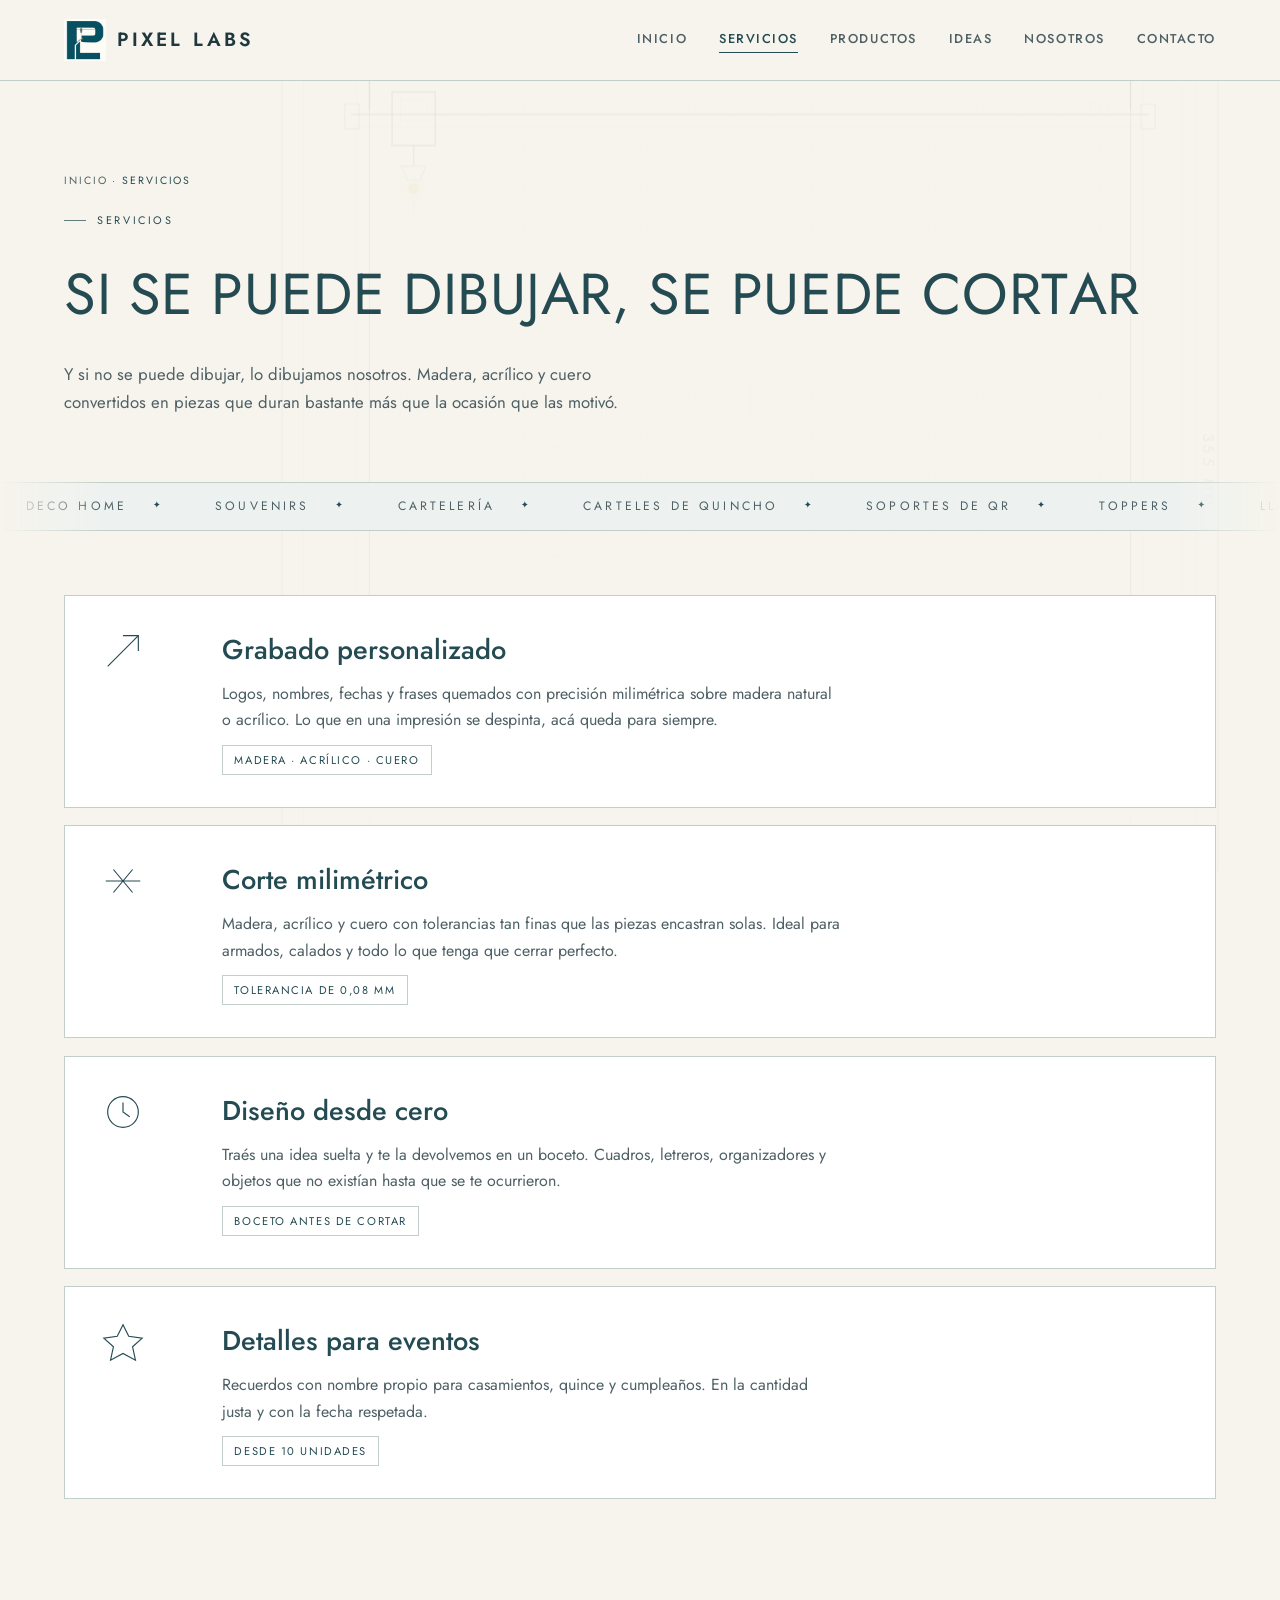
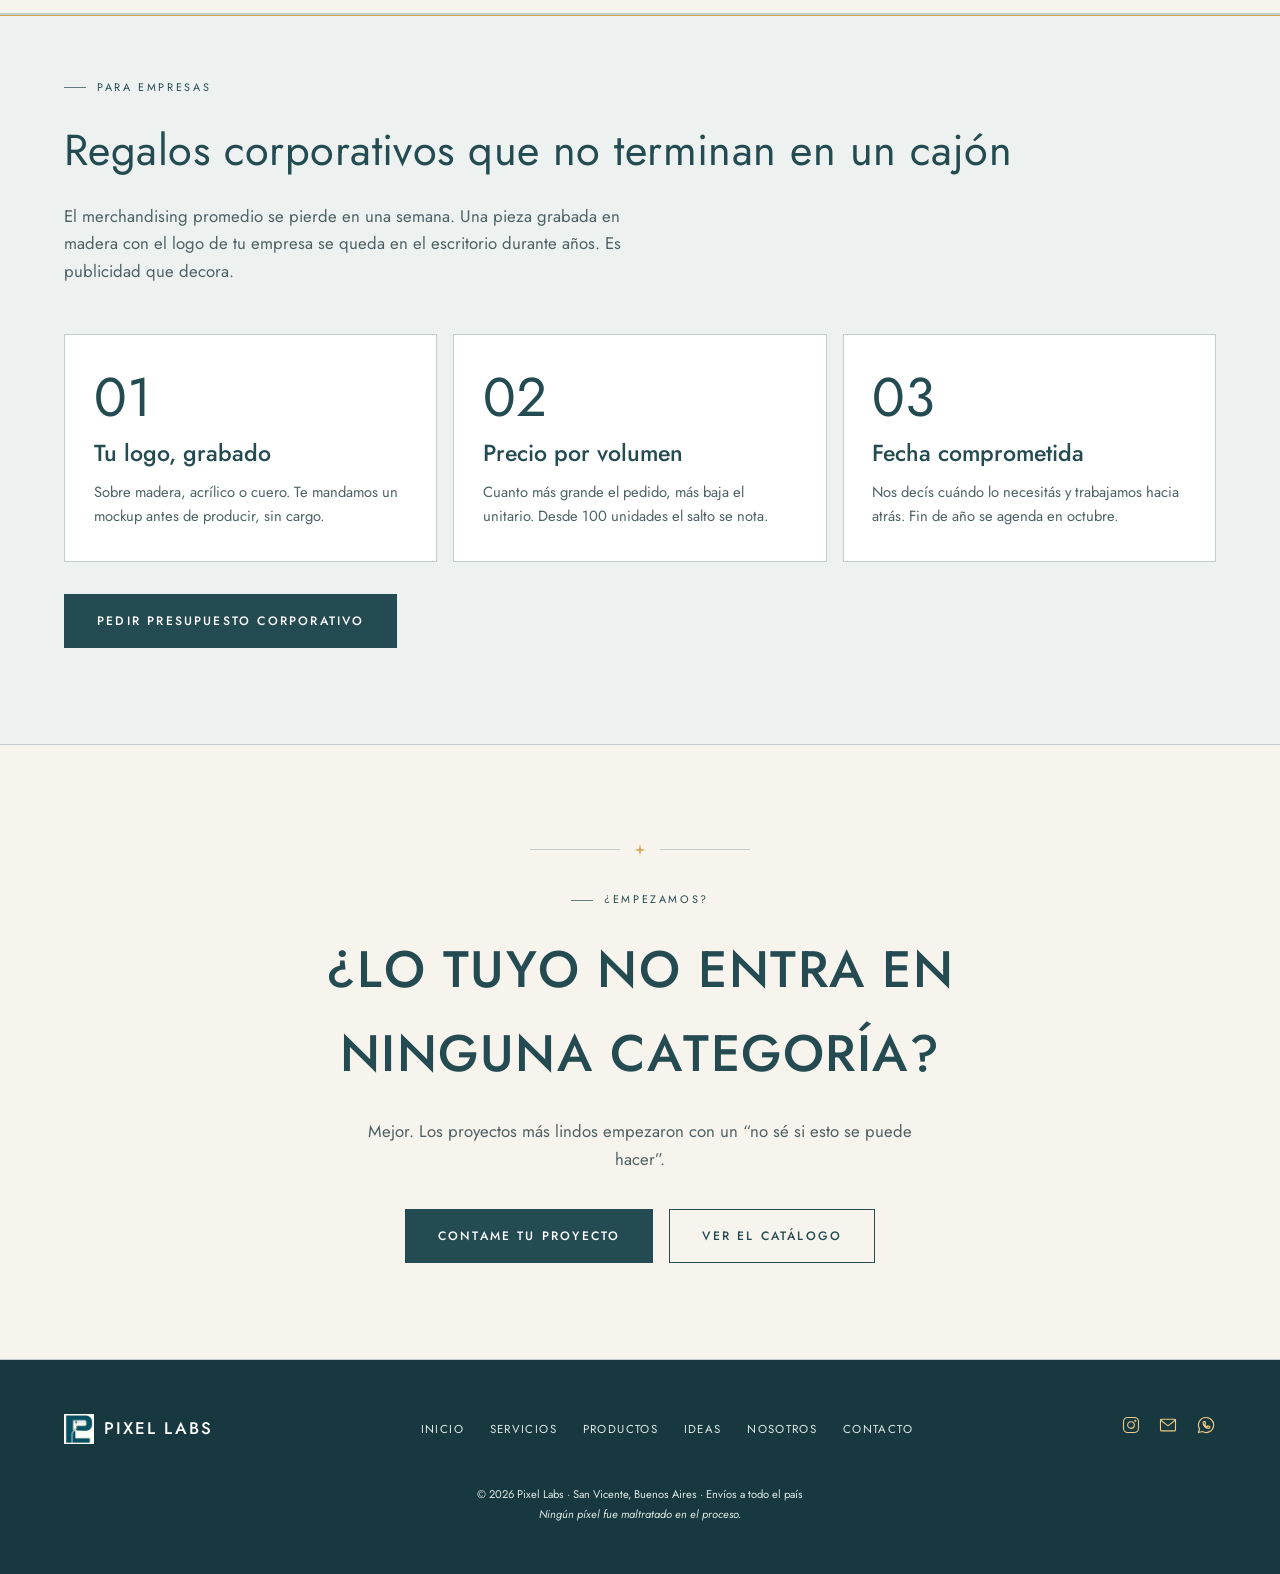
<file: pixel-labs-web/servicios.html>
<!DOCTYPE html>
<html lang="es-AR">
<head>
<meta charset="UTF-8">
<meta name="viewport" content="width=device-width, initial-scale=1.0">

<!-- Google Tag Manager -->
<script>(function(w,d,s,l,i){w[l]=w[l]||[];w[l].push({'gtm.start':
new Date().getTime(),event:'gtm.js'});var f=d.getElementsByTagName(s)[0],
j=d.createElement(s),dl=l!='dataLayer'?'&l='+l:'';j.async=true;j.src=
'https://www.googletagmanager.com/gtm.js?id='+i+dl;f.parentNode.insertBefore(j,f);
})(window,document,'script','dataLayer','GTM-KTWW93RZ');</script>
<!-- End Google Tag Manager -->

<title>Grabado a Medida, Regalos con Logo y Souvenirs | Pixel Labs</title>
<meta name="description" content="Grabamos tu logo, tu foto o tu idea en madera, acrílico y cuero. Souvenirs para eventos y regalos de empresa, con boceto aprobado antes de producir.">
<meta name="keywords" content="regalos empresariales personalizados, grabado de logo en madera, souvenirs para casamientos y 15 años, cartelería para comercios, soporte de QR para mostrador, cartel de quincho personalizado, llaveros numerados para hoteles, números de puerta en acrílico, corte de acrílico a medida">
<meta name="theme-color" content="#F7F4ED">
<!-- ===== DOMINIO =====
     Estas URLs apuntan a https://www.pixellabs.com.ar
     ORDEN IMPORTANTE al publicar:
       1) conectá pixellabs.com.ar como Custom Domain del Worker en Cloudflare
       2) recién ahí hacé el deploy
     Si deployás antes de conectar el dominio, Google va a leer un canonical
     que todavía no resuelve. Si necesitás publicar ya y conectar el dominio
     después, reemplazá en los 7 HTML + sitemap.xml + robots.txt:
       https://www.pixellabs.com.ar  ->  https://pixel-labs-web.rodrigo-s-diaz09.workers.dev -->
<link rel="canonical" href="https://www.pixellabs.com.ar/servicios">
<meta property="og:url" content="https://www.pixellabs.com.ar/servicios">
<link rel="icon" type="image/png" sizes="512x512" href="favicon-512-petroleo.png">
<link rel="icon" type="image/png" sizes="32x32" href="favicon-32-petroleo.png">
<link rel="apple-touch-icon" href="apple-touch-icon-petroleo.png">
<meta property="og:title" content="Grabado a Medida, Regalos con Logo y Souvenirs | Pixel Labs">
<meta property="og:description" content="Grabamos tu logo, tu foto o tu idea en madera, acrílico y cuero. Souvenirs para eventos y regalos de empresa, con boceto aprobado antes de producir.">
<meta property="og:type" content="website">
<meta property="og:locale" content="es_AR">
<meta property="og:image" content="https://www.pixellabs.com.ar/images/compartir.jpg">
<meta property="og:image:width" content="1200">
<meta property="og:image:height" content="630">
<meta property="og:image:alt" content="Pixel Labs — grabado y corte láser en San Vicente, Buenos Aires">
<meta property="og:site_name" content="Pixel Labs">
<meta name="twitter:card" content="summary_large_image">
<meta name="twitter:image" content="https://www.pixellabs.com.ar/images/compartir.jpg">
<meta name="author" content="Pixel Labs">
<meta name="geo.region" content="AR-B">
<meta name="geo.placename" content="San Vicente, Buenos Aires">
<link rel="preconnect" href="https://fonts.googleapis.com">
<link rel="preconnect" href="https://fonts.gstatic.com" crossorigin>
<link href="https://fonts.googleapis.com/css2?family=Cormorant+Garamond:ital,wght@0,400;0,500;1,500&family=Jost:wght@300;400;500&display=swap" rel="stylesheet">
<link rel="stylesheet" href="style.css?v=20260921-1">
<link rel="stylesheet" href="theme-petroleo.css?v=20260922-1">

<!-- ===================== MEDICIÓN =====================
     Pegá acá tu GA4 y tu Píxel de Meta. El resto ya está cableado:
     script.js dispara el evento "contacto_whatsapp" en CADA clic a WhatsApp.

<script async src="https://www.googletagmanager.com/gtag/js?id=G-XXXXXXX"></script>
<script>
  window.dataLayer=window.dataLayer||[];function gtag(){dataLayer.push(arguments);}
  gtag('js',new Date());gtag('config','G-XXXXXXX');
</script>
     ==================================================== -->

</head>
<body>
<!-- Google Tag Manager (noscript) -->
<noscript><iframe src="https://www.googletagmanager.com/ns.html?id=GTM-KTWW93RZ"
title="Google Tag Manager" height="0" width="0" style="display:none;visibility:hidden"></iframe></noscript>
<!-- End Google Tag Manager (noscript) -->
<a class="skip-link" href="#main">Ir al contenido</a>

<div class="boot" aria-hidden="true">
  <div class="boot-inner">
    <div class="boot-mark">Pixel Labs</div>
    <div class="boot-bar"></div>
    <p class="boot-note">Calibrando el láser</p>
  </div>
</div>

<div class="scan-progress" aria-hidden="true"></div>
<div class="grain" aria-hidden="true"></div>
<div class="vignette" aria-hidden="true"></div>
<div class="cursor-ring" aria-hidden="true"></div>
<div class="cursor-dot" aria-hidden="true"></div>
<div class="wipe" aria-hidden="true"></div>

<!-- ==========================================================================
     FONDO: plano técnico de la Creality Falcon2 Pro S 22W, dibujado en vectores.
     Va fijo detrás de todo el contenido. El cabezal recorre el área de trabajo
     y el trazo se dibuja solo, como en un corte real.
     ========================================================================== -->
<div class="blueprint" aria-hidden="true">
<svg viewBox="0 0 1400 1120" xmlns="http://www.w3.org/2000/svg" role="presentation">
  <defs>
    <pattern id="bpGrid" width="40" height="40" patternUnits="userSpaceOnUse">
      <path d="M40 0 H0 V40" class="bp-faint"/>
    </pattern>
    <filter id="bpGlow" x="-160%" y="-160%" width="420%" height="420%">
      <feGaussianBlur stdDeviation="7" result="b"/>
      <feMerge><feMergeNode in="b"/><feMergeNode in="SourceGraphic"/></feMerge>
    </filter>
  </defs>

  <!-- papel milimetrado -->
  <rect x="330" y="215" width="740" height="675" fill="url(#bpGrid)"/>

  <!-- chasis cerrado -->
  <rect x="245" y="120" width="910" height="865" class="bp-line"/>
  <rect x="266" y="141" width="868" height="823" class="bp-faint"/>
  <path d="M245 205 H1155" class="bp-faint"/>
  <path d="M245 900 H1155" class="bp-faint"/>
  <rect x="245" y="120" width="910" height="85" class="bp-fillsoft"/>

  <!-- panel y parada de emergencia -->
  <circle cx="1085" cy="163" r="17" class="bp-line"/>
  <circle cx="1085" cy="163" r="9" class="bp-faint"/>
  <path d="M300 155 H420 M300 172 H380" class="bp-faint"/>
  <text x="300" y="190" class="bp-txt sm">Falcon2 Pro S</text>

  <!-- área de trabajo 355 x 390 mm -->
  <rect x="330" y="215" width="740" height="675" class="bp-line"/>
  <path d="M330 245 V215 H360 M1040 215 H1070 V245 M1070 860 V890 H1040 M360 890 H330 V860" class="bp-strong"/>

  <!-- rieles Y -->
  <path d="M330 215 V890 M1070 215 V890" class="bp-faint"/>
  <path d="M318 215 V890 M1082 215 V890" class="bp-faint"/>

  <!-- pórtico + cabezal -->
  <g class="bp-gantry">
    <path d="M312 250 H1088" class="bp-strong"/>
    <path d="M312 262 H1088" class="bp-faint"/>
    <rect x="306" y="240" width="14" height="24" class="bp-line"/>
    <rect x="1080" y="240" width="14" height="24" class="bp-line"/>
    <g class="bp-head">
      <rect x="352" y="228" width="42" height="52" class="bp-strong"/>
      <rect x="360" y="236" width="26" height="20" class="bp-faint"/>
      <path d="M373 280 V300" class="bp-strong"/>
      <path d="M361 300 H385 L379 314 H367 Z" class="bp-line"/>
      <circle cx="373" cy="322" r="5" fill="#E7CD8F" class="bp-spark" filter="url(#bpGlow)"/>
      <path d="M373 330 V352 M357 340 H389" class="bp-faint"/>
    </g>
  </g>

  <!-- lo que el láser está cortando: un cartel con la marca.
       pathLength normaliza el trazo para que la animación funcione
       sin importar el largo real del contorno. -->
  <g class="bp-sign">
    <path class="bp-path" pathLength="1500"
          d="M492 548 h416 a22 22 0 0 1 22 22 v112 a22 22 0 0 1 -22 22 h-416 a22 22 0 0 1 -22 -22 v-112 a22 22 0 0 1 22 -22 z"/>
    <path class="bp-path bp-path-b" pathLength="1500"
          d="M510 566 h380 a9 9 0 0 1 9 9 v102 a9 9 0 0 1 -9 9 h-380 a9 9 0 0 1 -9 -9 v-102 a9 9 0 0 1 9 -9 z"/>
    <circle cx="512" cy="568" r="5.5" class="bp-faint"/>
    <circle cx="888" cy="568" r="5.5" class="bp-faint"/>
    <circle cx="512" cy="684" r="5.5" class="bp-faint"/>
    <circle cx="888" cy="684" r="5.5" class="bp-faint"/>
    <path d="M700 548 V512 M676 512 h48" class="bp-faint"/>
    <text x="700" y="648" class="bp-sign-txt" text-anchor="middle">PixelLabs</text>
    <text x="700" y="676" class="bp-sign-sub" text-anchor="middle">grabado y corte láser</text>
  </g>

  <!-- cotas -->
  <path d="M330 940 H1070 M330 932 V948 M1070 932 V948" class="bp-faint"/>
  <text x="660" y="968" class="bp-txt">390 mm</text>
  <path d="M1120 215 V890 M1112 215 H1128 M1112 890 H1128" class="bp-faint"/>
  <text x="1140" y="560" class="bp-txt" transform="rotate(90 1140 560)">355 mm</text>

  <!-- rótulo -->
  <path d="M780 1000 H1155 M780 1000 V1085 M780 1042 H1155" class="bp-faint"/>
  <text x="795" y="1028" class="bp-txt">Creality Falcon2 Pro S</text>
  <text x="795" y="1070" class="bp-txt sm">22 W · 455 nm · Clase 1 · 0,08 mm</text>

  <!-- referencias sueltas -->
  <text x="250" y="1028" class="bp-txt sm">Cámara de posicionamiento</text>
  <text x="250" y="1070" class="bp-txt sm">Asistencia de aire integrada</text>
  <circle cx="1040" cy="245" r="9" class="bp-faint"/>
  <path d="M1031 236 L1049 254 M1049 236 L1031 254" class="bp-faint"/>
</svg>
</div>

<!-- BARRA DE ANUNCIO: cambiá el texto y la fecha según la temporada. Para ocultarla, borrá este bloque entero. -->
<div class="announce">
  <span>Día de la Madre · cerramos agenda el 5 de octubre <span class="count-down" data-deadline="2026-10-05T23:59:59-03:00"></span></span>
  <button type="button" class="announce-close" aria-label="Cerrar aviso">✕</button>
</div>

<header class="site-header">
  <a class="brand" href="/">
    <img class="brand-mark" src="images/logo-monograma-2026.png" alt="Pixel Labs — grabado y corte láser" width="40" height="40">
    PIXEL LABS
  </a>
  <nav class="main-nav" id="mainNav">
    <a href="/">Inicio</a>
    <a href="/servicios">Servicios</a>
    <a href="/productos">Productos</a>
    <a href="/ideas">Ideas</a>
    <a href="/nosotros">Nosotros</a>
    <a href="/contacto">Contacto</a>
  </nav>
  <button type="button" class="nav-toggle" id="navToggle" aria-label="Abrir menú" aria-controls="mainNav" aria-expanded="false">☰</button>
</header>

<main id="main">

<div class="page-hero">
  <p class="crumbs"><a href="/">Inicio</a> · <span>Servicios</span></p>
  <p class="eyebrow">Servicios</p>
  <h1 data-engrave>Si se puede dibujar, se puede cortar</h1>
  <p class="lede">Y si no se puede dibujar, lo dibujamos nosotros. Madera, acrílico y cuero convertidos en piezas que duran bastante más que la ocasión que las motivó.</p>
</div>

<div class="ticker" aria-hidden="true">
  <div class="ticker-track">
    <span>Deco home</span><span>Souvenirs</span><span>Cartelería</span><span>Carteles de quincho</span><span>Soportes de QR</span><span>Toppers</span><span>Llaveros</span><span>Números de puerta</span><span>Etiquetas</span><span>Stencils</span><span>Retratos de mascota</span><span>Regalos corporativos</span>
    <span>Deco home</span><span>Souvenirs</span><span>Cartelería</span><span>Carteles de quincho</span><span>Soportes de QR</span><span>Toppers</span><span>Llaveros</span><span>Números de puerta</span><span>Etiquetas</span><span>Stencils</span><span>Retratos de mascota</span><span>Regalos corporativos</span>
  </div>
</div>

<section>
  <div class="service-row" data-reveal>
    <svg class="service-icon" viewBox="0 0 48 48" fill="none" aria-hidden="true"><path d="M8 40 L40 8 M24 8 H40 V24" stroke="currentColor" stroke-width="1.2"/></svg>
    <div>
      <h2>Grabado personalizado</h2>
      <p>Logos, nombres, fechas y frases quemados con precisión milimétrica sobre madera natural o acrílico. Lo que en una impresión se despinta, acá queda para siempre.</p>
      <span class="price-hint">Madera · Acrílico · Cuero</span>
    </div>
  </div>

  <div class="service-row" data-reveal style="--d:80ms">
    <svg class="service-icon" viewBox="0 0 48 48" fill="none" aria-hidden="true"><path d="M6 24 H42 M14 12 L34 36 M34 12 L14 36" stroke="currentColor" stroke-width="1.2"/></svg>
    <div>
      <h2>Corte milimétrico</h2>
      <p>Madera, acrílico y cuero con tolerancias tan finas que las piezas encastran solas. Ideal para armados, calados y todo lo que tenga que cerrar perfecto.</p>
      <span class="price-hint">Tolerancia de 0,08 mm</span>
    </div>
  </div>

  <div class="service-row" data-reveal style="--d:160ms">
    <svg class="service-icon" viewBox="0 0 48 48" fill="none" aria-hidden="true"><circle cx="24" cy="24" r="16" stroke="currentColor" stroke-width="1.2"/><path d="M24 14 V24 L31 29" stroke="currentColor" stroke-width="1.2"/></svg>
    <div>
      <h2>Diseño desde cero</h2>
      <p>Traés una idea suelta y te la devolvemos en un boceto. Cuadros, letreros, organizadores y objetos que no existían hasta que se te ocurrieron.</p>
      <span class="price-hint">Boceto antes de cortar</span>
    </div>
  </div>

  <div class="service-row" data-reveal style="--d:240ms">
    <svg class="service-icon" viewBox="0 0 48 48" fill="none" aria-hidden="true"><path d="M24 6 L30 18 L44 20 L34 29 L37 43 L24 36 L11 43 L14 29 L4 20 L18 18 Z" stroke="currentColor" stroke-width="1.2"/></svg>
    <div>
      <h2>Detalles para eventos</h2>
      <p>Recuerdos con nombre propio para casamientos, quince y cumpleaños. En la cantidad justa y con la fecha respetada.</p>
      <span class="price-hint">Desde 10 unidades</span>
    </div>
  </div>
</section>

<div class="hr-divider"></div>

<section class="section-glass" aria-labelledby="t-corp">
  <div class="section-head" data-reveal>
    <p class="eyebrow">Para empresas</p>
    <h2 id="t-corp" data-engrave>Regalos corporativos que no terminan en un cajón</h2>
    <p class="lede">El merchandising promedio se pierde en una semana. Una pieza grabada en madera con el logo de tu empresa se queda en el escritorio durante años. Es publicidad que decora.</p>
  </div>

  <div class="steps">
    <article class="step" data-reveal>
      <span class="step-n">01</span>
      <h3>Tu logo, grabado</h3>
      <p>Sobre madera, acrílico o cuero. Te mandamos un mockup antes de producir, sin cargo.</p>
    </article>
    <article class="step" data-reveal style="--d:100ms">
      <span class="step-n">02</span>
      <h3>Precio por volumen</h3>
      <p>Cuanto más grande el pedido, más baja el unitario. Desde 100 unidades el salto se nota.</p>
    </article>
    <article class="step" data-reveal style="--d:200ms">
      <span class="step-n">03</span>
      <h3>Fecha comprometida</h3>
      <p>Nos decís cuándo lo necesitás y trabajamos hacia atrás. Fin de año se agenda en octubre.</p>
    </article>
  </div>

  <div class="mt-2" data-reveal>
    <a href="https://wa.me/542224642172?text=%C2%A1Hola%20Pixel%20Labs%21%20Quiero%20un%20presupuesto%20de%20regalos%20corporativos.%20Somos%20una%20empresa%20y%20necesitamos%3A" target="_blank" rel="noopener" class="btn btn-solid spark-hover">Pedir presupuesto corporativo</a>
  </div>
</section>

<section class="cta-final">
  <div class="spark-divider centered"><svg viewBox="0 0 12 12" aria-hidden="true"><path d="M6 0 L7 5 L12 6 L7 7 L6 12 L5 7 L0 6 L5 5 Z" fill="currentColor"/></svg></div>
  <p class="eyebrow centered">¿Empezamos?</p>
  <h2 data-engrave>¿Lo tuyo no entra en ninguna categoría?</h2>
  <p class="lede">Mejor. Los proyectos más lindos empezaron con un “no sé si esto se puede hacer”.</p>
  <div class="hero-actions">
    <a href="https://wa.me/542224642172?text=%C2%A1Hola%20Pixel%20Labs%21%20Tengo%20un%20proyecto%20raro%20y%20quiero%20saber%20si%20se%20puede%20hacer." target="_blank" rel="noopener" class="btn btn-solid spark-hover">Contame tu proyecto</a>
    <a href="/productos" class="btn spark-hover">Ver el catálogo</a>
  </div>
</section></main>

<!-- Vista ampliada del catálogo -->
<div class="lightbox" id="lightbox" role="dialog" aria-modal="true" aria-label="Vista ampliada de la pieza">
  <button class="lb-close" type="button" aria-label="Cerrar">✕</button>
  <button class="lb-nav lb-prev" type="button" aria-label="Anterior">‹</button>
  <button class="lb-nav lb-next" type="button" aria-label="Siguiente">›</button>
  <div class="lb-inner">
    <figure class="lb-fig"><img id="lbImg" src="[data-uri]" alt=""></figure>
    <div class="lb-side">
      <p class="lb-cat" id="lbCat"></p>
      <h3 class="lb-title" id="lbTitle">Detalle de la pieza</h3>
      <p class="lb-desc" id="lbDesc"></p>
      <p class="lb-assurance">Boceto aprobado por vos · Envíos a todo el país</p>
      <a class="btn btn-solid spark-hover" id="lbWa" href="#" target="_blank" rel="noopener">Cotizar esta pieza</a>
      <button class="btn spark-hover" type="button" id="lbPick">Agregar a mi selección</button>
      <button class="btn spark-hover" type="button" id="lbTry" hidden>Verla en mi pared</button>
      <button class="btn spark-hover" type="button" id="lbShare" hidden>Compartir pieza</button>
      <input class="lb-link" id="lbLink" type="text" readonly hidden aria-label="Enlace de esta pieza">
      <p class="lb-status" id="lbStatus" role="status" aria-live="polite"></p>
    </div>
  </div>
</div>

<!-- Bandeja: varias piezas en un solo mensaje -->
<div class="tray" id="tray" role="status" aria-live="polite">
  <span class="tray-n" id="trayN">0</span>
  <span class="tray-t"><b id="trayTitle">piezas elegidas</b><span>Te las mandamos todas en un solo mensaje</span></span>
  <a class="btn btn-solid spark-hover" id="trayGo" href="#" target="_blank" rel="noopener">Cotizar todo</a>
  <button class="tray-clear" type="button" id="trayClear">Vaciar</button>
</div>

<a class="fab" href="https://wa.me/542224642172?text=%C2%A1Hola%20Pixel%20Labs%21%20Quiero%20hacer%20una%20consulta." target="_blank" rel="noopener" aria-label="Escribinos por WhatsApp">
  <span class="fab-label">Escribinos, contestamos</span>
  <svg viewBox="0 0 24 24" fill="none" stroke="currentColor" stroke-width="1.4" aria-hidden="true"><path d="M12 3a9 9 0 0 0-7.8 13.5L3 21l4.7-1.2A9 9 0 1 0 12 3z"/><path d="M8.5 9.3c0 4 3.2 6.7 6.7 6.7c1 0 1.3-.7 1.3-1.3v-1l-2.3-.6-1 1a5 5 0 0 1-2.8-2.8l1-1-.6-2.3h-1c-.6 0-1.3.3-1.3 1.3z"/></svg>
</a>

<footer class="site-footer">
  <div class="footer-brand">
    <img src="images/logo-monograma-2026.png" alt="" width="30" height="30">
    <span>Pixel Labs</span>
  </div>
  <div class="footer-links">
    <a href="/">Inicio</a>
    <a href="/servicios">Servicios</a>
    <a href="/productos">Productos</a>
    <a href="/ideas">Ideas</a>
    <a href="/nosotros">Nosotros</a>
    <a href="/contacto">Contacto</a>
  </div>
  <div class="footer-social">
    <a href="https://instagram.com/PixelLabs.ar" target="_blank" rel="noopener" aria-label="Instagram"><svg viewBox="0 0 24 24" fill="none" stroke="currentColor" stroke-width="1.3" aria-hidden="true"><rect x="3" y="3" width="18" height="18" rx="5"/><circle cx="12" cy="12" r="4"/><circle cx="17.2" cy="6.8" r="0.6" fill="currentColor"/></svg></a>
    <a href="mailto:rodrigo.s.diaz09@gmail.com" aria-label="Email"><svg viewBox="0 0 24 24" fill="none" stroke="currentColor" stroke-width="1.3" aria-hidden="true"><rect x="3" y="5" width="18" height="14" rx="1"/><path d="M3 6 L12 13 L21 6"/></svg></a>
    <a href="https://wa.me/542224642172?text=%C2%A1Hola%20Pixel%20Labs%21%20Quiero%20hacer%20una%20consulta." target="_blank" rel="noopener" aria-label="WhatsApp"><svg viewBox="0 0 24 24" fill="none" stroke="currentColor" stroke-width="1.4" aria-hidden="true"><path d="M12 3a9 9 0 0 0-7.8 13.5L3 21l4.7-1.2A9 9 0 1 0 12 3z"/><path d="M8.5 9.3c0 4 3.2 6.7 6.7 6.7c1 0 1.3-.7 1.3-1.3v-1l-2.3-.6-1 1a5 5 0 0 1-2.8-2.8l1-1-.6-2.3h-1c-.6 0-1.3.3-1.3 1.3z"/></svg></a>
  </div>
  <p class="footer-copy">
    © 2026 Pixel Labs · San Vicente, Buenos Aires · Envíos a todo el país
    <span class="joke">Ningún píxel fue maltratado en el proceso.</span>
  </p>
</footer>

<script src="script.js?v=20260921-1"></script>
</body>
</html>
</file>
<file: style.css>
/* =============================================================
   PIXEL LABS — SISTEMA VISUAL
   Estética: taller de luz. Oro sobre negro, grano de película,
   texto que se graba, láser que corta.
   ============================================================= */

:root {
  --bg: #0D0D0D;
  --bg-raised: #161512;
  --bg-light: #F3EEE2;
  --bg-light-raised: #EAE2D0;
  --ink: #F4EFE4;
  --ink-soft: #C2B49C;
  --ink-on-light: #211B12;
  --ink-on-light-soft: #6B5E48;
  --gold: #C9A24B;
  --gold-light: #E7CD8F;
  --gold-deep: #8A6B2E;
  --gold-dim: rgba(201, 162, 75, 0.32);
  --line: rgba(201, 162, 75, 0.16);
  --line-on-light: rgba(138, 107, 46, 0.22);
  --wa: #25D366;

  --font-display: 'Cormorant Garamond', serif;
  --font-body: 'Jost', sans-serif;

  --radius: 0px;              /* la marca es de cortes rectos: sin redondeo */
  --ease: cubic-bezier(.22, 1, .36, 1);
  --header-h: 78px;
}

* { box-sizing: border-box; }

/* hidden debe ganar también a los componentes que declaran display:flex.
   Evita ofrecer el probador en piezas que no tienen recorte disponible. */
[hidden] { display: none !important; }

html {
  scroll-behavior: smooth;
  scroll-padding-top: calc(var(--header-h) + 24px);
  overflow-x: hidden;   /* los reveals laterales no deben generar scroll horizontal */
}

body {
  margin: 0;
  background: radial-gradient(ellipse 120% 80% at 50% 0%, #3A3527 0%, #221E16 55%, #131110 100%);
  background-attachment: fixed;
  color: var(--ink);
  font-family: var(--font-body);
  font-weight: 300;
  line-height: 1.65;
  -webkit-font-smoothing: antialiased;
  overflow-x: hidden;
}
body.is-locked { overflow: hidden; }

a { color: inherit; text-decoration: none; }
img, video { max-width: 100%; }

h1, h2, h3 {
  font-family: var(--font-display);
  font-weight: 500;
  margin: 0;
  color: var(--ink);
}

::selection { background: var(--gold); color: var(--bg); }

/* Scrollbar con carácter */
::-webkit-scrollbar { width: 10px; height: 10px; }
::-webkit-scrollbar-track { background: #111010; }
::-webkit-scrollbar-thumb { background: linear-gradient(var(--gold-deep), var(--gold)); border: 2px solid #111010; }
::-webkit-scrollbar-thumb:hover { background: var(--gold); }

/* =============================================================
   CAPAS DE ATMÓSFERA — grano + viñeta
   ============================================================= */
.grain, .vignette {
  position: fixed; inset: 0; pointer-events: none; z-index: 9998;
}
.grain {
  opacity: 0.045;
  mix-blend-mode: overlay;
  background-image: url("data:image/svg+xml,%3Csvg xmlns='http://www.w3.org/2000/svg' width='200' height='200'%3E%3Cfilter id='n'%3E%3CfeTurbulence type='fractalNoise' baseFrequency='0.85' numOctaves='3'/%3E%3C/filter%3E%3Crect width='200' height='200' filter='url(%23n)'/%3E%3C/svg%3E");
  animation: grainShift 8s steps(6) infinite;
}
@keyframes grainShift {
  0%,100% { transform: translate(0,0); }
  20% { transform: translate(-3%, 2%); }
  40% { transform: translate(2%, -3%); }
  60% { transform: translate(-2%, -2%); }
  80% { transform: translate(3%, 1%); }
}
.vignette {
  background: radial-gradient(ellipse 90% 70% at 50% 45%, transparent 40%, rgba(0,0,0,0.55) 100%);
  z-index: 1;
}

/* =============================================================
   BARRA DE PROGRESO DE SCROLL — el corte que avanza
   ============================================================= */
.scan-progress {
  position: fixed; top: 0; left: 0; height: 2px; width: 0%;
  background: linear-gradient(90deg, transparent, var(--gold-light) 60%, #fff);
  box-shadow: 0 0 12px 1px var(--gold);
  z-index: 9999;
  transition: width 0.08s linear;
}

/* =============================================================
   PRELOADER — el láser calibra
   ============================================================= */
.boot {
  position: fixed; inset: 0; z-index: 10000;
  background: #0B0A09;
  display: grid; place-items: center;
  transition: opacity 0.5s var(--ease), visibility 0.5s;
}
.boot.is-done { opacity: 0; visibility: hidden; }
.boot-inner { text-align: center; }
.boot-mark {
  font-family: var(--font-display);
  font-size: clamp(1.4rem, 4vw, 2.2rem);
  letter-spacing: 0.4em;
  text-transform: uppercase;
  color: var(--ink);
  padding-left: 0.4em;
}
.boot-bar {
  width: min(220px, 50vw); height: 1px; margin: 1.2rem auto 0;
  background: rgba(201,162,75,0.2); overflow: hidden;
}
.boot-bar::after {
  content: ''; display: block; height: 100%; width: 40%;
  background: var(--gold-light); box-shadow: 0 0 10px var(--gold);
  animation: bootSweep 0.9s var(--ease) infinite;
}
@keyframes bootSweep { from { transform: translateX(-100%); } to { transform: translateX(350%); } }
.boot-note {
  margin-top: 0.9rem; font-size: 0.62rem; letter-spacing: 0.28em;
  text-transform: uppercase; color: var(--ink-soft);
}

/* =============================================================
   CURSOR LÁSER (solo puntero fino)
   ============================================================= */
.cursor-dot, .cursor-ring { position: fixed; top: 0; left: 0; pointer-events: none; z-index: 9997; opacity: 0; }
.cursor-dot {
  width: 6px; height: 6px; background: var(--gold-light); border-radius: 50%;
  box-shadow: 0 0 10px 2px rgba(231,205,143,0.8);
  transition: opacity 0.3s, transform 0.12s var(--ease);
}
.cursor-ring {
  width: 34px; height: 34px; border: 1px solid var(--gold-dim); border-radius: 50%;
  transition: opacity 0.3s, width 0.3s var(--ease), height 0.3s var(--ease), border-color 0.3s, background 0.3s;
}
body.cursor-on .cursor-dot, body.cursor-on .cursor-ring { opacity: 1; }
body.cursor-hot .cursor-ring {
  width: 54px; height: 54px; border-color: var(--gold);
  background: rgba(201,162,75,0.08);
}
body.cursor-hot .cursor-dot { transform: scale(0.4); }
@media (hover: none), (pointer: coarse) {
  .cursor-dot, .cursor-ring { display: none !important; }
}

/* =============================================================
   BARRA DE ANUNCIO — urgencia estacional
   ============================================================= */
.announce {
  position: relative; z-index: 101;
  display: flex; align-items: center; justify-content: center; gap: 0.8rem;
  padding: 0.55rem 3rem 0.55rem 1rem;
  background: linear-gradient(90deg, var(--gold-deep), var(--gold), var(--gold-deep));
  background-size: 200% 100%;
  animation: announceShift 6s linear infinite;
  color: #16120A;
  font-size: 0.72rem; letter-spacing: 0.12em; text-transform: uppercase; font-weight: 500;
  text-align: center;
}
@keyframes announceShift { to { background-position: 200% 0; } }
.announce a { border-bottom: 1px solid rgba(22,18,10,0.5); font-weight: 500; }
.announce-close {
  position: absolute; right: 0.8rem; top: 50%; transform: translateY(-50%);
  background: none; border: 0; color: #16120A; font-size: 1rem; cursor: pointer; line-height: 1; padding: 0.2rem;
}
body.announce-off .announce { display: none; }

/* =============================================================
   HEADER
   ============================================================= */
.site-header {
  position: sticky; top: 0; z-index: 100;
  display: flex; align-items: center; justify-content: space-between;
  padding: 1.2rem 5%;
  background: rgba(16, 14, 11, 0.42);
  backdrop-filter: blur(14px) saturate(130%);
  -webkit-backdrop-filter: blur(14px) saturate(130%);
  border-bottom: 1px solid var(--line);
  transition: padding 0.35s var(--ease), background 0.35s;
}
.site-header.is-stuck { padding: 0.7rem 5%; background: rgba(13, 12, 10, 0.82); }

.brand {
  display: flex; align-items: center; gap: 0.7rem;
  font-family: var(--font-display); font-size: 1.2rem;
  letter-spacing: 0.16em; text-transform: uppercase; color: var(--ink);
}
.brand-mark {
  width: 34px; height: 34px; border-radius: 50%; object-fit: cover;
  transition: transform 0.6s var(--ease), box-shadow 0.4s;
}
.brand:hover .brand-mark { transform: rotate(180deg); box-shadow: 0 0 18px var(--gold-dim); }

.main-nav { display: flex; gap: 2rem; font-size: 0.8rem; letter-spacing: 0.12em; text-transform: uppercase; }
.main-nav a { position: relative; color: var(--ink-soft); padding-bottom: 4px; transition: color 0.3s; }
.main-nav a::after {
  content: ''; position: absolute; left: 0; bottom: 0; width: 100%; height: 1px;
  background: var(--gold); transform: scaleX(0); transform-origin: left;
  transition: transform 0.35s var(--ease);
}
.main-nav a:hover, .main-nav a.active { color: var(--gold); }
.main-nav a:hover::after, .main-nav a.active::after { transform: scaleX(1); }

.nav-toggle {
  display: none; background: none; border: 1px solid var(--gold); color: var(--gold);
  width: 42px; height: 42px; cursor: pointer; font-size: 1rem;
}

@media (max-width: 900px) {
  .main-nav {
    position: fixed; inset: 0;
    background: rgba(10, 9, 8, 0.97);
    backdrop-filter: blur(20px);
    flex-direction: column; align-items: flex-start; justify-content: center;
    padding: 8% 10%; gap: 1.4rem; font-size: 1.35rem; letter-spacing: 0.14em;
    transform: translateX(100%); transition: transform 0.5s var(--ease);
  }
  .main-nav a { color: var(--ink); opacity: 0; transform: translateX(30px); }
  .main-nav.open { transform: translateX(0); }
  .main-nav.open a { animation: navIn 0.5s var(--ease) forwards; }
  .main-nav.open a:nth-child(1) { animation-delay: 0.08s; }
  .main-nav.open a:nth-child(2) { animation-delay: 0.14s; }
  .main-nav.open a:nth-child(3) { animation-delay: 0.20s; }
  .main-nav.open a:nth-child(4) { animation-delay: 0.26s; }
  .main-nav.open a:nth-child(5) { animation-delay: 0.32s; }
  .nav-toggle { display: block; z-index: 110; }
}
@keyframes navIn { to { opacity: 1; transform: translateX(0); } }

/* =============================================================
   TIPOGRAFÍA DE APOYO
   ============================================================= */
.eyebrow {
  font-family: var(--font-body); font-size: 0.68rem; font-weight: 400;
  letter-spacing: 0.24em; text-transform: uppercase; color: var(--gold);
  margin: 0 0 1.1rem; display: flex; align-items: center; gap: 0.7rem;
}
.eyebrow::before {
  content: ''; width: 22px; height: 1px; background: var(--gold); flex: none; opacity: 0.7;
}
.eyebrow.centered { justify-content: center; }

.lede { color: var(--ink-soft); font-size: 1.05rem; max-width: 56ch; }
.lede + .lede { margin-top: 1rem; }

.section-head { max-width: 680px; margin-bottom: 3rem; }
.section-head h2 { font-size: clamp(1.9rem, 3.4vw, 2.7rem); letter-spacing: 0.01em; font-weight: 400; }

section { padding: 4rem 5% 6rem; max-width: 1300px; margin: 0 auto; position: relative; z-index: 2; }

.hr-divider { height: 1px; background: var(--line); max-width: 1300px; margin: 0 auto; position: relative; z-index: 2; }

/* =============================================================
   TEXTO GRABADO — cada letra la quema el láser
   ============================================================= */
.engrave { display: inline; }
.engrave .w { display: inline-block; white-space: nowrap; }
.js .engrave .ch {
  display: inline-block;
  opacity: 0;
  transform: translateY(0.35em);
  filter: blur(6px);
  will-change: opacity, transform, filter;
}
.engrave.is-on .ch {
  animation: burnIn 0.62s var(--ease) forwards;
  animation-delay: calc(var(--i) * 26ms);
}
@keyframes burnIn {
  0%   { opacity: 0; transform: translateY(0.35em); filter: blur(6px); color: var(--gold-light); text-shadow: 0 0 18px var(--gold); }
  55%  { opacity: 1; color: var(--gold-light); text-shadow: 0 0 14px var(--gold-dim); }
  100% { opacity: 1; transform: translateY(0); filter: blur(0); text-shadow: none; }
}

/* =============================================================
   REVELADOS AL SCROLL
   ============================================================= */
/* El estado oculto solo se aplica si JS está vivo (html.js lo agrega script.js).
   Sin JS, o si algo falla, el contenido se ve igual. */
.js [data-reveal] {
  opacity: 0;
  transform: translateY(26px);
  transition: opacity 0.75s var(--ease), transform 0.75s var(--ease);
  transition-delay: var(--d, 0ms);
}
.js [data-reveal].is-in { opacity: 1; transform: none; }
.js [data-reveal="left"]  { transform: translateX(-32px); }
.js [data-reveal="right"] { transform: translateX(32px); }
.js [data-reveal="zoom"]  { transform: scale(0.94); }
.js [data-reveal="cut"]   { clip-path: inset(0 100% 0 0); transform: none; opacity: 1; transition: clip-path 0.9s var(--ease); }
.js [data-reveal="cut"].is-in { clip-path: inset(0 0 0 0); }
/* En pantallas chicas los desplazamientos laterales se vuelven verticales:
   32px hacia el costado alcanzan para sacar scroll horizontal. */
@media (max-width: 900px) {
  .js [data-reveal="left"], .js [data-reveal="right"] { transform: translateY(26px); }
}

/* =============================================================
   BOTONES
   ============================================================= */
.btn {
  position: relative; display: inline-flex; align-items: center; justify-content: center; gap: 0.6rem;
  font-family: var(--font-body); font-size: 0.76rem; letter-spacing: 0.18em; text-transform: uppercase;
  padding: 1rem 2rem; border: 1px solid var(--gold); color: var(--ink);
  background: transparent; cursor: pointer; overflow: hidden; isolation: isolate;
  transition: color 0.35s, box-shadow 0.35s, transform 0.25s var(--ease);
}
.btn::before {
  content: ''; position: absolute; inset: 0; background: var(--gold);
  transform: scaleX(0); transform-origin: left;
  transition: transform 0.45s var(--ease); z-index: -1;
}
.btn:hover::before, .btn:focus-visible::before { transform: scaleX(1); }
.btn:hover, .btn:focus-visible { color: var(--bg); box-shadow: 0 0 26px rgba(201,162,75,0.28); }
.btn:active { transform: scale(0.975); }
.btn-solid { background: var(--gold); color: var(--bg); }
.btn-solid::before { background: var(--gold-light); }
.btn:focus-visible { outline: 1px solid var(--gold-light); outline-offset: 3px; }
.btn-wa { border-color: var(--wa); }
.btn-wa::before { background: var(--wa); }
.btn-wa:hover { color: #062d13; box-shadow: 0 0 26px rgba(37,211,102,0.3); }
.btn-sm { padding: 0.72rem 1.3rem; font-size: 0.68rem; }

/* chispa al pasar */
.spark-hover { position: relative; }
.spark-hover::after {
  content: ''; position: absolute; top: 50%; left: 50%;
  width: 6px; height: 6px; background: var(--gold-light); border-radius: 50%;
  opacity: 0; transform: translate(-50%, -50%) scale(0);
  box-shadow: 0 0 8px 2px var(--gold-light); pointer-events: none;
  transition: opacity 0.5s ease, transform 0.5s ease;
}
.spark-hover:hover::after {
  opacity: 0.8; transform: translate(-50%, -50%) scale(2.2);
  transition: opacity 0.7s ease-out, transform 0.7s ease-out;
}

/* =============================================================
   DIVISOR FIRMA
   ============================================================= */
.spark-divider { display: flex; align-items: center; gap: 0.9rem; margin: 2.2rem 0; width: 100%; max-width: 220px; }
.spark-divider::before, .spark-divider::after { content: ''; flex: 1; height: 1px; background: var(--line); }
.spark-divider svg { width: 12px; height: 12px; color: var(--gold); flex-shrink: 0; animation: sparkPulse 3.4s ease-in-out infinite; }
@keyframes sparkPulse { 0%,100% { opacity: 0.5; transform: scale(1); } 50% { opacity: 1; transform: scale(1.35); } }
.spark-divider.centered { margin-left: auto; margin-right: auto; }

/* =============================================================
   HERO
   ============================================================= */
.hero {
  position: relative; min-height: min(730px, calc(100svh - var(--header-h)));
  display: grid; grid-template-columns: 1.15fr 0.85fr; align-items: center; gap: 3rem;
  padding: 4rem 5%; max-width: 1300px; margin: 0 auto; overflow: hidden;
}
.hero-canvas { position: absolute; inset: 0; z-index: 0; opacity: 0.4; }
.hero-content { position: relative; z-index: 2; max-width: 660px; }
.hero-content h1 {
  font-size: clamp(2.7rem, 5.7vw, 4.7rem);
  letter-spacing: 0.015em; text-transform: uppercase; line-height: 1.04;
}
.hero-content h1 .accent { color: var(--gold-light); display: block; }
.hero-content .lede { margin: 1.6rem 0 2.2rem; font-size: 1.1rem; }
.hero-actions { display: flex; gap: 1rem; flex-wrap: wrap; }
.hero-joke { font-size: 0.76rem; color: var(--ink-soft); margin-top: 1.6rem; opacity: 0.85; font-style: italic; }

.hero-tag { position: relative; z-index: 2; display: flex; flex-direction: column; align-items: center; justify-content: center; gap: 1.2rem; }
.hero-tag-caption { color: var(--gold-light); font-size: 0.76rem; letter-spacing: 0.16em; text-transform: uppercase; margin: 0; }
.hero-tag img, .hero-tag video {
  width: 100%; height: auto; max-width: 420px;
  filter: drop-shadow(0 0 50px rgba(201,162,75,0.22));
  animation: floaty 7s ease-in-out infinite;
}
@keyframes floaty { 0%,100% { transform: translateY(0); } 50% { transform: translateY(-14px); } }

/* línea de escaneo que baja por el hero */
.hero::after {
  content: ''; position: absolute; left: 0; right: 0; height: 2px; top: 0;
  background: linear-gradient(90deg, transparent, var(--gold-light), transparent);
  box-shadow: 0 0 22px 3px rgba(201,162,75,0.45);
  opacity: 0; animation: heroScan 7s var(--ease) 1.2s infinite; z-index: 1; pointer-events: none;
}
@keyframes heroScan {
  0% { top: 0; opacity: 0; }
  8% { opacity: 0.9; }
  55% { opacity: 0.9; }
  70% { top: 100%; opacity: 0; }
  100% { top: 100%; opacity: 0; }
}

.hero-scroll {
  position: absolute; bottom: 1.6rem; left: 50%; transform: translateX(-50%);
  z-index: 2; font-size: 0.6rem; letter-spacing: 0.28em; text-transform: uppercase; color: var(--ink-soft);
  display: flex; flex-direction: column; align-items: center; gap: 0.6rem;
}
.hero-scroll::after {
  content: ''; width: 1px; height: 34px;
  background: linear-gradient(var(--gold), transparent);
  animation: scrollHint 2s ease-in-out infinite;
}
@keyframes scrollHint { 0%,100% { opacity: 0.3; transform: scaleY(0.6); transform-origin: top; } 50% { opacity: 1; transform: scaleY(1); } }

@media (max-width: 900px) {
  .hero { grid-template-columns: 1fr; padding-top: 3rem; min-height: auto; }
  .hero-tag { margin: 1rem 0 0; }
  .hero-tag img, .hero-tag video { max-width: 320px; }
  .hero-scroll { display: none; }
}
@media (max-width: 560px) {
  /* botones al ancho completo: apilados con anchos distintos se ven desprolijos */
  .hero-actions { flex-direction: column; }
  .hero-actions .btn { width: 100%; }
  .announce { font-size: 0.64rem; letter-spacing: 0.08em; padding: 0.5rem 2.4rem 0.5rem 0.8rem; gap: 0.5rem; }
}

/* =============================================================
   TICKER / MARQUEE — banda de palabras
   ============================================================= */
.ticker {
  position: relative; z-index: 2;
  overflow: hidden; border-top: 1px solid var(--line); border-bottom: 1px solid var(--line);
  background: rgba(28, 25, 20, 0.34); padding: 0.85rem 0;
  -webkit-mask-image: linear-gradient(90deg, transparent, #000 8%, #000 92%, transparent);
  mask-image: linear-gradient(90deg, transparent, #000 8%, #000 92%, transparent);
}
.ticker-track { display: flex; width: max-content; animation: tickerRun 34s linear infinite; }
.ticker:hover .ticker-track { animation-play-state: paused; }
.ticker-track span {
  display: inline-flex; align-items: center; gap: 1.6rem; padding: 0 1.6rem;
  font-size: 0.76rem; letter-spacing: 0.26em; text-transform: uppercase; color: var(--ink-soft); white-space: nowrap;
}
.ticker-track span::after { content: '✦'; color: var(--gold); font-size: 0.6rem; }
@keyframes tickerRun { to { transform: translateX(-50%); } }

/* =============================================================
   BARRA DE CONFIANZA
   ============================================================= */
.trust-bar {
  display: grid; grid-template-columns: repeat(4, 1fr); gap: 1px;
  background: var(--line); border: 1px solid var(--line);
  backdrop-filter: blur(14px) saturate(125%); -webkit-backdrop-filter: blur(14px) saturate(125%);
  max-width: 1300px; margin: 0 auto; position: relative; z-index: 2;
}
.trust-item {
  background: rgba(26, 23, 19, 0.42); padding: 1.5rem 1.2rem;
  display: flex; align-items: center; gap: 0.85rem;
  transition: background 0.35s;
}
.trust-item:hover { background: rgba(35, 30, 20, 0.85); }
.trust-item svg { width: 24px; height: 24px; color: var(--gold); flex: none; }
.trust-item span { font-size: 0.8rem; line-height: 1.4; color: var(--ink-soft); }
.trust-item b { display: block; color: var(--ink); font-weight: 400; font-size: 0.88rem; }
@media (max-width: 900px) { .trust-bar { grid-template-columns: repeat(2, 1fr); } }
@media (max-width: 460px) { .trust-item { padding: 1.1rem 0.9rem; } .trust-item span { font-size: 0.72rem; } }

/* =============================================================
   SERVICIOS
   ============================================================= */
.service-row {
  display: grid; grid-template-columns: 90px 1fr; gap: 2rem;
  padding: 2rem 2.2rem; margin-bottom: 1.1rem; align-items: start;
  background: rgba(28, 25, 20, 0.30);
  backdrop-filter: blur(14px) saturate(125%);
  -webkit-backdrop-filter: blur(14px) saturate(125%);
  border: 1px solid var(--line);
  position: relative; overflow: hidden;
  transition: border-color 0.4s, transform 0.4s var(--ease), background 0.4s;
}
.service-row::before {
  content: ''; position: absolute; left: 0; top: 0; bottom: 0; width: 2px;
  background: var(--gold); transform: scaleY(0); transform-origin: top;
  transition: transform 0.5s var(--ease);
}
.service-row:hover { border-color: var(--gold-dim); transform: translateX(6px); background: rgba(32, 28, 20, 0.35); }
.service-row:hover::before { transform: scaleY(1); }
.service-icon { width: 46px; height: 46px; color: var(--gold); transition: transform 0.6s var(--ease); }
.service-row:hover .service-icon { transform: rotate(-8deg) scale(1.1); }
.service-row h2, .service-row h3 { font-size: 1.7rem; margin-bottom: 0.5rem; }
.service-row p { color: var(--ink-soft); max-width: 62ch; margin: 0; }
.service-row .price-hint {
  display: inline-block; margin-top: 0.7rem; font-size: 0.7rem; letter-spacing: 0.14em;
  text-transform: uppercase; color: var(--gold); border: 1px solid var(--line); padding: 0.3rem 0.7rem;
}
@media (max-width: 700px) {
  .service-row { grid-template-columns: 1fr; gap: 1rem; padding: 1.6rem 1.4rem; }
  .service-row h2, .service-row h3 { font-size: 1.35rem; }
}

/* =============================================================
   PROCESO — pasos numerados
   ============================================================= */
.steps { display: grid; grid-template-columns: repeat(3, 1fr); gap: 1rem; counter-reset: step; }
.step {
  position: relative; padding: 2.2rem 1.8rem 2rem;
  background: rgba(28, 25, 20, 0.30);
  backdrop-filter: blur(14px) saturate(125%);
  -webkit-backdrop-filter: blur(14px) saturate(125%);
  border: 1px solid var(--line);
  transition: border-color 0.4s, transform 0.4s var(--ease);
}
.step:hover { border-color: var(--gold-dim); transform: translateY(-6px); }
.step-n {
  font-family: var(--font-display); font-size: 3.4rem; line-height: 1;
  color: transparent; -webkit-text-stroke: 1px var(--gold-dim); display: block; margin-bottom: 0.6rem;
  transition: -webkit-text-stroke-color 0.4s, color 0.4s;
}
.step:hover .step-n { -webkit-text-stroke-color: var(--gold); color: rgba(201,162,75,0.08); }
.step h3 { font-size: 1.45rem; margin-bottom: 0.5rem; }
.step p { color: var(--ink-soft); font-size: 0.92rem; margin: 0; }
@media (max-width: 800px) { .steps { grid-template-columns: 1fr; } }

/* =============================================================
   GALERÍA — tilt 3D + brillo que sigue al puntero
   ============================================================= */
.cat-tabs {
  display: flex; flex-wrap: wrap; gap: 1.8rem;
  max-width: 1300px; margin: 0 auto 3rem; padding: 0 5%;
  font-size: 0.72rem; letter-spacing: 0.18em; text-transform: uppercase;
  position: relative; z-index: 2;
}
.cat-tabs button {
  position: relative; background: none; border: none; color: var(--ink-soft);
  cursor: pointer; padding-bottom: 5px; font-family: inherit; letter-spacing: inherit;
  text-transform: inherit; font-size: inherit; transition: color 0.3s;
}
.cat-tabs button::after {
  content: ''; position: absolute; left: 0; bottom: 0; width: 100%; height: 1px;
  background: var(--gold); transform: scaleX(0); transform-origin: left; transition: transform 0.35s var(--ease);
}
.cat-tabs button:hover, .cat-tabs button.active { color: var(--gold); }
.cat-tabs button:hover::after, .cat-tabs button.active::after { transform: scaleX(1); }

.gallery-grid { display: grid; grid-template-columns: repeat(4, minmax(0, 1fr)); gap: 1.2rem; perspective: 1100px; }

.gallery-item {
  position: relative; display: flex; flex-direction: column; min-width: 0; overflow: hidden;
  background: rgba(28, 25, 20, 0.30);
  backdrop-filter: blur(14px) saturate(125%);
  -webkit-backdrop-filter: blur(14px) saturate(125%);
  border: 1px solid var(--line);
  transform-style: preserve-3d;
  transform: perspective(900px) rotateX(var(--rx, 0deg)) rotateY(var(--ry, 0deg));
  transition: transform 0.5s var(--ease), border-color 0.4s, box-shadow 0.4s;
}
.gallery-item:hover { border-color: var(--gold-dim); box-shadow: 0 18px 44px rgba(0,0,0,0.5); }
.gallery-item img {
  width: 100%; height: 100%; object-fit: contain; display: block; padding: 0.6rem;
  filter: none;
  transition: transform 0.7s var(--ease), filter 0.7s ease;
}
.gallery-item:hover img { transform: scale(1.025); }
.gallery-open {
  position: relative; display: block; width: 100%; aspect-ratio: 3 / 4;
  padding: 0; border: 0; color: var(--ink); background: rgba(13,12,10,0.25);
  overflow: hidden; cursor: pointer; flex-shrink: 0; font-family: inherit;
}
.gallery-open-label {
  position: absolute; bottom: 0.7rem; right: 0.7rem; padding: 0.3rem 0.55rem;
  background: rgba(13,12,10,0.88); color: var(--ink); border: 1px solid var(--line);
  font-size: 0.7rem; letter-spacing: 0.04em;
}
.gallery-open:focus-visible { outline: 2px solid var(--gold-light); outline-offset: -4px; }
/* brillo que sigue al puntero */
.gallery-item::before {
  content: ''; position: absolute; inset: 0; z-index: 2; pointer-events: none;
  background: radial-gradient(220px circle at var(--mx, 50%) var(--my, 50%), rgba(231,205,143,0.14), transparent 65%);
  opacity: 0; transition: opacity 0.4s;
}
.gallery-item:hover::before { opacity: 1; }

.gallery-overlay {
  position: relative; z-index: 3; flex: 1;
  display: flex; flex-direction: column; align-items: flex-start; padding: 1rem;
  background: rgba(17,15,12,0.78); border-top: 1px solid var(--line);
  opacity: 1; transform: none;
}
.gallery-item:hover .gallery-overlay, .gallery-item:focus-within .gallery-overlay { opacity: 1; transform: none; }
.gallery-overlay h3, .gallery-overlay h4 { font-family: var(--font-display); color: var(--ink); font-size: 1.25rem; line-height: 1.3; margin: 0 0 0.7rem; font-weight: 500; }
.gallery-overlay a {
  font-size: 0.72rem; letter-spacing: 0.1em; text-transform: uppercase; color: var(--gold-light);
  border-bottom: 1px solid var(--gold); min-height: 40px; display: inline-flex; align-items: center;
  width: fit-content; padding: 0.25rem 0; margin-top: auto; transition: color 0.3s;
}
.gallery-overlay a:hover { color: var(--gold-light); }

/* en touch el overlay se ve siempre: sin hover no hay descubrimiento */
@media (hover: none) {
  .gallery-overlay { opacity: 1; transform: none; }
  .gallery-item { transform: none !important; }

  /* Con el dedo hace falta blanco de 44 px: el enlace medía 20 y se fallaba
     al tocar. Se agranda el área sensible con padding, no la letra, así el
     diseño no cambia. El margen negativo compensa para que no se corra. */
  .gallery-overlay a {
    min-height: 44px; display: inline-flex; align-items: center;
    padding: 0.25rem 0;
  }

  /* (el botón + se agranda más abajo, junto a su definición) */

  /* Y para los botones de medida del probador. */
  .tryon-size { min-height: 44px; }
}

.placeholder-note {
  position: absolute; inset: 0; display: flex; align-items: center; justify-content: center;
  font-size: 0.7rem; letter-spacing: 0.1em; text-transform: uppercase; color: var(--ink-soft);
  text-align: center; padding: 1rem;
}
/* Grilla destacada de la portada: son 3 piezas, así que se quedan en
   3 columnas mientras haya lugar y pasan a 2 en celular. Lleva dos clases
   (.gallery-grid.destacados), así que las reglas de abajo no le ganan:
   por eso necesita su propia línea dentro del @media de 560px. */
.gallery-grid.destacados { grid-template-columns: repeat(3, 1fr); }

@media (max-width: 1100px) { .gallery-grid { grid-template-columns: repeat(4, 1fr); } }
@media (max-width: 860px)  { .gallery-grid { grid-template-columns: repeat(3, 1fr); } }
@media (max-width: 560px)  {
  .gallery-grid { grid-template-columns: repeat(2, 1fr); gap: 0.6rem; }
  .gallery-grid.destacados { grid-template-columns: repeat(2, 1fr); }
}

/* =============================================================
   NOVEDADES — la vidriera de la portada
   No reusa .gallery-item: ese lleva el rótulo ENCIMA de la foto y
   en celular está siempre visible, así que el nombre caía sobre la
   pieza. Acá las fotos son grandes y están arriba de todo, así que
   el texto va debajo, en su propio renglón.
   ============================================================= */
.nov-grid { display: grid; grid-template-columns: repeat(3, minmax(0, 1fr)); gap: 1rem; }

.nov-item { position: relative; min-width: 0; }
.nov-link {
  display: flex; flex-direction: column; height: 100%;
  text-decoration: none; color: inherit;
  background: rgba(28, 25, 20, 0.30);
  backdrop-filter: blur(14px) saturate(125%);
  -webkit-backdrop-filter: blur(14px) saturate(125%);
  border: 1px solid var(--line);
  transition: border-color 0.4s, box-shadow 0.4s, transform 0.5s var(--ease);
}
.nov-link:hover, .nov-link:focus-visible {
  border-color: var(--gold-dim); box-shadow: 0 18px 44px rgba(0,0,0,0.5);
}

/* Las fotos son ambientes reales (una pared de ladrillo, un quincho), no
   piezas recortadas sobre fondo liso: por eso van a sangre con object-fit
   cover en vez del contain con margen que usa el resto de las galerías.
   Con contain quedaban dos franjas negras arriba y abajo de cada tarjeta. */
.nov-foto { position: relative; display: block; aspect-ratio: 4 / 5; overflow: hidden; }
.nov-foto img, .nov-foto .nov-video {
  width: 100%; height: 100%; object-fit: cover; display: block;
  filter: grayscale(14%) brightness(0.9);
  transition: transform 0.7s var(--ease), filter 0.7s ease;
}
.nov-link:hover .nov-foto img, .nov-link:hover .nov-foto .nov-video {
  transform: scale(1.05); filter: grayscale(0%) brightness(1);
}

.nov-pie { display: flex; flex-direction: column; gap: 0.3rem; padding: 0.8rem 0.9rem 0.9rem; }
.nov-n {
  font-family: var(--font-display); color: var(--gold-light);
  font-size: 1.1rem; line-height: 1.15; font-weight: 500;
}
.nov-ver {
  font-size: 0.62rem; letter-spacing: 0.15em; text-transform: uppercase;
  color: var(--ink-soft); transition: color 0.3s;
}
.nov-link:hover .nov-ver { color: var(--gold); }

/* El sello sale escrito con hidden y lo enciende el JS si la pieza todavía
   está dentro de los 8 días. La segunda regla tiene que existir: .nov-sello
   fija un display propio y sin ella le ganaría al hidden del HTML, con lo
   cual el sello quedaría prendido para siempre. */
.nov-sello {
  position: absolute; top: 0; left: 0; z-index: 3;
  display: inline-block;
  padding: 0.3rem 0.7rem 0.28rem;
  background: var(--gold); color: #17130A;
  font-family: var(--font-body); font-size: 0.62rem; font-weight: 600;
  letter-spacing: 0.16em; text-transform: uppercase; line-height: 1;
  box-shadow: 0 4px 14px rgba(0,0,0,0.45);
  pointer-events: none;
}
.nov-sello[hidden] { display: none; }

@media (max-width: 860px) { .nov-grid { gap: 0.7rem; } }

/* En celular la pieza más nueva ocupa el ancho completo y las otras dos van
   abajo en dos columnas. Con tres tarjetas a 2 columnas quedaba una huérfana
   sola en la segunda fila; así además lo más nuevo se destaca, que es
   justamente para lo que existe la sección. */
@media (max-width: 560px) {
  .nov-grid { grid-template-columns: repeat(2, minmax(0, 1fr)); gap: 0.6rem; }
  .nov-item:first-child { grid-column: 1 / -1; }
  .nov-item:first-child .nov-foto { aspect-ratio: 16 / 10; }
  .nov-item:first-child .nov-n { font-size: 1.25rem; }
  .nov-n { font-size: 0.95rem; }
  .nov-ver { font-size: 0.55rem; letter-spacing: 0.12em; }
  .nov-pie { padding: 0.6rem 0.65rem 0.7rem; }
  .nov-sello { font-size: 0.55rem; padding: 0.26rem 0.55rem 0.24rem; }
}

/* =============================================================
   PRECIOS ORIENTATIVOS
   ============================================================= */
.precios-ref { scroll-margin-top: 110px; }
.price-grid { display: grid; grid-template-columns: repeat(4, 1fr); gap: 1rem; }
.price-card {
  position: relative; display: flex; flex-direction: column;
  padding: 2.2rem 1.6rem 1.6rem;
  background: rgba(28, 25, 20, 0.30);
  backdrop-filter: blur(14px) saturate(125%);
  -webkit-backdrop-filter: blur(14px) saturate(125%);
  border: 1px solid var(--line); overflow: hidden;
  transition: border-color 0.4s, transform 0.4s var(--ease);
}
.price-card::after {
  content: ''; position: absolute; top: 0; left: -60%; width: 40%; height: 100%;
  background: linear-gradient(100deg, transparent, rgba(231,205,143,0.09), transparent);
  transition: left 0.7s var(--ease);
}
.price-card:hover::after { left: 120%; }
.price-card:hover { border-color: var(--gold-dim); transform: translateY(-6px); }
.price-card.is-featured { border-color: var(--gold); }
.price-badge {
  position: absolute; top: -1px; left: -1px; background: var(--gold); color: var(--bg);
  font-size: 0.6rem; font-weight: 500; letter-spacing: 0.16em; text-transform: uppercase; padding: 0.35rem 0.8rem;
}
.price-tier { font-size: 0.66rem; letter-spacing: 0.2em; text-transform: uppercase; color: var(--gold); margin: 0 0 0.5rem; }
.price-dim { font-family: var(--font-display); font-size: 1.75rem; line-height: 1.1; margin: 0; color: var(--ink); }
.price-use { color: var(--ink-soft); font-size: 0.82rem; line-height: 1.5; margin: 0.7rem 0 1.6rem; min-height: 3.4em; }
.price-amount { margin-top: auto; padding-top: 1.2rem; border-top: 1px solid var(--line); }
.price-amount .from { display: block; font-size: 0.6rem; letter-spacing: 0.2em; text-transform: uppercase; color: var(--ink-soft); margin-bottom: 0.25rem; }
.price-amount .value { font-family: var(--font-display); font-size: 2.1rem; line-height: 1; color: var(--gold-light); font-variant-numeric: tabular-nums; }
.price-card .btn { width: 100%; margin-top: 1.3rem; padding: 0.85rem 1rem; font-size: 0.68rem; }
.price-extra {
  display: flex; align-items: center; justify-content: space-between; flex-wrap: wrap; gap: 1.5rem;
  margin-top: 1rem; padding: 1.8rem 2rem;
  background: rgba(28, 25, 20, 0.30);
  backdrop-filter: blur(14px) saturate(125%);
  -webkit-backdrop-filter: blur(14px) saturate(125%);
  border: 1px dashed var(--line);
}
.price-extra h3 { font-size: 1.4rem; margin-bottom: 0.25rem; }
.price-extra p { color: var(--ink-soft); font-size: 0.9rem; margin: 0; max-width: 58ch; }
.price-fine { margin-top: 1.6rem; color: var(--ink-soft); font-size: 0.78rem; line-height: 1.7; max-width: 84ch; }
.price-fine strong { color: var(--ink); font-weight: 400; }
@media (max-width: 1024px) { .price-grid { grid-template-columns: repeat(2, 1fr); } .price-use { min-height: 0; } }
@media (max-width: 560px) {
  .price-grid { gap: 0.7rem; }
  .price-card { padding: 1.5rem 1rem 1.1rem; }
  .price-dim { font-size: 1.3rem; }
  .price-use { font-size: 0.76rem; margin: 0.5rem 0 1.1rem; }
  .price-amount { padding-top: 0.9rem; }
  .price-amount .value { font-size: 1.6rem; }
  .price-card .btn { margin-top: 1rem; padding: 0.75rem 0.4rem; font-size: 0.6rem; letter-spacing: 0.1em; }
  .price-extra { flex-direction: column; align-items: flex-start; padding: 1.5rem 1.3rem; }
  .price-extra .btn { width: 100%; }
}
@media (max-width: 360px) { .price-grid { grid-template-columns: 1fr; } }

/* =============================================================
   CONTADORES
   ============================================================= */
.stats { display: grid; grid-template-columns: repeat(4, 1fr); gap: 1rem; }
.stat { text-align: center; padding: 2rem 1rem; border: 1px solid var(--line); background: rgba(22,21,18,0.22); }
.stat-n {
  font-family: var(--font-display); font-size: clamp(2.2rem, 5vw, 3.4rem); line-height: 1;
  color: var(--gold-light); font-variant-numeric: tabular-nums;
}
.stat-l { font-size: 0.68rem; letter-spacing: 0.18em; text-transform: uppercase; color: var(--ink-soft); margin-top: 0.6rem; display: block; }
@media (max-width: 700px) { .stats { grid-template-columns: repeat(2, 1fr); } }

/* =============================================================
   TESTIMONIOS
   ============================================================= */
.quotes { display: grid; grid-template-columns: repeat(3, 1fr); gap: 1rem; }
.quote {
  position: relative; padding: 2.4rem 1.8rem 1.8rem;
  background: rgba(28, 25, 20, 0.30);
  backdrop-filter: blur(14px) saturate(125%);
  -webkit-backdrop-filter: blur(14px) saturate(125%);
  border: 1px solid var(--line);
  transition: border-color 0.4s, transform 0.4s var(--ease);
}
.quote:hover { border-color: var(--gold-dim); transform: translateY(-5px); }
.quote::before {
  content: '“'; position: absolute; top: -0.2rem; left: 1.2rem;
  font-family: var(--font-display); font-size: 4.5rem; color: var(--gold-dim); line-height: 1;
}
.quote p { color: var(--ink); font-size: 0.98rem; line-height: 1.6; margin: 0 0 1.2rem; font-style: italic; }
.quote footer { display: flex; align-items: center; gap: 0.7rem; border: 0; padding: 0; }
.quote-av {
  width: 34px; height: 34px; border-radius: 50%; background: var(--gold-deep); color: var(--bg);
  display: grid; place-items: center; font-size: 0.8rem; font-weight: 500; flex: none;
}
.quote cite { font-style: normal; font-size: 0.82rem; color: var(--ink); }
.quote cite span { display: block; color: var(--ink-soft); font-size: 0.72rem; letter-spacing: 0.1em; text-transform: uppercase; }
.quote-stars { color: var(--gold); font-size: 0.8rem; letter-spacing: 0.15em; margin-bottom: 0.8rem; }
@media (max-width: 900px) { .quotes { grid-template-columns: 1fr; } }

/* =============================================================
   FAQ — acordeón
   ============================================================= */
.faq { max-width: 860px; margin: 0 auto; }
.faq-item { border-bottom: 1px solid var(--line); }
.faq-q {
  width: 100%; text-align: left; background: none; border: 0; cursor: pointer;
  font-family: var(--font-display); font-size: 1.22rem; color: var(--ink);
  padding: 1.3rem 2.6rem 1.3rem 0; position: relative; transition: color 0.3s;
}
.faq-q:hover { color: var(--gold-light); }
.faq-q::after {
  content: '+'; position: absolute; right: 0.4rem; top: 50%; transform: translateY(-50%);
  color: var(--gold); font-size: 1.3rem; font-family: var(--font-body); font-weight: 300;
  transition: transform 0.4s var(--ease);
}
.faq-item.open .faq-q::after { transform: translateY(-50%) rotate(135deg); }
.faq-a { max-height: 0; overflow: hidden; transition: max-height 0.5s var(--ease); }
.faq-a p { color: var(--ink-soft); margin: 0 0 1.3rem; font-size: 0.95rem; max-width: 70ch; }

/* =============================================================
   NOSOTROS
   ============================================================= */
.about-grid { display: grid; grid-template-columns: 1fr 1fr; gap: 4rem; align-items: start; }
.about-media {
  aspect-ratio: 4/5; position: relative; overflow: hidden;
  background: rgba(28, 25, 20, 0.30); border: 1px solid var(--line);
}
.about-media img { width: 100%; height: 100%; object-fit: cover; transition: transform 1.2s var(--ease); }
.about-media:hover img { transform: scale(1.05); }
.about-media::after {
  content: ''; position: absolute; inset: 0; pointer-events: none;
  background: linear-gradient(200deg, rgba(201,162,75,0.14), transparent 45%);
}
.pull-quote {
  font-family: var(--font-display); font-style: italic;
  font-size: clamp(1.6rem, 2.6vw, 2.2rem); line-height: 1.35; color: var(--gold-light);
  border-left: 1px solid var(--gold); padding-left: 1.6rem; margin: 2rem 0;
}
@media (min-width: 901px) { .about-media { position: sticky; top: calc(var(--header-h) + 24px); } }
@media (max-width: 900px) { .about-grid { grid-template-columns: 1fr; gap: 2.4rem; } }

/* =============================================================
   CONTACTO
   ============================================================= */
.contact-grid { display: grid; grid-template-columns: 1fr 1fr; gap: 3rem; }
.contact-info-row {
  display: flex; align-items: center; gap: 1rem; padding: 1rem 1.4rem; margin-bottom: 0.7rem;
  background: rgba(28, 25, 20, 0.30);
  backdrop-filter: blur(14px) saturate(125%);
  -webkit-backdrop-filter: blur(14px) saturate(125%);
  border: 1px solid var(--line);
  transition: border-color 0.35s, transform 0.35s var(--ease);
}
.contact-info-row:hover { border-color: var(--gold-dim); transform: translateX(5px); }
.contact-info-row svg { width: 22px; height: 22px; color: var(--gold); flex-shrink: 0; }

.form-field { margin-bottom: 1.6rem; position: relative; }
.form-field label { display: block; font-size: 0.7rem; letter-spacing: 0.16em; text-transform: uppercase; color: var(--ink-soft); margin-bottom: 0.6rem; }
.form-field input, .form-field select, .form-field textarea {
  width: 100%; background: transparent; border: none; border-bottom: 1px solid var(--line);
  color: var(--ink); font-family: var(--font-body); font-size: 1rem; padding: 0.6rem 0; outline: none;
  transition: border-color 0.35s;
}
.form-field select option { background: var(--bg); }
.form-field input:focus, .form-field select:focus, .form-field textarea:focus { border-color: var(--gold); }
.form-field textarea { resize: vertical; min-height: 110px; }
#contactForm {
  background: rgba(28, 25, 20, 0.30);
  backdrop-filter: blur(14px) saturate(125%);
  -webkit-backdrop-filter: blur(14px) saturate(125%);
  border: 1px solid var(--line); padding: 2.2rem 2.2rem 2.4rem;
}
#contactForm .btn { width: 100%; }
.form-note { font-size: 0.74rem; color: var(--ink-soft); margin: 1rem 0 0; }
@media (max-width: 900px) { .contact-grid { grid-template-columns: 1fr; } }

/* =============================================================
   CTA FINAL
   ============================================================= */
.cta-final { text-align: center; position: relative; overflow: hidden; }
.cta-final h2 {
  font-size: clamp(1.9rem, 4.4vw, 3.2rem); text-transform: uppercase; letter-spacing: 0.03em;
  max-width: 22ch; margin: 0 auto 1.4rem;
}
.cta-final .lede { margin: 0 auto 2.2rem; text-align: center; }
.cta-final .hero-actions { justify-content: center; }

/* =============================================================
   BOTÓN FLOTANTE DE WHATSAPP
   ============================================================= */
.fab {
  position: fixed; right: 18px; bottom: 18px; z-index: 9990;
  width: 56px; height: 56px; border-radius: 50%;
  background: var(--wa); color: #062d13;
  display: grid; place-items: center;
  box-shadow: 0 8px 26px rgba(0,0,0,0.45);
  transform: translateY(90px) scale(0.8); opacity: 0;
  transition: transform 0.5s var(--ease), opacity 0.5s, box-shadow 0.3s;
}
.fab.is-in { transform: none; opacity: 1; }
.fab:hover { box-shadow: 0 10px 34px rgba(37,211,102,0.45); }
.fab svg { width: 27px; height: 27px; }
.fab::after {
  content: ''; position: absolute; inset: 0; border-radius: 50%;
  border: 2px solid var(--wa); animation: fabPulse 2.6s ease-out infinite;
}
@keyframes fabPulse {
  0% { transform: scale(1); opacity: 0.7; }
  100% { transform: scale(1.65); opacity: 0; }
}
.fab-label {
  position: absolute; right: 68px; top: 50%; transform: translateY(-50%) translateX(10px);
  background: rgba(13,12,10,0.94); color: var(--ink); border: 1px solid var(--line);
  padding: 0.5rem 0.9rem; font-size: 0.7rem; letter-spacing: 0.1em; text-transform: uppercase;
  white-space: nowrap; opacity: 0; pointer-events: none; transition: opacity 0.3s, transform 0.3s var(--ease);
}
.fab:hover .fab-label { opacity: 1; transform: translateY(-50%) translateX(0); }
@media (max-width: 560px) { .fab { width: 52px; height: 52px; right: 14px; bottom: 14px; } .fab-label { display: none; } }

/* =============================================================
   TRANSICIÓN ENTRE PÁGINAS — el láser corta y pasa
   ============================================================= */
.wipe {
  position: fixed; inset: 0; z-index: 9995; pointer-events: none;
  background: #0B0A09; transform: scaleY(0); transform-origin: bottom;
  transition: transform 0.42s var(--ease);
}
.wipe.is-on { transform: scaleY(1); transform-origin: bottom; }
.wipe::after {
  content: ''; position: absolute; left: 0; right: 0; top: 0; height: 2px;
  background: var(--gold-light); box-shadow: 0 0 22px 3px var(--gold);
}

/* =============================================================
   PIE
   ============================================================= */
.site-footer {
  border-top: 1px solid var(--line); padding: 3.4rem 5% 2.4rem;
  display: flex; justify-content: space-between; align-items: center; flex-wrap: wrap; gap: 1.5rem;
  position: relative; z-index: 2;
}
.footer-brand { display: flex; align-items: center; gap: 0.6rem; font-family: var(--font-display); font-size: 1.05rem; letter-spacing: 0.12em; text-transform: uppercase; }
.footer-brand img { width: 30px; height: 30px; border-radius: 50%; object-fit: cover; }
.footer-links { display: flex; gap: 1.6rem; font-size: 0.72rem; letter-spacing: 0.12em; text-transform: uppercase; color: var(--ink-soft); flex-wrap: wrap; }
.footer-links a { transition: color 0.3s; }
.footer-links a:hover { color: var(--gold); }
.footer-social { display: flex; gap: 1.1rem; }
.footer-social a { transition: transform 0.35s var(--ease); display: block; }
.footer-social a:hover { transform: translateY(-3px); }
.footer-social svg { width: 20px; height: 20px; color: var(--gold); }
.footer-copy { width: 100%; text-align: center; font-size: 0.7rem; color: var(--ink-soft); margin-top: 1rem; line-height: 1.8; }
.footer-copy .joke { display: block; opacity: 0.75; font-style: italic; }

/* =============================================================
   SECCIONES DE VIDRIO — reemplazan a las claras: mismo contraste
   de ritmo, pero sin salir del negro.
   ============================================================= */
.section-glass {
  position: relative; max-width: none; overflow: hidden;
  background:
    linear-gradient(180deg, rgba(201,162,75,0.055), rgba(201,162,75,0.012) 40%, transparent),
    rgba(24, 22, 18, 0.55);
  backdrop-filter: blur(16px) saturate(130%);
  -webkit-backdrop-filter: blur(16px) saturate(130%);
  border-top: 1px solid var(--line);
  border-bottom: 1px solid var(--line);
}
.section-glass > * { max-width: 1300px; margin-left: auto; margin-right: auto; }
.section-glass::before {
  content: ''; position: absolute; inset: 0; pointer-events: none;
  background: radial-gradient(120% 70% at 20% 0%, rgba(231,205,143,0.09), transparent 60%);
}
.section-glass::after {
  content: ''; position: absolute; left: 0; right: 0; top: 0; height: 1px;
  background: linear-gradient(90deg, transparent, var(--gold-light), transparent);
  opacity: 0.5;
}

/* compatibilidad: si queda algún .section-light suelto, se ve oscuro igual */

/* =============================================================
   PAGE HERO (páginas internas)
   ============================================================= */
.page-hero {
  padding: 5rem 5% 3rem; max-width: 1300px; margin: 0 auto;
  position: relative; z-index: 2;
}
.page-hero h1 { font-size: clamp(2.2rem, 5vw, 3.6rem); letter-spacing: 0.01em; font-weight: 400; text-transform: uppercase; text-wrap: balance; }
/* En celular un título largo se iba a tres renglones (174 px) y empujaba el
   contenido fuera de la primera pantalla. A este tamaño ninguno pasa de dos.
   Si lo agrandás, medí dónde arranca lo importante antes de dejarlo. */
@media (max-width: 560px) { .page-hero h1 { font-size: 1.95rem; line-height: 1.1; } }
.page-hero .lede { margin-top: 1.2rem; }
.crumbs { font-size: 0.66rem; letter-spacing: 0.18em; text-transform: uppercase; color: var(--ink-soft); margin-bottom: 1.4rem; }
.crumbs a:hover { color: var(--gold); }
.crumbs span { color: var(--gold); }

/* =============================================================
   ACCESIBILIDAD / MOVIMIENTO REDUCIDO
   ============================================================= */
.sr-only {
  position: absolute; width: 1px; height: 1px; padding: 0; margin: -1px;
  overflow: hidden; clip: rect(0,0,0,0); white-space: nowrap; border: 0;
}
.skip-link {
  position: fixed; left: -999px; top: 0; z-index: 10001;
  background: var(--gold); color: var(--bg); padding: 0.8rem 1.2rem; font-size: 0.8rem;
}
.skip-link:focus { left: 0; }

@media (prefers-reduced-motion: reduce) {
  *, *::before, *::after {
    animation-duration: 0.001ms !important;
    animation-iteration-count: 1 !important;
    transition-duration: 0.001ms !important;
    scroll-behavior: auto !important;
  }
  .grain { animation: none; }
  .js .engrave .ch { opacity: 1; transform: none; filter: none; }
  .js [data-reveal] { opacity: 1; transform: none; clip-path: none; }
  .hero-tag img, .hero-tag video { animation: none; }
  .hero::after { display: none; }
  .fab { transform: none; opacity: 1; }
  .fab::after { display: none; }
}

/* =============================================================
   FONDO — PLANO TÉCNICO DE LA MÁQUINA (Creality Falcon2 Pro S 22W)
   Capa fija detrás de todo el contenido. Dibujada en vectores:
   pesa ~4 KB y se ve nítida en cualquier pantalla.
   ============================================================= */
.blueprint {
  position: fixed; inset: 0; z-index: 0; pointer-events: none;
  display: grid; place-items: center; overflow: hidden;
}
.blueprint svg {
  width: min(122vw, 1500px); height: auto; max-height: 128vh;
   opacity: 0.3;
  will-change: transform;
}
.bp-line   { fill: none; stroke: var(--gold); stroke-width: 1.1; opacity: 0.30; }
.bp-faint  { fill: none; stroke: var(--gold); stroke-width: 0.7; opacity: 0.14; }
.bp-strong { fill: none; stroke: var(--gold-light); stroke-width: 1.4; opacity: 0.44; }
.bp-fillsoft { fill: var(--gold); opacity: 0.035; }
.bp-txt {
  fill: var(--gold); opacity: 0.34; font-family: var(--font-body);
  font-size: 15px; letter-spacing: 0.22em; text-transform: uppercase;
}
.bp-txt.sm { font-size: 12px; opacity: 0.26; }

/* el cabezal recorre el área como en un trabajo real */
.bp-gantry { animation: bpGantry 17s cubic-bezier(.5,0,.5,1) infinite alternate; }
.bp-head   { animation: bpHead 6.5s cubic-bezier(.45,0,.55,1) infinite alternate; }
@keyframes bpGantry { from { transform: translateY(0); }   to { transform: translateY(600px); } }
@keyframes bpHead   { from { transform: translateX(0); }   to { transform: translateX(660px); } }

.bp-spark { animation: bpSpark 1.6s ease-in-out infinite; transform-origin: center; }
@keyframes bpSpark { 0%,100% { opacity: 0.35; r: 4; } 50% { opacity: 1; r: 7; } }

/* el cartel se dibuja solo, como si el láser lo estuviera cortando */
.bp-path {
  fill: none; stroke: var(--gold-light); stroke-width: 1.8; opacity: 0.4;
  stroke-dasharray: 1500; stroke-dashoffset: 1500;
  animation: bpDraw 26s linear infinite;
}
.bp-path-b { stroke-width: 1; animation-delay: 1.6s; }
.bp-sign-txt {
  fill: var(--gold-light); font-family: var(--font-display); font-size: 62px;
  letter-spacing: 2px; opacity: 0;
  animation: bpSignIn 26s linear infinite;
}
.bp-sign-sub {
  fill: var(--gold); font-family: var(--font-body); font-size: 15px;
  letter-spacing: 6px; text-transform: uppercase; opacity: 0;
  animation: bpSignIn 26s linear infinite; animation-delay: 1.2s;
}
@keyframes bpSignIn {
  0%, 40%  { opacity: 0; }
  56%      { opacity: 0.62; }
  86%      { opacity: 0.62; }
  100%     { opacity: 0; }
}
@keyframes bpDraw {
  0%   { stroke-dashoffset: 1500; opacity: 0; }
  6%   { opacity: 0.45; }
  62%  { stroke-dashoffset: 0; opacity: 0.45; }
  86%  { stroke-dashoffset: 0; opacity: 0.45; }
  100% { stroke-dashoffset: 0; opacity: 0; }
}

/* el fondo de la página se vuelve translúcido para que el plano se vea */
body {
  background:
    radial-gradient(ellipse 120% 80% at 50% 0%, rgba(58,53,39,0.72) 0%, rgba(34,30,22,0.82) 55%, rgba(19,17,16,0.9) 100%),
    #0B0A09;
}
.vignette { z-index: 1; }
main, .site-header, .site-footer, .announce, .ticker { position: relative; z-index: 2; }

@media (max-width: 900px) {
  .blueprint svg { opacity: 0.34; width: 190vw; }
}
@media (prefers-reduced-motion: reduce) {
  .bp-gantry, .bp-head, .bp-spark, .bp-path { animation: none; }
  .bp-path { stroke-dashoffset: 0; opacity: 0.35; }
}

/* =============================================================
   SECCIÓN "LA MÁQUINA"
   ============================================================= */
.machine-grid { display: grid; grid-template-columns: 1.05fr 0.95fr; gap: 3rem; align-items: center; }
.machine-specs { display: grid; grid-template-columns: repeat(3, 1fr); gap: 1px; background: var(--line); border: 1px solid var(--line); }
.spec {
  background: rgba(26, 23, 19, 0.42); padding: 1.5rem 1.1rem; text-align: center;
  transition: background 0.35s;
}
.spec:hover { background: rgba(38, 32, 21, 0.9); }
.spec b {
  display: block; font-family: var(--font-display); font-size: 1.85rem; line-height: 1;
  color: var(--gold-light); font-weight: 500; font-variant-numeric: tabular-nums;
}
.spec span { display: block; font-size: 0.66rem; letter-spacing: 0.16em; text-transform: uppercase; color: var(--ink-soft); margin-top: 0.5rem; }
.machine-list {
  list-style: none; margin: 0; padding: 1.2rem 1.6rem;
  /* panel propio: el plano de fondo cruzaba el texto y le comía legibilidad */
  background: rgba(16, 15, 12, 0.62);
  backdrop-filter: blur(6px); -webkit-backdrop-filter: blur(6px);
  border: 1px solid var(--line);
}
.machine-list li {
  display: flex; gap: 0.9rem; align-items: flex-start; padding: 0.7rem 0;
  border-bottom: 1px solid var(--line); color: var(--ink-soft); font-size: 0.92rem;
}
.machine-list li:last-child { border-bottom: 0; }
.machine-list b { color: var(--ink); font-weight: 400; }
.machine-list svg { width: 18px; height: 18px; color: var(--gold); flex: none; margin-top: 3px; }
.machine-note { font-size: 0.74rem; color: var(--ink-soft); opacity: 0.8; margin-top: 1.4rem; }
@media (max-width: 900px) {
  .machine-grid { grid-template-columns: 1fr; gap: 2rem; }
  .machine-specs { grid-template-columns: repeat(2, 1fr); }
  .spec b { font-size: 1.5rem; }
}

/* =============================================================
   BUSCADOR DEL CATÁLOGO
   ============================================================= */
.finder {
  max-width: 1300px; margin: 0 auto 1.4rem; padding: 0 5%;
  position: relative; z-index: 2;
  display: flex; gap: 0.8rem; align-items: center; flex-wrap: wrap;
}
.finder-box { position: relative; flex: 1 1 320px; }
.finder-box svg {
  position: absolute; left: 0; top: 50%; transform: translateY(-50%);
  width: 18px; height: 18px; color: var(--gold); pointer-events: none;
}
.finder input {
  width: 100%; background: transparent; border: 0; border-bottom: 1px solid var(--line);
  color: var(--ink); font-family: var(--font-body); font-size: 1rem;
  padding: 0.7rem 2rem 0.7rem 1.9rem; outline: none; transition: border-color 0.35s;
}
.finder input:focus { border-color: var(--gold); }
.finder input::placeholder { color: var(--ink-soft); opacity: 0.75; }
.finder-clear {
  position: absolute; right: 0; top: 50%; transform: translateY(-50%);
  background: none; border: 0; color: var(--ink-soft); cursor: pointer; font-size: 1.1rem;
  display: none; padding: 0.2rem 0.4rem;
}
.finder-clear.on { display: block; }
.finder-count { font-size: 0.7rem; letter-spacing: 0.16em; text-transform: uppercase; color: var(--ink-soft); white-space: nowrap; }
.gallery-item.is-hidden { display: none; }
.no-results {
  display: none; text-align: center; padding: 3rem 1rem; color: var(--ink-soft);
  border: 1px dashed var(--line); margin: 0 5%;
}
.no-results.on { display: block; }

/* =============================================================
   LIGHTBOX
   ============================================================= */
.lightbox {
  position: fixed; inset: 0; z-index: 9996;
  background: rgba(8, 7, 6, 0.94);
  backdrop-filter: blur(10px); -webkit-backdrop-filter: blur(10px);
  display: flex; align-items: center; justify-content: center; padding: 4vh 4vw;
  opacity: 0; visibility: hidden; transition: opacity 0.35s var(--ease), visibility 0.35s;
}
.lightbox.on { opacity: 1; visibility: visible; }
.lb-inner {
  display: grid; grid-template-columns: 1.2fr 0.8fr; gap: 2rem; max-width: 1050px; width: 100%;
  max-height: 92vh; border: 1px solid var(--line); background: rgba(20, 18, 15, 0.9); padding: 1.4rem;
  transform: scale(0.96); transition: transform 0.4s var(--ease);
}
.lightbox.on .lb-inner { transform: none; }
.lb-fig { margin: 0; display: grid; place-items: center; background: #0e0d0b; border: 1px solid var(--line); min-height: 260px; }
.lb-fig img { max-width: 100%; max-height: 68vh; object-fit: contain; display: block; }
.lb-side { display: flex; flex-direction: column; justify-content: center; }
.lb-cat { font-size: 0.66rem; letter-spacing: 0.2em; text-transform: uppercase; color: var(--gold); margin: 0 0 0.5rem; }
.lb-title { font-family: var(--font-display); font-size: 2rem; line-height: 1.1; margin: 0 0 0.8rem; }
.lb-desc { color: var(--ink-soft); font-size: 0.9rem; margin: 0 0 1.6rem; }
.lb-side .btn { width: 100%; margin-bottom: 0.7rem; }
.lb-close {
  position: absolute; top: 1.2rem; right: 1.4rem; background: none; border: 1px solid var(--line);
  color: var(--ink); width: 44px; height: 44px; cursor: pointer; font-size: 1.1rem; transition: border-color 0.3s, color 0.3s;
}
.lb-close:hover { border-color: var(--gold); color: var(--gold); }
.lb-nav {
  position: absolute; top: 50%; transform: translateY(-50%);
  background: rgba(15,14,12,0.75); border: 1px solid var(--line); color: var(--ink);
  width: 46px; height: 62px; cursor: pointer; font-size: 1.2rem; transition: border-color 0.3s, color 0.3s;
}
.lb-nav:hover { border-color: var(--gold); color: var(--gold); }
.lb-prev { left: 1rem; } .lb-next { right: 1rem; }
@media (max-width: 820px) {
  .lb-inner { grid-template-columns: 1fr; overflow-y: auto; padding: 1rem; gap: 1rem; }
  .lb-fig img { max-height: 42vh; }
  .lb-title { font-size: 1.4rem; }
  .lb-nav { width: 40px; height: 52px; }
  .lb-close { top: 0.6rem; right: 0.7rem; width: 38px; height: 38px; }
}

/* =============================================================
   MI SELECCIÓN — varias piezas en un solo mensaje
   ============================================================= */
.pick {
  position: absolute; top: 0.55rem; right: 0.55rem; z-index: 4;
   width: 44px; height: 44px; border: 1px solid var(--gold-dim);
  background: rgba(10,9,8,0.7); color: var(--ink-soft);
  cursor: pointer; display: grid; place-items: center; font-size: 0.95rem; line-height: 1;
   opacity: 1; transition: opacity 0.3s, border-color 0.3s, color 0.3s, background 0.3s;
}
.gallery-item:hover .pick, .gallery-item:focus-within .pick, .pick.on { opacity: 1; }
.pick:hover { border-color: var(--gold); color: var(--gold); }
.pick.on { background: var(--gold); border-color: var(--gold); color: var(--bg); }
/* En touch se ve siempre (sin hover no hay descubrimiento) y necesita 44 px
   para el dedo: medía 32 y se fallaba al tocar. Esta regla va acá abajo a
   propósito — si estuviera más arriba, la definición de .pick la pisaría. */
@media (hover: none) {
  .pick { opacity: 1; width: 44px; height: 44px; font-size: 1.15rem; }
}

.tray {
  position: fixed; left: 50%; bottom: 18px; transform: translate(-50%, 130%);
  z-index: 9991; display: flex; align-items: center; gap: 1rem;
  background: rgba(14, 13, 11, 0.95); border: 1px solid var(--gold);
  backdrop-filter: blur(12px); -webkit-backdrop-filter: blur(12px);
  padding: 0.8rem 0.9rem 0.8rem 1.3rem; box-shadow: 0 14px 40px rgba(0,0,0,0.55);
  transition: transform 0.5s var(--ease);
  max-width: min(660px, 94vw);
}
.tray.on { transform: translate(-50%, 0); }
.tray-n {
  font-family: var(--font-display); font-size: 1.5rem; color: var(--gold-light); line-height: 1;
  font-variant-numeric: tabular-nums;
}
.tray-t { font-size: 0.76rem; color: var(--ink-soft); line-height: 1.35; }
.tray-t b { display: block; color: var(--ink); font-weight: 400; font-size: 0.85rem; }
.tray .btn { padding: 0.75rem 1.1rem; font-size: 0.66rem; white-space: nowrap; }
.tray-clear { background: none; border: 0; color: var(--ink-soft); cursor: pointer; font-size: 0.7rem; text-decoration: underline; }
@media (max-width: 620px) {
  .tray { left: 10px; right: 10px; transform: translateY(130%); max-width: none; padding: 0.7rem 0.8rem; gap: 0.6rem; }
  .tray.on { transform: translateY(0); }
  .tray-t b { font-size: 0.78rem; }
  .tray-t span { display: none; }
  body.has-selection .fab { bottom: 100px; }
}

/* =============================================================
   CUENTA REGRESIVA EN LA BARRA DE ANUNCIO
   ============================================================= */
.count-down {
  font-variant-numeric: tabular-nums; font-weight: 500;
  border-bottom: 1px solid rgba(22,18,10,0.45); padding-bottom: 1px;
}

/* =============================================================
   EL PROBADOR — ver la pieza en tu pared antes de encargarla
   ============================================================= */
.tryon-wrap { display: grid; grid-template-columns: 1.55fr 1fr; gap: 1.4rem; align-items: start; }

.tryon-stage {
  position: relative; aspect-ratio: 4 / 3; overflow: hidden;
  border: 1px solid var(--line); background: #14120f;
  touch-action: none; cursor: grab;
}
.tryon-stage.is-drag { cursor: grabbing; }
.tryon-scene { position: absolute; inset: 0; }
.tryon-photo { position: absolute; inset: 0; width: 100%; height: 100%; object-fit: cover; display: none; }
.tryon-stage.has-photo .tryon-photo { display: block; }
.tryon-stage.has-photo .tryon-room { display: none; }
.tryon-stage.has-photo .tryon-hint { color: var(--ink); background: rgba(12,11,9,0.72); border-color: var(--line); }
/* Con la foto del cliente no sabemos si la pared es clara u oscura, así que la
   pieza lleva un filo de luz muy tenue además de la sombra: la despega tanto de
   una pared blanca como de una oscura, sin taparle el calado. */
.tryon-stage.has-photo .tryon-piece {
  filter: drop-shadow(0 0 1px rgba(255,246,230,0.5))
          drop-shadow(1px 2px 3px rgba(0,0,0,0.42))
          drop-shadow(3px 8px 14px rgba(0,0,0,0.38));
}
.tryon-room { position: absolute; inset: 0; width: 100%; height: 100%; }

.tryon-piece {
  position: absolute; left: 50%; top: 26%;
  transform: translate(-50%, -50%);
  will-change: left, top, width;
  /* Sombra proyectada, como la de un cuadro colgado: corrida abajo y a la
     derecha, siguiendo la luz de la escena. Antes había un halo dorado porque
     la pared era oscura y la pieza negra no se veía; sobre pared clara no hace
     falta, y sin el halo se aprecia el calado fino. */
  filter: drop-shadow(1px 2px 2px rgba(40,30,18,0.28))
          drop-shadow(3px 7px 11px rgba(40,30,18,0.28));
}
.tryon-piece img { width: 100%; height: auto; display: block; pointer-events: none; }
.tryon-piece::after {
  content: attr(data-size); position: absolute; left: 50%; bottom: -28px;
  transform: translateX(-50%); white-space: nowrap;
  font-size: 0.62rem; letter-spacing: 0.18em; text-transform: uppercase;
  color: #16120A; background: var(--gold); padding: 3px 9px;
}
.tryon-hint {
  position: absolute; left: 12px; top: 12px; z-index: 3;
  font-size: 0.62rem; letter-spacing: 0.16em; text-transform: uppercase;
  color: var(--ink); background: rgba(12,11,9,0.6); backdrop-filter: blur(6px);
  padding: 5px 10px; border: 1px solid var(--line); pointer-events: none;
}

.tryon-panel { display: flex; flex-direction: column; gap: 1.4rem; }
.tryon-group > h3 {
  font-family: var(--font-body); font-size: 0.66rem; letter-spacing: 0.2em;
  text-transform: uppercase; color: var(--gold); margin: 0 0 0.7rem; font-weight: 400;
}
.tryon-count { color: var(--ink-soft); letter-spacing: 0.1em; }
.tryon-search { margin-bottom: 0.8rem; position: relative; }
.tryon-search svg {
  position: absolute; left: 0; top: 50%; transform: translateY(-50%);
  width: 16px; height: 16px; color: var(--gold); pointer-events: none;
}
/* estas reglas viven bajo .finder; acá el contenedor no lo es, así que se repiten */
.tryon-search input {
  width: 100%; background: transparent; border: 0; border-bottom: 1px solid var(--line);
  color: var(--ink); font-family: var(--font-body); font-size: 0.88rem;
  padding: 0.5rem 0.3rem 0.5rem 1.7rem; outline: none; transition: border-color 0.35s;
  -webkit-appearance: none; appearance: none;
}
.tryon-search input:focus { border-color: var(--gold); }
.tryon-search input::placeholder { color: var(--ink-soft); opacity: 0.7; }
.tryon-search input::-webkit-search-cancel-button { filter: invert(0.7) sepia(1) saturate(3) hue-rotate(5deg); }
.tryon-thumbs {
  display: grid; grid-template-columns: repeat(5, 1fr); gap: 6px;
  max-height: 280px; overflow-y: auto; padding-right: 4px;
  /* el degradado del pie avisa que hay más piezas abajo */
  -webkit-mask-image: linear-gradient(180deg, #000 88%, transparent);
  mask-image: linear-gradient(180deg, #000 88%, transparent);
}
.tryon-thumbs::-webkit-scrollbar { width: 6px; }
.tryon-thumb {
  aspect-ratio: 1; border: 1px solid var(--line); background: rgba(22,21,18,0.5);
  cursor: pointer; padding: 5px; display: block; overflow: hidden; min-height: 0;
  transition: border-color 0.3s, background 0.3s;
}
.tryon-thumb img {
  /* sin width+height al 100% la miniatura se desborda y tapa los botones de abajo */
  width: 100%; height: 100%; object-fit: contain; display: block;
  filter: invert(1) brightness(1.6); opacity: 0.7; pointer-events: none;
}
.tryon-thumb:hover { border-color: var(--gold-dim); }
.tryon-thumb.on { border-color: var(--gold); background: rgba(201,162,75,0.12); }
.tryon-thumb.on img { opacity: 1; }

.tryon-sizes { display: flex; gap: 6px; flex-wrap: wrap; }
.tryon-size {
  flex: 1 1 auto; padding: 0.6rem 0.5rem; border: 1px solid var(--line); background: rgba(22,21,18,0.5);
  color: var(--ink-soft); cursor: pointer; font-family: inherit; font-size: 0.74rem;
  letter-spacing: 0.06em; transition: 0.25s; text-align: center; white-space: nowrap;
}
.tryon-size:hover { border-color: var(--gold-dim); color: var(--ink); }
.tryon-size.on { background: var(--gold); border-color: var(--gold); color: var(--bg); font-weight: 500; }

.tryon-modes { display: flex; gap: 6px; }
.tryon-modes .tryon-size { flex: 1; }
.tryon-file { display: none; }

.tryon-range { display: flex; align-items: center; gap: 0.8rem; }
.tryon-range input[type=range] { flex: 1; accent-color: var(--gold); }
.tryon-range output { font-variant-numeric: tabular-nums; color: var(--gold-light); font-size: 0.85rem; min-width: 62px; text-align: right; }
.tryon-wallw { display: none; }
.tryon-wallw.on { display: block; }

.tryon-note { font-size: 0.72rem; color: var(--ink-soft); line-height: 1.6; margin: 0; }
.tryon-panel .btn { width: 100%; }

@media (max-width: 980px) {
  .tryon-wrap { grid-template-columns: 1fr; }
  .tryon-thumbs { grid-template-columns: repeat(8, 1fr); max-height: 220px; }
}
@media (max-width: 560px) {
  .tryon-thumbs { grid-template-columns: repeat(5, 1fr); max-height: 190px; }
  .tryon-size { font-size: 0.68rem; padding: 0.55rem 0.35rem; }
}

/* =============================================================
   IDEAS — notas del taller
   ============================================================= */
.notes { display: grid; grid-template-columns: repeat(3, 1fr); gap: 1rem; }
.note-card {
  display: flex; flex-direction: column; padding: 2rem 1.7rem;
  background: rgba(28, 25, 20, 0.34);
  backdrop-filter: blur(14px) saturate(125%); -webkit-backdrop-filter: blur(14px) saturate(125%);
  border: 1px solid var(--line);
  transition: border-color 0.4s, transform 0.4s var(--ease);
}
.note-card:hover { border-color: var(--gold-dim); transform: translateY(-5px); }
.note-kicker { font-size: 0.64rem; letter-spacing: 0.2em; text-transform: uppercase; color: var(--gold); margin: 0 0 0.7rem; }
.note-card h2, .note-card h3 { font-size: 1.5rem; line-height: 1.15; margin-bottom: 0.7rem; }
.note-card p { color: var(--ink-soft); font-size: 0.92rem; margin: 0 0 0.9rem; }
.note-card p:last-of-type { margin-bottom: 0; }
.note-card ul { color: var(--ink-soft); font-size: 0.92rem; padding-left: 1.1rem; margin: 0 0 0.9rem; }
.note-card li { margin-bottom: 0.4rem; }
.note-card b { color: var(--ink); font-weight: 400; }
.note-card .btn { margin-top: auto; align-self: flex-start; }
@media (max-width: 980px) { .notes { grid-template-columns: 1fr; } }

.article { max-width: 740px; margin: 0 auto; }
.article h2 { font-size: clamp(1.5rem, 3vw, 2.1rem); margin: 2.6rem 0 0.9rem; }
.article p { color: var(--ink-soft); margin: 0 0 1.1rem; }
.article ul { color: var(--ink-soft); padding-left: 1.2rem; margin: 0 0 1.3rem; }
.article li { margin-bottom: 0.5rem; }
.article b { color: var(--ink); font-weight: 400; }
.article .pull-quote { margin: 2rem 0; }

/* =============================================================
   RESEÑAS — capturas reales de clientes, en carrusel
   ============================================================= */
.stories-wrap { position: relative; }
.stories {
  display: flex; gap: 1rem; overflow-x: auto; scroll-snap-type: x mandatory;
  padding: 0.4rem 0 1.4rem; scroll-behavior: smooth;
  scrollbar-width: thin; scrollbar-color: var(--gold-deep) transparent;
}
.stories::-webkit-scrollbar { height: 6px; }
.stories::-webkit-scrollbar-track { background: rgba(255,255,255,0.04); }
.stories::-webkit-scrollbar-thumb { background: var(--gold-deep); border-radius: 3px; }

.story {
  flex: 0 0 auto; width: min(280px, 74vw); scroll-snap-align: start;
  display: flex; flex-direction: column;
  background: rgba(28, 25, 20, 0.34);
  backdrop-filter: blur(14px) saturate(125%); -webkit-backdrop-filter: blur(14px) saturate(125%);
  border: 1px solid var(--line);
  transition: border-color 0.4s, transform 0.4s var(--ease);
}
.story:hover { border-color: var(--gold-dim); transform: translateY(-4px); }
.story figure { margin: 0; position: relative; overflow: hidden; background: #0e0d0b; }
.story img {
  width: 100%; height: auto; display: block;
  filter: saturate(0.92) contrast(1.02);
  transition: transform 0.7s var(--ease);
}
.story:hover img { transform: scale(1.03); }
.story figure::after {
  content: ''; position: absolute; inset: 0; pointer-events: none;
  background: linear-gradient(to top, rgba(12,11,9,0.5), transparent 32%);
}
.story-body { padding: 1.1rem 1.2rem 1.3rem; display: flex; flex-direction: column; flex: 1; }
.story-quote {
  font-family: var(--font-display); font-size: 1.12rem; line-height: 1.35;
  color: var(--gold-light); font-style: italic; margin: 0 0 0.7rem;
}
.story-meta {
  margin-top: auto; font-size: 0.66rem; letter-spacing: 0.16em; text-transform: uppercase;
  color: var(--ink-soft); display: flex; align-items: center; gap: 0.5rem;
}
.story-meta::before { content: ''; width: 14px; height: 1px; background: var(--gold); flex: none; }

.stories-nav { display: flex; gap: 0.5rem; margin-top: 0.2rem; }
.stories-nav button {
  width: 42px; height: 42px; border: 1px solid var(--line); background: rgba(22,21,18,0.4);
  color: var(--ink); cursor: pointer; font-size: 1.05rem; transition: 0.3s; font-family: inherit;
}
.stories-nav button:hover { border-color: var(--gold); color: var(--gold); }
@media (hover: none) { .stories-nav { display: none; } }
/* texto nuestro dentro del carrusel: no va entre comillas ni en cursiva,
   para que no se lea como si fuera la voz de un cliente */
.story-nota { font-size: 0.9rem; line-height: 1.5; color: var(--ink-soft); margin: 0 0 0.7rem; }

/* =============================================================
   UTILIDADES DE ESPACIADO
   Reemplazan los style="" sueltos que había en el HTML.
   Van al final a propósito: así mandan sobre las reglas de arriba,
   igual que hacía el estilo en línea. No tocar el orden.
   ============================================================= */
.pt-1   { padding-top: 1rem; }
.pt-2   { padding-top: 2rem; }
.pt-3   { padding-top: 3rem; }
.pt-6   { padding-top: 6rem; }
.pb-2   { padding-bottom: 2rem; }
.mt-04  { margin-top: 0.4rem; }
.mt-09  { margin-top: 0.9rem; }
.mt-16  { margin-top: 1.6rem; }
.mt-2   { margin-top: 2rem; }
.mb-18  { margin-bottom: 1.8rem; }
.espacio-3 { height: 3rem; }

/* subtítulo de subsección dentro del catálogo (Fiesta de 15 / Infantiles) */
.sub-head    { margin: 1rem 0 1.6rem; }
.sub-head-sep{ margin: 3rem 0 1.6rem; }
.sub-title {
  font-family: var(--font-display); font-size: 1.5rem; font-weight: 400;
}

/* bloque centrado (preguntas frecuentes) */
.centrado { margin-left: auto; margin-right: auto; text-align: center; }

/* bajada un punto más chica que la normal */
.lede-sm { font-size: 0.95rem; }

/* =============================================================
   FORMULARIOS: CAMPO TRAMPA, AVISOS Y BLOQUE "AVISAME"
   ============================================================= */

/* El campo trampa tiene que ser invisible para la persona pero existir
   para el robot. Por eso NO se usa display:none: varios robots detectan
   eso y lo saltean. Se lo saca de la vista y del foco. */
.trampa {
  position: absolute !important; left: -9999px !important;
  width: 1px; height: 1px; overflow: hidden;
}

.form-aviso {
  margin: 0.9rem 0 0; font-size: 0.82rem; line-height: 1.5;
  color: var(--gold-light); border-left: 2px solid var(--gold);
  padding: 0.5rem 0.8rem; background: rgba(201, 162, 75, 0.07);
  opacity: 0; transform: translateY(-4px);
  transition: opacity 0.35s var(--ease), transform 0.35s var(--ease);
}
.form-aviso.on { opacity: 1; transform: none; }
.form-aviso.mal { color: #E9B7A2; border-left-color: #C2704D; background: rgba(194, 112, 77, 0.09); }

.avisame-form { max-width: 780px; margin: 0 auto; }
.avisame-fila {
  display: grid; grid-template-columns: 1.4fr 1.1fr auto;
  gap: 0.9rem; align-items: end;
}
.avisame-fila .form-field { margin: 0; }
.avisame-fila .btn { white-space: nowrap; height: 46px; }
.avisame .form-note { text-align: center; margin-top: 1rem; }

@media (max-width: 760px) {
  .avisame-fila { grid-template-columns: 1fr; align-items: stretch; }
  .avisame-fila .btn { width: 100%; }
}
.form-aviso a { color: var(--gold-light); text-decoration: underline; text-underline-offset: 3px; }
.form-aviso.mal a { color: #F0C9B4; }

/* =============================================================
   TAMAÑO MÍNIMO PARA EL DEDO (44 px)
   Solo en pantallas táctiles. En escritorio, con el mouse, los
   tamaños originales están bien y no se tocan.
   El campo trampa queda afuera a propósito: es invisible.
   ============================================================= */
@media (hover: none) {
  .form-field input,
  .form-field textarea,
  .form-field select,
  .finder-box input,
  .tryon-search input { min-height: 44px; }

  .main-nav a { min-height: 44px; display: flex; align-items: center; }
  .nav-toggle { min-width: 44px; min-height: 44px; }

  /* la ✕ del aviso medía 22 px: se agranda el área sin agrandar el símbolo */
  .announce-close { min-width: 44px; min-height: 44px; display: grid; place-items: center; }

  /* los filtros del catálogo medían 18 px: es con lo que se navega, tienen
     que poderse tocar bien */
  .cat-tabs button { min-height: 44px; padding-top: 0; padding-bottom: 0; }

  /* enlaces del pie, 19 px */
  .footer-links a { min-height: 40px; display: inline-flex; align-items: center; }
  .footer-social a { min-width: 44px; min-height: 44px; }

  .lb-close, .lb-nav { min-width: 44px; min-height: 44px; }

  .crumbs a { min-height: 32px; display: inline-flex; align-items: center; }
  .tray-clear { min-height: 44px; }
}

/* =============================================================
   PORTADA DE CATEGORÍAS
   Reemplaza el muro de 79 piezas por 7 fichas. Sin JavaScript no
   se usa y se ven todas las secciones seguidas, como antes.
   ============================================================= */
/* hereda el margen lateral de "section"; solo se ajusta el vertical */
.cat-portada { padding-top: 1rem; padding-bottom: 3rem; }
.cat-grid {
  display: grid; grid-template-columns: repeat(auto-fill, minmax(210px, 1fr));
  gap: 1rem;
}
.cat-card {
  position: relative; display: flex; flex-direction: column; text-align: left;
  border: 1px solid var(--line); background: rgba(22, 21, 18, 0.42);
  backdrop-filter: blur(6px); -webkit-backdrop-filter: blur(6px);
  padding: 0; cursor: pointer; overflow: hidden; font-family: inherit;
  transition: border-color 0.35s var(--ease), transform 0.35s var(--ease), background 0.35s var(--ease);
}
.cat-card:hover, .cat-card:focus-visible {
  border-color: var(--gold); transform: translateY(-3px); background: rgba(30, 27, 21, 0.6);
}
.cat-card-img { display: block; aspect-ratio: 4 / 3; overflow: hidden; background: rgba(10, 9, 8, 0.5); }
.cat-card-img img {
  width: 100%; height: 100%; object-fit: cover; display: block;
  transition: transform 0.6s var(--ease); opacity: 0.92;
}
.cat-card:hover .cat-card-img img { transform: scale(1.05); opacity: 1; }
.cat-card-txt { display: block; padding: 0.9rem 1rem 1.1rem; }
.cat-card-n {
  display: block; font-family: var(--font-display); font-size: 1.25rem;
  color: var(--ink); line-height: 1.2;
}
.cat-card-d { display: block; font-size: 0.8rem; color: var(--ink-soft); margin-top: 0.25rem; line-height: 1.4; }
.cat-card-c {
  display: inline-block; margin-top: 0.7rem; font-size: 0.62rem; letter-spacing: 0.18em;
  text-transform: uppercase; color: var(--gold); border: 1px solid var(--line); padding: 3px 8px;
}

/* Barra pegada arriba: deja cambiar de categoría sin volver al principio */
.cat-barra {
  position: sticky; top: 56px; z-index: 30;
  display: flex; align-items: center; gap: 0.6rem;
  background: rgba(13, 13, 13, 0.94);
  backdrop-filter: blur(10px); -webkit-backdrop-filter: blur(10px);
  border-bottom: 1px solid var(--line);
  margin: 0 0 2rem; padding: 0.5rem 5%; max-width: 1300px; margin-left: auto; margin-right: auto;
}
.cat-barra[hidden] { display: none; }
.cat-volver {
  flex: none; background: none; border: 1px solid var(--line); color: var(--ink-soft);
  font-family: inherit; font-size: 0.68rem; letter-spacing: 0.14em; text-transform: uppercase;
  padding: 0.55rem 0.8rem; cursor: pointer; transition: 0.25s; white-space: nowrap;
}
.cat-volver:hover { border-color: var(--gold); color: var(--gold); }
/* Dentro de la barra van en UNA sola fila que se desliza con el dedo.
   Sin esto heredan flex-wrap:wrap y en celular se apilan en 4 renglones,
   comiéndose un tercio de la pantalla. */
.cat-barra .cat-tabs {
  margin: 0; padding: 0; flex: 1 1 auto; gap: 1.2rem;
  flex-wrap: nowrap; overflow-x: auto; scrollbar-width: none;
  -webkit-overflow-scrolling: touch;
}
.cat-barra .cat-tabs::-webkit-scrollbar { display: none; }
.cat-barra .cat-tabs button { flex: 0 0 auto; white-space: nowrap; }

@media (max-width: 620px) {
  .cat-grid { grid-template-columns: 1fr 1fr; gap: 0.7rem; }
  .cat-card-txt { padding: 0.7rem 0.75rem 0.9rem; }
  .cat-card-n { font-size: 1rem; }
  .cat-card-d { font-size: 0.72rem; }
  .cat-barra { top: 0; gap: 0.4rem; }
  .cat-volver { padding: 0.55rem 0.6rem; font-size: 0.6rem; }
}

/* =============================================================
   PRECIO ORIENTATIVO EN EL PROBADOR
   Los valores están en script.js (PRECIOS). Acá solo el aspecto.
   ============================================================= */
.tryon-precio {
  margin-top: 0.9rem; padding: 0.75rem 0.9rem;
  border: 1px solid var(--line); border-left: 2px solid var(--gold);
  background: rgba(201, 162, 75, 0.06);
}
.tryon-precio-n {
  display: block; font-size: 0.78rem; letter-spacing: 0.1em;
  text-transform: uppercase; color: var(--ink-soft);
}
.tryon-precio-n b {
  font-family: var(--font-display); font-size: 1.6rem; font-weight: 400;
  color: var(--gold-light); letter-spacing: 0.02em; text-transform: none;
  display: inline-block; margin-left: 0.35rem; vertical-align: -2px;
  font-variant-numeric: tabular-nums;
}
.tryon-precio-d {
  display: block; margin-top: 0.35rem; font-size: 0.72rem;
  line-height: 1.45; color: var(--ink-soft);
}

/* =============================================================
   ATAJO AL PROBADOR
   Franja fina debajo del título. El probador está abajo de todo
   (para que las categorías se vean apenas entrás), así que esto lo
   mantiene a un toque de distancia sin ocupar media pantalla.
   ============================================================= */
.atajo-probador {
  display: flex; align-items: center; gap: 0.85rem;
  max-width: 1300px; margin: 0 auto; padding: 0.9rem 5%;
  border-top: 1px solid var(--line); border-bottom: 1px solid var(--line);
  background: rgba(201, 162, 75, 0.05);
  color: var(--ink); text-decoration: none;
  position: relative; z-index: 2;
  transition: background 0.25s ease, border-color 0.25s ease;
}
.atajo-probador:hover,
.atajo-probador:focus-visible {
  background: rgba(201, 162, 75, 0.11);
  border-color: var(--gold-dim);
}
.atajo-ico {
  flex: 0 0 auto; display: grid; place-items: center;
  width: 34px; height: 34px; color: var(--gold);
  border: 1px solid var(--line); border-radius: 2px;
}
.atajo-ico svg { width: 19px; height: 19px; }
.atajo-txt {
  flex: 1 1 auto; font-size: 0.94rem; line-height: 1.4; color: var(--ink-soft);
}
.atajo-txt b { color: var(--ink); font-weight: 500; }
.atajo-flecha {
  flex: 0 0 auto; color: var(--gold); font-size: 1.05rem;
  transition: transform 0.25s ease;
}
.atajo-probador:hover .atajo-flecha { transform: translateX(4px); }

/* Nada de scroll-margin-top acá. Arriba de todo, en `html`, ya hay un
   scroll-padding-top de 102px que separa del header a TODOS los saltos del
   sitio. Si le agrego otro margen al probador, se suman y queda 80px más
   abajo de lo que corresponde. */

@media (max-width: 560px) {
  .atajo-probador { gap: 0.7rem; padding: 0.85rem 5%; }
  .atajo-txt { font-size: 0.87rem; }
  .atajo-txt b { display: block; }
}

/* Aviso de que la pieza va en secciones (medidas arriba de 39 cm). */
.tryon-partes {
  margin: 0.8rem 0 0; padding: 0.6rem 0.8rem;
  border-left: 2px solid var(--gold-dim);
  background: rgba(201, 162, 75, 0.04);
  font-size: 0.8rem; line-height: 1.5; color: var(--ink-soft);
}
.tryon-partes b { color: var(--ink); font-weight: 500; }

/* Lectura y navegación. El bloque .tryon-precio conserva su presentación. */
.lede, .service-row p, .lb-desc { font-weight: 400; }
.page-catalog .page-hero { padding-top: 3rem; padding-bottom: 1.5rem; }
.cat-tabs { overflow-x: auto; scrollbar-width: thin; }
.cat-tabs button { min-height: 44px; flex-shrink: 0; }
.gallery-overlay a:focus-visible, .pick:focus-visible, .cat-card:focus-visible,
.tryon-thumb:focus-visible, .tryon-size:focus-visible, .main-nav a:focus-visible {
  outline: 2px solid var(--gold-light); outline-offset: 3px;
}
.catalog-help {
  display: grid; grid-template-columns: 1fr 1.1fr; gap: 1.2rem 3rem;
  background: rgba(22,20,16,0.65); border-block: 1px solid var(--line);
  margin: 1rem auto 0; padding: 2rem 5%;
}
.catalog-help h2 { font-size: clamp(1.6rem, 3vw, 2.1rem); line-height: 1.2; margin-top: 0.6rem; }
.catalog-help ul { list-style: none; margin: 0; padding: 0; color: var(--ink-soft); font-size: 0.92rem; }
.catalog-help li + li { margin-top: 0.45rem; }
.catalog-help strong { font-weight: 500; color: var(--ink); }
.catalog-help .text-link { grid-column: 1 / -1; justify-self: start; }
.text-link { color: var(--gold-light); text-decoration: underline; text-underline-offset: 4px; }
.tryon-current { color: var(--ink); font-family: var(--font-display); font-size: 1.4rem; line-height: 1.3; margin: -0.2rem 0 1rem; }
.lb-inner { overflow-y: auto; }
.lb-assurance { color: var(--gold-light); font-size: 0.8rem; line-height: 1.5; margin: -0.7rem 0 1.2rem; }
.lb-status { margin: 0; color: var(--gold-light); font-size: 0.85rem; line-height: 1.45; }
.lb-status:not(:empty) { margin-top: 0.4rem; }
.lb-link { width: 100%; padding: 0.75rem; font: inherit; font-size: 0.82rem; color: var(--ink); background: var(--bg); border: 1px solid var(--gold); }
.field-help { font-size: 0.82rem; line-height: 1.5; color: var(--ink-soft); margin: 0.45rem 0 0; }
.site-header.menu-open { backdrop-filter: none; -webkit-backdrop-filter: none; }

@media (max-width: 900px) {
  .hero { gap: 1rem; padding: 2.5rem 5% 2rem; }
  .hero-content h1 { font-size: clamp(2.5rem, 8vw, 4rem); }
  .hero-content .lede { font-size: 1rem; margin: 1.2rem 0 1.5rem; }
  .main-nav { min-height: 100dvh; }
  .nav-toggle { min-width: 44px; min-height: 44px; }
  .cat-barra { top: 66px; }
  .catalog-help { grid-template-columns: 1fr; gap: 1rem; }
}
@media (max-width: 560px) {
  .page-hero { padding-top: 2.5rem; }
  .page-catalog .page-hero { padding-top: 2rem; }
  .hero-tag video { max-width: 280px; }
  .hero-tag-caption { font-size: 0.7rem; }
  .gallery-overlay { padding: 0.75rem; }
  .gallery-overlay h3 { font-size: 1.1rem; }
  .gallery-overlay a { min-height: 44px; font-size: 0.67rem; letter-spacing: 0.06em; }
  .gallery-open-label { font-size: 0.65rem; right: 0.5rem; bottom: 0.5rem; }
  .lb-inner { max-height: 90dvh; padding: 1rem; }
  .lightbox { padding: 3.2rem 0.8rem 1rem; }
  .lb-nav { top: 27%; background: rgba(13,12,10,0.9); }
  .lb-prev { left: 0.25rem; } .lb-next { right: 0.25rem; }
  .lb-side .btn { padding: 0.85rem 0.6rem; min-height: 44px; font-size: 0.7rem; }
  .tryon-thumbs { gap: 5px; }
  .tryon-thumb, .tryon-size { min-height: 44px; }
  .tray { bottom: max(10px, env(safe-area-inset-bottom)); }
  .tray .btn { padding-inline: 0.65rem; letter-spacing: 0.04em; }
  .tray-clear { min-height: 44px; }
  body.has-selection { padding-bottom: 96px; }
}
</file>
<file: theme-petroleo.css>
/* PixelLabs — paleta del monograma PL.
   Cargar DESPUÉS de style.css. Los alias --gold conservan compatibilidad
   con el catálogo y el probador; el ámbar se reserva para acentos. */
:root {
  color-scheme: light;
  --bg: #F7F4ED;
  --bg-raised: #FFFFFF;
  --bg-light: #EDF2F0;
  --bg-light-raised: #E4ECE9;
  --ink: #20383D;
  --ink-soft: #4E6065;
  --ink-on-light: #20383D;
  --ink-on-light-soft: #4E6065;
  --brand: #244B52;
  --brand-hover: #17383F;
  --amber: #D8A34E;
  --amber-surface: #F4E5C8;
  --gold: var(--brand);
  --gold-light: var(--brand-hover);
  --gold-deep: var(--brand-hover);
  --gold-dim: rgba(36, 75, 82, .42);
  --line: #C1CECA;
  --line-on-light: #B2C2BD;
  --control-line: #71888B;
  --wa: #176B48;
  --font-display: 'Jost', system-ui, sans-serif;
  --font-body: 'Jost', system-ui, sans-serif;
}

body { background: var(--bg); background-attachment: scroll; font-weight: 400; }
h1, h2, h3 { color: var(--brand); }
button, input, select, textarea { font-family: var(--font-body); }
::selection { background: var(--brand); color: #FFFFFF; }
.grain, .vignette { display: none; }
.blueprint svg { opacity: .13; }
.hero-canvas { opacity: .12; }
.boot, .wipe { background: var(--bg); }
.boot-bar { background: var(--line); }
.boot-bar::after, .scan-progress, .wipe::after { background: var(--amber); box-shadow: none; }
.cursor-dot { background: var(--amber); box-shadow: none; }
.cursor-ring { border-color: var(--brand); }
body.cursor-hot .cursor-ring { background: rgba(36,75,82,.06); }
::-webkit-scrollbar-track { background: var(--bg-light); }
::-webkit-scrollbar-thumb { background: var(--brand); border-color: var(--bg-light); }

/* Fondos opacos: la animación de la máquina queda detrás del contenido. */
.site-header, .site-header.is-stuck { background: var(--bg); border-color: var(--line); }
.site-header { position: sticky; }
.main-nav a { color: var(--ink-soft); font-weight: 500; }
.brand { font-weight: 600; }
.brand-mark { border-radius: 0; object-fit: contain; width: 42px; height: 42px; }
.brand:hover .brand-mark { transform: none; box-shadow: none; }
.announce { background: var(--amber-surface); color: var(--ink); animation: none; }
.announce a, .count-down { border-color: var(--ink-soft); }
.announce-close { color: var(--ink); }
.ticker { background: var(--bg-light); }
.trust-item, .spec { background: var(--bg-raised); }
.trust-item:hover, .spec:hover { background: var(--bg-light); }
.service-row, .step, .gallery-item, .nov-link, .price-card, .price-extra,
.stat, .quote, .contact-info-row, #contactForm, .note-card, .story,
.machine-list, .cat-card, .tryon-thumb, .tryon-size {
  background: var(--bg-raised);
  backdrop-filter: none; -webkit-backdrop-filter: none;
}
.service-row:hover, .cat-card:hover, .cat-card:focus-visible { background: var(--bg-light); }
.section-glass, .section-light, .catalog-help { background: var(--bg-light); }
.section-glass::before { background: none; }
.section-glass::after { background: var(--amber); opacity: 1; }
.gallery-item:hover, .nov-link:hover, .nov-link:focus-visible {
  box-shadow: 0 10px 24px rgba(32,56,61,.12);
}
.gallery-item::before, .price-card::after { display: none; }
.gallery-open, .about-media, .cat-card-img, .story figure, .lb-fig { background: var(--bg-light); }
.gallery-overlay, .gallery-open-label, .cat-barra, .fab-label,
.tray, .lb-inner, .stories-nav button { background: var(--bg-raised); }
.gallery-open-label { color: var(--brand); border-color: var(--control-line); }
.gallery-overlay h3, .gallery-overlay h4, .nov-n, .cat-card-n { font-weight: 500; }
.cat-card-img img { opacity: 1; }
.nov-foto img, .nov-foto .nov-video, .story img { filter: none; }
.story figure::after, .about-media::after { background: none; }
.nov-sello { background: var(--amber-surface); color: var(--ink); box-shadow: none; }
.step-n { color: var(--brand); -webkit-text-stroke: 0; }
.step:hover .step-n { color: var(--brand-hover); }
.hero-joke, .machine-note, .footer-copy .joke { opacity: 1; }
.hero-tag img, .hero-tag video { filter: none; }
.hero::after { background: linear-gradient(90deg, transparent, var(--amber), transparent); box-shadow: none; }
.spark-hover::after { background: var(--amber); box-shadow: none; }
.spark-divider svg { color: var(--amber); }

/* Controles: petróleo con texto claro; foco visible también con teclado. */
.btn { color: var(--brand); border-color: var(--brand); font-weight: 500; }
.btn-solid, .btn:hover, .btn:focus-visible { color: #FFFFFF; }
.btn-solid { background: var(--brand); }
.btn::before, .btn-solid::before { background: var(--brand-hover); }
.btn:hover, .btn:focus-visible { box-shadow: 0 4px 14px rgba(36,75,82,.16); }
.btn-wa { border-color: var(--wa); color: var(--wa); }
.btn-wa:hover, .btn-wa:focus-visible { color: #FFFFFF; }
.btn-wa::before { background: var(--wa); }
.fab { color: #FFFFFF; box-shadow: 0 6px 18px rgba(32,56,61,.2); }
.fab:hover { box-shadow: 0 8px 24px rgba(32,56,61,.25); }
.fab-label { color: var(--ink); }
.cat-tabs button, .cat-volver, .tryon-size, .tryon-group > h3 { font-weight: 500; }
.cat-tabs button.active { font-weight: 600; }
.cat-volver, .tryon-size, .stories-nav button, .nav-toggle { border-color: var(--control-line); }
.pick { background: #FFFFFF; color: var(--brand); border-color: var(--control-line); }
.pick.on, .tryon-size.on, .price-badge, .quote-av { color: #FFFFFF; background: var(--brand); }
.pick:hover:not(.on) { background: var(--bg-light); }
.tryon-thumb.on { background: var(--bg-light); border: 2px solid var(--brand); }
.tryon-thumb img { filter: none; opacity: 1; }
.tray { box-shadow: 0 8px 28px rgba(32,56,61,.18); }
.tray:not(.on) { visibility: hidden; }
a:focus-visible, button:focus-visible, input:focus-visible,
textarea:focus-visible, select:focus-visible, [tabindex]:focus-visible {
  outline: 3px solid var(--brand); outline-offset: 3px;
}
.gallery-open:focus-visible { outline-offset: -5px; }

/* Formularios: no se depende de la opacidad para los textos auxiliares. */
.form-field input, .form-field select, .form-field textarea,
.finder input, .tryon-search input {
  color: var(--ink); background-color: var(--bg-raised);
  border-bottom-color: var(--control-line);
}
.form-field input, .form-field textarea, .form-field select { padding-inline: .6rem; }
input::placeholder, textarea::placeholder,
.finder input::placeholder, .tryon-search input::placeholder {
  color: var(--ink-soft); opacity: 1;
}
.form-field label { color: var(--ink-soft); font-weight: 500; }
.tryon-search input::-webkit-search-cancel-button { filter: none; }
.form-aviso { color: var(--brand); background: var(--bg-light); border-color: var(--brand); }
.form-aviso.mal { color: #8D2B21; background: #FFF0EB; border-color: #A43F2D; }
.form-aviso.mal a { color: #8D2B21; }
.tryon-precio, .tryon-partes { background: var(--bg-light); }
.atajo-probador { background: var(--bg-light); }
.atajo-probador:hover, .atajo-probador:focus-visible { background: var(--bg-light-raised); }

/* Fichas y fotos: superficie clara para contenido, oscuro solo de telón. */
.lightbox { background: rgba(23,40,44,.88); }
.lb-close, .lb-nav, .lb-nav:hover {
  color: #FFFFFF; background: var(--brand-hover); border-color: #FFFFFF;
}
.lb-close:hover { color: #FFFFFF; background: var(--brand); }
.lb-close:focus-visible, .lb-nav:focus-visible { outline-color: #FFFFFF; }
.tryon-stage { background: var(--bg-light-raised); }
.tryon-hint, .tryon-stage.has-photo .tryon-hint {
  background: var(--brand-hover); color: #FFFFFF; border-color: var(--brand-hover);
}
.tryon-piece::after { color: #FFFFFF; background: var(--brand); }

/* Pie petróleo: sus variables se invierten localmente, sin afectar tarjetas. */
.site-footer {
  --ink: #FFFFFF; --ink-soft: #DFE9E6;
  --gold: #F0CA87; --gold-light: #F0CA87;
  background: var(--brand-hover); color: var(--ink);
}
.footer-brand { font-weight: 500; }
.footer-brand img { border-radius: 0; object-fit: contain; }
.site-footer a:focus-visible { outline-color: #FFFFFF; }

@media (max-width: 900px) {
  .main-nav { background: var(--bg); visibility: hidden; }
  .main-nav.open { visibility: visible; }
  .main-nav a { color: var(--brand); }
  .blueprint svg { opacity: .1; }
}
@media (prefers-reduced-motion: reduce) {
  .hero::after { display: none; }
}
</file>
<file: pixel-labs-web/style.css>
/* =============================================================
   PIXEL LABS — SISTEMA VISUAL
   Estética: taller de luz. Oro sobre negro, grano de película,
   texto que se graba, láser que corta.
   ============================================================= */

:root {
  --bg: #0D0D0D;
  --bg-raised: #161512;
  --bg-light: #F3EEE2;
  --bg-light-raised: #EAE2D0;
  --ink: #F4EFE4;
  --ink-soft: #C2B49C;
  --ink-on-light: #211B12;
  --ink-on-light-soft: #6B5E48;
  --gold: #C9A24B;
  --gold-light: #E7CD8F;
  --gold-deep: #8A6B2E;
  --gold-dim: rgba(201, 162, 75, 0.32);
  --line: rgba(201, 162, 75, 0.16);
  --line-on-light: rgba(138, 107, 46, 0.22);
  --wa: #25D366;

  --font-display: 'Cormorant Garamond', serif;
  --font-body: 'Jost', sans-serif;

  --radius: 0px;              /* la marca es de cortes rectos: sin redondeo */
  --ease: cubic-bezier(.22, 1, .36, 1);
  --header-h: 78px;
}

* { box-sizing: border-box; }

/* hidden debe ganar también a los componentes que declaran display:flex.
   Evita ofrecer el probador en piezas que no tienen recorte disponible. */
[hidden] { display: none !important; }

html {
  scroll-behavior: smooth;
  scroll-padding-top: calc(var(--header-h) + 24px);
  overflow-x: hidden;   /* los reveals laterales no deben generar scroll horizontal */
}

body {
  margin: 0;
  background: radial-gradient(ellipse 120% 80% at 50% 0%, #3A3527 0%, #221E16 55%, #131110 100%);
  background-attachment: fixed;
  color: var(--ink);
  font-family: var(--font-body);
  font-weight: 300;
  line-height: 1.65;
  -webkit-font-smoothing: antialiased;
  overflow-x: hidden;
}
body.is-locked { overflow: hidden; }

a { color: inherit; text-decoration: none; }
img, video { max-width: 100%; }

h1, h2, h3 {
  font-family: var(--font-display);
  font-weight: 500;
  margin: 0;
  color: var(--ink);
}

::selection { background: var(--gold); color: var(--bg); }

/* Scrollbar con carácter */
::-webkit-scrollbar { width: 10px; height: 10px; }
::-webkit-scrollbar-track { background: #111010; }
::-webkit-scrollbar-thumb { background: linear-gradient(var(--gold-deep), var(--gold)); border: 2px solid #111010; }
::-webkit-scrollbar-thumb:hover { background: var(--gold); }

/* =============================================================
   CAPAS DE ATMÓSFERA — grano + viñeta
   ============================================================= */
.grain, .vignette {
  position: fixed; inset: 0; pointer-events: none; z-index: 9998;
}
.grain {
  opacity: 0.045;
  mix-blend-mode: overlay;
  background-image: url("data:image/svg+xml,%3Csvg xmlns='http://www.w3.org/2000/svg' width='200' height='200'%3E%3Cfilter id='n'%3E%3CfeTurbulence type='fractalNoise' baseFrequency='0.85' numOctaves='3'/%3E%3C/filter%3E%3Crect width='200' height='200' filter='url(%23n)'/%3E%3C/svg%3E");
  animation: grainShift 8s steps(6) infinite;
}
@keyframes grainShift {
  0%,100% { transform: translate(0,0); }
  20% { transform: translate(-3%, 2%); }
  40% { transform: translate(2%, -3%); }
  60% { transform: translate(-2%, -2%); }
  80% { transform: translate(3%, 1%); }
}
.vignette {
  background: radial-gradient(ellipse 90% 70% at 50% 45%, transparent 40%, rgba(0,0,0,0.55) 100%);
  z-index: 1;
}

/* =============================================================
   BARRA DE PROGRESO DE SCROLL — el corte que avanza
   ============================================================= */
.scan-progress {
  position: fixed; top: 0; left: 0; height: 2px; width: 0%;
  background: linear-gradient(90deg, transparent, var(--gold-light) 60%, #fff);
  box-shadow: 0 0 12px 1px var(--gold);
  z-index: 9999;
  transition: width 0.08s linear;
}

/* =============================================================
   PRELOADER — el láser calibra
   ============================================================= */
.boot {
  position: fixed; inset: 0; z-index: 10000;
  background: #0B0A09;
  display: grid; place-items: center;
  transition: opacity 0.5s var(--ease), visibility 0.5s;
}
.boot.is-done { opacity: 0; visibility: hidden; }
.boot-inner { text-align: center; }
.boot-mark {
  font-family: var(--font-display);
  font-size: clamp(1.4rem, 4vw, 2.2rem);
  letter-spacing: 0.4em;
  text-transform: uppercase;
  color: var(--ink);
  padding-left: 0.4em;
}
.boot-bar {
  width: min(220px, 50vw); height: 1px; margin: 1.2rem auto 0;
  background: rgba(201,162,75,0.2); overflow: hidden;
}
.boot-bar::after {
  content: ''; display: block; height: 100%; width: 40%;
  background: var(--gold-light); box-shadow: 0 0 10px var(--gold);
  animation: bootSweep 0.9s var(--ease) infinite;
}
@keyframes bootSweep { from { transform: translateX(-100%); } to { transform: translateX(350%); } }
.boot-note {
  margin-top: 0.9rem; font-size: 0.62rem; letter-spacing: 0.28em;
  text-transform: uppercase; color: var(--ink-soft);
}

/* =============================================================
   CURSOR LÁSER (solo puntero fino)
   ============================================================= */
.cursor-dot, .cursor-ring { position: fixed; top: 0; left: 0; pointer-events: none; z-index: 9997; opacity: 0; }
.cursor-dot {
  width: 6px; height: 6px; background: var(--gold-light); border-radius: 50%;
  box-shadow: 0 0 10px 2px rgba(231,205,143,0.8);
  transition: opacity 0.3s, transform 0.12s var(--ease);
}
.cursor-ring {
  width: 34px; height: 34px; border: 1px solid var(--gold-dim); border-radius: 50%;
  transition: opacity 0.3s, width 0.3s var(--ease), height 0.3s var(--ease), border-color 0.3s, background 0.3s;
}
body.cursor-on .cursor-dot, body.cursor-on .cursor-ring { opacity: 1; }
body.cursor-hot .cursor-ring {
  width: 54px; height: 54px; border-color: var(--gold);
  background: rgba(201,162,75,0.08);
}
body.cursor-hot .cursor-dot { transform: scale(0.4); }
@media (hover: none), (pointer: coarse) {
  .cursor-dot, .cursor-ring { display: none !important; }
}

/* =============================================================
   BARRA DE ANUNCIO — urgencia estacional
   ============================================================= */
.announce {
  position: relative; z-index: 101;
  display: flex; align-items: center; justify-content: center; gap: 0.8rem;
  padding: 0.55rem 3rem 0.55rem 1rem;
  background: linear-gradient(90deg, var(--gold-deep), var(--gold), var(--gold-deep));
  background-size: 200% 100%;
  animation: announceShift 6s linear infinite;
  color: #16120A;
  font-size: 0.72rem; letter-spacing: 0.12em; text-transform: uppercase; font-weight: 500;
  text-align: center;
}
@keyframes announceShift { to { background-position: 200% 0; } }
.announce a { border-bottom: 1px solid rgba(22,18,10,0.5); font-weight: 500; }
.announce-close {
  position: absolute; right: 0.8rem; top: 50%; transform: translateY(-50%);
  background: none; border: 0; color: #16120A; font-size: 1rem; cursor: pointer; line-height: 1; padding: 0.2rem;
}
body.announce-off .announce { display: none; }

/* =============================================================
   HEADER
   ============================================================= */
.site-header {
  position: sticky; top: 0; z-index: 100;
  display: flex; align-items: center; justify-content: space-between;
  padding: 1.2rem 5%;
  background: rgba(16, 14, 11, 0.42);
  backdrop-filter: blur(14px) saturate(130%);
  -webkit-backdrop-filter: blur(14px) saturate(130%);
  border-bottom: 1px solid var(--line);
  transition: padding 0.35s var(--ease), background 0.35s;
}
.site-header.is-stuck { padding: 0.7rem 5%; background: rgba(13, 12, 10, 0.82); }

.brand {
  display: flex; align-items: center; gap: 0.7rem;
  font-family: var(--font-display); font-size: 1.2rem;
  letter-spacing: 0.16em; text-transform: uppercase; color: var(--ink);
}
.brand-mark {
  width: 34px; height: 34px; border-radius: 50%; object-fit: cover;
  transition: transform 0.6s var(--ease), box-shadow 0.4s;
}
.brand:hover .brand-mark { transform: rotate(180deg); box-shadow: 0 0 18px var(--gold-dim); }

.main-nav { display: flex; gap: 2rem; font-size: 0.8rem; letter-spacing: 0.12em; text-transform: uppercase; }
.main-nav a { position: relative; color: var(--ink-soft); padding-bottom: 4px; transition: color 0.3s; }
.main-nav a::after {
  content: ''; position: absolute; left: 0; bottom: 0; width: 100%; height: 1px;
  background: var(--gold); transform: scaleX(0); transform-origin: left;
  transition: transform 0.35s var(--ease);
}
.main-nav a:hover, .main-nav a.active { color: var(--gold); }
.main-nav a:hover::after, .main-nav a.active::after { transform: scaleX(1); }

.nav-toggle {
  display: none; background: none; border: 1px solid var(--gold); color: var(--gold);
  width: 42px; height: 42px; cursor: pointer; font-size: 1rem;
}

@media (max-width: 900px) {
  .main-nav {
    position: fixed; inset: 0;
    background: rgba(10, 9, 8, 0.97);
    backdrop-filter: blur(20px);
    flex-direction: column; align-items: flex-start; justify-content: center;
    padding: 8% 10%; gap: 1.4rem; font-size: 1.35rem; letter-spacing: 0.14em;
    transform: translateX(100%); transition: transform 0.5s var(--ease);
  }
  .main-nav a { color: var(--ink); opacity: 0; transform: translateX(30px); }
  .main-nav.open { transform: translateX(0); }
  .main-nav.open a { animation: navIn 0.5s var(--ease) forwards; }
  .main-nav.open a:nth-child(1) { animation-delay: 0.08s; }
  .main-nav.open a:nth-child(2) { animation-delay: 0.14s; }
  .main-nav.open a:nth-child(3) { animation-delay: 0.20s; }
  .main-nav.open a:nth-child(4) { animation-delay: 0.26s; }
  .main-nav.open a:nth-child(5) { animation-delay: 0.32s; }
  .nav-toggle { display: block; z-index: 110; }
}
@keyframes navIn { to { opacity: 1; transform: translateX(0); } }

/* =============================================================
   TIPOGRAFÍA DE APOYO
   ============================================================= */
.eyebrow {
  font-family: var(--font-body); font-size: 0.68rem; font-weight: 400;
  letter-spacing: 0.24em; text-transform: uppercase; color: var(--gold);
  margin: 0 0 1.1rem; display: flex; align-items: center; gap: 0.7rem;
}
.eyebrow::before {
  content: ''; width: 22px; height: 1px; background: var(--gold); flex: none; opacity: 0.7;
}
.eyebrow.centered { justify-content: center; }

.lede { color: var(--ink-soft); font-size: 1.05rem; max-width: 56ch; }
.lede + .lede { margin-top: 1rem; }

.section-head { max-width: 680px; margin-bottom: 3rem; }
.section-head h2 { font-size: clamp(1.9rem, 3.4vw, 2.7rem); letter-spacing: 0.01em; font-weight: 400; }

section { padding: 4rem 5% 6rem; max-width: 1300px; margin: 0 auto; position: relative; z-index: 2; }

.hr-divider { height: 1px; background: var(--line); max-width: 1300px; margin: 0 auto; position: relative; z-index: 2; }

/* =============================================================
   TEXTO GRABADO — cada letra la quema el láser
   ============================================================= */
.engrave { display: inline; }
.engrave .w { display: inline-block; white-space: nowrap; }
.js .engrave .ch {
  display: inline-block;
  opacity: 0;
  transform: translateY(0.35em);
  filter: blur(6px);
  will-change: opacity, transform, filter;
}
.engrave.is-on .ch {
  animation: burnIn 0.62s var(--ease) forwards;
  animation-delay: calc(var(--i) * 26ms);
}
@keyframes burnIn {
  0%   { opacity: 0; transform: translateY(0.35em); filter: blur(6px); color: var(--gold-light); text-shadow: 0 0 18px var(--gold); }
  55%  { opacity: 1; color: var(--gold-light); text-shadow: 0 0 14px var(--gold-dim); }
  100% { opacity: 1; transform: translateY(0); filter: blur(0); text-shadow: none; }
}

/* =============================================================
   REVELADOS AL SCROLL
   ============================================================= */
/* El estado oculto solo se aplica si JS está vivo (html.js lo agrega script.js).
   Sin JS, o si algo falla, el contenido se ve igual. */
.js [data-reveal] {
  opacity: 0;
  transform: translateY(26px);
  transition: opacity 0.75s var(--ease), transform 0.75s var(--ease);
  transition-delay: var(--d, 0ms);
}
.js [data-reveal].is-in { opacity: 1; transform: none; }
.js [data-reveal="left"]  { transform: translateX(-32px); }
.js [data-reveal="right"] { transform: translateX(32px); }
.js [data-reveal="zoom"]  { transform: scale(0.94); }
.js [data-reveal="cut"]   { clip-path: inset(0 100% 0 0); transform: none; opacity: 1; transition: clip-path 0.9s var(--ease); }
.js [data-reveal="cut"].is-in { clip-path: inset(0 0 0 0); }
/* En pantallas chicas los desplazamientos laterales se vuelven verticales:
   32px hacia el costado alcanzan para sacar scroll horizontal. */
@media (max-width: 900px) {
  .js [data-reveal="left"], .js [data-reveal="right"] { transform: translateY(26px); }
}

/* =============================================================
   BOTONES
   ============================================================= */
.btn {
  position: relative; display: inline-flex; align-items: center; justify-content: center; gap: 0.6rem;
  font-family: var(--font-body); font-size: 0.76rem; letter-spacing: 0.18em; text-transform: uppercase;
  padding: 1rem 2rem; border: 1px solid var(--gold); color: var(--ink);
  background: transparent; cursor: pointer; overflow: hidden; isolation: isolate;
  transition: color 0.35s, box-shadow 0.35s, transform 0.25s var(--ease);
}
.btn::before {
  content: ''; position: absolute; inset: 0; background: var(--gold);
  transform: scaleX(0); transform-origin: left;
  transition: transform 0.45s var(--ease); z-index: -1;
}
.btn:hover::before, .btn:focus-visible::before { transform: scaleX(1); }
.btn:hover, .btn:focus-visible { color: var(--bg); box-shadow: 0 0 26px rgba(201,162,75,0.28); }
.btn:active { transform: scale(0.975); }
.btn-solid { background: var(--gold); color: var(--bg); }
.btn-solid::before { background: var(--gold-light); }
.btn:focus-visible { outline: 1px solid var(--gold-light); outline-offset: 3px; }
.btn-wa { border-color: var(--wa); }
.btn-wa::before { background: var(--wa); }
.btn-wa:hover { color: #062d13; box-shadow: 0 0 26px rgba(37,211,102,0.3); }
.btn-sm { padding: 0.72rem 1.3rem; font-size: 0.68rem; }

/* chispa al pasar */
.spark-hover { position: relative; }
.spark-hover::after {
  content: ''; position: absolute; top: 50%; left: 50%;
  width: 6px; height: 6px; background: var(--gold-light); border-radius: 50%;
  opacity: 0; transform: translate(-50%, -50%) scale(0);
  box-shadow: 0 0 8px 2px var(--gold-light); pointer-events: none;
  transition: opacity 0.5s ease, transform 0.5s ease;
}
.spark-hover:hover::after {
  opacity: 0.8; transform: translate(-50%, -50%) scale(2.2);
  transition: opacity 0.7s ease-out, transform 0.7s ease-out;
}

/* =============================================================
   DIVISOR FIRMA
   ============================================================= */
.spark-divider { display: flex; align-items: center; gap: 0.9rem; margin: 2.2rem 0; width: 100%; max-width: 220px; }
.spark-divider::before, .spark-divider::after { content: ''; flex: 1; height: 1px; background: var(--line); }
.spark-divider svg { width: 12px; height: 12px; color: var(--gold); flex-shrink: 0; animation: sparkPulse 3.4s ease-in-out infinite; }
@keyframes sparkPulse { 0%,100% { opacity: 0.5; transform: scale(1); } 50% { opacity: 1; transform: scale(1.35); } }
.spark-divider.centered { margin-left: auto; margin-right: auto; }

/* =============================================================
   HERO
   ============================================================= */
.hero {
  position: relative; min-height: min(730px, calc(100svh - var(--header-h)));
  display: grid; grid-template-columns: 1.15fr 0.85fr; align-items: center; gap: 3rem;
  padding: 4rem 5%; max-width: 1300px; margin: 0 auto; overflow: hidden;
}
.hero-canvas { position: absolute; inset: 0; z-index: 0; opacity: 0.4; }
.hero-content { position: relative; z-index: 2; max-width: 660px; }
.hero-content h1 {
  font-size: clamp(2.7rem, 5.7vw, 4.7rem);
  letter-spacing: 0.015em; text-transform: uppercase; line-height: 1.04;
}
.hero-content h1 .accent { color: var(--gold-light); display: block; }
.hero-content .lede { margin: 1.6rem 0 2.2rem; font-size: 1.1rem; }
.hero-actions { display: flex; gap: 1rem; flex-wrap: wrap; }
.hero-joke { font-size: 0.76rem; color: var(--ink-soft); margin-top: 1.6rem; opacity: 0.85; font-style: italic; }

.hero-tag { position: relative; z-index: 2; display: flex; flex-direction: column; align-items: center; justify-content: center; gap: 1.2rem; }
.hero-tag-caption { color: var(--gold-light); font-size: 0.76rem; letter-spacing: 0.16em; text-transform: uppercase; margin: 0; }
.hero-tag img, .hero-tag video {
  width: 100%; height: auto; max-width: 420px;
  filter: drop-shadow(0 0 50px rgba(201,162,75,0.22));
  animation: floaty 7s ease-in-out infinite;
}
@keyframes floaty { 0%,100% { transform: translateY(0); } 50% { transform: translateY(-14px); } }

/* línea de escaneo que baja por el hero */
.hero::after {
  content: ''; position: absolute; left: 0; right: 0; height: 2px; top: 0;
  background: linear-gradient(90deg, transparent, var(--gold-light), transparent);
  box-shadow: 0 0 22px 3px rgba(201,162,75,0.45);
  opacity: 0; animation: heroScan 7s var(--ease) 1.2s infinite; z-index: 1; pointer-events: none;
}
@keyframes heroScan {
  0% { top: 0; opacity: 0; }
  8% { opacity: 0.9; }
  55% { opacity: 0.9; }
  70% { top: 100%; opacity: 0; }
  100% { top: 100%; opacity: 0; }
}

.hero-scroll {
  position: absolute; bottom: 1.6rem; left: 50%; transform: translateX(-50%);
  z-index: 2; font-size: 0.6rem; letter-spacing: 0.28em; text-transform: uppercase; color: var(--ink-soft);
  display: flex; flex-direction: column; align-items: center; gap: 0.6rem;
}
.hero-scroll::after {
  content: ''; width: 1px; height: 34px;
  background: linear-gradient(var(--gold), transparent);
  animation: scrollHint 2s ease-in-out infinite;
}
@keyframes scrollHint { 0%,100% { opacity: 0.3; transform: scaleY(0.6); transform-origin: top; } 50% { opacity: 1; transform: scaleY(1); } }

@media (max-width: 900px) {
  .hero { grid-template-columns: 1fr; padding-top: 3rem; min-height: auto; }
  .hero-tag { margin: 1rem 0 0; }
  .hero-tag img, .hero-tag video { max-width: 320px; }
  .hero-scroll { display: none; }
}
@media (max-width: 560px) {
  /* botones al ancho completo: apilados con anchos distintos se ven desprolijos */
  .hero-actions { flex-direction: column; }
  .hero-actions .btn { width: 100%; }
  .announce { font-size: 0.64rem; letter-spacing: 0.08em; padding: 0.5rem 2.4rem 0.5rem 0.8rem; gap: 0.5rem; }
}

/* =============================================================
   TICKER / MARQUEE — banda de palabras
   ============================================================= */
.ticker {
  position: relative; z-index: 2;
  overflow: hidden; border-top: 1px solid var(--line); border-bottom: 1px solid var(--line);
  background: rgba(28, 25, 20, 0.34); padding: 0.85rem 0;
  -webkit-mask-image: linear-gradient(90deg, transparent, #000 8%, #000 92%, transparent);
  mask-image: linear-gradient(90deg, transparent, #000 8%, #000 92%, transparent);
}
.ticker-track { display: flex; width: max-content; animation: tickerRun 34s linear infinite; }
.ticker:hover .ticker-track { animation-play-state: paused; }
.ticker-track span {
  display: inline-flex; align-items: center; gap: 1.6rem; padding: 0 1.6rem;
  font-size: 0.76rem; letter-spacing: 0.26em; text-transform: uppercase; color: var(--ink-soft); white-space: nowrap;
}
.ticker-track span::after { content: '✦'; color: var(--gold); font-size: 0.6rem; }
@keyframes tickerRun { to { transform: translateX(-50%); } }

/* =============================================================
   BARRA DE CONFIANZA
   ============================================================= */
.trust-bar {
  display: grid; grid-template-columns: repeat(4, 1fr); gap: 1px;
  background: var(--line); border: 1px solid var(--line);
  backdrop-filter: blur(14px) saturate(125%); -webkit-backdrop-filter: blur(14px) saturate(125%);
  max-width: 1300px; margin: 0 auto; position: relative; z-index: 2;
}
.trust-item {
  background: rgba(26, 23, 19, 0.42); padding: 1.5rem 1.2rem;
  display: flex; align-items: center; gap: 0.85rem;
  transition: background 0.35s;
}
.trust-item:hover { background: rgba(35, 30, 20, 0.85); }
.trust-item svg { width: 24px; height: 24px; color: var(--gold); flex: none; }
.trust-item span { font-size: 0.8rem; line-height: 1.4; color: var(--ink-soft); }
.trust-item b { display: block; color: var(--ink); font-weight: 400; font-size: 0.88rem; }
@media (max-width: 900px) { .trust-bar { grid-template-columns: repeat(2, 1fr); } }
@media (max-width: 460px) { .trust-item { padding: 1.1rem 0.9rem; } .trust-item span { font-size: 0.72rem; } }

/* =============================================================
   SERVICIOS
   ============================================================= */
.service-row {
  display: grid; grid-template-columns: 90px 1fr; gap: 2rem;
  padding: 2rem 2.2rem; margin-bottom: 1.1rem; align-items: start;
  background: rgba(28, 25, 20, 0.30);
  backdrop-filter: blur(14px) saturate(125%);
  -webkit-backdrop-filter: blur(14px) saturate(125%);
  border: 1px solid var(--line);
  position: relative; overflow: hidden;
  transition: border-color 0.4s, transform 0.4s var(--ease), background 0.4s;
}
.service-row::before {
  content: ''; position: absolute; left: 0; top: 0; bottom: 0; width: 2px;
  background: var(--gold); transform: scaleY(0); transform-origin: top;
  transition: transform 0.5s var(--ease);
}
.service-row:hover { border-color: var(--gold-dim); transform: translateX(6px); background: rgba(32, 28, 20, 0.35); }
.service-row:hover::before { transform: scaleY(1); }
.service-icon { width: 46px; height: 46px; color: var(--gold); transition: transform 0.6s var(--ease); }
.service-row:hover .service-icon { transform: rotate(-8deg) scale(1.1); }
.service-row h2, .service-row h3 { font-size: 1.7rem; margin-bottom: 0.5rem; }
.service-row p { color: var(--ink-soft); max-width: 62ch; margin: 0; }
.service-row .price-hint {
  display: inline-block; margin-top: 0.7rem; font-size: 0.7rem; letter-spacing: 0.14em;
  text-transform: uppercase; color: var(--gold); border: 1px solid var(--line); padding: 0.3rem 0.7rem;
}
@media (max-width: 700px) {
  .service-row { grid-template-columns: 1fr; gap: 1rem; padding: 1.6rem 1.4rem; }
  .service-row h2, .service-row h3 { font-size: 1.35rem; }
}

/* =============================================================
   PROCESO — pasos numerados
   ============================================================= */
.steps { display: grid; grid-template-columns: repeat(3, 1fr); gap: 1rem; counter-reset: step; }
.step {
  position: relative; padding: 2.2rem 1.8rem 2rem;
  background: rgba(28, 25, 20, 0.30);
  backdrop-filter: blur(14px) saturate(125%);
  -webkit-backdrop-filter: blur(14px) saturate(125%);
  border: 1px solid var(--line);
  transition: border-color 0.4s, transform 0.4s var(--ease);
}
.step:hover { border-color: var(--gold-dim); transform: translateY(-6px); }
.step-n {
  font-family: var(--font-display); font-size: 3.4rem; line-height: 1;
  color: transparent; -webkit-text-stroke: 1px var(--gold-dim); display: block; margin-bottom: 0.6rem;
  transition: -webkit-text-stroke-color 0.4s, color 0.4s;
}
.step:hover .step-n { -webkit-text-stroke-color: var(--gold); color: rgba(201,162,75,0.08); }
.step h3 { font-size: 1.45rem; margin-bottom: 0.5rem; }
.step p { color: var(--ink-soft); font-size: 0.92rem; margin: 0; }
@media (max-width: 800px) { .steps { grid-template-columns: 1fr; } }

/* =============================================================
   GALERÍA — tilt 3D + brillo que sigue al puntero
   ============================================================= */
.cat-tabs {
  display: flex; flex-wrap: wrap; gap: 1.8rem;
  max-width: 1300px; margin: 0 auto 3rem; padding: 0 5%;
  font-size: 0.72rem; letter-spacing: 0.18em; text-transform: uppercase;
  position: relative; z-index: 2;
}
.cat-tabs button {
  position: relative; background: none; border: none; color: var(--ink-soft);
  cursor: pointer; padding-bottom: 5px; font-family: inherit; letter-spacing: inherit;
  text-transform: inherit; font-size: inherit; transition: color 0.3s;
}
.cat-tabs button::after {
  content: ''; position: absolute; left: 0; bottom: 0; width: 100%; height: 1px;
  background: var(--gold); transform: scaleX(0); transform-origin: left; transition: transform 0.35s var(--ease);
}
.cat-tabs button:hover, .cat-tabs button.active { color: var(--gold); }
.cat-tabs button:hover::after, .cat-tabs button.active::after { transform: scaleX(1); }

.gallery-grid { display: grid; grid-template-columns: repeat(4, minmax(0, 1fr)); gap: 1.2rem; perspective: 1100px; }

.gallery-item {
  position: relative; display: flex; flex-direction: column; min-width: 0; overflow: hidden;
  background: rgba(28, 25, 20, 0.30);
  backdrop-filter: blur(14px) saturate(125%);
  -webkit-backdrop-filter: blur(14px) saturate(125%);
  border: 1px solid var(--line);
  transform-style: preserve-3d;
  transform: perspective(900px) rotateX(var(--rx, 0deg)) rotateY(var(--ry, 0deg));
  transition: transform 0.5s var(--ease), border-color 0.4s, box-shadow 0.4s;
}
.gallery-item:hover { border-color: var(--gold-dim); box-shadow: 0 18px 44px rgba(0,0,0,0.5); }
.gallery-item img {
  width: 100%; height: 100%; object-fit: contain; display: block; padding: 0.6rem;
  filter: none;
  transition: transform 0.7s var(--ease), filter 0.7s ease;
}
.gallery-item:hover img { transform: scale(1.025); }
.gallery-open {
  position: relative; display: block; width: 100%; aspect-ratio: 3 / 4;
  padding: 0; border: 0; color: var(--ink); background: rgba(13,12,10,0.25);
  overflow: hidden; cursor: pointer; flex-shrink: 0; font-family: inherit;
}
.gallery-open-label {
  position: absolute; bottom: 0.7rem; right: 0.7rem; padding: 0.3rem 0.55rem;
  background: rgba(13,12,10,0.88); color: var(--ink); border: 1px solid var(--line);
  font-size: 0.7rem; letter-spacing: 0.04em;
}
.gallery-open:focus-visible { outline: 2px solid var(--gold-light); outline-offset: -4px; }
/* brillo que sigue al puntero */
.gallery-item::before {
  content: ''; position: absolute; inset: 0; z-index: 2; pointer-events: none;
  background: radial-gradient(220px circle at var(--mx, 50%) var(--my, 50%), rgba(231,205,143,0.14), transparent 65%);
  opacity: 0; transition: opacity 0.4s;
}
.gallery-item:hover::before { opacity: 1; }

.gallery-overlay {
  position: relative; z-index: 3; flex: 1;
  display: flex; flex-direction: column; align-items: flex-start; padding: 1rem;
  background: rgba(17,15,12,0.78); border-top: 1px solid var(--line);
  opacity: 1; transform: none;
}
.gallery-item:hover .gallery-overlay, .gallery-item:focus-within .gallery-overlay { opacity: 1; transform: none; }
.gallery-overlay h3, .gallery-overlay h4 { font-family: var(--font-display); color: var(--ink); font-size: 1.25rem; line-height: 1.3; margin: 0 0 0.7rem; font-weight: 500; }
.gallery-overlay a {
  font-size: 0.72rem; letter-spacing: 0.1em; text-transform: uppercase; color: var(--gold-light);
  border-bottom: 1px solid var(--gold); min-height: 40px; display: inline-flex; align-items: center;
  width: fit-content; padding: 0.25rem 0; margin-top: auto; transition: color 0.3s;
}
.gallery-overlay a:hover { color: var(--gold-light); }

/* en touch el overlay se ve siempre: sin hover no hay descubrimiento */
@media (hover: none) {
  .gallery-overlay { opacity: 1; transform: none; }
  .gallery-item { transform: none !important; }

  /* Con el dedo hace falta blanco de 44 px: el enlace medía 20 y se fallaba
     al tocar. Se agranda el área sensible con padding, no la letra, así el
     diseño no cambia. El margen negativo compensa para que no se corra. */
  .gallery-overlay a {
    min-height: 44px; display: inline-flex; align-items: center;
    padding: 0.25rem 0;
  }

  /* (el botón + se agranda más abajo, junto a su definición) */

  /* Y para los botones de medida del probador. */
  .tryon-size { min-height: 44px; }
}

.placeholder-note {
  position: absolute; inset: 0; display: flex; align-items: center; justify-content: center;
  font-size: 0.7rem; letter-spacing: 0.1em; text-transform: uppercase; color: var(--ink-soft);
  text-align: center; padding: 1rem;
}
/* Grilla destacada de la portada: son 3 piezas, así que se quedan en
   3 columnas mientras haya lugar y pasan a 2 en celular. Lleva dos clases
   (.gallery-grid.destacados), así que las reglas de abajo no le ganan:
   por eso necesita su propia línea dentro del @media de 560px. */
.gallery-grid.destacados { grid-template-columns: repeat(3, 1fr); }

@media (max-width: 1100px) { .gallery-grid { grid-template-columns: repeat(4, 1fr); } }
@media (max-width: 860px)  { .gallery-grid { grid-template-columns: repeat(3, 1fr); } }
@media (max-width: 560px)  {
  .gallery-grid { grid-template-columns: repeat(2, 1fr); gap: 0.6rem; }
  .gallery-grid.destacados { grid-template-columns: repeat(2, 1fr); }
}

/* =============================================================
   NOVEDADES — la vidriera de la portada
   No reusa .gallery-item: ese lleva el rótulo ENCIMA de la foto y
   en celular está siempre visible, así que el nombre caía sobre la
   pieza. Acá las fotos son grandes y están arriba de todo, así que
   el texto va debajo, en su propio renglón.
   ============================================================= */
.nov-grid { display: grid; grid-template-columns: repeat(3, minmax(0, 1fr)); gap: 1rem; }

.nov-item { position: relative; min-width: 0; }
.nov-link {
  display: flex; flex-direction: column; height: 100%;
  text-decoration: none; color: inherit;
  background: rgba(28, 25, 20, 0.30);
  backdrop-filter: blur(14px) saturate(125%);
  -webkit-backdrop-filter: blur(14px) saturate(125%);
  border: 1px solid var(--line);
  transition: border-color 0.4s, box-shadow 0.4s, transform 0.5s var(--ease);
}
.nov-link:hover, .nov-link:focus-visible {
  border-color: var(--gold-dim); box-shadow: 0 18px 44px rgba(0,0,0,0.5);
}

/* Las fotos son ambientes reales (una pared de ladrillo, un quincho), no
   piezas recortadas sobre fondo liso: por eso van a sangre con object-fit
   cover en vez del contain con margen que usa el resto de las galerías.
   Con contain quedaban dos franjas negras arriba y abajo de cada tarjeta. */
.nov-foto { position: relative; display: block; aspect-ratio: 4 / 5; overflow: hidden; }
.nov-foto img, .nov-foto .nov-video {
  width: 100%; height: 100%; object-fit: cover; display: block;
  filter: grayscale(14%) brightness(0.9);
  transition: transform 0.7s var(--ease), filter 0.7s ease;
}
.nov-link:hover .nov-foto img, .nov-link:hover .nov-foto .nov-video {
  transform: scale(1.05); filter: grayscale(0%) brightness(1);
}

.nov-pie { display: flex; flex-direction: column; gap: 0.3rem; padding: 0.8rem 0.9rem 0.9rem; }
.nov-n {
  font-family: var(--font-display); color: var(--gold-light);
  font-size: 1.1rem; line-height: 1.15; font-weight: 500;
}
.nov-ver {
  font-size: 0.62rem; letter-spacing: 0.15em; text-transform: uppercase;
  color: var(--ink-soft); transition: color 0.3s;
}
.nov-link:hover .nov-ver { color: var(--gold); }

/* El sello sale escrito con hidden y lo enciende el JS si la pieza todavía
   está dentro de los 8 días. La segunda regla tiene que existir: .nov-sello
   fija un display propio y sin ella le ganaría al hidden del HTML, con lo
   cual el sello quedaría prendido para siempre. */
.nov-sello {
  position: absolute; top: 0; left: 0; z-index: 3;
  display: inline-block;
  padding: 0.3rem 0.7rem 0.28rem;
  background: var(--gold); color: #17130A;
  font-family: var(--font-body); font-size: 0.62rem; font-weight: 600;
  letter-spacing: 0.16em; text-transform: uppercase; line-height: 1;
  box-shadow: 0 4px 14px rgba(0,0,0,0.45);
  pointer-events: none;
}
.nov-sello[hidden] { display: none; }

@media (max-width: 860px) { .nov-grid { gap: 0.7rem; } }

/* En celular la pieza más nueva ocupa el ancho completo y las otras dos van
   abajo en dos columnas. Con tres tarjetas a 2 columnas quedaba una huérfana
   sola en la segunda fila; así además lo más nuevo se destaca, que es
   justamente para lo que existe la sección. */
@media (max-width: 560px) {
  .nov-grid { grid-template-columns: repeat(2, minmax(0, 1fr)); gap: 0.6rem; }
  .nov-item:first-child { grid-column: 1 / -1; }
  .nov-item:first-child .nov-foto { aspect-ratio: 16 / 10; }
  .nov-item:first-child .nov-n { font-size: 1.25rem; }
  .nov-n { font-size: 0.95rem; }
  .nov-ver { font-size: 0.55rem; letter-spacing: 0.12em; }
  .nov-pie { padding: 0.6rem 0.65rem 0.7rem; }
  .nov-sello { font-size: 0.55rem; padding: 0.26rem 0.55rem 0.24rem; }
}

/* =============================================================
   PRECIOS ORIENTATIVOS
   ============================================================= */
.precios-ref { scroll-margin-top: 110px; }
.price-grid { display: grid; grid-template-columns: repeat(4, 1fr); gap: 1rem; }
.price-card {
  position: relative; display: flex; flex-direction: column;
  padding: 2.2rem 1.6rem 1.6rem;
  background: rgba(28, 25, 20, 0.30);
  backdrop-filter: blur(14px) saturate(125%);
  -webkit-backdrop-filter: blur(14px) saturate(125%);
  border: 1px solid var(--line); overflow: hidden;
  transition: border-color 0.4s, transform 0.4s var(--ease);
}
.price-card::after {
  content: ''; position: absolute; top: 0; left: -60%; width: 40%; height: 100%;
  background: linear-gradient(100deg, transparent, rgba(231,205,143,0.09), transparent);
  transition: left 0.7s var(--ease);
}
.price-card:hover::after { left: 120%; }
.price-card:hover { border-color: var(--gold-dim); transform: translateY(-6px); }
.price-card.is-featured { border-color: var(--gold); }
.price-badge {
  position: absolute; top: -1px; left: -1px; background: var(--gold); color: var(--bg);
  font-size: 0.6rem; font-weight: 500; letter-spacing: 0.16em; text-transform: uppercase; padding: 0.35rem 0.8rem;
}
.price-tier { font-size: 0.66rem; letter-spacing: 0.2em; text-transform: uppercase; color: var(--gold); margin: 0 0 0.5rem; }
.price-dim { font-family: var(--font-display); font-size: 1.75rem; line-height: 1.1; margin: 0; color: var(--ink); }
.price-use { color: var(--ink-soft); font-size: 0.82rem; line-height: 1.5; margin: 0.7rem 0 1.6rem; min-height: 3.4em; }
.price-amount { margin-top: auto; padding-top: 1.2rem; border-top: 1px solid var(--line); }
.price-amount .from { display: block; font-size: 0.6rem; letter-spacing: 0.2em; text-transform: uppercase; color: var(--ink-soft); margin-bottom: 0.25rem; }
.price-amount .value { font-family: var(--font-display); font-size: 2.1rem; line-height: 1; color: var(--gold-light); font-variant-numeric: tabular-nums; }
.price-card .btn { width: 100%; margin-top: 1.3rem; padding: 0.85rem 1rem; font-size: 0.68rem; }
.price-extra {
  display: flex; align-items: center; justify-content: space-between; flex-wrap: wrap; gap: 1.5rem;
  margin-top: 1rem; padding: 1.8rem 2rem;
  background: rgba(28, 25, 20, 0.30);
  backdrop-filter: blur(14px) saturate(125%);
  -webkit-backdrop-filter: blur(14px) saturate(125%);
  border: 1px dashed var(--line);
}
.price-extra h3 { font-size: 1.4rem; margin-bottom: 0.25rem; }
.price-extra p { color: var(--ink-soft); font-size: 0.9rem; margin: 0; max-width: 58ch; }
.price-fine { margin-top: 1.6rem; color: var(--ink-soft); font-size: 0.78rem; line-height: 1.7; max-width: 84ch; }
.price-fine strong { color: var(--ink); font-weight: 400; }
@media (max-width: 1024px) { .price-grid { grid-template-columns: repeat(2, 1fr); } .price-use { min-height: 0; } }
@media (max-width: 560px) {
  .price-grid { gap: 0.7rem; }
  .price-card { padding: 1.5rem 1rem 1.1rem; }
  .price-dim { font-size: 1.3rem; }
  .price-use { font-size: 0.76rem; margin: 0.5rem 0 1.1rem; }
  .price-amount { padding-top: 0.9rem; }
  .price-amount .value { font-size: 1.6rem; }
  .price-card .btn { margin-top: 1rem; padding: 0.75rem 0.4rem; font-size: 0.6rem; letter-spacing: 0.1em; }
  .price-extra { flex-direction: column; align-items: flex-start; padding: 1.5rem 1.3rem; }
  .price-extra .btn { width: 100%; }
}
@media (max-width: 360px) { .price-grid { grid-template-columns: 1fr; } }

/* =============================================================
   CONTADORES
   ============================================================= */
.stats { display: grid; grid-template-columns: repeat(4, 1fr); gap: 1rem; }
.stat { text-align: center; padding: 2rem 1rem; border: 1px solid var(--line); background: rgba(22,21,18,0.22); }
.stat-n {
  font-family: var(--font-display); font-size: clamp(2.2rem, 5vw, 3.4rem); line-height: 1;
  color: var(--gold-light); font-variant-numeric: tabular-nums;
}
.stat-l { font-size: 0.68rem; letter-spacing: 0.18em; text-transform: uppercase; color: var(--ink-soft); margin-top: 0.6rem; display: block; }
@media (max-width: 700px) { .stats { grid-template-columns: repeat(2, 1fr); } }

/* =============================================================
   TESTIMONIOS
   ============================================================= */
.quotes { display: grid; grid-template-columns: repeat(3, 1fr); gap: 1rem; }
.quote {
  position: relative; padding: 2.4rem 1.8rem 1.8rem;
  background: rgba(28, 25, 20, 0.30);
  backdrop-filter: blur(14px) saturate(125%);
  -webkit-backdrop-filter: blur(14px) saturate(125%);
  border: 1px solid var(--line);
  transition: border-color 0.4s, transform 0.4s var(--ease);
}
.quote:hover { border-color: var(--gold-dim); transform: translateY(-5px); }
.quote::before {
  content: '“'; position: absolute; top: -0.2rem; left: 1.2rem;
  font-family: var(--font-display); font-size: 4.5rem; color: var(--gold-dim); line-height: 1;
}
.quote p { color: var(--ink); font-size: 0.98rem; line-height: 1.6; margin: 0 0 1.2rem; font-style: italic; }
.quote footer { display: flex; align-items: center; gap: 0.7rem; border: 0; padding: 0; }
.quote-av {
  width: 34px; height: 34px; border-radius: 50%; background: var(--gold-deep); color: var(--bg);
  display: grid; place-items: center; font-size: 0.8rem; font-weight: 500; flex: none;
}
.quote cite { font-style: normal; font-size: 0.82rem; color: var(--ink); }
.quote cite span { display: block; color: var(--ink-soft); font-size: 0.72rem; letter-spacing: 0.1em; text-transform: uppercase; }
.quote-stars { color: var(--gold); font-size: 0.8rem; letter-spacing: 0.15em; margin-bottom: 0.8rem; }
@media (max-width: 900px) { .quotes { grid-template-columns: 1fr; } }

/* =============================================================
   FAQ — acordeón
   ============================================================= */
.faq { max-width: 860px; margin: 0 auto; }
.faq-item { border-bottom: 1px solid var(--line); }
.faq-q {
  width: 100%; text-align: left; background: none; border: 0; cursor: pointer;
  font-family: var(--font-display); font-size: 1.22rem; color: var(--ink);
  padding: 1.3rem 2.6rem 1.3rem 0; position: relative; transition: color 0.3s;
}
.faq-q:hover { color: var(--gold-light); }
.faq-q::after {
  content: '+'; position: absolute; right: 0.4rem; top: 50%; transform: translateY(-50%);
  color: var(--gold); font-size: 1.3rem; font-family: var(--font-body); font-weight: 300;
  transition: transform 0.4s var(--ease);
}
.faq-item.open .faq-q::after { transform: translateY(-50%) rotate(135deg); }
.faq-a { max-height: 0; overflow: hidden; transition: max-height 0.5s var(--ease); }
.faq-a p { color: var(--ink-soft); margin: 0 0 1.3rem; font-size: 0.95rem; max-width: 70ch; }

/* =============================================================
   NOSOTROS
   ============================================================= */
.about-grid { display: grid; grid-template-columns: 1fr 1fr; gap: 4rem; align-items: start; }
.about-media {
  aspect-ratio: 4/5; position: relative; overflow: hidden;
  background: rgba(28, 25, 20, 0.30); border: 1px solid var(--line);
}
.about-media img { width: 100%; height: 100%; object-fit: cover; transition: transform 1.2s var(--ease); }
.about-media:hover img { transform: scale(1.05); }
.about-media::after {
  content: ''; position: absolute; inset: 0; pointer-events: none;
  background: linear-gradient(200deg, rgba(201,162,75,0.14), transparent 45%);
}
.pull-quote {
  font-family: var(--font-display); font-style: italic;
  font-size: clamp(1.6rem, 2.6vw, 2.2rem); line-height: 1.35; color: var(--gold-light);
  border-left: 1px solid var(--gold); padding-left: 1.6rem; margin: 2rem 0;
}
@media (min-width: 901px) { .about-media { position: sticky; top: calc(var(--header-h) + 24px); } }
@media (max-width: 900px) { .about-grid { grid-template-columns: 1fr; gap: 2.4rem; } }

/* =============================================================
   CONTACTO
   ============================================================= */
.contact-grid { display: grid; grid-template-columns: 1fr 1fr; gap: 3rem; }
.contact-info-row {
  display: flex; align-items: center; gap: 1rem; padding: 1rem 1.4rem; margin-bottom: 0.7rem;
  background: rgba(28, 25, 20, 0.30);
  backdrop-filter: blur(14px) saturate(125%);
  -webkit-backdrop-filter: blur(14px) saturate(125%);
  border: 1px solid var(--line);
  transition: border-color 0.35s, transform 0.35s var(--ease);
}
.contact-info-row:hover { border-color: var(--gold-dim); transform: translateX(5px); }
.contact-info-row svg { width: 22px; height: 22px; color: var(--gold); flex-shrink: 0; }

.form-field { margin-bottom: 1.6rem; position: relative; }
.form-field label { display: block; font-size: 0.7rem; letter-spacing: 0.16em; text-transform: uppercase; color: var(--ink-soft); margin-bottom: 0.6rem; }
.form-field input, .form-field select, .form-field textarea {
  width: 100%; background: transparent; border: none; border-bottom: 1px solid var(--line);
  color: var(--ink); font-family: var(--font-body); font-size: 1rem; padding: 0.6rem 0; outline: none;
  transition: border-color 0.35s;
}
.form-field select option { background: var(--bg); }
.form-field input:focus, .form-field select:focus, .form-field textarea:focus { border-color: var(--gold); }
.form-field textarea { resize: vertical; min-height: 110px; }
#contactForm {
  background: rgba(28, 25, 20, 0.30);
  backdrop-filter: blur(14px) saturate(125%);
  -webkit-backdrop-filter: blur(14px) saturate(125%);
  border: 1px solid var(--line); padding: 2.2rem 2.2rem 2.4rem;
}
#contactForm .btn { width: 100%; }
.form-note { font-size: 0.74rem; color: var(--ink-soft); margin: 1rem 0 0; }
@media (max-width: 900px) { .contact-grid { grid-template-columns: 1fr; } }

/* =============================================================
   CTA FINAL
   ============================================================= */
.cta-final { text-align: center; position: relative; overflow: hidden; }
.cta-final h2 {
  font-size: clamp(1.9rem, 4.4vw, 3.2rem); text-transform: uppercase; letter-spacing: 0.03em;
  max-width: 22ch; margin: 0 auto 1.4rem;
}
.cta-final .lede { margin: 0 auto 2.2rem; text-align: center; }
.cta-final .hero-actions { justify-content: center; }

/* =============================================================
   BOTÓN FLOTANTE DE WHATSAPP
   ============================================================= */
.fab {
  position: fixed; right: 18px; bottom: 18px; z-index: 9990;
  width: 56px; height: 56px; border-radius: 50%;
  background: var(--wa); color: #062d13;
  display: grid; place-items: center;
  box-shadow: 0 8px 26px rgba(0,0,0,0.45);
  transform: translateY(90px) scale(0.8); opacity: 0;
  transition: transform 0.5s var(--ease), opacity 0.5s, box-shadow 0.3s;
}
.fab.is-in { transform: none; opacity: 1; }
.fab:hover { box-shadow: 0 10px 34px rgba(37,211,102,0.45); }
.fab svg { width: 27px; height: 27px; }
.fab::after {
  content: ''; position: absolute; inset: 0; border-radius: 50%;
  border: 2px solid var(--wa); animation: fabPulse 2.6s ease-out infinite;
}
@keyframes fabPulse {
  0% { transform: scale(1); opacity: 0.7; }
  100% { transform: scale(1.65); opacity: 0; }
}
.fab-label {
  position: absolute; right: 68px; top: 50%; transform: translateY(-50%) translateX(10px);
  background: rgba(13,12,10,0.94); color: var(--ink); border: 1px solid var(--line);
  padding: 0.5rem 0.9rem; font-size: 0.7rem; letter-spacing: 0.1em; text-transform: uppercase;
  white-space: nowrap; opacity: 0; pointer-events: none; transition: opacity 0.3s, transform 0.3s var(--ease);
}
.fab:hover .fab-label { opacity: 1; transform: translateY(-50%) translateX(0); }
@media (max-width: 560px) { .fab { width: 52px; height: 52px; right: 14px; bottom: 14px; } .fab-label { display: none; } }

/* =============================================================
   TRANSICIÓN ENTRE PÁGINAS — el láser corta y pasa
   ============================================================= */
.wipe {
  position: fixed; inset: 0; z-index: 9995; pointer-events: none;
  background: #0B0A09; transform: scaleY(0); transform-origin: bottom;
  transition: transform 0.42s var(--ease);
}
.wipe.is-on { transform: scaleY(1); transform-origin: bottom; }
.wipe::after {
  content: ''; position: absolute; left: 0; right: 0; top: 0; height: 2px;
  background: var(--gold-light); box-shadow: 0 0 22px 3px var(--gold);
}

/* =============================================================
   PIE
   ============================================================= */
.site-footer {
  border-top: 1px solid var(--line); padding: 3.4rem 5% 2.4rem;
  display: flex; justify-content: space-between; align-items: center; flex-wrap: wrap; gap: 1.5rem;
  position: relative; z-index: 2;
}
.footer-brand { display: flex; align-items: center; gap: 0.6rem; font-family: var(--font-display); font-size: 1.05rem; letter-spacing: 0.12em; text-transform: uppercase; }
.footer-brand img { width: 30px; height: 30px; border-radius: 50%; object-fit: cover; }
.footer-links { display: flex; gap: 1.6rem; font-size: 0.72rem; letter-spacing: 0.12em; text-transform: uppercase; color: var(--ink-soft); flex-wrap: wrap; }
.footer-links a { transition: color 0.3s; }
.footer-links a:hover { color: var(--gold); }
.footer-social { display: flex; gap: 1.1rem; }
.footer-social a { transition: transform 0.35s var(--ease); display: block; }
.footer-social a:hover { transform: translateY(-3px); }
.footer-social svg { width: 20px; height: 20px; color: var(--gold); }
.footer-copy { width: 100%; text-align: center; font-size: 0.7rem; color: var(--ink-soft); margin-top: 1rem; line-height: 1.8; }
.footer-copy .joke { display: block; opacity: 0.75; font-style: italic; }

/* =============================================================
   SECCIONES DE VIDRIO — reemplazan a las claras: mismo contraste
   de ritmo, pero sin salir del negro.
   ============================================================= */
.section-glass {
  position: relative; max-width: none; overflow: hidden;
  background:
    linear-gradient(180deg, rgba(201,162,75,0.055), rgba(201,162,75,0.012) 40%, transparent),
    rgba(24, 22, 18, 0.55);
  backdrop-filter: blur(16px) saturate(130%);
  -webkit-backdrop-filter: blur(16px) saturate(130%);
  border-top: 1px solid var(--line);
  border-bottom: 1px solid var(--line);
}
.section-glass > * { max-width: 1300px; margin-left: auto; margin-right: auto; }
.section-glass::before {
  content: ''; position: absolute; inset: 0; pointer-events: none;
  background: radial-gradient(120% 70% at 20% 0%, rgba(231,205,143,0.09), transparent 60%);
}
.section-glass::after {
  content: ''; position: absolute; left: 0; right: 0; top: 0; height: 1px;
  background: linear-gradient(90deg, transparent, var(--gold-light), transparent);
  opacity: 0.5;
}

/* compatibilidad: si queda algún .section-light suelto, se ve oscuro igual */

/* =============================================================
   PAGE HERO (páginas internas)
   ============================================================= */
.page-hero {
  padding: 5rem 5% 3rem; max-width: 1300px; margin: 0 auto;
  position: relative; z-index: 2;
}
.page-hero h1 { font-size: clamp(2.2rem, 5vw, 3.6rem); letter-spacing: 0.01em; font-weight: 400; text-transform: uppercase; text-wrap: balance; }
/* En celular un título largo se iba a tres renglones (174 px) y empujaba el
   contenido fuera de la primera pantalla. A este tamaño ninguno pasa de dos.
   Si lo agrandás, medí dónde arranca lo importante antes de dejarlo. */
@media (max-width: 560px) { .page-hero h1 { font-size: 1.95rem; line-height: 1.1; } }
.page-hero .lede { margin-top: 1.2rem; }
.crumbs { font-size: 0.66rem; letter-spacing: 0.18em; text-transform: uppercase; color: var(--ink-soft); margin-bottom: 1.4rem; }
.crumbs a:hover { color: var(--gold); }
.crumbs span { color: var(--gold); }

/* =============================================================
   ACCESIBILIDAD / MOVIMIENTO REDUCIDO
   ============================================================= */
.sr-only {
  position: absolute; width: 1px; height: 1px; padding: 0; margin: -1px;
  overflow: hidden; clip: rect(0,0,0,0); white-space: nowrap; border: 0;
}
.skip-link {
  position: fixed; left: -999px; top: 0; z-index: 10001;
  background: var(--gold); color: var(--bg); padding: 0.8rem 1.2rem; font-size: 0.8rem;
}
.skip-link:focus { left: 0; }

@media (prefers-reduced-motion: reduce) {
  *, *::before, *::after {
    animation-duration: 0.001ms !important;
    animation-iteration-count: 1 !important;
    transition-duration: 0.001ms !important;
    scroll-behavior: auto !important;
  }
  .grain { animation: none; }
  .js .engrave .ch { opacity: 1; transform: none; filter: none; }
  .js [data-reveal] { opacity: 1; transform: none; clip-path: none; }
  .hero-tag img, .hero-tag video { animation: none; }
  .hero::after { display: none; }
  .fab { transform: none; opacity: 1; }
  .fab::after { display: none; }
}

/* =============================================================
   FONDO — PLANO TÉCNICO DE LA MÁQUINA (Creality Falcon2 Pro S 22W)
   Capa fija detrás de todo el contenido. Dibujada en vectores:
   pesa ~4 KB y se ve nítida en cualquier pantalla.
   ============================================================= */
.blueprint {
  position: fixed; inset: 0; z-index: 0; pointer-events: none;
  display: grid; place-items: center; overflow: hidden;
}
.blueprint svg {
  width: min(122vw, 1500px); height: auto; max-height: 128vh;
   opacity: 0.3;
  will-change: transform;
}
.bp-line   { fill: none; stroke: var(--gold); stroke-width: 1.1; opacity: 0.30; }
.bp-faint  { fill: none; stroke: var(--gold); stroke-width: 0.7; opacity: 0.14; }
.bp-strong { fill: none; stroke: var(--gold-light); stroke-width: 1.4; opacity: 0.44; }
.bp-fillsoft { fill: var(--gold); opacity: 0.035; }
.bp-txt {
  fill: var(--gold); opacity: 0.34; font-family: var(--font-body);
  font-size: 15px; letter-spacing: 0.22em; text-transform: uppercase;
}
.bp-txt.sm { font-size: 12px; opacity: 0.26; }

/* el cabezal recorre el área como en un trabajo real */
.bp-gantry { animation: bpGantry 17s cubic-bezier(.5,0,.5,1) infinite alternate; }
.bp-head   { animation: bpHead 6.5s cubic-bezier(.45,0,.55,1) infinite alternate; }
@keyframes bpGantry { from { transform: translateY(0); }   to { transform: translateY(600px); } }
@keyframes bpHead   { from { transform: translateX(0); }   to { transform: translateX(660px); } }

.bp-spark { animation: bpSpark 1.6s ease-in-out infinite; transform-origin: center; }
@keyframes bpSpark { 0%,100% { opacity: 0.35; r: 4; } 50% { opacity: 1; r: 7; } }

/* el cartel se dibuja solo, como si el láser lo estuviera cortando */
.bp-path {
  fill: none; stroke: var(--gold-light); stroke-width: 1.8; opacity: 0.4;
  stroke-dasharray: 1500; stroke-dashoffset: 1500;
  animation: bpDraw 26s linear infinite;
}
.bp-path-b { stroke-width: 1; animation-delay: 1.6s; }
.bp-sign-txt {
  fill: var(--gold-light); font-family: var(--font-display); font-size: 62px;
  letter-spacing: 2px; opacity: 0;
  animation: bpSignIn 26s linear infinite;
}
.bp-sign-sub {
  fill: var(--gold); font-family: var(--font-body); font-size: 15px;
  letter-spacing: 6px; text-transform: uppercase; opacity: 0;
  animation: bpSignIn 26s linear infinite; animation-delay: 1.2s;
}
@keyframes bpSignIn {
  0%, 40%  { opacity: 0; }
  56%      { opacity: 0.62; }
  86%      { opacity: 0.62; }
  100%     { opacity: 0; }
}
@keyframes bpDraw {
  0%   { stroke-dashoffset: 1500; opacity: 0; }
  6%   { opacity: 0.45; }
  62%  { stroke-dashoffset: 0; opacity: 0.45; }
  86%  { stroke-dashoffset: 0; opacity: 0.45; }
  100% { stroke-dashoffset: 0; opacity: 0; }
}

/* el fondo de la página se vuelve translúcido para que el plano se vea */
body {
  background:
    radial-gradient(ellipse 120% 80% at 50% 0%, rgba(58,53,39,0.72) 0%, rgba(34,30,22,0.82) 55%, rgba(19,17,16,0.9) 100%),
    #0B0A09;
}
.vignette { z-index: 1; }
main, .site-header, .site-footer, .announce, .ticker { position: relative; z-index: 2; }

@media (max-width: 900px) {
  .blueprint svg { opacity: 0.34; width: 190vw; }
}
@media (prefers-reduced-motion: reduce) {
  .bp-gantry, .bp-head, .bp-spark, .bp-path { animation: none; }
  .bp-path { stroke-dashoffset: 0; opacity: 0.35; }
}

/* =============================================================
   SECCIÓN "LA MÁQUINA"
   ============================================================= */
.machine-grid { display: grid; grid-template-columns: 1.05fr 0.95fr; gap: 3rem; align-items: center; }
.machine-specs { display: grid; grid-template-columns: repeat(3, 1fr); gap: 1px; background: var(--line); border: 1px solid var(--line); }
.spec {
  background: rgba(26, 23, 19, 0.42); padding: 1.5rem 1.1rem; text-align: center;
  transition: background 0.35s;
}
.spec:hover { background: rgba(38, 32, 21, 0.9); }
.spec b {
  display: block; font-family: var(--font-display); font-size: 1.85rem; line-height: 1;
  color: var(--gold-light); font-weight: 500; font-variant-numeric: tabular-nums;
}
.spec span { display: block; font-size: 0.66rem; letter-spacing: 0.16em; text-transform: uppercase; color: var(--ink-soft); margin-top: 0.5rem; }
.machine-list {
  list-style: none; margin: 0; padding: 1.2rem 1.6rem;
  /* panel propio: el plano de fondo cruzaba el texto y le comía legibilidad */
  background: rgba(16, 15, 12, 0.62);
  backdrop-filter: blur(6px); -webkit-backdrop-filter: blur(6px);
  border: 1px solid var(--line);
}
.machine-list li {
  display: flex; gap: 0.9rem; align-items: flex-start; padding: 0.7rem 0;
  border-bottom: 1px solid var(--line); color: var(--ink-soft); font-size: 0.92rem;
}
.machine-list li:last-child { border-bottom: 0; }
.machine-list b { color: var(--ink); font-weight: 400; }
.machine-list svg { width: 18px; height: 18px; color: var(--gold); flex: none; margin-top: 3px; }
.machine-note { font-size: 0.74rem; color: var(--ink-soft); opacity: 0.8; margin-top: 1.4rem; }
@media (max-width: 900px) {
  .machine-grid { grid-template-columns: 1fr; gap: 2rem; }
  .machine-specs { grid-template-columns: repeat(2, 1fr); }
  .spec b { font-size: 1.5rem; }
}

/* =============================================================
   BUSCADOR DEL CATÁLOGO
   ============================================================= */
.finder {
  max-width: 1300px; margin: 0 auto 1.4rem; padding: 0 5%;
  position: relative; z-index: 2;
  display: flex; gap: 0.8rem; align-items: center; flex-wrap: wrap;
}
.finder-box { position: relative; flex: 1 1 320px; }
.finder-box svg {
  position: absolute; left: 0; top: 50%; transform: translateY(-50%);
  width: 18px; height: 18px; color: var(--gold); pointer-events: none;
}
.finder input {
  width: 100%; background: transparent; border: 0; border-bottom: 1px solid var(--line);
  color: var(--ink); font-family: var(--font-body); font-size: 1rem;
  padding: 0.7rem 2rem 0.7rem 1.9rem; outline: none; transition: border-color 0.35s;
}
.finder input:focus { border-color: var(--gold); }
.finder input::placeholder { color: var(--ink-soft); opacity: 0.75; }
.finder-clear {
  position: absolute; right: 0; top: 50%; transform: translateY(-50%);
  background: none; border: 0; color: var(--ink-soft); cursor: pointer; font-size: 1.1rem;
  display: none; padding: 0.2rem 0.4rem;
}
.finder-clear.on { display: block; }
.finder-count { font-size: 0.7rem; letter-spacing: 0.16em; text-transform: uppercase; color: var(--ink-soft); white-space: nowrap; }
.gallery-item.is-hidden { display: none; }
.no-results {
  display: none; text-align: center; padding: 3rem 1rem; color: var(--ink-soft);
  border: 1px dashed var(--line); margin: 0 5%;
}
.no-results.on { display: block; }

/* =============================================================
   LIGHTBOX
   ============================================================= */
.lightbox {
  position: fixed; inset: 0; z-index: 9996;
  background: rgba(8, 7, 6, 0.94);
  backdrop-filter: blur(10px); -webkit-backdrop-filter: blur(10px);
  display: flex; align-items: center; justify-content: center; padding: 4vh 4vw;
  opacity: 0; visibility: hidden; transition: opacity 0.35s var(--ease), visibility 0.35s;
}
.lightbox.on { opacity: 1; visibility: visible; }
.lb-inner {
  display: grid; grid-template-columns: 1.2fr 0.8fr; gap: 2rem; max-width: 1050px; width: 100%;
  max-height: 92vh; border: 1px solid var(--line); background: rgba(20, 18, 15, 0.9); padding: 1.4rem;
  transform: scale(0.96); transition: transform 0.4s var(--ease);
}
.lightbox.on .lb-inner { transform: none; }
.lb-fig { margin: 0; display: grid; place-items: center; background: #0e0d0b; border: 1px solid var(--line); min-height: 260px; }
.lb-fig img { max-width: 100%; max-height: 68vh; object-fit: contain; display: block; }
.lb-side { display: flex; flex-direction: column; justify-content: center; }
.lb-cat { font-size: 0.66rem; letter-spacing: 0.2em; text-transform: uppercase; color: var(--gold); margin: 0 0 0.5rem; }
.lb-title { font-family: var(--font-display); font-size: 2rem; line-height: 1.1; margin: 0 0 0.8rem; }
.lb-desc { color: var(--ink-soft); font-size: 0.9rem; margin: 0 0 1.6rem; }
.lb-side .btn { width: 100%; margin-bottom: 0.7rem; }
.lb-close {
  position: absolute; top: 1.2rem; right: 1.4rem; background: none; border: 1px solid var(--line);
  color: var(--ink); width: 44px; height: 44px; cursor: pointer; font-size: 1.1rem; transition: border-color 0.3s, color 0.3s;
}
.lb-close:hover { border-color: var(--gold); color: var(--gold); }
.lb-nav {
  position: absolute; top: 50%; transform: translateY(-50%);
  background: rgba(15,14,12,0.75); border: 1px solid var(--line); color: var(--ink);
  width: 46px; height: 62px; cursor: pointer; font-size: 1.2rem; transition: border-color 0.3s, color 0.3s;
}
.lb-nav:hover { border-color: var(--gold); color: var(--gold); }
.lb-prev { left: 1rem; } .lb-next { right: 1rem; }
@media (max-width: 820px) {
  .lb-inner { grid-template-columns: 1fr; overflow-y: auto; padding: 1rem; gap: 1rem; }
  .lb-fig img { max-height: 42vh; }
  .lb-title { font-size: 1.4rem; }
  .lb-nav { width: 40px; height: 52px; }
  .lb-close { top: 0.6rem; right: 0.7rem; width: 38px; height: 38px; }
}

/* =============================================================
   MI SELECCIÓN — varias piezas en un solo mensaje
   ============================================================= */
.pick {
  position: absolute; top: 0.55rem; right: 0.55rem; z-index: 4;
   width: 44px; height: 44px; border: 1px solid var(--gold-dim);
  background: rgba(10,9,8,0.7); color: var(--ink-soft);
  cursor: pointer; display: grid; place-items: center; font-size: 0.95rem; line-height: 1;
   opacity: 1; transition: opacity 0.3s, border-color 0.3s, color 0.3s, background 0.3s;
}
.gallery-item:hover .pick, .gallery-item:focus-within .pick, .pick.on { opacity: 1; }
.pick:hover { border-color: var(--gold); color: var(--gold); }
.pick.on { background: var(--gold); border-color: var(--gold); color: var(--bg); }
/* En touch se ve siempre (sin hover no hay descubrimiento) y necesita 44 px
   para el dedo: medía 32 y se fallaba al tocar. Esta regla va acá abajo a
   propósito — si estuviera más arriba, la definición de .pick la pisaría. */
@media (hover: none) {
  .pick { opacity: 1; width: 44px; height: 44px; font-size: 1.15rem; }
}

.tray {
  position: fixed; left: 50%; bottom: 18px; transform: translate(-50%, 130%);
  z-index: 9991; display: flex; align-items: center; gap: 1rem;
  background: rgba(14, 13, 11, 0.95); border: 1px solid var(--gold);
  backdrop-filter: blur(12px); -webkit-backdrop-filter: blur(12px);
  padding: 0.8rem 0.9rem 0.8rem 1.3rem; box-shadow: 0 14px 40px rgba(0,0,0,0.55);
  transition: transform 0.5s var(--ease);
  max-width: min(660px, 94vw);
}
.tray.on { transform: translate(-50%, 0); }
.tray-n {
  font-family: var(--font-display); font-size: 1.5rem; color: var(--gold-light); line-height: 1;
  font-variant-numeric: tabular-nums;
}
.tray-t { font-size: 0.76rem; color: var(--ink-soft); line-height: 1.35; }
.tray-t b { display: block; color: var(--ink); font-weight: 400; font-size: 0.85rem; }
.tray .btn { padding: 0.75rem 1.1rem; font-size: 0.66rem; white-space: nowrap; }
.tray-clear { background: none; border: 0; color: var(--ink-soft); cursor: pointer; font-size: 0.7rem; text-decoration: underline; }
@media (max-width: 620px) {
  .tray { left: 10px; right: 10px; transform: translateY(130%); max-width: none; padding: 0.7rem 0.8rem; gap: 0.6rem; }
  .tray.on { transform: translateY(0); }
  .tray-t b { font-size: 0.78rem; }
  .tray-t span { display: none; }
  body.has-selection .fab { bottom: 100px; }
}

/* =============================================================
   CUENTA REGRESIVA EN LA BARRA DE ANUNCIO
   ============================================================= */
.count-down {
  font-variant-numeric: tabular-nums; font-weight: 500;
  border-bottom: 1px solid rgba(22,18,10,0.45); padding-bottom: 1px;
}

/* =============================================================
   EL PROBADOR — ver la pieza en tu pared antes de encargarla
   ============================================================= */
.tryon-wrap { display: grid; grid-template-columns: 1.55fr 1fr; gap: 1.4rem; align-items: start; }

.tryon-stage {
  position: relative; aspect-ratio: 4 / 3; overflow: hidden;
  border: 1px solid var(--line); background: #14120f;
  touch-action: none; cursor: grab;
}
.tryon-stage.is-drag { cursor: grabbing; }
.tryon-scene { position: absolute; inset: 0; }
.tryon-photo { position: absolute; inset: 0; width: 100%; height: 100%; object-fit: cover; display: none; }
.tryon-stage.has-photo .tryon-photo { display: block; }
.tryon-stage.has-photo .tryon-room { display: none; }
.tryon-stage.has-photo .tryon-hint { color: var(--ink); background: rgba(12,11,9,0.72); border-color: var(--line); }
/* Con la foto del cliente no sabemos si la pared es clara u oscura, así que la
   pieza lleva un filo de luz muy tenue además de la sombra: la despega tanto de
   una pared blanca como de una oscura, sin taparle el calado. */
.tryon-stage.has-photo .tryon-piece {
  filter: drop-shadow(0 0 1px rgba(255,246,230,0.5))
          drop-shadow(1px 2px 3px rgba(0,0,0,0.42))
          drop-shadow(3px 8px 14px rgba(0,0,0,0.38));
}
.tryon-room { position: absolute; inset: 0; width: 100%; height: 100%; }

.tryon-piece {
  position: absolute; left: 50%; top: 26%;
  transform: translate(-50%, -50%);
  will-change: left, top, width;
  /* Sombra proyectada, como la de un cuadro colgado: corrida abajo y a la
     derecha, siguiendo la luz de la escena. Antes había un halo dorado porque
     la pared era oscura y la pieza negra no se veía; sobre pared clara no hace
     falta, y sin el halo se aprecia el calado fino. */
  filter: drop-shadow(1px 2px 2px rgba(40,30,18,0.28))
          drop-shadow(3px 7px 11px rgba(40,30,18,0.28));
}
.tryon-piece img { width: 100%; height: auto; display: block; pointer-events: none; }
.tryon-piece::after {
  content: attr(data-size); position: absolute; left: 50%; bottom: -28px;
  transform: translateX(-50%); white-space: nowrap;
  font-size: 0.62rem; letter-spacing: 0.18em; text-transform: uppercase;
  color: #16120A; background: var(--gold); padding: 3px 9px;
}
.tryon-hint {
  position: absolute; left: 12px; top: 12px; z-index: 3;
  font-size: 0.62rem; letter-spacing: 0.16em; text-transform: uppercase;
  color: var(--ink); background: rgba(12,11,9,0.6); backdrop-filter: blur(6px);
  padding: 5px 10px; border: 1px solid var(--line); pointer-events: none;
}

.tryon-panel { display: flex; flex-direction: column; gap: 1.4rem; }
.tryon-group > h3 {
  font-family: var(--font-body); font-size: 0.66rem; letter-spacing: 0.2em;
  text-transform: uppercase; color: var(--gold); margin: 0 0 0.7rem; font-weight: 400;
}
.tryon-count { color: var(--ink-soft); letter-spacing: 0.1em; }
.tryon-search { margin-bottom: 0.8rem; position: relative; }
.tryon-search svg {
  position: absolute; left: 0; top: 50%; transform: translateY(-50%);
  width: 16px; height: 16px; color: var(--gold); pointer-events: none;
}
/* estas reglas viven bajo .finder; acá el contenedor no lo es, así que se repiten */
.tryon-search input {
  width: 100%; background: transparent; border: 0; border-bottom: 1px solid var(--line);
  color: var(--ink); font-family: var(--font-body); font-size: 0.88rem;
  padding: 0.5rem 0.3rem 0.5rem 1.7rem; outline: none; transition: border-color 0.35s;
  -webkit-appearance: none; appearance: none;
}
.tryon-search input:focus { border-color: var(--gold); }
.tryon-search input::placeholder { color: var(--ink-soft); opacity: 0.7; }
.tryon-search input::-webkit-search-cancel-button { filter: invert(0.7) sepia(1) saturate(3) hue-rotate(5deg); }
.tryon-thumbs {
  display: grid; grid-template-columns: repeat(5, 1fr); gap: 6px;
  max-height: 280px; overflow-y: auto; padding-right: 4px;
  /* el degradado del pie avisa que hay más piezas abajo */
  -webkit-mask-image: linear-gradient(180deg, #000 88%, transparent);
  mask-image: linear-gradient(180deg, #000 88%, transparent);
}
.tryon-thumbs::-webkit-scrollbar { width: 6px; }
.tryon-thumb {
  aspect-ratio: 1; border: 1px solid var(--line); background: rgba(22,21,18,0.5);
  cursor: pointer; padding: 5px; display: block; overflow: hidden; min-height: 0;
  transition: border-color 0.3s, background 0.3s;
}
.tryon-thumb img {
  /* sin width+height al 100% la miniatura se desborda y tapa los botones de abajo */
  width: 100%; height: 100%; object-fit: contain; display: block;
  filter: invert(1) brightness(1.6); opacity: 0.7; pointer-events: none;
}
.tryon-thumb:hover { border-color: var(--gold-dim); }
.tryon-thumb.on { border-color: var(--gold); background: rgba(201,162,75,0.12); }
.tryon-thumb.on img { opacity: 1; }

.tryon-sizes { display: flex; gap: 6px; flex-wrap: wrap; }
.tryon-size {
  flex: 1 1 auto; padding: 0.6rem 0.5rem; border: 1px solid var(--line); background: rgba(22,21,18,0.5);
  color: var(--ink-soft); cursor: pointer; font-family: inherit; font-size: 0.74rem;
  letter-spacing: 0.06em; transition: 0.25s; text-align: center; white-space: nowrap;
}
.tryon-size:hover { border-color: var(--gold-dim); color: var(--ink); }
.tryon-size.on { background: var(--gold); border-color: var(--gold); color: var(--bg); font-weight: 500; }

.tryon-modes { display: flex; gap: 6px; }
.tryon-modes .tryon-size { flex: 1; }
.tryon-file { display: none; }

.tryon-range { display: flex; align-items: center; gap: 0.8rem; }
.tryon-range input[type=range] { flex: 1; accent-color: var(--gold); }
.tryon-range output { font-variant-numeric: tabular-nums; color: var(--gold-light); font-size: 0.85rem; min-width: 62px; text-align: right; }
.tryon-wallw { display: none; }
.tryon-wallw.on { display: block; }

.tryon-note { font-size: 0.72rem; color: var(--ink-soft); line-height: 1.6; margin: 0; }
.tryon-panel .btn { width: 100%; }

@media (max-width: 980px) {
  .tryon-wrap { grid-template-columns: 1fr; }
  .tryon-thumbs { grid-template-columns: repeat(8, 1fr); max-height: 220px; }
}
@media (max-width: 560px) {
  .tryon-thumbs { grid-template-columns: repeat(5, 1fr); max-height: 190px; }
  .tryon-size { font-size: 0.68rem; padding: 0.55rem 0.35rem; }
}

/* =============================================================
   IDEAS — notas del taller
   ============================================================= */
.notes { display: grid; grid-template-columns: repeat(3, 1fr); gap: 1rem; }
.note-card {
  display: flex; flex-direction: column; padding: 2rem 1.7rem;
  background: rgba(28, 25, 20, 0.34);
  backdrop-filter: blur(14px) saturate(125%); -webkit-backdrop-filter: blur(14px) saturate(125%);
  border: 1px solid var(--line);
  transition: border-color 0.4s, transform 0.4s var(--ease);
}
.note-card:hover { border-color: var(--gold-dim); transform: translateY(-5px); }
.note-kicker { font-size: 0.64rem; letter-spacing: 0.2em; text-transform: uppercase; color: var(--gold); margin: 0 0 0.7rem; }
.note-card h2, .note-card h3 { font-size: 1.5rem; line-height: 1.15; margin-bottom: 0.7rem; }
.note-card p { color: var(--ink-soft); font-size: 0.92rem; margin: 0 0 0.9rem; }
.note-card p:last-of-type { margin-bottom: 0; }
.note-card ul { color: var(--ink-soft); font-size: 0.92rem; padding-left: 1.1rem; margin: 0 0 0.9rem; }
.note-card li { margin-bottom: 0.4rem; }
.note-card b { color: var(--ink); font-weight: 400; }
.note-card .btn { margin-top: auto; align-self: flex-start; }
@media (max-width: 980px) { .notes { grid-template-columns: 1fr; } }

.article { max-width: 740px; margin: 0 auto; }
.article h2 { font-size: clamp(1.5rem, 3vw, 2.1rem); margin: 2.6rem 0 0.9rem; }
.article p { color: var(--ink-soft); margin: 0 0 1.1rem; }
.article ul { color: var(--ink-soft); padding-left: 1.2rem; margin: 0 0 1.3rem; }
.article li { margin-bottom: 0.5rem; }
.article b { color: var(--ink); font-weight: 400; }
.article .pull-quote { margin: 2rem 0; }

/* =============================================================
   RESEÑAS — capturas reales de clientes, en carrusel
   ============================================================= */
.stories-wrap { position: relative; }
.stories {
  display: flex; gap: 1rem; overflow-x: auto; scroll-snap-type: x mandatory;
  padding: 0.4rem 0 1.4rem; scroll-behavior: smooth;
  scrollbar-width: thin; scrollbar-color: var(--gold-deep) transparent;
}
.stories::-webkit-scrollbar { height: 6px; }
.stories::-webkit-scrollbar-track { background: rgba(255,255,255,0.04); }
.stories::-webkit-scrollbar-thumb { background: var(--gold-deep); border-radius: 3px; }

.story {
  flex: 0 0 auto; width: min(280px, 74vw); scroll-snap-align: start;
  display: flex; flex-direction: column;
  background: rgba(28, 25, 20, 0.34);
  backdrop-filter: blur(14px) saturate(125%); -webkit-backdrop-filter: blur(14px) saturate(125%);
  border: 1px solid var(--line);
  transition: border-color 0.4s, transform 0.4s var(--ease);
}
.story:hover { border-color: var(--gold-dim); transform: translateY(-4px); }
.story figure { margin: 0; position: relative; overflow: hidden; background: #0e0d0b; }
.story img {
  width: 100%; height: auto; display: block;
  filter: saturate(0.92) contrast(1.02);
  transition: transform 0.7s var(--ease);
}
.story:hover img { transform: scale(1.03); }
.story figure::after {
  content: ''; position: absolute; inset: 0; pointer-events: none;
  background: linear-gradient(to top, rgba(12,11,9,0.5), transparent 32%);
}
.story-body { padding: 1.1rem 1.2rem 1.3rem; display: flex; flex-direction: column; flex: 1; }
.story-quote {
  font-family: var(--font-display); font-size: 1.12rem; line-height: 1.35;
  color: var(--gold-light); font-style: italic; margin: 0 0 0.7rem;
}
.story-meta {
  margin-top: auto; font-size: 0.66rem; letter-spacing: 0.16em; text-transform: uppercase;
  color: var(--ink-soft); display: flex; align-items: center; gap: 0.5rem;
}
.story-meta::before { content: ''; width: 14px; height: 1px; background: var(--gold); flex: none; }

.stories-nav { display: flex; gap: 0.5rem; margin-top: 0.2rem; }
.stories-nav button {
  width: 42px; height: 42px; border: 1px solid var(--line); background: rgba(22,21,18,0.4);
  color: var(--ink); cursor: pointer; font-size: 1.05rem; transition: 0.3s; font-family: inherit;
}
.stories-nav button:hover { border-color: var(--gold); color: var(--gold); }
@media (hover: none) { .stories-nav { display: none; } }
/* texto nuestro dentro del carrusel: no va entre comillas ni en cursiva,
   para que no se lea como si fuera la voz de un cliente */
.story-nota { font-size: 0.9rem; line-height: 1.5; color: var(--ink-soft); margin: 0 0 0.7rem; }

/* =============================================================
   UTILIDADES DE ESPACIADO
   Reemplazan los style="" sueltos que había en el HTML.
   Van al final a propósito: así mandan sobre las reglas de arriba,
   igual que hacía el estilo en línea. No tocar el orden.
   ============================================================= */
.pt-1   { padding-top: 1rem; }
.pt-2   { padding-top: 2rem; }
.pt-3   { padding-top: 3rem; }
.pt-6   { padding-top: 6rem; }
.pb-2   { padding-bottom: 2rem; }
.mt-04  { margin-top: 0.4rem; }
.mt-09  { margin-top: 0.9rem; }
.mt-16  { margin-top: 1.6rem; }
.mt-2   { margin-top: 2rem; }
.mb-18  { margin-bottom: 1.8rem; }
.espacio-3 { height: 3rem; }

/* subtítulo de subsección dentro del catálogo (Fiesta de 15 / Infantiles) */
.sub-head    { margin: 1rem 0 1.6rem; }
.sub-head-sep{ margin: 3rem 0 1.6rem; }
.sub-title {
  font-family: var(--font-display); font-size: 1.5rem; font-weight: 400;
}

/* bloque centrado (preguntas frecuentes) */
.centrado { margin-left: auto; margin-right: auto; text-align: center; }

/* bajada un punto más chica que la normal */
.lede-sm { font-size: 0.95rem; }

/* =============================================================
   FORMULARIOS: CAMPO TRAMPA, AVISOS Y BLOQUE "AVISAME"
   ============================================================= */

/* El campo trampa tiene que ser invisible para la persona pero existir
   para el robot. Por eso NO se usa display:none: varios robots detectan
   eso y lo saltean. Se lo saca de la vista y del foco. */
.trampa {
  position: absolute !important; left: -9999px !important;
  width: 1px; height: 1px; overflow: hidden;
}

.form-aviso {
  margin: 0.9rem 0 0; font-size: 0.82rem; line-height: 1.5;
  color: var(--gold-light); border-left: 2px solid var(--gold);
  padding: 0.5rem 0.8rem; background: rgba(201, 162, 75, 0.07);
  opacity: 0; transform: translateY(-4px);
  transition: opacity 0.35s var(--ease), transform 0.35s var(--ease);
}
.form-aviso.on { opacity: 1; transform: none; }
.form-aviso.mal { color: #E9B7A2; border-left-color: #C2704D; background: rgba(194, 112, 77, 0.09); }

.avisame-form { max-width: 780px; margin: 0 auto; }
.avisame-fila {
  display: grid; grid-template-columns: 1.4fr 1.1fr auto;
  gap: 0.9rem; align-items: end;
}
.avisame-fila .form-field { margin: 0; }
.avisame-fila .btn { white-space: nowrap; height: 46px; }
.avisame .form-note { text-align: center; margin-top: 1rem; }

@media (max-width: 760px) {
  .avisame-fila { grid-template-columns: 1fr; align-items: stretch; }
  .avisame-fila .btn { width: 100%; }
}
.form-aviso a { color: var(--gold-light); text-decoration: underline; text-underline-offset: 3px; }
.form-aviso.mal a { color: #F0C9B4; }

/* =============================================================
   TAMAÑO MÍNIMO PARA EL DEDO (44 px)
   Solo en pantallas táctiles. En escritorio, con el mouse, los
   tamaños originales están bien y no se tocan.
   El campo trampa queda afuera a propósito: es invisible.
   ============================================================= */
@media (hover: none) {
  .form-field input,
  .form-field textarea,
  .form-field select,
  .finder-box input,
  .tryon-search input { min-height: 44px; }

  .main-nav a { min-height: 44px; display: flex; align-items: center; }
  .nav-toggle { min-width: 44px; min-height: 44px; }

  /* la ✕ del aviso medía 22 px: se agranda el área sin agrandar el símbolo */
  .announce-close { min-width: 44px; min-height: 44px; display: grid; place-items: center; }

  /* los filtros del catálogo medían 18 px: es con lo que se navega, tienen
     que poderse tocar bien */
  .cat-tabs button { min-height: 44px; padding-top: 0; padding-bottom: 0; }

  /* enlaces del pie, 19 px */
  .footer-links a { min-height: 40px; display: inline-flex; align-items: center; }
  .footer-social a { min-width: 44px; min-height: 44px; }

  .lb-close, .lb-nav { min-width: 44px; min-height: 44px; }

  .crumbs a { min-height: 32px; display: inline-flex; align-items: center; }
  .tray-clear { min-height: 44px; }
}

/* =============================================================
   PORTADA DE CATEGORÍAS
   Reemplaza el muro de 79 piezas por 7 fichas. Sin JavaScript no
   se usa y se ven todas las secciones seguidas, como antes.
   ============================================================= */
/* hereda el margen lateral de "section"; solo se ajusta el vertical */
.cat-portada { padding-top: 1rem; padding-bottom: 3rem; }
.cat-grid {
  display: grid; grid-template-columns: repeat(auto-fill, minmax(210px, 1fr));
  gap: 1rem;
}
.cat-card {
  position: relative; display: flex; flex-direction: column; text-align: left;
  border: 1px solid var(--line); background: rgba(22, 21, 18, 0.42);
  backdrop-filter: blur(6px); -webkit-backdrop-filter: blur(6px);
  padding: 0; cursor: pointer; overflow: hidden; font-family: inherit;
  transition: border-color 0.35s var(--ease), transform 0.35s var(--ease), background 0.35s var(--ease);
}
.cat-card:hover, .cat-card:focus-visible {
  border-color: var(--gold); transform: translateY(-3px); background: rgba(30, 27, 21, 0.6);
}
.cat-card-img { display: block; aspect-ratio: 4 / 3; overflow: hidden; background: rgba(10, 9, 8, 0.5); }
.cat-card-img img {
  width: 100%; height: 100%; object-fit: cover; display: block;
  transition: transform 0.6s var(--ease); opacity: 0.92;
}
.cat-card:hover .cat-card-img img { transform: scale(1.05); opacity: 1; }
.cat-card-txt { display: block; padding: 0.9rem 1rem 1.1rem; }
.cat-card-n {
  display: block; font-family: var(--font-display); font-size: 1.25rem;
  color: var(--ink); line-height: 1.2;
}
.cat-card-d { display: block; font-size: 0.8rem; color: var(--ink-soft); margin-top: 0.25rem; line-height: 1.4; }
.cat-card-c {
  display: inline-block; margin-top: 0.7rem; font-size: 0.62rem; letter-spacing: 0.18em;
  text-transform: uppercase; color: var(--gold); border: 1px solid var(--line); padding: 3px 8px;
}

/* Barra pegada arriba: deja cambiar de categoría sin volver al principio */
.cat-barra {
  position: sticky; top: 56px; z-index: 30;
  display: flex; align-items: center; gap: 0.6rem;
  background: rgba(13, 13, 13, 0.94);
  backdrop-filter: blur(10px); -webkit-backdrop-filter: blur(10px);
  border-bottom: 1px solid var(--line);
  margin: 0 0 2rem; padding: 0.5rem 5%; max-width: 1300px; margin-left: auto; margin-right: auto;
}
.cat-barra[hidden] { display: none; }
.cat-volver {
  flex: none; background: none; border: 1px solid var(--line); color: var(--ink-soft);
  font-family: inherit; font-size: 0.68rem; letter-spacing: 0.14em; text-transform: uppercase;
  padding: 0.55rem 0.8rem; cursor: pointer; transition: 0.25s; white-space: nowrap;
}
.cat-volver:hover { border-color: var(--gold); color: var(--gold); }
/* Dentro de la barra van en UNA sola fila que se desliza con el dedo.
   Sin esto heredan flex-wrap:wrap y en celular se apilan en 4 renglones,
   comiéndose un tercio de la pantalla. */
.cat-barra .cat-tabs {
  margin: 0; padding: 0; flex: 1 1 auto; gap: 1.2rem;
  flex-wrap: nowrap; overflow-x: auto; scrollbar-width: none;
  -webkit-overflow-scrolling: touch;
}
.cat-barra .cat-tabs::-webkit-scrollbar { display: none; }
.cat-barra .cat-tabs button { flex: 0 0 auto; white-space: nowrap; }

@media (max-width: 620px) {
  .cat-grid { grid-template-columns: 1fr 1fr; gap: 0.7rem; }
  .cat-card-txt { padding: 0.7rem 0.75rem 0.9rem; }
  .cat-card-n { font-size: 1rem; }
  .cat-card-d { font-size: 0.72rem; }
  .cat-barra { top: 0; gap: 0.4rem; }
  .cat-volver { padding: 0.55rem 0.6rem; font-size: 0.6rem; }
}

/* =============================================================
   PRECIO ORIENTATIVO EN EL PROBADOR
   Los valores están en script.js (PRECIOS). Acá solo el aspecto.
   ============================================================= */
.tryon-precio {
  margin-top: 0.9rem; padding: 0.75rem 0.9rem;
  border: 1px solid var(--line); border-left: 2px solid var(--gold);
  background: rgba(201, 162, 75, 0.06);
}
.tryon-precio-n {
  display: block; font-size: 0.78rem; letter-spacing: 0.1em;
  text-transform: uppercase; color: var(--ink-soft);
}
.tryon-precio-n b {
  font-family: var(--font-display); font-size: 1.6rem; font-weight: 400;
  color: var(--gold-light); letter-spacing: 0.02em; text-transform: none;
  display: inline-block; margin-left: 0.35rem; vertical-align: -2px;
  font-variant-numeric: tabular-nums;
}
.tryon-precio-d {
  display: block; margin-top: 0.35rem; font-size: 0.72rem;
  line-height: 1.45; color: var(--ink-soft);
}

/* =============================================================
   ATAJO AL PROBADOR
   Franja fina debajo del título. El probador está abajo de todo
   (para que las categorías se vean apenas entrás), así que esto lo
   mantiene a un toque de distancia sin ocupar media pantalla.
   ============================================================= */
.atajo-probador {
  display: flex; align-items: center; gap: 0.85rem;
  max-width: 1300px; margin: 0 auto; padding: 0.9rem 5%;
  border-top: 1px solid var(--line); border-bottom: 1px solid var(--line);
  background: rgba(201, 162, 75, 0.05);
  color: var(--ink); text-decoration: none;
  position: relative; z-index: 2;
  transition: background 0.25s ease, border-color 0.25s ease;
}
.atajo-probador:hover,
.atajo-probador:focus-visible {
  background: rgba(201, 162, 75, 0.11);
  border-color: var(--gold-dim);
}
.atajo-ico {
  flex: 0 0 auto; display: grid; place-items: center;
  width: 34px; height: 34px; color: var(--gold);
  border: 1px solid var(--line); border-radius: 2px;
}
.atajo-ico svg { width: 19px; height: 19px; }
.atajo-txt {
  flex: 1 1 auto; font-size: 0.94rem; line-height: 1.4; color: var(--ink-soft);
}
.atajo-txt b { color: var(--ink); font-weight: 500; }
.atajo-flecha {
  flex: 0 0 auto; color: var(--gold); font-size: 1.05rem;
  transition: transform 0.25s ease;
}
.atajo-probador:hover .atajo-flecha { transform: translateX(4px); }

/* Nada de scroll-margin-top acá. Arriba de todo, en `html`, ya hay un
   scroll-padding-top de 102px que separa del header a TODOS los saltos del
   sitio. Si le agrego otro margen al probador, se suman y queda 80px más
   abajo de lo que corresponde. */

@media (max-width: 560px) {
  .atajo-probador { gap: 0.7rem; padding: 0.85rem 5%; }
  .atajo-txt { font-size: 0.87rem; }
  .atajo-txt b { display: block; }
}

/* Aviso de que la pieza va en secciones (medidas arriba de 39 cm). */
.tryon-partes {
  margin: 0.8rem 0 0; padding: 0.6rem 0.8rem;
  border-left: 2px solid var(--gold-dim);
  background: rgba(201, 162, 75, 0.04);
  font-size: 0.8rem; line-height: 1.5; color: var(--ink-soft);
}
.tryon-partes b { color: var(--ink); font-weight: 500; }

/* Lectura y navegación. El bloque .tryon-precio conserva su presentación. */
.lede, .service-row p, .lb-desc { font-weight: 400; }
.page-catalog .page-hero { padding-top: 3rem; padding-bottom: 1.5rem; }
.cat-tabs { overflow-x: auto; scrollbar-width: thin; }
.cat-tabs button { min-height: 44px; flex-shrink: 0; }
.gallery-overlay a:focus-visible, .pick:focus-visible, .cat-card:focus-visible,
.tryon-thumb:focus-visible, .tryon-size:focus-visible, .main-nav a:focus-visible {
  outline: 2px solid var(--gold-light); outline-offset: 3px;
}
.catalog-help {
  display: grid; grid-template-columns: 1fr 1.1fr; gap: 1.2rem 3rem;
  background: rgba(22,20,16,0.65); border-block: 1px solid var(--line);
  margin: 1rem auto 0; padding: 2rem 5%;
}
.catalog-help h2 { font-size: clamp(1.6rem, 3vw, 2.1rem); line-height: 1.2; margin-top: 0.6rem; }
.catalog-help ul { list-style: none; margin: 0; padding: 0; color: var(--ink-soft); font-size: 0.92rem; }
.catalog-help li + li { margin-top: 0.45rem; }
.catalog-help strong { font-weight: 500; color: var(--ink); }
.catalog-help .text-link { grid-column: 1 / -1; justify-self: start; }
.text-link { color: var(--gold-light); text-decoration: underline; text-underline-offset: 4px; }
.tryon-current { color: var(--ink); font-family: var(--font-display); font-size: 1.4rem; line-height: 1.3; margin: -0.2rem 0 1rem; }
.lb-inner { overflow-y: auto; }
.lb-assurance { color: var(--gold-light); font-size: 0.8rem; line-height: 1.5; margin: -0.7rem 0 1.2rem; }
.lb-status { margin: 0; color: var(--gold-light); font-size: 0.85rem; line-height: 1.45; }
.lb-status:not(:empty) { margin-top: 0.4rem; }
.lb-link { width: 100%; padding: 0.75rem; font: inherit; font-size: 0.82rem; color: var(--ink); background: var(--bg); border: 1px solid var(--gold); }
.field-help { font-size: 0.82rem; line-height: 1.5; color: var(--ink-soft); margin: 0.45rem 0 0; }
.site-header.menu-open { backdrop-filter: none; -webkit-backdrop-filter: none; }

@media (max-width: 900px) {
  .hero { gap: 1rem; padding: 2.5rem 5% 2rem; }
  .hero-content h1 { font-size: clamp(2.5rem, 8vw, 4rem); }
  .hero-content .lede { font-size: 1rem; margin: 1.2rem 0 1.5rem; }
  .main-nav { min-height: 100dvh; }
  .nav-toggle { min-width: 44px; min-height: 44px; }
  .cat-barra { top: 66px; }
  .catalog-help { grid-template-columns: 1fr; gap: 1rem; }
}
@media (max-width: 560px) {
  .page-hero { padding-top: 2.5rem; }
  .page-catalog .page-hero { padding-top: 2rem; }
  .hero-tag video { max-width: 280px; }
  .hero-tag-caption { font-size: 0.7rem; }
  .gallery-overlay { padding: 0.75rem; }
  .gallery-overlay h3 { font-size: 1.1rem; }
  .gallery-overlay a { min-height: 44px; font-size: 0.67rem; letter-spacing: 0.06em; }
  .gallery-open-label { font-size: 0.65rem; right: 0.5rem; bottom: 0.5rem; }
  .lb-inner { max-height: 90dvh; padding: 1rem; }
  .lightbox { padding: 3.2rem 0.8rem 1rem; }
  .lb-nav { top: 27%; background: rgba(13,12,10,0.9); }
  .lb-prev { left: 0.25rem; } .lb-next { right: 0.25rem; }
  .lb-side .btn { padding: 0.85rem 0.6rem; min-height: 44px; font-size: 0.7rem; }
  .tryon-thumbs { gap: 5px; }
  .tryon-thumb, .tryon-size { min-height: 44px; }
  .tray { bottom: max(10px, env(safe-area-inset-bottom)); }
  .tray .btn { padding-inline: 0.65rem; letter-spacing: 0.04em; }
  .tray-clear { min-height: 44px; }
  body.has-selection { padding-bottom: 96px; }
}
</file>
<file: pixel-labs-web/theme-petroleo.css>
/* PixelLabs — paleta del monograma PL.
   Cargar DESPUÉS de style.css. Los alias --gold conservan compatibilidad
   con el catálogo y el probador; el ámbar se reserva para acentos. */
:root {
  color-scheme: light;
  --bg: #F7F4ED;
  --bg-raised: #FFFFFF;
  --bg-light: #EDF2F0;
  --bg-light-raised: #E4ECE9;
  --ink: #20383D;
  --ink-soft: #4E6065;
  --ink-on-light: #20383D;
  --ink-on-light-soft: #4E6065;
  --brand: #244B52;
  --brand-hover: #17383F;
  --amber: #D8A34E;
  --amber-surface: #F4E5C8;
  --gold: var(--brand);
  --gold-light: var(--brand-hover);
  --gold-deep: var(--brand-hover);
  --gold-dim: rgba(36, 75, 82, .42);
  --line: #C1CECA;
  --line-on-light: #B2C2BD;
  --control-line: #71888B;
  --wa: #176B48;
  --font-display: 'Jost', system-ui, sans-serif;
  --font-body: 'Jost', system-ui, sans-serif;
}

body { background: var(--bg); background-attachment: scroll; font-weight: 400; }
h1, h2, h3 { color: var(--brand); }
button, input, select, textarea { font-family: var(--font-body); }
::selection { background: var(--brand); color: #FFFFFF; }
.grain, .vignette { display: none; }
.blueprint svg { opacity: .13; }
.hero-canvas { opacity: .12; }
.boot, .wipe { background: var(--bg); }
.boot-bar { background: var(--line); }
.boot-bar::after, .scan-progress, .wipe::after { background: var(--amber); box-shadow: none; }
.cursor-dot { background: var(--amber); box-shadow: none; }
.cursor-ring { border-color: var(--brand); }
body.cursor-hot .cursor-ring { background: rgba(36,75,82,.06); }
::-webkit-scrollbar-track { background: var(--bg-light); }
::-webkit-scrollbar-thumb { background: var(--brand); border-color: var(--bg-light); }

/* Fondos opacos: la animación de la máquina queda detrás del contenido. */
.site-header, .site-header.is-stuck { background: var(--bg); border-color: var(--line); }
.site-header { position: sticky; }
.main-nav a { color: var(--ink-soft); font-weight: 500; }
.brand { font-weight: 600; }
.brand-mark { border-radius: 0; object-fit: contain; width: 42px; height: 42px; }
.brand:hover .brand-mark { transform: none; box-shadow: none; }
.announce { background: var(--amber-surface); color: var(--ink); animation: none; }
.announce a, .count-down { border-color: var(--ink-soft); }
.announce-close { color: var(--ink); }
.ticker { background: var(--bg-light); }
.trust-item, .spec { background: var(--bg-raised); }
.trust-item:hover, .spec:hover { background: var(--bg-light); }
.service-row, .step, .gallery-item, .nov-link, .price-card, .price-extra,
.stat, .quote, .contact-info-row, #contactForm, .note-card, .story,
.machine-list, .cat-card, .tryon-thumb, .tryon-size {
  background: var(--bg-raised);
  backdrop-filter: none; -webkit-backdrop-filter: none;
}
.service-row:hover, .cat-card:hover, .cat-card:focus-visible { background: var(--bg-light); }
.section-glass, .section-light, .catalog-help { background: var(--bg-light); }
.section-glass::before { background: none; }
.section-glass::after { background: var(--amber); opacity: 1; }
.gallery-item:hover, .nov-link:hover, .nov-link:focus-visible {
  box-shadow: 0 10px 24px rgba(32,56,61,.12);
}
.gallery-item::before, .price-card::after { display: none; }
.gallery-open, .about-media, .cat-card-img, .story figure, .lb-fig { background: var(--bg-light); }
.gallery-overlay, .gallery-open-label, .cat-barra, .fab-label,
.tray, .lb-inner, .stories-nav button { background: var(--bg-raised); }
.gallery-open-label { color: var(--brand); border-color: var(--control-line); }
.gallery-overlay h3, .gallery-overlay h4, .nov-n, .cat-card-n { font-weight: 500; }
.cat-card-img img { opacity: 1; }
.nov-foto img, .nov-foto .nov-video, .story img { filter: none; }
.story figure::after, .about-media::after { background: none; }
.nov-sello { background: var(--amber-surface); color: var(--ink); box-shadow: none; }
.step-n { color: var(--brand); -webkit-text-stroke: 0; }
.step:hover .step-n { color: var(--brand-hover); }
.hero-joke, .machine-note, .footer-copy .joke { opacity: 1; }
.hero-tag img, .hero-tag video { filter: none; }
.hero::after { background: linear-gradient(90deg, transparent, var(--amber), transparent); box-shadow: none; }
.spark-hover::after { background: var(--amber); box-shadow: none; }
.spark-divider svg { color: var(--amber); }

/* Controles: petróleo con texto claro; foco visible también con teclado. */
.btn { color: var(--brand); border-color: var(--brand); font-weight: 500; }
.btn-solid, .btn:hover, .btn:focus-visible { color: #FFFFFF; }
.btn-solid { background: var(--brand); }
.btn::before, .btn-solid::before { background: var(--brand-hover); }
.btn:hover, .btn:focus-visible { box-shadow: 0 4px 14px rgba(36,75,82,.16); }
.btn-wa { border-color: var(--wa); color: var(--wa); }
.btn-wa:hover, .btn-wa:focus-visible { color: #FFFFFF; }
.btn-wa::before { background: var(--wa); }
.fab { color: #FFFFFF; box-shadow: 0 6px 18px rgba(32,56,61,.2); }
.fab:hover { box-shadow: 0 8px 24px rgba(32,56,61,.25); }
.fab-label { color: var(--ink); }
.cat-tabs button, .cat-volver, .tryon-size, .tryon-group > h3 { font-weight: 500; }
.cat-tabs button.active { font-weight: 600; }
.cat-volver, .tryon-size, .stories-nav button, .nav-toggle { border-color: var(--control-line); }
.pick { background: #FFFFFF; color: var(--brand); border-color: var(--control-line); }
.pick.on, .tryon-size.on, .price-badge, .quote-av { color: #FFFFFF; background: var(--brand); }
.pick:hover:not(.on) { background: var(--bg-light); }
.tryon-thumb.on { background: var(--bg-light); border: 2px solid var(--brand); }
.tryon-thumb img { filter: none; opacity: 1; }
.tray { box-shadow: 0 8px 28px rgba(32,56,61,.18); }
.tray:not(.on) { visibility: hidden; }
a:focus-visible, button:focus-visible, input:focus-visible,
textarea:focus-visible, select:focus-visible, [tabindex]:focus-visible {
  outline: 3px solid var(--brand); outline-offset: 3px;
}
.gallery-open:focus-visible { outline-offset: -5px; }

/* Formularios: no se depende de la opacidad para los textos auxiliares. */
.form-field input, .form-field select, .form-field textarea,
.finder input, .tryon-search input {
  color: var(--ink); background-color: var(--bg-raised);
  border-bottom-color: var(--control-line);
}
.form-field input, .form-field textarea, .form-field select { padding-inline: .6rem; }
input::placeholder, textarea::placeholder,
.finder input::placeholder, .tryon-search input::placeholder {
  color: var(--ink-soft); opacity: 1;
}
.form-field label { color: var(--ink-soft); font-weight: 500; }
.tryon-search input::-webkit-search-cancel-button { filter: none; }
.form-aviso { color: var(--brand); background: var(--bg-light); border-color: var(--brand); }
.form-aviso.mal { color: #8D2B21; background: #FFF0EB; border-color: #A43F2D; }
.form-aviso.mal a { color: #8D2B21; }
.tryon-precio, .tryon-partes { background: var(--bg-light); }
.atajo-probador { background: var(--bg-light); }
.atajo-probador:hover, .atajo-probador:focus-visible { background: var(--bg-light-raised); }

/* Fichas y fotos: superficie clara para contenido, oscuro solo de telón. */
.lightbox { background: rgba(23,40,44,.88); }
.lb-close, .lb-nav, .lb-nav:hover {
  color: #FFFFFF; background: var(--brand-hover); border-color: #FFFFFF;
}
.lb-close:hover { color: #FFFFFF; background: var(--brand); }
.lb-close:focus-visible, .lb-nav:focus-visible { outline-color: #FFFFFF; }
.tryon-stage { background: var(--bg-light-raised); }
.tryon-hint, .tryon-stage.has-photo .tryon-hint {
  background: var(--brand-hover); color: #FFFFFF; border-color: var(--brand-hover);
}
.tryon-piece::after { color: #FFFFFF; background: var(--brand); }

/* Pie petróleo: sus variables se invierten localmente, sin afectar tarjetas. */
.site-footer {
  --ink: #FFFFFF; --ink-soft: #DFE9E6;
  --gold: #F0CA87; --gold-light: #F0CA87;
  background: var(--brand-hover); color: var(--ink);
}
.footer-brand { font-weight: 500; }
.footer-brand img { border-radius: 0; object-fit: contain; }
.site-footer a:focus-visible { outline-color: #FFFFFF; }

@media (max-width: 900px) {
  .main-nav { background: var(--bg); visibility: hidden; }
  .main-nav.open { visibility: visible; }
  .main-nav a { color: var(--brand); }
  .blueprint svg { opacity: .1; }
}
@media (prefers-reduced-motion: reduce) {
  .hero::after { display: none; }
}
</file>
